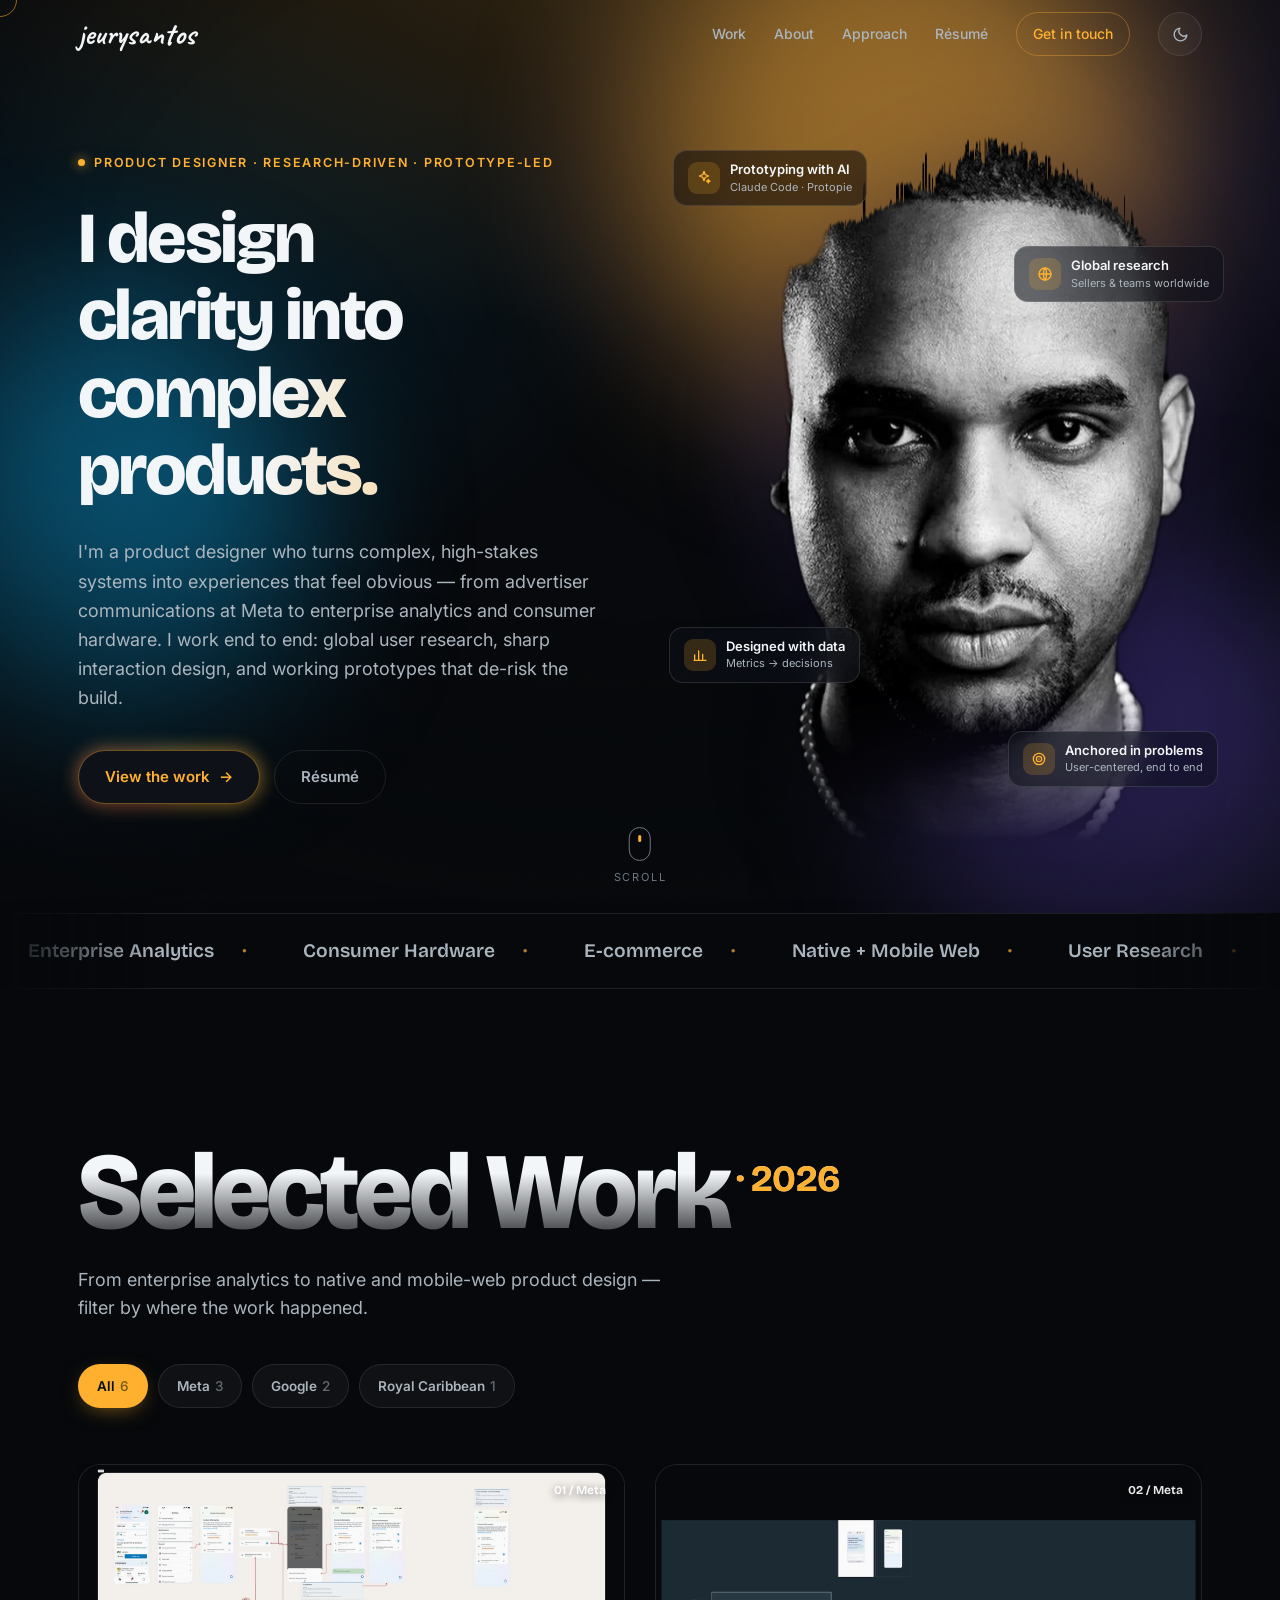
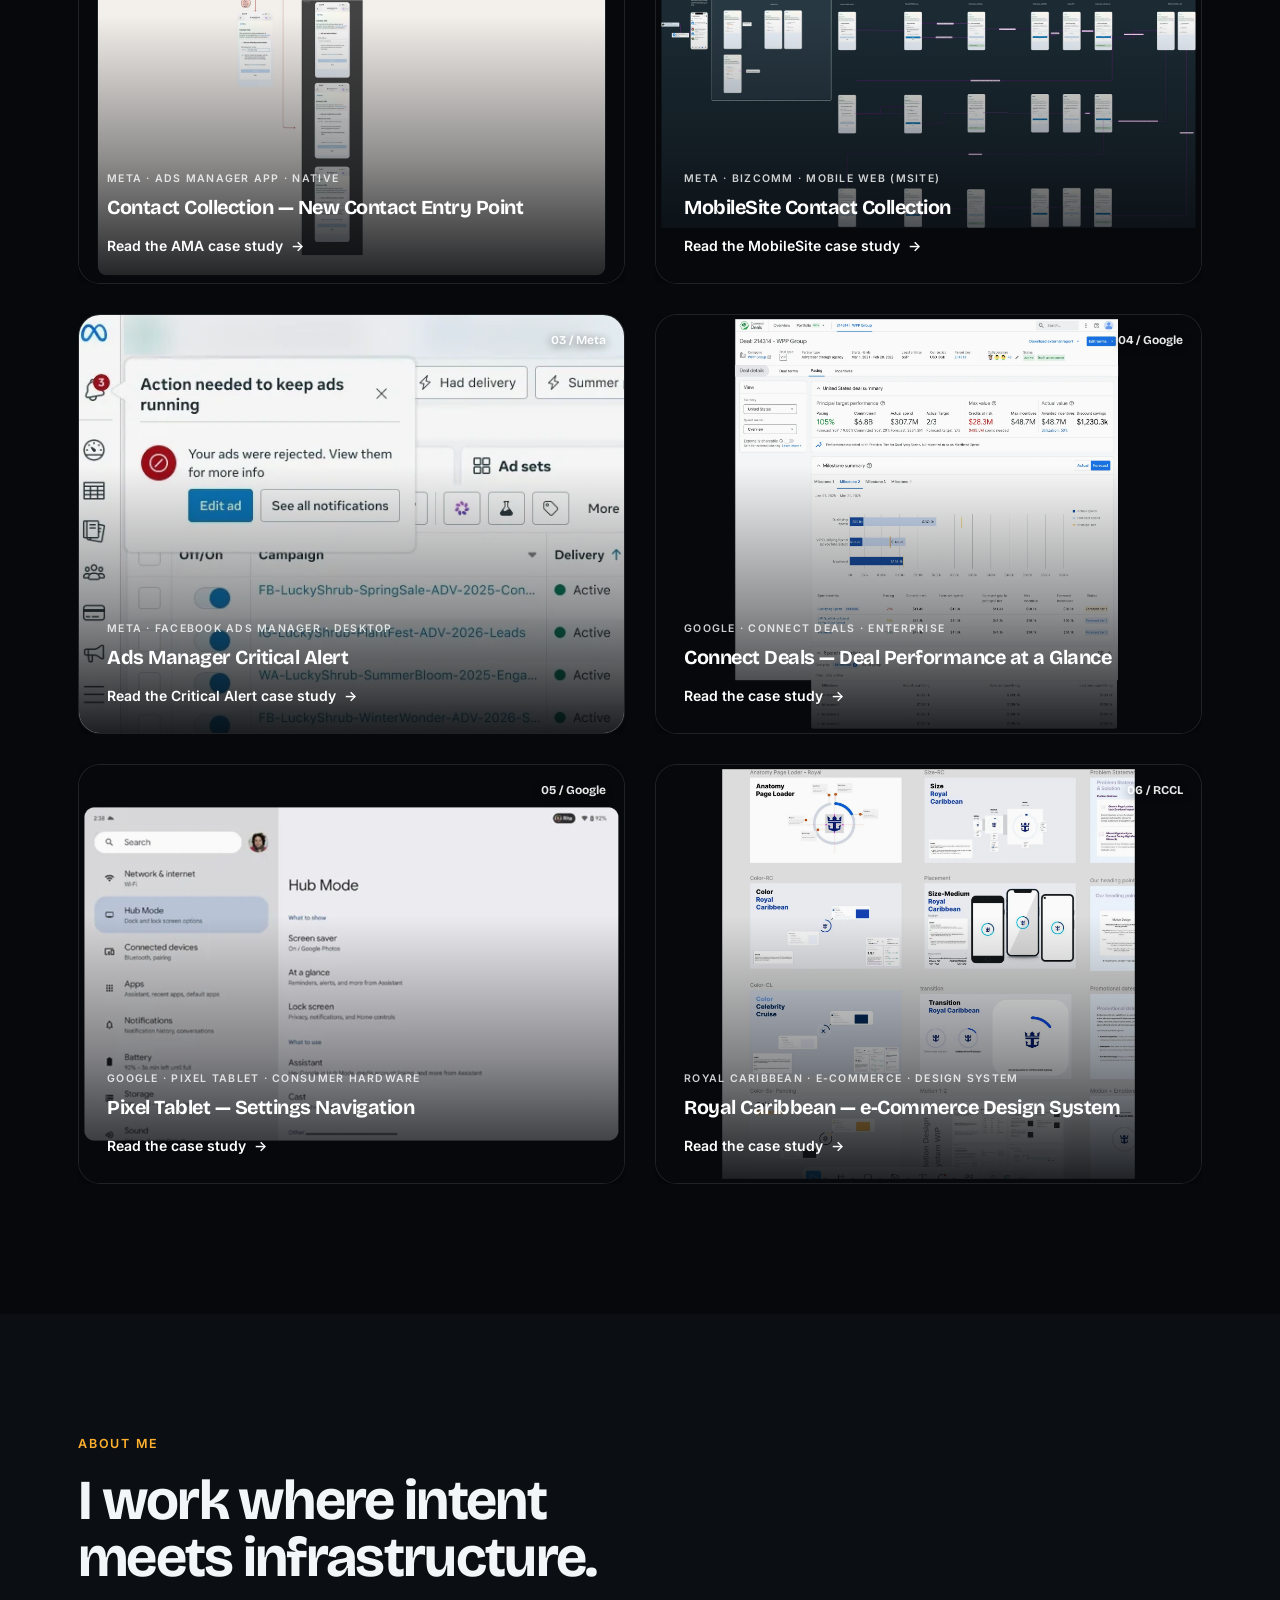
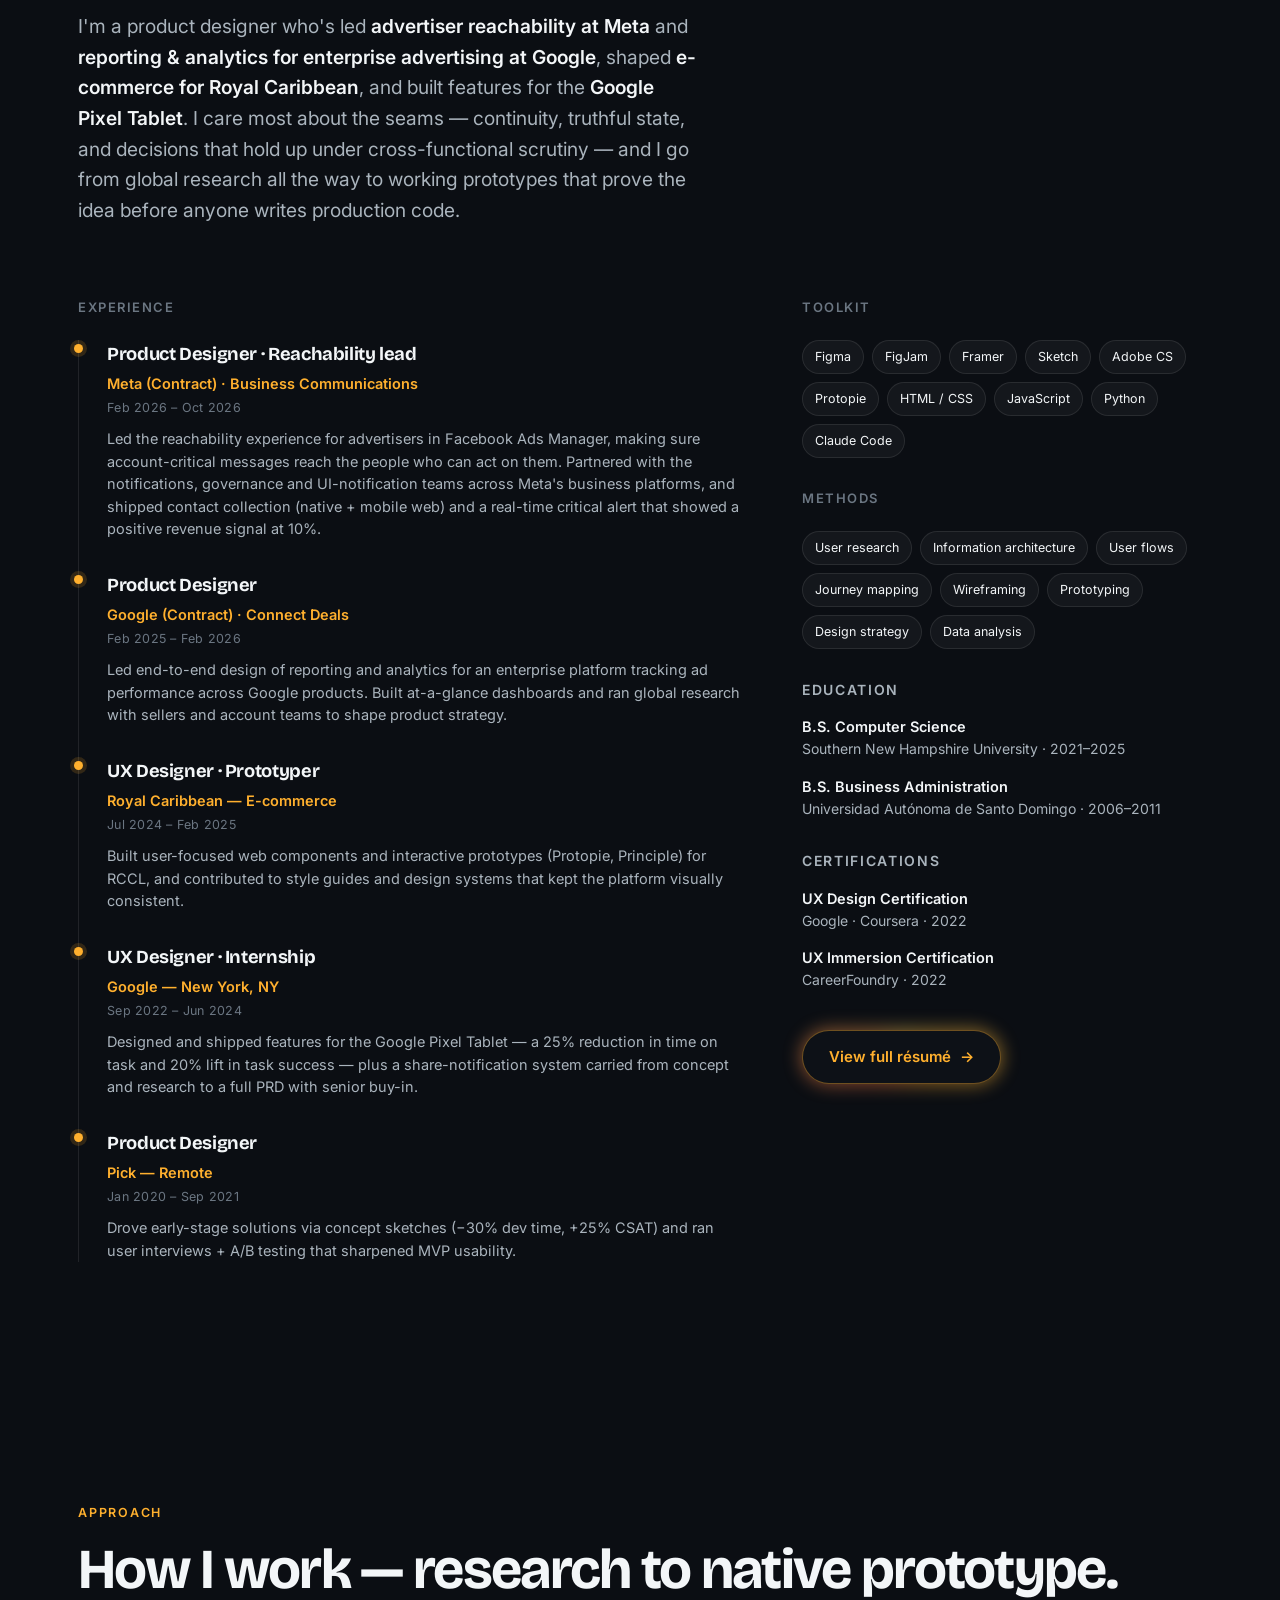
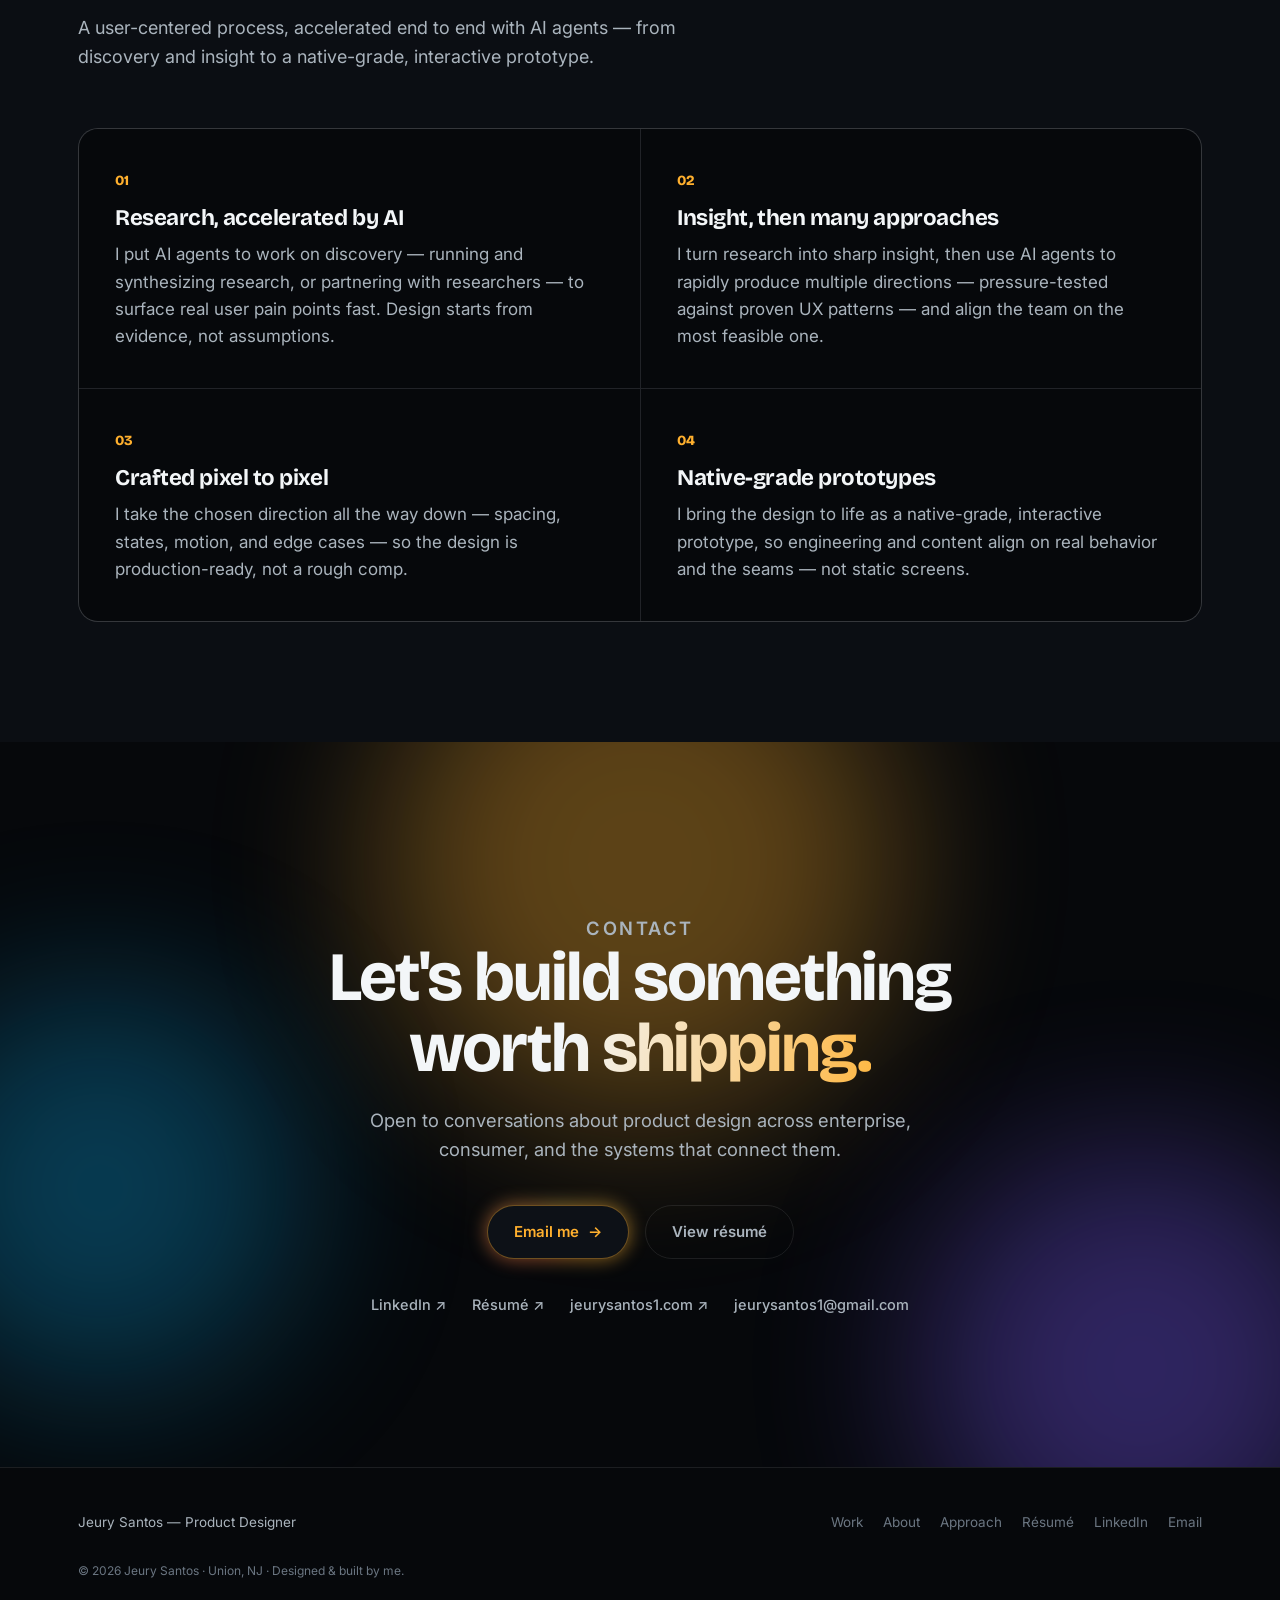
<file: index.html>
<!DOCTYPE html>
<html lang="en" data-theme="dark">
<head>
<meta charset="UTF-8"/>
<meta name="viewport" content="width=device-width, initial-scale=1.0"/>
<title>Jeury Santos — Product Designer</title>
<meta name="description" content="Jeury Santos — Product Designer. I design clarity into complex products: research-driven, prototype-led work across enterprise and consumer."/>
<script>(function(){try{var t=localStorage.getItem('theme')||'dark';document.documentElement.setAttribute('data-theme',t);}catch(e){document.documentElement.setAttribute('data-theme','dark');}})();</script>
<link rel="preconnect" href="https://fonts.googleapis.com">
<link rel="preconnect" href="https://fonts.gstatic.com" crossorigin>
<link href="https://fonts.googleapis.com/css2?family=Bricolage+Grotesque:opsz,wght@12..96,400..800&family=Caveat:wght@600;700&family=Inter:wght@400;500;600&display=swap" rel="stylesheet">
<link rel="stylesheet" href="agent/agent.css">
<script>document.documentElement.classList.add('js');</script>
<style>
  :root{
    /* fixed brand */
    --accent:#ffb02e; --accent-2:#ff7a45;
    --cs-ama:#0a9bd6; --cs-mobile:#7d5cff; --cs-alert:#2d88ff;
    --font-display:'Bricolage Grotesque',-apple-system,sans-serif;
    --font-body:'Inter',-apple-system,BlinkMacSystemFont,'Segoe UI',Roboto,Helvetica,Arial,sans-serif;
    --maxw:1180px;
    --ease-out-expo:cubic-bezier(0.16,1,0.3,1);
    --ease-out-quint:cubic-bezier(0.22,1,0.36,1);
    --ease-in-out-cine:cubic-bezier(0.83,0,0.17,1);
    --ease-spring:cubic-bezier(0.34,1.56,0.64,1);
    --ease-smooth:cubic-bezier(0.4,0,0.2,1);
    --d-base:480ms; --d-slow:900ms; --d-hero:1100ms;
  }
  /* THEME TOKENS */
  :root,[data-theme="dark"]{
    --bg-base:#06080b; --bg-alt:#0b0e13; --bg-elevated:#0d1117;
    --text:#f3f6f8; --text-soft:#aab4bd; --text-muted:#6b7682;
    --border:rgba(255,255,255,0.09); --card-bg:rgba(255,255,255,0.04);
    --shadow:0 30px 70px -28px rgba(0,0,0,.9);
    --accent-ui:#ffb02e; --nav-bg:rgba(8,10,13,.62);
    --blob-op:.5; --grain-op:.055;
  }
  [data-theme="light"]{
    --bg-base:#ffffff; --bg-alt:#f3f6f9; --bg-elevated:#ffffff;
    --text:#0f1419; --text-soft:#414b54; --text-muted:#6b7682;
    --border:rgba(15,20,25,0.10); --card-bg:rgba(15,20,25,0.015);
    --shadow:0 30px 70px -34px rgba(15,23,42,.26);
    --accent-ui:#a9610a; --nav-bg:rgba(255,255,255,.7);
    --blob-op:.3; --grain-op:.03;
  }
  *{box-sizing:border-box;}
  html{scroll-behavior:smooth;}
  body{margin:0;background:var(--bg-base);color:var(--text);font-family:var(--font-body);line-height:1.6;
    -webkit-font-smoothing:antialiased;text-rendering:optimizeLegibility;overflow-x:hidden;
    transition:background .5s var(--ease-smooth),color .5s var(--ease-smooth);}
  h1,h2,h3{font-family:var(--font-display);line-height:1.02;letter-spacing:-0.03em;margin:0;color:inherit;}
  a{color:inherit;text-decoration:none;}
  img{display:block;max-width:100%;}
  .wrap{max-width:var(--maxw);margin:0 auto;padding:0 28px;}

  .skip{position:absolute;left:-9999px;top:0;z-index:300;background:var(--accent);color:#04110d;padding:10px 16px;border-radius:0 0 10px 0;font-weight:600;}
  .skip:focus{left:0;}
  a:focus-visible,button:focus-visible{outline:2px solid var(--accent);outline-offset:3px;border-radius:8px;}

  body::after{content:"";position:fixed;inset:0;pointer-events:none;z-index:400;opacity:var(--grain-op);mix-blend-mode:overlay;
    background-image:url("data:image/svg+xml,%3Csvg xmlns='http://www.w3.org/2000/svg' width='120' height='120'%3E%3Cfilter id='n'%3E%3CfeTurbulence type='fractalNoise' baseFrequency='0.85' numOctaves='2'/%3E%3C/filter%3E%3Crect width='100%25' height='100%25' filter='url(%23n)'/%3E%3C/svg%3E");}

  .cursor{position:fixed;top:0;left:0;width:34px;height:34px;border:1px solid color-mix(in srgb,var(--accent) 60%,transparent);border-radius:50%;
    pointer-events:none;z-index:500;transform:translate(-50%,-50%);transition:width .25s,height .25s,background .25s,border-color .25s;mix-blend-mode:difference;}
  .cursor.big{width:64px;height:64px;background:color-mix(in srgb,var(--accent) 12%,transparent);border-color:transparent;}
  @media(hover:none),(pointer:coarse){.cursor{display:none;}}

  /* NAV */
  .nav{position:fixed;top:0;left:0;right:0;z-index:200;transition:background .4s var(--ease-smooth),backdrop-filter .4s,border-color .4s,transform .5s var(--ease-smooth),opacity .4s var(--ease-smooth);border-bottom:1px solid transparent;}
  .nav.hidden{transform:translateY(-100%);opacity:0;pointer-events:none;}
  .nav.scrolled{background:var(--nav-bg);backdrop-filter:blur(18px) saturate(160%);border-bottom-color:var(--border);}
  .nav .wrap{display:flex;align-items:center;justify-content:space-between;height:68px;}
  .brand{display:flex;align-items:center;gap:11px;}
  .brand-name{font-family:'Caveat',cursive;font-weight:700;font-size:30px;line-height:1;color:var(--text);transition:color .35s,filter .35s;}
  .brand:hover .brand-name{background:linear-gradient(100deg,#ffd05a,#ffb02e,#ff7a45);background-size:200% 100%;-webkit-background-clip:text;background-clip:text;-webkit-text-fill-color:transparent;color:transparent;filter:drop-shadow(0 0 14px color-mix(in srgb,var(--accent) 45%,transparent));animation:sheen 4s ease-in-out infinite alternate;}
  .navlinks{display:flex;align-items:center;gap:28px;}
  .navlinks a{font-size:14px;font-weight:500;color:var(--text-soft);transition:color .25s;display:inline-flex;align-items:center;min-height:44px;}
  .navlinks a:hover{color:var(--text);}
  .nav-cta{font-size:14px;font-weight:600;color:var(--accent-ui)!important;border:1px solid color-mix(in srgb,var(--accent) 35%,transparent);padding:8px 16px;border-radius:999px;transition:all .3s var(--ease-spring);display:inline-flex;align-items:center;min-height:44px;}
  .nav-cta:hover{background:color-mix(in srgb,var(--accent) 10%,transparent);box-shadow:0 0 24px rgba(255,176,46,.3);}
  .theme-toggle{width:44px;height:44px;border-radius:50%;border:1px solid var(--border);background:var(--card-bg);color:var(--text-soft);
    cursor:pointer;display:grid;place-items:center;transition:all .3s var(--ease-spring);}
  .theme-toggle:hover{color:var(--text);border-color:color-mix(in srgb,var(--accent) 40%,transparent);transform:rotate(18deg);}
  .theme-toggle .sun{display:none;}.theme-toggle .moon{display:block;}
  [data-theme="light"] .theme-toggle .sun{display:block;}[data-theme="light"] .theme-toggle .moon{display:none;}
  @media(max-width:860px){.navlinks a:not(.nav-cta){display:none;}}

  /* FLOATING GLASS DOCK */
  .dock{position:fixed;left:50%;bottom:24px;z-index:210;display:flex;align-items:center;gap:4px;padding:7px;border-radius:999px;
    background:var(--nav-bg);-webkit-backdrop-filter:blur(22px) saturate(180%);backdrop-filter:blur(22px) saturate(180%);
    border:1px solid var(--border);box-shadow:0 20px 50px -16px rgba(0,0,0,.6),inset 0 1px 0 rgba(255,255,255,.1);
    transform:translate(-50%,150%);opacity:0;pointer-events:none;
    transition:transform .55s var(--ease-spring),opacity .4s var(--ease-smooth);}
  .dock.show{transform:translate(-50%,0);opacity:1;pointer-events:auto;}
  .dock a,.dock button{position:relative;width:44px;height:44px;border-radius:50%;display:grid;place-items:center;color:var(--text-soft);
    background:transparent;border:none;cursor:pointer;transition:color .25s,background .25s,transform .25s var(--ease-spring);}
  .dock a:hover,.dock button:hover{color:var(--text);background:color-mix(in srgb,var(--accent) 16%,transparent);transform:translateY(-4px);}
  .dock a svg,.dock button svg{width:19px;height:19px;fill:none;stroke:currentColor;stroke-width:1.9;stroke-linecap:round;stroke-linejoin:round;}
  .dock a.active{color:var(--accent-ui);}
  .dock a.active::after{content:"";position:absolute;bottom:5px;left:50%;transform:translateX(-50%);width:4px;height:4px;border-radius:50%;background:var(--accent);box-shadow:0 0 8px var(--accent);}
  .dock-sep{width:1px;height:22px;background:var(--border);margin:0 3px;}
  .dock-theme .sun{display:none;}.dock-theme .moon{display:block;}
  [data-theme="light"] .dock-theme .sun{display:block;}[data-theme="light"] .dock-theme .moon{display:none;}
  /* dock tooltips */
  .dock a::before,.dock button::before{content:attr(data-label);position:absolute;bottom:calc(100% + 12px);left:50%;
    transform:translateX(-50%) translateY(5px);background:var(--bg-elevated);color:var(--text);font-size:11.5px;font-weight:600;
    padding:5px 10px;border-radius:8px;white-space:nowrap;opacity:0;pointer-events:none;border:1px solid var(--border);
    box-shadow:var(--shadow);transition:opacity .2s,transform .2s;}
  .dock a:hover::before,.dock button:hover::before{opacity:1;transform:translateX(-50%) translateY(0);}
  @media(max-width:560px){.dock{bottom:16px;gap:2px;padding:6px;}.dock a,.dock button{width:44px;height:44px;}}

  /* BUTTONS */
  .btn{position:relative;display:inline-flex;align-items:center;gap:9px;font-family:var(--font-body);font-weight:600;font-size:15px;padding:14px 26px;border-radius:999px;cursor:pointer;border:none;transition:transform .3s var(--ease-spring),box-shadow .3s,background .3s;}
  .btn-primary{background:var(--bg-elevated);color:var(--accent-ui);border:1px solid color-mix(in srgb,var(--accent) 40%,transparent);}
  .btn-primary::before{content:"";position:absolute;inset:-2px;border-radius:inherit;z-index:-1;background:conic-gradient(from 0deg,#ffd05a,#ffb02e,#ff7a45,#ffd05a);filter:blur(9px);opacity:.5;animation:spin 7s linear infinite;}
  .btn-primary:hover{background:linear-gradient(100deg,#ffd05a,#ffb02e,#ff7a45);color:#04110d;border-color:transparent;box-shadow:0 14px 50px -10px rgba(125,92,255,.5);}
  .btn-primary:hover::before{opacity:.95;filter:blur(5px);}
  @keyframes spin{to{transform:rotate(1turn);}}
  .btn-ghost{background:transparent;color:var(--text-soft);border:1px solid var(--border);}
  .btn-ghost:hover{color:var(--text);border-color:var(--text-muted);}
  .arrow{transition:transform .3s var(--ease-spring);}
  .btn:hover .arrow,.case-link:hover .arrow{transform:translateX(4px);}

  [data-reveal]{opacity:0;transform:translateY(38px);transition:opacity var(--d-base) var(--ease-out-quint),transform var(--d-base) var(--ease-out-quint);transition-delay:calc(var(--i,0) * 85ms);will-change:transform,opacity;}
  [data-reveal].in{opacity:1;transform:none;}
  [data-parallax]{will-change:transform;}

  /* HERO */
  .hero{position:relative;min-height:100vh;display:flex;align-items:center;overflow:hidden;
    background:radial-gradient(120% 90% at 50% -10%,rgba(255,176,46,.18) 0%,transparent 52%),radial-gradient(80% 70% at 82% 18%,rgba(125,92,255,.16) 0%,transparent 58%),radial-gradient(70% 60% at 10% 32%,rgba(10,155,214,.14) 0%,transparent 58%),var(--bg-base);}
  [data-theme="light"] .hero{background:radial-gradient(120% 90% at 50% -10%,rgba(255,176,46,.16) 0%,transparent 52%),radial-gradient(80% 70% at 82% 18%,rgba(125,92,255,.12) 0%,transparent 58%),radial-gradient(70% 60% at 10% 32%,rgba(10,155,214,.10) 0%,transparent 58%),var(--bg-base);}
  .hero::after{content:"";position:absolute;inset:0;pointer-events:none;background:radial-gradient(110% 100% at 50% 30%,transparent 38%,var(--bg-base) 100%);}
  .aurora{position:absolute;inset:0;z-index:0;pointer-events:none;}
  .blob{position:absolute;border-radius:50%;filter:blur(85px);opacity:var(--blob-op);will-change:transform;}
  .blob-1{width:520px;height:520px;background:var(--accent);top:-140px;left:50%;transform:translateX(-50%);animation:drift 19s ease-in-out infinite alternate;}
  .blob-2{width:440px;height:440px;background:var(--cs-mobile);bottom:-120px;right:-80px;animation:drift 23s -6s ease-in-out infinite alternate;}
  .blob-3{width:400px;height:400px;background:var(--cs-ama);top:34%;left:-100px;animation:drift 27s -12s ease-in-out infinite alternate;}
  @keyframes drift{to{transform:translate(46px,-34px) scale(1.1);}}
  .hero .wrap{position:relative;z-index:2;display:grid;grid-template-columns:1.05fr .95fr;gap:64px;align-items:center;padding-top:120px;padding-bottom:80px;width:100%;}
  .eyebrow{display:inline-flex;align-items:center;gap:9px;font-size:12.5px;font-weight:600;letter-spacing:.14em;text-transform:uppercase;color:var(--accent-ui);}
  .eyebrow::before{content:"";width:7px;height:7px;border-radius:50%;background:var(--accent);box-shadow:0 0 12px var(--accent);}
  .hero h1{font-size:clamp(2.4rem,5.6vw,4.7rem);font-weight:800;margin:26px 0 0;letter-spacing:-.035em;line-height:1.08;}
  .hero h1 .line{display:block;overflow:hidden;}
  .hero h1 .line>span{display:block;transform:translateY(110%);}
  .grad{background:linear-gradient(100deg,var(--text) 16%,var(--accent) 50%,var(--accent-2) 84%);background-size:220% 100%;-webkit-background-clip:text;background-clip:text;color:transparent;animation:sheen 9s ease-in-out infinite alternate;}
  @keyframes sheen{to{background-position:100% 0;}}
  .hero .lede{font-size:clamp(1.125rem,1.3vw,1.25rem);color:var(--text-soft);margin:28px 0 0;max-width:48ch;line-height:1.62;}
  .hero-cta{display:flex;flex-wrap:wrap;gap:14px;margin-top:38px;}
  .hero-visual{position:relative;}
  .portrait-wrap{position:relative;width:min(100%,440px);margin-left:auto;}
  /* soft aura halo behind the cutout */
  .portrait-wrap::before{content:"";position:absolute;left:50%;top:44%;transform:translate(-50%,-50%);width:115%;height:78%;z-index:0;border-radius:50%;
    background:radial-gradient(circle at 50% 50%,color-mix(in srgb,var(--accent) 55%,transparent),color-mix(in srgb,var(--cs-mobile) 38%,transparent) 46%,transparent 70%);
    filter:blur(50px);opacity:.5;animation:bob 9s ease-in-out infinite;}
  .portrait{position:relative;z-index:1;background:transparent;}
  .portrait img{width:100%;height:auto;display:block;filter:drop-shadow(0 26px 46px rgba(0,0,0,.45));}
  [data-theme="light"] .portrait img{filter:drop-shadow(0 26px 40px rgba(15,23,42,.28));}
  [data-theme="light"] .portrait-wrap::before{opacity:.38;}
  .vfloat{position:absolute;z-index:3;background:var(--card-bg);backdrop-filter:blur(16px) saturate(150%);border:1px solid var(--border);border-radius:14px;padding:11px 14px;display:flex;align-items:center;gap:10px;box-shadow:var(--shadow);max-width:224px;}
  [data-theme="dark"] .vfloat{background:rgba(13,17,23,.58);border-color:rgba(255,255,255,.12);}
  [data-theme="light"] .vfloat{background:rgba(255,255,255,.88);border-color:rgba(15,20,25,.12);box-shadow:0 18px 40px -18px rgba(15,23,42,.32);}
  .vfloat .ico{flex-shrink:0;width:32px;height:32px;border-radius:9px;display:grid;place-items:center;background:color-mix(in srgb,var(--accent) 18%,transparent);color:var(--accent-ui);}
  .vfloat .ico svg{width:16px;height:16px;fill:none;stroke:currentColor;stroke-width:2;stroke-linecap:round;stroke-linejoin:round;}
  .vfloat .t1{font-size:13px;font-weight:600;color:var(--text);line-height:1.2;}
  .vfloat .t2{font-size:11px;color:var(--text-soft);line-height:1.3;margin-top:2px;}
  .vf-1{left:-26px;top:30px;animation:bob 6s ease-in-out infinite;}
  .vf-2{right:-22px;top:126px;animation:bob 7.5s -1.5s ease-in-out infinite;}
  .vf-3{left:-30px;bottom:150px;animation:bob 7s -3s ease-in-out infinite;}
  .vf-4{right:-16px;bottom:46px;animation:bob 6.5s -2.2s ease-in-out infinite;}
  @media(max-width:920px){.vf-2,.vf-3{display:none;}.vf-1{left:-6px;top:10px;}.vf-4{right:-6px;bottom:8px;}}
  @keyframes bob{50%{transform:translateY(-12px);}}
  .scroll-hint{position:absolute;left:50%;bottom:26px;transform:translateX(-50%);z-index:3;display:flex;flex-direction:column;align-items:center;gap:8px;color:var(--text-muted);font-size:11px;letter-spacing:.16em;text-transform:uppercase;}
  .mouse{width:22px;height:34px;border:1.5px solid var(--text-muted);border-radius:12px;position:relative;}
  .mouse::after{content:"";position:absolute;left:50%;top:7px;width:3px;height:7px;border-radius:2px;background:var(--accent);transform:translateX(-50%);animation:wheel 1.8s ease-in-out infinite;}
  @keyframes wheel{0%{opacity:0;transform:translate(-50%,0);}30%{opacity:1;}100%{opacity:0;transform:translate(-50%,10px);}}
  @media(max-width:920px){.hero .wrap{grid-template-columns:1fr;gap:6px;padding-top:108px;}.hero-visual{margin-top:26px;}.portrait-wrap{margin:0 auto;width:min(100%,330px);}.scroll-hint{display:none;}}

  .is-loaded .hero h1 .line>span{animation:rise var(--d-slow) var(--ease-out-expo) forwards;}
  .is-loaded .hero h1 .line:nth-child(1)>span{animation-delay:.30s;}
  .is-loaded .hero h1 .line:nth-child(2)>span{animation-delay:.42s;}
  .is-loaded .hero h1 .line:nth-child(3)>span{animation-delay:.54s;}
  @keyframes rise{to{transform:translateY(0);}}
  .fade-up{opacity:0;transform:translateY(18px);}
  .is-loaded .fade-up{animation:fadeUp .7s var(--ease-out-quint) forwards;}
  .is-loaded .eyebrow.fade-up{animation-delay:.15s;}
  .is-loaded .lede.fade-up{animation-delay:.72s;}
  .is-loaded .hero-cta.fade-up{animation-delay:.86s;}
  @keyframes fadeUp{to{opacity:1;transform:none;}}

  /* MARQUEE */
  .marquee{position:relative;z-index:2;background:var(--bg-base);border-top:1px solid var(--border);border-bottom:1px solid var(--border);padding:22px 0;overflow:hidden;-webkit-mask-image:linear-gradient(90deg,transparent,#000 12%,#000 88%,transparent);mask-image:linear-gradient(90deg,transparent,#000 12%,#000 88%,transparent);}
  .mtrack{display:flex;width:max-content;animation:scrollX 30s linear infinite;}
  .marquee:hover .mtrack{animation-play-state:paused;}
  @keyframes scrollX{to{transform:translateX(-50%);}}
  .mitem{display:inline-flex;align-items:center;font-family:var(--font-display);font-weight:600;font-size:clamp(1rem,1.5vw,1.4rem);color:var(--text-soft);padding:0 28px;white-space:nowrap;}
  .mitem::after{content:"●";color:var(--accent);font-size:8px;margin-left:28px;opacity:.7;}

  section{position:relative;padding:120px 0;}
  @media(max-width:760px){section{padding:80px 0;}}
  .sec-eyebrow{font-size:12.5px;font-weight:600;letter-spacing:.14em;text-transform:uppercase;color:var(--accent-ui);margin:0 0 18px;}
  h2{font-size:clamp(2rem,4.4vw,3.6rem);font-weight:700;letter-spacing:-.03em;}

  /* ABOUT */
  .about{background:var(--bg-alt);}
  .about-head{max-width:62ch;}
  .about-lede{font-size:clamp(1.1rem,1.5vw,1.4rem);color:var(--text-soft);line-height:1.6;margin:24px 0 0;}
  .about-lede strong{color:var(--text);font-weight:600;}
  .stats{display:grid;grid-template-columns:repeat(4,1fr);gap:18px;margin:56px 0 0;}
  .stat{border:1px solid var(--border);border-radius:16px;padding:24px;background:var(--card-bg);}
  .snum{font-family:var(--font-display);font-weight:800;font-size:clamp(1.8rem,3vw,2.6rem);color:var(--text);letter-spacing:-.03em;display:block;}
  .snum em{color:var(--accent-ui);font-style:normal;}
  .slab{font-size:13px;color:var(--text-muted);margin-top:8px;display:block;line-height:1.45;}
  @media(max-width:760px){.stats{grid-template-columns:1fr 1fr;}}
  .about-cols{display:grid;grid-template-columns:1.25fr .75fr;gap:56px;margin-top:72px;}
  @media(max-width:860px){.about-cols{grid-template-columns:1fr;gap:44px;}}
  .colh{font-size:13px;font-weight:600;letter-spacing:.12em;text-transform:uppercase;color:var(--text-muted);margin:0 0 22px;font-family:var(--font-body);}
  .timeline{position:relative;}
  .tl-item{position:relative;padding:0 0 30px 28px;border-left:1px solid var(--border);}
  .tl-item:last-child{padding-bottom:0;}
  .tl-item::before{content:"";position:absolute;left:-5px;top:4px;width:9px;height:9px;border-radius:50%;background:var(--accent);box-shadow:0 0 0 4px color-mix(in srgb,var(--accent) 16%,transparent);}
  .tl-role{font-family:var(--font-display);font-weight:700;font-size:1.15rem;color:var(--text);letter-spacing:-.02em;}
  .tl-org{font-size:14.5px;color:var(--accent-ui);font-weight:600;margin-top:3px;}
  .tl-when{font-size:12.5px;color:var(--text-muted);margin-top:3px;letter-spacing:.02em;}
  .tl-item p{font-size:14.5px;color:var(--text-soft);margin:10px 0 0;line-height:1.55;}
  .capgroup{margin-bottom:30px;}
  .tags{display:flex;flex-wrap:wrap;gap:8px;}
  .tags span{font-size:12.5px;color:var(--text);background:var(--card-bg);border:1px solid var(--border);padding:6px 12px;border-radius:999px;}
  .edu p{margin:0 0 14px;font-size:14px;color:var(--text-soft);}
  .edu p strong{color:var(--text);font-weight:600;display:block;font-size:14.5px;}
  .about-cols .btn{margin-top:8px;}

  /* WORK */
  .work{background:var(--bg-base);padding:150px 0 130px;}
  .work .sticky-head{position:sticky;top:0;z-index:5;padding:30px 0 26px;background:linear-gradient(var(--bg-base),var(--bg-base) 70%,transparent);}
  .work-sub{color:var(--text-soft);font-size:1.125rem;margin:14px 0 0;max-width:52ch;}
  /* ---- POSTER BLEED cards ---- */
  .cases{display:grid;grid-template-columns:repeat(2,1fr);gap:30px;margin-top:56px;}
  .case-card{position:relative;display:flex;align-items:flex-end;min-height:420px;border-radius:22px;overflow:hidden;cursor:pointer;border:1px solid var(--border);background:#0a0c10;box-shadow:var(--shadow);transition:transform .55s var(--ease-out-quint),box-shadow .55s,border-color .55s;clip-path:inset(0 0 100% 0);opacity:0;}
  .case-card.in{clip-path:inset(0 0 0% 0);opacity:1;}
  .case-card .media{position:absolute;inset:0;z-index:0;overflow:hidden;}
  .case-card .media img{width:100%;height:100%;object-fit:cover;object-position:top center;transform:scale(1.04);filter:brightness(.97) saturate(1);transition:transform .7s var(--ease-out-expo),filter .55s var(--ease-out-quint);}
  /* rest: clean image up top, soft scrim only at the bottom for the title */
  .case-card .media::after{content:"";position:absolute;inset:0;z-index:1;background:linear-gradient(180deg,rgba(6,8,11,0) 36%,rgba(6,8,11,.42) 70%,rgba(6,8,11,.9) 100%);}
  /* hover: dark overlay so the content reads clearly */
  .case-card .media::before{content:"";position:absolute;inset:0;z-index:1;background:linear-gradient(180deg,rgba(6,8,11,.5),rgba(6,8,11,.9));opacity:0;transition:opacity .5s var(--ease-out-quint);}
  .case-card .body{position:relative;z-index:2;width:100%;padding:26px 28px 26px;display:flex;flex-direction:column;opacity:0;transform:translateY(18px);transition:opacity .6s var(--ease-out-quint) .25s,transform .6s var(--ease-out-quint) .25s;}
  .case-card.in .body{opacity:1;transform:none;}
  .case-tag{font-size:10.5px;font-weight:600;letter-spacing:.12em;text-transform:uppercase;color:#fff;opacity:.8;margin:0 0 9px;}
  .case-num{position:absolute;top:16px;right:18px;font-family:var(--font-display);font-weight:700;font-size:12px;color:#fff;opacity:.9;z-index:3;text-shadow:0 2px 10px rgba(0,0,0,.7);}
  .case-card h3{font-size:clamp(1.2rem,1.55vw,1.55rem);font-weight:700;color:#fff;letter-spacing:-.025em;line-height:1.1;}
  .case-desc{color:rgba(255,255,255,.8);font-size:.85rem;line-height:1.5;max-height:0;opacity:0;overflow:hidden;margin:0;transition:max-height .55s var(--ease-out-quint),opacity .4s var(--ease-out-quint),margin .4s;}
  .case-status{display:none;}
  .case-status .pdot{width:6px;height:6px;border-radius:50%;background:var(--cs);box-shadow:0 0 10px var(--cs);}
  .case-chips{display:none;}
  .case-teaser{display:none;}
  .case-link{display:inline-flex;align-items:center;gap:8px;margin-top:16px;font-weight:600;font-size:14px;color:#fff;align-self:flex-start;}
  .case-link .arrow{transition:transform .3s var(--ease-spring);}
  /* hover: scrim retreats, image brightens + zooms, description reveals, CTA arms */
  .case-card:hover{transform:translateY(-6px);border-color:color-mix(in srgb,var(--cs) 55%,transparent);box-shadow:0 0 0 1px color-mix(in srgb,var(--cs) 35%,transparent),0 26px 70px -22px color-mix(in srgb,var(--cs) 55%,transparent),var(--shadow);}
  .case-card:hover .media img{transform:scale(1.08);filter:brightness(.8) saturate(1.04);}
  .case-card:hover .media::before{opacity:1;}
  .case-card:hover .case-desc{max-height:9em;opacity:1;margin:10px 0 0;}
  .case-card:hover .case-link .arrow{transform:translateX(5px);}
  /* placeholder (no real page) = subtler, no false affordance */
  .case-card.no-link:hover{transform:none;box-shadow:var(--shadow);border-color:var(--border);}
  /* full-image (contained) card — shows the whole image, not a zoomed crop */
  .case-card .media-contain{background:#06080b;}
  /* desktop screenshot: keep the bell + card corner in frame */
  .case-card .media-alert img,.case-card:hover .media-alert img{object-position:left top;}
  .case-card .media-contain img,.case-card:hover .media-contain img{object-fit:contain;object-position:center;}
  .case-card .media-contain img{transform:scale(.98);filter:brightness(.98) saturate(1);}
  .case-card:hover .media-contain img{transform:scale(1);filter:brightness(.92) saturate(1.02);}
  @media(max-width:1080px){.cases{grid-template-columns:1fr;}.case-card{min-height:360px;}}
  @media(prefers-reduced-motion:reduce){.case-card .case-desc{max-height:9em;opacity:1;margin:10px 0 0;}}

  /* work title (big, blended) + filters */
  .work-head{margin-bottom:34px;}
  .work-title{font-family:var(--font-display);font-weight:800;letter-spacing:-.04em;line-height:.98;
    font-size:clamp(2.7rem,8.5vw,7rem);margin:0;
    background:linear-gradient(180deg,var(--text) 32%,color-mix(in srgb,var(--text) 10%,transparent) 100%);
    -webkit-background-clip:text;background-clip:text;color:transparent;}
  .wt-year{font-size:.34em;font-weight:700;vertical-align:super;-webkit-text-fill-color:var(--accent-ui);color:var(--accent-ui);letter-spacing:-.02em;}
  .work-sub{color:var(--text-soft);font-size:1.125rem;margin:20px 0 0;max-width:56ch;}
  .filters{display:flex;flex-wrap:wrap;gap:10px;margin:40px 0 0;}
  .chip-filter{font-family:var(--font-body);font-size:13.5px;font-weight:600;color:var(--text-soft);background:var(--card-bg);
    border:1px solid var(--border);padding:9px 18px;border-radius:999px;cursor:pointer;transition:all .28s var(--ease-spring);
    min-height:44px;display:inline-flex;align-items:center;}
  .chip-filter:hover{color:var(--text);border-color:var(--text-muted);}
  .chip-filter.active{color:#04110d;background:var(--accent);border-color:transparent;box-shadow:0 6px 22px -8px rgba(255,176,46,.6);}
  .chip-filter .n{opacity:.55;font-weight:500;margin-left:5px;}
  .case-card.hide{display:none;}
  .cases.filtered .case-card:not(.hide){animation:cardIn .5s var(--ease-out-quint);}
  @keyframes cardIn{from{opacity:0;transform:translateY(20px) scale(.985);}to{opacity:1;transform:none;}}
  .case-card.no-link{cursor:default;}
  /* placeholder media for work without a case-study page */
  .media-ph{position:relative;overflow:hidden;
    background:
      linear-gradient(color-mix(in srgb,var(--cs) 13%,transparent) 1px,transparent 1px) 0 0/42px 42px,
      linear-gradient(90deg,color-mix(in srgb,var(--cs) 13%,transparent) 1px,transparent 1px) 0 0/42px 42px,
      radial-gradient(120% 95% at 82% 4%,color-mix(in srgb,var(--cs) 50%,transparent),transparent 58%),
      linear-gradient(150deg,color-mix(in srgb,var(--cs) 30%,#0a0c10),#080a0d 74%);}
  .media-ph .mono{display:block;position:absolute;top:26px;left:28px;right:28px;z-index:1;font-family:var(--font-display);font-weight:800;
    font-size:clamp(2rem,3.2vw,2.9rem);line-height:.9;letter-spacing:-.03em;color:#fff;opacity:.2;}
  .media-ph .phtype{display:none;}
  .case-soon{display:inline-flex;align-items:center;gap:8px;margin-top:16px;font-weight:600;font-size:13.5px;color:rgba(255,255,255,.72);align-self:flex-start;}
  .case-soon::before{content:"";width:7px;height:7px;border-radius:50%;border:1px solid rgba(255,255,255,.5);}

  /* APPROACH */
  .approach{background:var(--bg-alt);}
  .principles{display:grid;grid-template-columns:repeat(2,1fr);gap:1px;margin-top:56px;border:1px solid var(--border);border-radius:20px;overflow:hidden;background:var(--border);}
  .principle{background:var(--bg-base);padding:38px 36px;transition:background .35s;}
  .principle:hover{background:var(--bg-alt);}
  .principle .pn{font-family:var(--font-display);font-weight:800;font-size:14px;color:var(--accent-ui);}
  .principle h3{font-size:1.4rem;font-weight:700;color:var(--text);margin:14px 0 12px;letter-spacing:-.02em;}
  .principle p{color:var(--text-soft);font-size:1.0625rem;margin:0;line-height:1.6;}
  @media(max-width:760px){.principles{grid-template-columns:1fr;}}

  /* CONTACT */
  .contact{position:relative;background:var(--bg-base);overflow:hidden;text-align:center;padding:150px 0;}
  .contact .aurora .blob{opacity:calc(var(--blob-op) * .7);}
  .contact .wrap{position:relative;z-index:2;}
  .contact h2{font-size:clamp(2.4rem,5.4vw,4.4rem);}
  .contact p{color:var(--text-soft);font-size:1.15rem;max-width:46ch;margin:22px auto 0;}
  .contact-cta{display:flex;justify-content:center;flex-wrap:wrap;gap:16px;margin-top:40px;}
  .contact-links{display:flex;justify-content:center;flex-wrap:wrap;gap:26px;margin-top:34px;}
  .contact-links a{font-size:14.5px;font-weight:500;color:var(--text-soft);background:linear-gradient(currentColor,currentColor) no-repeat 0 100%/0 1px;transition:background-size .4s var(--ease-out-quint),color .3s;}
  .contact-links a:hover{color:var(--text);background-size:100% 1px;}

  footer{background:var(--bg-base);color:var(--text-muted);border-top:1px solid var(--border);padding:44px 0;}
  footer .wrap{display:flex;align-items:center;justify-content:space-between;flex-wrap:wrap;gap:18px;font-size:13.5px;}
  footer .fl{color:var(--text-soft);}
  footer .fr{display:flex;flex-wrap:wrap;gap:20px;}
  footer .fr a:hover{color:var(--text);}
  footer .fbottom{margin-top:10px;width:100%;font-size:12px;color:var(--text-muted);}

  .enter-overlay{position:fixed;z-index:9999;border-radius:20px;pointer-events:none;transition:transform .8s var(--ease-in-out-cine),border-radius .8s var(--ease-in-out-cine),opacity .25s ease;transform-origin:center;}
  .enter-title{position:fixed;left:50%;top:50%;z-index:10000;color:#fff;pointer-events:none;font-family:var(--font-display);font-weight:800;font-size:clamp(1.6rem,5vw,3.4rem);letter-spacing:-.03em;opacity:0;transform:translate(-50%,-40%);transition:opacity .45s ease .28s,transform .6s var(--ease-out-expo) .28s;text-align:center;}

  @media(prefers-reduced-motion:reduce){
    *,*::before,*::after{animation-duration:.001ms!important;animation-iteration-count:1!important;transition-duration:.001ms!important;scroll-behavior:auto!important;}
    [data-reveal],.fade-up{opacity:1!important;transform:none!important;}
    .hero h1 .line>span{transform:none!important;}
    .case-card{clip-path:none!important;transform:none!important;opacity:1!important;}
    .case-card .media img{transform:none!important;}
    .case-card .body{opacity:1!important;transform:none!important;}
    .cursor{display:none!important;}
  }
</style>
</head>
<body id="top">
<a class="skip" href="#work">Skip to work</a>
<div class="cursor" aria-hidden="true"></div>

<nav class="nav" aria-label="Primary">
  <div class="wrap">
    <a class="brand" href="#top" aria-label="Jeury Santos — home">
      <span class="brand-name">jeurysantos</span>
    </a>
    <div class="navlinks">
      <a href="#work">Work</a>
      <a href="#about">About</a>
      <a href="#approach">Approach</a>
      <a href="resume.html">Résumé</a>
      <a class="nav-cta" href="#contact">Get in touch</a>
      <button class="theme-toggle" type="button" aria-label="Toggle light/dark theme" title="Toggle theme">
        <svg class="moon" width="17" height="17" viewBox="0 0 24 24" fill="none" stroke="currentColor" stroke-width="2" stroke-linecap="round" stroke-linejoin="round"><path d="M21 12.79A9 9 0 1 1 11.21 3 7 7 0 0 0 21 12.79z"/></svg>
        <svg class="sun" width="18" height="18" viewBox="0 0 24 24" fill="none" stroke="currentColor" stroke-width="2" stroke-linecap="round" stroke-linejoin="round"><circle cx="12" cy="12" r="4.5"/><path d="M12 1v3M12 20v3M4.2 4.2l2.1 2.1M17.7 17.7l2.1 2.1M1 12h3M20 12h3M4.2 19.8l2.1-2.1M17.7 6.3l2.1-2.1"/></svg>
      </button>
    </div>
  </div>
</nav>

<!-- FLOATING GLASS DOCK (appears on scroll) -->
<nav class="dock" aria-label="Quick navigation">
  <a href="#top" data-dock="top" data-label="Top" aria-label="Back to top"><svg viewBox="0 0 24 24"><path d="M3 11.5 12 4l9 7.5"/><path d="M5 10v10h14V10"/></svg></a>
  <a href="#work" data-dock="work" data-label="Work" aria-label="Work"><svg viewBox="0 0 24 24"><rect x="3" y="3" width="7" height="7" rx="1.5"/><rect x="14" y="3" width="7" height="7" rx="1.5"/><rect x="3" y="14" width="7" height="7" rx="1.5"/><rect x="14" y="14" width="7" height="7" rx="1.5"/></svg></a>
  <a href="#about" data-dock="about" data-label="About" aria-label="About"><svg viewBox="0 0 24 24"><circle cx="12" cy="8" r="4"/><path d="M4 21c0-4 4-6.5 8-6.5s8 2.5 8 6.5"/></svg></a>
  <a href="#approach" data-dock="approach" data-label="Approach" aria-label="Approach"><svg viewBox="0 0 24 24"><circle cx="12" cy="12" r="9"/><path d="m15.5 8.5-2.2 4.8-4.8 2.2 2.2-4.8z"/></svg></a>
  <a href="resume.html" data-label="Résumé" aria-label="Résumé"><svg viewBox="0 0 24 24"><path d="M14 3H7a2 2 0 0 0-2 2v14a2 2 0 0 0 2 2h10a2 2 0 0 0 2-2V8z"/><path d="M14 3v5h5"/><path d="M8.5 13h7M8.5 17h5"/></svg></a>
  <a href="#contact" data-dock="contact" data-label="Contact" aria-label="Contact"><svg viewBox="0 0 24 24"><rect x="3" y="5" width="18" height="14" rx="2"/><path d="m3.5 7 8.5 6 8.5-6"/></svg></a>
  <button id="dock-agent" type="button" data-label="Hi! I'm Jeury — well, his AI agent" aria-label="Chat with Jeury's AI agent"><svg viewBox="0 0 24 24"><path d="M12 3l1.8 4.9L18.7 9.7l-4.9 1.8L12 16.4l-1.8-4.9L5.3 9.7l4.9-1.8z"/><path d="M18.6 14.6l.6 1.8 1.8.6-1.8.6-.6 1.8-.6-1.8-1.8-.6 1.8-.6z"/></svg></button>
  <span class="dock-sep" aria-hidden="true"></span>
  <button class="dock-theme" type="button" data-label="Theme" aria-label="Toggle light/dark theme">
    <svg class="moon" viewBox="0 0 24 24"><path d="M21 12.79A9 9 0 1 1 11.21 3 7 7 0 0 0 21 12.79z"/></svg>
    <svg class="sun" viewBox="0 0 24 24"><circle cx="12" cy="12" r="4.5"/><path d="M12 1v3M12 20v3M4.2 4.2l2.1 2.1M17.7 17.7l2.1 2.1M1 12h3M20 12h3M4.2 19.8l2.1-2.1M17.7 6.3l2.1-2.1"/></svg>
  </button>
</nav>

<!-- HERO -->
<header class="hero">
  <div class="aurora" aria-hidden="true">
    <span class="blob blob-1" data-parallax="0.06"></span>
    <span class="blob blob-2" data-parallax="0.09"></span>
    <span class="blob blob-3" data-parallax="0.12"></span>
  </div>
  <div class="wrap">
    <div class="hero-copy">
      <span class="eyebrow fade-up">Product Designer · Research-driven · Prototype-led</span>
      <h1>
        <span class="line"><span>I design</span></span>
        <span class="line"><span>clarity into</span></span>
        <span class="line"><span class="grad">complex products.</span></span>
      </h1>
      <p class="lede fade-up">I'm a product designer who turns complex, high-stakes systems into experiences that feel obvious — from advertiser communications at Meta to enterprise analytics and consumer hardware. I work end to end: global user research, sharp interaction design, and working prototypes that de-risk the build.</p>
      <div class="hero-cta fade-up">
        <a class="btn btn-primary" href="#work" data-magnetic>View the work <span class="arrow">→</span></a>
        <a class="btn btn-ghost" href="resume.html">Résumé</a>
      </div>
    </div>
    <div class="hero-visual">
      <div class="portrait-wrap" data-parallax="0.03">
        <div class="portrait"><img src="portrait.webp" alt="Jeury Santos"/></div>
      </div>
      <div class="vfloat vf-1" aria-hidden="true"><span class="ico"><svg viewBox="0 0 24 24"><path d="M12 2l1.9 5.1L19 9l-5.1 1.9L12 16l-1.9-5.1L5 9l5.1-1.9z"/><path d="M18.5 14l.7 2 2 .7-2 .7-.7 2-.7-2-2-.7 2-.7z"/></svg></span><div><div class="t1">Prototyping with AI</div><div class="t2">Claude Code · Protopie</div></div></div>
      <div class="vfloat vf-2" aria-hidden="true"><span class="ico"><svg viewBox="0 0 24 24"><circle cx="12" cy="12" r="9"/><path d="M3 12h18"/><path d="M12 3c3 3 3 15 0 18M12 3c-3 3-3 15 0 18"/></svg></span><div><div class="t1">Global research</div><div class="t2">Sellers &amp; teams worldwide</div></div></div>
      <div class="vfloat vf-3" aria-hidden="true"><span class="ico"><svg viewBox="0 0 24 24"><path d="M4 20V12M10 20V6M16 20v-9M21 20H3"/></svg></span><div><div class="t1">Designed with data</div><div class="t2">Metrics → decisions</div></div></div>
      <div class="vfloat vf-4" aria-hidden="true"><span class="ico"><svg viewBox="0 0 24 24"><circle cx="12" cy="12" r="8.5"/><circle cx="12" cy="12" r="4"/><circle cx="12" cy="12" r="1" fill="currentColor" stroke="none"/></svg></span><div><div class="t1">Anchored in problems</div><div class="t2">User-centered, end to end</div></div></div>
    </div>
  </div>
  <div class="scroll-hint" aria-hidden="true"><span class="mouse"></span>Scroll</div>
</header>

<!-- MARQUEE -->
<div class="marquee" aria-hidden="true">
  <div class="mtrack">
    <span class="mitem">Enterprise Analytics</span><span class="mitem">Consumer Hardware</span><span class="mitem">E-commerce</span><span class="mitem">Native + Mobile Web</span><span class="mitem">User Research</span><span class="mitem">End-to-end Prototyping</span><span class="mitem">Design Systems</span>
    <span class="mitem">Enterprise Analytics</span><span class="mitem">Consumer Hardware</span><span class="mitem">E-commerce</span><span class="mitem">Native + Mobile Web</span><span class="mitem">User Research</span><span class="mitem">End-to-end Prototyping</span><span class="mitem">Design Systems</span>
  </div>
</div>

<!-- WORK -->
<section class="work" id="work">
  <div class="wrap">
    <div class="work-head" data-reveal>
      <h2 class="work-title">Selected Work<span class="wt-year"> · 2026</span></h2>
      <p class="work-sub">From enterprise analytics to native and mobile-web product design — filter by where the work happened.</p>
    </div>

    <div class="filters" data-reveal>
      <button class="chip-filter active" type="button" data-filter="all">All <span class="n">6</span></button>
      <button class="chip-filter" type="button" data-filter="meta">Meta <span class="n">3</span></button>
      <button class="chip-filter" type="button" data-filter="google">Google <span class="n">2</span></button>
      <button class="chip-filter" type="button" data-filter="royal">Royal Caribbean <span class="n">1</span></button>
    </div>

    <div class="cases">
      <!-- META 01 -->
      <article class="case-card" style="--cs:var(--cs-ama)" data-company="meta" data-href="case-study/index.html" data-title="AMA Contact Collection" data-reveal>
        <span class="case-num">01 / Meta</span>
        <div class="media media-contain"><img src="case-study/images/flow-overview.webp" alt="AMA contact collection flow overview"/></div>
        <div class="body">
          <p class="case-teaser">The native app is the durable host. The web view is a transient task.</p>
          <p class="case-tag">Meta · Ads Manager App · Native</p>
          <h3>Contact Collection — New Contact Entry Point</h3>
          <p class="case-desc">Advertisers weren't giving verified ways to reach them, so account-critical notifications quietly failed. I designed a native entry point that reuses an existing web verification stack — the native screen holds in place while an in-app browser slides up to add and verify, so the seam never feels broken.</p>
          <div class="case-chips"><span>Exploration → alignment</span><span>End-to-end prototype</span><span>FB / IG / iOS conventions</span></div>
          <span class="case-link">Read the AMA case study <span class="arrow">→</span></span>
        </div>
      </article>

      <!-- META 02 -->
      <article class="case-card" style="--cs:var(--cs-mobile)" data-company="meta" data-href="case-study/mobilesite-case-study/index.html" data-title="MobileSite Contact Collection" data-reveal>
        <span class="case-num">02 / Meta</span>
        <div class="media media-contain"><img src="case-study/mobilesite-case-study/images/flow-board.webp" alt="MobileSite contact collection flow board"/></div>
        <div class="body">
          <p class="case-teaser">Same story, other surface — the flow the native app hands off to.</p>
          <p class="case-tag">Meta · BizComm · Mobile Web (msite)</p>
          <h3>MobileSite Contact Collection</h3>
          <p class="case-desc">The mobile-web half of the reachability story: the add-and-verify flow the native entry point opens into. I took it from research through final design — flow canvas, before/after, and a full accessibility audit — to a build that's ready for engineering handoff.</p>
          <div class="case-chips"><span>Research → final design</span><span>Before / after</span><span>Accessibility audit</span></div>
          <span class="case-link">Read the MobileSite case study <span class="arrow">→</span></span>
        </div>
      </article>

      <!-- META 03 -->
      <article class="case-card" style="--cs:var(--cs-alert)" data-company="meta" data-href="case-study/live-notification/index.html" data-title="Ads Manager Critical Alert" data-reveal>
        <span class="case-num">03 / Meta</span>
        <div class="media media-alert"><img src="case-study/live-notification/assets/card-crop.webp" alt="Critical alert card arriving beside the Ads Manager notification bell"/></div>
        <div class="body">
          <p class="case-teaser">The message already existed. I moved the moment of delivery.</p>
          <p class="case-tag">Meta · Facebook Ads Manager · Desktop</p>
          <h3>Ads Manager Critical Alert</h3>
          <p class="case-desc">A rejected ad stops spending immediately, but the only signal was a passive chip painted at page load. I audited six surfaces, prototyped three placements, and designed a live, ad-level alert anchored to the bell — with a three-question rule that can refuse it. A 3-week test at 10% showed a positive revenue signal; it's now ramping to 30%.</p>
          <div class="case-chips"><span>Surface audit</span><span>Coded prototype</span><span>Governance rule</span></div>
          <span class="case-link">Read the Critical Alert case study <span class="arrow">→</span></span>
        </div>
      </article>

      <!-- GOOGLE 04 -->
      <article class="case-card" style="--cs:#4285f4" data-company="google" data-href="case-study/connect-deals/index.html" data-title="Connect Deals" data-reveal>
        <span class="case-num">04 / Google</span>
        <div class="media media-contain"><img src="case-study/connect-deals/images/final-design.webp" alt="Connect Deals reporting dashboard"/></div>
        <div class="body">
          <p class="case-teaser">At-a-glance dashboards that turn ad performance into decisions.</p>
          <p class="case-tag">Google · Connect Deals · Enterprise</p>
          <h3>Connect Deals — Deal Performance at a Glance</h3>
          <p class="case-desc">I redesigned Google's internal deal-reporting tab from a dense data table into an insight-driven dashboard — saving the sales org an estimated 12,000 hours a year. Research across 4 regions, a hybrid metrics view, and a client-safe share mode.</p>
          <div class="case-chips"><span>Dashboards</span><span>Data viz</span><span>Research</span></div>
          <span class="case-link">Read the case study <span class="arrow">→</span></span>
        </div>
      </article>

      <!-- GOOGLE 05 -->
      <article class="case-card" style="--cs:#34a853" data-company="google" data-href="case-study/pixel-tablet/index.html" data-title="Pixel Tablet" data-reveal>
        <span class="case-num">05 / Google</span>
        <div class="media media-contain"><img src="case-study/pixel-tablet/images/s13_1.webp" alt="Pixel Tablet settings redesign"/></div>
        <div class="body">
          <p class="case-teaser">Settings that surface, not bury.</p>
          <p class="case-tag">Google · Pixel Tablet · Consumer Hardware</p>
          <h3>Pixel Tablet — Settings Navigation</h3>
          <p class="case-desc">Flattened a 300+ page settings hierarchy into a discoverable, two-pane experience — a 25% reduction in time on task and a 20% lift in task success — plus a share-notification severity system taken from research to PRD.</p>
          <div class="case-chips"><span>Interaction design</span><span>UX research</span><span>PRD</span></div>
          <span class="case-link">Read the case study <span class="arrow">→</span></span>
        </div>
      </article>

      <!-- ROYAL CARIBBEAN 06 -->
      <article class="case-card" style="--cs:#1f86e0" data-company="royal" data-href="case-study/royal-caribbean/index.html" data-title="Royal Caribbean" data-reveal>
        <span class="case-num">06 / RCCL</span>
        <div class="media media-contain"><img src="case-study/royal-caribbean/images/s60_0.webp" alt="Royal Caribbean design system component canvas"/></div>
        <div class="body">
          <p class="case-teaser">A design system built to scale.</p>
          <p class="case-tag">Royal Caribbean · e-Commerce · Design System</p>
          <h3>Royal Caribbean — e-Commerce Design System</h3>
          <p class="case-desc">Evolved a legacy design system into a modern, scalable, multi-brand system — owning core components end to end in Figma and Storybook, with governance and accessibility baked into the workflow.</p>
          <div class="case-chips"><span>Design systems</span><span>Governance</span><span>Accessibility</span></div>
          <span class="case-link">Read the case study <span class="arrow">→</span></span>
        </div>
      </article>
    </div>
  </div>
</section>

<!-- ABOUT -->
<section class="about" id="about">
  <div class="wrap">
    <div class="about-head" data-reveal>
      <p class="sec-eyebrow">About me</p>
      <h2>I work where intent meets infrastructure.</h2>
      <p class="about-lede">I'm a product designer who's led <strong>advertiser reachability at Meta</strong> and <strong>reporting & analytics for enterprise advertising at Google</strong>, shaped <strong>e-commerce for Royal Caribbean</strong>, and built features for the <strong>Google Pixel Tablet</strong>. I care most about the seams — continuity, truthful state, and decisions that hold up under cross-functional scrutiny — and I go from global research all the way to working prototypes that prove the idea before anyone writes production code.</p>
    </div>

    <div class="about-cols">
      <div class="timeline" data-reveal>
        <p class="colh">Experience</p>
        <div class="tl-item">
          <div class="tl-role">Product Designer · Reachability lead</div>
          <div class="tl-org">Meta (Contract) · Business Communications</div>
          <div class="tl-when">Feb 2026 – Oct 2026</div>
          <p>Led the reachability experience for advertisers in Facebook Ads Manager, making sure account-critical messages reach the people who can act on them. Partnered with the notifications, governance and UI-notification teams across Meta's business platforms, and shipped contact collection (native + mobile web) and a real-time critical alert that showed a positive revenue signal at 10%.</p>
        </div>
        <div class="tl-item">
          <div class="tl-role">Product Designer</div>
          <div class="tl-org">Google (Contract) · Connect Deals</div>
          <div class="tl-when">Feb 2025 – Feb 2026</div>
          <p>Led end-to-end design of reporting and analytics for an enterprise platform tracking ad performance across Google products. Built at-a-glance dashboards and ran global research with sellers and account teams to shape product strategy.</p>
        </div>
        <div class="tl-item">
          <div class="tl-role">UX Designer · Prototyper</div>
          <div class="tl-org">Royal Caribbean — E-commerce</div>
          <div class="tl-when">Jul 2024 – Feb 2025</div>
          <p>Built user-focused web components and interactive prototypes (Protopie, Principle) for RCCL, and contributed to style guides and design systems that kept the platform visually consistent.</p>
        </div>
        <div class="tl-item">
          <div class="tl-role">UX Designer · Internship</div>
          <div class="tl-org">Google — New York, NY</div>
          <div class="tl-when">Sep 2022 – Jun 2024</div>
          <p>Designed and shipped features for the Google Pixel Tablet — a 25% reduction in time on task and 20% lift in task success — plus a share-notification system carried from concept and research to a full PRD with senior buy-in.</p>
        </div>
        <div class="tl-item">
          <div class="tl-role">Product Designer</div>
          <div class="tl-org">Pick — Remote</div>
          <div class="tl-when">Jan 2020 – Sep 2021</div>
          <p>Drove early-stage solutions via concept sketches (−30% dev time, +25% CSAT) and ran user interviews + A/B testing that sharpened MVP usability.</p>
        </div>
      </div>

      <div class="capabilities" data-reveal style="--i:1">
        <div class="capgroup">
          <p class="colh">Toolkit</p>
          <div class="tags"><span>Figma</span><span>FigJam</span><span>Framer</span><span>Sketch</span><span>Adobe CS</span><span>Protopie</span><span>HTML / CSS</span><span>JavaScript</span><span>Python</span><span>Claude Code</span></div>
        </div>
        <div class="capgroup">
          <p class="colh">Methods</p>
          <div class="tags"><span>User research</span><span>Information architecture</span><span>User flows</span><span>Journey mapping</span><span>Wireframing</span><span>Prototyping</span><span>Design strategy</span><span>Data analysis</span></div>
        </div>
        <div class="capgroup edu">
          <p class="colh">Education</p>
          <p><strong>B.S. Computer Science</strong>Southern New Hampshire University · 2021–2025</p>
          <p><strong>B.S. Business Administration</strong>Universidad Autónoma de Santo Domingo · 2006–2011</p>
        </div>
        <div class="capgroup edu">
          <p class="colh">Certifications</p>
          <p><strong>UX Design Certification</strong>Google · Coursera · 2022</p>
          <p><strong>UX Immersion Certification</strong>CareerFoundry · 2022</p>
        </div>
        <a class="btn btn-primary" href="resume.html" data-magnetic>View full résumé <span class="arrow">→</span></a>
      </div>
    </div>
  </div>
</section>

<!-- APPROACH -->
<section class="approach" id="approach">
  <div class="wrap">
    <div data-reveal>
      <p class="sec-eyebrow">Approach</p>
      <h2>How I work — research to native prototype.</h2>
      <p class="work-sub" style="margin-top:16px;">A user-centered process, accelerated end to end with AI agents — from discovery and insight to a native-grade, interactive prototype.</p>
    </div>
    <div class="principles">
      <div class="principle" data-reveal style="--i:0"><span class="pn">01</span><h3>Research, accelerated by AI</h3><p>I put AI agents to work on discovery — running and synthesizing research, or partnering with researchers — to surface real user pain points fast. Design starts from evidence, not assumptions.</p></div>
      <div class="principle" data-reveal style="--i:1"><span class="pn">02</span><h3>Insight, then many approaches</h3><p>I turn research into sharp insight, then use AI agents to rapidly produce multiple directions — pressure-tested against proven UX patterns — and align the team on the most feasible one.</p></div>
      <div class="principle" data-reveal style="--i:2"><span class="pn">03</span><h3>Crafted pixel to pixel</h3><p>I take the chosen direction all the way down — spacing, states, motion, and edge cases — so the design is production-ready, not a rough comp.</p></div>
      <div class="principle" data-reveal style="--i:3"><span class="pn">04</span><h3>Native-grade prototypes</h3><p>I bring the design to life as a native-grade, interactive prototype, so engineering and content align on real behavior and the seams — not static screens.</p></div>
    </div>
  </div>
</section>

<!-- CONTACT -->
<section class="contact" id="contact">
  <div class="aurora" aria-hidden="true"><span class="blob blob-1"></span><span class="blob blob-2"></span><span class="blob blob-3"></span></div>
  <div class="wrap">
    <p class="sec-eyebrow" data-reveal>Contact</p>
    <h2 data-reveal>Let's build something<br><span class="grad">worth shipping.</span></h2>
    <p data-reveal style="--i:1">Open to conversations about product design across enterprise, consumer, and the systems that connect them.</p>
    <div class="contact-cta" data-reveal style="--i:2">
      <a class="btn btn-primary" href="https://mail.google.com/mail/?view=cm&fs=1&to=jeurysantos1@gmail.com" target="_blank" rel="noopener" data-magnetic>Email me <span class="arrow">→</span></a>
      <a class="btn btn-ghost" href="resume.html">View résumé</a>
    </div>
    <div class="contact-links" data-reveal style="--i:3">
      <a href="https://www.linkedin.com/" target="_blank" rel="noopener">LinkedIn ↗</a>
      <a href="resume.html">Résumé ↗</a>
      <a href="https://www.jeurysantos1.com" target="_blank" rel="noopener">jeurysantos1.com ↗</a>
      <a href="https://mail.google.com/mail/?view=cm&fs=1&to=jeurysantos1@gmail.com" target="_blank" rel="noopener">jeurysantos1@gmail.com</a>
    </div>
  </div>
</section>

<footer>
  <div class="wrap">
    <span class="fl">Jeury Santos — Product Designer</span>
    <span class="fr">
      <a href="#work">Work</a>
      <a href="#about">About</a>
      <a href="#approach">Approach</a>
      <a href="resume.html">Résumé</a>
      <a href="https://www.linkedin.com/" target="_blank" rel="noopener">LinkedIn</a>
      <a href="https://mail.google.com/mail/?view=cm&fs=1&to=jeurysantos1@gmail.com" target="_blank" rel="noopener">Email</a>
    </span>
    <span class="fbottom">© 2026 Jeury Santos · Union, NJ · Designed &amp; built by me.</span>
  </div>
</footer>

<script>
(function(){
  "use strict";
  var REDUCE = matchMedia('(prefers-reduced-motion: reduce)').matches;

  /* theme toggle */
  var root = document.documentElement;
  document.querySelectorAll('.theme-toggle, .dock-theme').forEach(function(tbtn){
    tbtn.addEventListener('click', function(){
      var next = root.getAttribute('data-theme') === 'light' ? 'dark' : 'light';
      root.setAttribute('data-theme', next);
      try{ localStorage.setItem('theme', next); }catch(e){}
    });
  });

  function load(){ document.body.classList.add('is-loaded'); }
  if (document.fonts && document.fonts.ready) document.fonts.ready.then(load); else addEventListener('load', load);
  setTimeout(load, 1200);

  var io = new IntersectionObserver(function(entries){
    entries.forEach(function(e){ if(e.isIntersecting){ e.target.classList.add('in'); io.unobserve(e.target); } });
  }, { threshold:0.08, rootMargin:'0px 0px -4% 0px' });
  document.querySelectorAll('[data-reveal]').forEach(function(el){ io.observe(el); });
  /* safety net: never let content stay invisible if the observer misses it */
  function revealNear(){
    document.querySelectorAll('[data-reveal]:not(.in)').forEach(function(el){
      var r = el.getBoundingClientRect();
      if(r.top < innerHeight * 1.15 && r.bottom > 0){ el.classList.add('in'); io.unobserve(el); }
    });
  }
  addEventListener('scroll', revealNear, { passive:true });
  addEventListener('load', revealNear);
  setTimeout(revealNear, 1400);

  var nav = document.querySelector('.nav');
  var dock = document.querySelector('.dock');
  function onScrollNav(){
    nav.classList.toggle('scrolled', scrollY > 40);
    var deep = scrollY > innerHeight * 0.7;
    nav.classList.toggle('hidden', deep);
    if(dock) dock.classList.toggle('show', deep);
  }
  addEventListener('scroll', onScrollNav, { passive:true }); onScrollNav();

  /* dock scrollspy — highlight the section in view */
  var dockLinks = {};
  document.querySelectorAll('.dock a[data-dock]').forEach(function(a){ dockLinks[a.dataset.dock] = a; });
  if(Object.keys(dockLinks).length){
    var spy = new IntersectionObserver(function(entries){
      entries.forEach(function(e){
        if(e.isIntersecting){
          var id = e.target.id;
          Object.keys(dockLinks).forEach(function(k){ dockLinks[k].classList.toggle('active', k === id); });
        }
      });
    }, { rootMargin:'-45% 0px -45% 0px', threshold:0 });
    ['work','about','approach','contact'].forEach(function(id){ var el = document.getElementById(id); if(el) spy.observe(el); });
  }

  if(!REDUCE){
    var layers = [].slice.call(document.querySelectorAll('[data-parallax]'));
    var ticking = false;
    function update(){
      var vh = innerHeight, y = scrollY;
      layers.forEach(function(el){
        var sp = parseFloat(el.dataset.parallax);
        var rect = el.getBoundingClientRect();
        var offset = rect.top + y - vh/2;
        el.style.transform = 'translate3d(0,' + (-offset*sp) + 'px,0)';
      });
      ticking = false;
    }
    addEventListener('scroll', function(){ if(!ticking){ requestAnimationFrame(update); ticking=true; } }, { passive:true });
    update();

    document.querySelectorAll('[data-magnetic]').forEach(function(btn){
      btn.addEventListener('pointermove', function(e){
        var r = btn.getBoundingClientRect();
        var x = (e.clientX - r.left - r.width/2)*0.25;
        var y = (e.clientY - r.top - r.height/2)*0.35;
        btn.style.transform = 'translate(' + x + 'px,' + y + 'px)';
      });
      btn.addEventListener('pointerleave', function(){ btn.style.transform=''; });
    });

    document.querySelectorAll('.case-card[data-href]').forEach(function(card){
      card.addEventListener('pointermove', function(e){
        if(matchMedia('(pointer:coarse)').matches) return;
        var r = card.getBoundingClientRect();
        var px = (e.clientX - r.left)/r.width - .5;
        var py = (e.clientY - r.top)/r.height - .5;
        card.style.transform = 'perspective(1100px) rotateY(' + (px*4) + 'deg) rotateX(' + (-py*4) + 'deg) translateY(-6px)';
      });
      card.addEventListener('pointerleave', function(){ card.style.transform=''; });
    });

    var cur = document.querySelector('.cursor'), cx=0,cy=0,tx=0,ty=0;
    addEventListener('pointermove', function(e){ tx=e.clientX; ty=e.clientY; });
    (function loop(){ cx+=(tx-cx)*.2; cy+=(ty-cy)*.2; cur.style.transform='translate('+cx+'px,'+cy+'px) translate(-50%,-50%)'; requestAnimationFrame(loop); })();
    document.querySelectorAll('a,button,.case-card').forEach(function(el){
      el.addEventListener('pointerenter', function(){ cur.classList.add('big'); });
      el.addEventListener('pointerleave', function(){ cur.classList.remove('big'); });
    });
  }

  function enterCase(card){
    var href = card.dataset.href;
    if(REDUCE){ location.href = href; return; }
    var r = card.getBoundingClientRect();
    var cs = getComputedStyle(card).getPropertyValue('--cs').trim() || '#ffb02e';
    var ov = document.createElement('div');
    ov.className = 'enter-overlay';
    ov.style.left = r.left+'px'; ov.style.top = r.top+'px';
    ov.style.width = r.width+'px'; ov.style.height = r.height+'px';
    ov.style.background = 'linear-gradient(140deg,' + cs + ',#06080b)';
    document.body.appendChild(ov);
    var s = Math.max(innerWidth/r.width, innerHeight/r.height)*1.15;
    var txm = innerWidth/2 - (r.left + r.width/2);
    var tym = innerHeight/2 - (r.top + r.height/2);
    var title = document.createElement('div');
    title.className = 'enter-title';
    title.textContent = card.dataset.title;
    document.body.appendChild(title);
    requestAnimationFrame(function(){
      ov.style.transform = 'translate(' + txm + 'px,' + tym + 'px) scale(' + s + ')';
      ov.style.borderRadius = '0px';
      title.style.opacity = '1';
      title.style.transform = 'translate(-50%,-50%)';
    });
    var went=false, go=function(){ if(!went){went=true;location.href=href;} };
    ov.addEventListener('transitionend', function(e){ if(e.propertyName==='transform') go(); }, { once:true });
    setTimeout(go, 950);
  }
  document.querySelectorAll('.case-card[data-href]').forEach(function(card){
    card.addEventListener('click', function(){ enterCase(card); });
    card.setAttribute('role','link'); card.setAttribute('tabindex','0');
    card.addEventListener('keydown', function(e){ if(e.key==='Enter'||e.key===' '){ e.preventDefault(); enterCase(card); } });
  });

  /* work filters */
  var chips = document.querySelectorAll('.chip-filter');
  var casesWrap = document.querySelector('.cases');
  var allCards = document.querySelectorAll('.case-card');
  chips.forEach(function(chip){
    chip.addEventListener('click', function(){
      chips.forEach(function(c){ c.classList.remove('active'); });
      chip.classList.add('active');
      if(casesWrap) casesWrap.classList.add('filtered');
      var f = chip.dataset.filter;
      allCards.forEach(function(card){
        var match = (f === 'all') || (card.dataset.company === f);
        card.classList.toggle('hide', !match);
        if(match){ card.classList.add('in'); }
      });
    });
  });
})();
</script>
<script src="agent/agent.js"></script>
<script>JeuryAgent.init({ renderDock:false, triggerSelector:'#dock-agent', nudgeAfterMs:0 });</script>
</body>
</html>
</file>
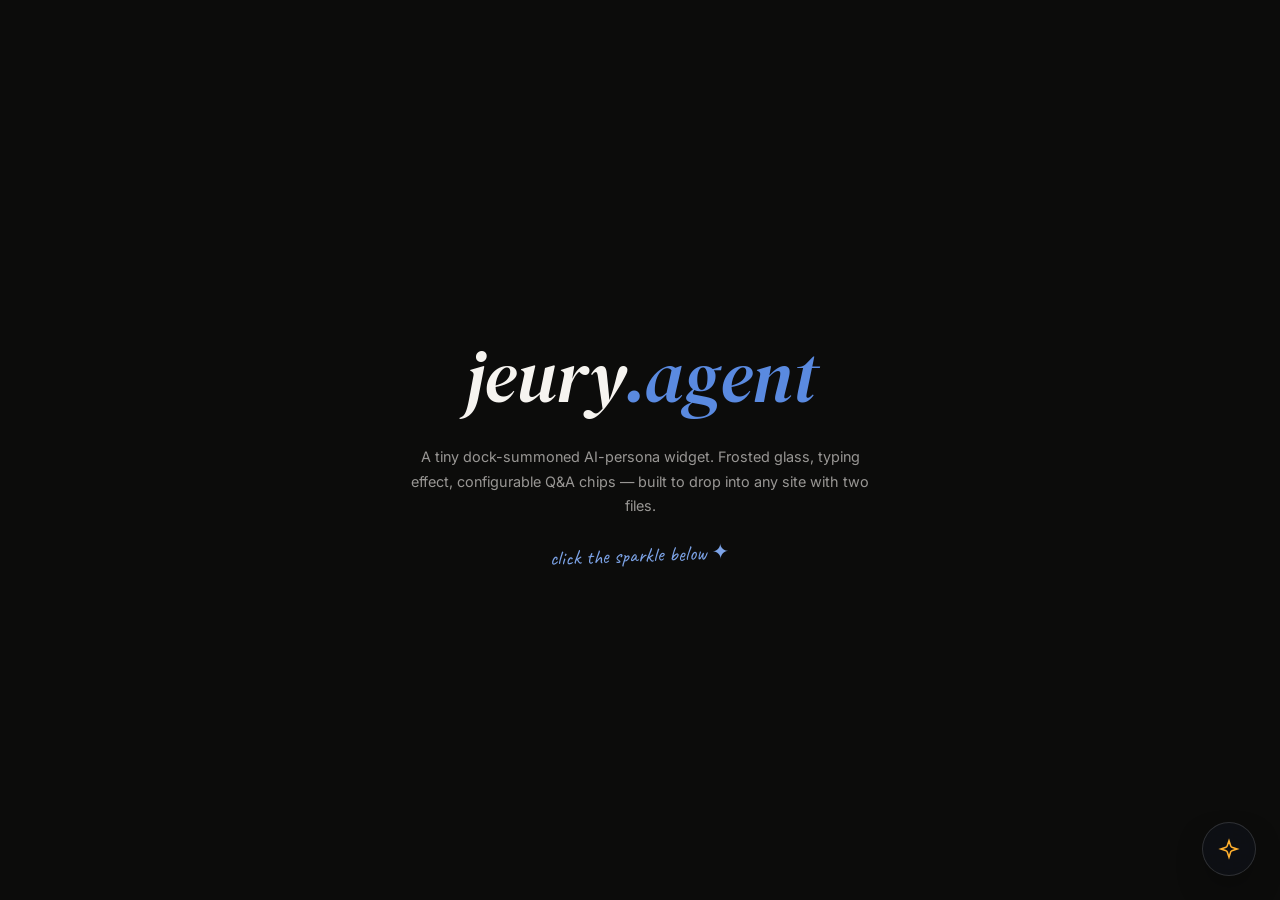
<file: agent/index.html>
<!DOCTYPE html>
<html lang="en">
<head>
<meta charset="UTF-8">
<meta name="viewport" content="width=device-width, initial-scale=1.0">
<title>jeury.agent — demo</title>

<!-- Fonts used by the widget -->
<link href="https://fonts.googleapis.com/css2?family=Caveat:wght@600&family=Inter:wght@300;400;500&family=DM+Serif+Display:ital@1&display=swap" rel="stylesheet">

<!-- The feature: one CSS file, one JS file -->
<link rel="stylesheet" href="agent.css">

<style>
  /* Demo page chrome only — not part of the feature */
  * { margin: 0; padding: 0; box-sizing: border-box; }
  body {
    min-height: 100vh;
    background: #0C0C0B;
    font-family: 'Inter', sans-serif;
    display: flex;
    flex-direction: column;
    align-items: center;
    justify-content: center;
    gap: 1.2rem;
    text-align: center;
    padding: 2rem;
  }
  h1 {
    font-family: 'DM Serif Display', serif;
    font-style: italic;
    font-size: clamp(2.4rem, 7vw, 4.5rem);
    color: #F6F4F0;
    font-weight: 400;
  }
  h1 .blue { color: #5A8AE0; }
  p {
    color: rgba(246, 244, 240, 0.6);
    font-size: 0.9rem;
    max-width: 460px;
    line-height: 1.7;
  }
  .hint {
    font-family: 'Caveat', cursive;
    font-size: 1.3rem;
    color: #7DA4E8;
    transform: rotate(-2deg);
  }
</style>
</head>
<body>

  <h1>jeury<span class="blue">.agent</span></h1>
  <p>A tiny dock-summoned AI-persona widget. Frosted glass, typing effect, configurable Q&amp;A chips — built to drop into any site with two files.</p>
  <p class="hint">click the sparkle below ✦</p>

  <script src="agent.js"></script>
  <script>
    // Default config is Jeury's persona — override anything you like:
    JeuryAgent.init({
      // name: 'your.agent',
      // tooltip: "Hi! I'm Your Name — well, the AI version ✦",
      // greeting: 'Custom first message...',
      // qa: [{ q: 'Chip label', a: 'Typed answer' }],
      // typingSpeedMs: 18,
      // nudgeAfterMs: 5000,
      // renderDock: true,
      // dockLinks: [],            // [] = sparkle only
      // triggerSelector: '#myBtn' // use with renderDock: false
    });
  </script>
</body>
</html>
</file>
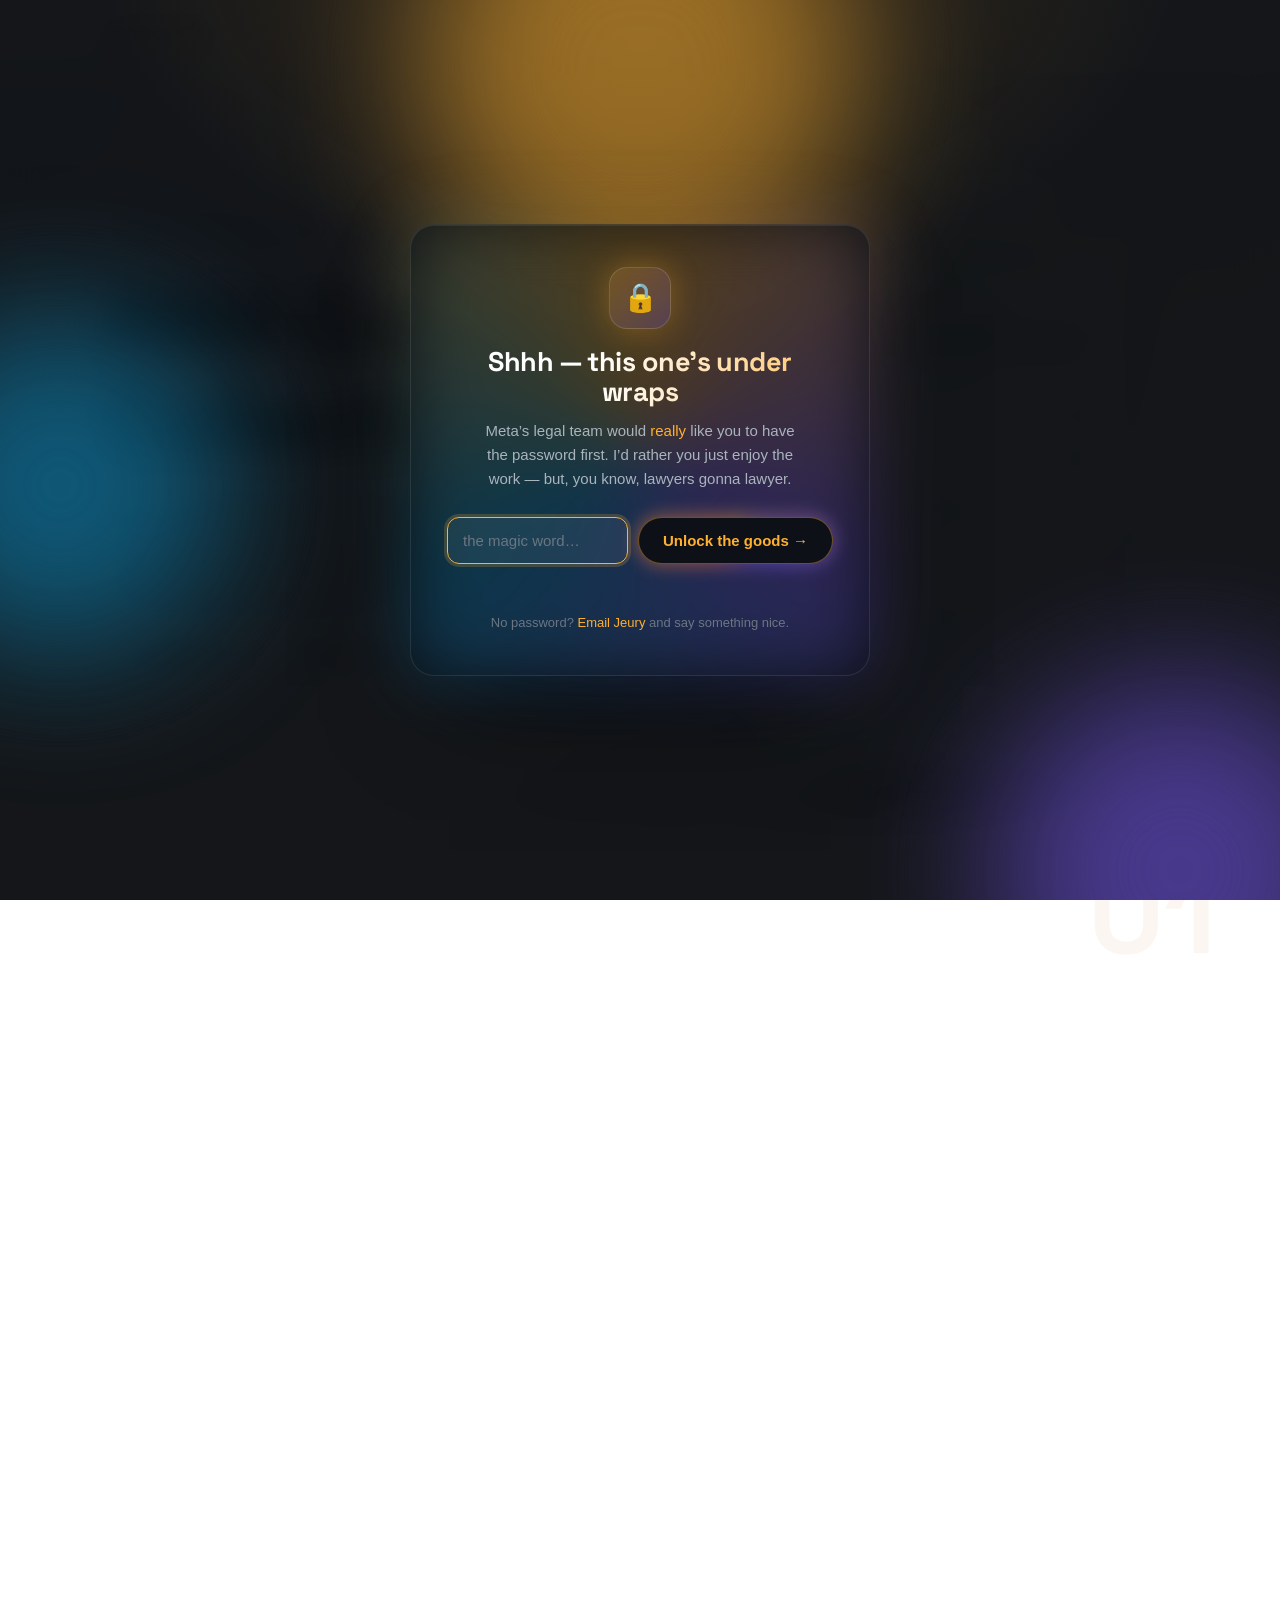
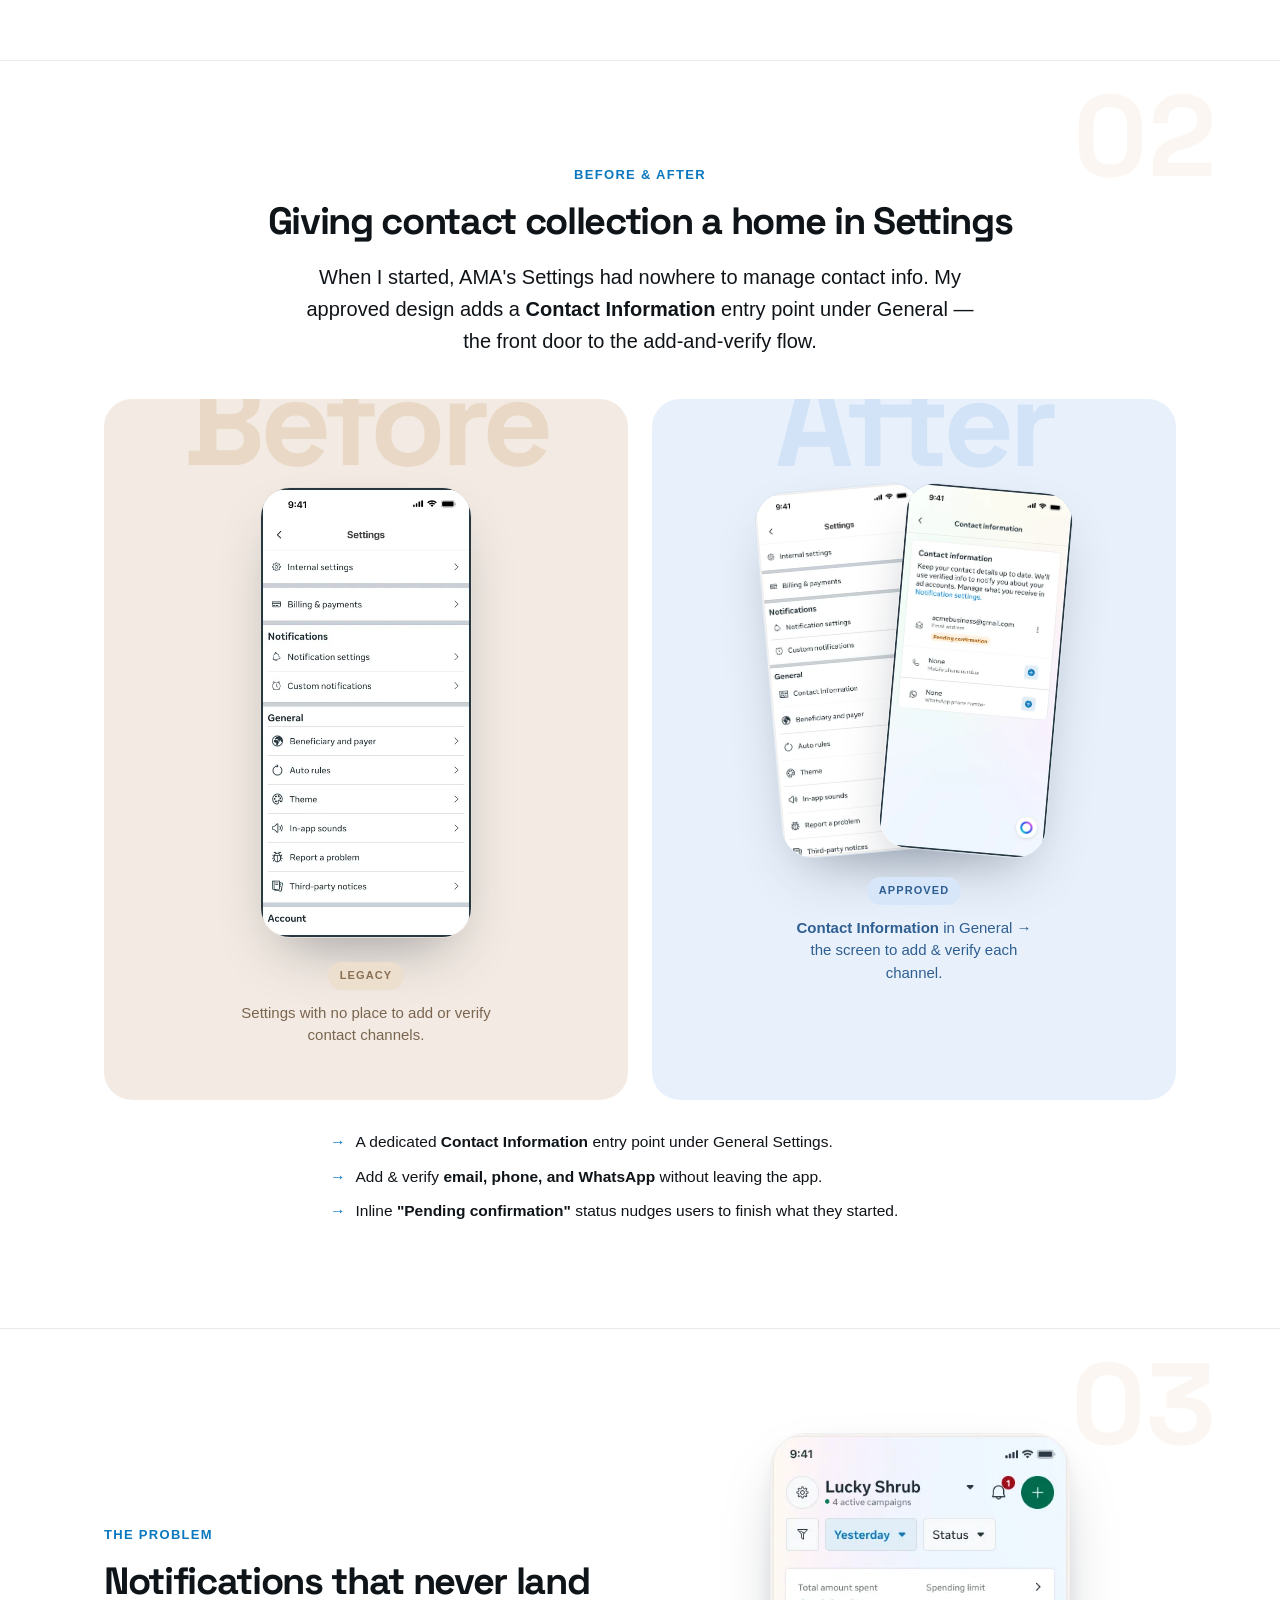
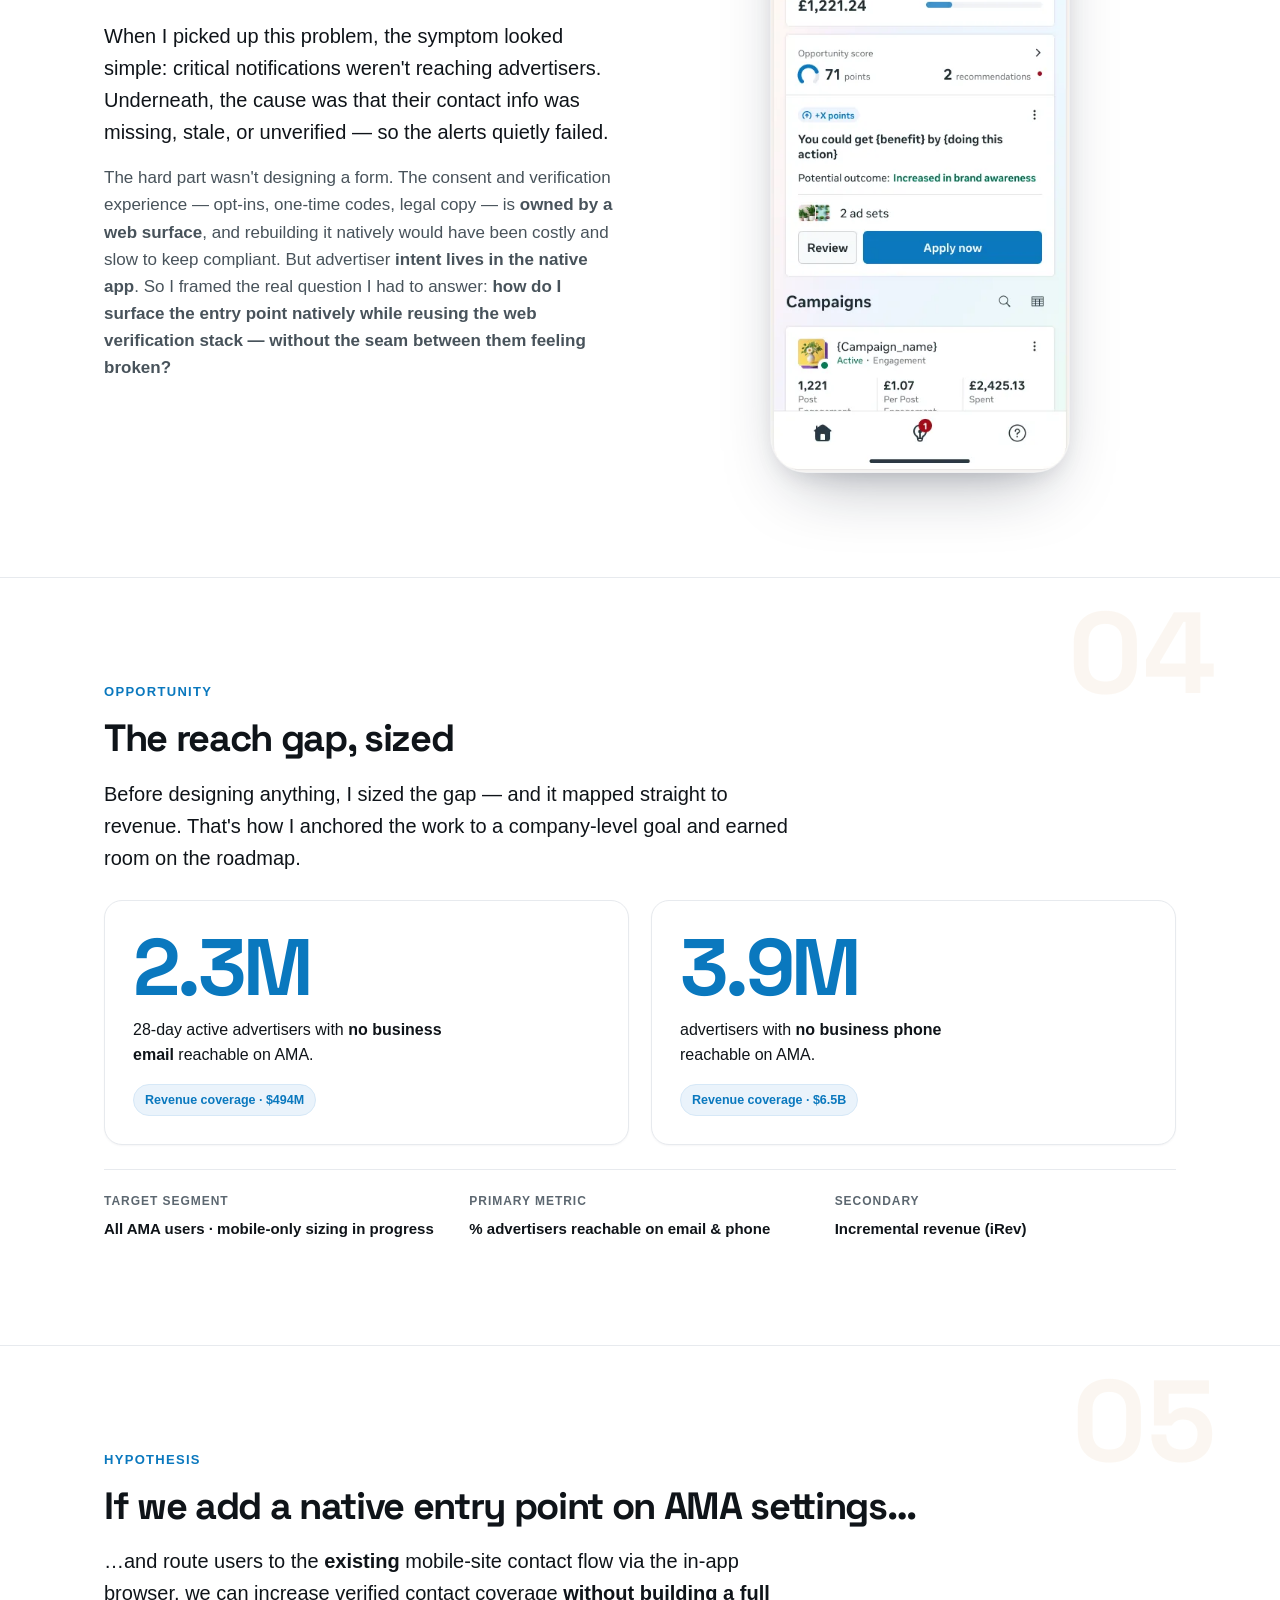
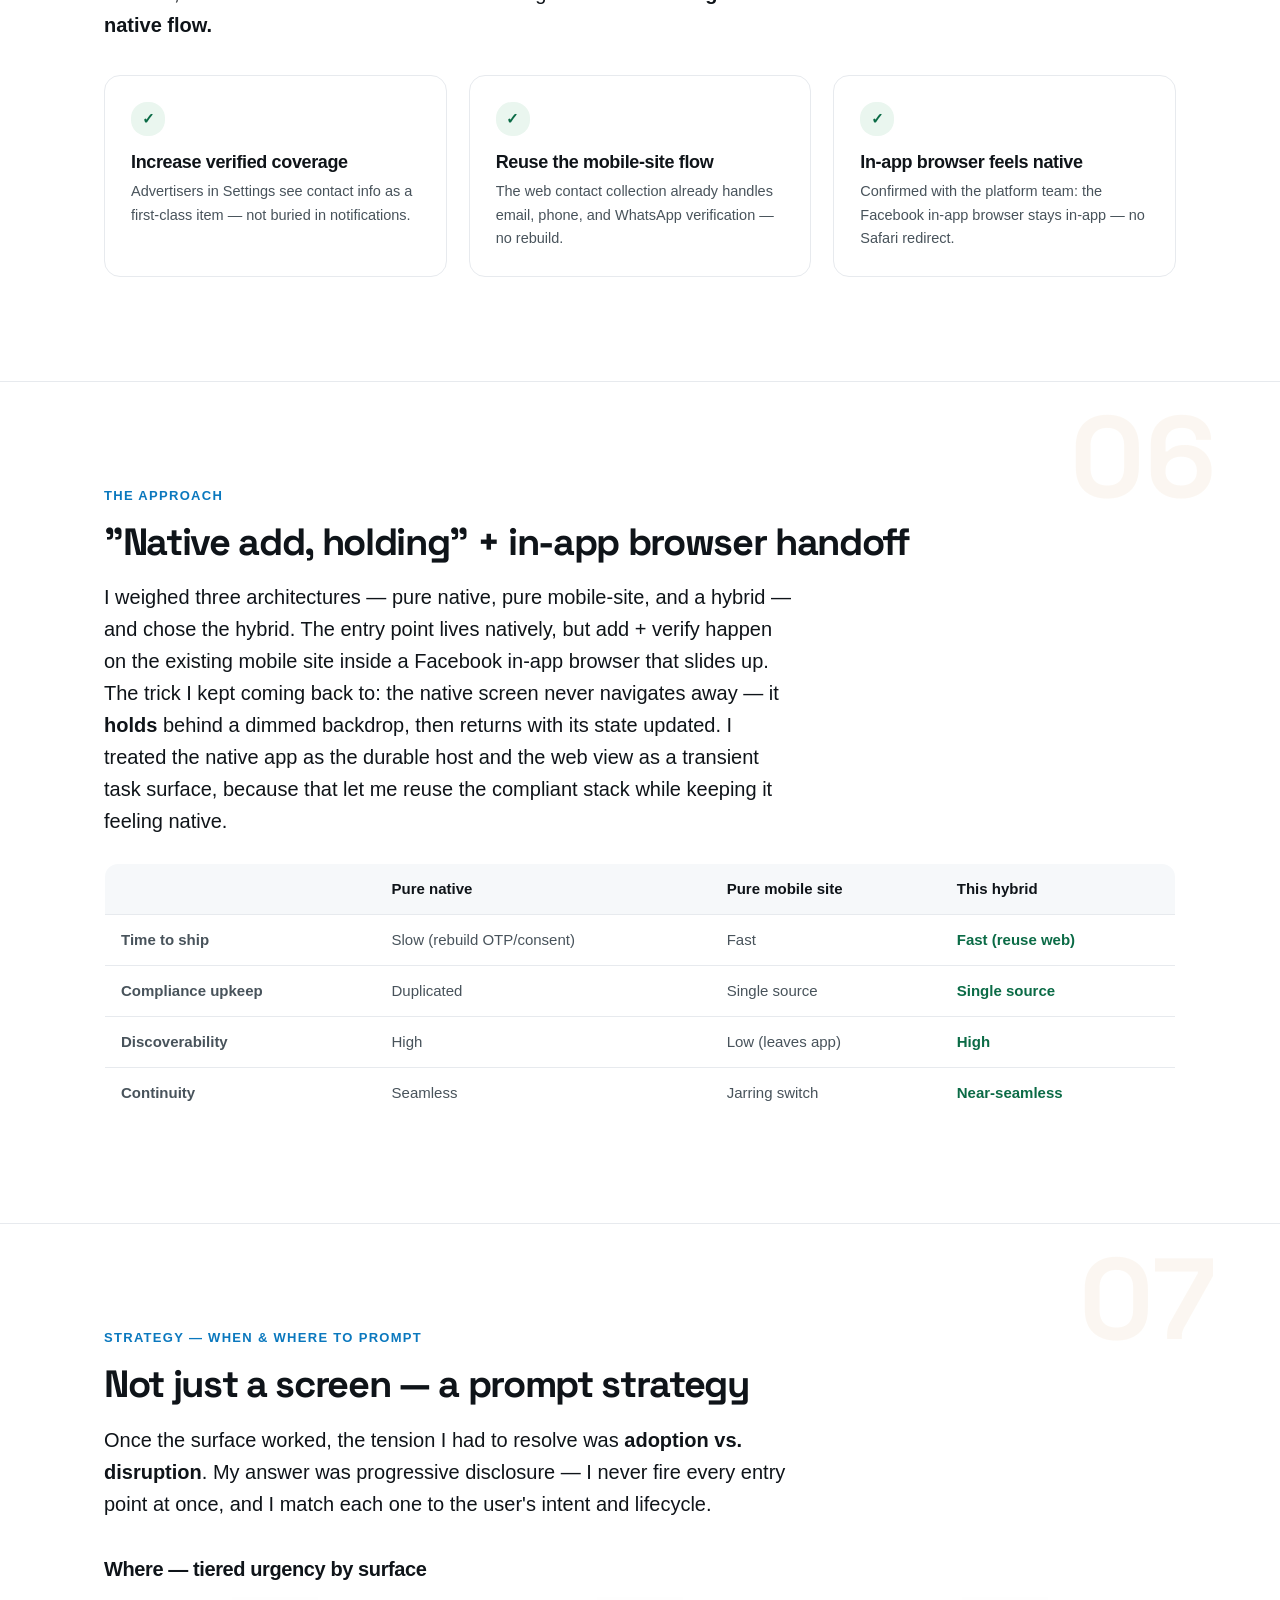
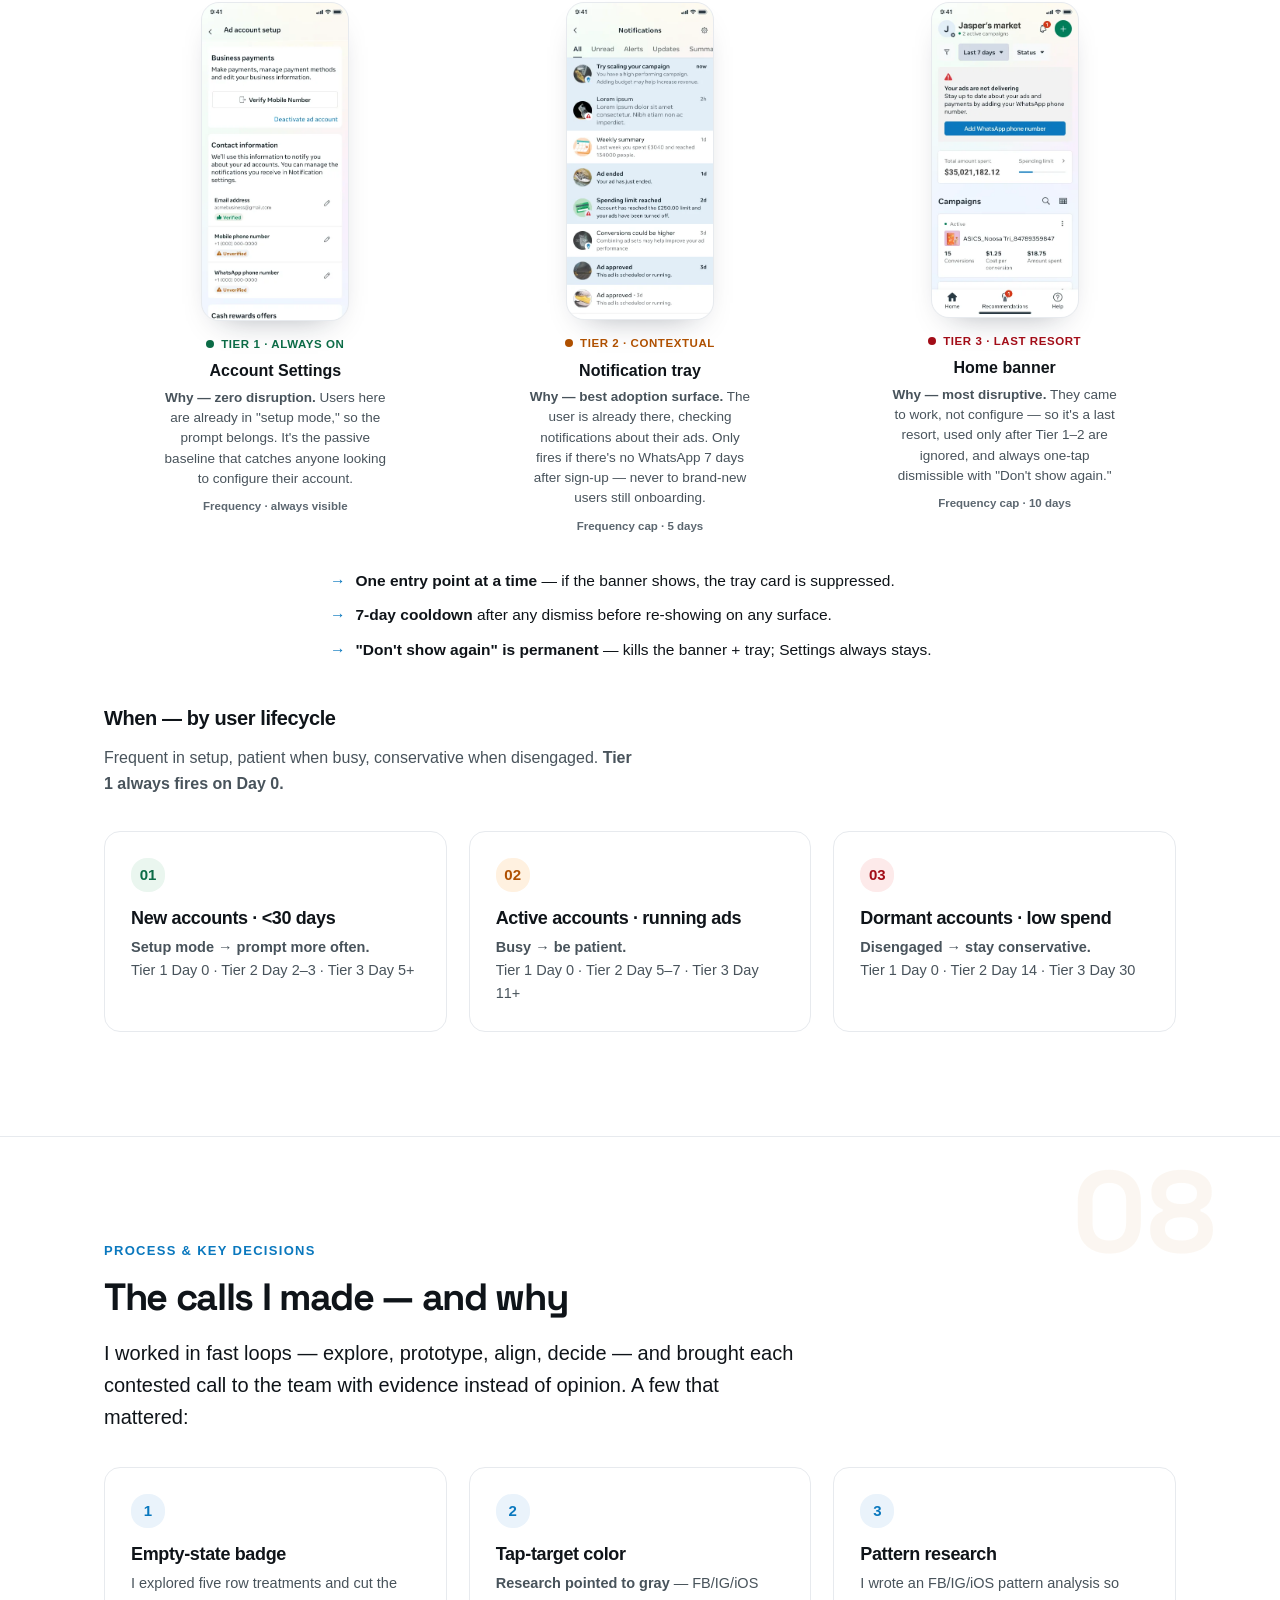
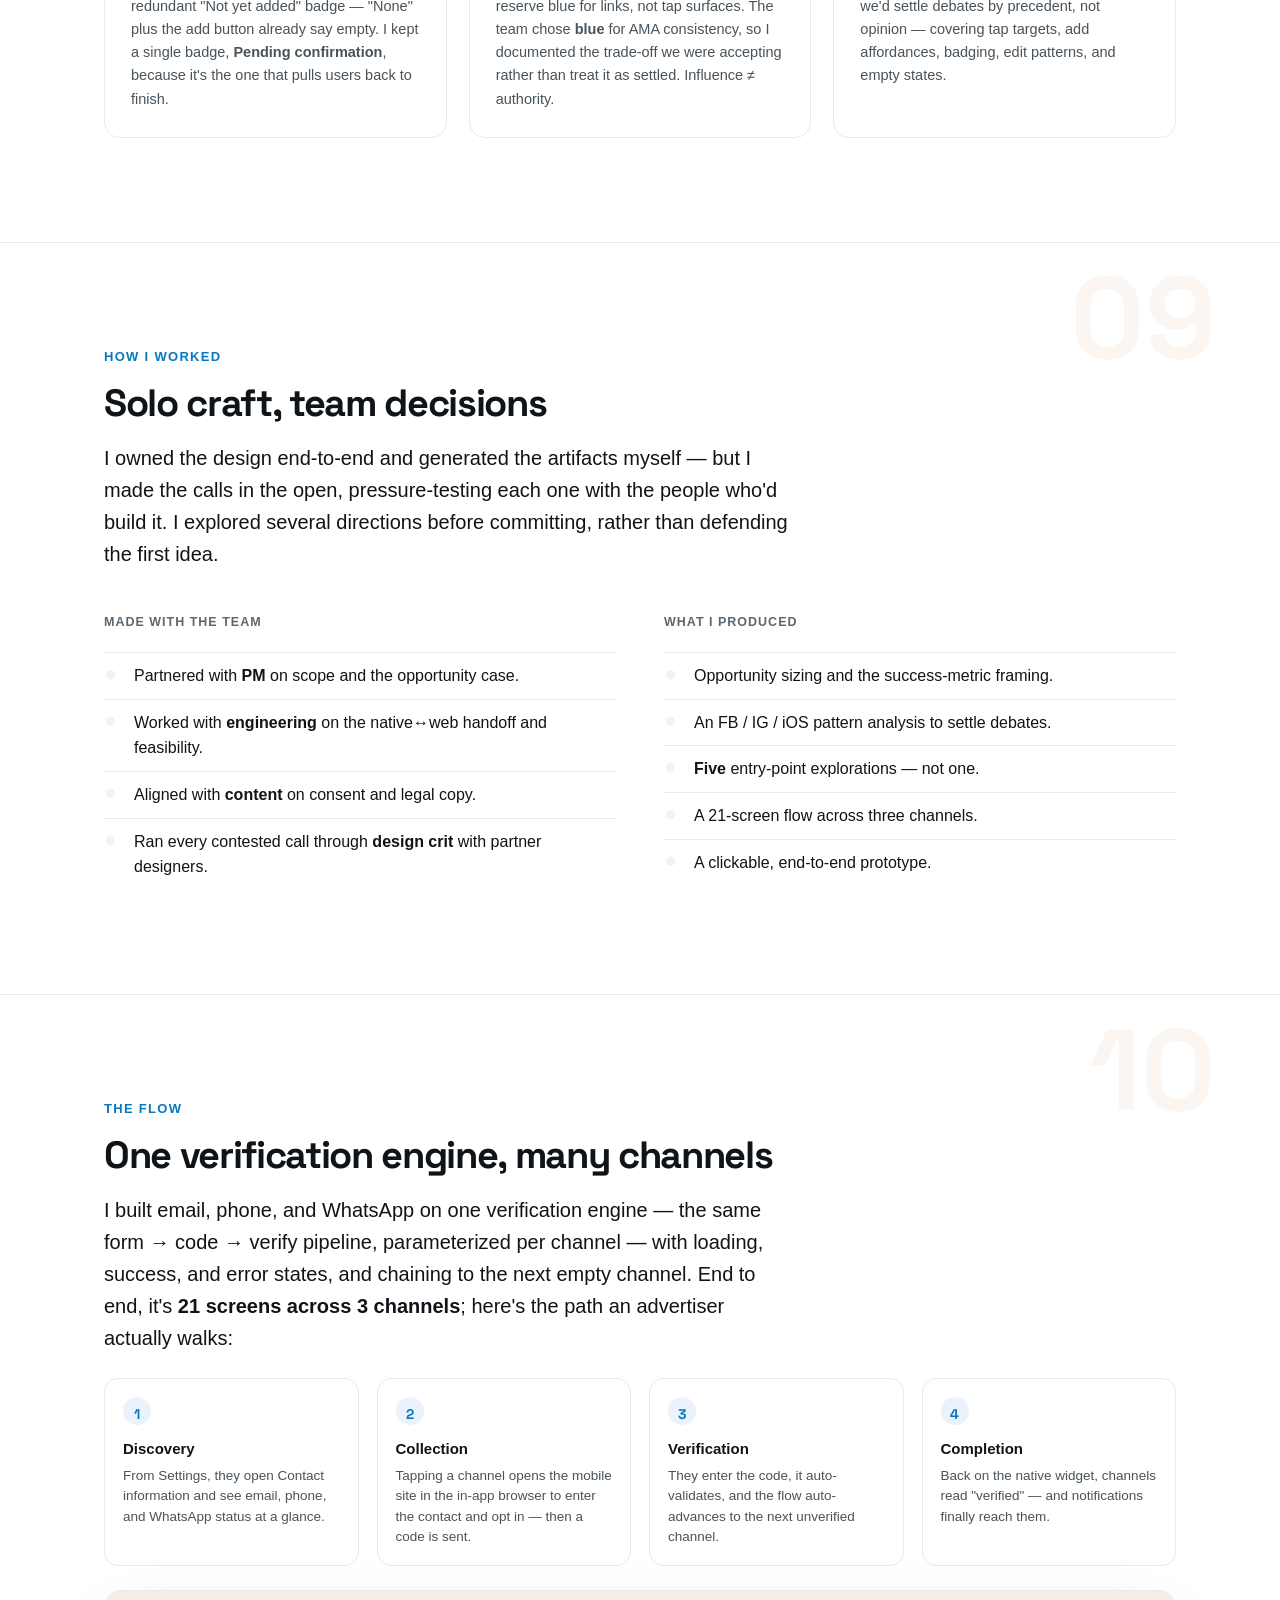
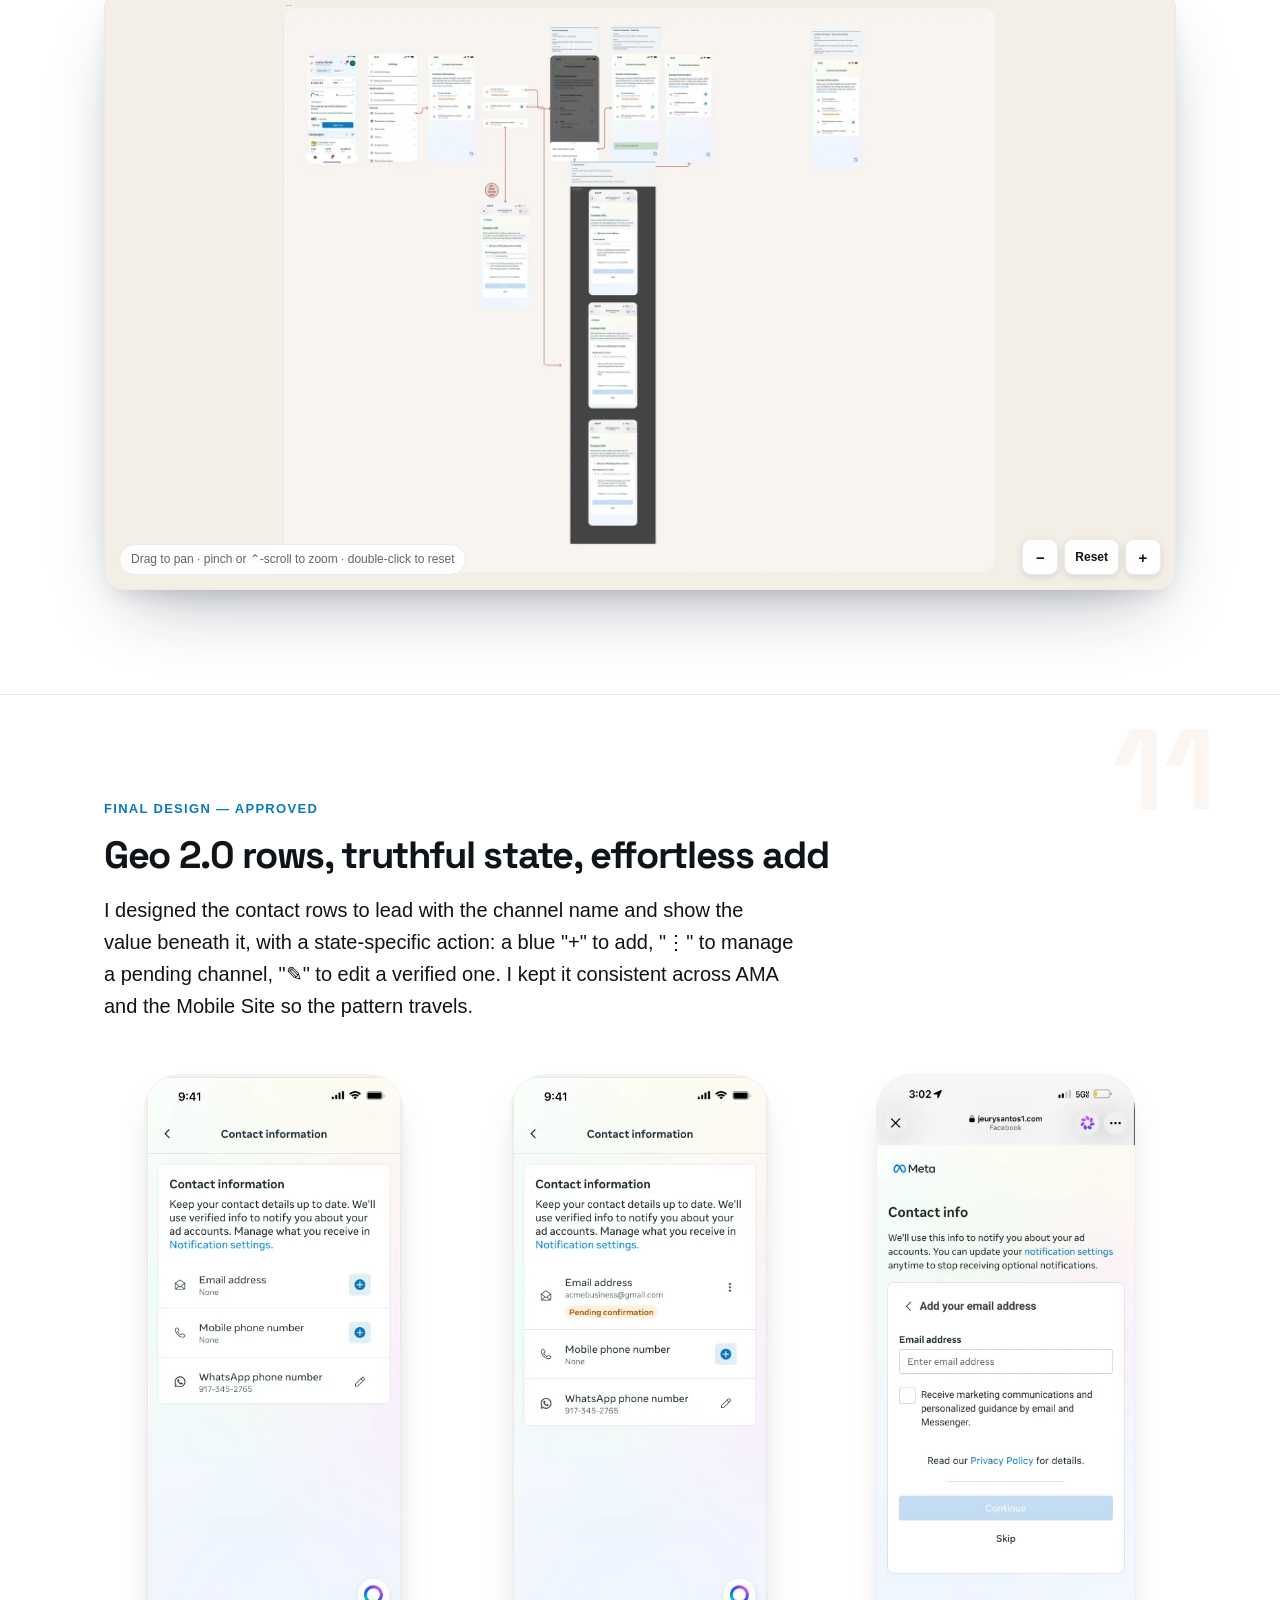
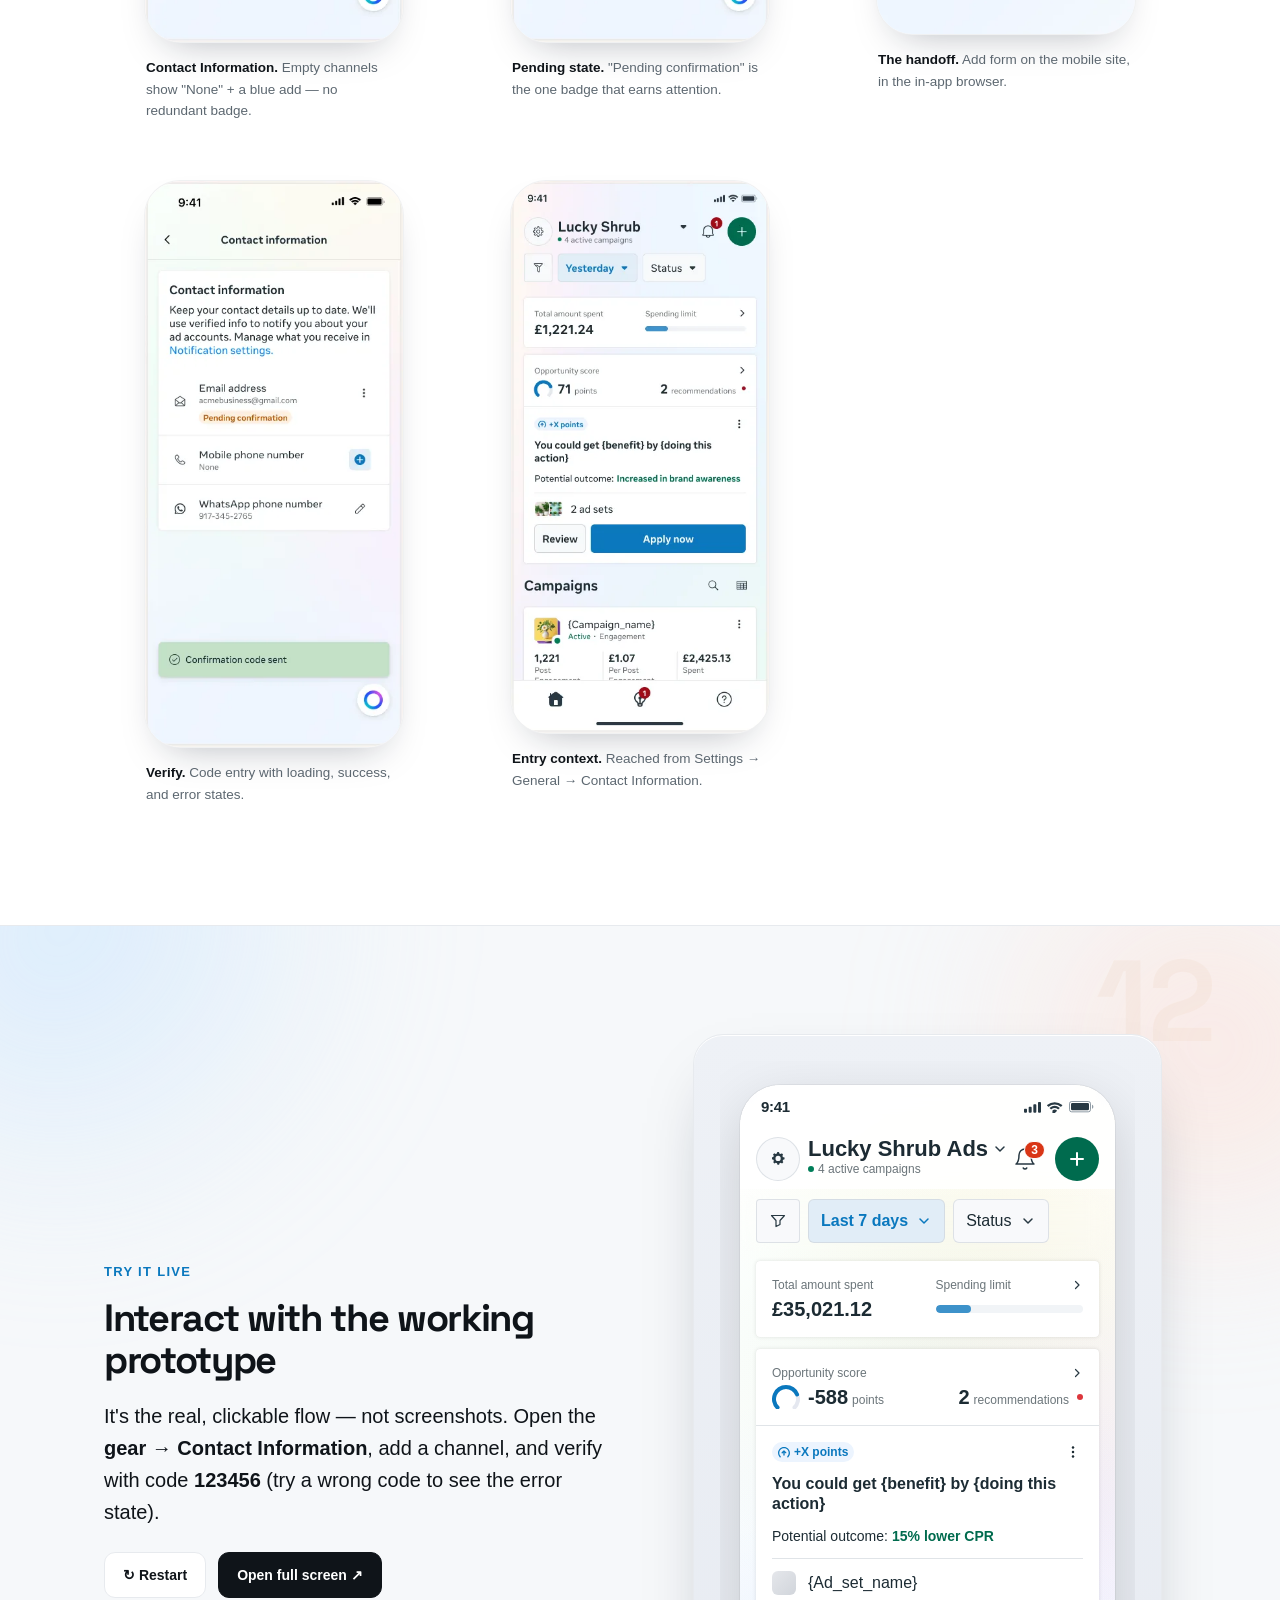
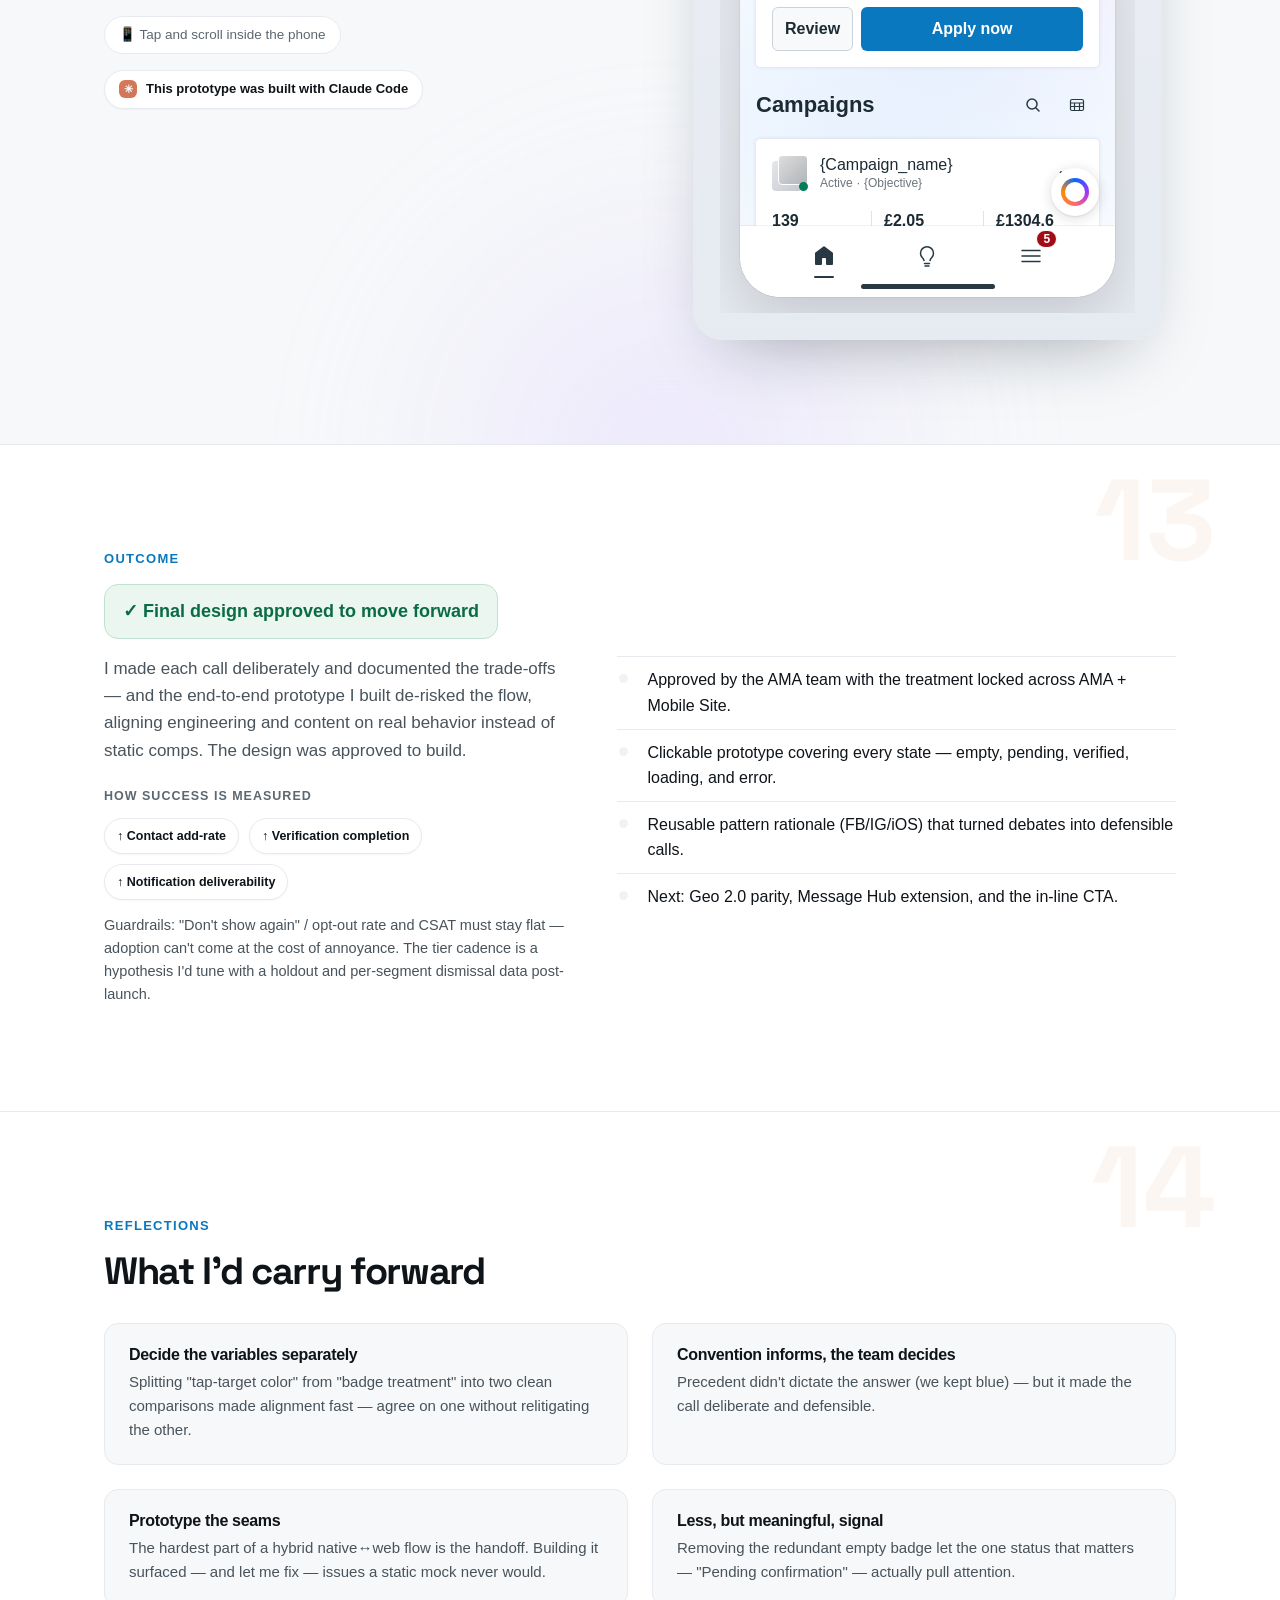
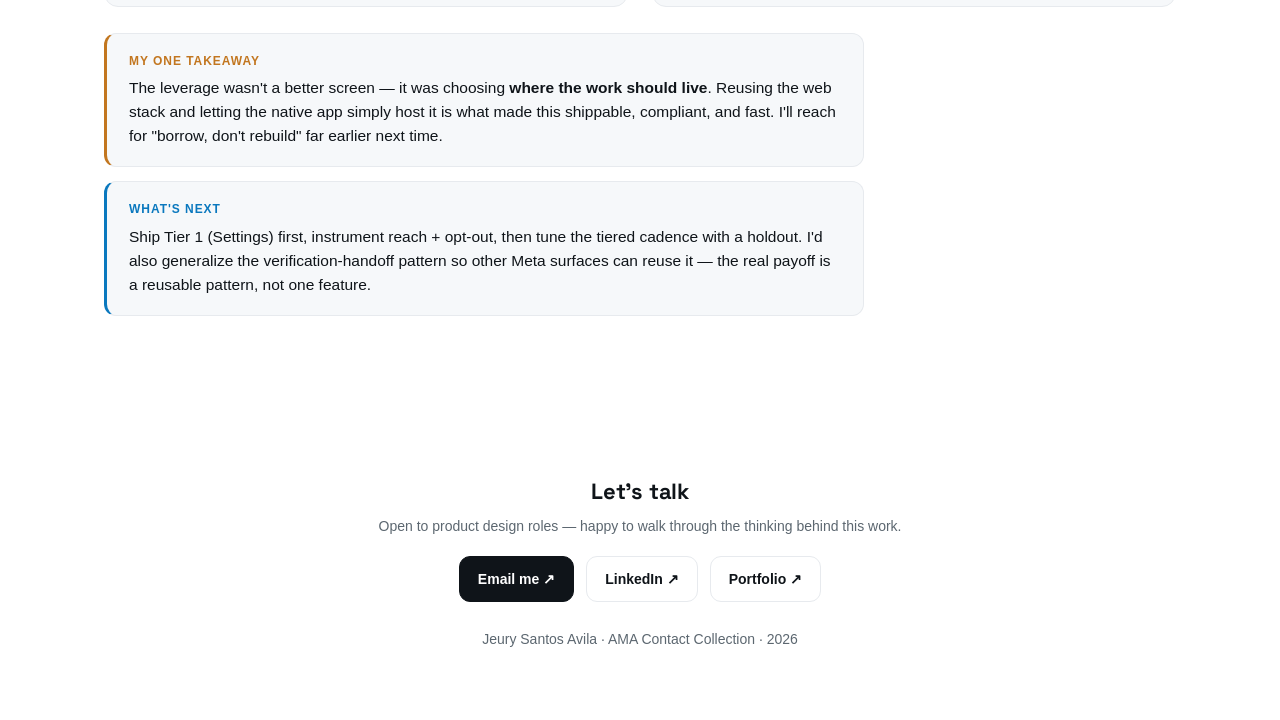
<file: case-study/index.html>
<!DOCTYPE html>
<html lang="en">
<head>
<meta charset="UTF-8"/>
<meta name="viewport" content="width=device-width, initial-scale=1.0"/>
<title>AMA Contact Collection — Case Study · Jeury Santos Avila</title>
<link rel="preconnect" href="https://fonts.googleapis.com">
<link rel="preconnect" href="https://fonts.gstatic.com" crossorigin>
<link href="https://fonts.googleapis.com/css2?family=Space+Grotesk:wght@500;600;700&family=Caveat:wght@600;700&display=swap" rel="stylesheet">
<script>document.documentElement.classList.add('js');</script>
<style>
  :root{
    --ink:#0f1419; --body:#48535b; --muted:#5c6770;
    --line:#e7eaee; --bg:#ffffff; --soft:#f6f8fa;
    --blue:#0a78be; --blue-2:#1877f2; --accent:#0a78be; --accent-2:#c2761f;
    --ok:#0b6b46; --warn:#af5000;
    --maxw:1120px;
    --r:20px;
    --shadow:0 30px 70px -28px rgba(15,23,42,.38), 0 10px 26px -12px rgba(15,23,42,.18);
    --font:-apple-system,BlinkMacSystemFont,"Segoe UI",Roboto,Helvetica,Arial,"Apple Color Emoji",sans-serif;
    --font-display:"Space Grotesk",-apple-system,BlinkMacSystemFont,"Segoe UI",Roboto,sans-serif;
  }
  *{box-sizing:border-box;}
  html{scroll-behavior:smooth;}
  body{margin:0;font-family:var(--font);color:var(--body);background:var(--bg);line-height:1.6;-webkit-font-smoothing:antialiased;}
  .wrap{max-width:var(--maxw);margin:0 auto;padding:0 24px;}
  h1,h2,h3{color:var(--ink);line-height:1.12;letter-spacing:-0.02em;margin:0;}
  h1,h2,.ba-word,footer .big{font-family:var(--font-display);letter-spacing:-0.035em;}
  a{color:var(--blue);text-decoration:none;}

  /* accessibility */
  .skip{position:absolute;left:-9999px;top:0;z-index:200;background:var(--ink);color:#fff;padding:10px 16px;border-radius:0 0 10px 0;font-weight:600;font-size:14px;}
  .skip:focus{left:0;}
  a:focus-visible,button:focus-visible,.sidenav a:focus-visible{outline:3px solid rgba(10,120,190,.5);outline-offset:3px;border-radius:6px;}

  /* editorial ghost section numbers */
  body{counter-reset:sec;}
  section{position:relative;}
  section > .wrap{position:relative;z-index:2;}
  section::before{counter-increment:sec;content:counter(sec,decimal-leading-zero);position:absolute;top:18px;right:5%;z-index:0;font-family:var(--font-display);font-weight:700;font-size:clamp(72px,9vw,150px);line-height:1;color:var(--accent-2);opacity:.06;pointer-events:none;}
  @media(max-width:760px){section::before{right:16px;font-size:64px;}}

  /* scroll/load reveal (only when JS is present) */
  .js section>.wrap, .js .hero .wrap{opacity:0;transform:translateY(28px);transition:opacity .8s ease, transform .85s cubic-bezier(.2,.85,.25,1);}
  .js section>.wrap.in, .js .hero .wrap.in{opacity:1;transform:none;}
  [data-parallax]{will-change:transform;}
  @media(prefers-reduced-motion:reduce){
    .js section>.wrap, .js .hero .wrap{opacity:1 !important;transform:none !important;transition:none;}
    [data-parallax]{transform:none !important;}
  }
  img{display:block;max-width:100%;}

  /* nav */
  nav{position:sticky;top:0;z-index:50;background:rgba(255,255,255,.82);backdrop-filter:saturate(180%) blur(12px);border-bottom:1px solid var(--line);}
  nav .wrap{display:flex;align-items:center;justify-content:space-between;height:60px;}
  .brand{font-family:'Caveat',cursive;font-weight:700;font-size:28px;line-height:1;color:var(--ink);text-decoration:none;transition:color .3s,filter .3s;}
  .brand:hover{background:linear-gradient(100deg,#ffb02e,#7d5cff,#ff7a45);-webkit-background-clip:text;background-clip:text;-webkit-text-fill-color:transparent;color:transparent;filter:drop-shadow(0 0 12px rgba(125,92,255,.4));}
  .navlinks{display:flex;gap:26px;font-size:14px;font-weight:500;}
  .navlinks a{color:var(--body);}
  .navlinks a:hover{color:var(--ink);}
  @media(max-width:720px){.navlinks{display:none;}}

  /* hero */
  .hero{position:relative;overflow:hidden;background:
    radial-gradient(1100px 500px at 78% -8%, rgba(24,119,242,.13), transparent 60%),
    radial-gradient(900px 480px at 0% 12%, rgba(120,80,255,.10), transparent 55%),
    linear-gradient(180deg,#fbfcfe 0%, #f4f7fb 100%);
    border-bottom:1px solid var(--line);}
  .hero .wrap{position:relative;z-index:1;display:grid;grid-template-columns:1.05fr .95fr;gap:56px;align-items:center;padding-top:104px;padding-bottom:112px;}
  .eyebrow{display:inline-flex;align-items:center;gap:8px;font-size:12.5px;font-weight:700;letter-spacing:.10em;text-transform:uppercase;color:var(--blue);background:#eaf3fb;border:1px solid #d6e8f7;padding:6px 12px;border-radius:999px;}
  .hero h1{font-size:clamp(48px,7vw,92px);font-weight:700;margin:20px 0 0;}
  .hero .lede{font-size:19px;color:var(--body);margin:18px 0 0;max-width:36ch;}
  .meta{display:flex;flex-wrap:wrap;gap:10px;margin-top:26px;}
  .chip{font-size:12.5px;font-weight:600;color:var(--ink);background:#fff;border:1px solid var(--line);padding:7px 12px;border-radius:999px;box-shadow:0 1px 2px rgba(15,23,42,.04);}
  .chip.ok{color:var(--ok);border-color:#bfe3d0;background:#eaf6ef;}

  /* hero phones */
  .stage{position:relative;height:560px;}
  .device{position:absolute;border-radius:36px;overflow:hidden;background:#fff;border:1px solid rgba(15,23,42,.06);box-shadow:var(--shadow);}
  .device img{width:100%;}
  .d-front{width:268px;right:18px;top:8px;transform:rotate(2.2deg);z-index:2;}
  .d-back{width:244px;left:8px;top:70px;transform:rotate(-4deg);z-index:1;opacity:.97;}
  @media(max-width:920px){
    .hero .wrap{grid-template-columns:1fr;gap:8px;padding-bottom:48px;}
    .hero h1{font-size:40px;}
    .stage{height:480px;margin-top:18px;}
    .d-front{right:auto;left:50%;transform:translateX(-30%) rotate(2deg);}
    .d-back{left:50%;transform:translateX(-78%) rotate(-5deg);}
  }

  /* sections */
  section{padding:104px 0;border-bottom:1px solid var(--line);}
  @media(max-width:760px){section{padding:64px 0;}}
  .kicker{font-size:13px;font-weight:700;letter-spacing:.10em;text-transform:uppercase;color:var(--blue);margin:0 0 14px;}
  h2{font-size:38px;font-weight:700;}
  .lead{font-size:20px;color:var(--ink);max-width:62ch;margin:18px 0 0;font-weight:500;}
  p.body{font-size:17px;max-width:64ch;margin:16px 0 0;}
  .two{display:grid;grid-template-columns:1fr 1fr;gap:48px;align-items:center;}
  @media(max-width:860px){.two{grid-template-columns:1fr;gap:28px;}}

  /* overview strip */
  .ovgrid{display:grid;grid-template-columns:repeat(4,1fr);gap:28px;}
  .ovgrid h4{font-size:12.5px;letter-spacing:.08em;text-transform:uppercase;color:var(--muted);margin:0 0 8px;font-weight:700;}
  .ovgrid p{margin:0;color:var(--ink);font-weight:600;font-size:15.5px;}
  @media(max-width:760px){.ovgrid{grid-template-columns:1fr 1fr;gap:22px;}}

  /* goal callout */
  .goal{background:var(--ink);color:#fff;border-radius:var(--r);padding:40px 40px;}
  .goal .kicker{color:#7fc0f0;}
  .goal p{font-size:24px;line-height:1.4;color:#fff;font-weight:600;margin:0;max-width:48ch;letter-spacing:-0.01em;}
  .goal em{color:#9bd0f5;font-style:normal;}

  /* table */
  table{width:100%;border-collapse:collapse;margin-top:26px;font-size:15px;background:#fff;border:1px solid var(--line);border-radius:14px;overflow:hidden;}
  th,td{padding:13px 16px;text-align:left;border-top:1px solid var(--line);}
  thead th{background:var(--soft);border-top:none;font-weight:700;color:var(--ink);}
  td.win{color:var(--ok);font-weight:700;}

  /* decision cards */
  .cards{display:grid;grid-template-columns:repeat(3,1fr);gap:22px;margin-top:34px;}
  .card{background:#fff;border:1px solid var(--line);border-radius:16px;padding:26px;transition:transform .25s ease, box-shadow .25s ease;}
  .card:hover{transform:translateY(-4px);box-shadow:var(--shadow);}
  .card .n{width:34px;height:34px;border-radius:16px;background:#eaf3fb;color:var(--blue);font-weight:800;display:flex;align-items:center;justify-content:center;font-size:15px;}
  .card h3{font-size:18px;margin:16px 0 8px;}
  .card p{margin:0;font-size:14.5px;}
  @media(max-width:860px){.cards{grid-template-columns:1fr;}}

  /* gallery */
  .gallery{display:grid;grid-template-columns:repeat(3,1fr);gap:26px;margin-top:36px;}
  .shot{}
  .shot .device{position:static;transform:none;box-shadow:0 18px 40px -22px rgba(15,23,42,.35);}
  .shot figcaption{margin:14px 2px 0;font-size:13.5px;color:var(--muted);}
  .shot b{color:var(--ink);font-weight:600;}
  @media(max-width:860px){.gallery{grid-template-columns:1fr 1fr;}}
  @media(max-width:560px){.gallery{grid-template-columns:1fr;}}

  .flowshot{margin-top:30px;border:1px solid var(--line);border-radius:18px;overflow:hidden;box-shadow:var(--shadow);background:var(--soft);}

  /* outcome */
  .out{display:grid;grid-template-columns:1fr 1.2fr;gap:48px;align-items:center;}
  .badge-ok{display:inline-flex;align-items:center;gap:10px;font-weight:800;color:var(--ok);background:#eaf6ef;border:1px solid #bfe3d0;padding:12px 18px;border-radius:14px;font-size:18px;}
  ul.clean{list-style:none;padding:0;margin:20px 0 0;}
  ul.clean li{position:relative;padding:10px 0 10px 30px;border-top:1px solid var(--line);font-size:16px;color:var(--ink);}
  ul.clean li:before{content:"";position:absolute;left:2px;top:17px;width:9px;height:9px;border-radius:9px;background:rgba(0,0,0,0.05);}
  @media(max-width:860px){.out{grid-template-columns:1fr;gap:24px;}}

  /* reflections */
  .refl{display:grid;grid-template-columns:1fr 1fr;gap:24px;margin-top:30px;}
  .refl div{background:var(--soft);border:1px solid var(--line);border-radius:14px;padding:22px 24px;}
  .refl h3{font-size:16px;margin:0 0 6px;}
  .refl p{margin:0;font-size:15px;}
  @media(max-width:760px){.refl{grid-template-columns:1fr;}}

  /* live prototype */
  .proto-actions{display:flex;gap:12px;justify-content:center;margin-top:24px;flex-wrap:wrap;}
  .btn{display:inline-flex;align-items:center;gap:6px;background:var(--ink);color:#fff;font-weight:600;font-size:14px;padding:11px 18px;border-radius:11px;border:1px solid var(--ink);transition:opacity .2s ease, transform .2s ease;}
  .btn.ghost{background:#fff;color:var(--ink);border-color:var(--line);}
  .btn:hover{opacity:.92;transform:translateY(-1px);}
  .proto-hint{display:inline-flex;align-items:center;gap:8px;margin-top:18px;font-size:13.5px;color:var(--muted);background:#fff;border:1px solid var(--line);padding:7px 14px;border-radius:999px;}
  .proto-hint b{color:var(--ink);}
  .proto-stage{display:flex;justify-content:center;margin-top:30px;}
  .proto-shell{background:linear-gradient(180deg,#eef1f6 0%, #e6eaf1 100%);border:1px solid var(--line);border-radius:30px;padding:26px;box-shadow:inset 0 1px 0 #fff, 0 30px 70px -34px rgba(15,23,42,.40);max-width:100%;}
  .proto-frame{width:415px;height:852px;border:0;background:transparent;max-width:100%;display:block;}
  @media(max-width:480px){.proto-shell{padding:12px;border-radius:22px;}.proto-frame{height:820px;}}

  /* animated aurora background */
  .aurora{position:absolute;inset:0;z-index:0;pointer-events:none;overflow:hidden;}
  .aurora span{position:absolute;border-radius:50%;filter:blur(72px);opacity:.55;will-change:transform;}
  .aurora .b1{width:560px;height:560px;background:radial-gradient(circle at 30% 30%,#bfe0ff,transparent 62%);top:-180px;left:-120px;animation:drift1 24s ease-in-out infinite;}
  .aurora .b2{width:520px;height:520px;background:radial-gradient(circle at 60% 40%,#ffd9cc,transparent 62%);top:-90px;right:-140px;animation:drift2 28s ease-in-out infinite;}
  .aurora .b3{width:620px;height:620px;background:radial-gradient(circle at 50% 60%,#e2d6ff,transparent 62%);bottom:-260px;left:28%;animation:drift3 32s ease-in-out infinite;}
  @keyframes drift1{0%,100%{transform:translate(0,0) scale(1);}50%{transform:translate(70px,46px) scale(1.12);}}
  @keyframes drift2{0%,100%{transform:translate(0,0) scale(1);}50%{transform:translate(-56px,54px) scale(1.08);}}
  @keyframes drift3{0%,100%{transform:translate(0,0) scale(1);}50%{transform:translate(44px,-56px) scale(1.15);}}
  @media(prefers-reduced-motion:reduce){.aurora span{animation:none;}}

  /* two-column live prototype */
  .try-grid{display:grid;grid-template-columns:1.02fr .98fr;gap:56px;align-items:center;text-align:left;position:relative;z-index:1;}
  .try-grid .lead{margin-left:0;margin-right:0;}
  .try-grid .proto-actions{justify-content:flex-start;}
  .try-grid .proto-stage{margin-top:4px;justify-content:center;}
  @media(max-width:920px){
    .try-grid{grid-template-columns:1fr;gap:30px;text-align:center;}
    .try-grid .lead{margin-left:auto;margin-right:auto;}
    .try-grid .proto-actions{justify-content:center;}
  }

  /* floating glass side nav (center-left) */
  .sidenav{position:fixed;left:18px;top:50%;transform:translateY(-50%);z-index:60;display:none;flex-direction:column;gap:2px;padding:10px 8px;border-radius:20px;
    background:rgba(255,255,255,.52);-webkit-backdrop-filter:blur(18px) saturate(180%);backdrop-filter:blur(18px) saturate(180%);
    border:1px solid rgba(255,255,255,.6);box-shadow:0 18px 46px -18px rgba(15,23,42,.34), inset 0 1px 0 rgba(255,255,255,.65);
    transition:box-shadow .4s ease, background .4s ease;animation:snIn .6s .15s ease both;}
  .sidenav:hover{box-shadow:0 28px 64px -20px rgba(15,23,42,.44), inset 0 1px 0 rgba(255,255,255,.75);background:rgba(255,255,255,.62);}
  .sidenav a{position:relative;display:flex;align-items:center;padding:9px 10px;border-radius:12px;color:var(--body);text-decoration:none;
    transition:background .28s ease, transform .28s cubic-bezier(.2,.8,.2,1);}
  .sidenav a .dot{width:7px;height:7px;border-radius:50%;background:#c1c9d2;flex-shrink:0;transition:all .28s cubic-bezier(.2,.8,.2,1);}
  .sidenav a .label{max-width:0;overflow:hidden;white-space:nowrap;opacity:0;font-size:13.5px;font-weight:600;line-height:1;
    transition:max-width .42s cubic-bezier(.2,.8,.2,1), opacity .26s ease, margin-left .42s cubic-bezier(.2,.8,.2,1);}
  .sidenav:hover a .label{max-width:180px;opacity:1;margin-left:12px;}
  .sidenav a:hover{background:rgba(10,120,190,.10);transform:translateX(3px);}
  .sidenav a:hover .dot,.sidenav a.active .dot{background:var(--blue);transform:scale(1.4);box-shadow:0 0 0 4px rgba(10,120,190,.16);}
  .sidenav a.active{color:var(--ink);}
  @keyframes snIn{from{opacity:0;left:0;}to{opacity:1;left:18px;}}
  @media(min-width:1180px){.sidenav{display:flex;} .topbar .navlinks{display:none;}}
  @media(prefers-reduced-motion:reduce){.sidenav{animation:none;}}

  /* before / after — expressive color blocks */
  .ba-two{display:grid;grid-template-columns:1fr 1fr;gap:24px;margin-top:42px;}
  .ba-block{position:relative;border-radius:28px;padding:0 28px 38px;overflow:hidden;display:flex;flex-direction:column;align-items:center;}
  .ba-block.before{background:#f3ebe3;}
  .ba-block.after{background:#e8f1fb;}
  .ba-word{position:absolute;top:26px;left:0;right:0;text-align:center;font-weight:800;letter-spacing:-0.045em;line-height:.85;font-size:clamp(64px,10vw,124px);pointer-events:none;user-select:none;z-index:0;}
  .ba-block.before .ba-word{color:#e8d8c5;}
  .ba-block.after .ba-word{color:#d3e3f7;}
  .ba-device{position:relative;z-index:1;width:212px;max-width:80%;margin-top:88px;border-radius:30px;overflow:hidden;box-shadow:0 26px 60px -24px rgba(15,23,42,.42);border:1px solid rgba(15,23,42,.05);transition:transform .55s cubic-bezier(.2,.8,.2,1);}
  .ba-device img{display:block;width:100%;}
  .ba-block.before:hover .ba-device{transform:translateY(-10px) rotate(-1.2deg);}
  /* after block shows a fanned pair: entry point + destination */
  .ba-duo{position:relative;z-index:1;margin-top:88px;display:flex;justify-content:center;}
  .ba-duo .ba-device{margin-top:0;width:168px;max-width:none;}
  .ba-duo .d2a{transform:rotate(-5deg);z-index:1;}
  .ba-duo .d2b{margin-left:-44px;transform:rotate(5deg);z-index:2;}
  .ba-block.after:hover .d2a{transform:rotate(-7deg) translateY(-10px);}
  .ba-block.after:hover .d2b{transform:rotate(7deg) translateY(-10px);}
  .ba-tagpill{position:relative;z-index:1;margin-top:24px;font-size:11px;font-weight:800;letter-spacing:.1em;text-transform:uppercase;padding:5px 12px;border-radius:999px;}
  .ba-block.before .ba-tagpill{color:#8a6f55;background:#ecdfce;}
  .ba-block.after .ba-tagpill{color:#2f5e91;background:#d7e7f9;}
  .ba-cap{position:relative;z-index:1;margin-top:12px;font-size:15px;line-height:1.5;text-align:center;max-width:30ch;}
  .ba-block.before .ba-cap{color:#7a6650;}
  .ba-block.after .ba-cap{color:#2f5e91;}
  .ba-changes{max-width:620px;margin:30px auto 0;display:grid;gap:10px;text-align:left;}
  .ba-changes div{display:flex;gap:10px;align-items:flex-start;font-size:15.5px;color:var(--ink);}
  .ba-changes .ar{color:var(--blue);font-weight:800;flex-shrink:0;}
  @media(max-width:860px){.ba-two{grid-template-columns:1fr;gap:18px;}}

  /* tier-by-surface (compact mockup + reason) */
  .tiers{display:grid;grid-template-columns:repeat(3,1fr);gap:22px;margin-top:22px;}
  .tier{display:flex;flex-direction:column;align-items:center;text-align:center;}
  .tphone{width:148px;border-radius:18px;overflow:hidden;background:#eef1f5;border:1px solid var(--line);box-shadow:0 14px 32px -20px rgba(15,23,42,.42);transition:transform .4s cubic-bezier(.2,.8,.2,1);}
  .tier:hover .tphone{transform:translateY(-6px);}
  .tphone img{display:block;width:100%;}
  .tlabel{display:inline-flex;align-items:center;gap:7px;margin-top:14px;font-size:11.5px;font-weight:800;letter-spacing:.05em;text-transform:uppercase;}
  .tdot{width:8px;height:8px;border-radius:50%;flex-shrink:0;}
  .tname{font-size:16px;font-weight:700;color:var(--ink);margin:5px 0 4px;}
  .twhy{font-size:13.5px;color:var(--body);margin:0 auto;line-height:1.5;max-width:30ch;}
  .tcap{margin-top:8px;font-size:11.5px;font-weight:700;color:var(--muted);}
  @media(max-width:760px){.tiers{grid-template-columns:1fr;gap:26px;}}

  /* journey steps */
  .steps{display:grid;grid-template-columns:repeat(4,1fr);gap:18px;margin-top:24px;}
  .step{border:1px solid var(--line);border-radius:14px;padding:18px;background:var(--bg);}
  .step .sn{width:28px;height:28px;border-radius:16px;background:#eaf3fb;color:var(--blue);font-weight:700;font-size:14px;display:flex;align-items:flex-end;justify-content:space-around;font-family:var(--font-display);flex-wrap:nowrap;}
  .step h4{font-size:15px;margin:12px 0 5px;color:var(--ink);font-weight:700;}
  .step p{margin:0;font-size:13.5px;color:var(--body);line-height:1.5;}
  @media(max-width:860px){.steps{grid-template-columns:1fr 1fr;}}
  @media(max-width:520px){.steps{grid-template-columns:1fr;}}

  /* interactive flow canvas */
  .canvas{position:relative;margin-top:24px;height:600px;border:1px solid var(--line);border-radius:18px;overflow:hidden;background:#f3efe7;cursor:grab;touch-action:none;box-shadow:var(--shadow);}
  .canvas.grabbing{cursor:grabbing;}
  .canvas-stage{position:absolute;top:0;left:0;transform-origin:0 0;will-change:transform;}
  .canvas-stage img{display:block;max-width:none;user-select:none;-webkit-user-drag:none;}
  .canvas-ctrl{position:absolute;right:14px;bottom:14px;display:flex;gap:6px;z-index:3;}
  .canvas-ctrl button{height:36px;min-width:36px;padding:0 10px;border-radius:9px;border:1px solid var(--line);background:rgba(255,255,255,.92);-webkit-backdrop-filter:blur(6px);backdrop-filter:blur(6px);font-size:15px;font-weight:700;color:var(--ink);cursor:pointer;display:flex;align-items:center;justify-content:center;box-shadow:0 2px 6px rgba(15,23,42,.12);}
  .canvas-ctrl button:hover{background:#fff;}
  .canvas-ctrl .reset{font-size:12px;}
  .canvas-hint{position:absolute;left:14px;bottom:14px;z-index:3;font-size:12px;color:var(--muted);background:rgba(255,255,255,.88);-webkit-backdrop-filter:blur(6px);backdrop-filter:blur(6px);padding:5px 11px;border-radius:999px;border:1px solid var(--line);}
  @media(max-width:760px){.canvas{height:440px;}}

  /* opportunity sizing */
  .stats{display:grid;grid-template-columns:1fr 1fr;gap:22px;margin-top:26px;}
  .stat{border:1px solid var(--line);border-radius:18px;padding:28px;background:var(--bg);box-shadow:0 1px 2px rgba(15,23,42,.04);transition:transform .35s ease, box-shadow .35s ease;}
  .stat:hover{transform:translateY(-4px);box-shadow:var(--shadow);}
  .stat .figure{font-family:var(--font-display);font-weight:700;font-size:clamp(52px,6.5vw,80px);line-height:.95;color:var(--blue);letter-spacing:-0.045em;}
  .stat p{margin:12px 0 0;font-size:16px;color:var(--ink);max-width:36ch;}
  .stat .rev{display:inline-block;margin-top:16px;font-size:12.5px;font-weight:700;color:var(--blue);background:#eaf3fb;border:1px solid #d6e8f7;padding:5px 11px;border-radius:999px;}
  .meta-row{display:grid;grid-template-columns:repeat(3,1fr);gap:24px;margin-top:24px;padding-top:22px;border-top:1px solid var(--line);}
  .meta-row h4{font-size:12px;letter-spacing:.08em;text-transform:uppercase;color:var(--muted);margin:0 0 6px;font-weight:700;}
  .meta-row p{margin:0;color:var(--ink);font-weight:600;font-size:15px;}
  @media(max-width:760px){.stats{grid-template-columns:1fr;}.meta-row{grid-template-columns:1fr;gap:18px;}}

  /* inline callout */
  .callout{margin-top:26px;border:1px solid var(--line);border-left:3px solid var(--accent-2);background:var(--soft);border-radius:12px;padding:18px 22px;font-size:15.5px;line-height:1.55;color:var(--ink);max-width:760px;}
  .callout .clabel{display:block;font-size:12px;letter-spacing:.08em;text-transform:uppercase;color:var(--accent-2);font-weight:800;margin-bottom:6px;}

  /* built-with note */
  .built{display:inline-flex;align-items:center;gap:9px;margin-top:16px;font-size:13px;font-weight:600;color:var(--ink);background:#fff;border:1px solid var(--line);padding:8px 14px;border-radius:999px;box-shadow:0 1px 2px rgba(15,23,42,.04);}
  .built .spark{width:18px;height:18px;border-radius:6px;background:linear-gradient(135deg,#d97757,#cc785c);display:inline-flex;align-items:center;justify-content:center;color:#fff;font-size:11px;}

  footer{padding:54px 0 70px;text-align:center;color:var(--muted);font-size:14px;}
  footer .big{font-size:22px;color:var(--ink);font-weight:800;letter-spacing:-0.01em;margin-bottom:6px;}
</style>
</head>
<body>
<script>window.GATE_CO="Meta";</script>
<script src="gate.js"></script>

<a href="#problem" class="skip">Skip to content</a>

<aside class="sidenav" aria-label="Section navigation">
  <a href="#beforeafter"><span class="dot"></span><span class="label">Before / after</span></a>
  <a href="#problem"><span class="dot"></span><span class="label">Problem</span></a>
  <a href="#opportunity"><span class="dot"></span><span class="label">Opportunity</span></a>
  <a href="#hypothesis"><span class="dot"></span><span class="label">Hypothesis</span></a>
  <a href="#approach"><span class="dot"></span><span class="label">Approach</span></a>
  <a href="#strategy"><span class="dot"></span><span class="label">Strategy</span></a>
  <a href="#decisions"><span class="dot"></span><span class="label">Decisions</span></a>
  <a href="#process"><span class="dot"></span><span class="label">How I worked</span></a>
  <a href="#design"><span class="dot"></span><span class="label">Final design</span></a>
  <a href="#try"><span class="dot"></span><span class="label">Try it</span></a>
  <a href="#outcome"><span class="dot"></span><span class="label">Outcome</span></a>
</aside>

<nav class="topbar"><div class="wrap">
  <a class="brand" href="../index.html" aria-label="Back to home">jeurysantos</a>
  <div class="navlinks">
    <a href="#beforeafter">Before/after</a>
    <a href="#problem">Problem</a>
    <a href="#approach">Approach</a>
    <a href="#strategy">Strategy</a>
    <a href="#decisions">Decisions</a>
    <a href="#design">Final design</a>
    <a href="#try">Try it</a>
    <a href="#outcome">Outcome</a>
  </div>
</div></nav>

<!-- HERO -->
<header class="hero">
  <div class="aurora" aria-hidden="true"><span class="b1"></span><span class="b2"></span><span class="b3"></span></div>
  <div class="wrap">
    <div>
      <span class="eyebrow">Meta · Ads Manager App · Product design case study</span>
      <h1>AMA Contact Collection</h1>
      <p class="lede">Millions of advertisers couldn't be reached for the alerts that matter most. Here's how I closed that gap on mobile — without rebuilding Meta's verification stack.</p>
      <div class="meta">
        <span class="chip">Product Designer · Lead</span>
        <span class="chip">AMA + Mobile Site</span>
        <span class="chip">2026</span>
        <span class="chip ok">✓ Design approved</span>
      </div>
    </div>
    <div class="stage" data-parallax="0.05">
      <figure class="device d-back"><img src="images/email-input.webp" alt="Mobile-site add form in the in-app browser"/></figure>
      <figure class="device d-front"><img src="images/contact-completed.webp" alt="Contact Information — final design"/></figure>
    </div>
  </div>
</header>

<!-- OVERVIEW -->
<section>
  <div class="wrap">
    <div class="ovgrid">
      <div><h4>Role</h4><p>Product Designer (Lead) — end-to-end IxD, visual, prototype</p></div>
      <div><h4>Platform</h4><p>AMA (Ads Manager App) + Mobile Site</p></div>
      <div><h4>Team</h4><p>PM · Eng · Content · 3 partner designers · 3 reviewers</p></div>
      <div><h4>Status</h4><p>Final design approved to build</p></div>
    </div>
    <div style="margin-top:34px;">
      <h4 style="font-size:12.5px;letter-spacing:.08em;text-transform:uppercase;color:var(--muted);margin:0 0 12px;font-weight:700;">What I drove</h4>
      <div style="display:flex;flex-wrap:wrap;gap:10px;">
        <span class="chip">Led cross-functional alignment</span>
        <span class="chip">Defined the tiered prompt strategy</span>
        <span class="chip">Prototyped the flow end-to-end</span>
        <span class="chip">Ran FB / IG / iOS pattern research</span>
        <span class="chip">Drove the final design decisions</span>
      </div>
    </div>
    <div class="goal" style="margin-top:40px;">
      <p class="kicker">In one line</p>
      <p>In 2026, Meta's Ads Manager App set out to make its advertisers <em>reachable</em> — to reliably deliver the billing, policy, and performance alerts they can't afford to miss. Millions had no verified email or phone on file. As lead product designer — partnering with PM, engineering, content, and fellow designers — I shaped how we'd close that gap on mobile. This is my part in that.</p>
    </div>
  </div>
</section>

<!-- BEFORE / AFTER -->
<section id="beforeafter">
  <div class="wrap" style="text-align:center;">
    <p class="kicker">Before &amp; after</p>
    <h2>Giving contact collection a home in Settings</h2>
    <p class="lead" style="margin:18px auto 0;">When I started, AMA's Settings had nowhere to manage contact info. My approved design adds a <b>Contact Information</b> entry point under General — the front door to the add-and-verify flow.</p>
    <div class="ba-two">
      <div class="ba-block before">
        <span class="ba-word" data-parallax="0.04">Before</span>
        <div class="ba-device"><img src="images/before.webp" alt="Legacy Settings without Contact Information"/></div>
        <span class="ba-tagpill">Legacy</span>
        <p class="ba-cap">Settings with no place to add or verify contact channels.</p>
      </div>
      <div class="ba-block after">
        <span class="ba-word" data-parallax="0.04">After</span>
        <div class="ba-duo">
          <div class="ba-device d2a"><img src="images/after.webp" alt="New Settings with Contact Information under General"/></div>
          <div class="ba-device d2b"><img src="images/after-3.webp" alt="Contact Information screen — add &amp; verify"/></div>
        </div>
        <span class="ba-tagpill">Approved</span>
        <p class="ba-cap"><b>Contact Information</b> in General → the screen to add &amp; verify each channel.</p>
      </div>
    </div>
    <div class="ba-changes">
      <div><span class="ar">→</span><span>A dedicated <b>Contact Information</b> entry point under General Settings.</span></div>
      <div><span class="ar">→</span><span>Add &amp; verify <b>email, phone, and WhatsApp</b> without leaving the app.</span></div>
      <div><span class="ar">→</span><span>Inline <b>"Pending confirmation"</b> status nudges users to finish what they started.</span></div>
    </div>
  </div>
</section>

<!-- PROBLEM -->
<section id="problem">
  <div class="wrap two">
    <div>
      <p class="kicker">The problem</p>
      <h2>Notifications that never land</h2>
      <p class="lead">When I picked up this problem, the symptom looked simple: critical notifications weren't reaching advertisers. Underneath, the cause was that their contact info was missing, stale, or unverified — so the alerts quietly failed.</p>
      <p class="body">The hard part wasn't designing a form. The consent and verification experience — opt-ins, one-time codes, legal copy — is <b>owned by a web surface</b>, and rebuilding it natively would have been costly and slow to keep compliant. But advertiser <b>intent lives in the native app</b>. So I framed the real question I had to answer: <b>how do I surface the entry point natively while reusing the web verification stack — without the seam between them feeling broken?</b></p>
    </div>
    <figure class="device" style="position:static;transform:none;max-width:300px;margin:0 auto;"><img src="images/home.webp" alt="AMA home"/></figure>
  </div>
</section>

<!-- OPPORTUNITY -->
<section id="opportunity">
  <div class="wrap">
    <p class="kicker">Opportunity</p>
    <h2>The reach gap, sized</h2>
    <p class="lead">Before designing anything, I sized the gap — and it mapped straight to revenue. That's how I anchored the work to a company-level goal and earned room on the roadmap.</p>
    <div class="stats">
      <div class="stat">
        <div class="figure">2.3M</div>
        <p>28-day active advertisers with <b>no business email</b> reachable on AMA.</p>
        <span class="rev">Revenue coverage · $494M</span>
      </div>
      <div class="stat">
        <div class="figure">3.9M</div>
        <p>advertisers with <b>no business phone</b> reachable on AMA.</p>
        <span class="rev">Revenue coverage · $6.5B</span>
      </div>
    </div>
    <div class="meta-row">
      <div><h4>Target segment</h4><p>All AMA users · mobile-only sizing in progress</p></div>
      <div><h4>Primary metric</h4><p>% advertisers reachable on email &amp; phone</p></div>
      <div><h4>Secondary</h4><p>Incremental revenue (iRev)</p></div>
    </div>
  </div>
</section>

<!-- HYPOTHESIS -->
<section id="hypothesis">
  <div class="wrap">
    <p class="kicker">Hypothesis</p>
    <h2>If we add a native entry point on AMA settings…</h2>
    <p class="lead">…and route users to the <b>existing</b> mobile-site contact flow via the in-app browser, we can increase verified contact coverage <b>without building a full native flow.</b></p>
    <div class="cards">
      <div class="card">
        <div class="n" style="background:#eaf6ef;color:#0b6b46;">✓</div>
        <h3>Increase verified coverage</h3>
        <p>Advertisers in Settings see contact info as a first-class item — not buried in notifications.</p>
      </div>
      <div class="card">
        <div class="n" style="background:#eaf6ef;color:#0b6b46;">✓</div>
        <h3>Reuse the mobile-site flow</h3>
        <p>The web contact collection already handles email, phone, and WhatsApp verification — no rebuild.</p>
      </div>
      <div class="card">
        <div class="n" style="background:#eaf6ef;color:#0b6b46;">✓</div>
        <h3>In-app browser feels native</h3>
        <p>Confirmed with the platform team: the Facebook in-app browser stays in-app — no Safari redirect.</p>
      </div>
    </div>
  </div>
</section>

<!-- APPROACH -->
<section id="approach">
  <div class="wrap">
    <p class="kicker">The approach</p>
    <h2>"Native add, holding" + in-app browser handoff</h2>
    <p class="lead">I weighed three architectures — pure native, pure mobile-site, and a hybrid — and chose the hybrid. The entry point lives natively, but add + verify happen on the existing mobile site inside a Facebook in-app browser that slides up. The trick I kept coming back to: the native screen never navigates away — it <b>holds</b> behind a dimmed backdrop, then returns with its state updated. I treated the native app as the durable host and the web view as a transient task surface, because that let me reuse the compliant stack while keeping it feeling native.</p>
    <table>
      <thead><tr><th>&nbsp;</th><th>Pure native</th><th>Pure mobile site</th><th>This hybrid</th></tr></thead>
      <tbody>
        <tr><td><b>Time to ship</b></td><td>Slow (rebuild OTP/consent)</td><td>Fast</td><td class="win">Fast (reuse web)</td></tr>
        <tr><td><b>Compliance upkeep</b></td><td>Duplicated</td><td>Single source</td><td class="win">Single source</td></tr>
        <tr><td><b>Discoverability</b></td><td>High</td><td>Low (leaves app)</td><td class="win">High</td></tr>
        <tr><td><b>Continuity</b></td><td>Seamless</td><td>Jarring switch</td><td class="win">Near-seamless</td></tr>
      </tbody>
    </table>
  </div>
</section>

<!-- STRATEGY -->
<section id="strategy">
  <div class="wrap">
    <p class="kicker">Strategy — when &amp; where to prompt</p>
    <h2>Not just a screen — a prompt strategy</h2>
    <p class="lead">Once the surface worked, the tension I had to resolve was <b>adoption vs. disruption</b>. My answer was progressive disclosure — I never fire every entry point at once, and I match each one to the user's intent and lifecycle.</p>

    <h3 style="font-size:20px;margin:38px 0 16px;color:var(--ink);">Where — tiered urgency by surface</h3>
    <div class="tiers">
      <div class="tier">
        <div class="tphone"><img src="images/tier1-settings.webp" alt="Tier 1 — Contact info in Account Settings"/></div>
        <span class="tlabel" style="color:#0b6b46;"><span class="tdot" style="background:#0b6b46;"></span>Tier 1 · Always on</span>
        <div class="tname">Account Settings</div>
        <p class="twhy"><b>Why — zero disruption.</b> Users here are already in "setup mode," so the prompt belongs. It's the passive baseline that catches anyone looking to configure their account.</p>
        <p class="tcap">Frequency · always visible</p>
      </div>
      <div class="tier">
        <div class="tphone"><img src="images/tier2-notif.webp" alt="Tier 2 — prompt in the notification tray"/></div>
        <span class="tlabel" style="color:#af5000;"><span class="tdot" style="background:#af5000;"></span>Tier 2 · Contextual</span>
        <div class="tname">Notification tray</div>
        <p class="twhy"><b>Why — best adoption surface.</b> The user is already there, checking notifications about their ads. Only fires if there's no WhatsApp 7 days after sign-up — never to brand-new users still onboarding.</p>
        <p class="tcap">Frequency cap · 5 days</p>
      </div>
      <div class="tier">
        <div class="tphone"><img src="images/tier3-banner.webp" alt="Tier 3 — dismissible home banner"/></div>
        <span class="tlabel" style="color:#a20c17;"><span class="tdot" style="background:#a20c17;"></span>Tier 3 · Last resort</span>
        <div class="tname">Home banner</div>
        <p class="twhy"><b>Why — most disruptive.</b> They came to work, not configure — so it's a last resort, used only after Tier 1–2 are ignored, and always one-tap dismissible with "Don't show again."</p>
        <p class="tcap">Frequency cap · 10 days</p>
      </div>
    </div>
    <div class="ba-changes" style="margin-top:22px;">
      <div><span class="ar">→</span><span><b>One entry point at a time</b> — if the banner shows, the tray card is suppressed.</span></div>
      <div><span class="ar">→</span><span><b>7-day cooldown</b> after any dismiss before re-showing on any surface.</span></div>
      <div><span class="ar">→</span><span><b>"Don't show again" is permanent</b> — kills the banner + tray; Settings always stays.</span></div>
    </div>

    <h3 style="font-size:20px;margin:44px 0 16px;color:var(--ink);">When — by user lifecycle</h3>
    <p style="color:var(--body);max-width:60ch;margin:0 0 18px;font-size:16px;">Frequent in setup, patient when busy, conservative when disengaged. <b>Tier 1 always fires on Day 0.</b></p>
    <div class="cards">
      <div class="card">
        <div class="n" style="background:#eaf6ef;color:#0b6b46;">01</div>
        <h3>New accounts · &lt;30 days</h3>
        <p><b>Setup mode → prompt more often.</b><br>Tier 1 Day 0 · Tier 2 Day 2–3 · Tier 3 Day 5+</p>
      </div>
      <div class="card">
        <div class="n" style="background:#fff1e0;color:#af5000;">02</div>
        <h3>Active accounts · running ads</h3>
        <p><b>Busy → be patient.</b><br>Tier 1 Day 0 · Tier 2 Day 5–7 · Tier 3 Day 11+</p>
      </div>
      <div class="card">
        <div class="n" style="background:#fdeaea;color:#a20c17;">03</div>
        <h3>Dormant accounts · low spend</h3>
        <p><b>Disengaged → stay conservative.</b><br>Tier 1 Day 0 · Tier 2 Day 14 · Tier 3 Day 30</p>
      </div>
    </div>
  </div>
</section>

<!-- DECISIONS -->
<section id="decisions">
  <div class="wrap">
    <p class="kicker">Process &amp; key decisions</p>
    <h2>The calls I made — and why</h2>
    <p class="lead">I worked in fast loops — explore, prototype, align, decide — and brought each contested call to the team with evidence instead of opinion. A few that mattered:</p>
    <div class="cards">
      <div class="card">
        <div class="n">1</div>
        <h3>Empty-state badge</h3>
        <p>I explored five row treatments and cut the redundant "Not yet added" badge — "None" plus the add button already say empty. I kept a single badge, <b>Pending confirmation</b>, because it's the one that pulls users back to finish.</p>
      </div>
      <div class="card">
        <div class="n">2</div>
        <h3>Tap-target color</h3>
        <p><b>Research pointed to gray</b> — FB/IG/iOS reserve blue for links, not tap surfaces. The team chose <b>blue</b> for AMA consistency, so I documented the trade-off we were accepting rather than treat it as settled. Influence ≠ authority.</p>
      </div>
      <div class="card">
        <div class="n">3</div>
        <h3>Pattern research</h3>
        <p>I wrote an FB/IG/iOS pattern analysis so we'd settle debates by precedent, not opinion — covering tap targets, add affordances, badging, edit patterns, and empty states.</p>
      </div>
    </div>
  </div>
</section>

<!-- HOW I WORKED -->
<section id="process">
  <div class="wrap">
    <p class="kicker">How I worked</p>
    <h2>Solo craft, team decisions</h2>
    <p class="lead">I owned the design end-to-end and generated the artifacts myself — but I made the calls in the open, pressure-testing each one with the people who'd build it. I explored several directions before committing, rather than defending the first idea.</p>
    <div class="two" style="align-items:start;box-sizing:border-box;padding-top:42px;">
      <div>
        <h4 style="font-size:12.5px;letter-spacing:.08em;text-transform:uppercase;color:var(--muted);margin:0 0 6px;font-weight:700;">Made with the team</h4>
        <ul class="clean">
          <li>Partnered with <b>PM</b> on scope and the opportunity case.</li>
          <li>Worked with <b>engineering</b> on the native↔web handoff and feasibility.</li>
          <li>Aligned with <b>content</b> on consent and legal copy.</li>
          <li>Ran every contested call through <b>design crit</b> with partner designers.</li>
        </ul>
      </div>
      <div>
        <h4 style="font-size:12.5px;letter-spacing:.08em;text-transform:uppercase;color:var(--muted);margin:0 0 6px;font-weight:700;">What I produced</h4>
        <ul class="clean">
          <li>Opportunity sizing and the success-metric framing.</li>
          <li>An FB / IG / iOS pattern analysis to settle debates.</li>
          <li><b>Five</b> entry-point explorations — not one.</li>
          <li>A 21-screen flow across three channels.</li>
          <li>A clickable, end-to-end prototype.</li>
        </ul>
      </div>
    </div>
  </div>
</section>

<!-- FLOW -->
<section>
  <div class="wrap">
    <p class="kicker">The flow</p>
    <h2>One verification engine, many channels</h2>
    <p class="lead">I built email, phone, and WhatsApp on one verification engine — the same form → code → verify pipeline, parameterized per channel — with loading, success, and error states, and chaining to the next empty channel. End to end, it's <b>21 screens across 3 channels</b>; here's the path an advertiser actually walks:</p>
    <div class="steps">
      <div class="step"><div class="sn">1</div><h4>Discovery</h4><p>From Settings, they open Contact information and see email, phone, and WhatsApp status at a glance.</p></div>
      <div class="step"><div class="sn">2</div><h4>Collection</h4><p>Tapping a channel opens the mobile site in the in-app browser to enter the contact and opt in — then a code is sent.</p></div>
      <div class="step"><div class="sn">3</div><h4>Verification</h4><p>They enter the code, it auto-validates, and the flow auto-advances to the next unverified channel.</p></div>
      <div class="step"><div class="sn">4</div><h4>Completion</h4><p>Back on the native widget, channels read "verified" — and notifications finally reach them.</p></div>
    </div>
    <div class="canvas" id="flowCanvas">
      <div class="canvas-stage" id="flowStage">
        <img src="images/flow-overview.webp" alt="End-to-end user flow board" draggable="false"/>
      </div>
      <span class="canvas-hint">Drag to pan · pinch or ⌃-scroll to zoom · double-click to reset</span>
      <div class="canvas-ctrl">
        <button type="button" aria-label="Zoom out" onclick="flowZoom(-1)">−</button>
        <button type="button" class="reset" onclick="flowReset()">Reset</button>
        <button type="button" aria-label="Zoom in" onclick="flowZoom(1)">+</button>
      </div>
    </div>
  </div>
</section>

<!-- FINAL DESIGN -->
<section id="design">
  <div class="wrap">
    <p class="kicker">Final design — approved</p>
    <h2>Geo 2.0 rows, truthful state, effortless add</h2>
    <p class="lead">I designed the contact rows to lead with the channel name and show the value beneath it, with a state-specific action: a blue "+" to add, "⋮" to manage a pending channel, "✎" to edit a verified one. I kept it consistent across AMA and the Mobile Site so the pattern travels.</p>
    <div class="gallery">
      <figure class="shot"><div class="device"><img src="images/contact-completed.webp" alt="Contact Information final"/></div><figcaption><b>Contact Information.</b> Empty channels show "None" + a blue add — no redundant badge.</figcaption></figure>
      <figure class="shot"><div class="device"><img src="images/contact-pending.webp" alt="Email pending state"/></div><figcaption><b>Pending state.</b> "Pending confirmation" is the one badge that earns attention.</figcaption></figure>
      <figure class="shot"><div class="device"><img src="images/email-input.webp" alt="Mobile site add form"/></div><figcaption><b>The handoff.</b> Add form on the mobile site, in the in-app browser.</figcaption></figure>
      <figure class="shot"><div class="device"><img src="images/code-sent.webp" alt="Confirmation code"/></div><figcaption><b>Verify.</b> Code entry with loading, success, and error states.</figcaption></figure>
      <figure class="shot"><div class="device"><img src="images/home.webp" alt="AMA home"/></div><figcaption><b>Entry context.</b> Reached from Settings → General → Contact Information.</figcaption></figure>
    </div>
  </div>
</section>

<!-- TRY IT LIVE -->
<section id="try" style="background:var(--soft);position:relative;overflow:hidden;">
  <div class="aurora" aria-hidden="true"><span class="b1"></span><span class="b2"></span><span class="b3"></span></div>
  <div class="wrap">
    <div class="try-grid">
      <div>
        <p class="kicker">Try it live</p>
        <h2>Interact with the working prototype</h2>
        <p class="lead">It's the real, clickable flow — not screenshots. Open the <b>gear → Contact Information</b>, add a channel, and verify with code <b>123456</b> (try a wrong code to see the error state).</p>
        <div class="proto-actions">
          <button class="btn ghost" type="button" onclick="restartProto()">↻ Restart</button>
          <a class="btn" href="prototype/index.html" target="_blank" rel="noopener">Open full screen ↗</a>
        </div>
        <div><span class="proto-hint">📱 Tap and scroll inside the phone</span></div>
        <div><span class="built"><span class="spark">✳</span> This prototype was built with Claude Code</span></div>
      </div>
      <div class="proto-stage">
        <div class="proto-shell">
          <iframe id="protoFrame" class="proto-frame" src="prototype/index.html" title="AMA Contact Collection — interactive prototype" loading="lazy"></iframe>
        </div>
      </div>
    </div>
  </div>
  <script>
    function restartProto(){ var f=document.getElementById('protoFrame'); f.src=f.src; }
  </script>
</section>

<!-- OUTCOME -->
<section id="outcome">
  <div class="wrap out">
    <div>
      <p class="kicker">Outcome</p>
      <span class="badge-ok">✓ Final design approved to move forward</span>
      <p class="body">I made each call deliberately and documented the trade-offs — and the end-to-end prototype I built de-risked the flow, aligning engineering and content on real behavior instead of static comps. The design was approved to build.</p>
      <h4 style="font-size:12.5px;letter-spacing:.08em;text-transform:uppercase;color:var(--muted);margin:22px 0 12px;font-weight:700;">How success is measured</h4>
      <div style="display:flex;flex-wrap:wrap;gap:10px;">
        <span class="chip">↑ Contact add-rate</span>
        <span class="chip">↑ Verification completion</span>
        <span class="chip">↑ Notification deliverability</span>
      </div>
      <p class="body" style="margin-top:14px;font-size:14.5px;">Guardrails: "Don't show again" / opt-out rate and CSAT must stay flat — adoption can't come at the cost of annoyance. The tier cadence is a hypothesis I'd tune with a holdout and per-segment dismissal data post-launch.</p>
    </div>
    <ul class="clean">
      <li>Approved by the AMA team with the treatment locked across AMA + Mobile Site.</li>
      <li>Clickable prototype covering every state — empty, pending, verified, loading, and error.</li>
      <li>Reusable pattern rationale (FB/IG/iOS) that turned debates into defensible calls.</li>
      <li>Next: Geo 2.0 parity, Message Hub extension, and the in-line CTA.</li>
    </ul>
  </div>
</section>

<!-- REFLECTIONS -->
<section style="border-bottom:none;">
  <div class="wrap">
    <p class="kicker">Reflections</p>
    <h2>What I'd carry forward</h2>
    <div class="refl">
      <div><h3>Decide the variables separately</h3><p>Splitting "tap-target color" from "badge treatment" into two clean comparisons made alignment fast — agree on one without relitigating the other.</p></div>
      <div><h3>Convention informs, the team decides</h3><p>Precedent didn't dictate the answer (we kept blue) — but it made the call deliberate and defensible.</p></div>
      <div><h3>Prototype the seams</h3><p>The hardest part of a hybrid native↔web flow is the handoff. Building it surfaced — and let me fix — issues a static mock never would.</p></div>
      <div><h3>Less, but meaningful, signal</h3><p>Removing the redundant empty badge let the one status that matters — "Pending confirmation" — actually pull attention.</p></div>
    </div>
    <div class="callout">
      <span class="clabel">My one takeaway</span>
      The leverage wasn't a better screen — it was choosing <b>where the work should live</b>. Reusing the web stack and letting the native app simply host it is what made this shippable, compliant, and fast. I'll reach for "borrow, don't rebuild" far earlier next time.
    </div>
    <div class="callout" style="border-left-color:var(--blue);margin-top:14px;">
      <span class="clabel" style="color:var(--blue);">What's next</span>
      Ship Tier 1 (Settings) first, instrument reach + opt-out, then tune the tiered cadence with a holdout. I'd also generalize the verification-handoff pattern so other Meta surfaces can reuse it — the real payoff is a reusable pattern, not one feature.
    </div>
  </div>
</section>

<footer>
  <div class="wrap">
    <div class="big">Let's talk</div>
    <div style="margin:6px 0 18px;">Open to product design roles — happy to walk through the thinking behind this work.</div>
    <div style="display:flex;gap:12px;justify-content:center;flex-wrap:wrap;">
      <a class="btn" href="https://mail.google.com/mail/?view=cm&fs=1&to=jeurysantos1@gmail.com" target="_blank" rel="noopener">Email me ↗</a>
      <a class="btn ghost" href="#" target="_blank" rel="noopener">LinkedIn ↗</a>
      <a class="btn ghost" href="#" target="_blank" rel="noopener">Portfolio ↗</a>
    </div>
    <div style="margin-top:26px;color:var(--muted);">Jeury Santos Avila · AMA Contact Collection · 2026</div>
  </div>
</footer>

<script>
  // Scroll-spy: highlight the floating glass rail item for the section in view.
  (function(){
    var links = [].slice.call(document.querySelectorAll('.sidenav a'));
    var map = {};
    links.forEach(function(a){ map[a.getAttribute('href').slice(1)] = a; });
    var obs = new IntersectionObserver(function(entries){
      entries.forEach(function(e){
        if(e.isIntersecting){
          links.forEach(function(l){ l.classList.remove('active'); });
          if(map[e.target.id]) map[e.target.id].classList.add('active');
        }
      });
    }, { rootMargin: "-45% 0px -50% 0px", threshold: 0 });
    ['problem','opportunity','hypothesis','approach','strategy','decisions','process','design','beforeafter','try','outcome'].forEach(function(id){
      var el = document.getElementById(id); if(el) obs.observe(el);
    });
  })();

  // Load + scroll reveal (content rises in as it enters the viewport).
  (function(){
    var reduce = matchMedia('(prefers-reduced-motion: reduce)').matches;
    var blocks = [].slice.call(document.querySelectorAll('section > .wrap'));
    var hero = document.querySelector('.hero .wrap');
    if(reduce){ blocks.forEach(function(b){ b.classList.add('in'); }); if(hero) hero.classList.add('in'); }
    else {
      var io = new IntersectionObserver(function(entries){
        entries.forEach(function(e){ if(e.isIntersecting){ e.target.classList.add('in'); io.unobserve(e.target); } });
      }, { rootMargin: '0px 0px -12% 0px', threshold: 0.05 });
      blocks.forEach(function(b){ io.observe(b); });
      if(hero) requestAnimationFrame(function(){ hero.classList.add('in'); });
    }
  })();

  // Subtle parallax (transform-only, rAF-throttled).
  (function(){
    if(matchMedia('(prefers-reduced-motion: reduce)').matches) return;
    var els = [].slice.call(document.querySelectorAll('[data-parallax]'));
    if(!els.length) return;
    var ticking = false;
    function update(){
      var vh = window.innerHeight;
      for(var i=0;i<els.length;i++){
        var el = els[i], r = el.getBoundingClientRect();
        var off = (r.top + r.height/2) - vh/2;
        var sp = parseFloat(el.getAttribute('data-parallax')) || 0.05;
        el.style.transform = 'translate3d(0,' + (-off*sp).toFixed(1) + 'px,0)';
      }
      ticking = false;
    }
    function onScroll(){ if(!ticking){ ticking = true; requestAnimationFrame(update); } }
    window.addEventListener('scroll', onScroll, { passive:true });
    window.addEventListener('resize', onScroll);
    update();
  })();

  // Interactive flow canvas — pan (drag / two-finger) + zoom (pinch / ⌃-scroll / buttons).
  (function(){
    var c = document.getElementById('flowCanvas'); if(!c) return;
    var stage = document.getElementById('flowStage');
    var img = stage.querySelector('img');
    var scale = 1, x = 0, y = 0, MIN = 0.15, MAX = 5;
    var dragging = false, sx = 0, sy = 0, ox = 0, oy = 0, moved = false;
    function apply(){ stage.style.transform = 'translate(' + x + 'px,' + y + 'px) scale(' + scale + ')'; }
    function fitView(){
      var cw = c.clientWidth, ch = c.clientHeight;
      var iw = img.naturalWidth || 5535, ih = img.naturalHeight || 4407;
      scale = Math.min(cw / iw, ch / ih) * 0.96;
      x = (cw - iw * scale) / 2;
      y = (ch - ih * scale) / 2;
      apply();
    }
    function zoomAt(factor, clientX, clientY){
      var ns = Math.max(MIN, Math.min(MAX, scale * factor));
      var r = c.getBoundingClientRect();
      var cx = clientX - r.left, cy = clientY - r.top;
      x = cx - (cx - x) * (ns / scale);
      y = cy - (cy - y) * (ns / scale);
      scale = ns; apply();
    }
    c.addEventListener('wheel', function(e){
      e.preventDefault();
      if(e.ctrlKey || e.metaKey){ zoomAt(Math.exp(-e.deltaY * 0.01), e.clientX, e.clientY); }
      else { x -= e.deltaX; y -= e.deltaY; apply(); }
    }, { passive:false });
    c.addEventListener('pointerdown', function(e){
      dragging = true; moved = false; c.classList.add('grabbing');
      try{ c.setPointerCapture(e.pointerId); }catch(_){}
      sx = e.clientX; sy = e.clientY; ox = x; oy = y;
    });
    c.addEventListener('pointermove', function(e){
      if(!dragging) return;
      x = ox + (e.clientX - sx); y = oy + (e.clientY - sy);
      if(Math.abs(e.clientX - sx) + Math.abs(e.clientY - sy) > 3) moved = true;
      apply();
    });
    window.addEventListener('pointerup', function(){ dragging = false; c.classList.remove('grabbing'); });
    c.addEventListener('dblclick', function(e){ e.preventDefault(); fitView(); });
    window.flowZoom = function(dir){ var r = c.getBoundingClientRect(); zoomAt(dir > 0 ? 1.3 : 1/1.3, r.left + r.width/2, r.top + r.height/2); };
    window.flowReset = function(){ fitView(); };
    if(img.complete && img.naturalWidth) fitView(); else img.addEventListener('load', fitView);
    window.addEventListener('resize', fitView);
  })();
</script>
</body>
</html>
</file>
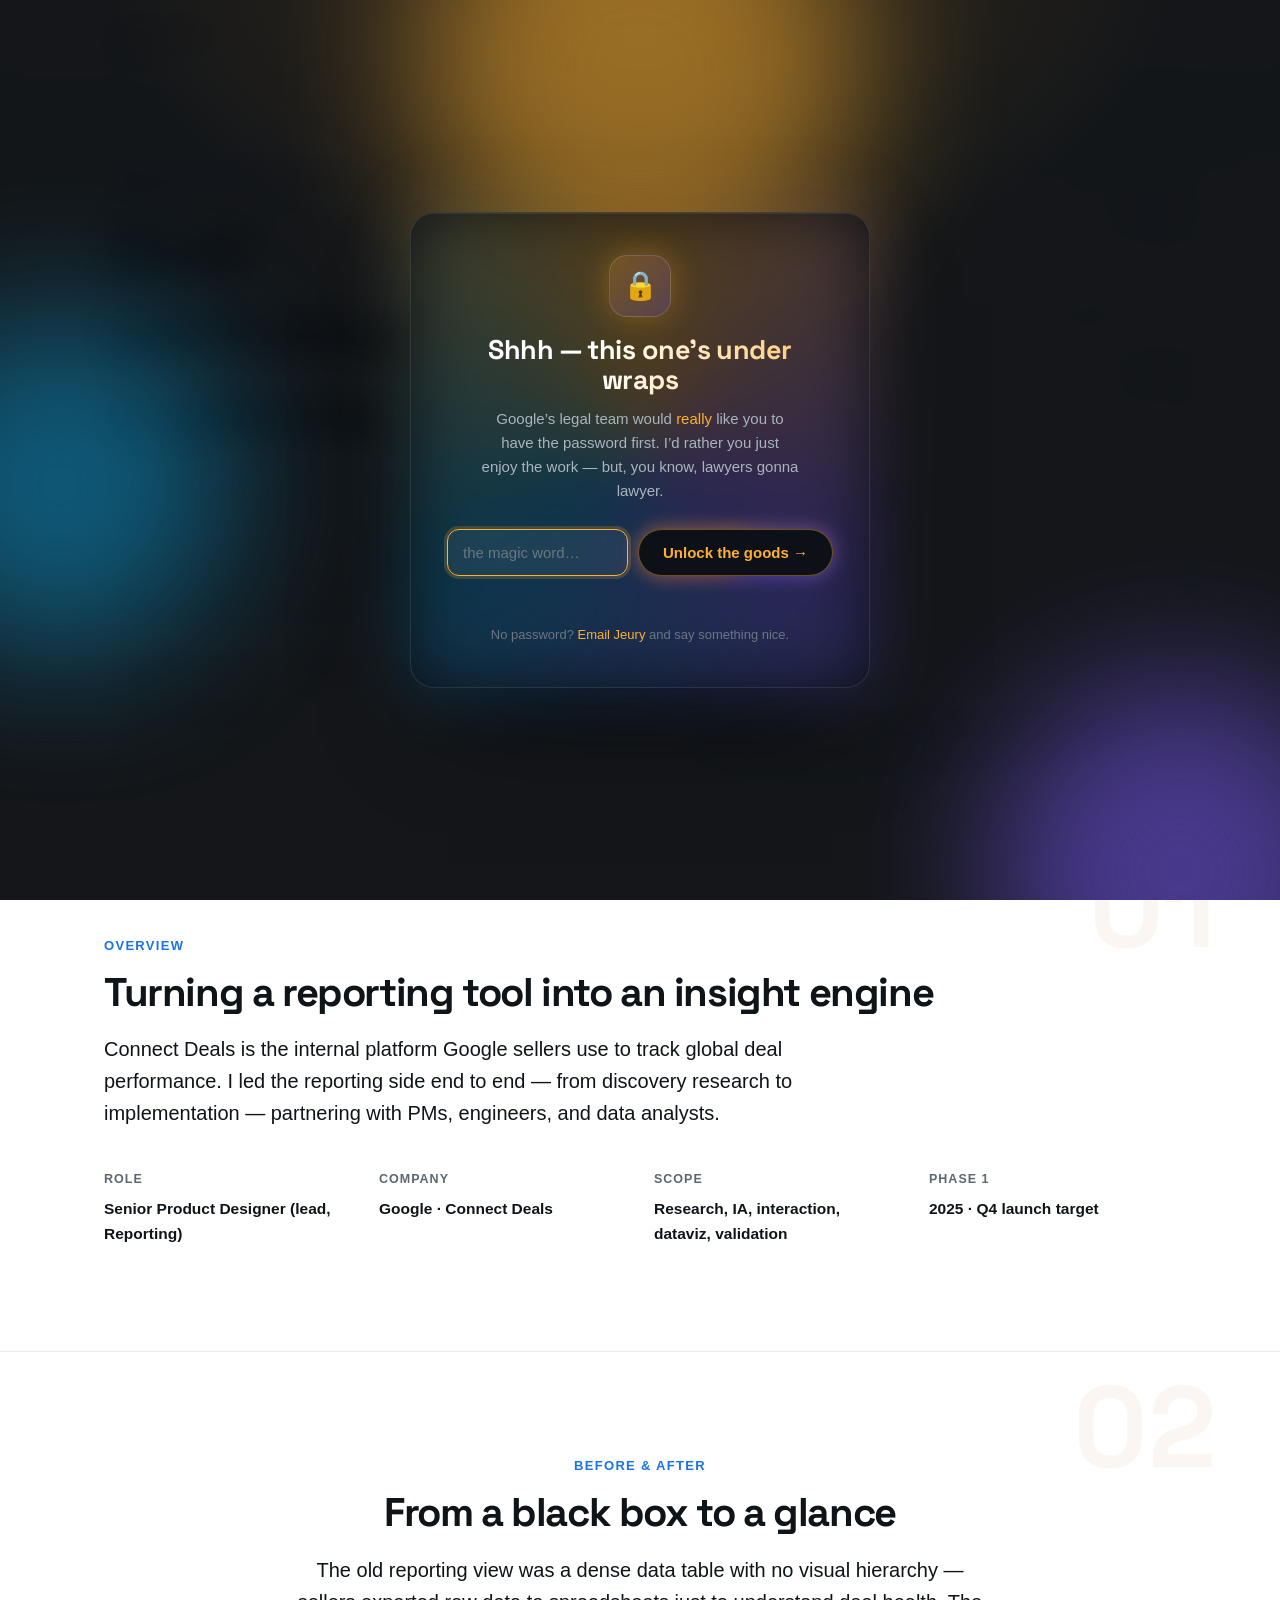
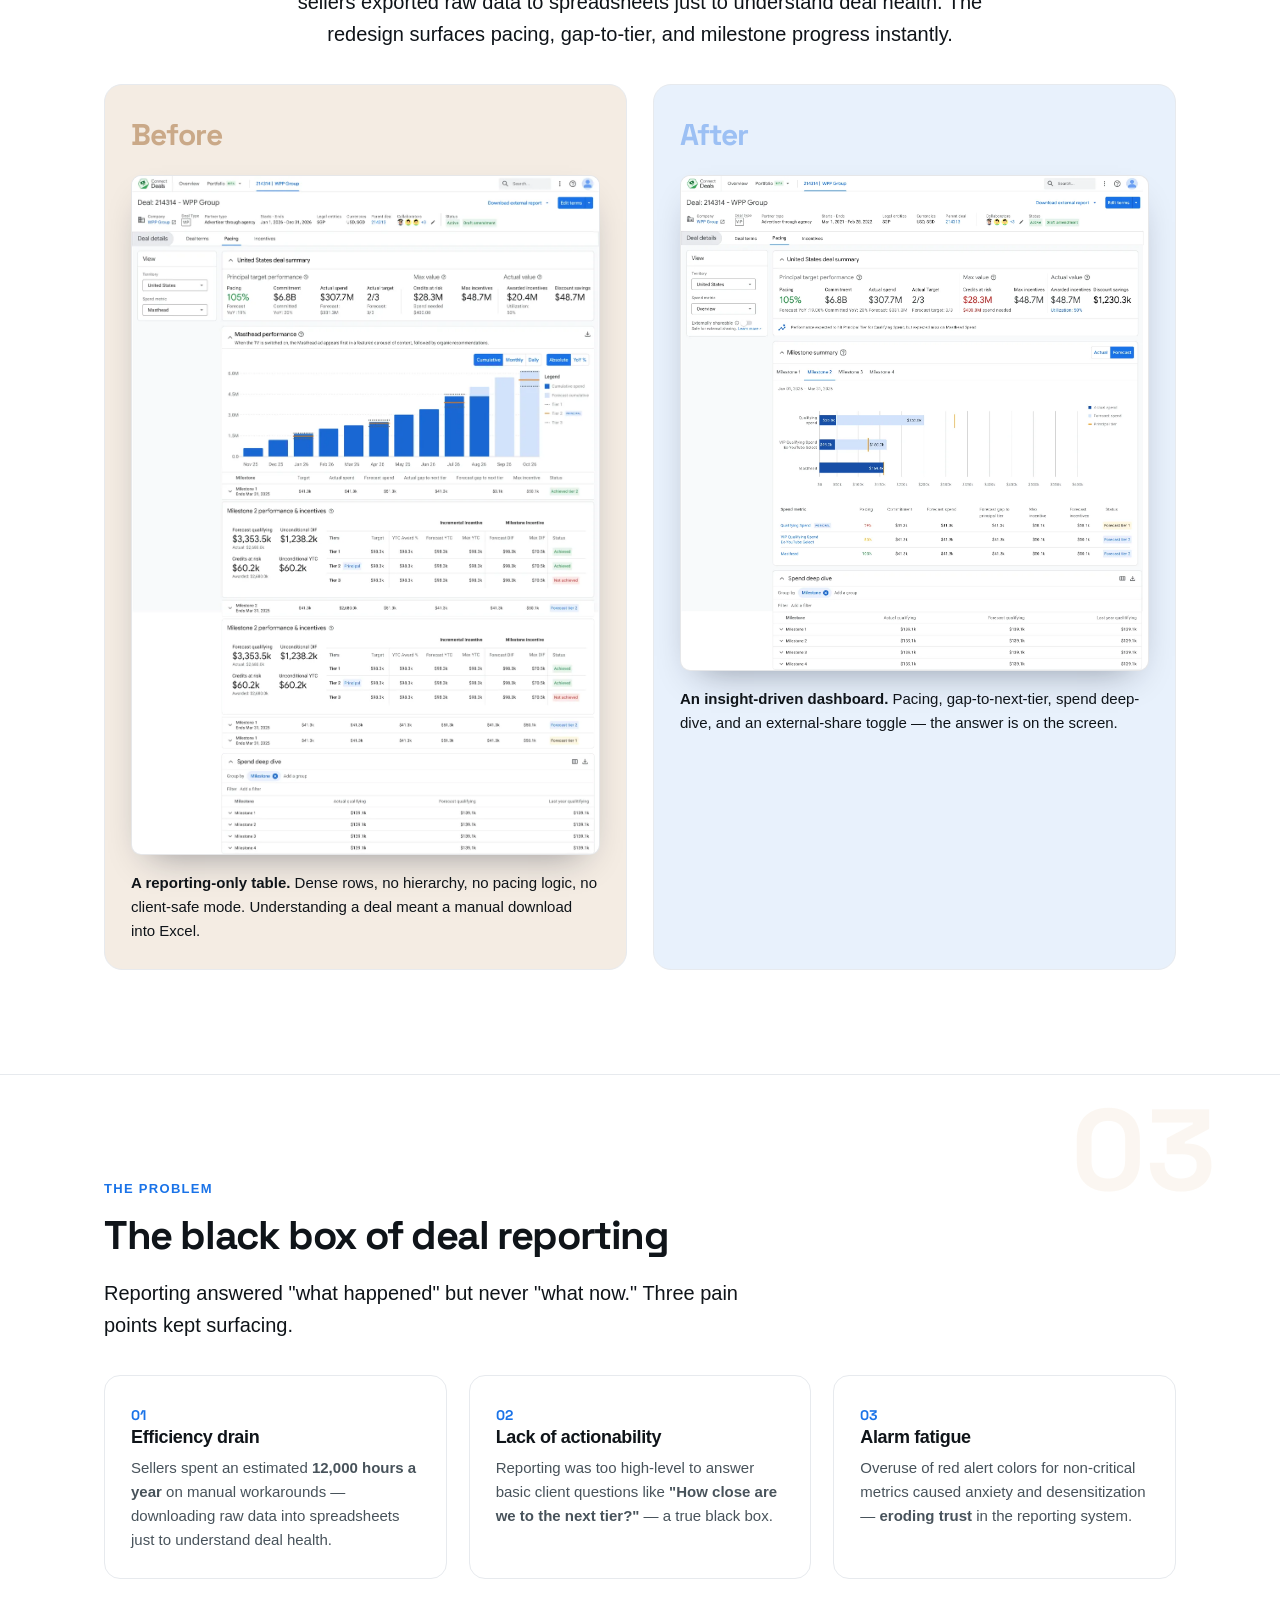
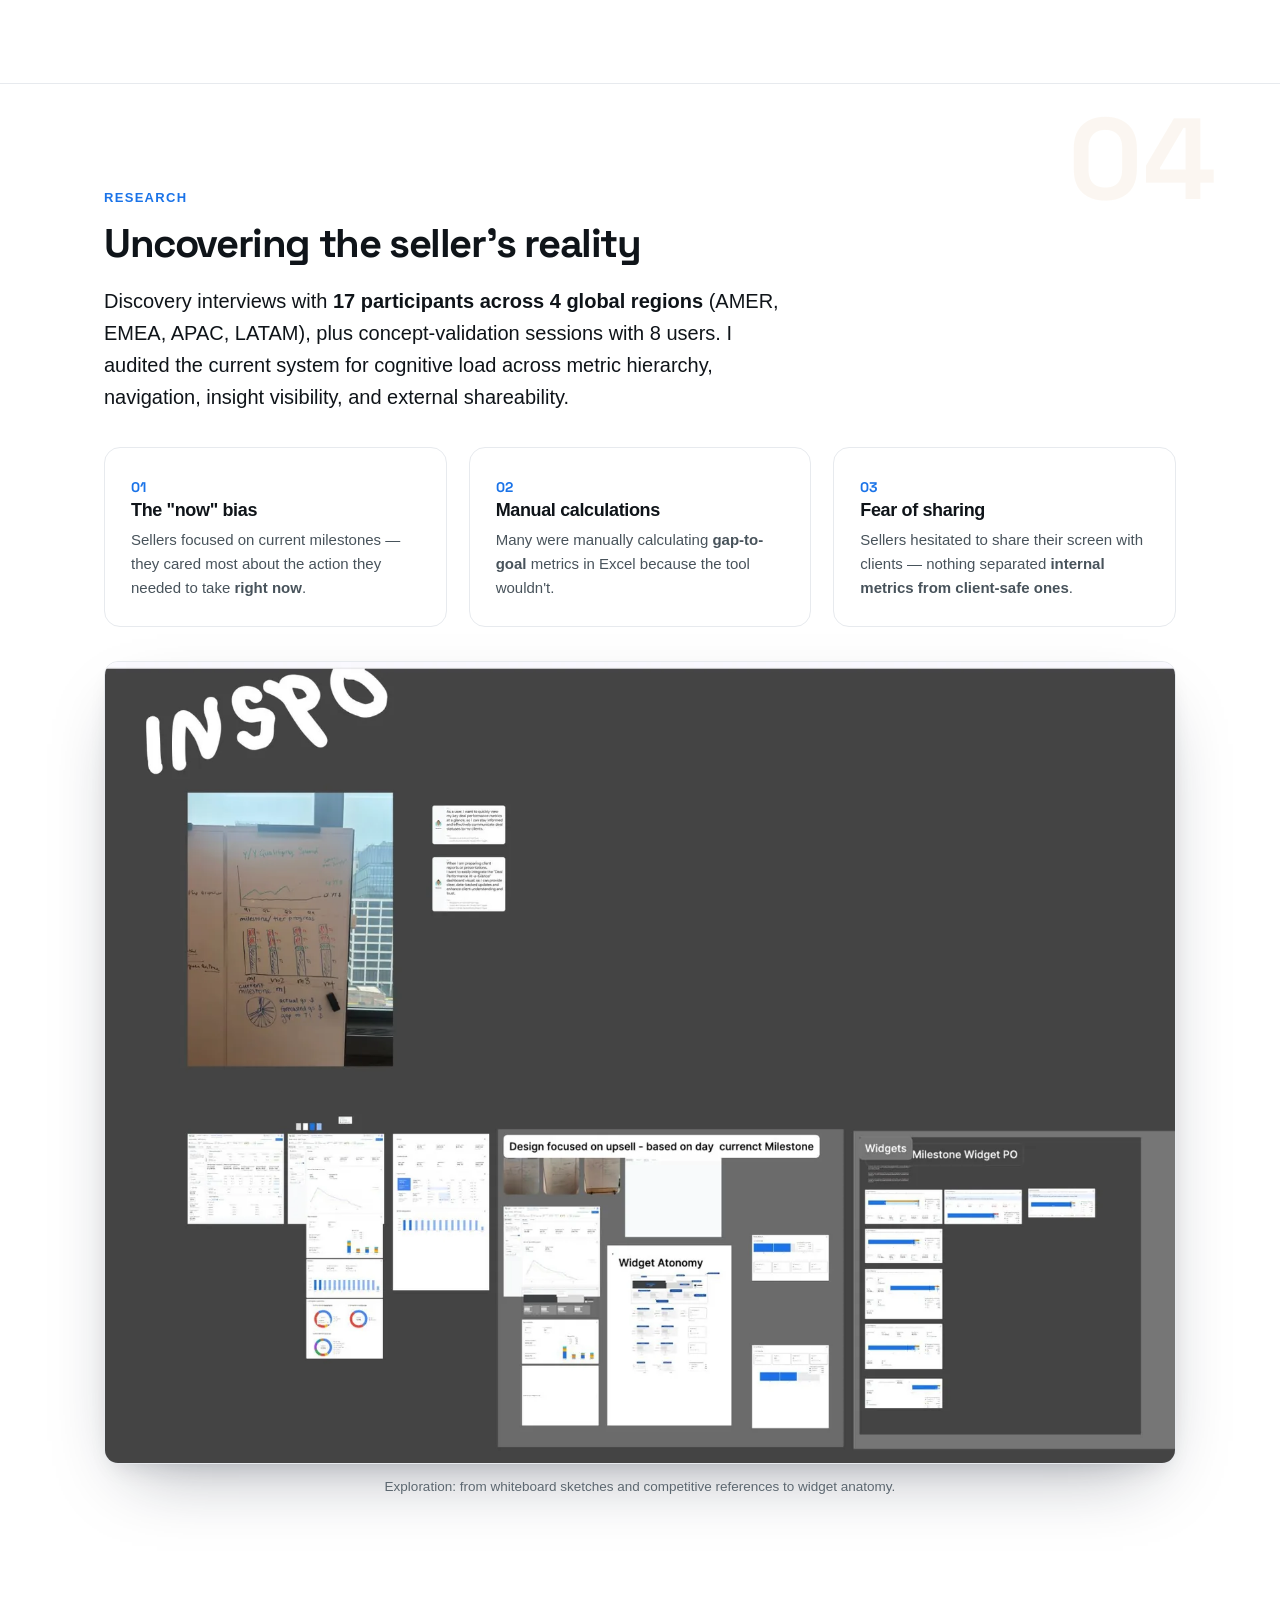
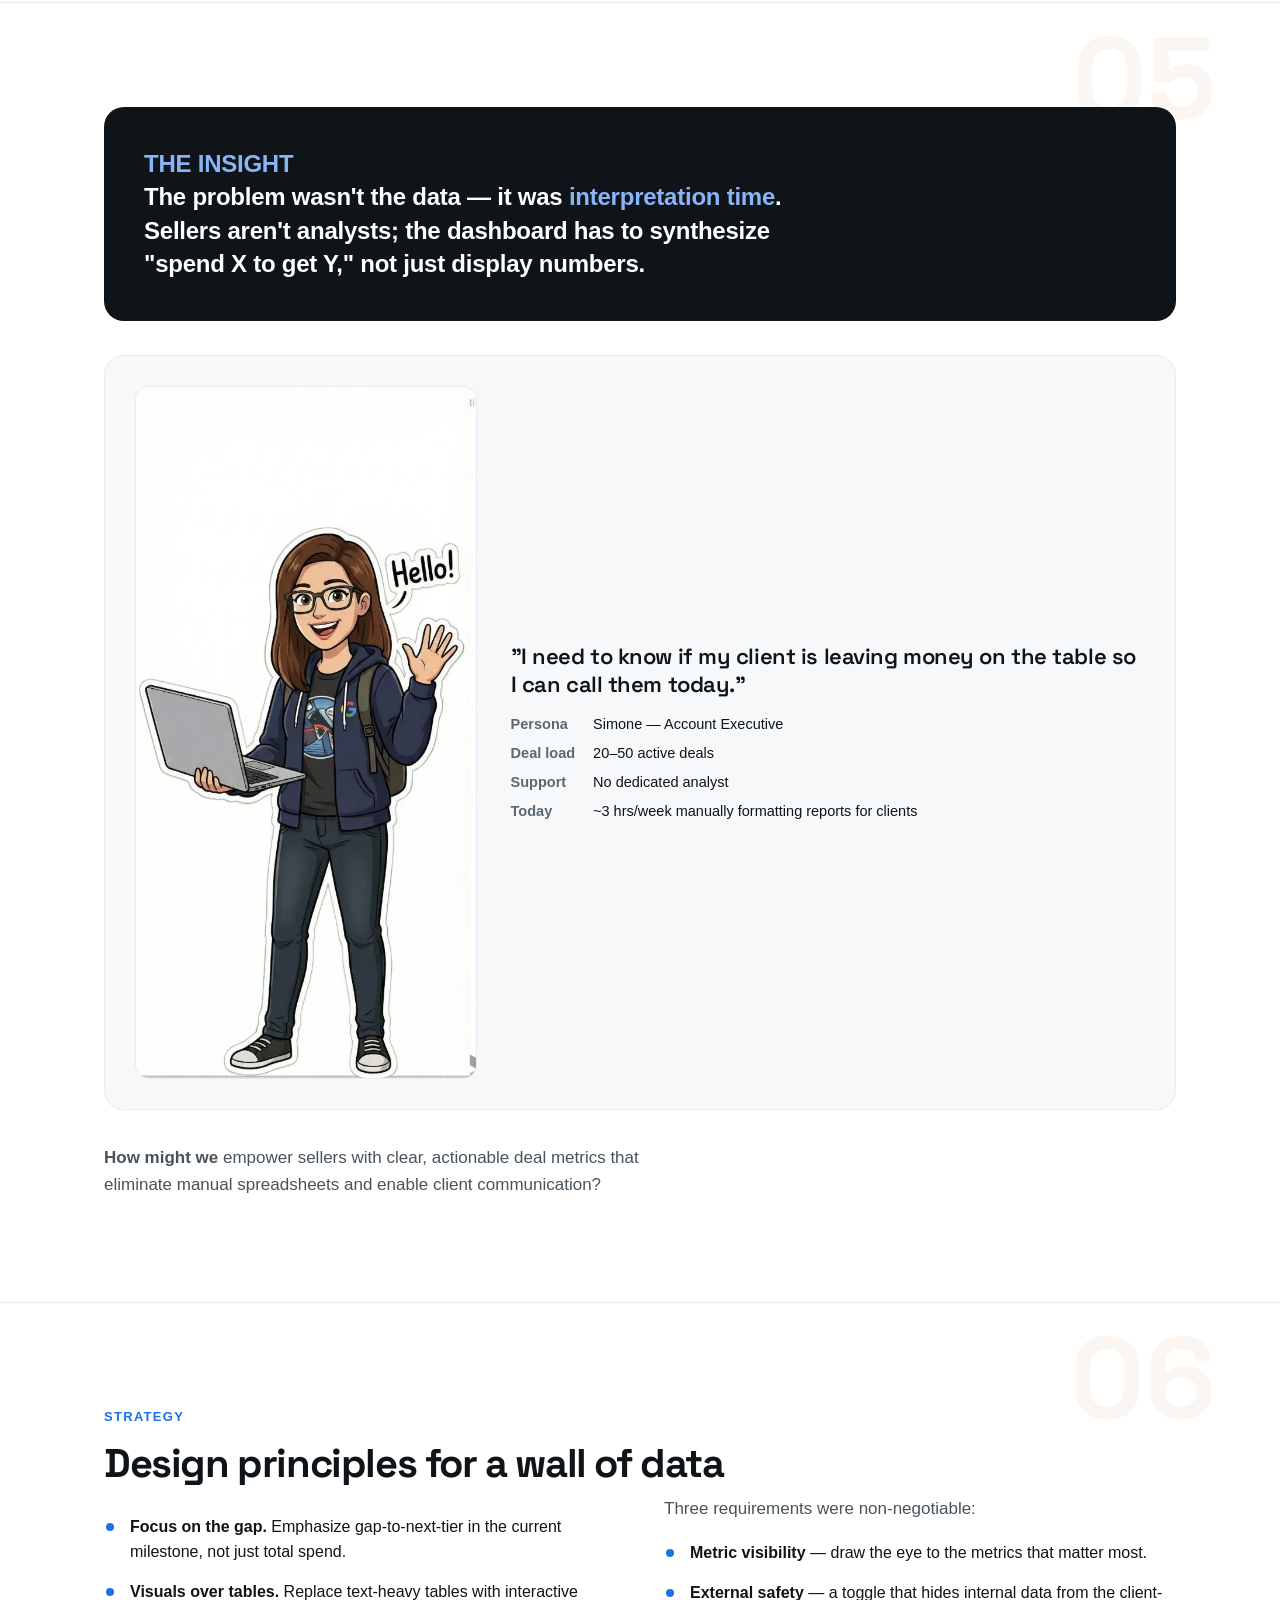
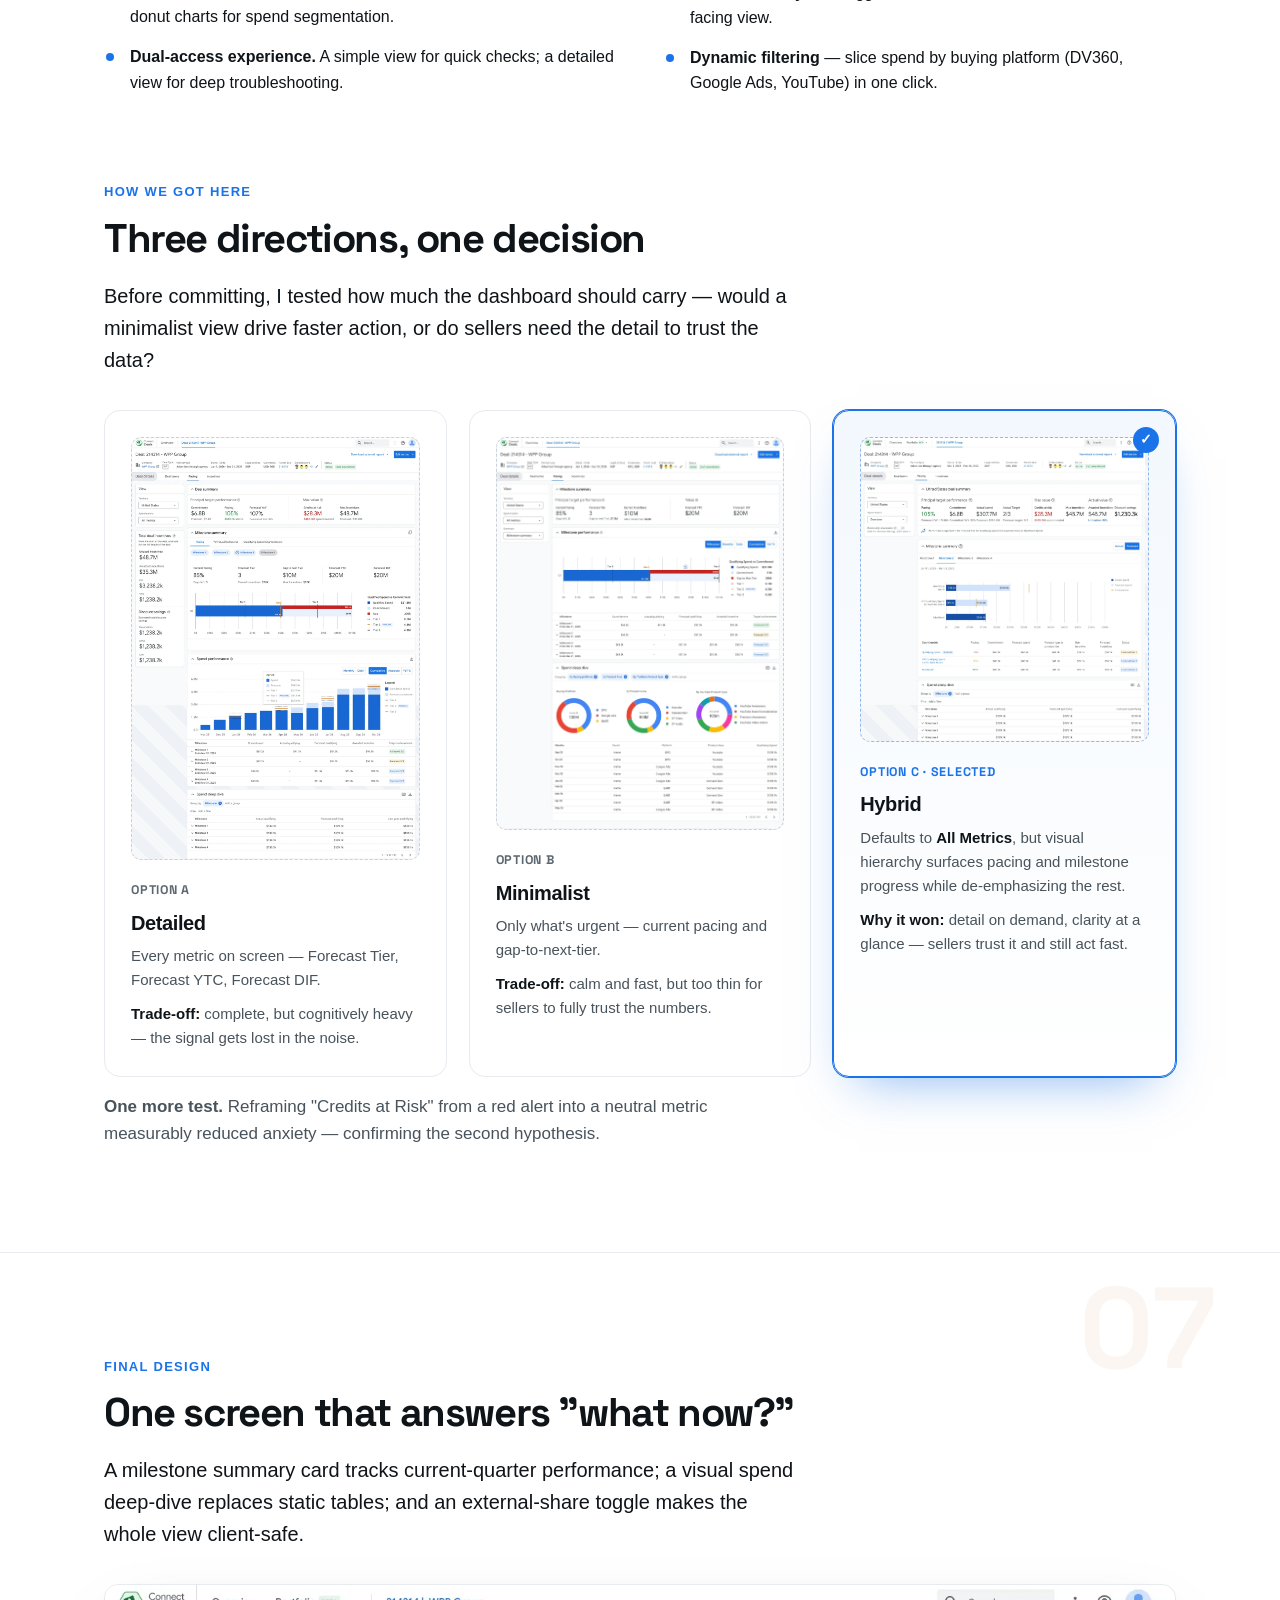
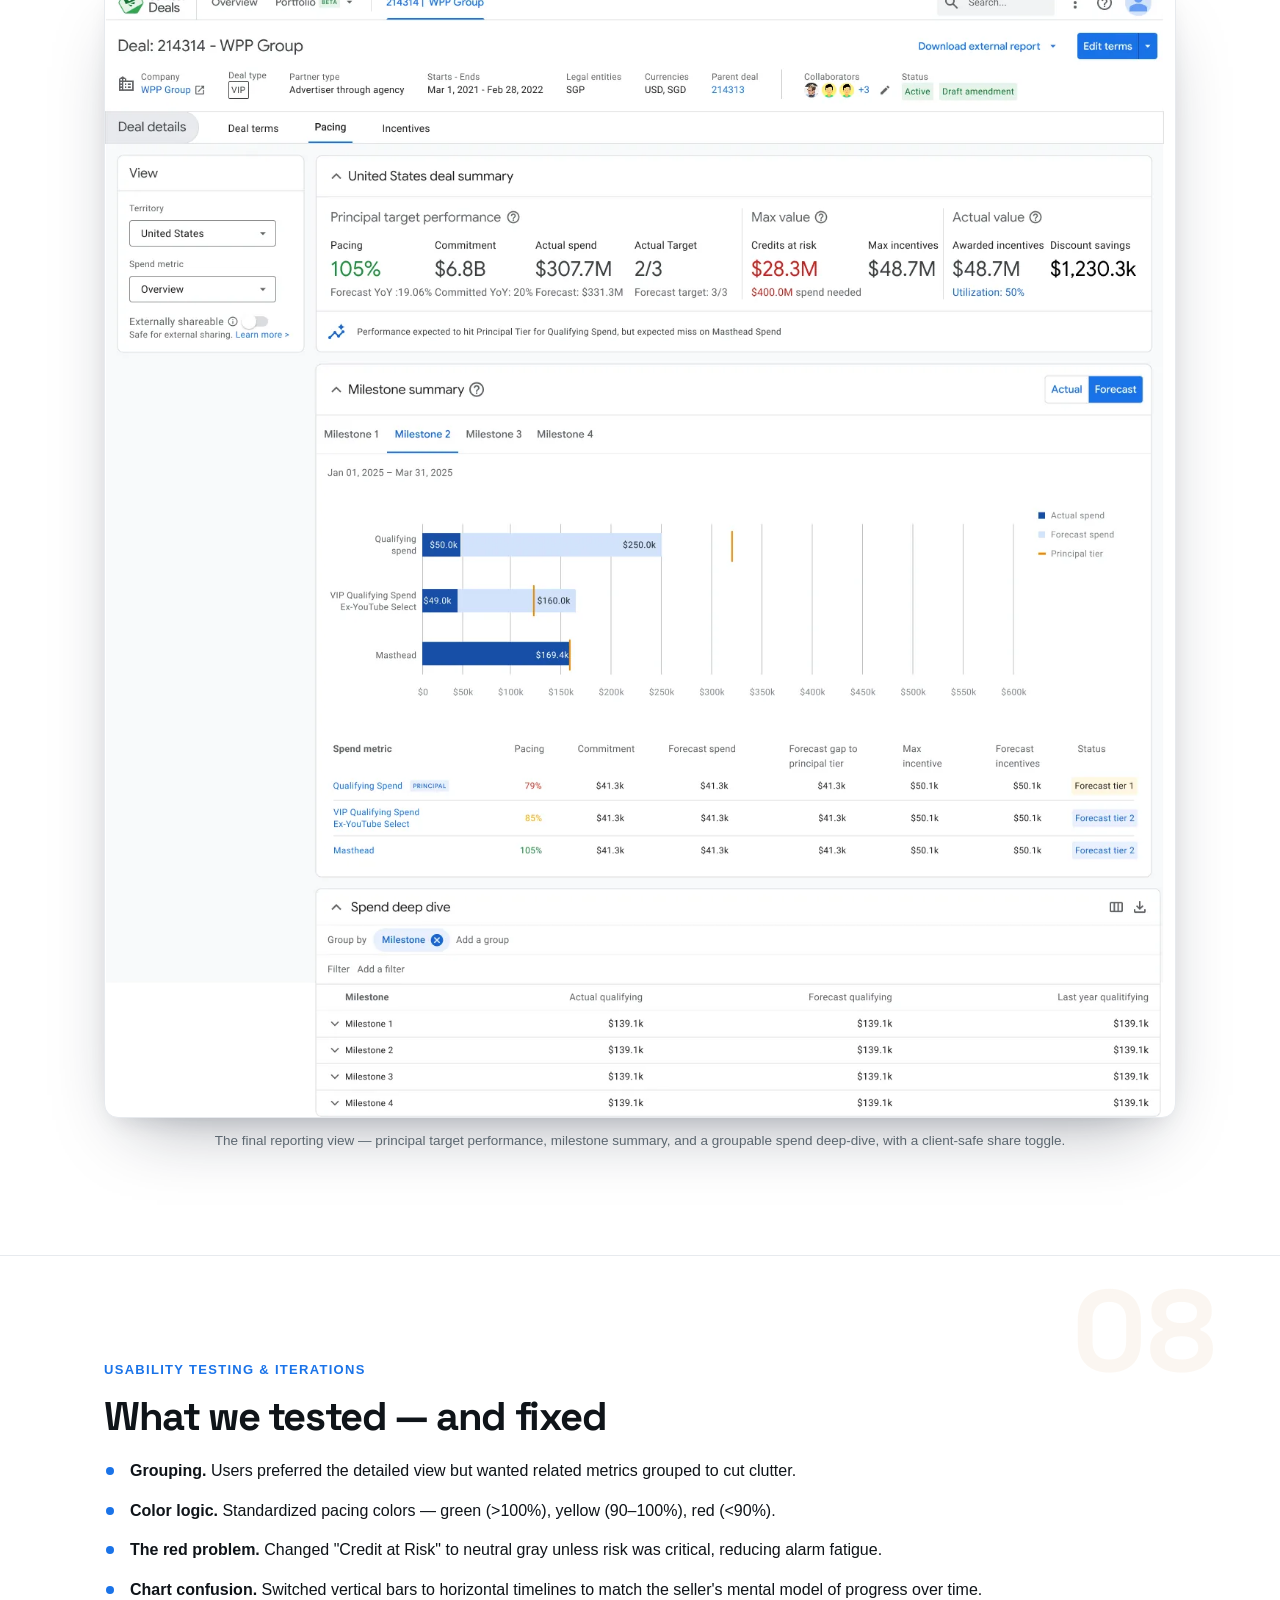
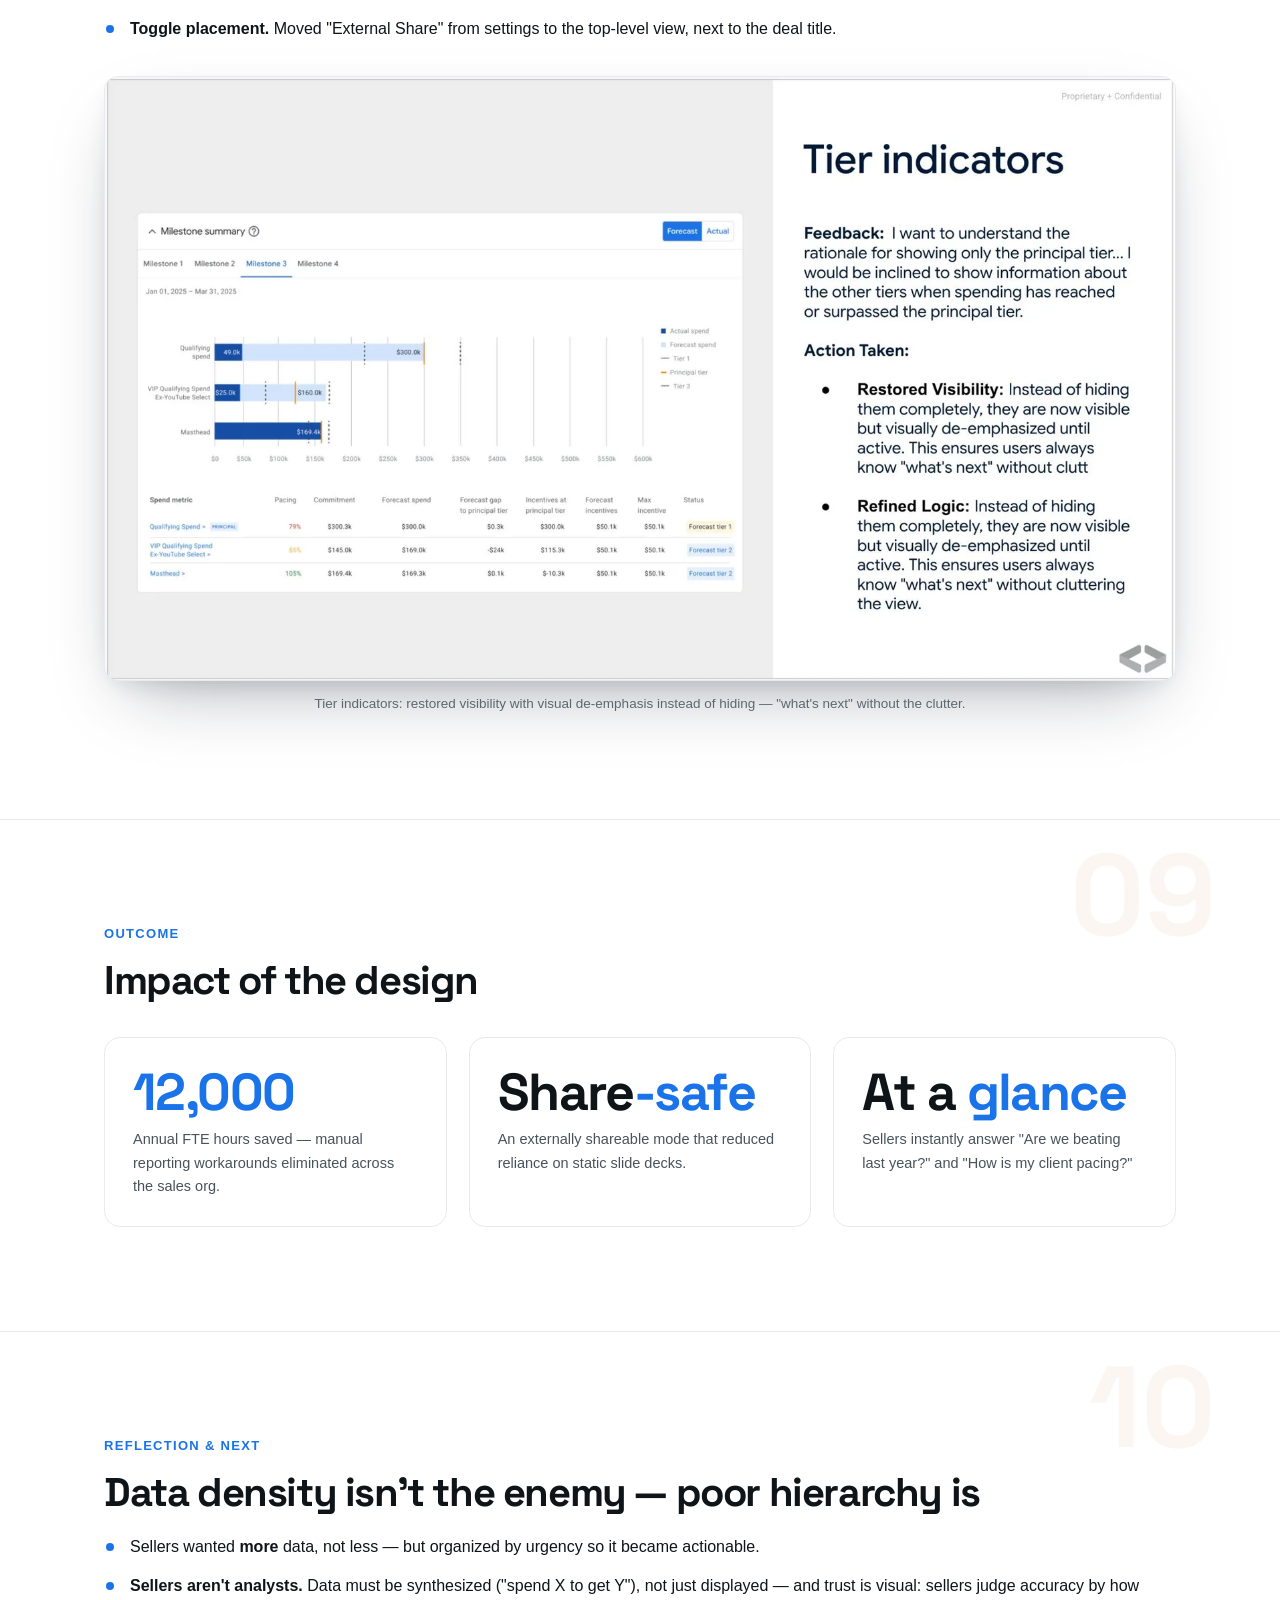
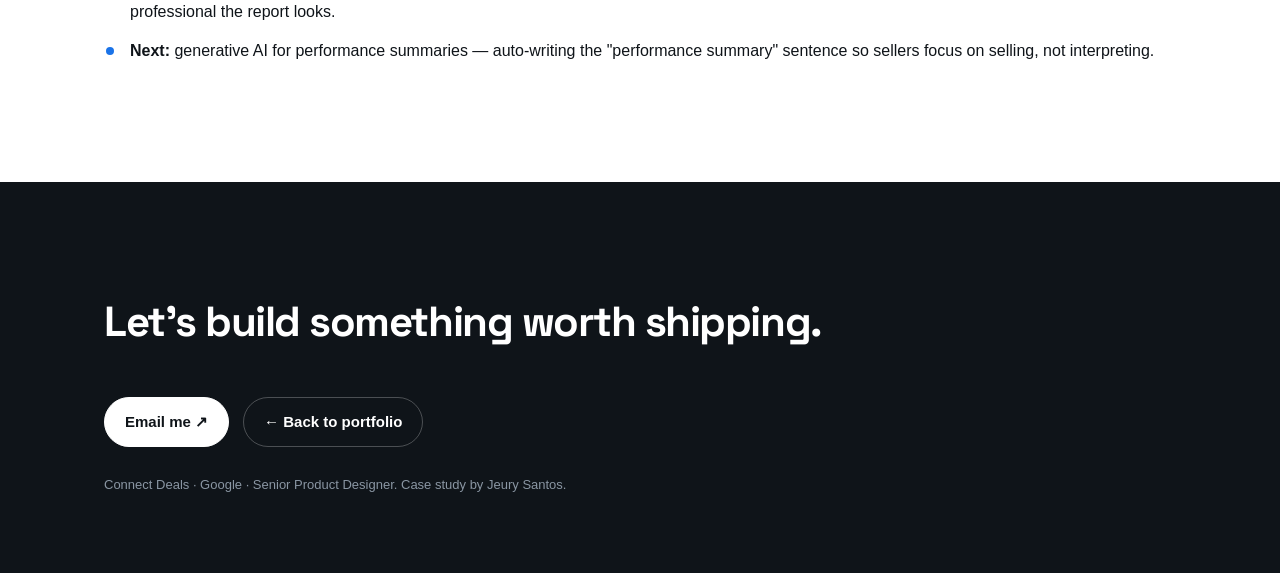
<file: case-study/connect-deals/index.html>
<!DOCTYPE html>
<html lang="en">
<head>
<meta charset="UTF-8"/>
<meta name="viewport" content="width=device-width, initial-scale=1.0"/>
<title>Connect Deals — Deal Performance at a Glance · Jeury Santos</title>
<meta name="description" content="Connect Deals — redesigning Google's internal deal-reporting tab into an insight-driven dashboard for sellers. A product design case study by Jeury Santos."/>
<link rel="preconnect" href="https://fonts.googleapis.com">
<link rel="preconnect" href="https://fonts.gstatic.com" crossorigin>
<link href="https://fonts.googleapis.com/css2?family=Space+Grotesk:wght@500;600;700&family=Caveat:wght@600;700&display=swap" rel="stylesheet">
<script>document.documentElement.classList.add('js');</script>
<style>
  :root{
    --ink:#0f1419; --body:#48535b; --muted:#5c6770;
    --line:#e7eaee; --bg:#ffffff; --soft:#f6f8fa;
    --blue:#1a73e8; --accent:#1a73e8; --accent-2:#c2761f;
    --ok:#137333; --warn:#b06000; --err:#c5221f; --yellow:#e8a400;
    --maxw:1120px; --r:20px;
    --shadow:0 30px 70px -28px rgba(15,23,42,.38), 0 10px 26px -12px rgba(15,23,42,.16);
    --font:-apple-system,BlinkMacSystemFont,"Segoe UI",Roboto,Helvetica,Arial,sans-serif;
    --font-display:"Space Grotesk",-apple-system,BlinkMacSystemFont,"Segoe UI",Roboto,sans-serif;
  }
  *{box-sizing:border-box;}
  html{scroll-behavior:smooth;}
  body{margin:0;font-family:var(--font);color:var(--body);background:var(--bg);line-height:1.6;-webkit-font-smoothing:antialiased;}
  .wrap{max-width:var(--maxw);margin:0 auto;padding:0 24px;}
  h1,h2,h3{color:var(--ink);line-height:1.12;letter-spacing:-0.02em;margin:0;}
  h1,h2,footer .big{font-family:var(--font-display);letter-spacing:-0.035em;}
  a{color:var(--blue);text-decoration:none;}
  img{display:block;max-width:100%;}

  .skip{position:absolute;left:-9999px;top:0;z-index:200;background:var(--ink);color:#fff;padding:10px 16px;border-radius:0 0 10px 0;font-weight:600;font-size:14px;}
  .skip:focus{left:0;}
  a:focus-visible,button:focus-visible,.sidenav a:focus-visible{outline:3px solid rgba(26,115,232,.5);outline-offset:3px;border-radius:6px;}

  body{counter-reset:sec;}
  section{position:relative;padding:104px 0;border-bottom:1px solid var(--line);}
  @media(max-width:760px){section{padding:64px 0;}}
  section>.wrap{position:relative;z-index:2;}
  section::before{counter-increment:sec;content:counter(sec,decimal-leading-zero);position:absolute;top:18px;right:5%;z-index:0;font-family:var(--font-display);font-weight:700;font-size:clamp(72px,9vw,150px);line-height:1;color:var(--accent-2);opacity:.06;pointer-events:none;}
  @media(max-width:760px){section::before{right:16px;font-size:64px;}}

  .js section>.wrap, .js .hero .wrap{opacity:0;transform:translateY(28px);transition:opacity .8s ease, transform .85s cubic-bezier(.2,.85,.25,1);}
  .js section>.wrap.in, .js .hero .wrap.in{opacity:1;transform:none;}
  [data-parallax]{will-change:transform;}
  @media(prefers-reduced-motion:reduce){.js section>.wrap,.js .hero .wrap{opacity:1!important;transform:none!important;transition:none;}[data-parallax]{transform:none!important;}}

  /* nav */
  nav.topbar{position:sticky;top:0;z-index:50;background:rgba(255,255,255,.82);backdrop-filter:saturate(180%) blur(12px);border-bottom:1px solid var(--line);}
  nav.topbar .wrap{display:flex;align-items:center;justify-content:space-between;height:60px;}
  .brand{font-family:'Caveat',cursive;font-weight:700;font-size:28px;line-height:1;color:var(--ink);text-decoration:none;transition:color .3s,filter .3s;}
  .brand:hover{background:linear-gradient(100deg,#ffb02e,#7d5cff,#ff7a45);-webkit-background-clip:text;background-clip:text;-webkit-text-fill-color:transparent;color:transparent;filter:drop-shadow(0 0 12px rgba(125,92,255,.4));}
  .navlinks{display:flex;gap:24px;font-size:14px;font-weight:500;}
  .navlinks a{color:var(--body);}.navlinks a:hover{color:var(--ink);}
  @media(max-width:720px){.navlinks{display:none;}}

  .sidenav{position:fixed;left:18px;top:50%;transform:translateY(-50%);z-index:60;display:none;flex-direction:column;gap:2px;padding:10px 8px;border-radius:20px;background:rgba(255,255,255,.55);-webkit-backdrop-filter:blur(18px) saturate(180%);backdrop-filter:blur(18px) saturate(180%);border:1px solid rgba(255,255,255,.6);box-shadow:0 18px 46px -18px rgba(15,23,42,.34);}
  .sidenav a{position:relative;display:flex;align-items:center;padding:9px 10px;border-radius:12px;color:var(--body);transition:background .28s ease,transform .28s cubic-bezier(.2,.8,.2,1);}
  .sidenav a .dot{width:7px;height:7px;border-radius:50%;background:#c1c9d2;flex-shrink:0;transition:all .28s cubic-bezier(.2,.8,.2,1);}
  .sidenav a .label{max-width:0;overflow:hidden;white-space:nowrap;opacity:0;font-size:13.5px;font-weight:600;transition:max-width .42s cubic-bezier(.2,.8,.2,1),opacity .26s ease,margin-left .42s cubic-bezier(.2,.8,.2,1);}
  .sidenav:hover a .label{max-width:180px;opacity:1;margin-left:12px;}
  .sidenav a:hover{background:rgba(26,115,232,.10);transform:translateX(3px);}
  .sidenav a:hover .dot,.sidenav a.active .dot{background:var(--blue);transform:scale(1.4);box-shadow:0 0 0 4px rgba(26,115,232,.16);}
  .sidenav a.active{color:var(--ink);}
  @media(min-width:1180px){.sidenav{display:flex;} .topbar .navlinks{display:none;}}

  /* hero */
  .hero{position:relative;overflow:hidden;background:radial-gradient(1100px 500px at 80% -8%,rgba(26,115,232,.13),transparent 60%),radial-gradient(900px 480px at 0% 12%,rgba(52,168,83,.10),transparent 55%),linear-gradient(180deg,#fbfcfe 0%,#f4f7fb 100%);border-bottom:1px solid var(--line);}
  .hero .wrap{position:relative;z-index:1;display:grid;grid-template-columns:1.02fr .98fr;gap:48px;align-items:center;padding-top:96px;padding-bottom:100px;}
  .eyebrow{display:inline-flex;align-items:center;gap:8px;font-size:12.5px;font-weight:700;letter-spacing:.10em;text-transform:uppercase;color:var(--blue);background:#eaf1fc;border:1px solid #d6e4fb;padding:6px 12px;border-radius:999px;}
  .hero h1{font-size:clamp(40px,6vw,72px);font-weight:700;margin:20px 0 0;}
  .hero .lede{font-size:19px;color:var(--body);margin:18px 0 0;max-width:42ch;}
  .meta{display:flex;flex-wrap:wrap;gap:10px;margin-top:26px;}
  .chip{font-size:12.5px;font-weight:600;color:var(--ink);background:#fff;border:1px solid var(--line);padding:7px 12px;border-radius:999px;box-shadow:0 1px 2px rgba(15,23,42,.04);}
  .chip.ok{color:var(--ok);border-color:#bfe3cf;background:#eaf6ef;}
  .hero-shot{border-radius:16px;overflow:hidden;border:1px solid var(--line);box-shadow:var(--shadow);background:#fff;transform:rotate(.6deg);}
  @media(max-width:920px){.hero .wrap{grid-template-columns:1fr;gap:30px;}.hero h1{font-size:38px;}}

  .kicker{font-size:13px;font-weight:700;letter-spacing:.10em;text-transform:uppercase;color:var(--blue);margin:0 0 14px;}
  h2{font-size:clamp(28px,4vw,40px);font-weight:700;}
  .lead{font-size:20px;color:var(--ink);max-width:62ch;margin:18px 0 0;font-weight:500;}
  p.body{font-size:17px;max-width:64ch;margin:16px 0 0;}
  .two{display:grid;grid-template-columns:1fr 1fr;gap:48px;align-items:center;}
  @media(max-width:860px){.two{grid-template-columns:1fr;gap:28px;}}

  figure{margin:34px 0 0;}
  figure img{border-radius:14px;border:1px solid var(--line);box-shadow:var(--shadow);background:#fff;width:100%;}
  figcaption{font-size:13.5px;color:var(--muted);margin-top:12px;text-align:center;}

  /* overview strip */
  .ovgrid{display:grid;grid-template-columns:repeat(4,1fr);gap:28px;}
  .ovgrid h4{font-size:12.5px;letter-spacing:.08em;text-transform:uppercase;color:var(--muted);margin:0 0 8px;font-weight:700;}
  .ovgrid p{margin:0;color:var(--ink);font-weight:600;font-size:15.5px;}
  @media(max-width:760px){.ovgrid{grid-template-columns:1fr 1fr;gap:22px;}}

  /* cards */
  .cards{display:grid;grid-template-columns:repeat(3,1fr);gap:22px;margin-top:34px;}
  .card{background:#fff;border:1px solid var(--line);border-radius:16px;padding:26px;transition:transform .25s ease,box-shadow .25s ease;}
  .card:hover{transform:translateY(-4px);box-shadow:var(--shadow);}
  .card h3{font-size:18px;margin:0 0 8px;}
  .card .n{font-family:var(--font-display);font-weight:700;font-size:14px;color:var(--blue);}
  .card p{margin:8px 0 0;font-size:15px;}
  @media(max-width:860px){.cards{grid-template-columns:1fr;}}
  /* exploration options */
  .opts{display:grid;grid-template-columns:repeat(3,1fr);gap:22px;margin-top:34px;align-items:stretch;}
  @media(max-width:860px){.opts{grid-template-columns:1fr;}}
  .opt{position:relative;background:#fff;border:1px solid var(--line);border-radius:16px;padding:26px;transition:transform .25s ease,box-shadow .25s ease;}
  .opt:hover{transform:translateY(-4px);box-shadow:var(--shadow);}
  .opt-tag{font-family:var(--font-display);font-weight:700;font-size:12.5px;letter-spacing:.06em;text-transform:uppercase;color:var(--muted);}
  .opt h3{font-size:20px;margin:10px 0 0;}
  .opt p{font-size:15px;margin:10px 0 0;color:var(--body);}
  .opt p b{color:var(--ink);}
  .opt-img{aspect-ratio:4/3;border-radius:10px;margin:0 0 16px;border:1px dashed #c9d2db;background:repeating-linear-gradient(45deg,#f6f8fa,#f6f8fa 12px,#eef1f5 12px,#eef1f5 24px);display:grid;place-items:center;color:var(--muted);font-size:12.5px;font-weight:600;letter-spacing:.04em;}
  .opt-img img{width:100%;height:100%;object-fit:cover;border-radius:10px;}
  .opt.sel .opt-img{border-color:color-mix(in srgb,var(--blue) 45%,transparent);}
  .opt.sel{border-color:var(--blue);box-shadow:0 0 0 1px var(--blue),0 24px 50px -24px rgba(26,115,232,.55);background:linear-gradient(180deg,#f3f8fe,#fff);}
  .opt.sel .opt-tag{color:var(--blue);}
  .opt.sel::after{content:"✓";position:absolute;top:16px;right:16px;width:26px;height:26px;border-radius:50%;background:var(--blue);color:#fff;display:grid;place-items:center;font-size:14px;font-weight:700;}

  /* goal callout */
  .goal{background:var(--ink);color:#fff;border-radius:var(--r);padding:40px;}
  .goal .kicker{color:#8ab4f8;}
  .goal p{font-size:24px;line-height:1.4;color:#fff;font-weight:600;margin:0;max-width:48ch;letter-spacing:-0.01em;}

  /* before / after */
  .ba-two{display:grid;grid-template-columns:1fr 1fr;gap:26px;margin-top:34px;}
  @media(max-width:860px){.ba-two{grid-template-columns:1fr;}}
  .ba-block{border-radius:18px;padding:26px;border:1px solid var(--line);}
  .ba-block.before{background:#f4ece3;}
  .ba-block.after{background:#e8f1fc;}
  .ba-word{font-family:var(--font-display);font-weight:700;font-size:30px;letter-spacing:-.03em;display:block;}
  .ba-block.before .ba-word{color:#caa988;}
  .ba-block.after .ba-word{color:#9cc0f4;}
  .ba-cap{margin:10px 0 0;font-size:15px;color:var(--ink);}
  .ba-block .ba-shot{margin:16px 0;border-radius:10px;overflow:hidden;border:1px solid rgba(15,23,42,.1);box-shadow:0 16px 36px -18px rgba(15,23,42,.45);background:#fff;}
  .ba-block .ba-shot img{width:100%;display:block;}
  .ba-table{margin:16px 0;background:#fff;border:1px solid #e6dccd;border-radius:10px;padding:16px;box-shadow:0 16px 36px -18px rgba(15,23,42,.3);}
  .ba-table span{display:block;height:9px;border-radius:3px;background:#ece2d2;margin:0 0 10px;}
  .ba-table span:nth-child(odd){background:#f3ebdd;}
  .ba-table span:last-child{margin-bottom:0;width:66%;}
  .ba-block.before .ba-cap b,.ba-block.after .ba-cap b{font-weight:700;}

  /* persona */
  .persona{display:grid;grid-template-columns:.7fr 1.3fr;gap:34px;align-items:center;background:var(--soft);border:1px solid var(--line);border-radius:var(--r);padding:30px;margin-top:34px;}
  .persona img{border-radius:14px;border:1px solid var(--line);width:100%;}
  .persona .qt{font-family:var(--font-display);font-size:22px;color:var(--ink);font-weight:600;letter-spacing:-.02em;margin:0 0 14px;line-height:1.3;}
  .persona dl{display:grid;grid-template-columns:auto 1fr;gap:6px 18px;margin:0;font-size:14.5px;}
  .persona dt{color:var(--muted);font-weight:600;}
  .persona dd{margin:0;color:var(--ink);}
  @media(max-width:760px){.persona{grid-template-columns:1fr;}}

  /* outcome stats */
  .stats{display:grid;grid-template-columns:repeat(3,1fr);gap:22px;margin-top:34px;}
  .stat{background:#fff;border:1px solid var(--line);border-radius:16px;padding:28px;}
  .stat .num{font-family:var(--font-display);font-weight:700;font-size:clamp(34px,5vw,52px);color:var(--ink);letter-spacing:-.03em;line-height:1;}
  .stat .num em{color:var(--blue);font-style:normal;}
  .stat .lab{margin-top:10px;font-size:14.5px;color:var(--body);}
  @media(max-width:760px){.stats{grid-template-columns:1fr;}}

  ul.clean{list-style:none;padding:0;margin:18px 0 0;}
  ul.clean li{position:relative;padding:0 0 0 26px;margin:0 0 14px;font-size:16px;color:var(--ink);}
  ul.clean li::before{content:"";position:absolute;left:2px;top:9px;width:8px;height:8px;border-radius:8px;background:var(--blue);}
  ul.clean li b{font-weight:700;}

  footer{background:var(--ink);color:#cdd6df;padding:64px 0;border:none;}
  footer .big{font-size:clamp(28px,4vw,42px);color:#fff;font-weight:700;}
  footer .frow{display:flex;flex-wrap:wrap;gap:14px;margin-top:24px;}
  .btn{display:inline-flex;align-items:center;gap:8px;font-weight:600;font-size:15px;padding:12px 20px;border-radius:999px;border:1px solid rgba(255,255,255,.25);color:#fff;}
  .btn.solid{background:#fff;color:var(--ink);border-color:#fff;}
  .btn:hover{border-color:#fff;}
  .foot-note{margin-top:28px;font-size:13px;color:#8a96a3;}
</style>
</head>
<body>
<script>window.GATE_CO="Google";</script>
<script src="../gate.js"></script>
<a href="#problem" class="skip">Skip to content</a>

<aside class="sidenav" aria-label="Section navigation">
  <a href="#beforeafter"><span class="dot"></span><span class="label">Before / after</span></a>
  <a href="#problem"><span class="dot"></span><span class="label">Problem</span></a>
  <a href="#research"><span class="dot"></span><span class="label">Research</span></a>
  <a href="#insight"><span class="dot"></span><span class="label">Insight</span></a>
  <a href="#strategy"><span class="dot"></span><span class="label">Strategy</span></a>
  <a href="#explore"><span class="dot"></span><span class="label">Exploration</span></a>
  <a href="#design"><span class="dot"></span><span class="label">Final design</span></a>
  <a href="#iterations"><span class="dot"></span><span class="label">Iterations</span></a>
  <a href="#outcome"><span class="dot"></span><span class="label">Outcome</span></a>
</aside>

<nav class="topbar"><div class="wrap">
  <a class="brand" href="../../index.html" aria-label="Back to home">jeurysantos</a>
  <div class="navlinks">
    <a href="#beforeafter">Before/after</a>
    <a href="#problem">Problem</a>
    <a href="#research">Research</a>
    <a href="#strategy">Strategy</a>
    <a href="#design">Final design</a>
    <a href="#outcome">Outcome</a>
  </div>
</div></nav>

<!-- HERO -->
<header class="hero">
  <div class="wrap">
    <div>
      <span class="eyebrow">Google · Senior Product Designer</span>
      <h1>Deal performance, at a glance.</h1>
      <p class="lede">I redesigned Connect Deals' reporting tab — Google's internal tool for tracking global deal performance — from a dense data table into an insight-driven dashboard that saves the sales org an estimated 12,000 hours a year.</p>
      <div class="meta">
        <span class="chip">Connect Deals · Reporting</span>
        <span class="chip">Research → implementation</span>
        <span class="chip ok">≈12,000 FTE hrs/yr saved</span>
      </div>
    </div>
    <div class="hero-shot" data-parallax="0.03">
      <img src="images/final-design.webp" alt="Connect Deals reporting dashboard — pacing, spend performance, and milestones at a glance" loading="lazy"/>
    </div>
  </div>
</header>

<!-- OVERVIEW -->
<section>
  <div class="wrap">
    <p class="kicker">Overview</p>
    <h2>Turning a reporting tool into an insight engine</h2>
    <p class="lead">Connect Deals is the internal platform Google sellers use to track global deal performance. I led the reporting side end to end — from discovery research to implementation — partnering with PMs, engineers, and data analysts.</p>
    <div class="ovgrid" style="margin-top:40px;">
      <div><h4>Role</h4><p>Senior Product Designer (lead, Reporting)</p></div>
      <div><h4>Company</h4><p>Google · Connect Deals</p></div>
      <div><h4>Scope</h4><p>Research, IA, interaction, dataviz, validation</p></div>
      <div><h4>Phase 1</h4><p>2025 · Q4 launch target</p></div>
    </div>
  </div>
</section>

<!-- BEFORE / AFTER -->
<section id="beforeafter">
  <div class="wrap" style="text-align:center;">
    <p class="kicker">Before &amp; after</p>
    <h2>From a black box to a glance</h2>
    <p class="lead" style="margin:18px auto 0;">The old reporting view was a dense data table with no visual hierarchy — sellers exported raw data to spreadsheets just to understand deal health. The redesign surfaces pacing, gap-to-tier, and milestone progress instantly.</p>
    <div class="ba-two" style="text-align:left;">
      <div class="ba-block before">
        <span class="ba-word">Before</span>
        <div class="ba-shot"><img src="images/final-detail.webp" alt="The dense earlier reporting view" loading="lazy"/></div>
        <p class="ba-cap"><b>A reporting-only table.</b> Dense rows, no hierarchy, no pacing logic, no client-safe mode. Understanding a deal meant a manual download into Excel.</p>
      </div>
      <div class="ba-block after">
        <span class="ba-word">After</span>
        <div class="ba-shot"><img src="images/final-design.webp" alt="The redesigned Connect Deals dashboard" loading="lazy"/></div>
        <p class="ba-cap"><b>An insight-driven dashboard.</b> Pacing, gap-to-next-tier, spend deep-dive, and an external-share toggle — the answer is on the screen.</p>
      </div>
    </div>
  </div>
</section>

<!-- PROBLEM -->
<section id="problem">
  <div class="wrap">
    <p class="kicker">The problem</p>
    <h2>The black box of deal reporting</h2>
    <p class="lead">Reporting answered "what happened" but never "what now." Three pain points kept surfacing.</p>
    <div class="cards">
      <div class="card"><span class="n">01</span><h3>Efficiency drain</h3><p>Sellers spent an estimated <b>12,000 hours a year</b> on manual workarounds — downloading raw data into spreadsheets just to understand deal health.</p></div>
      <div class="card"><span class="n">02</span><h3>Lack of actionability</h3><p>Reporting was too high-level to answer basic client questions like <b>"How close are we to the next tier?"</b> — a true black box.</p></div>
      <div class="card"><span class="n">03</span><h3>Alarm fatigue</h3><p>Overuse of red alert colors for non-critical metrics caused anxiety and desensitization — <b>eroding trust</b> in the reporting system.</p></div>
    </div>
  </div>
</section>

<!-- RESEARCH -->
<section id="research">
  <div class="wrap">
    <p class="kicker">Research</p>
    <h2>Uncovering the seller's reality</h2>
    <p class="lead">Discovery interviews with <b>17 participants across 4 global regions</b> (AMER, EMEA, APAC, LATAM), plus concept-validation sessions with 8 users. I audited the current system for cognitive load across metric hierarchy, navigation, insight visibility, and external shareability.</p>
    <div class="cards">
      <div class="card"><span class="n">01</span><h3>The "now" bias</h3><p>Sellers focused on current milestones — they cared most about the action they needed to take <b>right now</b>.</p></div>
      <div class="card"><span class="n">02</span><h3>Manual calculations</h3><p>Many were manually calculating <b>gap-to-goal</b> metrics in Excel because the tool wouldn't.</p></div>
      <div class="card"><span class="n">03</span><h3>Fear of sharing</h3><p>Sellers hesitated to share their screen with clients — nothing separated <b>internal metrics from client-safe ones</b>.</p></div>
    </div>
    <figure><img src="images/s35_0.webp" alt="Exploration board — sketches, references, and widget anatomy" loading="lazy"/><figcaption>Exploration: from whiteboard sketches and competitive references to widget anatomy.</figcaption></figure>
  </div>
</section>

<!-- INSIGHT + PERSONA -->
<section id="insight">
  <div class="wrap">
    <div class="goal">
      <p class="kicker">The insight</p>
      <p>The problem wasn't the data — it was <em style="color:#8ab4f8;font-style:normal;">interpretation time</em>. Sellers aren't analysts; the dashboard has to synthesize "spend X to get Y," not just display numbers.</p>
    </div>
    <div class="persona">
      <img src="images/s32_0.webp" alt="Persona — Simone, Account Executive" loading="lazy"/>
      <div>
        <p class="qt">"I need to know if my client is leaving money on the table so I can call them today."</p>
        <dl>
          <dt>Persona</dt><dd>Simone — Account Executive</dd>
          <dt>Deal load</dt><dd>20–50 active deals</dd>
          <dt>Support</dt><dd>No dedicated analyst</dd>
          <dt>Today</dt><dd>~3 hrs/week manually formatting reports for clients</dd>
        </dl>
      </div>
    </div>
    <p class="body" style="margin-top:34px;"><b>How might we</b> empower sellers with clear, actionable deal metrics that eliminate manual spreadsheets and enable client communication?</p>
  </div>
</section>

<!-- STRATEGY -->
<section id="strategy">
  <div class="wrap">
    <p class="kicker">Strategy</p>
    <h2>Design principles for a wall of data</h2>
    <div class="two" style="margin-top:8px;">
      <ul class="clean">
        <li><b>Focus on the gap.</b> Emphasize gap-to-next-tier in the current milestone, not just total spend.</li>
        <li><b>Visuals over tables.</b> Replace text-heavy tables with interactive donut charts for spend segmentation.</li>
        <li><b>Dual-access experience.</b> A simple view for quick checks; a detailed view for deep troubleshooting.</li>
      </ul>
      <div>
        <p class="body" style="margin-top:0;">Three requirements were non-negotiable:</p>
        <ul class="clean">
          <li><b>Metric visibility</b> — draw the eye to the metrics that matter most.</li>
          <li><b>External safety</b> — a toggle that hides internal data from the client-facing view.</li>
          <li><b>Dynamic filtering</b> — slice spend by buying platform (DV360, Google Ads, YouTube) in one click.</li>
        </ul>
      </div>
    </div>
    <div id="explore" style="margin-top:72px;">
      <p class="kicker">How we got here</p>
      <h2>Three directions, one decision</h2>
      <p class="lead">Before committing, I tested how much the dashboard should carry — would a minimalist view drive faster action, or do sellers need the detail to trust the data?</p>
      <div class="opts">
        <div class="opt">
          <div class="opt-img"><img src="images/option-a.webp" alt="Option A — the detailed view exploration"/></div>
          <span class="opt-tag">Option A</span>
          <h3>Detailed</h3>
          <p>Every metric on screen — Forecast Tier, Forecast YTC, Forecast DIF.</p>
          <p class="opt-note"><b>Trade-off:</b> complete, but cognitively heavy — the signal gets lost in the noise.</p>
        </div>
        <div class="opt">
          <div class="opt-img"><img src="images/option-b.webp" alt="Option B — the minimalist view exploration"/></div>
          <span class="opt-tag">Option B</span>
          <h3>Minimalist</h3>
          <p>Only what's urgent — current pacing and gap-to-next-tier.</p>
          <p class="opt-note"><b>Trade-off:</b> calm and fast, but too thin for sellers to fully trust the numbers.</p>
        </div>
        <div class="opt sel">
          <div class="opt-img"><img src="images/option-c.webp" alt="Option C — the selected hybrid view"/></div>
          <span class="opt-tag">Option C · Selected</span>
          <h3>Hybrid</h3>
          <p>Defaults to <b>All Metrics</b>, but visual hierarchy surfaces pacing and milestone progress while de-emphasizing the rest.</p>
          <p class="opt-note"><b>Why it won:</b> detail on demand, clarity at a glance — sellers trust it and still act fast.</p>
        </div>
      </div>
      <p class="body"><b>One more test.</b> Reframing "Credits at Risk" from a red alert into a neutral metric measurably reduced anxiety — confirming the second hypothesis.</p>
    </div>
  </div>
</section>

<!-- FINAL DESIGN -->
<section id="design">
  <div class="wrap">
    <p class="kicker">Final design</p>
    <h2>One screen that answers "what now?"</h2>
    <p class="lead">A milestone summary card tracks current-quarter performance; a visual spend deep-dive replaces static tables; and an external-share toggle makes the whole view client-safe.</p>
    <figure><img src="images/final-design.webp" alt="Final Connect Deals dashboard — deal summary, milestone performance, and spend deep-dive" loading="lazy"/><figcaption>The final reporting view — principal target performance, milestone summary, and a groupable spend deep-dive, with a client-safe share toggle.</figcaption></figure>
  </div>
</section>

<!-- ITERATIONS -->
<section id="iterations">
  <div class="wrap">
    <p class="kicker">Usability testing &amp; iterations</p>
    <h2>What we tested — and fixed</h2>
    <ul class="clean">
      <li><b>Grouping.</b> Users preferred the detailed view but wanted related metrics grouped to cut clutter.</li>
      <li><b>Color logic.</b> Standardized pacing colors — green (&gt;100%), yellow (90–100%), red (&lt;90%).</li>
      <li><b>The red problem.</b> Changed "Credit at Risk" to neutral gray unless risk was critical, reducing alarm fatigue.</li>
      <li><b>Chart confusion.</b> Switched vertical bars to horizontal timelines to match the seller's mental model of progress over time.</li>
      <li><b>Toggle placement.</b> Moved "External Share" from settings to the top-level view, next to the deal title.</li>
    </ul>
    <figure><img src="images/s44_0.webp" alt="Tier-indicator iteration — restoring visibility with de-emphasis instead of hiding" loading="lazy"/><figcaption>Tier indicators: restored visibility with visual de-emphasis instead of hiding — "what's next" without the clutter.</figcaption></figure>
  </div>
</section>

<!-- OUTCOME -->
<section id="outcome">
  <div class="wrap">
    <p class="kicker">Outcome</p>
    <h2>Impact of the design</h2>
    <div class="stats">
      <div class="stat"><div class="num"><em>12,000</em></div><div class="lab">Annual FTE hours saved — manual reporting workarounds eliminated across the sales org.</div></div>
      <div class="stat"><div class="num">Share<em>-safe</em></div><div class="lab">An externally shareable mode that reduced reliance on static slide decks.</div></div>
      <div class="stat"><div class="num">At a<em> glance</em></div><div class="lab">Sellers instantly answer "Are we beating last year?" and "How is my client pacing?"</div></div>
    </div>
  </div>
</section>

<!-- REFLECTION -->
<section style="border-bottom:none;">
  <div class="wrap">
    <p class="kicker">Reflection &amp; next</p>
    <h2>Data density isn't the enemy — poor hierarchy is</h2>
    <ul class="clean">
      <li>Sellers wanted <b>more</b> data, not less — but organized by urgency so it became actionable.</li>
      <li><b>Sellers aren't analysts.</b> Data must be synthesized ("spend X to get Y"), not just displayed — and trust is visual: sellers judge accuracy by how professional the report looks.</li>
      <li><b>Next:</b> generative AI for performance summaries — auto-writing the "performance summary" sentence so sellers focus on selling, not interpreting.</li>
    </ul>
  </div>
</section>

<footer>
  <div class="wrap">
    <p class="big">Let's build something worth shipping.</p>
    <div class="frow">
      <a class="btn solid" href="https://mail.google.com/mail/?view=cm&fs=1&to=jeurysantos1@gmail.com" target="_blank" rel="noopener">Email me ↗</a>
      <a class="btn" href="../../index.html">← Back to portfolio</a>
    </div>
    <p class="foot-note">Connect Deals · Google · Senior Product Designer. Case study by Jeury Santos.</p>
  </div>
</footer>

<script>
(function(){
  var REDUCE = matchMedia('(prefers-reduced-motion: reduce)').matches;
  var io = new IntersectionObserver(function(entries){
    entries.forEach(function(e){ if(e.isIntersecting){ e.target.classList.add('in'); io.unobserve(e.target); } });
  }, { threshold:0.12, rootMargin:'0px 0px -6% 0px' });
  document.querySelectorAll('section>.wrap, .hero .wrap').forEach(function(el){ io.observe(el); });
  setTimeout(function(){ document.querySelectorAll('section>.wrap:not(.in), .hero .wrap:not(.in)').forEach(function(el){ var r=el.getBoundingClientRect(); if(r.top<innerHeight*1.1) el.classList.add('in'); }); }, 1400);

  if(!REDUCE){
    var layers=[].slice.call(document.querySelectorAll('[data-parallax]'));
    var t=false;
    function up(){ var y=scrollY; layers.forEach(function(el){ var s=parseFloat(el.dataset.parallax); var r=el.getBoundingClientRect(); el.style.transform='translate3d(0,'+(-(r.top+y-innerHeight/2)*s)+'px,0)'; }); t=false; }
    addEventListener('scroll', function(){ if(!t){requestAnimationFrame(up);t=true;} }, {passive:true}); up();
  }

  var links={};
  document.querySelectorAll('.sidenav a').forEach(function(a){ links[a.getAttribute('href').slice(1)]=a; });
  var spy=new IntersectionObserver(function(entries){
    entries.forEach(function(e){ if(e.isIntersecting){ var id=e.target.id; Object.keys(links).forEach(function(k){ links[k].classList.toggle('active', k===id); }); } });
  }, { rootMargin:'-45% 0px -45% 0px' });
  ['beforeafter','problem','research','insight','strategy','explore','design','iterations','outcome'].forEach(function(id){ var el=document.getElementById(id); if(el) spy.observe(el); });
})();
</script>
</body>
</html>
</file>
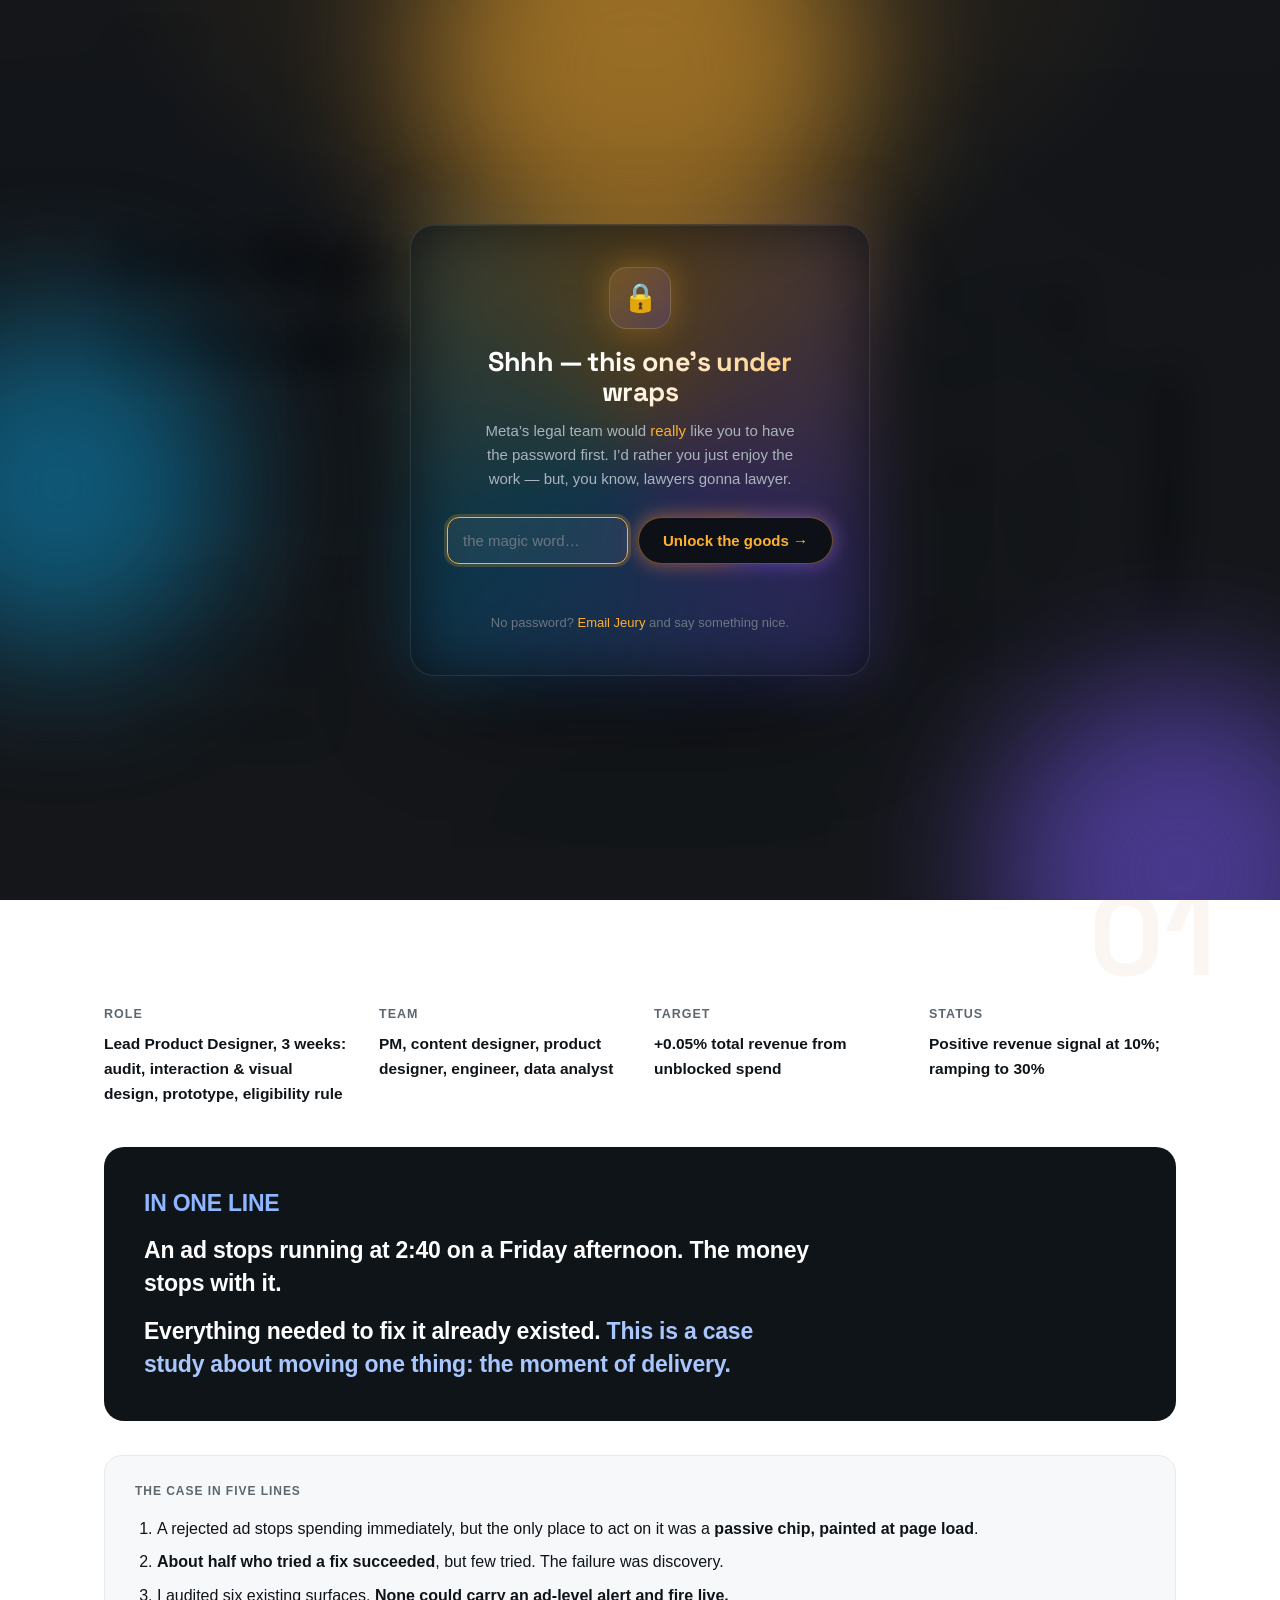
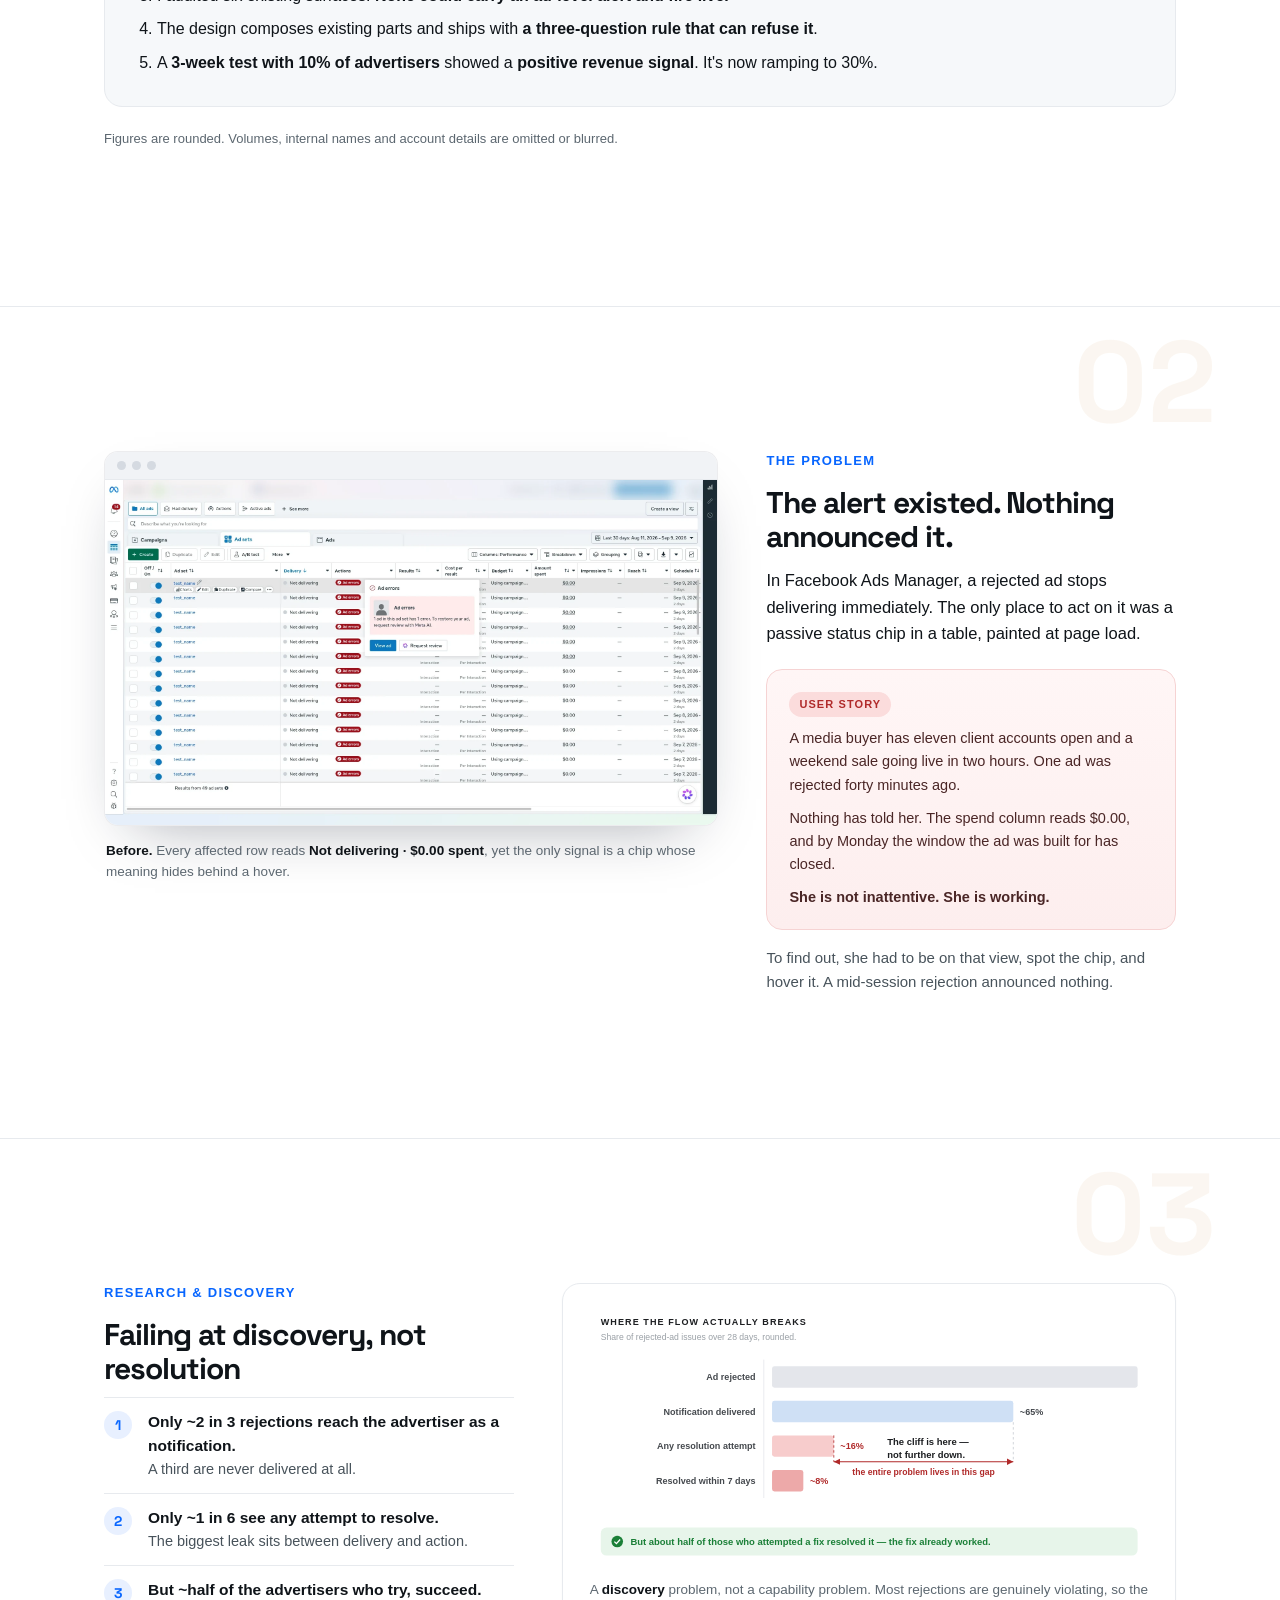
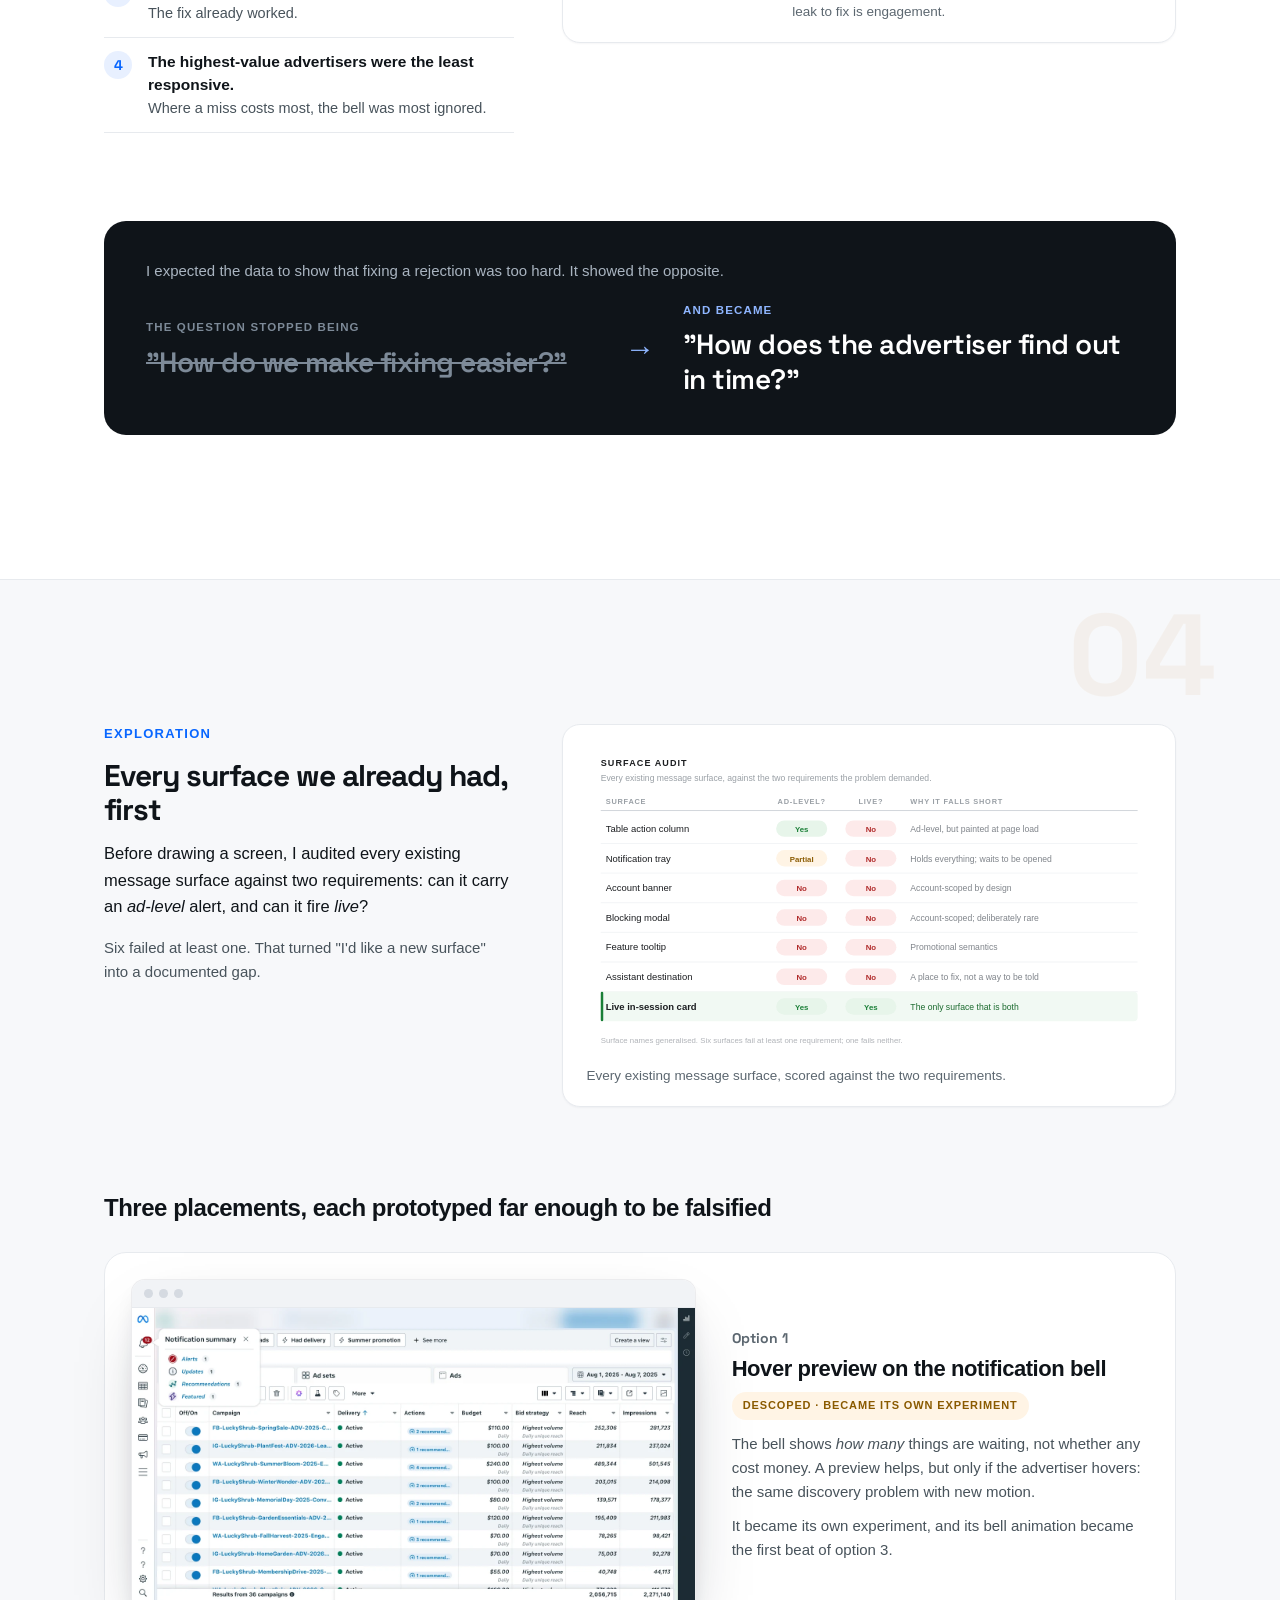
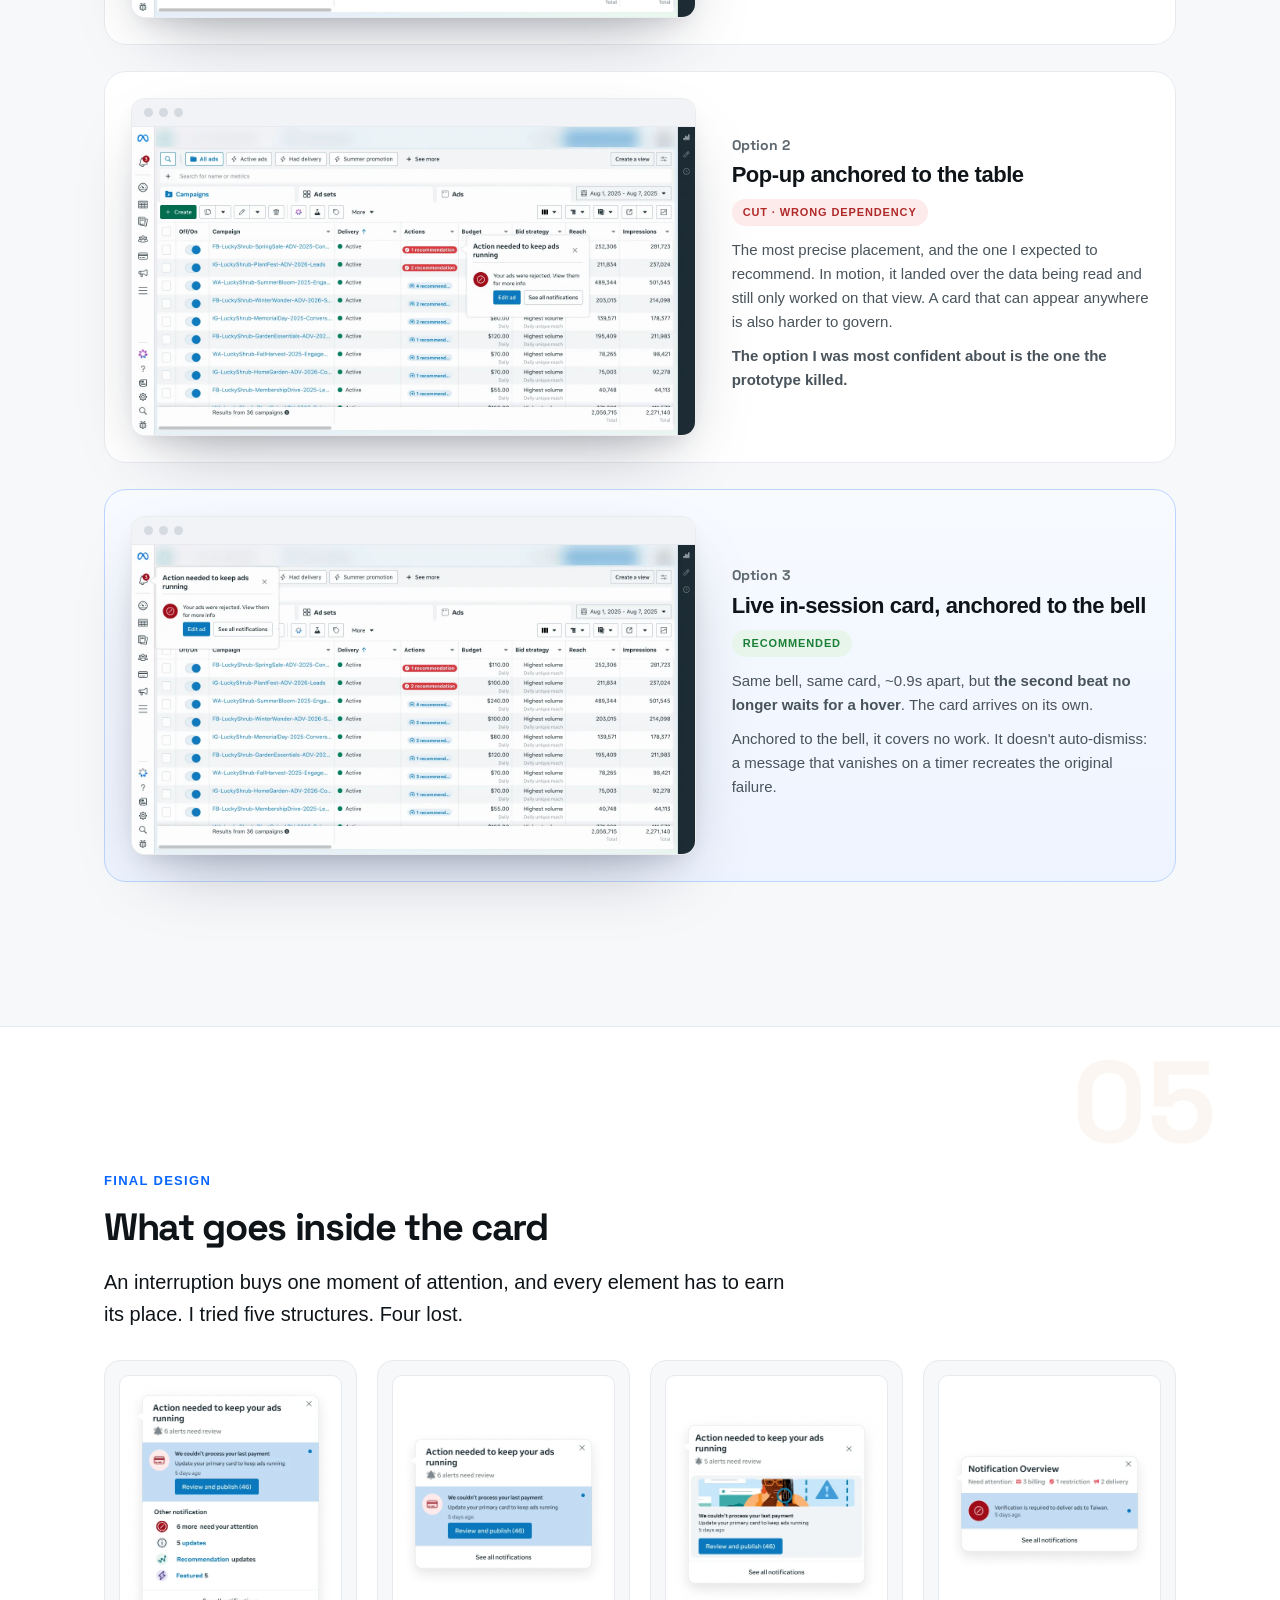
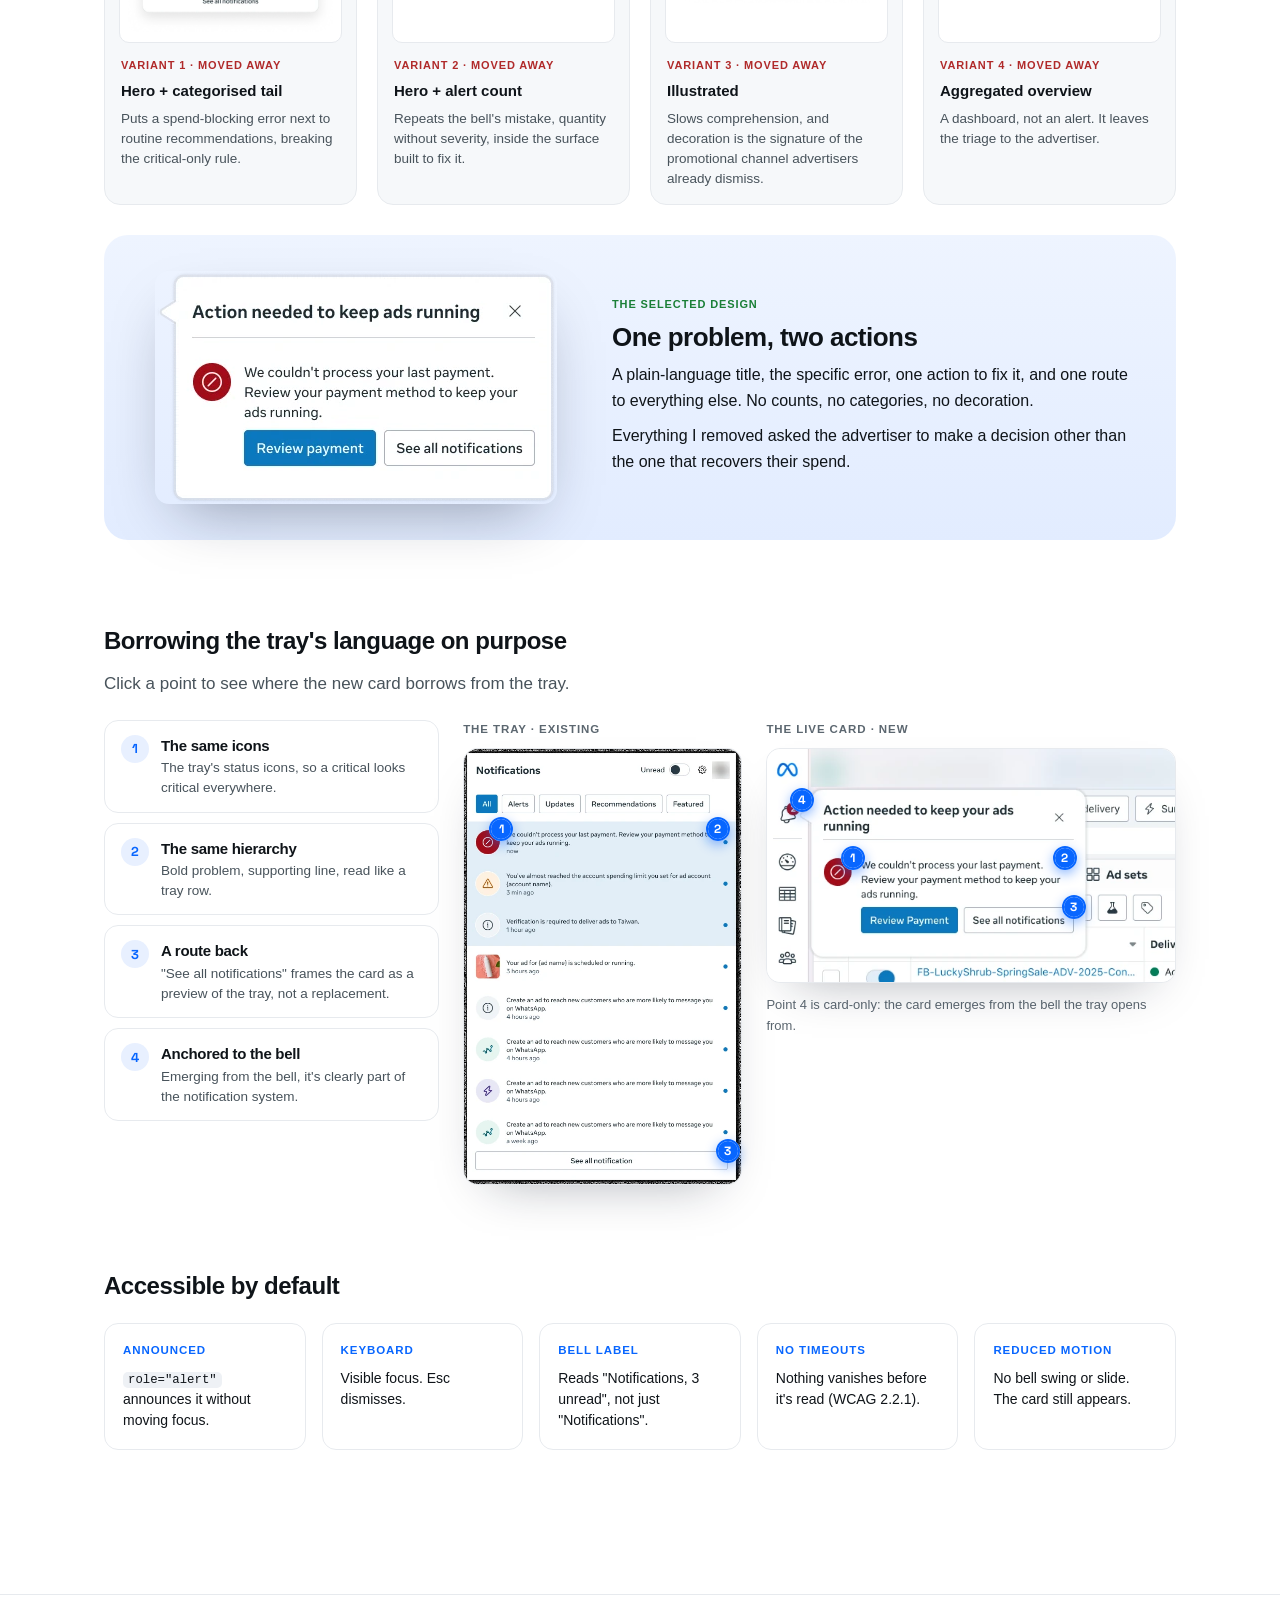
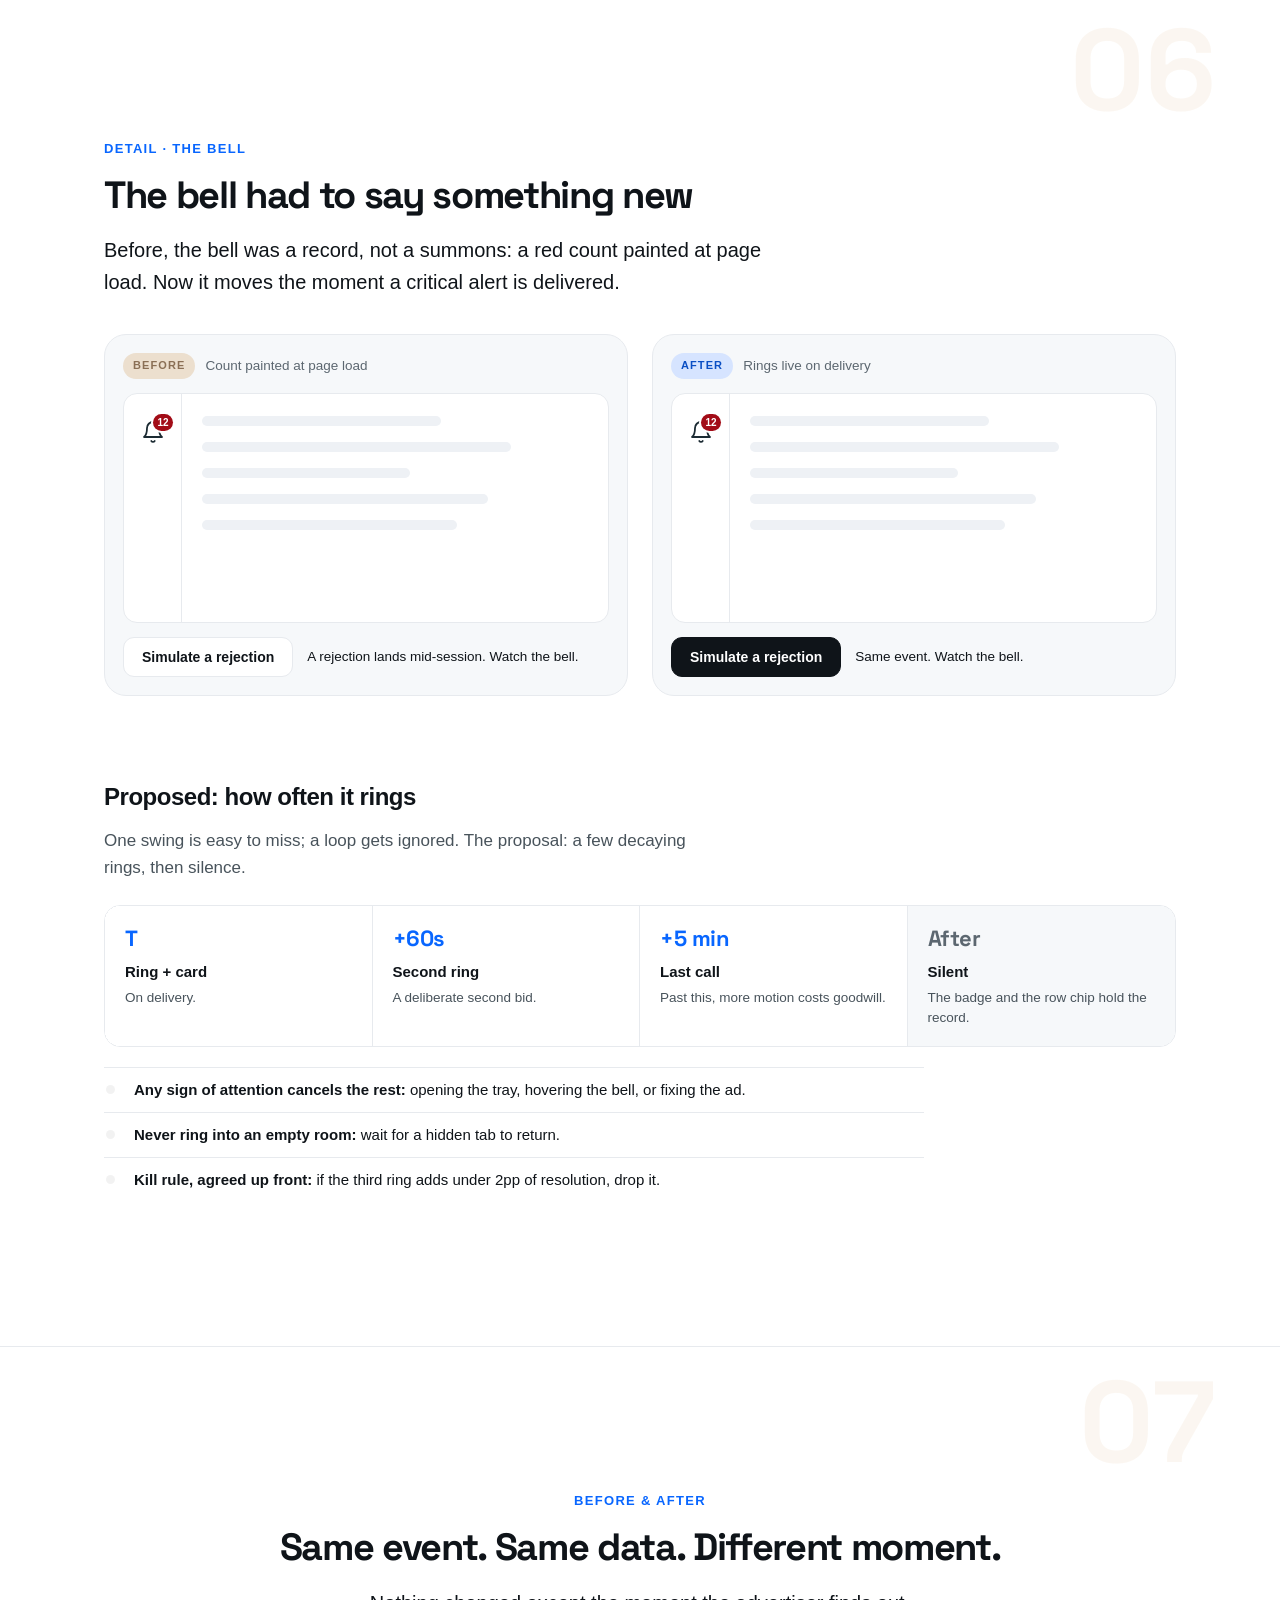
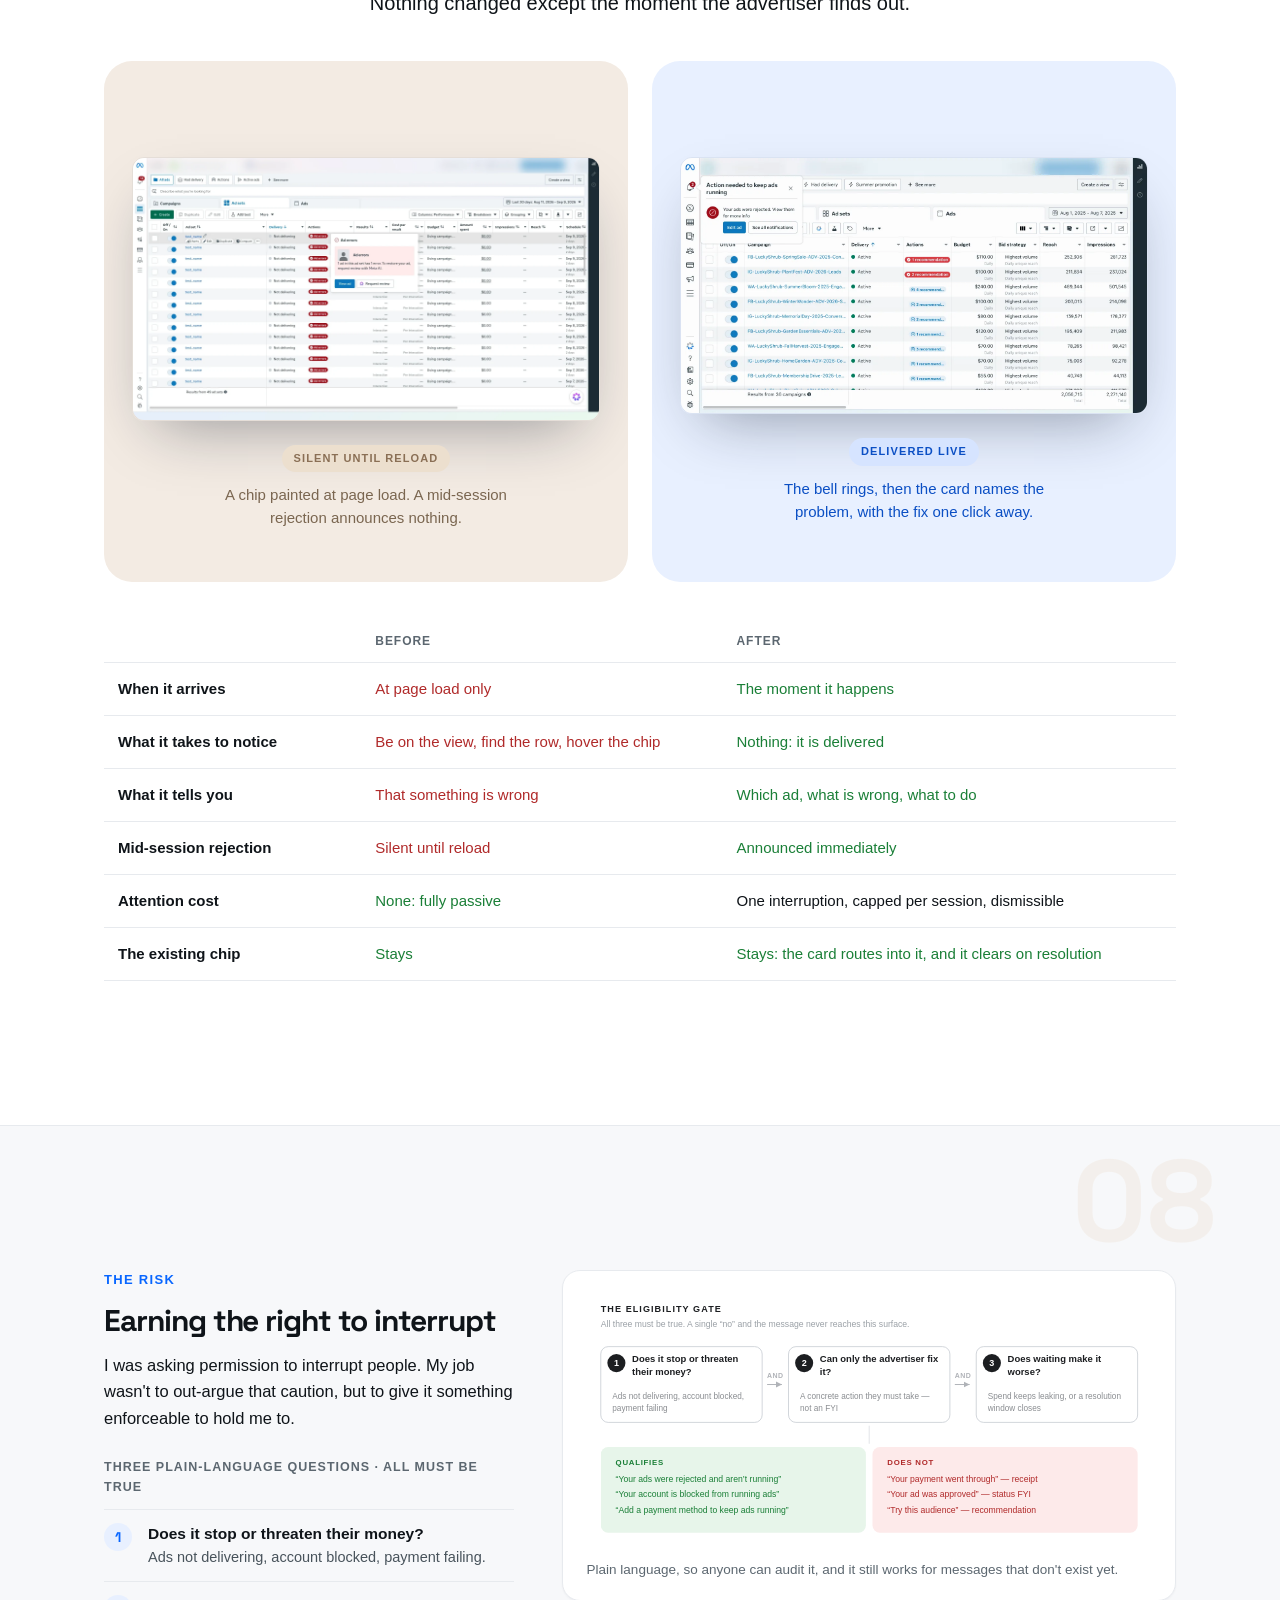
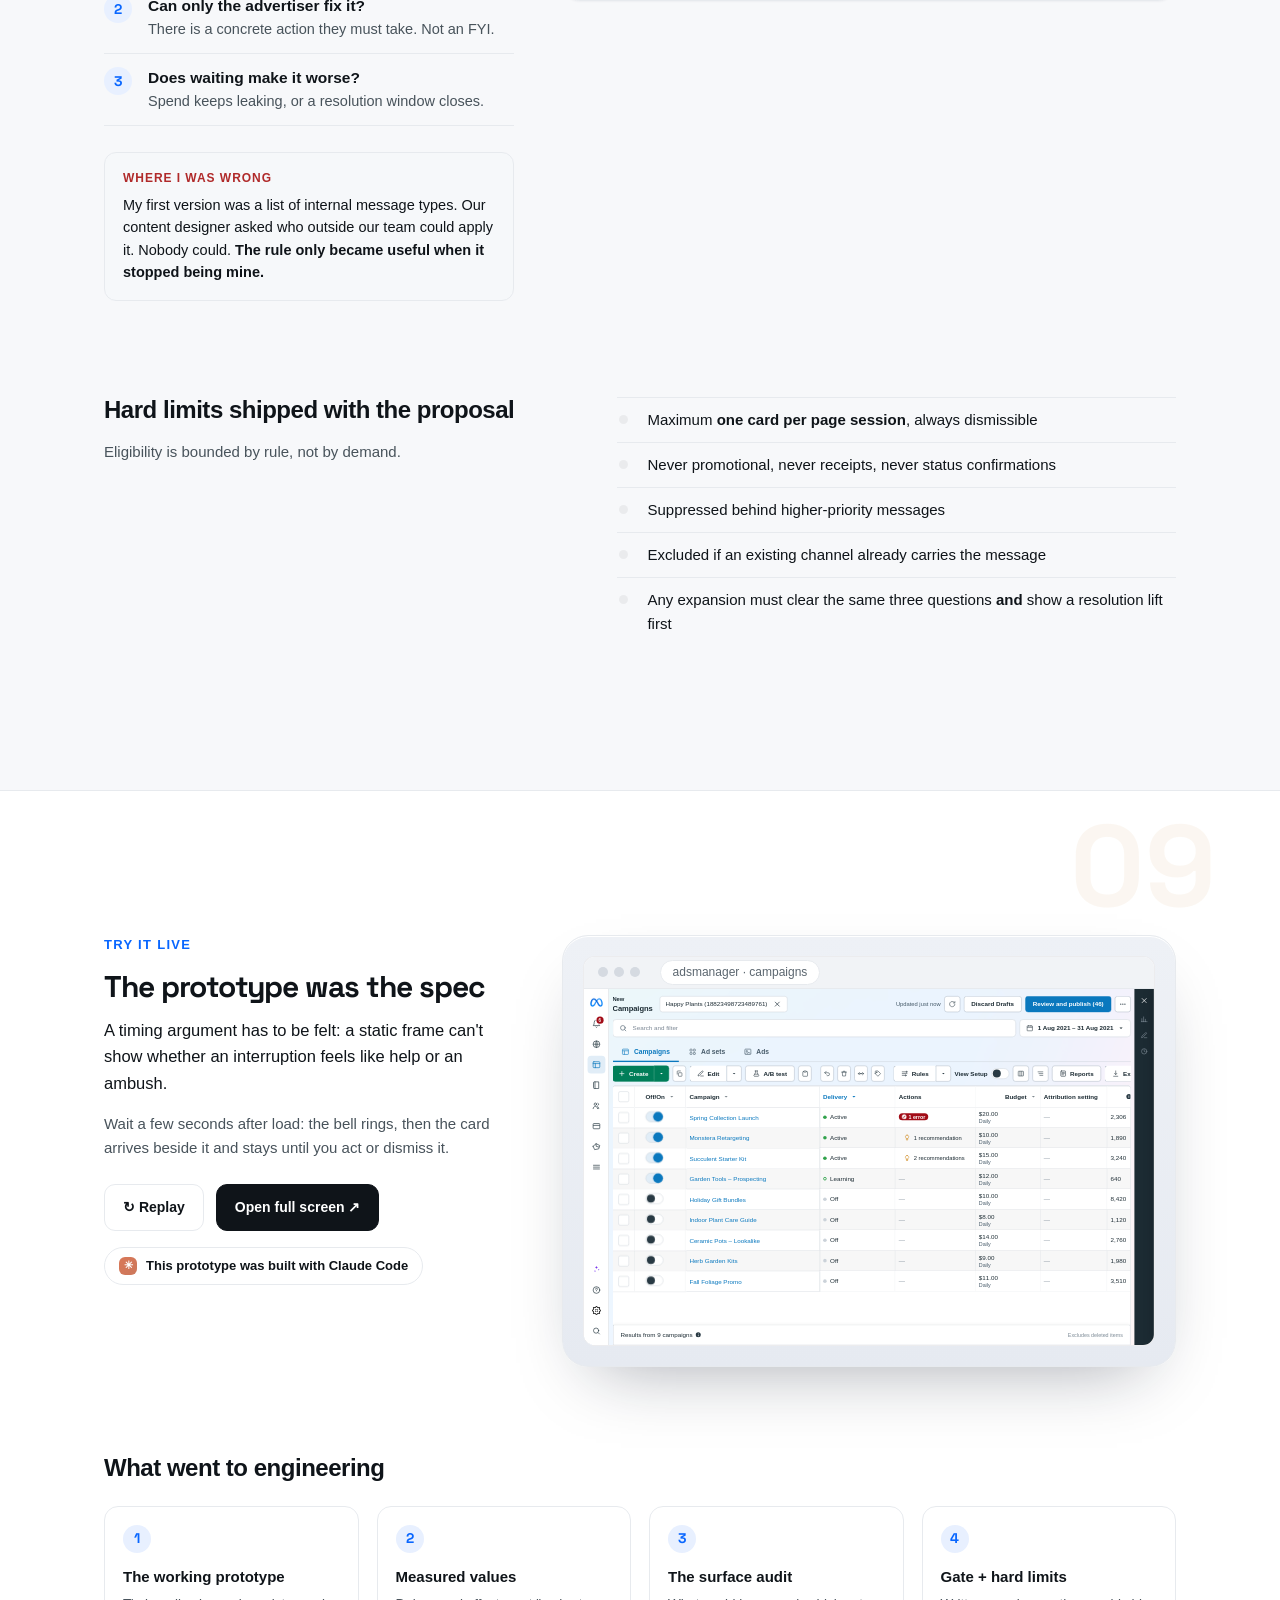
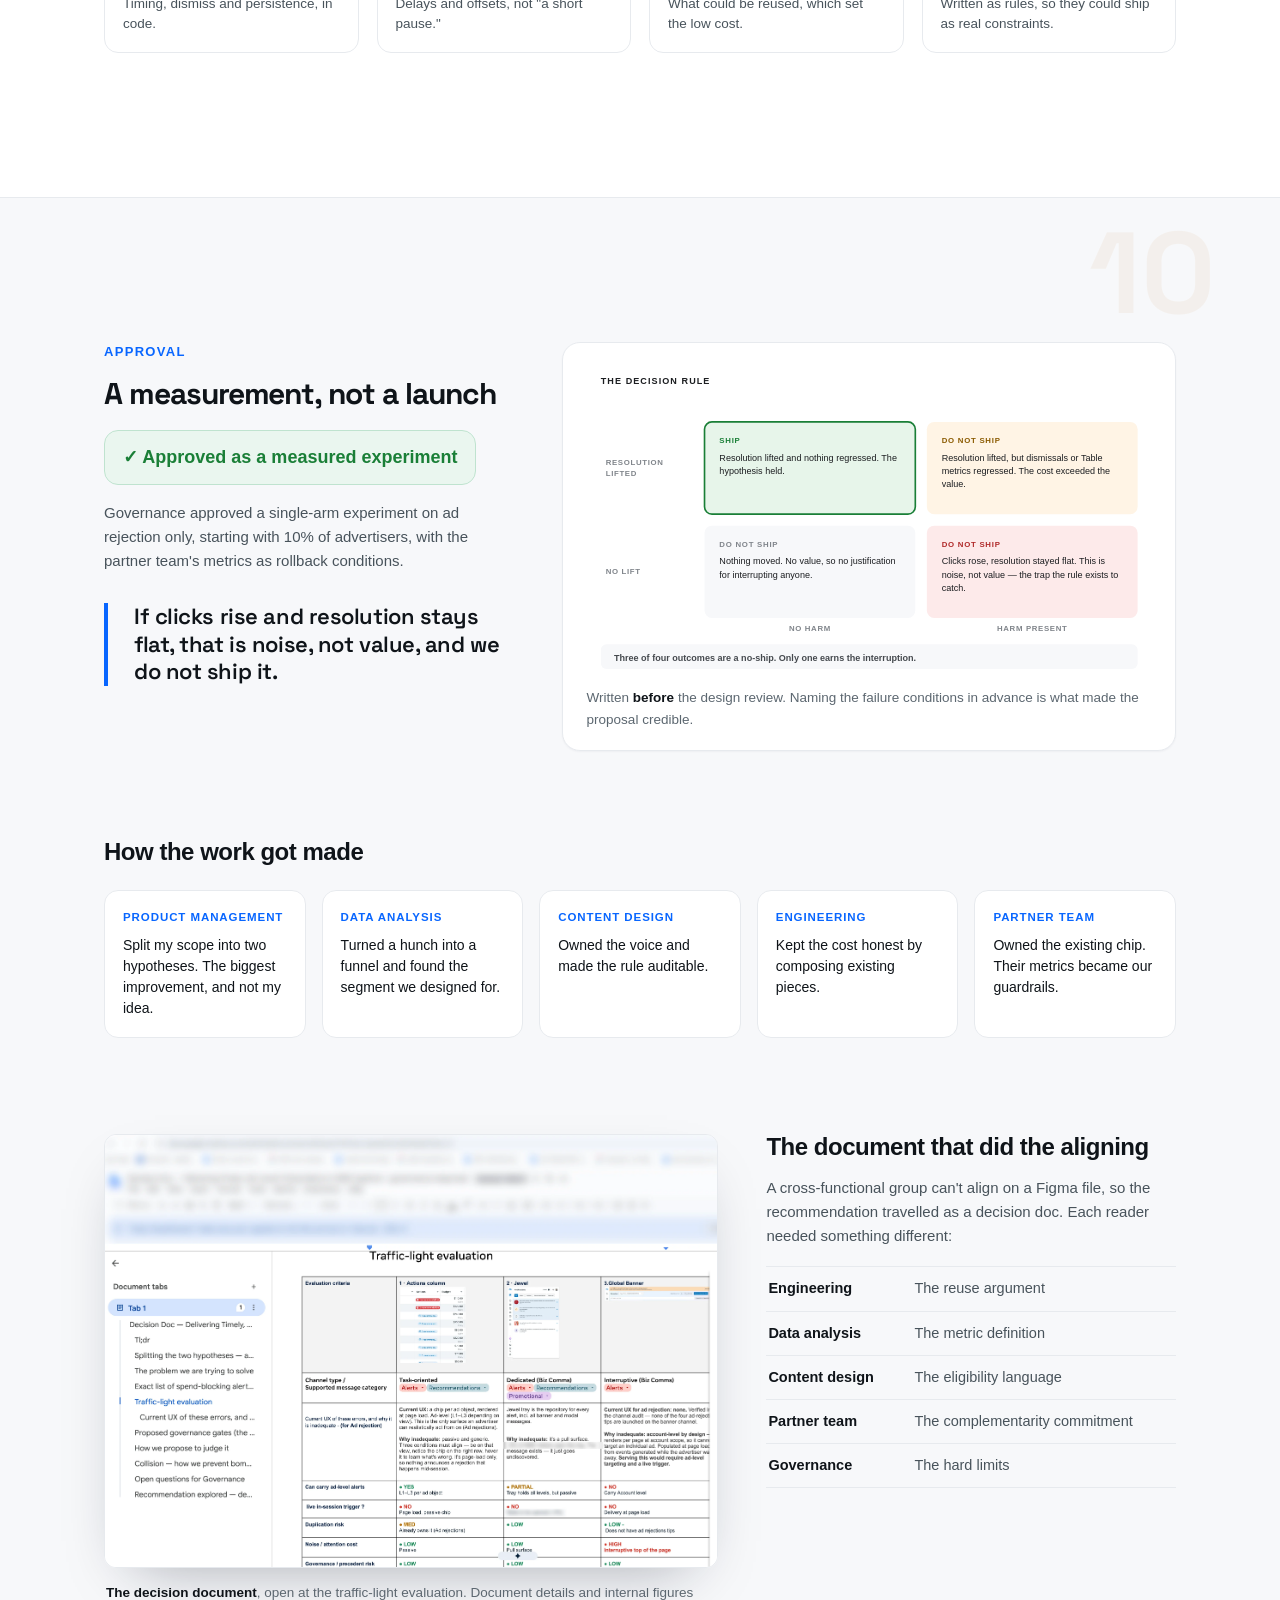
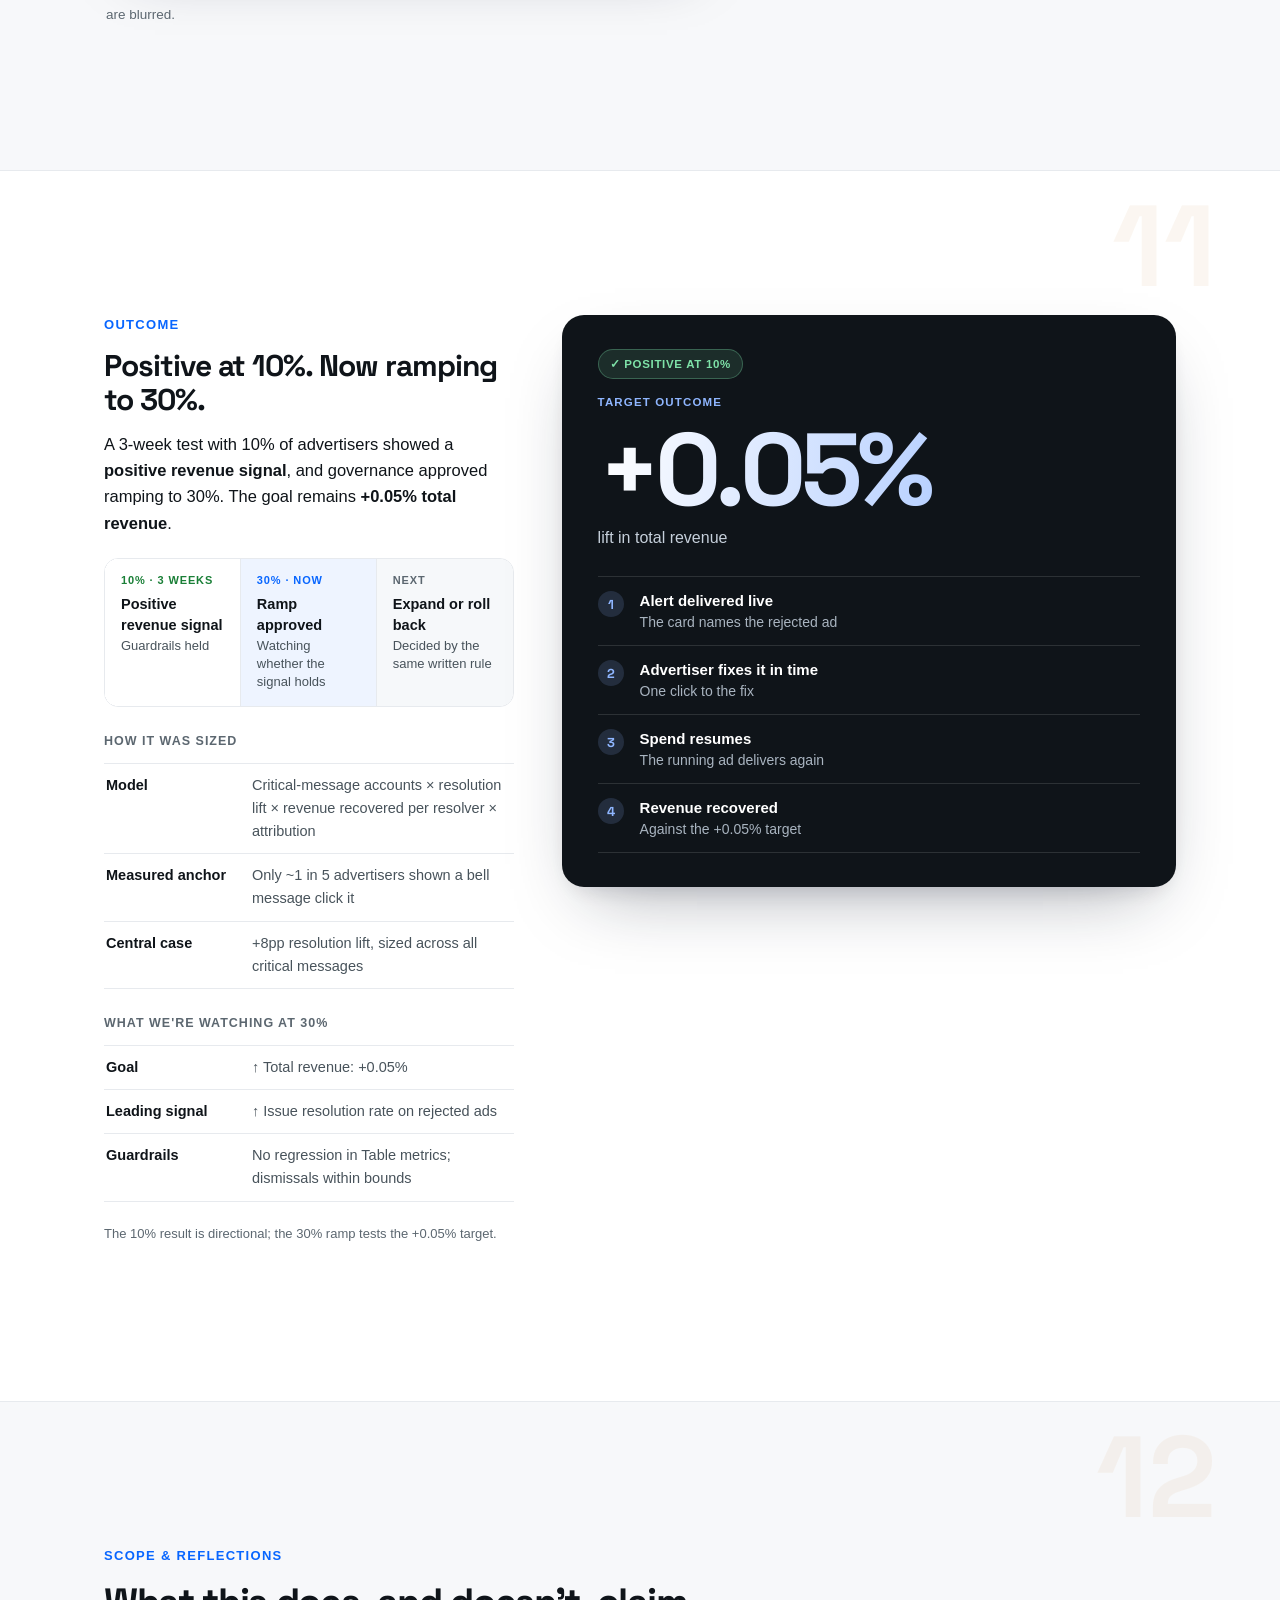
<file: case-study/live-notification/index.html>
<!DOCTYPE html>
<html lang="en">
<head>
<meta charset="UTF-8"/>
<meta name="viewport" content="width=device-width, initial-scale=1.0"/>
<title>Ads Manager Critical Alert — Case Study · Jeury Santos Avila</title>
<link rel="preconnect" href="https://fonts.googleapis.com">
<link rel="preconnect" href="https://fonts.gstatic.com" crossorigin>
<link href="https://fonts.googleapis.com/css2?family=Space+Grotesk:wght@500;600;700&family=Caveat:wght@600;700&display=swap" rel="stylesheet">
<script>document.documentElement.classList.add('js');</script>
<style>
  :root{
    --ink:#0f1419; --body:#48535b; --muted:#5c6770;
    --line:#e7eaee; --bg:#ffffff; --soft:#f6f8fa;
    --blue:#0866ff; --accent:#0866ff; --accent-2:#c2761f;
    --ok:#1a7f37; --warn:#8a5a00; --err:#b02a2a;
    --maxw:1120px; --shadow:0 30px 70px -28px rgba(15,23,42,.38), 0 10px 26px -12px rgba(15,23,42,.18);
    --font:-apple-system,BlinkMacSystemFont,"Segoe UI",Roboto,Helvetica,Arial,"Apple Color Emoji",sans-serif;
    --font-display:"Space Grotesk",-apple-system,BlinkMacSystemFont,"Segoe UI",Roboto,sans-serif;
  }
  *{box-sizing:border-box;}
  html{scroll-behavior:smooth;}
  body{margin:0;font-family:var(--font);color:var(--body);background:var(--bg);line-height:1.6;-webkit-font-smoothing:antialiased;}
  .wrap{max-width:var(--maxw);margin:0 auto;padding:0 24px;}
  h1,h2,h3{color:var(--ink);line-height:1.12;letter-spacing:-0.02em;margin:0;}
  h1,h2,.ba-word,footer .big{font-family:var(--font-display);letter-spacing:-0.035em;}
  a{color:var(--blue);text-decoration:none;}
  img{display:block;max-width:100%;}

  .skip{position:absolute;left:-9999px;top:0;z-index:200;background:var(--ink);color:#fff;padding:10px 16px;border-radius:0 0 10px 0;font-weight:600;font-size:14px;}
  .skip:focus{left:0;}
  a:focus-visible,button:focus-visible,summary:focus-visible,.sidenav a:focus-visible{outline:3px solid rgba(8,102,255,.45);outline-offset:3px;border-radius:6px;}

  body{counter-reset:sec;}
  section{position:relative;padding:144px 0;border-bottom:1px solid var(--line);}
  @media(max-width:760px){section{padding:88px 0;}}
  /* secondary (supporting) sections sit on a quiet grey so the primary story stays on white */
  section.alt{background:#f7f8fa;}
  section > .wrap{position:relative;z-index:2;}
  section::before{counter-increment:sec;content:counter(sec,decimal-leading-zero);position:absolute;top:18px;right:5%;z-index:0;font-family:var(--font-display);font-weight:700;font-size:clamp(72px,9vw,150px);line-height:1;color:var(--accent-2);opacity:.06;pointer-events:none;}
  @media(max-width:760px){section::before{right:16px;font-size:64px;}}

  .js section>.wrap, .js .hero .wrap{opacity:0;transform:translateY(28px);transition:opacity .8s ease, transform .85s cubic-bezier(.2,.85,.25,1);}
  .js section>.wrap.in, .js .hero .wrap.in{opacity:1;transform:none;}
  [data-parallax]{will-change:transform;}
  @media(prefers-reduced-motion:reduce){.js section>.wrap,.js .hero .wrap{opacity:1!important;transform:none!important;transition:none;}[data-parallax]{transform:none!important;}.aurora span{animation:none;}}

  /* nav */
  nav.topbar{position:sticky;top:0;z-index:50;background:rgba(255,255,255,.82);backdrop-filter:saturate(180%) blur(12px);border-bottom:1px solid var(--line);transition:transform .38s cubic-bezier(.2,.8,.2,1),box-shadow .3s ease;}
  /* hides while scrolling down, slides back in on any scroll up */
  nav.topbar.is-hidden{transform:translateY(-100%);}
  nav.topbar.is-scrolled{box-shadow:0 8px 24px -18px rgba(15,23,42,.35);}
  @media(prefers-reduced-motion:reduce){nav.topbar{transition:none;}}
  nav.topbar .wrap{display:flex;align-items:center;justify-content:space-between;height:60px;}
  .brand{font-family:'Caveat',cursive;font-weight:700;font-size:28px;line-height:1;color:var(--ink);text-decoration:none;transition:color .3s,filter .3s;}
  .brand:hover{background:linear-gradient(100deg,#ffb02e,#7d5cff,#ff7a45);-webkit-background-clip:text;background-clip:text;-webkit-text-fill-color:transparent;color:transparent;filter:drop-shadow(0 0 12px rgba(125,92,255,.4));}
  .navlinks{display:flex;gap:24px;font-size:14px;font-weight:500;}
  .navlinks a{color:var(--body);}.navlinks a:hover{color:var(--ink);}
  @media(max-width:720px){.navlinks{display:none;}}

  .sidenav{position:fixed;left:18px;top:50%;transform:translateY(-50%);z-index:60;display:none;flex-direction:column;gap:2px;padding:10px 8px;border-radius:20px;background:rgba(255,255,255,.52);-webkit-backdrop-filter:blur(18px) saturate(180%);backdrop-filter:blur(18px) saturate(180%);border:1px solid rgba(255,255,255,.6);box-shadow:0 18px 46px -18px rgba(15,23,42,.34), inset 0 1px 0 rgba(255,255,255,.65);animation:snIn .6s .15s ease both;}
  .sidenav:hover{background:rgba(255,255,255,.62);}
  .sidenav a{position:relative;display:flex;align-items:center;padding:9px 10px;border-radius:12px;color:var(--body);text-decoration:none;transition:background .28s ease, transform .28s cubic-bezier(.2,.8,.2,1);}
  .sidenav a .dot{width:7px;height:7px;border-radius:50%;background:#c1c9d2;flex-shrink:0;transition:all .28s cubic-bezier(.2,.8,.2,1);}
  .sidenav a .label{max-width:0;overflow:hidden;white-space:nowrap;opacity:0;font-size:13.5px;font-weight:600;transition:max-width .42s cubic-bezier(.2,.8,.2,1), opacity .26s ease, margin-left .42s cubic-bezier(.2,.8,.2,1);}
  .sidenav:hover a .label{max-width:180px;opacity:1;margin-left:12px;}
  .sidenav a:hover{background:rgba(8,102,255,.10);transform:translateX(3px);}
  .sidenav a:hover .dot,.sidenav a.active .dot{background:var(--blue);transform:scale(1.4);box-shadow:0 0 0 4px rgba(8,102,255,.16);}
  .sidenav a.active{color:var(--ink);}
  @keyframes snIn{from{opacity:0;left:0;}to{opacity:1;left:18px;}}
  @media(min-width:1180px){.sidenav{display:flex;} .topbar .navlinks{display:none;}}

  /* aurora */
  .aurora{position:absolute;inset:0;z-index:0;pointer-events:none;overflow:hidden;}
  .aurora span{position:absolute;border-radius:50%;filter:blur(72px);opacity:.55;will-change:transform;}
  .aurora .b1{width:560px;height:560px;background:radial-gradient(circle at 30% 30%,#bcd4ff,transparent 62%);top:-180px;left:-120px;animation:drift1 24s ease-in-out infinite;}
  .aurora .b2{width:520px;height:520px;background:radial-gradient(circle at 60% 40%,#ffd6d6,transparent 62%);top:-90px;right:-140px;animation:drift2 28s ease-in-out infinite;}
  .aurora .b3{width:620px;height:620px;background:radial-gradient(circle at 50% 60%,#dce8ff,transparent 62%);bottom:-260px;left:28%;animation:drift3 32s ease-in-out infinite;}
  @keyframes drift1{0%,100%{transform:translate(0,0) scale(1);}50%{transform:translate(70px,46px) scale(1.12);}}
  @keyframes drift2{0%,100%{transform:translate(0,0) scale(1);}50%{transform:translate(-56px,54px) scale(1.08);}}
  @keyframes drift3{0%,100%{transform:translate(0,0) scale(1);}50%{transform:translate(44px,-56px) scale(1.15);}}

  /* hero */
  .hero{position:relative;overflow:hidden;background:radial-gradient(1100px 500px at 78% -8%, rgba(8,102,255,.12), transparent 60%),radial-gradient(900px 480px at 0% 12%, rgba(8,102,255,.08), transparent 55%),linear-gradient(180deg,#fbfcfe 0%, #f4f7fb 100%);border-bottom:1px solid var(--line);}
  .hero .wrap{position:relative;z-index:1;display:grid;grid-template-columns:.92fr 1.08fr;gap:48px;align-items:center;padding-top:104px;padding-bottom:112px;}
  .eyebrow{display:inline-flex;align-items:center;gap:8px;font-size:10.5px;font-weight:700;letter-spacing:.10em;text-transform:uppercase;color:var(--blue);background:#e8f0ff;border:1px solid #cfe0ff;padding:6px 12px;border-radius:999px;}
  .hero h1{font-size:clamp(44px,6vw,80px);font-weight:700;margin:20px 0 0;}
  .hero .lede{font-size:19px;color:var(--body);margin:18px 0 0;max-width:40ch;}
  .meta{display:flex;flex-wrap:wrap;gap:10px;margin-top:26px;}
  .chip{font-size:12.5px;font-weight:600;color:var(--ink);background:#fff;border:1px solid var(--line);padding:7px 12px;border-radius:999px;box-shadow:0 1px 2px rgba(15,23,42,.04);}
  .chip.ok{color:var(--ok);border-color:#bfe3cf;background:#eaf6ef;}
  .chip.goal{color:var(--blue);border-color:#cfe0ff;background:#e8f0ff;}
  .stage{position:relative;height:460px;}
  .win{border-radius:14px;overflow:hidden;background:#fff;border:1px solid rgba(15,23,42,.08);box-shadow:var(--shadow);}
  .win .bar{height:28px;background:#f1f3f6;border-bottom:1px solid var(--line);display:flex;align-items:center;gap:6px;padding:0 12px;}
  .win .bar i{width:9px;height:9px;border-radius:50%;background:#d5dae1;display:block;}
  .win img{width:100%;}
  .stage .w-back{position:absolute;width:82%;left:0;top:40px;transform:rotate(-2.5deg);opacity:.96;}
  .stage .w-front{position:absolute;width:82%;right:0;top:110px;transform:rotate(1.5deg);z-index:2;}
  .stage .float-card{position:absolute;z-index:3;width:250px;left:6%;bottom:-4px;border-radius:12px;box-shadow:0 26px 60px -20px rgba(15,23,42,.45);transform:rotate(-1.5deg);}
  @media(max-width:920px){.hero .wrap{grid-template-columns:1fr;gap:8px;padding-bottom:56px;}.hero h1{font-size:40px;}.stage{height:400px;margin-top:22px;}}
  @media(max-width:560px){.stage{height:300px;}.stage .float-card{width:180px;}}

  .kicker{font-size:13px;font-weight:700;letter-spacing:.10em;text-transform:uppercase;color:var(--blue);margin:0 0 14px;}
  h2{font-size:38px;font-weight:700;}
  h3.sub{font-size:24px;font-weight:700;margin:88px 0 0;}
  .lead{font-size:20px;color:var(--ink);max-width:62ch;margin:18px 0 0;font-weight:500;}
  p.body{font-size:17px;max-width:64ch;margin:16px 0 0;}
  .two{display:grid;grid-template-columns:1fr 1fr;gap:48px;align-items:center;}
  @media(max-width:860px){.two{grid-template-columns:1fr;gap:28px;}}

  .ovgrid{display:grid;grid-template-columns:repeat(4,1fr);gap:28px;}
  .ovgrid h4{font-size:12.5px;letter-spacing:.08em;text-transform:uppercase;color:var(--muted);margin:0 0 8px;font-weight:700;}
  .ovgrid p{margin:0;color:var(--ink);font-weight:600;font-size:15.5px;}
  @media(max-width:760px){.ovgrid{grid-template-columns:1fr 1fr;gap:22px;}}
  .goal{background:var(--ink);color:#fff;border-radius:20px;padding:40px;}
  .goal .kicker{color:#8fb6ff;}
  .goal p{font-size:23px;line-height:1.45;color:#fff;font-weight:600;margin:0;max-width:52ch;letter-spacing:-0.01em;}
  .goal p + p{margin-top:14px;}
  .goal em{color:#a9c6ff;font-style:normal;}

  .tldr{margin-top:34px;border:1px solid var(--line);border-radius:18px;padding:26px 30px;background:var(--soft);}
  .tldr .clabel{display:block;font-size:12px;letter-spacing:.08em;text-transform:uppercase;color:var(--muted);font-weight:800;margin-bottom:10px;}
  .tldr ol{margin:0;padding-left:22px;color:var(--ink);font-size:16px;}
  .tldr li{padding:4px 0;}


  .cards{display:grid;grid-template-columns:repeat(3,1fr);gap:22px;margin-top:34px;}
  .cards.four{grid-template-columns:repeat(4,1fr);}
  .card{background:#fff;border:1px solid var(--line);border-radius:16px;padding:26px;transition:transform .25s ease, box-shadow .25s ease;}
  .card:hover{transform:translateY(-4px);box-shadow:var(--shadow);}
  .card .n{width:34px;height:34px;border-radius:16px;background:#e8f0ff;color:var(--blue);font-weight:800;display:flex;align-items:center;justify-content:center;font-size:15px;font-family:var(--font-display);}
  .card h3{font-size:18px;margin:16px 0 8px;}
  .card p{margin:0;font-size:14.5px;}
  @media(max-width:960px){.cards.four{grid-template-columns:1fr 1fr;}}
  @media(max-width:860px){.cards{grid-template-columns:1fr;}}
  @media(max-width:560px){.cards.four{grid-template-columns:1fr;}}

  .steps{display:grid;grid-template-columns:repeat(4,1fr);gap:18px;margin-top:24px;}
  .step{border:1px solid var(--line);border-radius:14px;padding:18px;background:var(--bg);}
  .step .sn{width:28px;height:28px;border-radius:16px;background:#e8f0ff;color:var(--blue);font-weight:700;font-size:14px;display:flex;align-items:center;justify-content:center;font-family:var(--font-display);}
  .step h4{font-size:15px;margin:12px 0 5px;color:var(--ink);font-weight:700;}
  .step p{margin:0;font-size:13.5px;color:var(--body);line-height:1.5;}
  @media(max-width:860px){.steps{grid-template-columns:1fr 1fr;}}@media(max-width:520px){.steps{grid-template-columns:1fr;}}

  /* figures & diagrams */
  .fig{margin:34px 0 0;}
  .fig .win{box-shadow:0 24px 60px -30px rgba(15,23,42,.4);}
  .fig figcaption,.dia .dcap{margin:14px 2px 0;font-size:13.5px;color:var(--muted);max-width:80ch;}
  .fig figcaption b,.dia .dcap b{color:var(--ink);font-weight:600;}
  .dia{margin:34px 0 0;border:1px solid var(--line);border-radius:18px;padding:18px;background:#fff;box-shadow:0 1px 2px rgba(15,23,42,.04);}
  .dia svg{display:block;width:100%;height:auto;}
  .dia .dcap{margin:10px 6px 2px;}
  .dia .dcap.center{text-align:center;margin-left:auto;margin-right:auto;}

  .scene{margin-top:30px;border-radius:20px;padding:30px 34px;background:linear-gradient(180deg,#fff6f6,#fdeeee);border:1px solid #f6d3d3;max-width:820px;}
  .scene .tag{display:inline-block;font-size:11px;font-weight:800;letter-spacing:.1em;text-transform:uppercase;color:var(--err);background:#fbdcdc;padding:4px 10px;border-radius:999px;}
  .scene p{margin:12px 0 0;font-size:17px;color:#4a2626;}

  /* split: mockup + content side by side (problem, exploration) */
  .split{display:grid;grid-template-columns:1.2fr .8fr;gap:48px;align-items:start;}
  .split--media-right{grid-template-columns:.8fr 1.2fr;}
  /* both columns are sticky: whichever is shorter stays pinned while the taller one scrolls past */
  .split-media{margin:0;position:sticky;top:96px;}
  .split-copy{position:sticky;top:96px;}
  .split-media > .dia:first-child,.split-media > .fig:first-child,.split-media > .proto-shell:first-child{margin-top:0;}
  .split-copy h2{font-size:30px;}
  .split-copy .lead{font-size:16.5px;margin-top:14px;}
  .split-copy .scene{margin-top:22px;padding:20px 22px;border-radius:16px;}
  .split-copy .scene p{font-size:14.5px;margin-top:10px;}
  .split-copy p.body{font-size:15px;}
  .split-copy .callout{font-size:14.5px;padding:16px 18px;}
  @media(max-width:920px){.split,.split--media-right{grid-template-columns:1fr;gap:32px;}.split-media,.split-copy{position:static;}}
  .callout{margin-top:26px;border:1px solid var(--line);background:var(--soft);border-radius:12px;padding:18px 22px;font-size:15.5px;line-height:1.55;color:var(--ink);max-width:760px;}
  .callout .clabel{display:block;font-size:12px;letter-spacing:.08em;text-transform:uppercase;color:var(--accent-2);font-weight:800;margin-bottom:6px;}
  .callout.wrong .clabel{color:var(--err);}

  .pull{margin:44px 0 0;padding:0 0 0 26px;border-left:4px solid var(--blue);max-width:46ch;}
  .pull p{margin:0;font-family:var(--font-display);font-size:clamp(24px,3vw,32px);line-height:1.25;font-weight:600;color:var(--ink);letter-spacing:-0.02em;}

  .note{margin-top:22px;font-size:13px;color:var(--muted);}

  /* placement options */
  .opts{display:flex;flex-direction:column;gap:26px;margin-top:30px;}
  .opt{display:grid;grid-template-columns:1.15fr .85fr;gap:36px;align-items:center;border:1px solid var(--line);border-radius:22px;padding:26px;background:#fff;transition:box-shadow .35s ease;}
  .opt:hover{box-shadow:var(--shadow);}
  .opt.win-opt{border-color:#bcd4ff;background:linear-gradient(180deg,#f7faff,#eef4ff);}
  .opt .onum{font-family:var(--font-display);font-weight:700;font-size:14px;color:var(--muted);}
  .opt h3{font-size:22px;margin:6px 0 10px;}
  .opt p{margin:0 0 10px;font-size:15px;}
  .verdict{display:inline-block;font-size:11px;font-weight:800;letter-spacing:.08em;text-transform:uppercase;padding:5px 11px;border-radius:999px;margin-bottom:12px;}
  .verdict.split{color:var(--warn);background:#fff4e5;}
  .verdict.cut{color:var(--err);background:#fdeaea;}
  .verdict.rec{color:var(--ok);background:#e7f5ea;}
  @media(max-width:860px){.opt{grid-template-columns:1fr;gap:22px;}}

  /* card-content variants */
  .variants{display:grid;grid-template-columns:repeat(4,1fr);gap:20px;margin-top:30px;align-items:stretch;}
  .variant{border:1px solid var(--line);border-radius:16px;padding:14px;background:var(--soft);display:flex;flex-direction:column;}
  /* same-size image frame (fits the tallest mockup) so titles and copy line up across cards */
  .variant img{width:100%;aspect-ratio:5/6;object-fit:contain;object-position:center;padding:8px;border-radius:10px;border:1px solid var(--line);background:#fff;}
  .variant .vn{font-size:11px;font-weight:800;letter-spacing:.08em;text-transform:uppercase;color:var(--err);margin:14px 2px 4px;}
  .variant h4{margin:0 2px 6px;font-size:15px;color:var(--ink);}
  .variant p{margin:0 2px;font-size:13.5px;line-height:1.5;}
  @media(max-width:960px){.variants{grid-template-columns:1fr 1fr;}}@media(max-width:520px){.variants{grid-template-columns:1fr;}}
  .pick{display:grid;grid-template-columns:.9fr 1.1fr;gap:40px;align-items:center;margin-top:30px;border-radius:24px;padding:36px;background:linear-gradient(180deg,#eef4ff,#e2ecff);}
  .pick img{border-radius:14px;box-shadow:0 26px 60px -24px rgba(15,23,42,.4);margin:0 auto;}
  .pick .vn{font-size:11px;font-weight:800;letter-spacing:.08em;text-transform:uppercase;color:var(--ok);}
  .pick h3{font-size:26px;margin:8px 0 10px;}
  .pick p{margin:0 0 10px;font-size:16px;color:var(--ink);}
  @media(max-width:860px){.pick{grid-template-columns:1fr;padding:24px;gap:24px;}}


  /* tray language: point cards linked to pulsing hotspots on both mockups */
  .lang{display:grid;grid-template-columns:.9fr .75fr 1.1fr;gap:24px;margin-top:22px;align-items:start;}
  .lang-list{display:flex;flex-direction:column;gap:10px;}
  .lang-item{display:flex;gap:12px;align-items:flex-start;text-align:left;width:100%;border:1px solid var(--line);border-radius:14px;padding:14px 16px;background:#fff;cursor:pointer;font:inherit;color:inherit;transition:border-color .2s ease,box-shadow .2s ease,transform .2s ease;}
  .lang-item:hover{transform:translateX(3px);}
  .lang-item .n{width:28px;height:28px;flex-shrink:0;border-radius:50%;background:#e8f0ff;color:var(--blue);font:700 13px var(--font-display);display:flex;align-items:center;justify-content:center;transition:background .2s ease,color .2s ease;}
  .lang-item h3{font-size:15px;margin:3px 0 4px;}
  .lang-item p{margin:0;font-size:13.5px;line-height:1.45;}
  .lang-item.on{border-color:var(--blue);box-shadow:0 0 0 3px rgba(8,102,255,.12);}
  .lang-item.on .n{background:var(--blue);color:#fff;}
  .lmock{margin:0;}
  .lmock .lab{display:block;font-size:11.5px;font-weight:800;letter-spacing:.08em;text-transform:uppercase;color:var(--muted);margin-bottom:10px;}
  .lmock .frame{position:relative;border:1px solid var(--line);border-radius:14px;overflow:visible;background:#fff;box-shadow:0 22px 50px -28px rgba(15,23,42,.38);}
  .lmock .frame img{width:100%;border-radius:14px;}
  .lmock figcaption{margin-top:12px;font-size:13px;color:var(--muted);}
  .hs{position:absolute;z-index:3;width:24px;height:24px;padding:0;transform:translate(-50%,-50%);border-radius:50%;border:2px solid #fff;background:var(--blue);color:#fff;font:700 12px var(--font-display);display:flex;align-items:center;justify-content:center;cursor:pointer;box-shadow:0 4px 12px rgba(8,102,255,.45);transition:opacity .2s ease,transform .2s ease;}
  .hs::before{content:"";position:absolute;inset:-2px;border-radius:50%;border:2px solid var(--blue);animation:hsPulse 1.8s ease-out infinite;}
  @keyframes hsPulse{0%{transform:scale(1);opacity:.7;}100%{transform:scale(2.3);opacity:0;}}
  .lang.has-on .hs{opacity:.3;}
  .lang.has-on .hs.on{opacity:1;transform:translate(-50%,-50%) scale(1.15);}
  .lang.has-on .hs:not(.on)::before{animation:none;opacity:0;}
  .hl{position:absolute;z-index:2;border:2px solid var(--blue);border-radius:8px;background:rgba(8,102,255,.08);opacity:0;transition:opacity .25s ease;pointer-events:none;}
  .hl.on{opacity:1;}
  @media(max-width:960px){.lang{grid-template-columns:1fr 1fr;}.lang-list{grid-column:1 / -1;display:grid;grid-template-columns:1fr 1fr;}}
  @media(max-width:600px){.lang,.lang-list{grid-template-columns:1fr;}}
  @media(prefers-reduced-motion:reduce){.hs::before{animation:none;opacity:0;}}
  /* the bell: live before/after demo */
  .bell-demos{display:grid;grid-template-columns:1fr 1fr;gap:24px;margin-top:36px;}
  .bdemo{border:1px solid var(--line);border-radius:22px;background:var(--soft);padding:18px;display:flex;flex-direction:column;gap:14px;}
  .bdemo-hd{display:flex;align-items:center;gap:10px;font-size:13.5px;color:var(--muted);}
  .bdemo-tag{font-size:11px;font-weight:800;letter-spacing:.1em;text-transform:uppercase;padding:4px 10px;border-radius:999px;}
  .bdemo-tag.before{color:#8a6f55;background:#ecdfce;}.bdemo-tag.after{color:#0b4fc4;background:#d6e4ff;}
  .bstage{position:relative;height:230px;display:flex;background:#fff;border:1px solid var(--line);border-radius:14px;overflow:hidden;}
  .brail{width:58px;flex-shrink:0;border-right:1px solid var(--line);display:flex;justify-content:center;padding-top:18px;}
  .bbell{position:relative;width:40px;height:40px;border:0;border-radius:10px;background:transparent;color:#1c2b33;display:flex;align-items:center;justify-content:center;cursor:default;}
  .bbell svg{width:24px;height:24px;transform-origin:50% 8%;}
  .bbell.ring svg{animation:bellring 1s cubic-bezier(.36,.07,.19,.97) both;}
  @keyframes bellring{0%{transform:rotate(0);}8%{transform:rotate(-14deg);}18%{transform:rotate(11deg);}28%{transform:rotate(-9deg);}38%{transform:rotate(7deg);}48%{transform:rotate(-5deg);}58%{transform:rotate(3deg);}68%{transform:rotate(-2deg);}80%,100%{transform:rotate(0);}}
  .bbadge{position:absolute;top:2px;right:0;min-width:17px;height:17px;padding:0 4px;border-radius:999px;background:#A20C17;color:#fff;font:700 10px/17px var(--font);text-align:center;box-shadow:0 0 0 2px #fff;font-variant-numeric:tabular-nums;}
  .bcanvas{flex:1;padding:22px 20px;display:flex;flex-direction:column;gap:16px;}
  .bcanvas i{display:block;height:10px;border-radius:6px;background:#eef1f5;}
  .bcard{position:absolute;left:66px;top:12px;width:236px;background:#fff;border:1px solid #dadde1;border-radius:12px;padding:12px 14px;box-shadow:0 14px 34px -14px rgba(15,23,42,.35);opacity:0;transform:translateX(-8px);pointer-events:none;transition:opacity .26s ease,transform .26s cubic-bezier(.2,.7,.3,1);}
  .bcard.show{opacity:1;transform:none;pointer-events:auto;}
  .bcard-caret{position:absolute;left:-7px;top:20px;width:12px;height:12px;background:#fff;border-left:1px solid #dadde1;border-bottom:1px solid #dadde1;transform:rotate(45deg);}
  .bcard-t{display:flex;justify-content:space-between;gap:8px;font-size:13px;font-weight:700;color:#1c2b33;line-height:1.3;}
  .bcard-x{border:0;background:none;font-size:18px;line-height:1;color:#65676b;cursor:pointer;padding:0 2px;}
  .bcard p{margin:6px 0 10px;font-size:12px;line-height:1.4;color:#1c2b33;}
  .bcard-btn{display:inline-block;font-size:12px;font-weight:600;color:#fff;background:#0a78be;border-radius:6px;padding:5px 10px;}
  .bdemo-ft{display:flex;align-items:center;gap:14px;flex-wrap:wrap;}
  .bcap{margin:0;font-size:13.5px;color:var(--ink);flex:1;min-width:180px;}
  @media(max-width:860px){.bell-demos{grid-template-columns:1fr;}}
  @media(prefers-reduced-motion:reduce){.bbell.ring svg{animation:none;}.bcard{transition:none;}}
  .cadence{display:grid;grid-template-columns:repeat(4,1fr);gap:0;margin-top:24px;border:1px solid var(--line);border-radius:16px;overflow:hidden;}
  .cad{padding:18px 20px;border-right:1px solid var(--line);background:#fff;}
  .cad:last-child{border-right:0;}
  .cad.quiet{background:var(--soft);}
  .cad-t{font:700 22px var(--font-display);color:var(--blue);letter-spacing:-0.02em;}
  .cad.quiet .cad-t{color:var(--muted);}
  .cad h4{margin:6px 0 4px;font-size:15px;color:var(--ink);}
  .cad p{margin:0;font-size:13.5px;line-height:1.5;}
  @media(max-width:760px){.cadence{grid-template-columns:1fr 1fr;}.cad:nth-child(2){border-right:0;}.cad:nth-child(-n+2){border-bottom:1px solid var(--line);}}
  /* before/after */
  .ba-two{display:grid;grid-template-columns:1fr 1fr;gap:24px;margin-top:42px;}
  .ba-block{position:relative;border-radius:28px;padding:0 28px 38px;overflow:hidden;display:flex;flex-direction:column;align-items:center;}
  .ba-block.before{background:#f3ebe3;}.ba-block.after{background:#e8f0ff;}
  .ba-word{position:absolute;top:26px;left:0;right:0;text-align:center;font-weight:800;letter-spacing:-0.045em;line-height:.85;font-size:clamp(64px,10vw,124px);pointer-events:none;user-select:none;z-index:0;}
  .ba-block.before .ba-word{color:#e8d8c5;}.ba-block.after .ba-word{color:#cfdfff;}
  .ba-device{position:relative;z-index:1;width:100%;margin-top:96px;border-radius:12px;overflow:hidden;box-shadow:0 26px 60px -24px rgba(15,23,42,.42);border:1px solid rgba(15,23,42,.06);transition:transform .55s cubic-bezier(.2,.8,.2,1);}
  .ba-device img{display:block;width:100%;}
  .ba-block.before:hover .ba-device{transform:translateY(-8px) rotate(-.6deg);}.ba-block.after:hover .ba-device{transform:translateY(-8px) rotate(.6deg);}
  .ba-tagpill{position:relative;z-index:1;margin-top:24px;font-size:11px;font-weight:800;letter-spacing:.1em;text-transform:uppercase;padding:5px 12px;border-radius:999px;}
  .ba-block.before .ba-tagpill{color:#8a6f55;background:#ecdfce;}.ba-block.after .ba-tagpill{color:#0b4fc4;background:#d6e4ff;}
  .ba-cap{position:relative;z-index:1;margin-top:12px;font-size:15px;line-height:1.5;text-align:center;max-width:36ch;}
  .ba-block.before .ba-cap{color:#7a6650;}.ba-block.after .ba-cap{color:#0b4fc4;}
  @media(max-width:860px){.ba-two{grid-template-columns:1fr;gap:18px;}}
  table.cmp{width:100%;border-collapse:collapse;margin-top:40px;font-size:15px;text-align:left;}
  table.cmp th{font-size:12px;letter-spacing:.08em;text-transform:uppercase;color:var(--muted);font-weight:700;padding:10px 14px;border-bottom:1px solid var(--line);}
  table.cmp td{padding:14px;border-bottom:1px solid var(--line);color:var(--ink);vertical-align:top;}
  table.cmp td:first-child{font-weight:600;width:24%;}
  table.cmp td.no{color:var(--err);}
  table.cmp td.yes{color:var(--ok);}
  @media(max-width:640px){table.cmp{font-size:13.5px;}table.cmp td,table.cmp th{padding:10px 8px;}}

  /* prototype */
  .proto-actions{display:flex;gap:12px;justify-content:flex-start;margin-top:24px;flex-wrap:wrap;}
  .btn{display:inline-flex;align-items:center;gap:6px;background:var(--ink);color:#fff;font-weight:600;font-size:14px;padding:11px 18px;border-radius:11px;border:1px solid var(--ink);cursor:pointer;font-family:inherit;transition:opacity .2s ease, transform .2s ease;}
  .btn.ghost{background:#fff;color:var(--ink);border-color:var(--line);}
  .btn:hover{opacity:.92;transform:translateY(-1px);}
  .proto-hint{display:inline-flex;align-items:center;gap:8px;margin-top:18px;font-size:13.5px;color:var(--muted);background:#fff;border:1px solid var(--line);padding:7px 14px;border-radius:999px;}
  .built{display:inline-flex;align-items:center;gap:9px;margin-top:16px;font-size:13px;font-weight:600;color:var(--ink);background:#fff;border:1px solid var(--line);padding:8px 14px;border-radius:999px;}
  .built .spark{width:18px;height:18px;border-radius:6px;background:linear-gradient(135deg,#d97757,#cc785c);display:inline-flex;align-items:center;justify-content:center;color:#fff;font-size:11px;}
  .proto-shell{margin-top:36px;background:linear-gradient(180deg,#eef1f6 0%, #e6eaf1 100%);border:1px solid var(--line);border-radius:26px;padding:20px;box-shadow:inset 0 1px 0 #fff, 0 30px 70px -34px rgba(15,23,42,.4);}
  .proto-win{border-radius:12px;overflow:hidden;background:#fff;border:1px solid rgba(15,23,42,.08);}
  .proto-win .bar{height:32px;background:#f1f3f6;border-bottom:1px solid var(--line);display:flex;align-items:center;gap:6px;padding:0 14px;}
  .proto-win .bar i{width:10px;height:10px;border-radius:50%;background:#d5dae1;display:block;}
  .proto-win .bar .url{margin-left:14px;font-size:12px;color:var(--muted);background:#fff;border:1px solid var(--line);border-radius:999px;padding:2px 12px;}
  .proto-viewport{position:relative;overflow:hidden;width:100%;}
  .proto-frame{position:absolute;top:0;left:0;width:1280px;height:800px;border:0;transform-origin:0 0;background:#fff;}

  .out{display:grid;grid-template-columns:1fr 1.2fr;gap:48px;align-items:start;}
  .badge-ok{display:inline-flex;align-items:center;gap:10px;font-weight:800;color:var(--ok);background:#eaf6ef;border:1px solid #bfe3cf;padding:12px 18px;border-radius:14px;font-size:18px;}
  ul.clean{list-style:none;padding:0;margin:20px 0 0;}
  ul.clean li{position:relative;padding:10px 0 10px 30px;border-top:1px solid var(--line);font-size:16px;color:var(--ink);}
  ul.clean li:before{content:"";position:absolute;left:2px;top:17px;width:9px;height:9px;border-radius:9px;background:rgba(0,0,0,0.05);}
  @media(max-width:860px){.out{grid-template-columns:1fr;gap:24px;}}

  /* research: reframe band */
  .reframe{margin-top:88px;background:var(--ink);border-radius:22px;padding:38px 42px;}
  .reframe-lead{margin:0;font-size:15px;color:#a9b4c0;}
  .reframe-q{display:grid;grid-template-columns:1fr auto 1fr;gap:28px;align-items:center;margin-top:18px;}
  .reframe .q-lab{display:block;font-size:11.5px;font-weight:800;letter-spacing:.1em;text-transform:uppercase;color:#7d8a98;margin-bottom:8px;}
  .reframe .q-to .q-lab{color:#8fb6ff;}
  .reframe .q-from p,.reframe .q-to p{margin:0;font-family:var(--font-display);font-size:clamp(20px,2.4vw,28px);line-height:1.25;font-weight:600;letter-spacing:-0.02em;}
  .reframe .q-from p{color:#7d8a98;text-decoration:line-through;text-decoration-thickness:2px;}
  .reframe .q-to p{color:#fff;}
  .reframe .q-arrow{font-size:30px;color:#8fb6ff;}
  @media(max-width:760px){.reframe{padding:28px 24px;}.reframe-q{grid-template-columns:1fr;gap:12px;}.reframe .q-arrow{transform:rotate(90deg);justify-self:start;}}
  /* outcome: experiment ramp */
  ol.ramp{list-style:none;padding:0;margin:22px 0 0;display:grid;grid-template-columns:repeat(3,1fr);border:1px solid var(--line);border-radius:14px;overflow:hidden;}
  ol.ramp li{padding:14px 16px;border-right:1px solid var(--line);background:#fff;font-size:13px;line-height:1.4;color:var(--body);}
  ol.ramp li:last-child{border-right:0;background:var(--soft);}
  ol.ramp .ramp-t{display:block;font-size:11px;font-weight:800;letter-spacing:.08em;text-transform:uppercase;color:var(--muted);margin-bottom:6px;}
  ol.ramp b{display:block;color:var(--ink);font-size:14.5px;margin-bottom:2px;}
  ol.ramp li.done .ramp-t{color:var(--ok);}
  ol.ramp li.now{background:#eef4ff;}
  ol.ramp li.now .ramp-t{color:var(--blue);}
  @media(max-width:560px){ol.ramp{grid-template-columns:1fr;}ol.ramp li{border-right:0;border-bottom:1px solid var(--line);}}
  .impact-pill{display:inline-block;margin-bottom:14px;font-size:11.5px;font-weight:800;letter-spacing:.06em;text-transform:uppercase;color:#7ee2a8;background:rgba(126,226,168,.12);border:1px solid rgba(126,226,168,.3);padding:5px 11px;border-radius:999px;}
  .impact-pill + .impact-lab{display:block;}
  /* outcome: target impact card */
  .impact{background:var(--ink);border-radius:22px;padding:34px 36px;color:#fff;box-shadow:var(--shadow);}
  .impact-lab{font-size:11.5px;font-weight:800;letter-spacing:.1em;text-transform:uppercase;color:#8fb6ff;}
  .impact-fig{font-family:var(--font-display);font-weight:700;font-size:clamp(64px,8vw,104px);line-height:.95;letter-spacing:-0.05em;margin-top:10px;background:linear-gradient(100deg,#ffffff,#8fb6ff);-webkit-background-clip:text;background-clip:text;-webkit-text-fill-color:transparent;color:transparent;}
  .impact-sub{margin:6px 0 0;font-size:16px;color:#c6d0db;}
  ol.impact-chain{list-style:none;counter-reset:ic;padding:0;margin:26px 0 0;border-top:1px solid rgba(255,255,255,.12);}
  ol.impact-chain li{position:relative;padding:13px 0 13px 42px;border-bottom:1px solid rgba(255,255,255,.12);font-size:14px;line-height:1.45;}
  ol.impact-chain li::before{counter-increment:ic;content:counter(ic);position:absolute;left:0;top:14px;width:26px;height:26px;border-radius:50%;background:rgba(143,182,255,.16);color:#8fb6ff;font:700 13px var(--font-display);display:flex;align-items:center;justify-content:center;}
  ol.impact-chain b{display:block;color:#fff;font-size:15px;}
  ol.impact-chain span{color:#a9b4c0;}
  /* risk: numbered eligibility questions */
  ul.clean.tight li{font-size:15px;}
  ol.qlist{list-style:none;counter-reset:q;padding:0;margin:12px 0 0;}
  ol.qlist li{position:relative;padding:12px 0 12px 44px;border-top:1px solid var(--line);font-size:14.5px;line-height:1.5;}
  ol.qlist li:last-child{border-bottom:1px solid var(--line);}
  ol.qlist li::before{counter-increment:q;content:counter(q);position:absolute;left:0;top:13px;width:28px;height:28px;border-radius:16px;background:#e8f0ff;color:var(--blue);font:700 14px var(--font-display);display:flex;align-items:center;justify-content:center;}
  ol.qlist b{display:block;color:var(--ink);font-size:15.5px;margin-bottom:2px;}
  /* tiles (credits, accessibility) + who-needed-what list */
  .tiles{display:grid;grid-template-columns:repeat(5,1fr);gap:16px;margin-top:24px;}
  .tile{border:1px solid var(--line);border-radius:14px;padding:18px;background:#fff;transition:transform .25s ease,box-shadow .25s ease;}
  .tile:hover{transform:translateY(-3px);box-shadow:var(--shadow);}
  .tile .role{font-size:11.5px;font-weight:800;letter-spacing:.08em;text-transform:uppercase;color:var(--blue);margin:0 0 8px;}
  .tile p{margin:0;font-size:14px;line-height:1.5;color:var(--ink);}
  @media(max-width:1000px){.tiles{grid-template-columns:repeat(3,1fr);}}
  @media(max-width:700px){.tiles{grid-template-columns:1fr 1fr;}}
  @media(max-width:480px){.tiles{grid-template-columns:1fr;}}
  ul.needs{list-style:none;padding:0;margin:18px 0 0;border-top:1px solid var(--line);}
  ul.needs li{display:grid;grid-template-columns:130px 1fr;gap:16px;padding:10px 2px;border-bottom:1px solid var(--line);font-size:14.5px;}
  ul.needs b{color:var(--ink);}
  .split-copy .pull{margin-top:30px;}
  .split-copy .pull p{font-size:22px;}
  /* decision-doc screenshot (has its own browser chrome, so no .win frame) */
  .doc-shot{width:100%;border:1px solid var(--line);border-radius:12px;box-shadow:0 24px 60px -30px rgba(15,23,42,.4);}
  code{font-family:ui-monospace,SFMono-Regular,Menlo,monospace;font-size:.88em;background:#eef1f5;padding:1px 5px;border-radius:5px;color:var(--ink);}
  /* reflections accordion */
  .acc{margin-top:30px;border-top:1px solid var(--line);}
  .acc-item{border-bottom:1px solid var(--line);}
  .acc-item summary{list-style:none;display:flex;align-items:center;gap:18px;padding:22px 4px;cursor:pointer;}
  .acc-item summary::-webkit-details-marker{display:none;}
  .acc-item summary:hover h3{color:var(--blue);}
  .acc-n{font-family:var(--font-display);font-weight:700;font-size:13px;color:var(--muted);min-width:22px;}
  .acc-item h3{flex:1;font-size:18px;margin:0;transition:color .2s ease;}
  .acc-icon{position:relative;width:28px;height:28px;flex-shrink:0;border-radius:50%;border:1px solid var(--line);background:#fff;transition:background .25s ease,border-color .25s ease;}
  .acc-icon::before,.acc-icon::after{content:"";position:absolute;left:50%;top:50%;width:11px;height:1.6px;background:var(--ink);border-radius:2px;transform:translate(-50%,-50%);transition:transform .3s cubic-bezier(.2,.8,.2,1),background .25s ease;}
  .acc-icon::after{transform:translate(-50%,-50%) rotate(90deg);}
  .acc-item[open] .acc-icon{background:var(--blue);border-color:var(--blue);}
  .acc-item[open] .acc-icon::before,.acc-item[open] .acc-icon::after{background:#fff;}
  .acc-item[open] .acc-icon::after{transform:translate(-50%,-50%) rotate(0deg);}
  .acc-item p{margin:0;padding:0 50px 24px 44px;font-size:15.5px;max-width:78ch;animation:accIn .35s ease;}
  @keyframes accIn{from{opacity:0;transform:translateY(-6px);}to{opacity:1;transform:none;}}
  @media(prefers-reduced-motion:reduce){.acc-item p{animation:none;}}
  @media(max-width:560px){.acc-item p{padding:0 4px 22px;}}
  .callout.full{max-width:none;}

  footer{padding:60px 0 80px;text-align:center;color:var(--muted);font-size:14px;}
  footer .big{font-size:24px;color:var(--ink);font-weight:800;margin-bottom:6px;}
</style>
</head>
<body>
<script>window.GATE_CO="Meta";</script>
<script src="../gate.js"></script>
<a href="#problem" class="skip">Skip to content</a>

<aside class="sidenav" aria-label="Section navigation">
  <a href="#problem"><span class="dot"></span><span class="label">Problem</span></a>
  <a href="#research"><span class="dot"></span><span class="label">Research</span></a>
  <a href="#exploration"><span class="dot"></span><span class="label">Exploration</span></a>
  <a href="#design"><span class="dot"></span><span class="label">Final design</span></a>
  <a href="#bell"><span class="dot"></span><span class="label">The bell</span></a>
  <a href="#beforeafter"><span class="dot"></span><span class="label">Before / after</span></a>
  <a href="#risk"><span class="dot"></span><span class="label">The risk</span></a>
  <a href="#try"><span class="dot"></span><span class="label">Try it</span></a>
  <a href="#approval"><span class="dot"></span><span class="label">Approval</span></a>
  <a href="#outcome"><span class="dot"></span><span class="label">Outcome</span></a>
</aside>

<nav class="topbar"><div class="wrap">
  <a class="brand" href="../../index.html" aria-label="Back to home">jeurysantos</a>
  <div class="navlinks">
    <a href="#problem">Problem</a>
    <a href="#exploration">Exploration</a>
    <a href="#design">Final design</a>
    <a href="#risk">The risk</a>
    <a href="#try">Try it</a>
    <a href="#outcome">Outcome</a>
  </div>
</div></nav>

<!-- HERO -->
<header class="hero">
  <div class="aurora" aria-hidden="true"><span class="b1"></span><span class="b2"></span><span class="b3"></span></div>
  <div class="wrap">
    <div>
      <span class="eyebrow">Facebook · Ads Manager · Product design case study</span>
      <h1>Ads Manager Critical Alert</h1>
      <p class="lede">A rejected ad stops spending immediately, and nothing told the advertiser in time. I designed a real-time alert that makes it impossible to miss, and the rule that keeps it from becoming noise.</p>
      <div class="meta">
        <span class="chip">Lead Product Designer</span>
        <span class="chip">3 weeks · 2026</span>
        <span class="chip">Desktop web</span>
        <span class="chip goal">Target: +0.05% total revenue</span>
        <span class="chip ok">✓ Positive at 10% · ramping to 30%</span>
      </div>
    </div>
    <div class="stage" data-parallax="0.05">
      <figure class="win w-back" style="margin:0;"><div class="bar"><i></i><i></i><i></i></div><img src="assets/problem-table.webp" alt="Ads Manager table with ad error chips"/></figure>
      <figure class="win w-front" style="margin:0;"><div class="bar"><i></i><i></i><i></i></div><img src="assets/after-still.webp" alt="Critical alert card anchored beside the notification bell"/></figure>
      <img class="float-card" src="assets/selected-card.webp" alt="The critical alert card"/>
    </div>
  </div>
</header>

<!-- OVERVIEW -->
<section>
  <div class="wrap">
    <div class="ovgrid">
      <div><h4>Role</h4><p>Lead Product Designer, 3 weeks: audit, interaction &amp; visual design, prototype, eligibility rule</p></div>
      <div><h4>Team</h4><p>PM, content designer, product designer, engineer, data analyst</p></div>
      <div><h4>Target</h4><p>+0.05% total revenue from unblocked spend</p></div>
      <div><h4>Status</h4><p>Positive revenue signal at 10%; ramping to 30%</p></div>
    </div>
    <div class="goal" style="margin-top:40px;">
      <p class="kicker">In one line</p>
      <p>An ad stops running at 2:40 on a Friday afternoon. The money stops with it.</p>
      <p>Everything needed to fix it already existed. <em>This is a case study about moving one thing: the moment of delivery.</em></p>
    </div>
    <div class="tldr">
      <span class="clabel">The case in five lines</span>
      <ol>
        <li>A rejected ad stops spending immediately, but the only place to act on it was a <b>passive chip, painted at page load</b>.</li>
        <li><b>About half who tried a fix succeeded</b>, but few tried. The failure was discovery.</li>
        <li>I audited six existing surfaces. <b>None could carry an ad-level alert and fire live.</b></li>
        <li>The design composes existing parts and ships with <b>a three-question rule that can refuse it</b>.</li>
        <li>A <b>3-week test with 10% of advertisers</b> showed a <b>positive revenue signal</b>. It's now ramping to 30%.</li>
      </ol>
    </div>
    <p class="note">Figures are rounded. Volumes, internal names and account details are omitted or blurred.</p>
  </div>
</section>

<!-- PROBLEM -->
<section id="problem">
  <div class="wrap split">
    <figure class="fig split-media">
      <div class="win"><div class="bar"><i></i><i></i><i></i></div><img src="assets/problem-table.webp" alt="Ads Manager table with ad error chips and hover card" loading="lazy"/></div>
      <figcaption><b>Before.</b> Every affected row reads <b>Not delivering · $0.00 spent</b>, yet the only signal is a chip whose meaning hides behind a hover.</figcaption>
    </figure>
    <div class="split-copy">
      <p class="kicker">The problem</p>
      <h2>The alert existed. Nothing announced it.</h2>
      <p class="lead">In Facebook Ads Manager, a rejected ad stops delivering immediately. The only place to act on it was a passive status chip in a table, painted at page load.</p>
      <div class="scene">
        <span class="tag">User story</span>
        <p>A media buyer has eleven client accounts open and a weekend sale going live in two hours. One ad was rejected forty minutes ago.</p>
        <p>Nothing has told her. The spend column reads $0.00, and by Monday the window the ad was built for has closed.</p>
        <p><b>She is not inattentive. She is working.</b></p>
      </div>
      <p class="body">To find out, she had to be on that view, spot the chip, and hover it. A mid-session rejection announced nothing.</p>
    </div>
  </div>
</section>

<!-- RESEARCH -->
<section id="research">
  <div class="wrap">
    <div class="split split--media-right">
      <div class="split-copy">
        <p class="kicker">Research &amp; discovery</p>
        <h2>Failing at discovery, not resolution</h2>
        <ol class="qlist">
          <li><b>Only ~2 in 3 rejections reach the advertiser as a notification.</b>A third are never delivered at all.</li>
          <li><b>Only ~1 in 6 see any attempt to resolve.</b>The biggest leak sits between delivery and action.</li>
          <li><b>But ~half of the advertisers who try, succeed.</b>The fix already worked.</li>
          <li><b>The highest-value advertisers were the least responsive.</b>Where a miss costs most, the bell was most ignored.</li>
        </ol>
      </div>
      <div class="split-media">
        <div class="dia"><svg role="img" aria-label="Where the flow actually breaks" viewBox="0 0 700 324" xmlns="http://www.w3.org/2000/svg" font-family="-apple-system,BlinkMacSystemFont,Segoe UI,sans-serif"><rect width="700" height="324" fill="#fff"/><text x="24" y="28" font-size="11" font-weight="700" letter-spacing="1.3" fill="#1c1e21">WHERE THE FLOW ACTUALLY BREAKS</text><text x="24" y="46" font-size="10.5" fill="#9aa0a6">Share of rejected-ad issues over 28 days, rounded.</text><line x1="222" y1="70" x2="222" y2="238" stroke="#e4e6eb" stroke-width="1"/><text x="212" y="95" font-size="11" font-weight="600" fill="#45494e" text-anchor="end">Ad rejected</text><text x="668" y="95" font-size="11" font-weight="700" fill="#45494e" text-anchor="end">100%</text><rect x="232" y="78" width="444" height="26" rx="3" fill="#e4e6eb"/><text x="212" y="137" font-size="11" font-weight="600" fill="#45494e" text-anchor="end">Notification delivered</text><text x="533" y="137" font-size="11" font-weight="700" fill="#45494e">~65%</text><rect x="232" y="120" width="293" height="26" rx="3" fill="#cfe0f5"/><text x="212" y="179" font-size="11" font-weight="600" fill="#45494e" text-anchor="end">Any resolution attempt</text><text x="315" y="179" font-size="11" font-weight="700" fill="#b02a2a">~16%</text><rect x="232" y="162" width="75" height="26" rx="3" fill="#f7cccc"/><text x="212" y="221" font-size="11" font-weight="600" fill="#45494e" text-anchor="end">Resolved within 7 days</text><text x="278" y="221" font-size="11" font-weight="700" fill="#b02a2a">~8%</text><rect x="232" y="204" width="38" height="26" rx="3" fill="#eda9a9"/><line x1="525" y1="146" x2="525" y2="194" stroke="#c9cdd3" stroke-width="1" stroke-dasharray="3 3"/><line x1="307" y1="162" x2="307" y2="194" stroke="#b02a2a" stroke-width="1" stroke-dasharray="3 3"/><path d="M307 194 L525 194" stroke="#b02a2a" stroke-width="1.3" marker-start="url(#l)" marker-end="url(#r)"/><defs><marker id="r" markerWidth="7" markerHeight="7" refX="6" refY="3.5" orient="auto"><path d="M0 0.5 L6 3.5 L0 6.5z" fill="#b02a2a"/></marker><marker id="l" markerWidth="7" markerHeight="7" refX="1" refY="3.5" orient="auto"><path d="M7 0.5 L1 3.5 L7 6.5z" fill="#b02a2a"/></marker></defs><text x="416" y="210" font-size="10.5" font-weight="700" fill="#b02a2a" text-anchor="middle">the entire problem lives in this gap</text><text x="372" y="174" font-size="11.5" font-weight="700" fill="#1c1e21">The cliff is here &mdash;</text><text x="372" y="189" font-size="11.5" font-weight="700" fill="#1c1e21">not further down.</text><rect x="24" y="274" width="652" height="34" rx="7" fill="#e7f5ea"/><circle cx="44" cy="291" r="7" fill="#1a7f37"/><path d="M40.5 291 l2.5 2.5 l4.5 -5" stroke="#fff" stroke-width="1.6" fill="none"/><text x="60" y="295" font-size="11.5" font-weight="650" fill="#1a7f37">But about half of those who attempted a fix resolved it &mdash; the fix already worked.</text></svg><div class="dcap center">A <b>discovery</b> problem, not a capability problem. Most rejections are genuinely violating, so the leak to fix is engagement.</div></div>
      </div>
    </div>

    <div class="reframe">
      <p class="reframe-lead">I expected the data to show that fixing a rejection was too hard. It showed the opposite.</p>
      <div class="reframe-q">
        <div class="q-from"><span class="q-lab">The question stopped being</span><p>"How do we make fixing easier?"</p></div>
        <span class="q-arrow" aria-hidden="true">→</span>
        <div class="q-to"><span class="q-lab">And became</span><p>"How does the advertiser find out in time?"</p></div>
      </div>
    </div>
  </div>
</section>

<!-- EXPLORATION -->
<section id="exploration" class="alt">
  <div class="wrap">
    <div class="split split--media-right">
      <div class="split-copy">
        <p class="kicker">Exploration</p>
        <h2>Every surface we already had, first</h2>
        <p class="lead">Before drawing a screen, I audited every existing message surface against two requirements: can it carry an <em>ad-level</em> alert, and can it fire <em>live</em>?</p>
        <p class="body">Six failed at least one. That turned "I'd like a new surface" into a documented gap.</p>
      </div>
      <div class="split-media">
        <div class="dia"><svg role="img" aria-label="Surface audit" viewBox="0 0 700 378" xmlns="http://www.w3.org/2000/svg" font-family="-apple-system,BlinkMacSystemFont,Segoe UI,sans-serif"><rect width="700" height="378" fill="#fff"/><text x="24" y="28" font-size="11" font-weight="700" letter-spacing="1.3" fill="#1c1e21">SURFACE AUDIT</text><text x="24" y="46" font-size="10.5" fill="#9aa0a6">Every existing message surface, against the two requirements the problem demanded.</text><text x="30" y="74" font-size="9" font-weight="700" letter-spacing=".9" fill="#9aa0a6">SURFACE</text><text x="268" y="74" font-size="9" font-weight="700" letter-spacing=".9" fill="#9aa0a6" text-anchor="middle">AD-LEVEL?</text><text x="352" y="74" font-size="9" font-weight="700" letter-spacing=".9" fill="#9aa0a6" text-anchor="middle">LIVE?</text><text x="400" y="74" font-size="9" font-weight="700" letter-spacing=".9" fill="#9aa0a6">WHY IT FALLS SHORT</text><line x1="24" y1="82" x2="676" y2="82" stroke="#c9cdd3" stroke-width="1"/><line x1="24" y1="122" x2="676" y2="122" stroke="#f0f2f5"/><text x="30" y="108" font-size="11.5" font-weight="500" fill="#1c1e21">Table action column</text><rect x="237" y="94" width="62" height="20" rx="10" fill="#e7f5ea"/><text x="268" y="108" font-size="9.5" font-weight="700" fill="#1a7f37" text-anchor="middle">Yes</text><rect x="321" y="94" width="62" height="20" rx="10" fill="#fdeaea"/><text x="352" y="108" font-size="9.5" font-weight="700" fill="#b02a2a" text-anchor="middle">No</text><text x="400" y="108" font-size="10.5" fill="#80858b">Ad-level, but painted at page load</text><line x1="24" y1="158" x2="676" y2="158" stroke="#f0f2f5"/><text x="30" y="144" font-size="11.5" font-weight="500" fill="#1c1e21">Notification tray</text><rect x="237" y="130" width="62" height="20" rx="10" fill="#fff4e5"/><text x="268" y="144" font-size="9.5" font-weight="700" fill="#8a5a00" text-anchor="middle">Partial</text><rect x="321" y="130" width="62" height="20" rx="10" fill="#fdeaea"/><text x="352" y="144" font-size="9.5" font-weight="700" fill="#b02a2a" text-anchor="middle">No</text><text x="400" y="144" font-size="10.5" fill="#80858b">Holds everything; waits to be opened</text><line x1="24" y1="194" x2="676" y2="194" stroke="#f0f2f5"/><text x="30" y="180" font-size="11.5" font-weight="500" fill="#1c1e21">Account banner</text><rect x="237" y="166" width="62" height="20" rx="10" fill="#fdeaea"/><text x="268" y="180" font-size="9.5" font-weight="700" fill="#b02a2a" text-anchor="middle">No</text><rect x="321" y="166" width="62" height="20" rx="10" fill="#fdeaea"/><text x="352" y="180" font-size="9.5" font-weight="700" fill="#b02a2a" text-anchor="middle">No</text><text x="400" y="180" font-size="10.5" fill="#80858b">Account-scoped by design</text><line x1="24" y1="230" x2="676" y2="230" stroke="#f0f2f5"/><text x="30" y="216" font-size="11.5" font-weight="500" fill="#1c1e21">Blocking modal</text><rect x="237" y="202" width="62" height="20" rx="10" fill="#fdeaea"/><text x="268" y="216" font-size="9.5" font-weight="700" fill="#b02a2a" text-anchor="middle">No</text><rect x="321" y="202" width="62" height="20" rx="10" fill="#fdeaea"/><text x="352" y="216" font-size="9.5" font-weight="700" fill="#b02a2a" text-anchor="middle">No</text><text x="400" y="216" font-size="10.5" fill="#80858b">Account-scoped; deliberately rare</text><line x1="24" y1="266" x2="676" y2="266" stroke="#f0f2f5"/><text x="30" y="252" font-size="11.5" font-weight="500" fill="#1c1e21">Feature tooltip</text><rect x="237" y="238" width="62" height="20" rx="10" fill="#fdeaea"/><text x="268" y="252" font-size="9.5" font-weight="700" fill="#b02a2a" text-anchor="middle">No</text><rect x="321" y="238" width="62" height="20" rx="10" fill="#fdeaea"/><text x="352" y="252" font-size="9.5" font-weight="700" fill="#b02a2a" text-anchor="middle">No</text><text x="400" y="252" font-size="10.5" fill="#80858b">Promotional semantics</text><line x1="24" y1="302" x2="676" y2="302" stroke="#f0f2f5"/><text x="30" y="288" font-size="11.5" font-weight="500" fill="#1c1e21">Assistant destination</text><rect x="237" y="274" width="62" height="20" rx="10" fill="#fdeaea"/><text x="268" y="288" font-size="9.5" font-weight="700" fill="#b02a2a" text-anchor="middle">No</text><rect x="321" y="274" width="62" height="20" rx="10" fill="#fdeaea"/><text x="352" y="288" font-size="9.5" font-weight="700" fill="#b02a2a" text-anchor="middle">No</text><text x="400" y="288" font-size="10.5" fill="#80858b">A place to fix, not a way to be told</text><rect x="24" y="302" width="652" height="36" rx="5" fill="#f1f9f3"/><rect x="24" y="302" width="3" height="36" rx="1.5" fill="#1a7f37"/><text x="30" y="324" font-size="11.5" font-weight="700" fill="#1c1e21">Live in-session card</text><rect x="237" y="310" width="62" height="20" rx="10" fill="#e7f5ea"/><text x="268" y="324" font-size="9.5" font-weight="700" fill="#1a7f37" text-anchor="middle">Yes</text><rect x="321" y="310" width="62" height="20" rx="10" fill="#e7f5ea"/><text x="352" y="324" font-size="9.5" font-weight="700" fill="#1a7f37" text-anchor="middle">Yes</text><text x="400" y="324" font-size="10.5" fill="#1c6b2f">The only surface that is both</text><text x="24" y="364" font-size="9.5" fill="#b0b3b8">Surface names generalised. Six surfaces fail at least one requirement; one fails neither.</text></svg><div class="dcap">Every existing message surface, scored against the two requirements.</div></div>
      </div>
    </div>

    <h3 class="sub">Three placements, each prototyped far enough to be falsified</h3>
    <div class="opts">
      <div class="opt">
        <div class="win"><div class="bar"><i></i><i></i><i></i></div><img src="assets/opt1-hover.webp" alt="Option 1: hovering the bell opens a notification summary of alerts, updates, recommendations and featured" loading="lazy"/></div>
        <div>
          <span class="onum">Option 1</span>
          <h3>Hover preview on the notification bell</h3>
          <span class="verdict split">Descoped · became its own experiment</span>
          <p>The bell shows <em>how many</em> things are waiting, not whether any cost money. A preview helps, but only if the advertiser hovers: the same discovery problem with new motion.</p>
          <p>It became its own experiment, and its bell animation became the first beat of option 3.</p>
        </div>
      </div>
      <div class="opt">
        <div class="win"><div class="bar"><i></i><i></i><i></i></div><img src="assets/opt2-table-popup.webp" alt="Table-anchored pop-up appearing over the table body" loading="lazy"/></div>
        <div>
          <span class="onum">Option 2</span>
          <h3>Pop-up anchored to the table</h3>
          <span class="verdict cut">Cut · wrong dependency</span>
          <p>The most precise placement, and the one I expected to recommend. In motion, it landed over the data being read and still only worked on that view. A card that can appear anywhere is also harder to govern.</p>
          <p><b>The option I was most confident about is the one the prototype killed.</b></p>
        </div>
      </div>
      <div class="opt win-opt">
        <div class="win"><div class="bar"><i></i><i></i><i></i></div><img src="assets/opt3-bell-card.webp" alt="Recommended: bell animates, then card arrives anchored beside the bell" loading="lazy"/></div>
        <div>
          <span class="onum">Option 3</span>
          <h3>Live in-session card, anchored to the bell</h3>
          <span class="verdict rec">Recommended</span>
          <p>Same bell, same card, ~0.9s apart, but <b>the second beat no longer waits for a hover</b>. The card arrives on its own.</p>
          <p>Anchored to the bell, it covers no work. It doesn't auto-dismiss: a message that vanishes on a timer recreates the original failure.</p>
        </div>
      </div>
    </div>
  </div>
</section>

<!-- FINAL DESIGN -->
<section id="design">
  <div class="wrap">
    <p class="kicker">Final design</p>
    <h2>What goes inside the card</h2>
    <p class="lead">An interruption buys one moment of attention, and every element has to earn its place. I tried five structures. Four lost.</p>
    <div class="variants">
      <div class="variant"><img src="assets/variant-1.webp" alt="Hero plus categorised tail" loading="lazy"/><div class="vn">Variant 1 · moved away</div><h4>Hero + categorised tail</h4><p>Puts a spend-blocking error next to routine recommendations, breaking the critical-only rule.</p></div>
      <div class="variant"><img src="assets/variant-2.webp" alt="Hero only, with an alert count" loading="lazy"/><div class="vn">Variant 2 · moved away</div><h4>Hero + alert count</h4><p>Repeats the bell's mistake, quantity without severity, inside the surface built to fix it.</p></div>
      <div class="variant"><img src="assets/variant-3.webp" alt="Illustrated variant" loading="lazy"/><div class="vn">Variant 3 · moved away</div><h4>Illustrated</h4><p>Slows comprehension, and decoration is the signature of the promotional channel advertisers already dismiss.</p></div>
      <div class="variant"><img src="assets/variant-4.webp" alt="Aggregated overview" loading="lazy"/><div class="vn">Variant 4 · moved away</div><h4>Aggregated overview</h4><p>A dashboard, not an alert. It leaves the triage to the advertiser.</p></div>
    </div>
    <div class="pick">
      <img src="assets/selected-card.webp" alt="Selected card: one problem, two actions" loading="lazy"/>
      <div>
        <span class="vn">The selected design</span>
        <h3>One problem, two actions</h3>
        <p>A plain-language title, the specific error, one action to fix it, and one route to everything else. No counts, no categories, no decoration.</p>
        <p>Everything I removed asked the advertiser to make a decision other than the one that recovers their spend.</p>
      </div>
    </div>

    <h3 class="sub">Borrowing the tray's language on purpose</h3>
    <p class="body">Click a point to see where the new card borrows from the tray.</p>
    <div class="lang" id="trayLang">
      <div class="lang-list">
        <button class="lang-item" type="button" data-k="1" aria-pressed="false"><span class="n">1</span><span><h3>The same icons</h3><p>The tray's status icons, so a critical looks critical everywhere.</p></span></button>
        <button class="lang-item" type="button" data-k="2" aria-pressed="false"><span class="n">2</span><span><h3>The same hierarchy</h3><p>Bold problem, supporting line, read like a tray row.</p></span></button>
        <button class="lang-item" type="button" data-k="3" aria-pressed="false"><span class="n">3</span><span><h3>A route back</h3><p>"See all notifications" frames the card as a preview of the tray, not a replacement.</p></span></button>
        <button class="lang-item" type="button" data-k="4" aria-pressed="false"><span class="n">4</span><span><h3>Anchored to the bell</h3><p>Emerging from the bell, it's clearly part of the notification system.</p></span></button>
      </div>
      <figure class="lmock">
        <span class="lab">The tray · existing</span>
        <div class="frame">
          <img src="assets/tray-open.webp" alt="The notification tray open, with the payment alert as the first row" loading="lazy"/>
            <span class="hl" data-k="1" style="left:3.7%;top:18.5%;width:9.7%;height:6.2%"></span>
            <button class="hs" type="button" data-k="1" style="left:13.4%;top:18.5%" aria-label="Point 1: The same icons">1</button>
            <span class="hl" data-k="2" style="left:14.9%;top:18.5%;width:76.5%;height:6.0%"></span>
            <button class="hs" type="button" data-k="2" style="left:91.4%;top:18.5%" aria-label="Point 2: The same hierarchy">2</button>
            <span class="hl" data-k="3" style="left:4.1%;top:92.6%;width:91%;height:4.0%"></span>
            <button class="hs" type="button" data-k="3" style="left:95.1%;top:92.6%" aria-label="Point 3: A route back">3</button>
        </div>
      </figure>
      <figure class="lmock">
        <span class="lab">The live card · new</span>
        <div class="frame">
          <img src="assets/card-live.webp" alt="The new card beside the bell, carrying the same payment alert" loading="lazy"/>
            <span class="hl" data-k="1" style="left:13.9%;top:46.9%;width:7.0%;height:12.5%"></span>
            <button class="hs" type="button" data-k="1" style="left:20.9%;top:46.9%" aria-label="Point 1: The same icons">1</button>
            <span class="hl" data-k="2" style="left:22.9%;top:46.9%;width:50%;height:18.0%"></span>
            <button class="hs" type="button" data-k="2" style="left:72.9%;top:46.9%" aria-label="Point 2: The same hierarchy">2</button>
            <span class="hl" data-k="3" style="left:48.2%;top:67.8%;width:27%;height:11.0%"></span>
            <button class="hs" type="button" data-k="3" style="left:75.2%;top:67.8%" aria-label="Point 3: A route back">3</button>
            <span class="hl" data-k="4" style="left:1.8%;top:21.9%;width:6.8%;height:12.5%"></span>
            <button class="hs" type="button" data-k="4" style="left:8.6%;top:21.9%" aria-label="Point 4: Anchored to the bell">4</button>
        </div>
        <figcaption>Point 4 is card-only: the card emerges from the bell the tray opens from.</figcaption>
      </figure>
    </div>


    <h3 class="sub">Accessible by default</h3>
    <div class="tiles">
      <div class="tile"><p class="role">Announced</p><p><code>role="alert"</code> announces it without moving focus.</p></div>
      <div class="tile"><p class="role">Keyboard</p><p>Visible focus. Esc dismisses.</p></div>
      <div class="tile"><p class="role">Bell label</p><p>Reads "Notifications, 3 unread", not just "Notifications".</p></div>
      <div class="tile"><p class="role">No timeouts</p><p>Nothing vanishes before it's read (WCAG 2.2.1).</p></div>
      <div class="tile"><p class="role">Reduced motion</p><p>No bell swing or slide. The card still appears.</p></div>
    </div>

  </div>
</section>

<!-- THE BELL -->
<section id="bell">
  <div class="wrap">
    <p class="kicker">Detail · the bell</p>
    <h2>The bell had to say something new</h2>
    <p class="lead">Before, the bell was a record, not a summons: a red count painted at page load. Now it moves the moment a critical alert is delivered.</p>

    <div class="bell-demos">
      <div class="bdemo" id="bdBefore">
        <div class="bdemo-hd"><span class="bdemo-tag before">Before</span><span>Count painted at page load</span></div>
        <div class="bstage">
          <div class="brail"><button class="bbell" type="button" tabindex="-1" aria-hidden="true"><svg viewBox="0 0 24 24" fill="none" stroke="currentColor" stroke-width="1.8" stroke-linecap="round" stroke-linejoin="round" aria-hidden="true"><path d="M18 8a6 6 0 1 0-12 0c0 7-3 9-3 9h18s-3-2-3-9"/><path d="M13.7 21a2 2 0 0 1-3.4 0"/></svg><span class="bbadge">12</span></button></div>
          <div class="bcanvas" aria-hidden="true"><i style="width:62%"></i><i style="width:80%"></i><i style="width:54%"></i><i style="width:74%"></i><i style="width:66%"></i></div>
        </div>
        <div class="bdemo-ft"><button class="btn ghost bsim" type="button" data-demo="before">Simulate a rejection</button><p class="bcap" aria-live="polite">A rejection lands mid-session. Watch the bell.</p></div>
      </div>
      <div class="bdemo" id="bdAfter">
        <div class="bdemo-hd"><span class="bdemo-tag after">After</span><span>Rings live on delivery</span></div>
        <div class="bstage">
          <div class="brail"><button class="bbell" type="button" tabindex="-1" aria-hidden="true"><svg viewBox="0 0 24 24" fill="none" stroke="currentColor" stroke-width="1.8" stroke-linecap="round" stroke-linejoin="round" aria-hidden="true"><path d="M18 8a6 6 0 1 0-12 0c0 7-3 9-3 9h18s-3-2-3-9"/><path d="M13.7 21a2 2 0 0 1-3.4 0"/></svg><span class="bbadge">12</span></button></div>
          <div class="bcanvas" aria-hidden="true"><i style="width:62%"></i><i style="width:80%"></i><i style="width:54%"></i><i style="width:74%"></i><i style="width:66%"></i></div>
          <div class="bcard" role="status">
            <span class="bcard-caret" aria-hidden="true"></span>
            <div class="bcard-t">Action needed to keep ads running<button class="bcard-x" type="button" aria-label="Dismiss">×</button></div>
            <p>Your ad isn't delivering. Update the creative.</p>
            <span class="bcard-btn">Edit ad</span>
          </div>
        </div>
        <div class="bdemo-ft"><button class="btn bsim" type="button" data-demo="after">Simulate a rejection</button><p class="bcap" aria-live="polite">Same event. Watch the bell.</p></div>
      </div>
    </div>


    <h3 class="sub">Proposed: how often it rings</h3>
    <p class="body">One swing is easy to miss; a loop gets ignored. The proposal: a few decaying rings, then silence.</p>
    <div class="cadence">
      <div class="cad"><span class="cad-t">T</span><h4>Ring + card</h4><p>On delivery.</p></div>
      <div class="cad"><span class="cad-t">+60s</span><h4>Second ring</h4><p>A deliberate second bid.</p></div>
      <div class="cad"><span class="cad-t">+5 min</span><h4>Last call</h4><p>Past this, more motion costs goodwill.</p></div>
      <div class="cad quiet"><span class="cad-t">After</span><h4>Silent</h4><p>The badge and the row chip hold the record.</p></div>
    </div>
    <ul class="clean tight" style="max-width:820px;">
      <li><b>Any sign of attention cancels the rest:</b> opening the tray, hovering the bell, or fixing the ad.</li>
      <li><b>Never ring into an empty room:</b> wait for a hidden tab to return.</li>
      <li><b>Kill rule, agreed up front:</b> if the third ring adds under 2pp of resolution, drop it.</li>
    </ul>
  </div>
</section>

<!-- BEFORE / AFTER -->
<section id="beforeafter">
  <div class="wrap" style="text-align:center;">
    <p class="kicker">Before &amp; after</p>
    <h2>Same event. Same data. Different moment.</h2>
    <p class="lead" style="margin:18px auto 0;">Nothing changed except the moment the advertiser finds out.</p>
    <div class="ba-two">
      <div class="ba-block before">
        <span class="ba-word" data-parallax="0.04">Before</span>
        <div class="ba-device"><img src="assets/problem-table.webp" alt="Before: passive error chips in the table" loading="lazy"/></div>
        <span class="ba-tagpill">Silent until reload</span>
        <p class="ba-cap">A chip painted at page load. A mid-session rejection announces nothing.</p>
      </div>
      <div class="ba-block after">
        <span class="ba-word" data-parallax="0.04">After</span>
        <div class="ba-device"><img src="assets/opt3-bell-card.webp" alt="After: the bell rings, then the card arrives beside it" loading="lazy"/></div>
        <span class="ba-tagpill">Delivered live</span>
        <p class="ba-cap">The bell rings, then the card names the problem, with the fix one click away.</p>
      </div>
    </div>
    <table class="cmp" style="text-align:left;">
      <thead><tr><th>&nbsp;</th><th>Before</th><th>After</th></tr></thead>
      <tbody>
        <tr><td>When it arrives</td><td class="no">At page load only</td><td class="yes">The moment it happens</td></tr>
        <tr><td>What it takes to notice</td><td class="no">Be on the view, find the row, hover the chip</td><td class="yes">Nothing: it is delivered</td></tr>
        <tr><td>What it tells you</td><td class="no">That something is wrong</td><td class="yes">Which ad, what is wrong, what to do</td></tr>
        <tr><td>Mid-session rejection</td><td class="no">Silent until reload</td><td class="yes">Announced immediately</td></tr>
        <tr><td>Attention cost</td><td class="yes">None: fully passive</td><td>One interruption, capped per session, dismissible</td></tr>
        <tr><td>The existing chip</td><td class="yes">Stays</td><td class="yes">Stays: the card routes into it, and it clears on resolution</td></tr>
      </tbody>
    </table>
  </div>
</section>

<!-- RISK -->
<section id="risk" class="alt">
  <div class="wrap">
    <div class="split split--media-right">
      <div class="split-copy">
        <p class="kicker">The risk</p>
        <h2>Earning the right to interrupt</h2>
        <p class="lead">I was asking permission to interrupt people. My job wasn't to out-argue that caution, but to give it something enforceable to hold me to.</p>
        <h4 style="font-size:12.5px;letter-spacing:.08em;text-transform:uppercase;color:var(--muted);margin:26px 0 0;font-weight:700;">Three plain-language questions · all must be true</h4>
        <ol class="qlist">
          <li><b>Does it stop or threaten their money?</b>Ads not delivering, account blocked, payment failing.</li>
          <li><b>Can only the advertiser fix it?</b>There is a concrete action they must take. Not an FYI.</li>
          <li><b>Does waiting make it worse?</b>Spend keeps leaking, or a resolution window closes.</li>
        </ol>
        <div class="callout wrong">
          <span class="clabel">Where I was wrong</span>
          My first version was a list of internal message types. Our content designer asked who outside our team could apply it. Nobody could. <b>The rule only became useful when it stopped being mine.</b>
        </div>
      </div>
      <div class="split-media">
        <div class="dia"><svg role="img" aria-label="The eligibility gate" viewBox="0 0 700 316" xmlns="http://www.w3.org/2000/svg" font-family="-apple-system,BlinkMacSystemFont,Segoe UI,sans-serif"><rect width="700" height="316" fill="#fff"/><text x="24" y="28" font-size="11" font-weight="700" letter-spacing="1.3" fill="#1c1e21">THE ELIGIBILITY GATE</text><text x="24" y="46" font-size="10.5" fill="#9aa0a6">All three must be true. A single &ldquo;no&rdquo; and the message never reaches this surface.</text><defs><marker id="gx" markerWidth="7" markerHeight="7" refX="6" refY="3.5" orient="auto"><path d="M0 .5 L6 3.5 L0 6.5z" fill="#b0b3b8"/></marker></defs><rect x="24" y="70" width="196" height="92" rx="9" fill="#fff" stroke="#c9cdd3"/><circle cx="43" cy="90" r="11" fill="#1c1e21"/><text x="43" y="94" font-size="11" font-weight="700" fill="#fff" text-anchor="middle">1</text><foreignObject x="62" y="78" width="146" height="42"><div xmlns="http://www.w3.org/1999/xhtml" style="font:700 11.5px -apple-system,BlinkMacSystemFont,Segoe UI,sans-serif;color:#1c1e21;line-height:1.3">Does it stop or threaten their money?</div></foreignObject><foreignObject x="38" y="124" width="168" height="32"><div xmlns="http://www.w3.org/1999/xhtml" style="font:400 10px -apple-system,BlinkMacSystemFont,Segoe UI,sans-serif;color:#8a8d91;line-height:1.35">Ads not delivering, account blocked, payment failing</div></foreignObject><line x1="226" y1="116" x2="244" y2="116" stroke="#b0b3b8" stroke-width="1.2" marker-end="url(#gx)"/><text x="236.0" y="108" font-size="8.5" font-weight="700" letter-spacing=".6" fill="#b0b3b8" text-anchor="middle">AND</text><rect x="252" y="70" width="196" height="92" rx="9" fill="#fff" stroke="#c9cdd3"/><circle cx="271" cy="90" r="11" fill="#1c1e21"/><text x="271" y="94" font-size="11" font-weight="700" fill="#fff" text-anchor="middle">2</text><foreignObject x="290" y="78" width="146" height="42"><div xmlns="http://www.w3.org/1999/xhtml" style="font:700 11.5px -apple-system,BlinkMacSystemFont,Segoe UI,sans-serif;color:#1c1e21;line-height:1.3">Can only the advertiser fix it?</div></foreignObject><foreignObject x="266" y="124" width="168" height="32"><div xmlns="http://www.w3.org/1999/xhtml" style="font:400 10px -apple-system,BlinkMacSystemFont,Segoe UI,sans-serif;color:#8a8d91;line-height:1.35">A concrete action they must take &mdash; not an FYI</div></foreignObject><line x1="454" y1="116" x2="472" y2="116" stroke="#b0b3b8" stroke-width="1.2" marker-end="url(#gx)"/><text x="464.0" y="108" font-size="8.5" font-weight="700" letter-spacing=".6" fill="#b0b3b8" text-anchor="middle">AND</text><rect x="480" y="70" width="196" height="92" rx="9" fill="#fff" stroke="#c9cdd3"/><circle cx="499" cy="90" r="11" fill="#1c1e21"/><text x="499" y="94" font-size="11" font-weight="700" fill="#fff" text-anchor="middle">3</text><foreignObject x="518" y="78" width="146" height="42"><div xmlns="http://www.w3.org/1999/xhtml" style="font:700 11.5px -apple-system,BlinkMacSystemFont,Segoe UI,sans-serif;color:#1c1e21;line-height:1.3">Does waiting make it worse?</div></foreignObject><foreignObject x="494" y="124" width="168" height="32"><div xmlns="http://www.w3.org/1999/xhtml" style="font:400 10px -apple-system,BlinkMacSystemFont,Segoe UI,sans-serif;color:#8a8d91;line-height:1.35">Spend keeps leaking, or a resolution window closes</div></foreignObject><rect x="24" y="192" width="322" height="104" rx="9" fill="#e7f5ea"/><text x="42" y="214" font-size="9.5" font-weight="700" letter-spacing=".9" fill="#1a7f37">QUALIFIES</text><text x="42" y="234" font-size="10.5" fill="#1a7f37">&ldquo;Your ads were rejected and aren&rsquo;t running&rdquo;</text><text x="42" y="253" font-size="10.5" fill="#1a7f37">&ldquo;Your account is blocked from running ads&rdquo;</text><text x="42" y="272" font-size="10.5" fill="#1a7f37">&ldquo;Add a payment method to keep ads running&rdquo;</text><rect x="354" y="192" width="322" height="104" rx="9" fill="#fdeaea"/><text x="372" y="214" font-size="9.5" font-weight="700" letter-spacing=".9" fill="#b02a2a">DOES NOT</text><text x="372" y="234" font-size="10.5" fill="#b02a2a">&ldquo;Your payment went through&rdquo; &mdash; receipt</text><text x="372" y="253" font-size="10.5" fill="#b02a2a">&ldquo;Your ad was approved&rdquo; &mdash; status FYI</text><text x="372" y="272" font-size="10.5" fill="#b02a2a">&ldquo;Try this audience&rdquo; &mdash; recommendation</text><line x1="350" y1="166" x2="350" y2="188" stroke="#dcdfe3"/></svg><div class="dcap">Plain language, so anyone can audit it, and it still works for messages that don't exist yet.</div></div>
      </div>
    </div>
    <div class="out" style="margin-top:96px;">
      <div>
        <h3 style="font-size:24px;">Hard limits shipped with the proposal</h3>
        <p class="body" style="font-size:15px;">Eligibility is bounded by rule, not by demand.</p>
      </div>
      <ul class="clean tight" style="margin-top:0;">
        <li>Maximum <b>one card per page session</b>, always dismissible</li>
        <li>Never promotional, never receipts, never status confirmations</li>
        <li>Suppressed behind higher-priority messages</li>
        <li>Excluded if an existing channel already carries the message</li>
        <li>Any expansion must clear the same three questions <b>and</b> show a resolution lift first</li>
      </ul>
    </div>
  </div>
</section>

<!-- TRY IT LIVE -->
<section id="try">
  <div class="wrap">
    <div class="split split--media-right">
      <div class="split-copy">
        <p class="kicker">Try it live</p>
        <h2>The prototype was the spec</h2>
        <p class="lead">A timing argument has to be felt: a static frame can't show whether an interruption feels like help or an ambush.</p>
        <p class="body">Wait a few seconds after load: the bell rings, then the card arrives beside it and stays until you act or dismiss it.</p>
        <div class="proto-actions">
          <button class="btn ghost" type="button" onclick="restartProto()">↻ Replay</button>
          <a class="btn" href="prototype/index.html" target="_blank" rel="noopener">Open full screen ↗</a>
        </div>
        <div><span class="built"><span class="spark">✳</span> This prototype was built with Claude Code</span></div>
      </div>
      <div class="split-media">
        <div class="proto-shell">
          <div class="proto-win">
            <div class="bar"><i></i><i></i><i></i><span class="url">adsmanager · campaigns</span></div>
            <div class="proto-viewport" id="protoViewport">
              <iframe id="protoFrame" class="proto-frame" src="prototype/index.html" title="Ads Manager Critical Alert — interactive prototype" loading="lazy"></iframe>
            </div>
          </div>
        </div>
      </div>
    </div>

    <h3 class="sub">What went to engineering</h3>
    <div class="steps">
      <div class="step"><div class="sn">1</div><h4>The working prototype</h4><p>Timing, dismiss and persistence, in code.</p></div>
      <div class="step"><div class="sn">2</div><h4>Measured values</h4><p>Delays and offsets, not "a short pause."</p></div>
      <div class="step"><div class="sn">3</div><h4>The surface audit</h4><p>What could be reused, which set the low cost.</p></div>
      <div class="step"><div class="sn">4</div><h4>Gate + hard limits</h4><p>Written as rules, so they could ship as real constraints.</p></div>
    </div>
  </div>
  <script>function restartProto(){var f=document.getElementById('protoFrame');f.src=f.src;}</script>
</section>

<!-- APPROVAL -->
<section id="approval" class="alt">
  <div class="wrap">
    <div class="split split--media-right">
      <div class="split-copy">
        <p class="kicker">Approval</p>
        <h2>A measurement, not a launch</h2>
        <span class="badge-ok" style="margin-top:20px;">✓ Approved as a measured experiment</span>
        <p class="body">Governance approved a single-arm experiment on ad rejection only, starting with 10% of advertisers, with the partner team's metrics as rollback conditions.</p>
        <div class="pull"><p>If clicks rise and resolution stays flat, that is noise, not value, and we do not ship it.</p></div>
      </div>
      <div class="split-media">
        <div class="dia"><svg role="img" aria-label="The decision rule" viewBox="0 0 700 384" xmlns="http://www.w3.org/2000/svg" font-family="-apple-system,BlinkMacSystemFont,Segoe UI,sans-serif"><rect width="700" height="384" fill="#fff"/><text x="24" y="28" font-size="11" font-weight="700" letter-spacing="1.3" fill="#1c1e21">THE DECISION RULE</text><rect x="150" y="74" width="256" height="112" rx="9" fill="#e7f5ea" stroke="#1a7f37" stroke-width="2"/><text x="168" y="100" font-size="9.5" font-weight="700" letter-spacing=".9" fill="#1a7f37">SHIP</text><foreignObject x="168" y="110" width="220" height="68"><div xmlns="http://www.w3.org/1999/xhtml" style="font:400 11px -apple-system,BlinkMacSystemFont,Segoe UI,sans-serif;color:#1c1e21;line-height:1.45">Resolution lifted and nothing regressed. The hypothesis held.</div></foreignObject><rect x="420" y="74" width="256" height="112" rx="9" fill="#fff4e5"/><text x="438" y="100" font-size="9.5" font-weight="700" letter-spacing=".9" fill="#8a5a00">DO NOT SHIP</text><foreignObject x="438" y="110" width="220" height="68"><div xmlns="http://www.w3.org/1999/xhtml" style="font:400 11px -apple-system,BlinkMacSystemFont,Segoe UI,sans-serif;color:#1c1e21;line-height:1.45">Resolution lifted, but dismissals or Table metrics regressed. The cost exceeded the value.</div></foreignObject><rect x="150" y="200" width="256" height="112" rx="9" fill="#f7f8fa"/><text x="168" y="226" font-size="9.5" font-weight="700" letter-spacing=".9" fill="#80858b">DO NOT SHIP</text><foreignObject x="168" y="236" width="220" height="68"><div xmlns="http://www.w3.org/1999/xhtml" style="font:400 11px -apple-system,BlinkMacSystemFont,Segoe UI,sans-serif;color:#1c1e21;line-height:1.45">Nothing moved. No value, so no justification for interrupting anyone.</div></foreignObject><rect x="420" y="200" width="256" height="112" rx="9" fill="#fdeaea"/><text x="438" y="226" font-size="9.5" font-weight="700" letter-spacing=".9" fill="#b02a2a">DO NOT SHIP</text><foreignObject x="438" y="236" width="220" height="68"><div xmlns="http://www.w3.org/1999/xhtml" style="font:400 11px -apple-system,BlinkMacSystemFont,Segoe UI,sans-serif;color:#1c1e21;line-height:1.45">Clicks rose, resolution stayed flat. This is noise, not value &mdash; the trap the rule exists to catch.</div></foreignObject><text x="30" y="126.0" font-size="9.5" font-weight="700" letter-spacing=".8" fill="#80858b">RESOLUTION</text><text x="30" y="140.0" font-size="9.5" font-weight="700" letter-spacing=".8" fill="#80858b">LIFTED</text><text x="30" y="259.0" font-size="9.5" font-weight="700" letter-spacing=".8" fill="#80858b">NO LIFT</text><text x="278.0" y="328" font-size="9.5" font-weight="700" letter-spacing=".8" fill="#80858b" text-anchor="middle">NO HARM</text><text x="548.0" y="328" font-size="9.5" font-weight="700" letter-spacing=".8" fill="#80858b" text-anchor="middle">HARM PRESENT</text><rect x="24" y="344" width="652" height="30" rx="7" fill="#f7f8fa"/><text x="40" y="364" font-size="11" font-weight="650" fill="#45494e">Three of four outcomes are a no-ship. Only one earns the interruption.</text></svg><div class="dcap">Written <b>before</b> the design review. Naming the failure conditions in advance is what made the proposal credible.</div></div>
      </div>
    </div>

    <h3 class="sub">How the work got made</h3>
    <div class="tiles">
      <div class="tile"><p class="role">Product management</p><p>Split my scope into two hypotheses. The biggest improvement, and not my idea.</p></div>
      <div class="tile"><p class="role">Data analysis</p><p>Turned a hunch into a funnel and found the segment we designed for.</p></div>
      <div class="tile"><p class="role">Content design</p><p>Owned the voice and made the rule auditable.</p></div>
      <div class="tile"><p class="role">Engineering</p><p>Kept the cost honest by composing existing pieces.</p></div>
      <div class="tile"><p class="role">Partner team</p><p>Owned the existing chip. Their metrics became our guardrails.</p></div>
    </div>

    <div class="split" style="margin-top:96px;">
      <figure class="fig split-media">
        <img class="doc-shot" src="assets/decision-doc.webp" alt="The decision document open at the traffic-light evaluation of every surface" loading="lazy"/>
        <figcaption><b>The decision document</b>, open at the traffic-light evaluation. Document details and internal figures are blurred.</figcaption>
      </figure>
      <div class="split-copy">
        <h3 style="font-size:24px;">The document that did the aligning</h3>
        <p class="body">A cross-functional group can't align on a Figma file, so the recommendation travelled as a decision doc. Each reader needed something different:</p>
        <ul class="needs">
          <li><b>Engineering</b><span>The reuse argument</span></li>
          <li><b>Data analysis</b><span>The metric definition</span></li>
          <li><b>Content design</b><span>The eligibility language</span></li>
          <li><b>Partner team</b><span>The complementarity commitment</span></li>
          <li><b>Governance</b><span>The hard limits</span></li>
        </ul>
      </div>
    </div>
  </div>
</section>

<!-- OUTCOME -->
<section id="outcome">
  <div class="wrap">
    <div class="split split--media-right">
      <div class="split-copy">
        <p class="kicker">Outcome</p>
        <h2>Positive at 10%. Now ramping to 30%.</h2>
        <p class="lead">A 3-week test with 10% of advertisers showed a <b>positive revenue signal</b>, and governance approved ramping to 30%. The goal remains <b>+0.05% total revenue</b>.</p>
        <ol class="ramp">
          <li class="done"><span class="ramp-t">10% · 3 weeks</span><b>Positive revenue signal</b><span>Guardrails held</span></li>
          <li class="now"><span class="ramp-t">30% · now</span><b>Ramp approved</b><span>Watching whether the signal holds</span></li>
          <li><span class="ramp-t">Next</span><b>Expand or roll back</b><span>Decided by the same written rule</span></li>
        </ol>
        <h4 style="font-size:12.5px;letter-spacing:.08em;text-transform:uppercase;color:var(--muted);margin:24px 0 12px;font-weight:700;">How it was sized</h4>
        <ul class="needs" style="margin-top:0;">
          <li><b>Model</b><span>Critical-message accounts × resolution lift × revenue recovered per resolver × attribution</span></li>
          <li><b>Measured anchor</b><span>Only ~1 in 5 advertisers shown a bell message click it</span></li>
          <li><b>Central case</b><span>+8pp resolution lift, sized across all critical messages</span></li>
        </ul>
        <h4 style="font-size:12.5px;letter-spacing:.08em;text-transform:uppercase;color:var(--muted);margin:24px 0 12px;font-weight:700;">What we're watching at 30%</h4>
        <ul class="needs" style="margin-top:0;">
          <li><b>Goal</b><span>↑ Total revenue: +0.05%</span></li>
          <li><b>Leading signal</b><span>↑ Issue resolution rate on rejected ads</span></li>
          <li><b>Guardrails</b><span>No regression in Table metrics; dismissals within bounds</span></li>
        </ul>
        <p class="note">The 10% result is directional; the 30% ramp tests the +0.05% target.</p>
      </div>
      <div class="split-media">
        <div class="impact">
          <span class="impact-pill">✓ Positive at 10%</span>
          <span class="impact-lab">Target outcome</span>
          <div class="impact-fig">+0.05%</div>
          <p class="impact-sub">lift in total revenue</p>
          <ol class="impact-chain">
            <li><b>Alert delivered live</b><span>The card names the rejected ad</span></li>
            <li><b>Advertiser fixes it in time</b><span>One click to the fix</span></li>
            <li><b>Spend resumes</b><span>The running ad delivers again</span></li>
            <li><b>Revenue recovered</b><span>Against the +0.05% target</span></li>
          </ol>
        </div>
      </div>
    </div>
  </div>
</section>

<!-- REFLECTIONS -->
<section class="alt" style="border-bottom:none;">
  <div class="wrap">
    <p class="kicker">Scope &amp; reflections</p>
    <h2>What this does, and doesn't, claim</h2>
    <p class="lead">The first signal is positive, but it's early: 10% of advertisers over 3 weeks. The 30% ramp is where it has to hold.</p>
    <div class="acc">
      <details class="acc-item" name="refl" open>
        <summary><span class="acc-n">01</span><h3>Define the boundary before designing the thing</h3><span class="acc-icon" aria-hidden="true"></span></summary>
        <p>The eligibility rule was harder and more valuable than the card. An interruptive pattern without an enforceable limit eventually becomes the noise it was built to cut through.</p>
      </details>
      <details class="acc-item" name="refl">
        <summary><span class="acc-n">02</span><h3>Write the kill condition first</h3><span class="acc-icon" aria-hidden="true"></span></summary>
        <p>Naming the result that would make me abandon my own recommendation is what earned it credibility.</p>
      </details>
      <details class="acc-item" name="refl">
        <summary><span class="acc-n">03</span><h3>Let the data redirect you</h3><span class="acc-icon" aria-hidden="true"></span></summary>
        <p>I came in assuming a usability problem in the fix flow. The data said discovery, and that the people who most needed help were the most trained to ignore us.</p>
      </details>
      <details class="acc-item" name="refl">
        <summary><span class="acc-n">04</span><h3>Put it in front of advertisers sooner</h3><span class="acc-icon" aria-hidden="true"></span></summary>
        <p>This case rests on behavioural data and prototype reviews inside the team. Next, I'd watch high-spend advertisers meet the card mid-task, to validate the ~0.9s timing with the people it interrupts.</p>
      </details>
    </div>
    <div class="callout full">
      <span class="clabel">What's next</span>
      If the signal holds at 30% and nothing regresses, the pattern extends to the next qualifying alert. If not, the same rule rolls it back.
    </div>
  </div>
</section>

<footer>
  <div class="wrap">
    <div class="big">Let's talk</div>
    <div style="margin:6px 0 18px;">Open to product design roles — happy to walk through the thinking behind this work.</div>
    <div style="display:flex;gap:12px;justify-content:center;flex-wrap:wrap;">
      <a class="btn" href="mailto:jeurysantos1@gmail.com">Email me ↗</a>
      <a class="btn ghost" href="#" target="_blank" rel="noopener">LinkedIn ↗</a>
      <a class="btn ghost" href="../../index.html">← Back to portfolio</a>
    </div>
    <div style="margin-top:26px;color:var(--muted);">Jeury Santos Avila · Ads Manager Critical Alert · 2026</div>
  </div>
</footer>

<script>
  // scroll-spy
  (function(){
    var links=[].slice.call(document.querySelectorAll('.sidenav a'));
    var map={};links.forEach(function(a){map[a.getAttribute('href').slice(1)]=a;});
    var obs=new IntersectionObserver(function(es){es.forEach(function(e){if(e.isIntersecting){links.forEach(function(l){l.classList.remove('active');});if(map[e.target.id])map[e.target.id].classList.add('active');}});},{rootMargin:"-45% 0px -50% 0px",threshold:0});
    ['problem','research','exploration','design','bell','beforeafter','risk','try','approval','outcome'].forEach(function(id){var el=document.getElementById(id);if(el)obs.observe(el);});
  })();

  // reveal
  (function(){
    var reduce=matchMedia('(prefers-reduced-motion: reduce)').matches;
    var blocks=[].slice.call(document.querySelectorAll('section > .wrap'));
    var hero=document.querySelector('.hero .wrap');
    if(reduce){blocks.forEach(function(b){b.classList.add('in');});if(hero)hero.classList.add('in');return;}
    var io=new IntersectionObserver(function(es){es.forEach(function(e){if(e.isIntersecting){e.target.classList.add('in');io.unobserve(e.target);}});},{rootMargin:'0px 0px -12% 0px',threshold:0.05});
    blocks.forEach(function(b){io.observe(b);});
    if(hero)requestAnimationFrame(function(){hero.classList.add('in');});
  })();

  // parallax
  (function(){
    if(matchMedia('(prefers-reduced-motion: reduce)').matches)return;
    var els=[].slice.call(document.querySelectorAll('[data-parallax]'));if(!els.length)return;
    var ticking=false;
    function update(){var vh=window.innerHeight;for(var i=0;i<els.length;i++){var el=els[i],r=el.getBoundingClientRect();var off=(r.top+r.height/2)-vh/2;var sp=parseFloat(el.getAttribute('data-parallax'))||0.05;el.style.transform='translate3d(0,'+(-off*sp).toFixed(1)+'px,0)';}ticking=false;}
    function onScroll(){if(!ticking){ticking=true;requestAnimationFrame(update);}}
    window.addEventListener('scroll',onScroll,{passive:true});window.addEventListener('resize',onScroll);update();
  })();

  // top nav — slide out on scroll down, slide in on scroll up
  (function(){
    var nav=document.querySelector('nav.topbar');if(!nav)return;
    var lastY=window.scrollY,ticking=false,DELTA=8,TOP=80;
    function upd(){
      var y=window.scrollY,dy=y-lastY;
      if(y<TOP){nav.classList.remove('is-hidden');}                                   // always visible near the top
      else if(Math.abs(dy)>DELTA){
        if(dy>0&&!nav.contains(document.activeElement))nav.classList.add('is-hidden');  // scrolling down (but not while tabbing through it)
        else if(dy<0)nav.classList.remove('is-hidden');                                // scrolling up
        lastY=y;
      }
      nav.classList.toggle('is-scrolled',y>=TOP);
      if(y<TOP)lastY=y;
      ticking=false;
    }
    window.addEventListener('scroll',function(){if(!ticking){ticking=true;requestAnimationFrame(upd);}},{passive:true});
    nav.addEventListener('focusin',function(){nav.classList.remove('is-hidden');});    // keyboard users always get it back
  })();

  // tray language — a point card and its hotspots light up together on both mockups
  (function(){
    var root=document.getElementById('trayLang');if(!root)return;
    var all=[].slice.call(root.querySelectorAll('[data-k]'));
    function activate(k){
      root.classList.add('has-on');
      all.forEach(function(el){var on=el.getAttribute('data-k')===k;el.classList.toggle('on',on);if(el.classList.contains('lang-item'))el.setAttribute('aria-pressed',on?'true':'false');});
    }
    root.addEventListener('click',function(e){var t=e.target.closest('.lang-item,.hs');if(t)activate(t.getAttribute('data-k'));});
  })();

  // the bell demo — before: the count changes silently; after: ring, then the card ~0.9s later
  (function(){
    var reduce=matchMedia('(prefers-reduced-motion: reduce)').matches;
    function setup(id,live){
      var root=document.getElementById(id);if(!root)return;
      var bell=root.querySelector('.bbell'),badge=root.querySelector('.bbadge'),btn=root.querySelector('.bsim'),cap=root.querySelector('.bcap'),card=root.querySelector('.bcard'),n=12,t=null;
      bell.addEventListener('animationend',function(){bell.classList.remove('ring');});
      if(card)card.querySelector('.bcard-x').addEventListener('click',function(){card.classList.remove('show');});
      btn.addEventListener('click',function(){
        n+=1;badge.textContent=n;btn.textContent='Simulate another';
        if(!live){cap.textContent='The count went from '+(n-1)+' to '+n+'. Nothing else moved. Did you notice?';return;}
        clearTimeout(t);card.classList.remove('show');
        if(!reduce){bell.classList.remove('ring');void bell.offsetWidth;bell.classList.add('ring');}
        cap.textContent='The bell rings, then the card names the rejected ad. It stays until dismissed.';
        t=setTimeout(function(){card.classList.add('show');},900);
      });
    }
    setup('bdBefore',false);setup('bdAfter',true);
  })();

  // desktop prototype — render at 1280×800 and scale to fit the frame
  (function(){
    var vp=document.getElementById('protoViewport'),f=document.getElementById('protoFrame');if(!vp||!f)return;
    var W=1280,H=800;
    function fit(){var s=vp.clientWidth/W;f.style.transform='scale('+s+')';vp.style.height=Math.round(H*s)+'px';}
    window.addEventListener('resize',fit);fit();
  })();
</script>
</body>
</html>
</file>
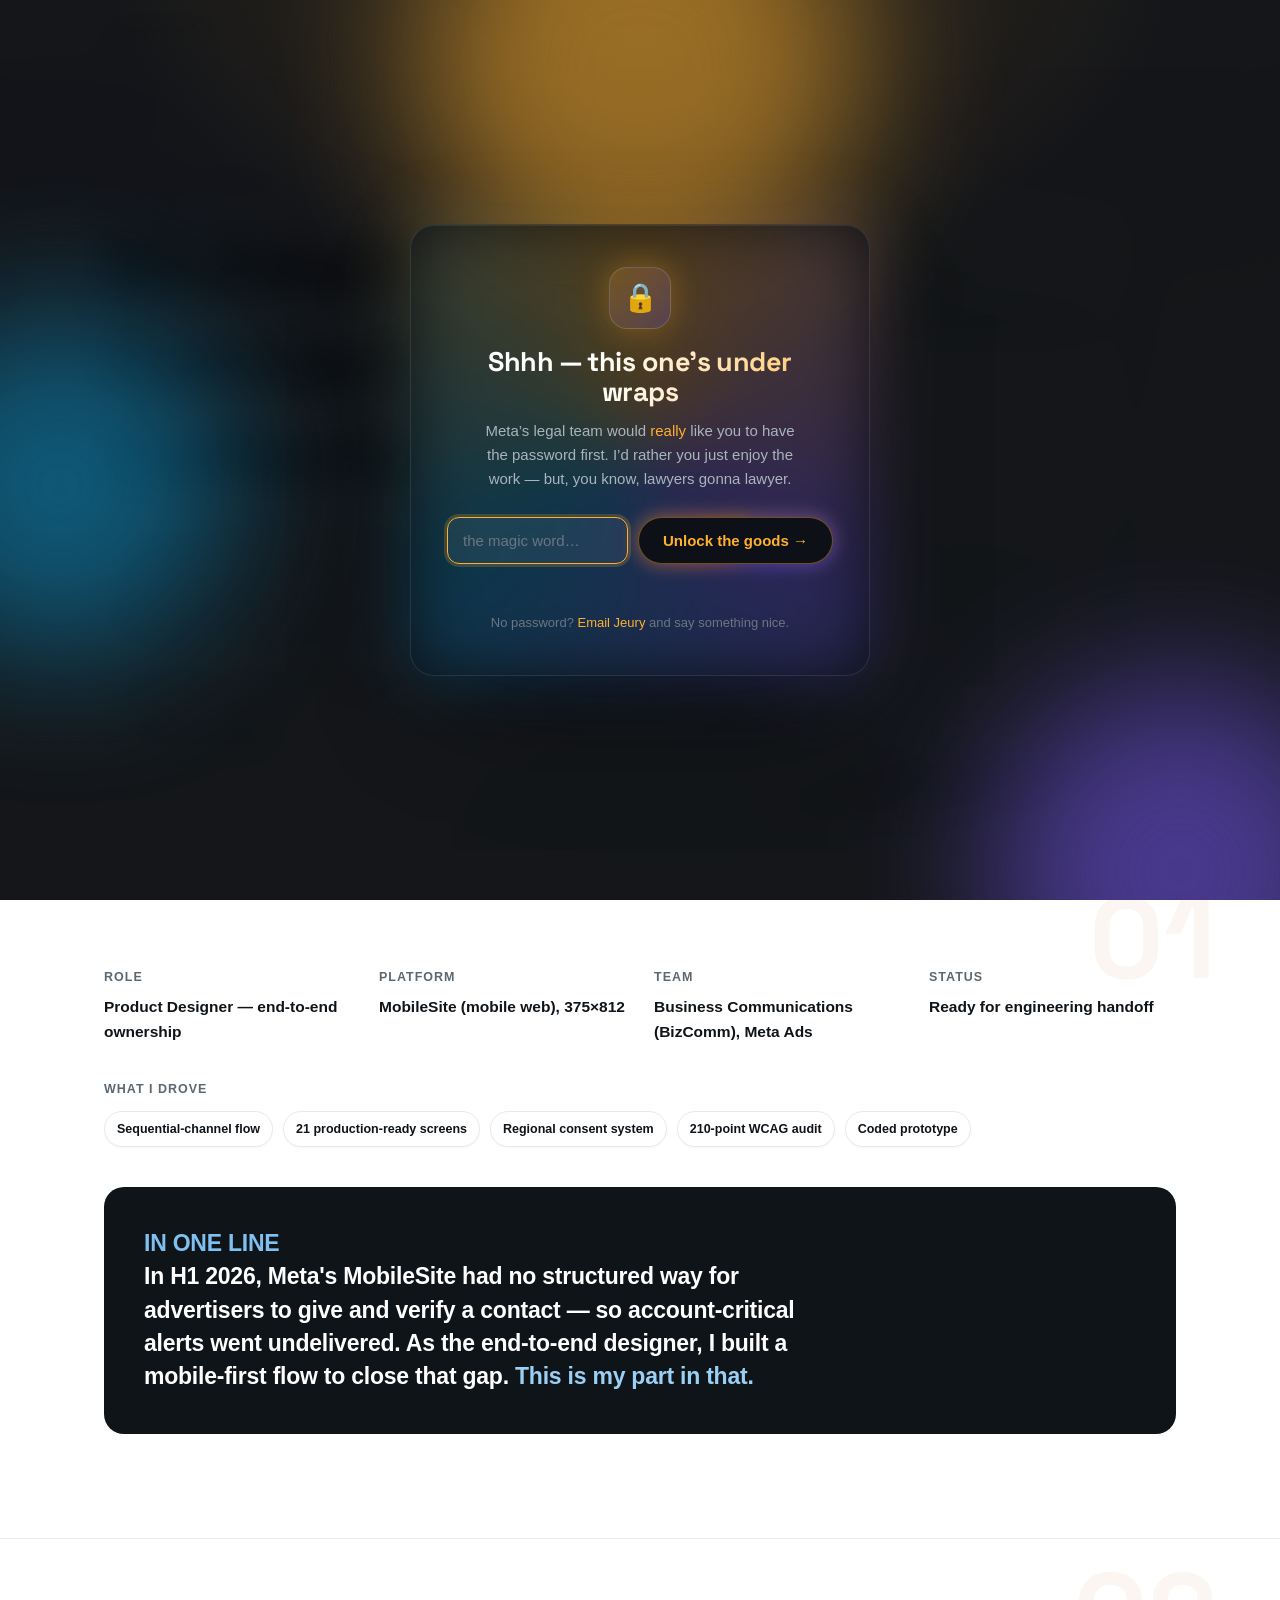
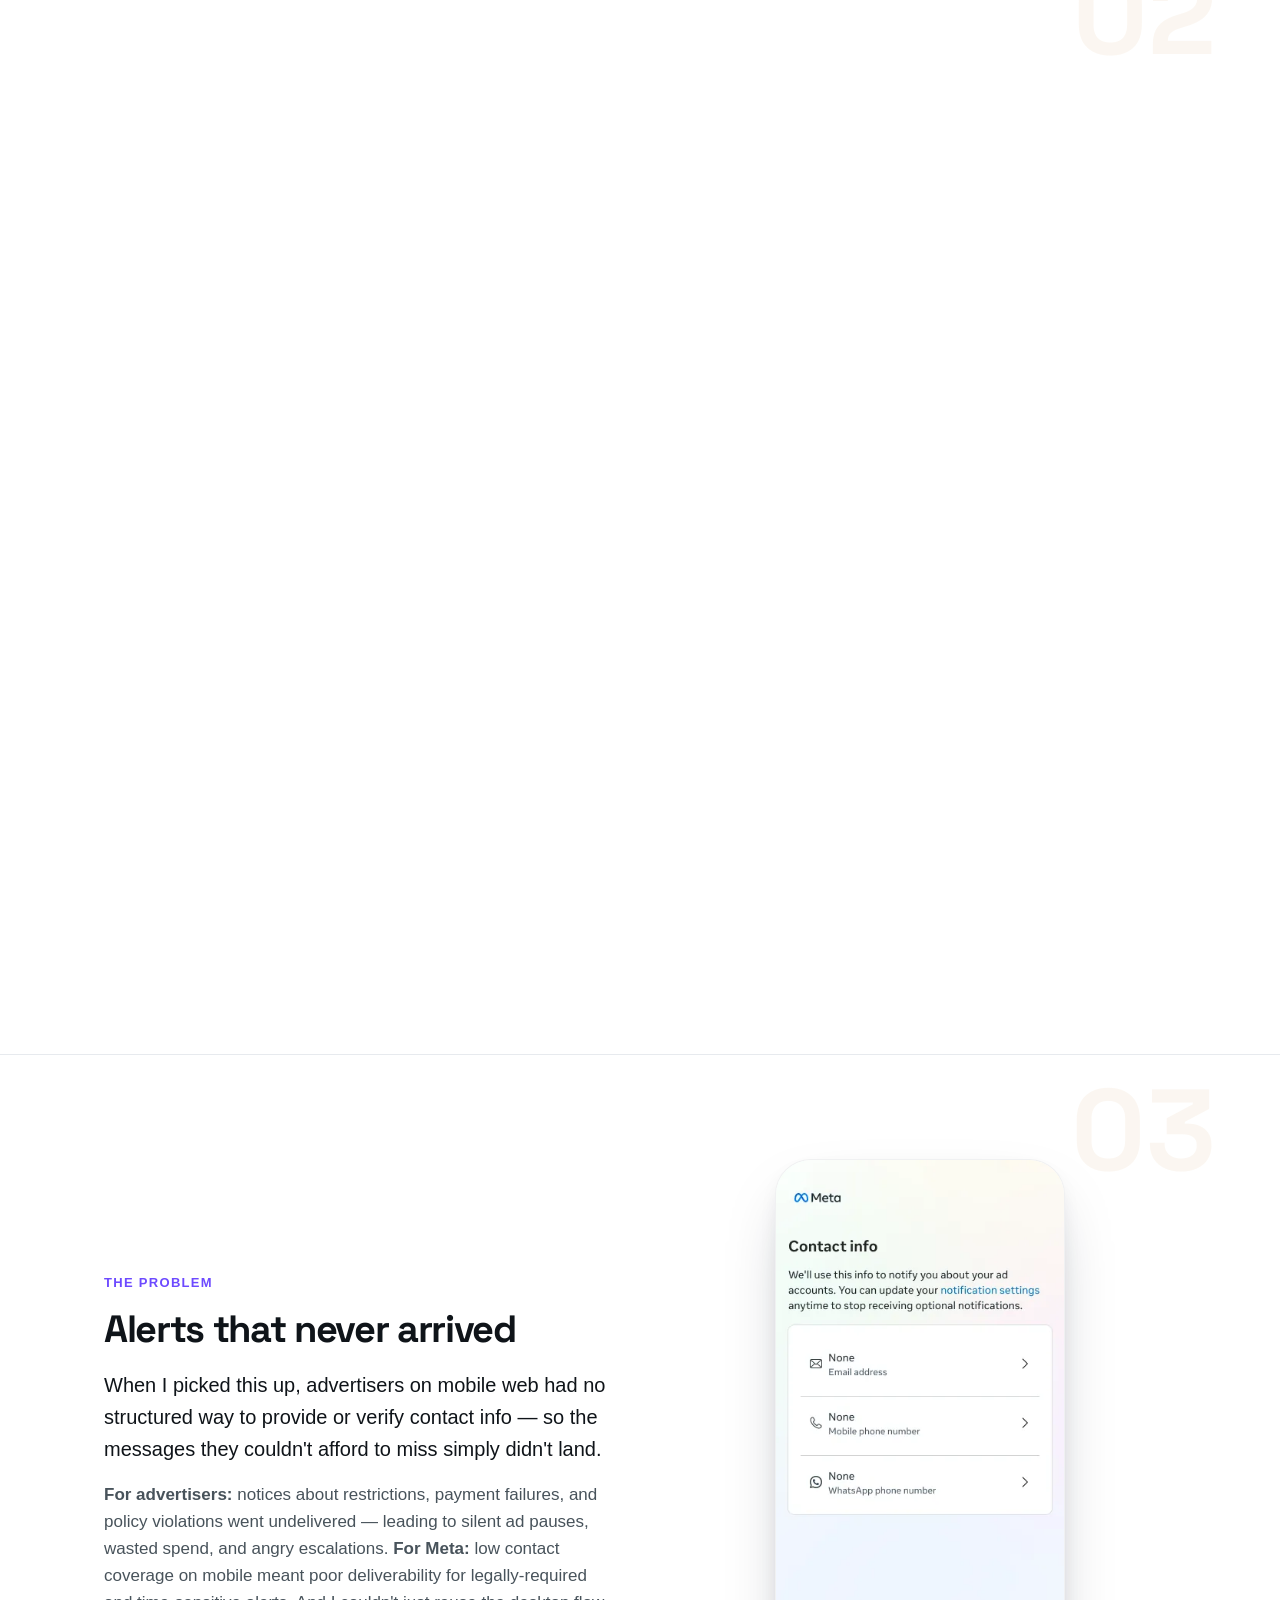
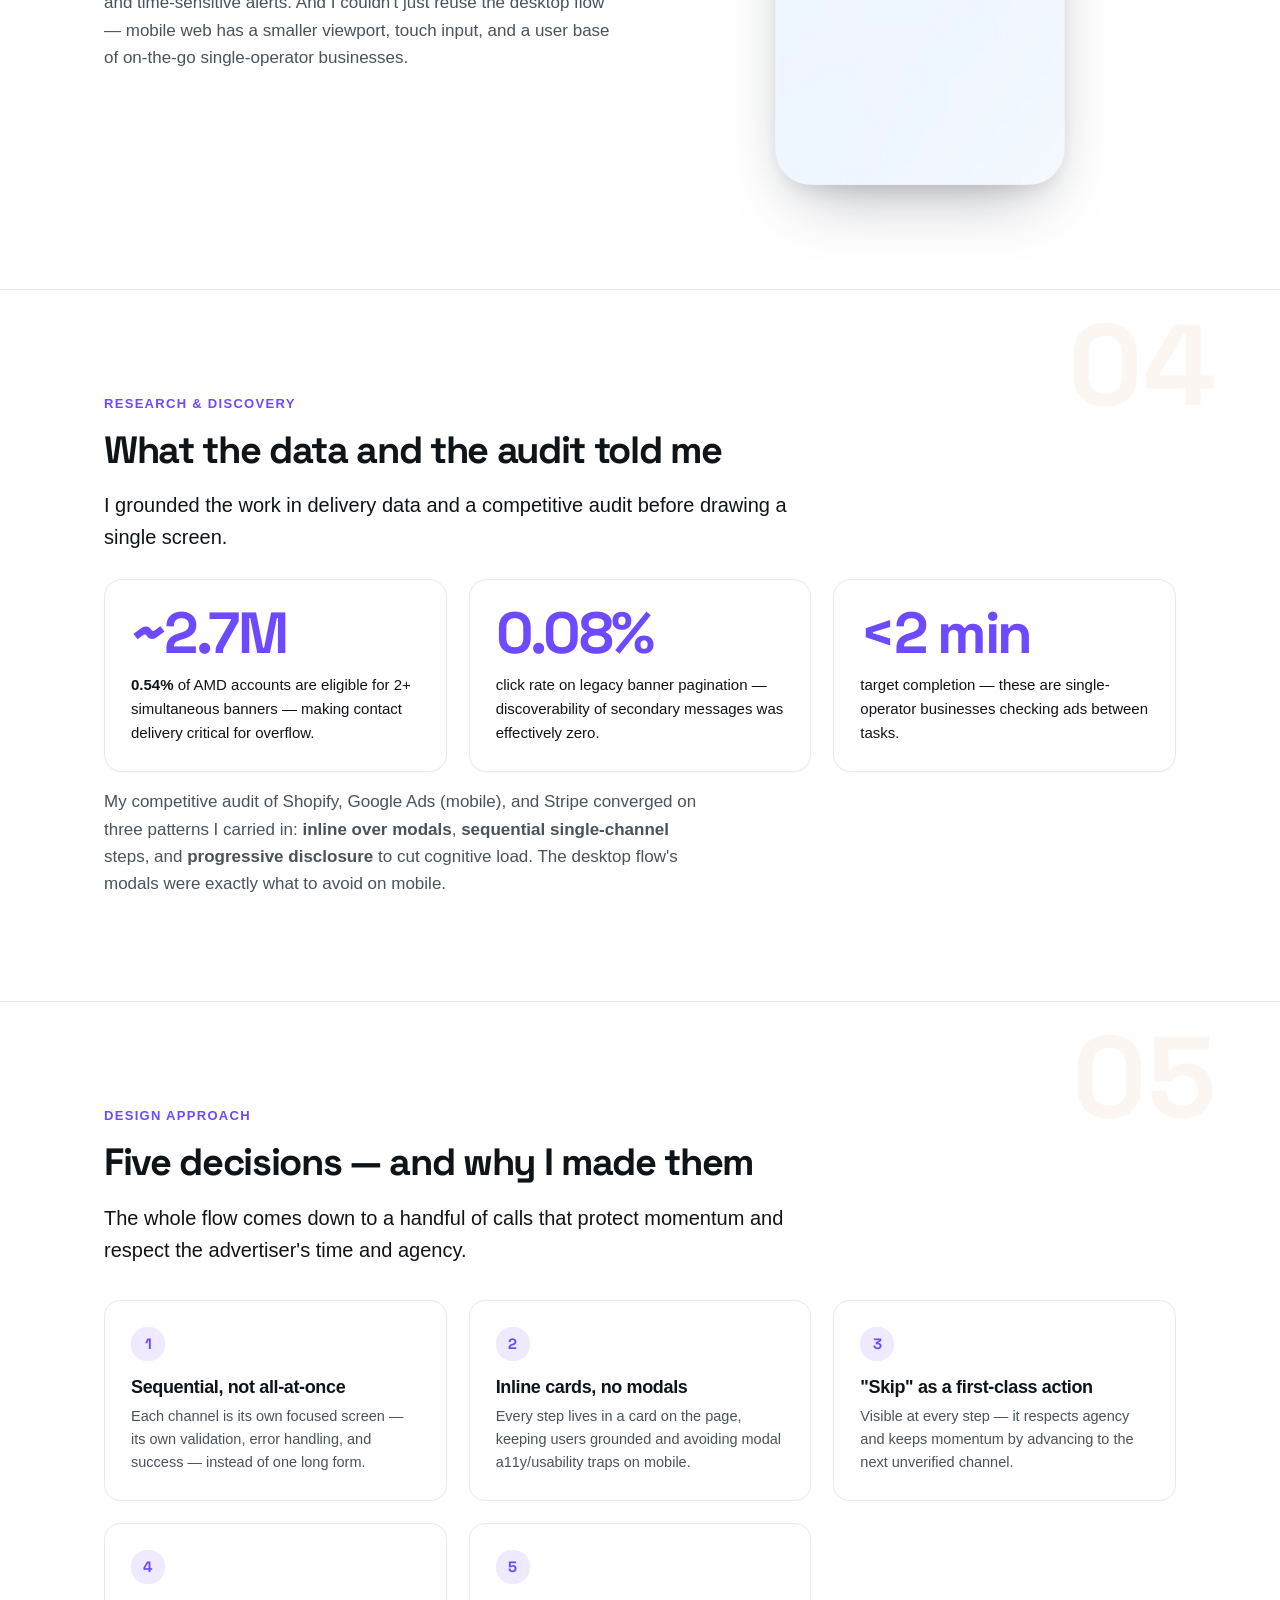
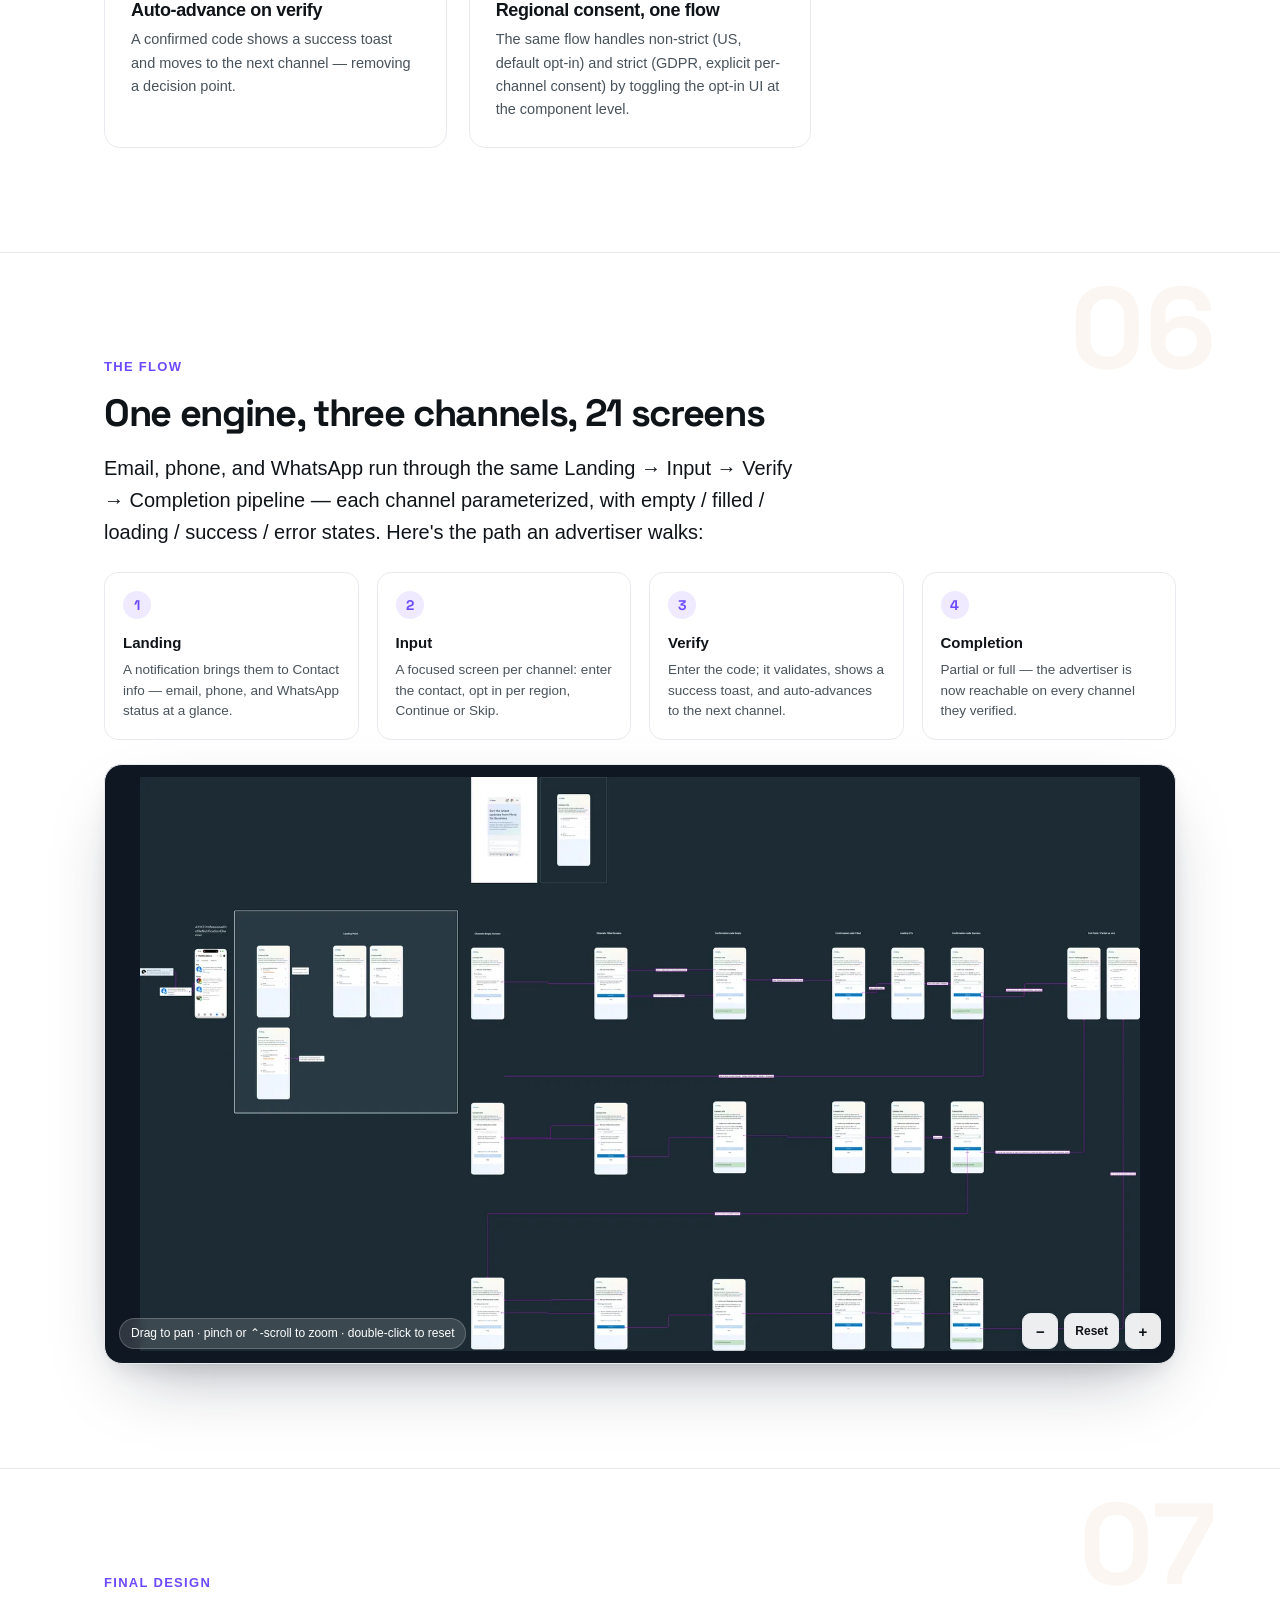
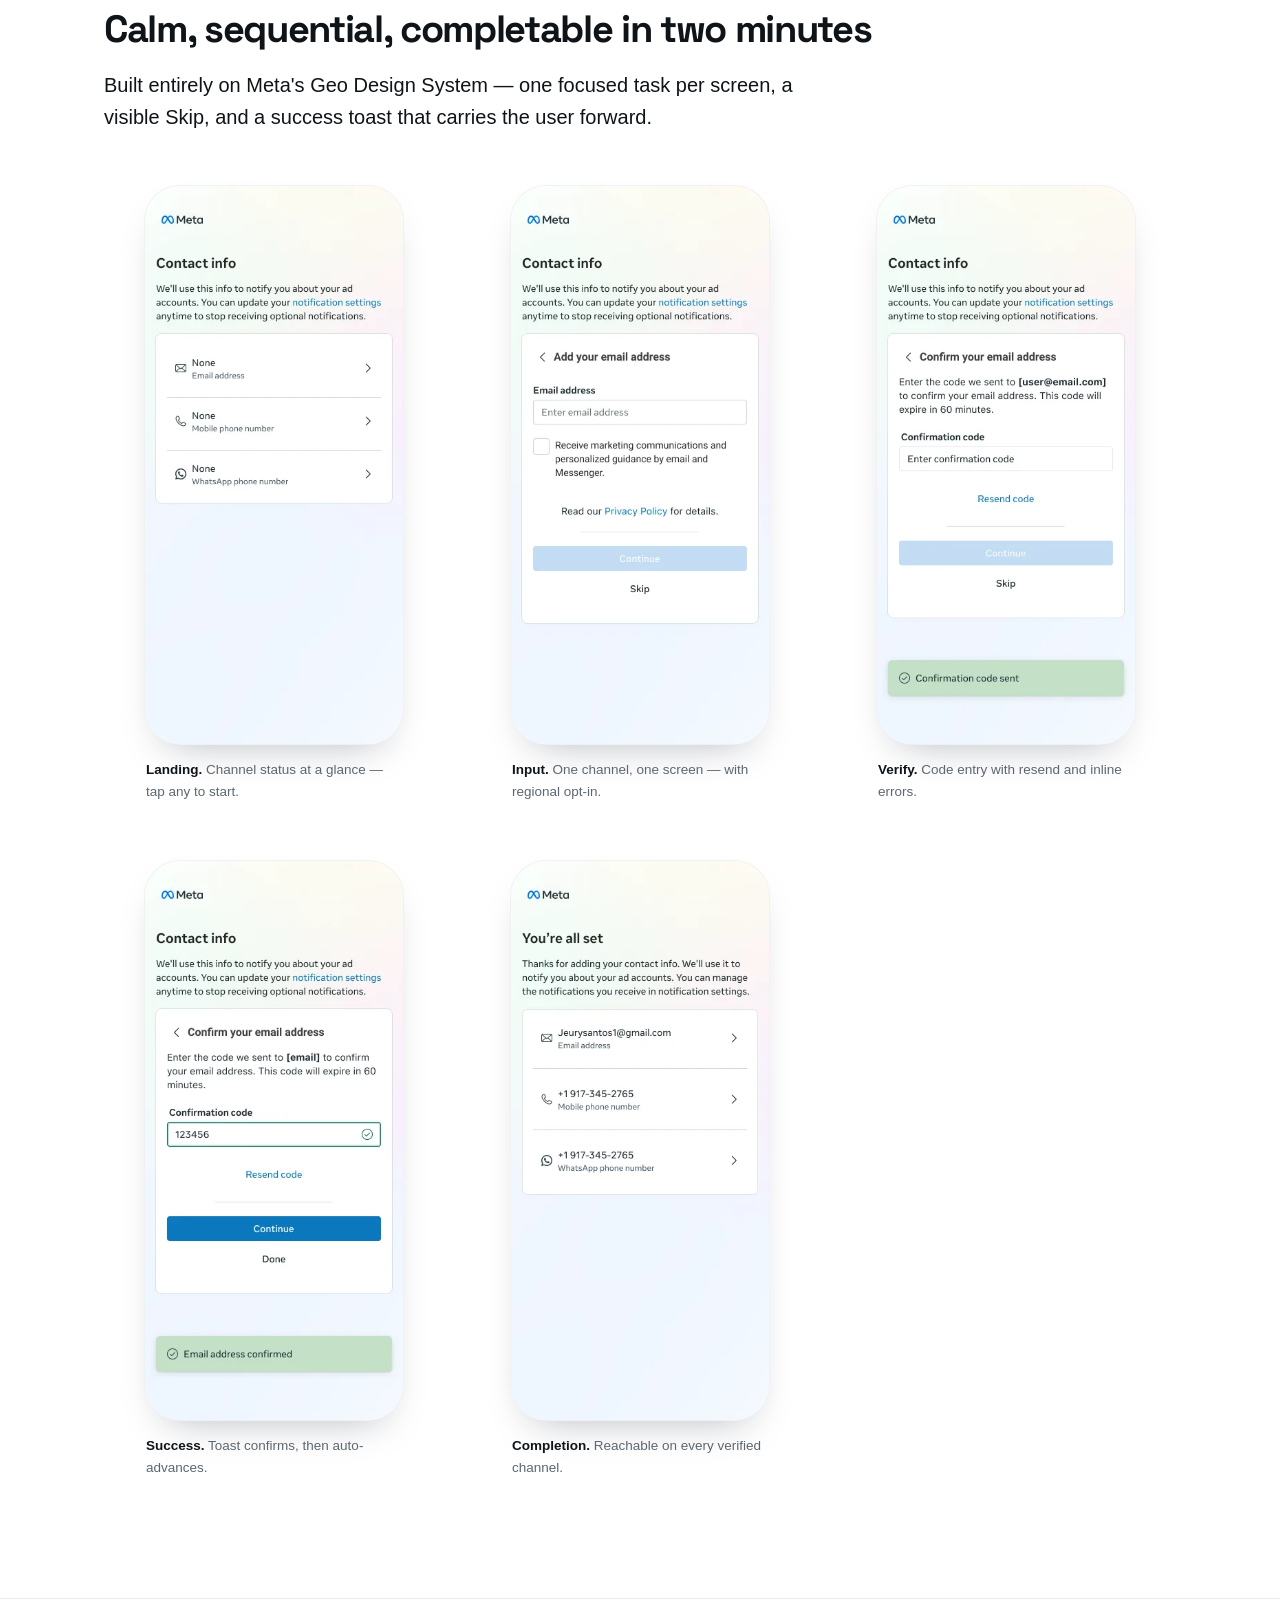
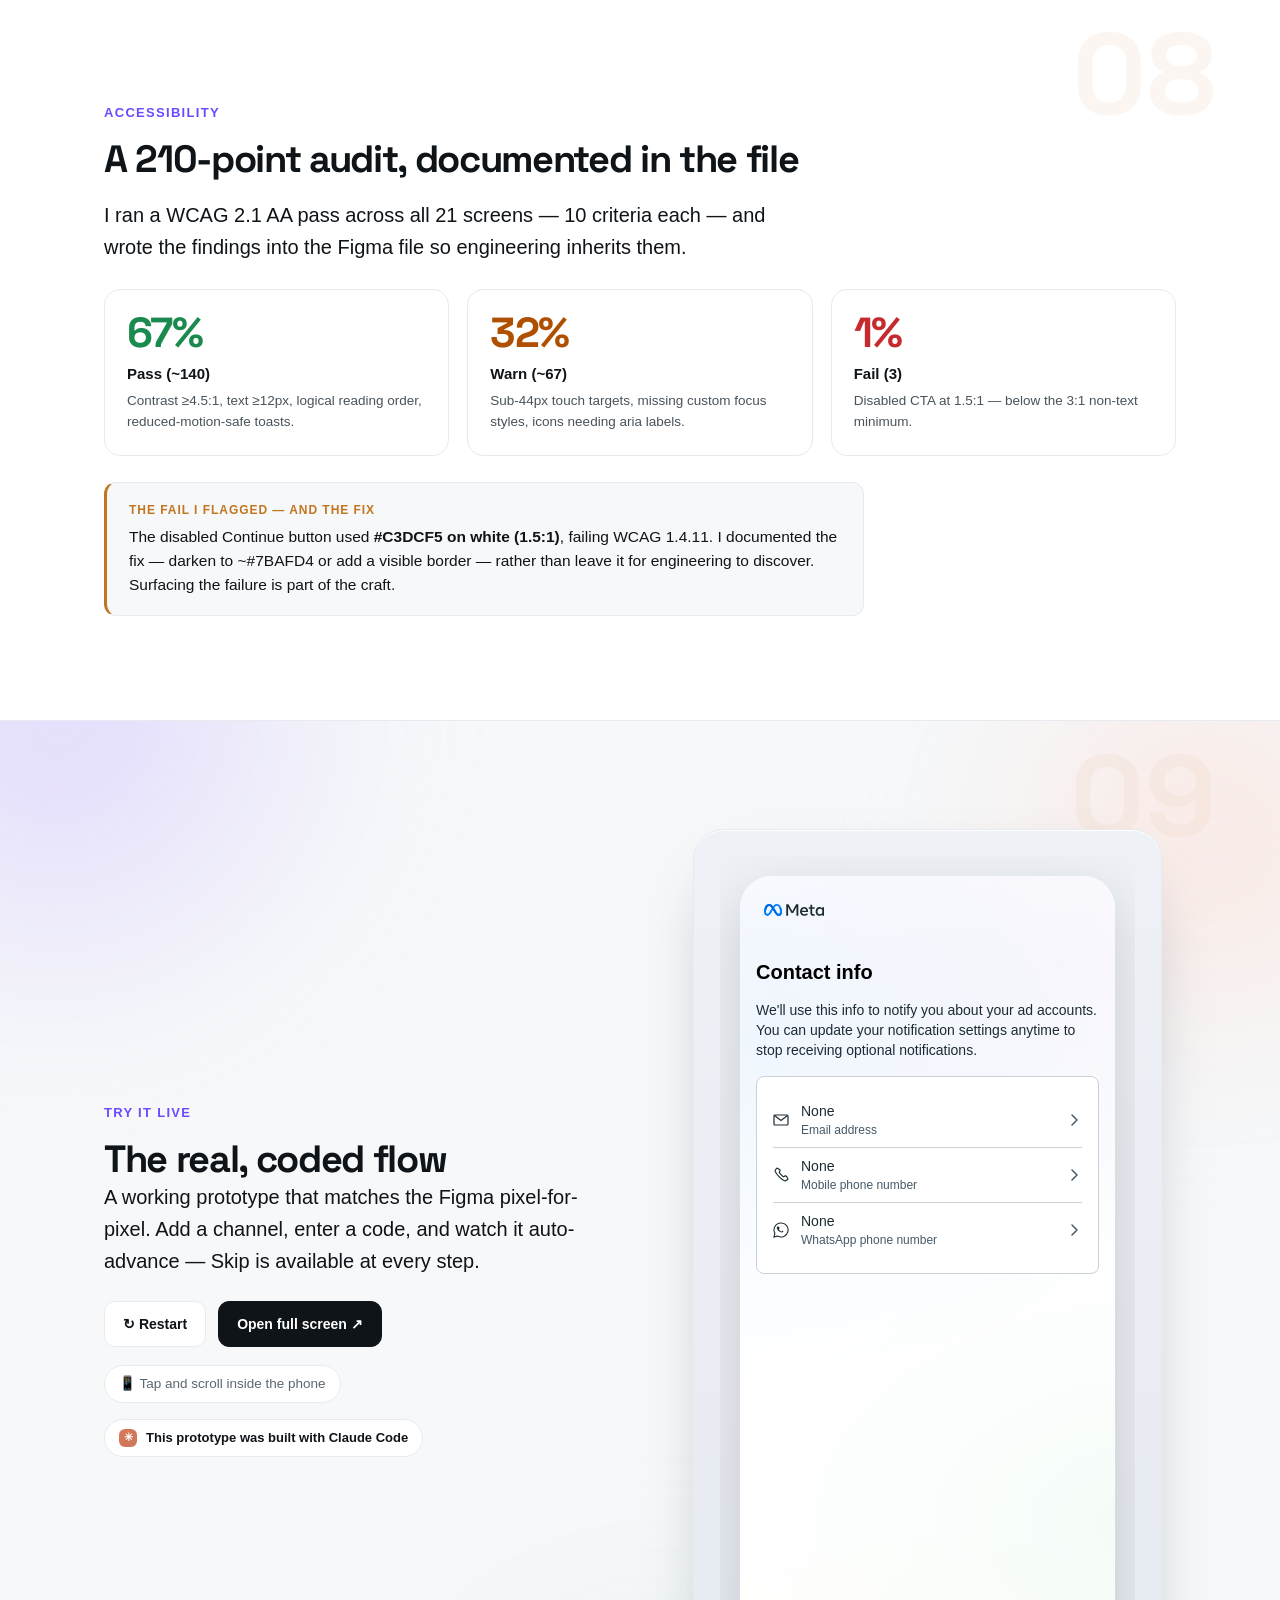
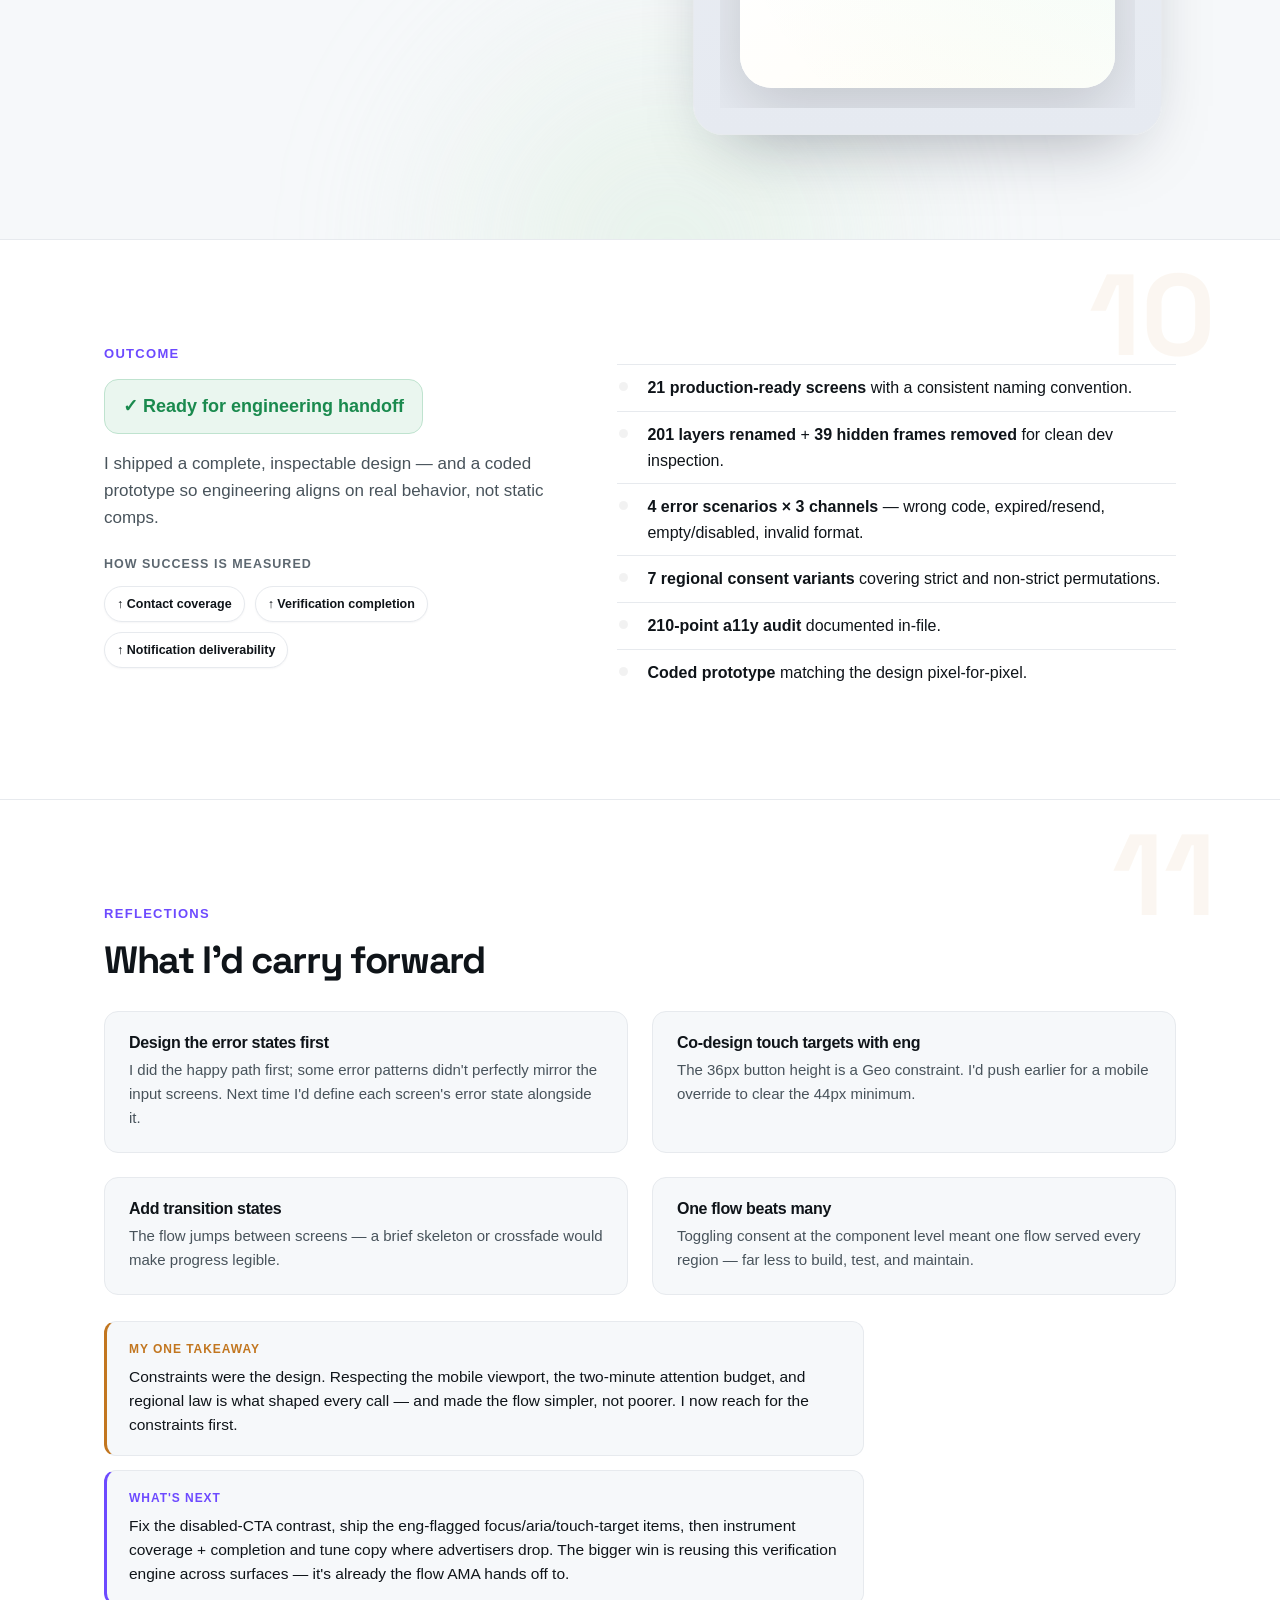
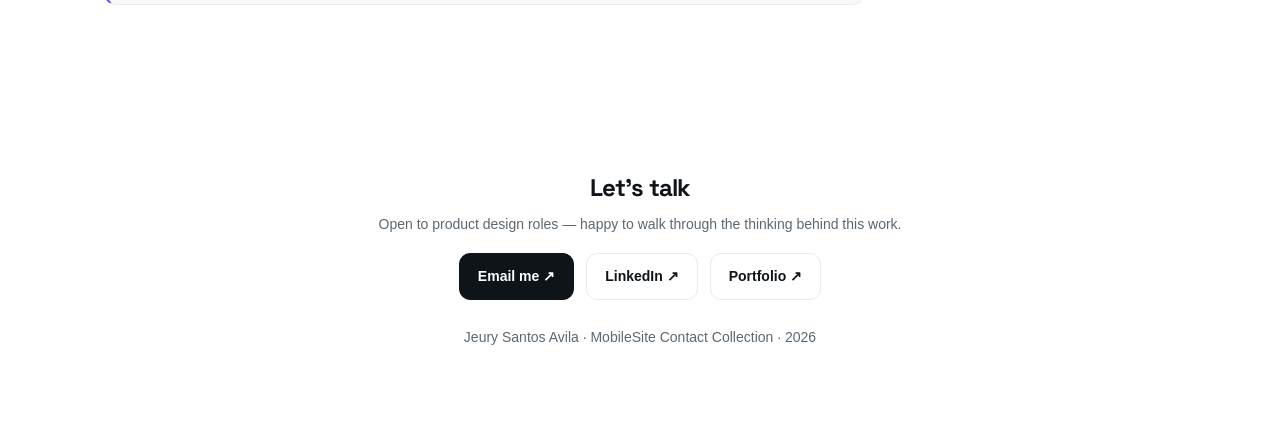
<file: case-study/mobilesite-case-study/index.html>
<!DOCTYPE html>
<html lang="en">
<head>
<meta charset="UTF-8"/>
<meta name="viewport" content="width=device-width, initial-scale=1.0"/>
<title>MobileSite Contact Collection — Case Study · Jeury Santos Avila</title>
<link rel="preconnect" href="https://fonts.googleapis.com">
<link rel="preconnect" href="https://fonts.gstatic.com" crossorigin>
<link href="https://fonts.googleapis.com/css2?family=Space+Grotesk:wght@500;600;700&family=Caveat:wght@600;700&display=swap" rel="stylesheet">
<script>document.documentElement.classList.add('js');</script>
<style>
  :root{
    --ink:#0f1419; --body:#48535b; --muted:#5c6770;
    --line:#e7eaee; --bg:#ffffff; --soft:#f6f8fa;
    --blue:#6d4aff; --accent:#6d4aff; --accent-2:#c2761f;
    --ok:#1a8a4e; --warn:#af5000; --err:#c52a2f;
    --maxw:1120px; --shadow:0 30px 70px -28px rgba(15,23,42,.38), 0 10px 26px -12px rgba(15,23,42,.18);
    --font:-apple-system,BlinkMacSystemFont,"Segoe UI",Roboto,Helvetica,Arial,"Apple Color Emoji",sans-serif;
    --font-display:"Space Grotesk",-apple-system,BlinkMacSystemFont,"Segoe UI",Roboto,sans-serif;
  }
  *{box-sizing:border-box;}
  html{scroll-behavior:smooth;}
  body{margin:0;font-family:var(--font);color:var(--body);background:var(--bg);line-height:1.6;-webkit-font-smoothing:antialiased;}
  .wrap{max-width:var(--maxw);margin:0 auto;padding:0 24px;}
  h1,h2,h3{color:var(--ink);line-height:1.12;letter-spacing:-0.02em;margin:0;}
  h1,h2,.ba-word,footer .big{font-family:var(--font-display);letter-spacing:-0.035em;}
  a{color:var(--blue);text-decoration:none;}
  img{display:block;max-width:100%;}

  .skip{position:absolute;left:-9999px;top:0;z-index:200;background:var(--ink);color:#fff;padding:10px 16px;border-radius:0 0 10px 0;font-weight:600;font-size:14px;}
  .skip:focus{left:0;}
  a:focus-visible,button:focus-visible,.sidenav a:focus-visible{outline:3px solid rgba(109,74,255,.5);outline-offset:3px;border-radius:6px;}

  body{counter-reset:sec;}
  section{position:relative;padding:104px 0;border-bottom:1px solid var(--line);}
  @media(max-width:760px){section{padding:64px 0;}}
  section > .wrap{position:relative;z-index:2;}
  section::before{counter-increment:sec;content:counter(sec,decimal-leading-zero);position:absolute;top:18px;right:5%;z-index:0;font-family:var(--font-display);font-weight:700;font-size:clamp(72px,9vw,150px);line-height:1;color:var(--accent-2);opacity:.06;pointer-events:none;}
  @media(max-width:760px){section::before{right:16px;font-size:64px;}}

  .js section>.wrap, .js .hero .wrap{opacity:0;transform:translateY(28px);transition:opacity .8s ease, transform .85s cubic-bezier(.2,.85,.25,1);}
  .js section>.wrap.in, .js .hero .wrap.in{opacity:1;transform:none;}
  [data-parallax]{will-change:transform;}
  @media(prefers-reduced-motion:reduce){.js section>.wrap,.js .hero .wrap{opacity:1!important;transform:none!important;transition:none;}[data-parallax]{transform:none!important;}.aurora span{animation:none;}}

  /* nav */
  nav.topbar{position:sticky;top:0;z-index:50;background:rgba(255,255,255,.82);backdrop-filter:saturate(180%) blur(12px);border-bottom:1px solid var(--line);}
  nav.topbar .wrap{display:flex;align-items:center;justify-content:space-between;height:60px;}
  .brand{font-family:'Caveat',cursive;font-weight:700;font-size:28px;line-height:1;color:var(--ink);text-decoration:none;transition:color .3s,filter .3s;}
  .brand:hover{background:linear-gradient(100deg,#ffb02e,#7d5cff,#ff7a45);-webkit-background-clip:text;background-clip:text;-webkit-text-fill-color:transparent;color:transparent;filter:drop-shadow(0 0 12px rgba(125,92,255,.4));}
  .navlinks{display:flex;gap:24px;font-size:14px;font-weight:500;}
  .navlinks a{color:var(--body);}.navlinks a:hover{color:var(--ink);}
  @media(max-width:720px){.navlinks{display:none;}}

  .sidenav{position:fixed;left:18px;top:50%;transform:translateY(-50%);z-index:60;display:none;flex-direction:column;gap:2px;padding:10px 8px;border-radius:20px;background:rgba(255,255,255,.52);-webkit-backdrop-filter:blur(18px) saturate(180%);backdrop-filter:blur(18px) saturate(180%);border:1px solid rgba(255,255,255,.6);box-shadow:0 18px 46px -18px rgba(15,23,42,.34), inset 0 1px 0 rgba(255,255,255,.65);animation:snIn .6s .15s ease both;}
  .sidenav:hover{background:rgba(255,255,255,.62);}
  .sidenav a{position:relative;display:flex;align-items:center;padding:9px 10px;border-radius:12px;color:var(--body);text-decoration:none;transition:background .28s ease, transform .28s cubic-bezier(.2,.8,.2,1);}
  .sidenav a .dot{width:7px;height:7px;border-radius:50%;background:#c1c9d2;flex-shrink:0;transition:all .28s cubic-bezier(.2,.8,.2,1);}
  .sidenav a .label{max-width:0;overflow:hidden;white-space:nowrap;opacity:0;font-size:13.5px;font-weight:600;transition:max-width .42s cubic-bezier(.2,.8,.2,1), opacity .26s ease, margin-left .42s cubic-bezier(.2,.8,.2,1);}
  .sidenav:hover a .label{max-width:180px;opacity:1;margin-left:12px;}
  .sidenav a:hover{background:rgba(109,74,255,.10);transform:translateX(3px);}
  .sidenav a:hover .dot,.sidenav a.active .dot{background:var(--blue);transform:scale(1.4);box-shadow:0 0 0 4px rgba(109,74,255,.16);}
  .sidenav a.active{color:var(--ink);}
  @keyframes snIn{from{opacity:0;left:0;}to{opacity:1;left:18px;}}
  @media(min-width:1180px){.sidenav{display:flex;} .topbar .navlinks{display:none;}}

  /* aurora */
  .aurora{position:absolute;inset:0;z-index:0;pointer-events:none;overflow:hidden;}
  .aurora span{position:absolute;border-radius:50%;filter:blur(72px);opacity:.55;will-change:transform;}
  .aurora .b1{width:560px;height:560px;background:radial-gradient(circle at 30% 30%,#cdbcff,transparent 62%);top:-180px;left:-120px;animation:drift1 24s ease-in-out infinite;}
  .aurora .b2{width:520px;height:520px;background:radial-gradient(circle at 60% 40%,#ffd9cc,transparent 62%);top:-90px;right:-140px;animation:drift2 28s ease-in-out infinite;}
  .aurora .b3{width:620px;height:620px;background:radial-gradient(circle at 50% 60%,#d6ecd9,transparent 62%);bottom:-260px;left:28%;animation:drift3 32s ease-in-out infinite;}
  @keyframes drift1{0%,100%{transform:translate(0,0) scale(1);}50%{transform:translate(70px,46px) scale(1.12);}}
  @keyframes drift2{0%,100%{transform:translate(0,0) scale(1);}50%{transform:translate(-56px,54px) scale(1.08);}}
  @keyframes drift3{0%,100%{transform:translate(0,0) scale(1);}50%{transform:translate(44px,-56px) scale(1.15);}}

  /* hero */
  .hero{position:relative;overflow:hidden;background:radial-gradient(1100px 500px at 78% -8%, rgba(109,74,255,.13), transparent 60%),radial-gradient(900px 480px at 0% 12%, rgba(120,80,255,.10), transparent 55%),linear-gradient(180deg,#fbfcfe 0%, #f4f7fb 100%);border-bottom:1px solid var(--line);}
  .hero .wrap{position:relative;z-index:1;display:grid;grid-template-columns:1.05fr .95fr;gap:56px;align-items:center;padding-top:104px;padding-bottom:112px;}
  .eyebrow{display:inline-flex;align-items:center;gap:8px;font-size:12.5px;font-weight:700;letter-spacing:.10em;text-transform:uppercase;color:var(--blue);background:#efeaff;border:1px solid #ddd3ff;padding:6px 12px;border-radius:999px;}
  .hero h1{font-size:clamp(46px,6.6vw,88px);font-weight:700;margin:20px 0 0;}
  .hero .lede{font-size:19px;color:var(--body);margin:18px 0 0;max-width:40ch;}
  .meta{display:flex;flex-wrap:wrap;gap:10px;margin-top:26px;}
  .chip{font-size:12.5px;font-weight:600;color:var(--ink);background:#fff;border:1px solid var(--line);padding:7px 12px;border-radius:999px;box-shadow:0 1px 2px rgba(15,23,42,.04);}
  .chip.ok{color:var(--ok);border-color:#bfe3cf;background:#eaf6ef;}
  .stage{position:relative;height:560px;}
  .device{position:absolute;border-radius:36px;overflow:hidden;background:#fff;border:1px solid rgba(15,23,42,.06);box-shadow:var(--shadow);}
  .device img{width:100%;}
  .d-front{width:262px;right:18px;top:8px;transform:rotate(2.2deg);z-index:2;}
  .d-back{width:240px;left:8px;top:70px;transform:rotate(-4deg);z-index:1;opacity:.97;}
  @media(max-width:920px){.hero .wrap{grid-template-columns:1fr;gap:8px;padding-bottom:56px;}.hero h1{font-size:40px;}.stage{height:480px;margin-top:18px;}.d-front{right:auto;left:50%;transform:translateX(-30%) rotate(2deg);}.d-back{left:50%;transform:translateX(-78%) rotate(-5deg);}}

  .kicker{font-size:13px;font-weight:700;letter-spacing:.10em;text-transform:uppercase;color:var(--blue);margin:0 0 14px;}
  h2{font-size:38px;font-weight:700;}
  .lead{font-size:20px;color:var(--ink);max-width:62ch;margin:18px 0 0;font-weight:500;}
  p.body{font-size:17px;max-width:64ch;margin:16px 0 0;}
  .two{display:grid;grid-template-columns:1fr 1fr;gap:48px;align-items:center;}
  @media(max-width:860px){.two{grid-template-columns:1fr;gap:28px;}}

  .ovgrid{display:grid;grid-template-columns:repeat(4,1fr);gap:28px;}
  .ovgrid h4{font-size:12.5px;letter-spacing:.08em;text-transform:uppercase;color:var(--muted);margin:0 0 8px;font-weight:700;}
  .ovgrid p{margin:0;color:var(--ink);font-weight:600;font-size:15.5px;}
  @media(max-width:760px){.ovgrid{grid-template-columns:1fr 1fr;gap:22px;}}
  .goal{background:var(--ink);color:#fff;border-radius:20px;padding:40px;}
  .goal .kicker{color:#7fc0f0;}
  .goal p{font-size:23px;line-height:1.45;color:#fff;font-weight:600;margin:0;max-width:52ch;letter-spacing:-0.01em;}
  .goal em{color:#9bd0f5;font-style:normal;}

  .stats{display:grid;grid-template-columns:repeat(3,1fr);gap:22px;margin-top:26px;}
  .stat{border:1px solid var(--line);border-radius:18px;padding:26px;background:var(--bg);box-shadow:0 1px 2px rgba(15,23,42,.04);transition:transform .35s ease, box-shadow .35s ease;}
  .stat:hover{transform:translateY(-4px);box-shadow:var(--shadow);}
  .stat .figure{font-family:var(--font-display);font-weight:700;font-size:clamp(40px,5vw,58px);line-height:.95;color:var(--blue);letter-spacing:-0.045em;}
  .stat p{margin:12px 0 0;font-size:15px;color:var(--ink);}
  @media(max-width:760px){.stats{grid-template-columns:1fr;}}

  .cards{display:grid;grid-template-columns:repeat(3,1fr);gap:22px;margin-top:34px;}
  .card{background:#fff;border:1px solid var(--line);border-radius:16px;padding:26px;transition:transform .25s ease, box-shadow .25s ease;}
  .card:hover{transform:translateY(-4px);box-shadow:var(--shadow);}
  .card .n{width:34px;height:34px;border-radius:16px;background:#efeaff;color:var(--blue);font-weight:800;display:flex;align-items:center;justify-content:center;font-size:15px;font-family:var(--font-display);}
  .card h3{font-size:18px;margin:16px 0 8px;}
  .card p{margin:0;font-size:14.5px;}
  @media(max-width:860px){.cards{grid-template-columns:1fr;}}

  .steps{display:grid;grid-template-columns:repeat(4,1fr);gap:18px;margin-top:24px;}
  .step{border:1px solid var(--line);border-radius:14px;padding:18px;background:var(--bg);}
  .step .sn{width:28px;height:28px;border-radius:16px;background:#efeaff;color:var(--blue);font-weight:700;font-size:14px;display:flex;align-items:center;justify-content:center;font-family:var(--font-display);}
  .step h4{font-size:15px;margin:12px 0 5px;color:var(--ink);font-weight:700;}
  .step p{margin:0;font-size:13.5px;color:var(--body);line-height:1.5;}
  @media(max-width:860px){.steps{grid-template-columns:1fr 1fr;}}@media(max-width:520px){.steps{grid-template-columns:1fr;}}

  .gallery{display:grid;grid-template-columns:repeat(3,1fr);gap:26px;margin-top:36px;}
  .shot .device{position:static;transform:none;box-shadow:0 18px 40px -22px rgba(15,23,42,.35);}
  .shot figcaption{margin:14px 2px 0;font-size:13.5px;color:var(--muted);}
  .shot b{color:var(--ink);font-weight:600;}
  @media(max-width:860px){.gallery{grid-template-columns:1fr 1fr;}}@media(max-width:560px){.gallery{grid-template-columns:1fr;}}

  /* flow canvas */
  .canvas{position:relative;margin-top:24px;height:600px;border:1px solid var(--line);border-radius:18px;overflow:hidden;background:#0f1722;cursor:grab;touch-action:none;box-shadow:var(--shadow);}
  .canvas.grabbing{cursor:grabbing;}
  .canvas-stage{position:absolute;top:0;left:0;transform-origin:0 0;will-change:transform;}
  .canvas-stage img{display:block;max-width:none;user-select:none;-webkit-user-drag:none;}
  .canvas-ctrl{position:absolute;right:14px;bottom:14px;display:flex;gap:6px;z-index:3;}
  .canvas-ctrl button{height:36px;min-width:36px;padding:0 10px;border-radius:9px;border:1px solid var(--line);background:rgba(255,255,255,.92);font-size:15px;font-weight:700;color:var(--ink);cursor:pointer;display:flex;align-items:center;justify-content:center;box-shadow:0 2px 6px rgba(15,23,42,.12);}
  .canvas-ctrl .reset{font-size:12px;}
  .canvas-hint{position:absolute;left:14px;bottom:14px;z-index:3;font-size:12px;color:#fff;background:rgba(255,255,255,.14);-webkit-backdrop-filter:blur(6px);backdrop-filter:blur(6px);padding:5px 11px;border-radius:999px;border:1px solid rgba(255,255,255,.2);}
  @media(max-width:760px){.canvas{height:440px;}}

  /* before/after */
  .ba-two{display:grid;grid-template-columns:1fr 1fr;gap:24px;margin-top:42px;}
  .ba-block{position:relative;border-radius:28px;padding:0 28px 38px;overflow:hidden;display:flex;flex-direction:column;align-items:center;}
  .ba-block.before{background:#f3ebe3;}.ba-block.after{background:#efeaff;}
  .ba-word{position:absolute;top:26px;left:0;right:0;text-align:center;font-weight:800;letter-spacing:-0.045em;line-height:.85;font-size:clamp(64px,10vw,124px);pointer-events:none;user-select:none;z-index:0;}
  .ba-block.before .ba-word{color:#e8d8c5;}.ba-block.after .ba-word{color:#dcd0fb;}
  .ba-device{position:relative;z-index:1;width:212px;max-width:80%;margin-top:88px;border-radius:30px;overflow:hidden;box-shadow:0 26px 60px -24px rgba(15,23,42,.42);border:1px solid rgba(15,23,42,.05);transition:transform .55s cubic-bezier(.2,.8,.2,1);}
  .ba-device img{display:block;width:100%;}
  .ba-block.before:hover .ba-device{transform:translateY(-10px) rotate(-1.2deg);}.ba-block.after:hover .ba-device{transform:translateY(-10px) rotate(1.2deg);}
  .ba-tagpill{position:relative;z-index:1;margin-top:24px;font-size:11px;font-weight:800;letter-spacing:.1em;text-transform:uppercase;padding:5px 12px;border-radius:999px;}
  .ba-block.before .ba-tagpill{color:#8a6f55;background:#ecdfce;}.ba-block.after .ba-tagpill{color:#5b3fb0;background:#e3dbff;}
  .ba-cap{position:relative;z-index:1;margin-top:12px;font-size:15px;line-height:1.5;text-align:center;max-width:30ch;}
  .ba-block.before .ba-cap{color:#7a6650;}.ba-block.after .ba-cap{color:#5b3fb0;}
  @media(max-width:860px){.ba-two{grid-template-columns:1fr;gap:18px;}}

  /* accessibility audit */
  .audit{display:grid;grid-template-columns:repeat(3,1fr);gap:18px;margin-top:26px;}
  .ameter{border:1px solid var(--line);border-radius:16px;padding:22px;}
  .ameter .pct{font-family:var(--font-display);font-weight:700;font-size:42px;line-height:1;letter-spacing:-0.04em;}
  .ameter.pass .pct{color:var(--ok);}.ameter.warn .pct{color:var(--warn);}.ameter.fail .pct{color:var(--err);}
  .ameter h4{margin:8px 0 4px;font-size:15px;color:var(--ink);}
  .ameter p{margin:0;font-size:13.5px;color:var(--body);}
  @media(max-width:680px){.audit{grid-template-columns:1fr;}}

  .callout{margin-top:26px;border:1px solid var(--line);border-left:3px solid var(--accent-2);background:var(--soft);border-radius:12px;padding:18px 22px;font-size:15.5px;line-height:1.55;color:var(--ink);max-width:760px;}
  .callout .clabel{display:block;font-size:12px;letter-spacing:.08em;text-transform:uppercase;color:var(--accent-2);font-weight:800;margin-bottom:6px;}

  .proto-actions{display:flex;gap:12px;justify-content:flex-start;margin-top:24px;flex-wrap:wrap;}
  .btn{display:inline-flex;align-items:center;gap:6px;background:var(--ink);color:#fff;font-weight:600;font-size:14px;padding:11px 18px;border-radius:11px;border:1px solid var(--ink);transition:opacity .2s ease, transform .2s ease;}
  .btn.ghost{background:#fff;color:var(--ink);border-color:var(--line);}
  .btn:hover{opacity:.92;transform:translateY(-1px);}
  .proto-hint{display:inline-flex;align-items:center;gap:8px;margin-top:18px;font-size:13.5px;color:var(--muted);background:#fff;border:1px solid var(--line);padding:7px 14px;border-radius:999px;}
  .built{display:inline-flex;align-items:center;gap:9px;margin-top:16px;font-size:13px;font-weight:600;color:var(--ink);background:#fff;border:1px solid var(--line);padding:8px 14px;border-radius:999px;}
  .built .spark{width:18px;height:18px;border-radius:6px;background:linear-gradient(135deg,#d97757,#cc785c);display:inline-flex;align-items:center;justify-content:center;color:#fff;font-size:11px;}
  .try-grid{display:grid;grid-template-columns:1.02fr .98fr;gap:56px;align-items:center;position:relative;z-index:1;}
  .try-grid .lead{margin:0;}
  @media(max-width:920px){.try-grid{grid-template-columns:1fr;gap:30px;text-align:center;}.try-grid .proto-actions{justify-content:center;}}
  .proto-stage{display:flex;justify-content:center;margin-top:4px;}
  .proto-shell{background:linear-gradient(180deg,#eef1f6 0%, #e6eaf1 100%);border:1px solid var(--line);border-radius:30px;padding:26px;box-shadow:inset 0 1px 0 #fff, 0 30px 70px -34px rgba(15,23,42,.4);max-width:100%;}
  .proto-frame{width:415px;height:852px;border:0;background:transparent;max-width:100%;display:block;}
  @media(max-width:480px){.proto-shell{padding:12px;border-radius:22px;}.proto-frame{height:820px;}}

  .out{display:grid;grid-template-columns:1fr 1.2fr;gap:48px;align-items:start;}
  .badge-ok{display:inline-flex;align-items:center;gap:10px;font-weight:800;color:var(--ok);background:#eaf6ef;border:1px solid #bfe3cf;padding:12px 18px;border-radius:14px;font-size:18px;}
  ul.clean{list-style:none;padding:0;margin:20px 0 0;}
  ul.clean li{position:relative;padding:10px 0 10px 30px;border-top:1px solid var(--line);font-size:16px;color:var(--ink);}
  ul.clean li:before{content:"";position:absolute;left:2px;top:17px;width:9px;height:9px;border-radius:9px;background:rgba(0,0,0,0.05);}
  @media(max-width:860px){.out{grid-template-columns:1fr;gap:24px;}}

  .refl{display:grid;grid-template-columns:1fr 1fr;gap:24px;margin-top:30px;}
  .refl div{background:var(--soft);border:1px solid var(--line);border-radius:14px;padding:22px 24px;}
  .refl h3{font-size:16px;margin:0 0 6px;}.refl p{margin:0;font-size:15px;}
  @media(max-width:760px){.refl{grid-template-columns:1fr;}}

  footer{padding:60px 0 80px;text-align:center;color:var(--muted);font-size:14px;}
  footer .big{font-size:24px;color:var(--ink);font-weight:800;margin-bottom:6px;}
</style>
</head>
<body>
<script>window.GATE_CO="Meta";</script>
<script src="../gate.js"></script>
<a href="#problem" class="skip">Skip to content</a>

<aside class="sidenav" aria-label="Section navigation">
  <a href="#beforeafter"><span class="dot"></span><span class="label">Before / after</span></a>
  <a href="#problem"><span class="dot"></span><span class="label">Problem</span></a>
  <a href="#research"><span class="dot"></span><span class="label">Research</span></a>
  <a href="#approach"><span class="dot"></span><span class="label">Approach</span></a>
  <a href="#flow"><span class="dot"></span><span class="label">Flow</span></a>
  <a href="#design"><span class="dot"></span><span class="label">Final design</span></a>
  <a href="#a11y"><span class="dot"></span><span class="label">Accessibility</span></a>
  <a href="#try"><span class="dot"></span><span class="label">Try it</span></a>
  <a href="#outcome"><span class="dot"></span><span class="label">Outcome</span></a>
</aside>

<nav class="topbar"><div class="wrap">
  <a class="brand" href="../../index.html" aria-label="Back to home">jeurysantos</a>
  <div class="navlinks">
    <a href="#problem">Problem</a>
    <a href="#approach">Approach</a>
    <a href="#flow">Flow</a>
    <a href="#design">Final design</a>
    <a href="#try">Try it</a>
    <a href="#outcome">Outcome</a>
  </div>
</div></nav>

<!-- HERO -->
<header class="hero">
  <div class="aurora" aria-hidden="true"><span class="b1"></span><span class="b2"></span><span class="b3"></span></div>
  <div class="wrap">
    <div>
      <span class="eyebrow">Meta Ads · BizComm · Product design case study</span>
      <h1>MobileSite Contact Collection</h1>
      <p class="lede">Small-business advertisers were missing the alerts that matter. I designed a mobile-web flow to collect and verify a contact — email, phone, or WhatsApp — in under two minutes.</p>
      <div class="meta">
        <span class="chip">Product Designer · end-to-end</span>
        <span class="chip">Mobile web</span>
        <span class="chip">H1 2026</span>
        <span class="chip ok">✓ Ready for eng handoff</span>
      </div>
    </div>
    <div class="stage" data-parallax="0.05">
      <figure class="device d-back"><img src="images/email-input.webp" alt="Email input screen"/></figure>
      <figure class="device d-front"><img src="images/landing-empty.webp" alt="Contact info landing"/></figure>
    </div>
  </div>
</header>

<!-- OVERVIEW -->
<section>
  <div class="wrap">
    <div class="ovgrid">
      <div><h4>Role</h4><p>Product Designer — end-to-end ownership</p></div>
      <div><h4>Platform</h4><p>MobileSite (mobile web), 375×812</p></div>
      <div><h4>Team</h4><p>Business Communications (BizComm), Meta Ads</p></div>
      <div><h4>Status</h4><p>Ready for engineering handoff</p></div>
    </div>
    <div style="margin-top:34px;">
      <h4 style="font-size:12.5px;letter-spacing:.08em;text-transform:uppercase;color:var(--muted);margin:0 0 12px;font-weight:700;">What I drove</h4>
      <div style="display:flex;flex-wrap:wrap;gap:10px;">
        <span class="chip">Sequential-channel flow</span>
        <span class="chip">21 production-ready screens</span>
        <span class="chip">Regional consent system</span>
        <span class="chip">210-point WCAG audit</span>
        <span class="chip">Coded prototype</span>
      </div>
    </div>
    <div class="goal" style="margin-top:40px;">
      <p class="kicker">In one line</p>
      <p>In H1 2026, Meta's MobileSite had no structured way for advertisers to give and verify a contact — so account-critical alerts went undelivered. As the end-to-end designer, I built a mobile-first flow to close that gap. <em>This is my part in that.</em></p>
    </div>
  </div>
</section>

<!-- BEFORE / AFTER -->
<section id="beforeafter">
  <div class="wrap" style="text-align:center;">
    <p class="kicker">Before &amp; after</p>
    <h2>From unreachable to verified</h2>
    <p class="lead" style="margin:18px auto 0;">The outcome the whole flow exists to produce — an advertiser who can actually be reached.</p>
    <div class="ba-two">
      <div class="ba-block before">
        <span class="ba-word" data-parallax="0.04">Before</span>
        <div class="ba-device"><img src="images/landing-empty.webp" alt="No contact channels"/></div>
        <span class="ba-tagpill">Unreachable</span>
        <p class="ba-cap">No verified contact — critical alerts silently fail to deliver.</p>
      </div>
      <div class="ba-block after">
        <span class="ba-word" data-parallax="0.04">After</span>
        <div class="ba-device"><img src="images/completion-full.webp" alt="All channels verified"/></div>
        <span class="ba-tagpill">Reachable</span>
        <p class="ba-cap">Channels verified — notifications now actually land.</p>
      </div>
    </div>
  </div>
</section>

<!-- PROBLEM -->
<section id="problem">
  <div class="wrap two">
    <div>
      <p class="kicker">The problem</p>
      <h2>Alerts that never arrived</h2>
      <p class="lead">When I picked this up, advertisers on mobile web had no structured way to provide or verify contact info — so the messages they couldn't afford to miss simply didn't land.</p>
      <p class="body"><b>For advertisers:</b> notices about restrictions, payment failures, and policy violations went undelivered — leading to silent ad pauses, wasted spend, and angry escalations. <b>For Meta:</b> low contact coverage on mobile meant poor deliverability for legally-required and time-sensitive alerts. And I couldn't just reuse the desktop flow — mobile web has a smaller viewport, touch input, and a user base of on-the-go single-operator businesses.</p>
    </div>
    <figure class="device" style="position:static;transform:none;max-width:290px;margin:0 auto;"><img src="images/landing-empty.webp" alt="Contact info with no channels added"/></figure>
  </div>
</section>

<!-- RESEARCH -->
<section id="research">
  <div class="wrap">
    <p class="kicker">Research &amp; discovery</p>
    <h2>What the data and the audit told me</h2>
    <p class="lead">I grounded the work in delivery data and a competitive audit before drawing a single screen.</p>
    <div class="stats">
      <div class="stat"><div class="figure">~2.7M</div><p><b>0.54%</b> of AMD accounts are eligible for 2+ simultaneous banners — making contact delivery critical for overflow.</p></div>
      <div class="stat"><div class="figure">0.08%</div><p>click rate on legacy banner pagination — discoverability of secondary messages was effectively zero.</p></div>
      <div class="stat"><div class="figure">&lt;2 min</div><p>target completion — these are single-operator businesses checking ads between tasks.</p></div>
    </div>
    <p class="body">My competitive audit of Shopify, Google Ads (mobile), and Stripe converged on three patterns I carried in: <b>inline over modals</b>, <b>sequential single-channel</b> steps, and <b>progressive disclosure</b> to cut cognitive load. The desktop flow's modals were exactly what to avoid on mobile.</p>
  </div>
</section>

<!-- APPROACH -->
<section id="approach">
  <div class="wrap">
    <p class="kicker">Design approach</p>
    <h2>Five decisions — and why I made them</h2>
    <p class="lead">The whole flow comes down to a handful of calls that protect momentum and respect the advertiser's time and agency.</p>
    <div class="cards">
      <div class="card"><div class="n">1</div><h3>Sequential, not all-at-once</h3><p>Each channel is its own focused screen — its own validation, error handling, and success — instead of one long form.</p></div>
      <div class="card"><div class="n">2</div><h3>Inline cards, no modals</h3><p>Every step lives in a card on the page, keeping users grounded and avoiding modal a11y/usability traps on mobile.</p></div>
      <div class="card"><div class="n">3</div><h3>"Skip" as a first-class action</h3><p>Visible at every step — it respects agency and keeps momentum by advancing to the next unverified channel.</p></div>
      <div class="card"><div class="n">4</div><h3>Auto-advance on verify</h3><p>A confirmed code shows a success toast and moves to the next channel — removing a decision point.</p></div>
      <div class="card"><div class="n">5</div><h3>Regional consent, one flow</h3><p>The same flow handles non-strict (US, default opt-in) and strict (GDPR, explicit per-channel consent) by toggling the opt-in UI at the component level.</p></div>
    </div>
  </div>
</section>

<!-- FLOW -->
<section id="flow">
  <div class="wrap">
    <p class="kicker">The flow</p>
    <h2>One engine, three channels, 21 screens</h2>
    <p class="lead">Email, phone, and WhatsApp run through the same Landing → Input → Verify → Completion pipeline — each channel parameterized, with empty / filled / loading / success / error states. Here's the path an advertiser walks:</p>
    <div class="steps">
      <div class="step"><div class="sn">1</div><h4>Landing</h4><p>A notification brings them to Contact info — email, phone, and WhatsApp status at a glance.</p></div>
      <div class="step"><div class="sn">2</div><h4>Input</h4><p>A focused screen per channel: enter the contact, opt in per region, Continue or Skip.</p></div>
      <div class="step"><div class="sn">3</div><h4>Verify</h4><p>Enter the code; it validates, shows a success toast, and auto-advances to the next channel.</p></div>
      <div class="step"><div class="sn">4</div><h4>Completion</h4><p>Partial or full — the advertiser is now reachable on every channel they verified.</p></div>
    </div>
    <div class="canvas" id="flowCanvas">
      <div class="canvas-stage" id="flowStage"><img src="images/flow-board.webp" alt="End-to-end MobileSite contact-collection flow board" draggable="false"/></div>
      <span class="canvas-hint">Drag to pan · pinch or ⌃-scroll to zoom · double-click to reset</span>
      <div class="canvas-ctrl">
        <button type="button" aria-label="Zoom out" onclick="flowZoom(-1)">−</button>
        <button type="button" class="reset" onclick="flowReset()">Reset</button>
        <button type="button" aria-label="Zoom in" onclick="flowZoom(1)">+</button>
      </div>
    </div>
  </div>
</section>

<!-- FINAL DESIGN -->
<section id="design">
  <div class="wrap">
    <p class="kicker">Final design</p>
    <h2>Calm, sequential, completable in two minutes</h2>
    <p class="lead">Built entirely on Meta's Geo Design System — one focused task per screen, a visible Skip, and a success toast that carries the user forward.</p>
    <div class="gallery">
      <figure class="shot"><div class="device"><img src="images/landing-empty.webp" alt="Landing"/></div><figcaption><b>Landing.</b> Channel status at a glance — tap any to start.</figcaption></figure>
      <figure class="shot"><div class="device"><img src="images/email-input.webp" alt="Email input"/></div><figcaption><b>Input.</b> One channel, one screen — with regional opt-in.</figcaption></figure>
      <figure class="shot"><div class="device"><img src="images/verify-empty.webp" alt="Verification code"/></div><figcaption><b>Verify.</b> Code entry with resend and inline errors.</figcaption></figure>
      <figure class="shot"><div class="device"><img src="images/verify-success.webp" alt="Verification success"/></div><figcaption><b>Success.</b> Toast confirms, then auto-advances.</figcaption></figure>
      <figure class="shot"><div class="device"><img src="images/completion-full.webp" alt="Completion"/></div><figcaption><b>Completion.</b> Reachable on every verified channel.</figcaption></figure>
    </div>
  </div>
</section>

<!-- ACCESSIBILITY -->
<section id="a11y">
  <div class="wrap">
    <p class="kicker">Accessibility</p>
    <h2>A 210-point audit, documented in the file</h2>
    <p class="lead">I ran a WCAG 2.1 AA pass across all 21 screens — 10 criteria each — and wrote the findings into the Figma file so engineering inherits them.</p>
    <div class="audit">
      <div class="ameter pass"><div class="pct">67%</div><h4>Pass (~140)</h4><p>Contrast ≥4.5:1, text ≥12px, logical reading order, reduced-motion-safe toasts.</p></div>
      <div class="ameter warn"><div class="pct">32%</div><h4>Warn (~67)</h4><p>Sub-44px touch targets, missing custom focus styles, icons needing aria labels.</p></div>
      <div class="ameter fail"><div class="pct">1%</div><h4>Fail (3)</h4><p>Disabled CTA at 1.5:1 — below the 3:1 non-text minimum.</p></div>
    </div>
    <div class="callout">
      <span class="clabel">The fail I flagged — and the fix</span>
      The disabled Continue button used <b>#C3DCF5 on white (1.5:1)</b>, failing WCAG 1.4.11. I documented the fix — darken to ~#7BAFD4 or add a visible border — rather than leave it for engineering to discover. Surfacing the failure is part of the craft.
    </div>
  </div>
</section>

<!-- TRY IT LIVE -->
<section id="try" style="background:var(--soft);overflow:hidden;">
  <div class="aurora" aria-hidden="true"><span class="b1"></span><span class="b2"></span><span class="b3"></span></div>
  <div class="wrap">
    <div class="try-grid">
      <div>
        <p class="kicker">Try it live</p>
        <h2>The real, coded flow</h2>
        <p class="lead">A working prototype that matches the Figma pixel-for-pixel. Add a channel, enter a code, and watch it auto-advance — Skip is available at every step.</p>
        <div class="proto-actions">
          <button class="btn ghost" type="button" onclick="restartProto()">↻ Restart</button>
          <a class="btn" href="prototype/index.html" target="_blank" rel="noopener">Open full screen ↗</a>
        </div>
        <div><span class="proto-hint">📱 Tap and scroll inside the phone</span></div>
        <div><span class="built"><span class="spark">✳</span> This prototype was built with Claude Code</span></div>
      </div>
      <div class="proto-stage">
        <div class="proto-shell">
          <iframe id="protoFrame" class="proto-frame" src="prototype/index.html" title="MobileSite Contact Collection — interactive prototype" loading="lazy"></iframe>
        </div>
      </div>
    </div>
  </div>
  <script>function restartProto(){var f=document.getElementById('protoFrame');f.src=f.src;}</script>
</section>

<!-- OUTCOME -->
<section id="outcome">
  <div class="wrap out">
    <div>
      <p class="kicker">Outcome</p>
      <span class="badge-ok">✓ Ready for engineering handoff</span>
      <p class="body">I shipped a complete, inspectable design — and a coded prototype so engineering aligns on real behavior, not static comps.</p>
      <h4 style="font-size:12.5px;letter-spacing:.08em;text-transform:uppercase;color:var(--muted);margin:22px 0 12px;font-weight:700;">How success is measured</h4>
      <div style="display:flex;flex-wrap:wrap;gap:10px;">
        <span class="chip">↑ Contact coverage</span>
        <span class="chip">↑ Verification completion</span>
        <span class="chip">↑ Notification deliverability</span>
      </div>
    </div>
    <ul class="clean">
      <li><b>21 production-ready screens</b> with a consistent naming convention.</li>
      <li><b>201 layers renamed</b> + <b>39 hidden frames removed</b> for clean dev inspection.</li>
      <li><b>4 error scenarios × 3 channels</b> — wrong code, expired/resend, empty/disabled, invalid format.</li>
      <li><b>7 regional consent variants</b> covering strict and non-strict permutations.</li>
      <li><b>210-point a11y audit</b> documented in-file.</li>
      <li><b>Coded prototype</b> matching the design pixel-for-pixel.</li>
    </ul>
  </div>
</section>

<!-- REFLECTIONS -->
<section style="border-bottom:none;">
  <div class="wrap">
    <p class="kicker">Reflections</p>
    <h2>What I'd carry forward</h2>
    <div class="refl">
      <div><h3>Design the error states first</h3><p>I did the happy path first; some error patterns didn't perfectly mirror the input screens. Next time I'd define each screen's error state alongside it.</p></div>
      <div><h3>Co-design touch targets with eng</h3><p>The 36px button height is a Geo constraint. I'd push earlier for a mobile override to clear the 44px minimum.</p></div>
      <div><h3>Add transition states</h3><p>The flow jumps between screens — a brief skeleton or crossfade would make progress legible.</p></div>
      <div><h3>One flow beats many</h3><p>Toggling consent at the component level meant one flow served every region — far less to build, test, and maintain.</p></div>
    </div>
    <div class="callout">
      <span class="clabel">My one takeaway</span>
      Constraints were the design. Respecting the mobile viewport, the two-minute attention budget, and regional law is what shaped every call — and made the flow simpler, not poorer. I now reach for the constraints first.
    </div>
    <div class="callout" style="border-left-color:var(--blue);margin-top:14px;">
      <span class="clabel" style="color:var(--blue);">What's next</span>
      Fix the disabled-CTA contrast, ship the eng-flagged focus/aria/touch-target items, then instrument coverage + completion and tune copy where advertisers drop. The bigger win is reusing this verification engine across surfaces — it's already the flow AMA hands off to.
    </div>
  </div>
</section>

<footer>
  <div class="wrap">
    <div class="big">Let's talk</div>
    <div style="margin:6px 0 18px;">Open to product design roles — happy to walk through the thinking behind this work.</div>
    <div style="display:flex;gap:12px;justify-content:center;flex-wrap:wrap;">
      <a class="btn" href="https://mail.google.com/mail/?view=cm&fs=1&to=jeurysantos1@gmail.com" target="_blank" rel="noopener">Email me ↗</a>
      <a class="btn ghost" href="#" target="_blank" rel="noopener">LinkedIn ↗</a>
      <a class="btn ghost" href="#" target="_blank" rel="noopener">Portfolio ↗</a>
    </div>
    <div style="margin-top:26px;color:var(--muted);">Jeury Santos Avila · MobileSite Contact Collection · 2026</div>
  </div>
</footer>

<script>
  // scroll-spy
  (function(){
    var links=[].slice.call(document.querySelectorAll('.sidenav a'));
    var map={};links.forEach(function(a){map[a.getAttribute('href').slice(1)]=a;});
    var obs=new IntersectionObserver(function(es){es.forEach(function(e){if(e.isIntersecting){links.forEach(function(l){l.classList.remove('active');});if(map[e.target.id])map[e.target.id].classList.add('active');}});},{rootMargin:"-45% 0px -50% 0px",threshold:0});
    ['problem','research','approach','flow','design','beforeafter','a11y','try','outcome'].forEach(function(id){var el=document.getElementById(id);if(el)obs.observe(el);});
  })();

  // reveal
  (function(){
    var reduce=matchMedia('(prefers-reduced-motion: reduce)').matches;
    var blocks=[].slice.call(document.querySelectorAll('section > .wrap'));
    var hero=document.querySelector('.hero .wrap');
    if(reduce){blocks.forEach(function(b){b.classList.add('in');});if(hero)hero.classList.add('in');return;}
    var io=new IntersectionObserver(function(es){es.forEach(function(e){if(e.isIntersecting){e.target.classList.add('in');io.unobserve(e.target);}});},{rootMargin:'0px 0px -12% 0px',threshold:0.05});
    blocks.forEach(function(b){io.observe(b);});
    if(hero)requestAnimationFrame(function(){hero.classList.add('in');});
  })();

  // parallax
  (function(){
    if(matchMedia('(prefers-reduced-motion: reduce)').matches)return;
    var els=[].slice.call(document.querySelectorAll('[data-parallax]'));if(!els.length)return;
    var ticking=false;
    function update(){var vh=window.innerHeight;for(var i=0;i<els.length;i++){var el=els[i],r=el.getBoundingClientRect();var off=(r.top+r.height/2)-vh/2;var sp=parseFloat(el.getAttribute('data-parallax'))||0.05;el.style.transform='translate3d(0,'+(-off*sp).toFixed(1)+'px,0)';}ticking=false;}
    function onScroll(){if(!ticking){ticking=true;requestAnimationFrame(update);}}
    window.addEventListener('scroll',onScroll,{passive:true});window.addEventListener('resize',onScroll);update();
  })();

  // flow canvas — pan + zoom
  (function(){
    var c=document.getElementById('flowCanvas');if(!c)return;
    var stage=document.getElementById('flowStage'),img=stage.querySelector('img');
    var scale=1,x=0,y=0,MIN=0.1,MAX=6,dragging=false,sx=0,sy=0,ox=0,oy=0;
    function apply(){stage.style.transform='translate('+x+'px,'+y+'px) scale('+scale+')';}
    function fitView(){var cw=c.clientWidth,ch=c.clientHeight,iw=img.naturalWidth||3800,ih=img.naturalHeight||2182;scale=Math.min(cw/iw,ch/ih)*0.96;x=(cw-iw*scale)/2;y=(ch-ih*scale)/2;apply();}
    function zoomAt(f,clientX,clientY){var ns=Math.max(MIN,Math.min(MAX,scale*f));var r=c.getBoundingClientRect();var cx=clientX-r.left,cy=clientY-r.top;x=cx-(cx-x)*(ns/scale);y=cy-(cy-y)*(ns/scale);scale=ns;apply();}
    c.addEventListener('wheel',function(e){e.preventDefault();if(e.ctrlKey||e.metaKey){zoomAt(Math.exp(-e.deltaY*0.01),e.clientX,e.clientY);}else{x-=e.deltaX;y-=e.deltaY;apply();}},{passive:false});
    c.addEventListener('pointerdown',function(e){dragging=true;c.classList.add('grabbing');try{c.setPointerCapture(e.pointerId);}catch(_){}sx=e.clientX;sy=e.clientY;ox=x;oy=y;});
    c.addEventListener('pointermove',function(e){if(!dragging)return;x=ox+(e.clientX-sx);y=oy+(e.clientY-sy);apply();});
    window.addEventListener('pointerup',function(){dragging=false;c.classList.remove('grabbing');});
    c.addEventListener('dblclick',function(e){e.preventDefault();fitView();});
    window.flowZoom=function(d){var r=c.getBoundingClientRect();zoomAt(d>0?1.3:1/1.3,r.left+r.width/2,r.top+r.height/2);};
    window.flowReset=function(){fitView();};
    if(img.complete&&img.naturalWidth)fitView();else img.addEventListener('load',fitView);
    window.addEventListener('resize',fitView);
  })();
</script>
</body>
</html>
</file>
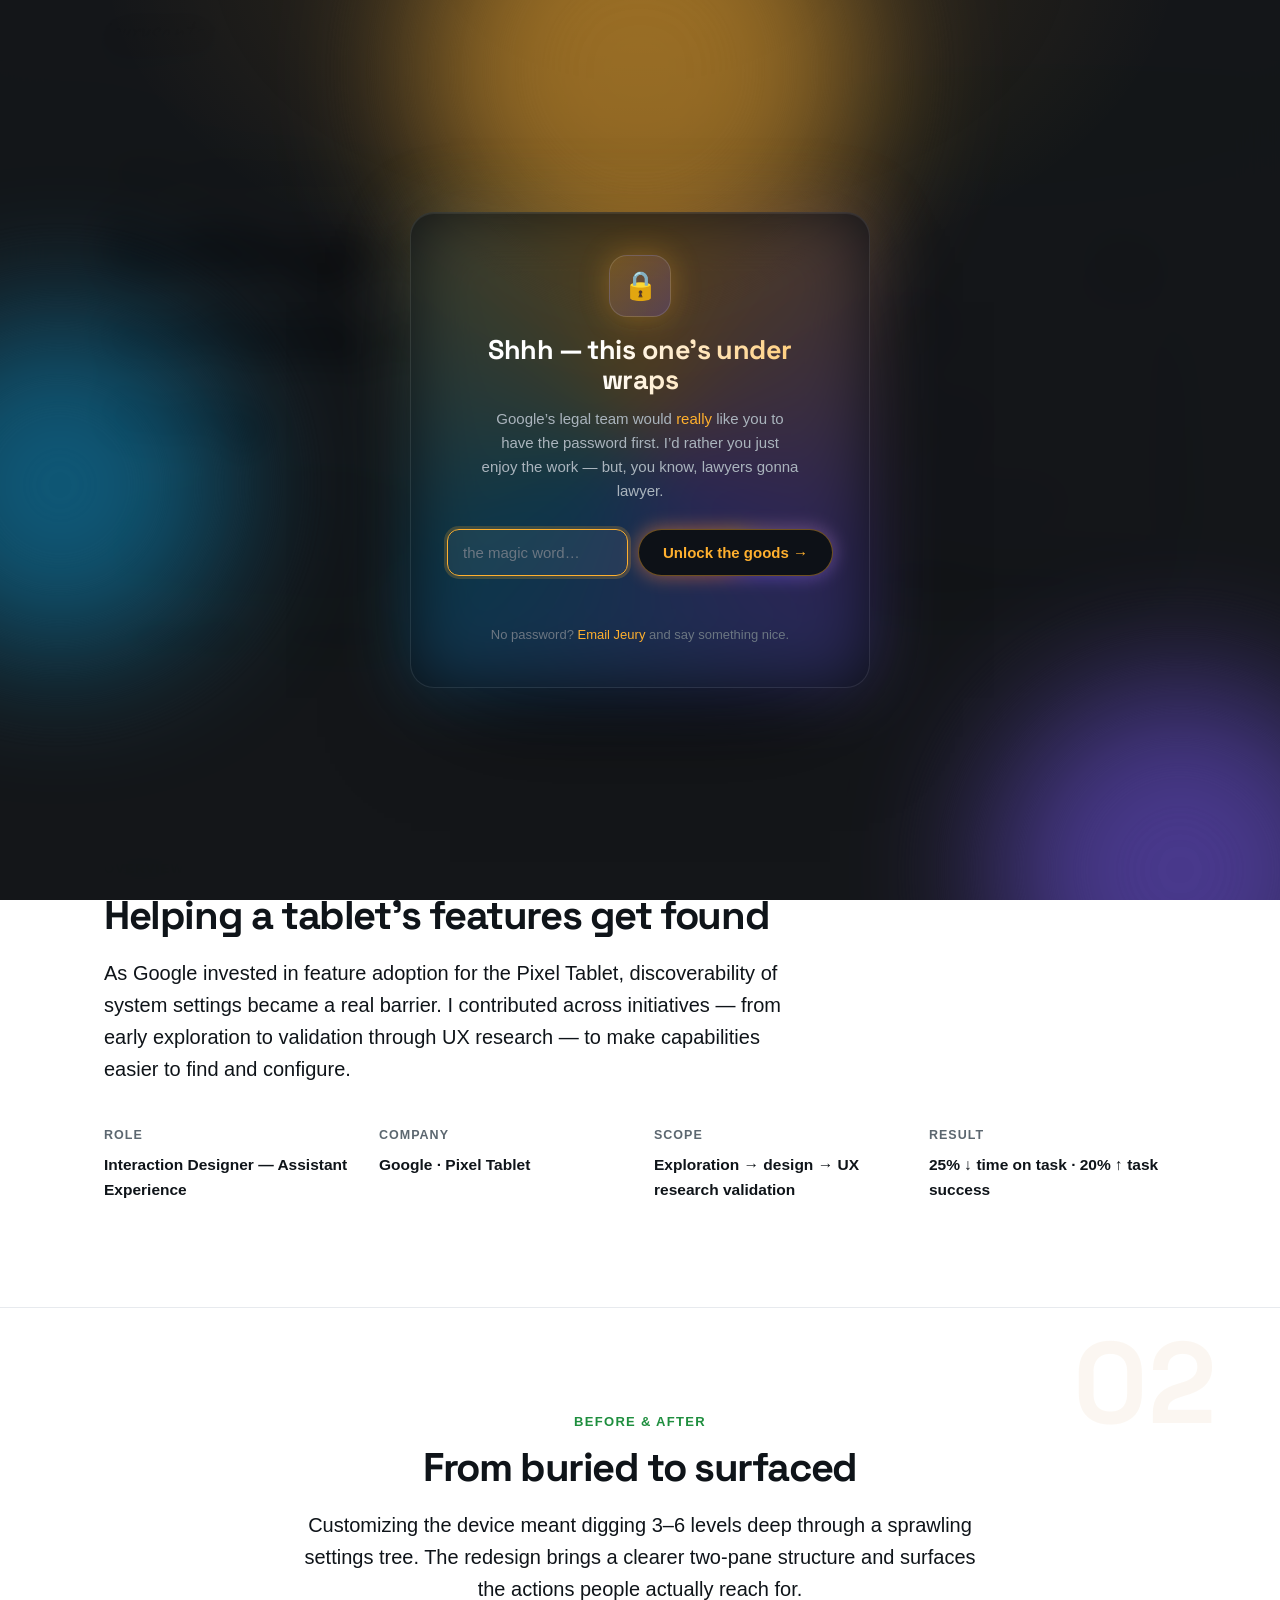
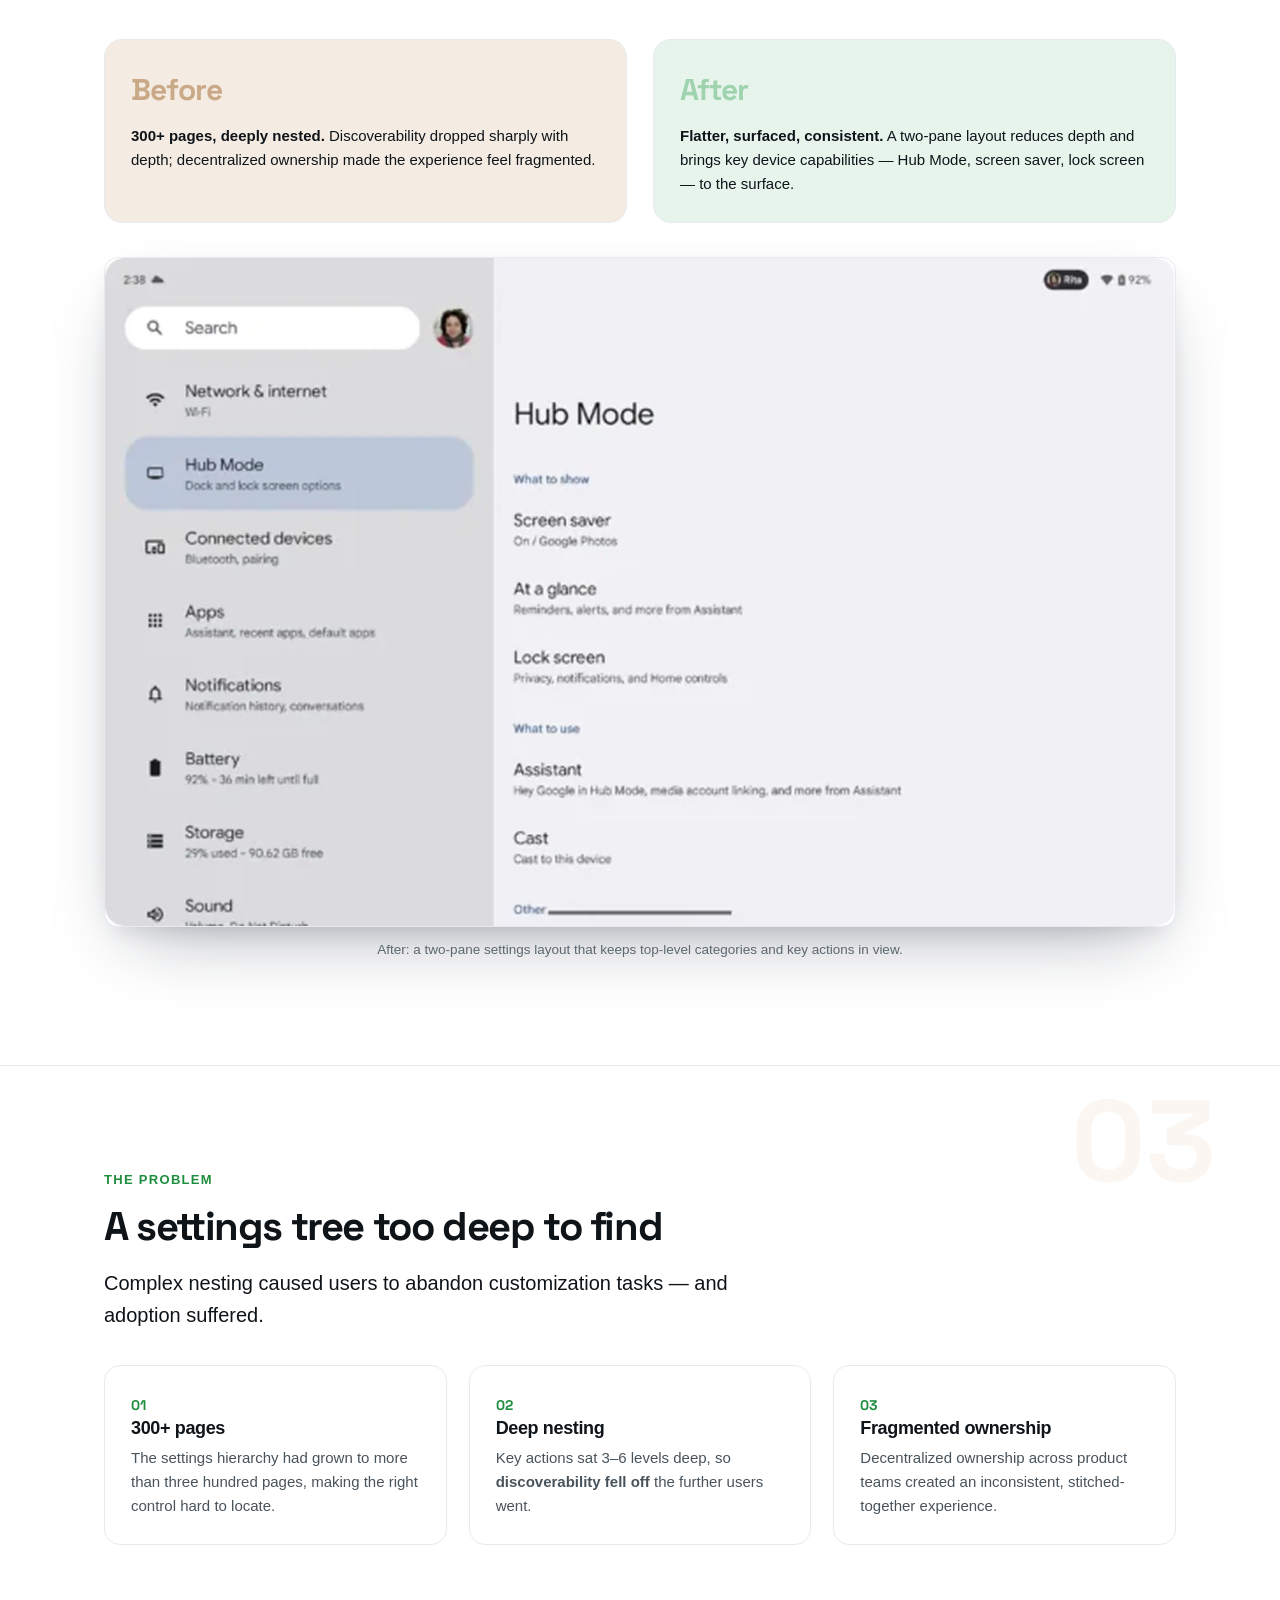
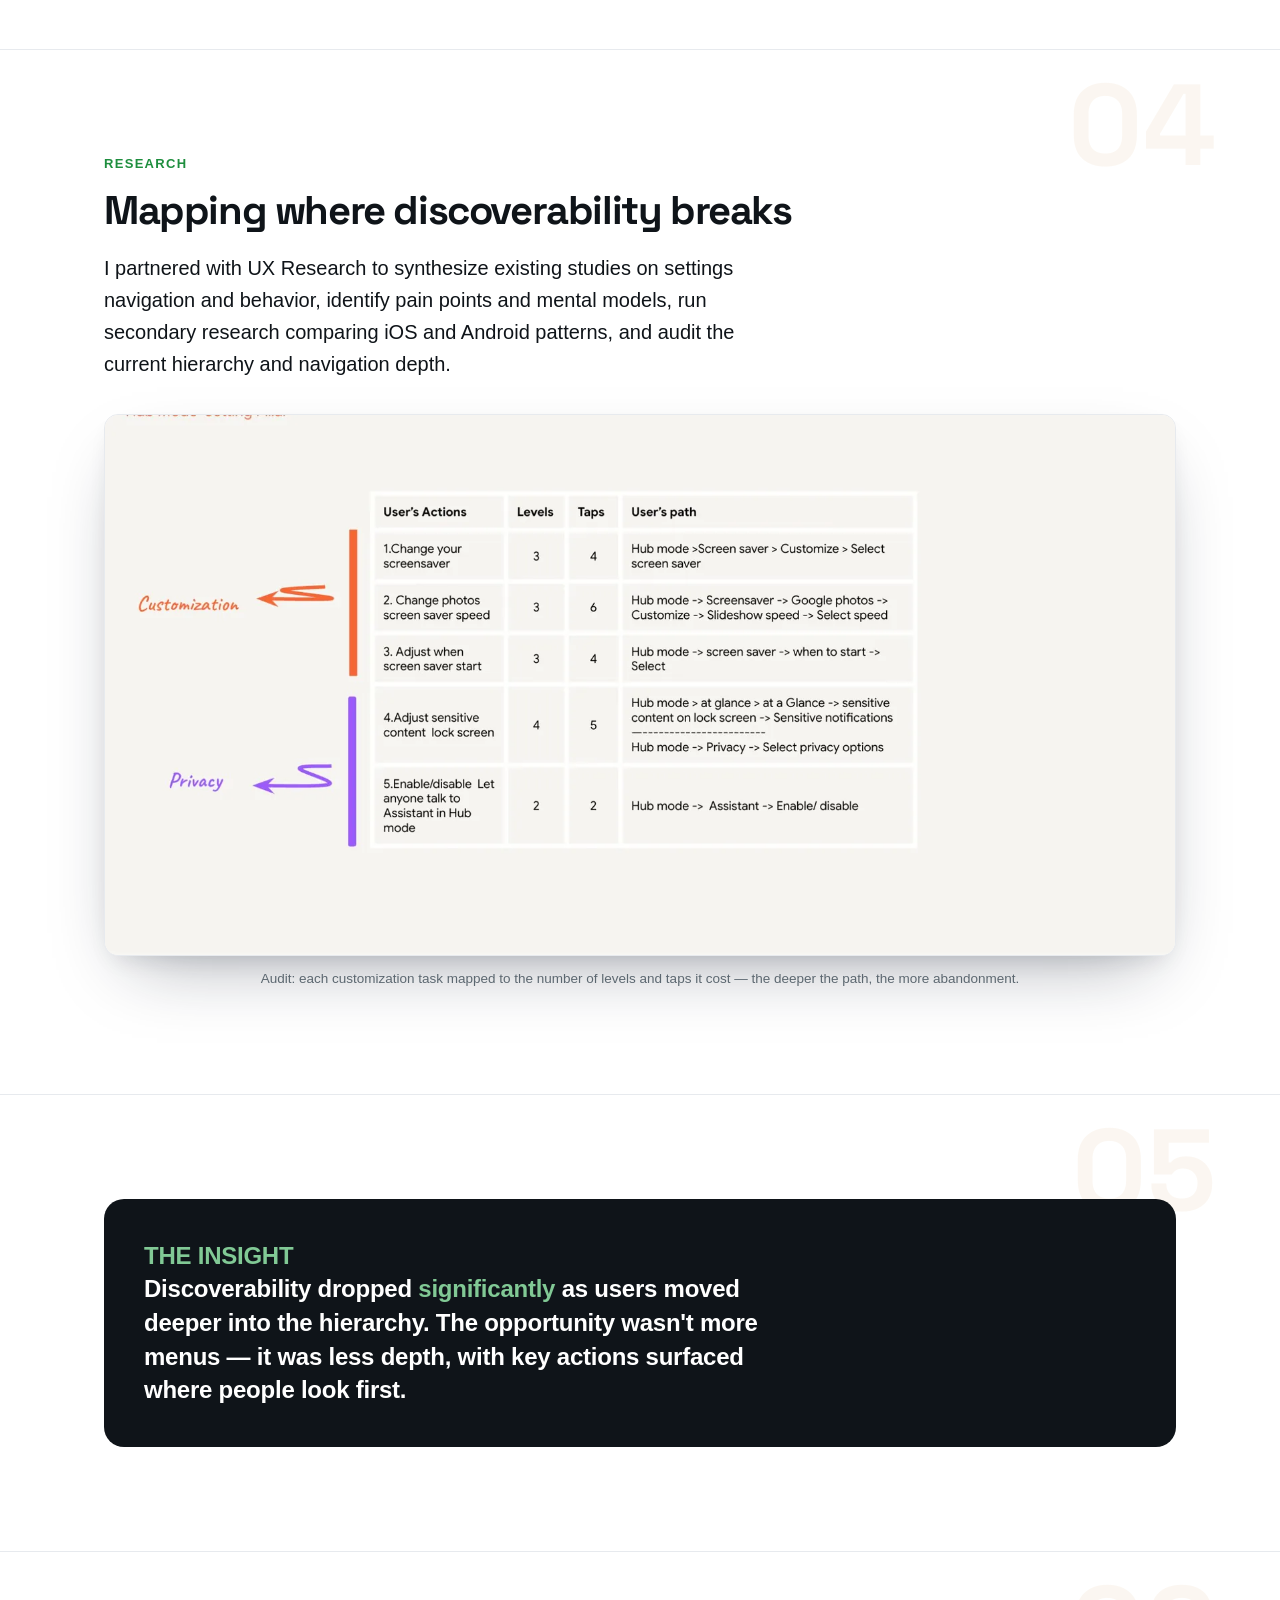
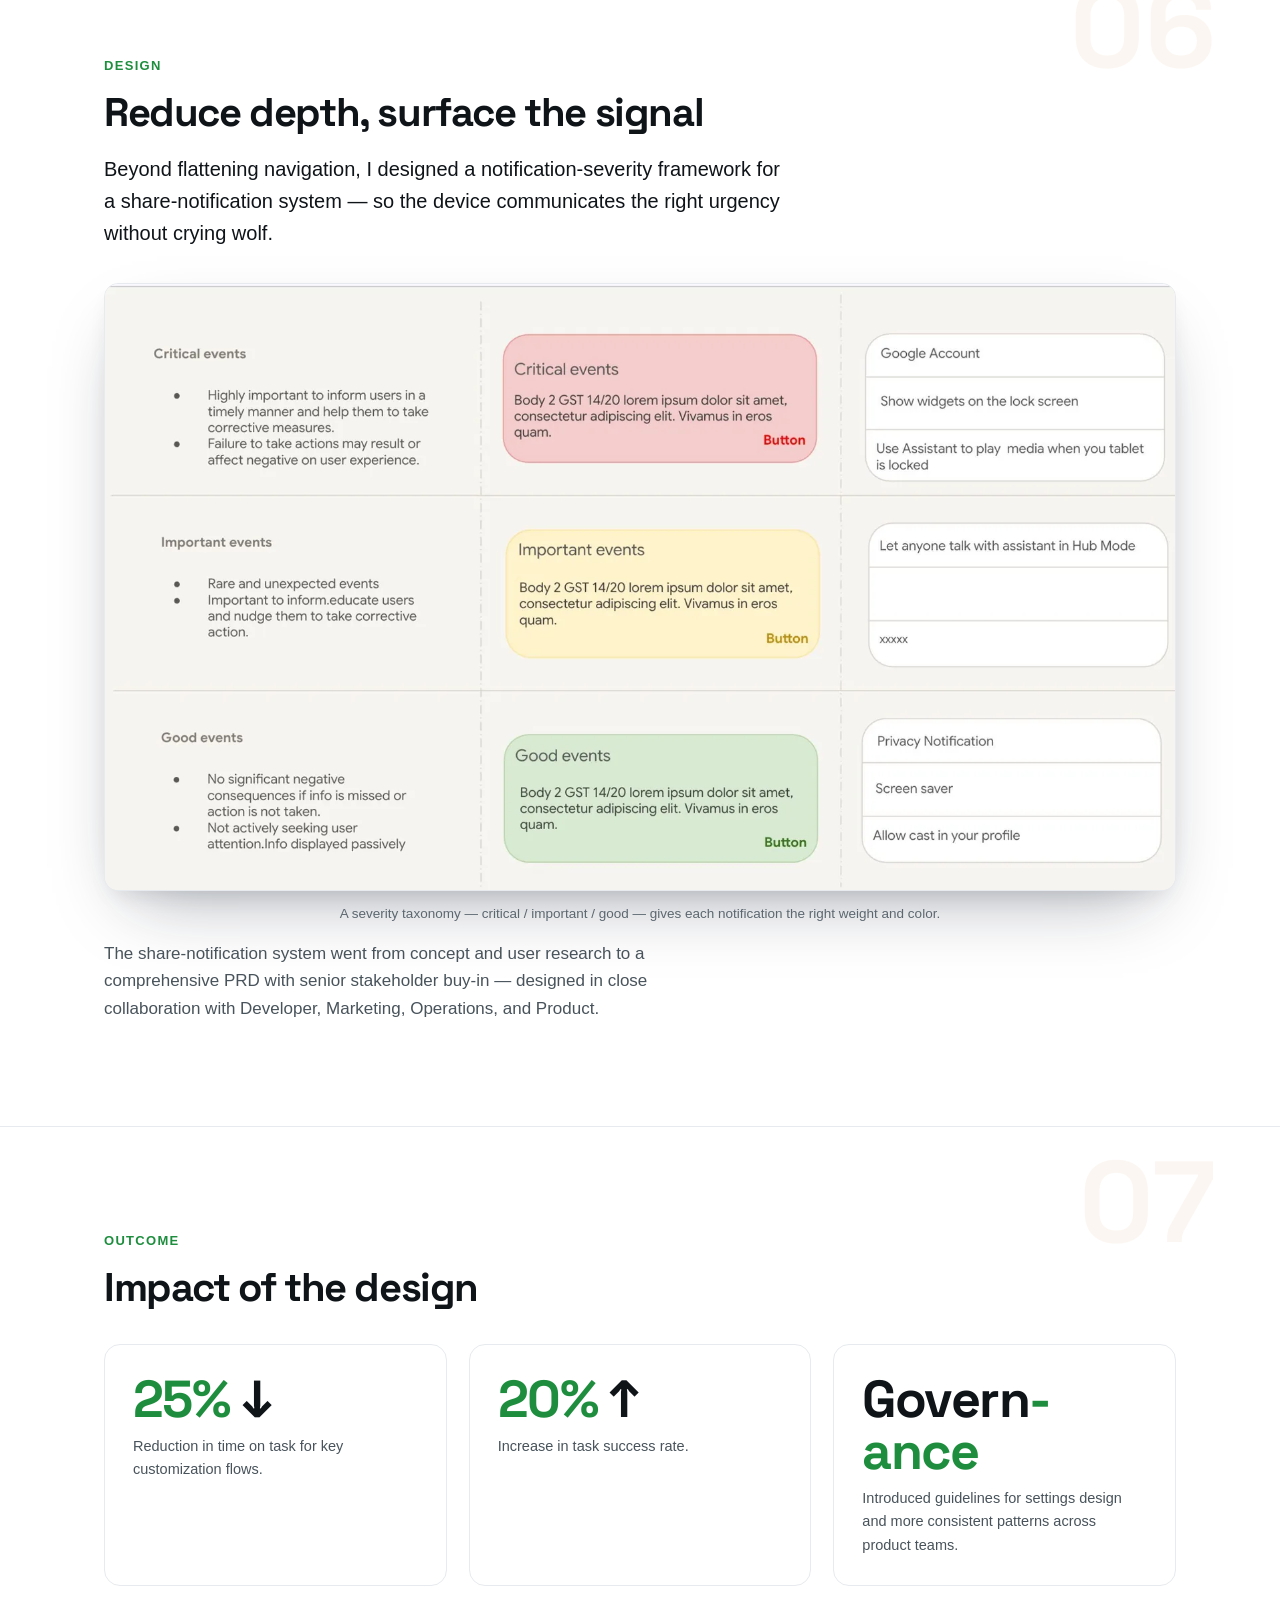
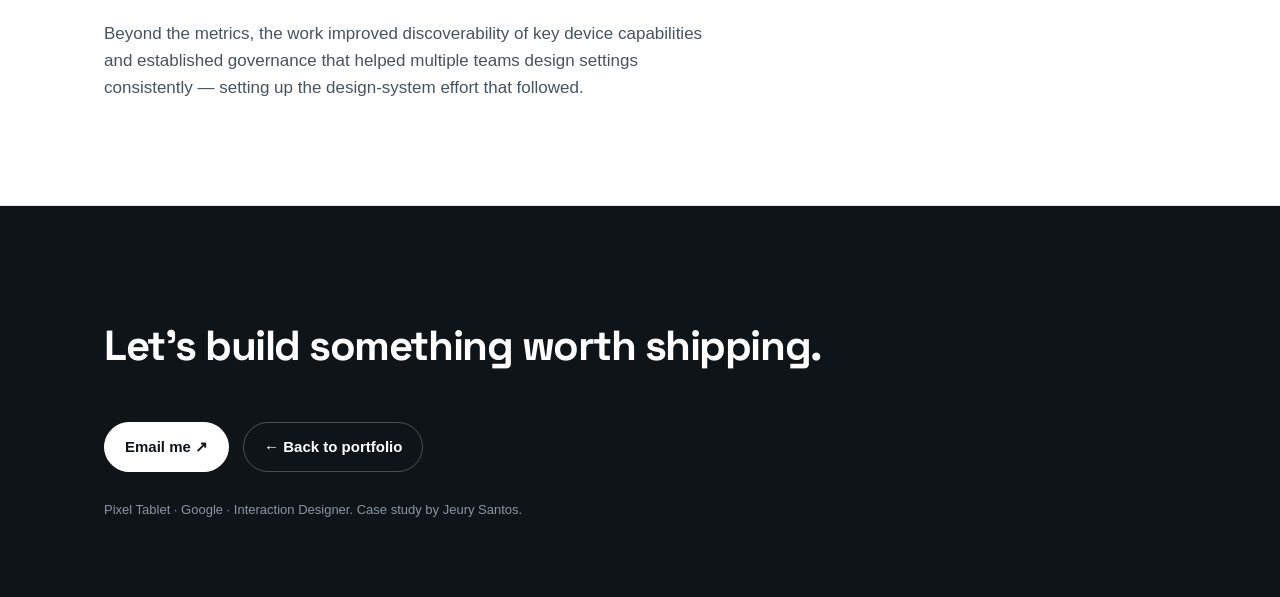
<file: case-study/pixel-tablet/index.html>
<!DOCTYPE html>
<html lang="en">
<head>
<meta charset="UTF-8"/>
<meta name="viewport" content="width=device-width, initial-scale=1.0"/>
<title>Pixel Tablet — Settings Navigation · Jeury Santos</title>
<meta name="description" content="Improving settings navigation on the Google Pixel Tablet — flattening a 300+ page hierarchy into a discoverable experience. A case study by Jeury Santos."/>
<link rel="preconnect" href="https://fonts.googleapis.com">
<link rel="preconnect" href="https://fonts.gstatic.com" crossorigin>
<link href="https://fonts.googleapis.com/css2?family=Space+Grotesk:wght@500;600;700&family=Caveat:wght@600;700&display=swap" rel="stylesheet">
<script>document.documentElement.classList.add('js');</script>
<style>
  :root{
    --ink:#0f1419; --body:#48535b; --muted:#5c6770;
    --line:#e7eaee; --bg:#ffffff; --soft:#f6f8fa;
    --blue:#1e8e3e; --accent:#1e8e3e; --accent-2:#c2761f;
    --ok:#137333; --maxw:1120px; --r:20px;
    --shadow:0 30px 70px -28px rgba(15,23,42,.38), 0 10px 26px -12px rgba(15,23,42,.16);
    --font:-apple-system,BlinkMacSystemFont,"Segoe UI",Roboto,Helvetica,Arial,sans-serif;
    --font-display:"Space Grotesk",-apple-system,BlinkMacSystemFont,"Segoe UI",Roboto,sans-serif;
  }
  *{box-sizing:border-box;}
  html{scroll-behavior:smooth;}
  body{margin:0;font-family:var(--font);color:var(--body);background:var(--bg);line-height:1.6;-webkit-font-smoothing:antialiased;}
  .wrap{max-width:var(--maxw);margin:0 auto;padding:0 24px;}
  h1,h2,h3{color:var(--ink);line-height:1.12;letter-spacing:-0.02em;margin:0;}
  h1,h2,footer .big{font-family:var(--font-display);letter-spacing:-0.035em;}
  a{color:var(--blue);text-decoration:none;}
  img{display:block;max-width:100%;}
  .skip{position:absolute;left:-9999px;top:0;z-index:200;background:var(--ink);color:#fff;padding:10px 16px;border-radius:0 0 10px 0;font-weight:600;font-size:14px;}
  .skip:focus{left:0;}
  a:focus-visible,button:focus-visible,.sidenav a:focus-visible{outline:3px solid rgba(30,142,62,.5);outline-offset:3px;border-radius:6px;}
  body{counter-reset:sec;}
  section{position:relative;padding:104px 0;border-bottom:1px solid var(--line);}
  @media(max-width:760px){section{padding:64px 0;}}
  section>.wrap{position:relative;z-index:2;}
  section::before{counter-increment:sec;content:counter(sec,decimal-leading-zero);position:absolute;top:18px;right:5%;z-index:0;font-family:var(--font-display);font-weight:700;font-size:clamp(72px,9vw,150px);line-height:1;color:var(--accent-2);opacity:.06;pointer-events:none;}
  @media(max-width:760px){section::before{right:16px;font-size:64px;}}
  .js section>.wrap, .js .hero .wrap{opacity:0;transform:translateY(28px);transition:opacity .8s ease, transform .85s cubic-bezier(.2,.85,.25,1);}
  .js section>.wrap.in, .js .hero .wrap.in{opacity:1;transform:none;}
  [data-parallax]{will-change:transform;}
  @media(prefers-reduced-motion:reduce){.js section>.wrap,.js .hero .wrap{opacity:1!important;transform:none!important;transition:none;}[data-parallax]{transform:none!important;}}
  nav.topbar{position:sticky;top:0;z-index:50;background:rgba(255,255,255,.82);backdrop-filter:saturate(180%) blur(12px);border-bottom:1px solid var(--line);}
  nav.topbar .wrap{display:flex;align-items:center;justify-content:space-between;height:60px;}
  .brand{font-family:'Caveat',cursive;font-weight:700;font-size:28px;line-height:1;color:var(--ink);text-decoration:none;transition:color .3s,filter .3s;}
  .brand:hover{background:linear-gradient(100deg,#ffb02e,#7d5cff,#ff7a45);-webkit-background-clip:text;background-clip:text;-webkit-text-fill-color:transparent;color:transparent;filter:drop-shadow(0 0 12px rgba(125,92,255,.4));}
  .navlinks{display:flex;gap:24px;font-size:14px;font-weight:500;}
  .navlinks a{color:var(--body);}.navlinks a:hover{color:var(--ink);}
  @media(max-width:720px){.navlinks{display:none;}}
  .sidenav{position:fixed;left:18px;top:50%;transform:translateY(-50%);z-index:60;display:none;flex-direction:column;gap:2px;padding:10px 8px;border-radius:20px;background:rgba(255,255,255,.55);-webkit-backdrop-filter:blur(18px) saturate(180%);backdrop-filter:blur(18px) saturate(180%);border:1px solid rgba(255,255,255,.6);box-shadow:0 18px 46px -18px rgba(15,23,42,.34);}
  .sidenav a{position:relative;display:flex;align-items:center;padding:9px 10px;border-radius:12px;color:var(--body);transition:background .28s ease,transform .28s cubic-bezier(.2,.8,.2,1);}
  .sidenav a .dot{width:7px;height:7px;border-radius:50%;background:#c1c9d2;flex-shrink:0;transition:all .28s cubic-bezier(.2,.8,.2,1);}
  .sidenav a .label{max-width:0;overflow:hidden;white-space:nowrap;opacity:0;font-size:13.5px;font-weight:600;transition:max-width .42s cubic-bezier(.2,.8,.2,1),opacity .26s ease,margin-left .42s cubic-bezier(.2,.8,.2,1);}
  .sidenav:hover a .label{max-width:180px;opacity:1;margin-left:12px;}
  .sidenav a:hover{background:rgba(30,142,62,.10);transform:translateX(3px);}
  .sidenav a:hover .dot,.sidenav a.active .dot{background:var(--blue);transform:scale(1.4);box-shadow:0 0 0 4px rgba(30,142,62,.16);}
  .sidenav a.active{color:var(--ink);}
  @media(min-width:1180px){.sidenav{display:flex;} .topbar .navlinks{display:none;}}
  .hero{position:relative;overflow:hidden;background:radial-gradient(1100px 500px at 80% -8%,rgba(30,142,62,.13),transparent 60%),radial-gradient(900px 480px at 0% 12%,rgba(26,115,232,.08),transparent 55%),linear-gradient(180deg,#fbfdfb 0%,#f3f8f4 100%);border-bottom:1px solid var(--line);}
  .hero .wrap{position:relative;z-index:1;display:grid;grid-template-columns:1.02fr .98fr;gap:48px;align-items:center;padding-top:96px;padding-bottom:100px;}
  .eyebrow{display:inline-flex;align-items:center;gap:8px;font-size:12.5px;font-weight:700;letter-spacing:.10em;text-transform:uppercase;color:var(--blue);background:#e7f4ec;border:1px solid #cfe9d8;padding:6px 12px;border-radius:999px;}
  .hero h1{font-size:clamp(40px,6vw,72px);font-weight:700;margin:20px 0 0;}
  .hero .lede{font-size:19px;color:var(--body);margin:18px 0 0;max-width:42ch;}
  .meta{display:flex;flex-wrap:wrap;gap:10px;margin-top:26px;}
  .chip{font-size:12.5px;font-weight:600;color:var(--ink);background:#fff;border:1px solid var(--line);padding:7px 12px;border-radius:999px;box-shadow:0 1px 2px rgba(15,23,42,.04);}
  .chip.ok{color:var(--ok);border-color:#bfe3cf;background:#eaf6ef;}
  .hero-shot{border-radius:16px;overflow:hidden;border:1px solid var(--line);box-shadow:var(--shadow);background:#fff;transform:rotate(.6deg);}
  @media(max-width:920px){.hero .wrap{grid-template-columns:1fr;gap:30px;}.hero h1{font-size:38px;}}
  .kicker{font-size:13px;font-weight:700;letter-spacing:.10em;text-transform:uppercase;color:var(--blue);margin:0 0 14px;}
  h2{font-size:clamp(28px,4vw,40px);font-weight:700;}
  .lead{font-size:20px;color:var(--ink);max-width:62ch;margin:18px 0 0;font-weight:500;}
  p.body{font-size:17px;max-width:64ch;margin:16px 0 0;}
  .two{display:grid;grid-template-columns:1fr 1fr;gap:48px;align-items:center;}
  @media(max-width:860px){.two{grid-template-columns:1fr;gap:28px;}}
  figure{margin:34px 0 0;}
  figure img{border-radius:14px;border:1px solid var(--line);box-shadow:var(--shadow);background:#fff;width:100%;}
  figcaption{font-size:13.5px;color:var(--muted);margin-top:12px;text-align:center;}
  .ovgrid{display:grid;grid-template-columns:repeat(4,1fr);gap:28px;}
  .ovgrid h4{font-size:12.5px;letter-spacing:.08em;text-transform:uppercase;color:var(--muted);margin:0 0 8px;font-weight:700;}
  .ovgrid p{margin:0;color:var(--ink);font-weight:600;font-size:15.5px;}
  @media(max-width:760px){.ovgrid{grid-template-columns:1fr 1fr;gap:22px;}}
  .cards{display:grid;grid-template-columns:repeat(3,1fr);gap:22px;margin-top:34px;}
  .card{background:#fff;border:1px solid var(--line);border-radius:16px;padding:26px;transition:transform .25s ease,box-shadow .25s ease;}
  .card:hover{transform:translateY(-4px);box-shadow:var(--shadow);}
  .card h3{font-size:18px;margin:0 0 8px;}
  .card .n{font-family:var(--font-display);font-weight:700;font-size:14px;color:var(--blue);}
  .card p{margin:8px 0 0;font-size:15px;}
  @media(max-width:860px){.cards{grid-template-columns:1fr;}}
  .goal{background:var(--ink);color:#fff;border-radius:var(--r);padding:40px;}
  .goal .kicker{color:#81c995;}
  .goal p{font-size:24px;line-height:1.4;color:#fff;font-weight:600;margin:0;max-width:48ch;letter-spacing:-0.01em;}
  .ba-two{display:grid;grid-template-columns:1fr 1fr;gap:26px;margin-top:34px;}
  @media(max-width:860px){.ba-two{grid-template-columns:1fr;}}
  .ba-block{border-radius:18px;padding:26px;border:1px solid var(--line);}
  .ba-block.before{background:#f4ece3;}
  .ba-block.after{background:#e7f4ec;}
  .ba-word{font-family:var(--font-display);font-weight:700;font-size:30px;letter-spacing:-.03em;display:block;}
  .ba-block.before .ba-word{color:#caa988;}
  .ba-block.after .ba-word{color:#9ed3ae;}
  .ba-cap{margin:10px 0 0;font-size:15px;color:var(--ink);}
  .stats{display:grid;grid-template-columns:repeat(3,1fr);gap:22px;margin-top:34px;}
  .stat{background:#fff;border:1px solid var(--line);border-radius:16px;padding:28px;}
  .stat .num{font-family:var(--font-display);font-weight:700;font-size:clamp(34px,5vw,52px);color:var(--ink);letter-spacing:-.03em;line-height:1;}
  .stat .num em{color:var(--blue);font-style:normal;}
  .stat .lab{margin-top:10px;font-size:14.5px;color:var(--body);}
  @media(max-width:760px){.stats{grid-template-columns:1fr;}}
  ul.clean{list-style:none;padding:0;margin:18px 0 0;}
  ul.clean li{position:relative;padding:0 0 0 26px;margin:0 0 14px;font-size:16px;color:var(--ink);}
  ul.clean li::before{content:"";position:absolute;left:2px;top:9px;width:8px;height:8px;border-radius:8px;background:var(--blue);}
  footer{background:var(--ink);color:#cdd6df;padding:64px 0;border:none;}
  footer .big{font-size:clamp(28px,4vw,42px);color:#fff;font-weight:700;}
  footer .frow{display:flex;flex-wrap:wrap;gap:14px;margin-top:24px;}
  .btn{display:inline-flex;align-items:center;gap:8px;font-weight:600;font-size:15px;padding:12px 20px;border-radius:999px;border:1px solid rgba(255,255,255,.25);color:#fff;}
  .btn.solid{background:#fff;color:var(--ink);border-color:#fff;}
  .foot-note{margin-top:28px;font-size:13px;color:#8a96a3;}
</style>
</head>
<body>
<script>window.GATE_CO="Google";</script>
<script src="../gate.js"></script>
<a href="#problem" class="skip">Skip to content</a>
<aside class="sidenav" aria-label="Section navigation">
  <a href="#beforeafter"><span class="dot"></span><span class="label">Before / after</span></a>
  <a href="#problem"><span class="dot"></span><span class="label">Problem</span></a>
  <a href="#research"><span class="dot"></span><span class="label">Research</span></a>
  <a href="#insight"><span class="dot"></span><span class="label">Insight</span></a>
  <a href="#design"><span class="dot"></span><span class="label">Design</span></a>
  <a href="#outcome"><span class="dot"></span><span class="label">Outcome</span></a>
</aside>
<nav class="topbar"><div class="wrap">
  <a class="brand" href="../../index.html" aria-label="Back to home">jeurysantos</a>
  <div class="navlinks">
    <a href="#beforeafter">Before/after</a>
    <a href="#problem">Problem</a>
    <a href="#research">Research</a>
    <a href="#design">Design</a>
    <a href="#outcome">Outcome</a>
  </div>
</div></nav>

<header class="hero">
  <div class="wrap">
    <div>
      <span class="eyebrow">Google · Interaction Designer · Assistant Experience</span>
      <h1>Settings that surface, not bury.</h1>
      <p class="lede">On the Google Pixel Tablet team, I improved how people discover and configure system capabilities — flattening a settings hierarchy of 300+ pages into a far more discoverable experience.</p>
      <div class="meta">
        <span class="chip">Pixel Tablet · Settings</span>
        <span class="chip ok">25% ↓ time on task</span>
        <span class="chip ok">20% ↑ task success</span>
      </div>
    </div>
    <div class="hero-shot" data-parallax="0.03">
      <img src="images/s13_1.webp" alt="Redesigned Pixel Tablet settings — a two-pane layout that surfaces key actions" loading="lazy"/>
    </div>
  </div>
</header>

<section>
  <div class="wrap">
    <p class="kicker">Overview</p>
    <h2>Helping a tablet's features get found</h2>
    <p class="lead">As Google invested in feature adoption for the Pixel Tablet, discoverability of system settings became a real barrier. I contributed across initiatives — from early exploration to validation through UX research — to make capabilities easier to find and configure.</p>
    <div class="ovgrid" style="margin-top:40px;">
      <div><h4>Role</h4><p>Interaction Designer — Assistant Experience</p></div>
      <div><h4>Company</h4><p>Google · Pixel Tablet</p></div>
      <div><h4>Scope</h4><p>Exploration → design → UX research validation</p></div>
      <div><h4>Result</h4><p>25% ↓ time on task · 20% ↑ task success</p></div>
    </div>
  </div>
</section>

<section id="beforeafter">
  <div class="wrap" style="text-align:center;">
    <p class="kicker">Before &amp; after</p>
    <h2>From buried to surfaced</h2>
    <p class="lead" style="margin:18px auto 0;">Customizing the device meant digging 3–6 levels deep through a sprawling settings tree. The redesign brings a clearer two-pane structure and surfaces the actions people actually reach for.</p>
    <div class="ba-two" style="text-align:left;">
      <div class="ba-block before">
        <span class="ba-word">Before</span>
        <p class="ba-cap"><b>300+ pages, deeply nested.</b> Discoverability dropped sharply with depth; decentralized ownership made the experience feel fragmented.</p>
      </div>
      <div class="ba-block after">
        <span class="ba-word">After</span>
        <p class="ba-cap"><b>Flatter, surfaced, consistent.</b> A two-pane layout reduces depth and brings key device capabilities — Hub Mode, screen saver, lock screen — to the surface.</p>
      </div>
    </div>
    <figure><img src="images/s13_1.webp" alt="Redesigned Pixel Tablet Hub Mode settings" loading="lazy"/><figcaption>After: a two-pane settings layout that keeps top-level categories and key actions in view.</figcaption></figure>
  </div>
</section>

<section id="problem">
  <div class="wrap">
    <p class="kicker">The problem</p>
    <h2>A settings tree too deep to find</h2>
    <p class="lead">Complex nesting caused users to abandon customization tasks — and adoption suffered.</p>
    <div class="cards">
      <div class="card"><span class="n">01</span><h3>300+ pages</h3><p>The settings hierarchy had grown to more than three hundred pages, making the right control hard to locate.</p></div>
      <div class="card"><span class="n">02</span><h3>Deep nesting</h3><p>Key actions sat 3–6 levels deep, so <b>discoverability fell off</b> the further users went.</p></div>
      <div class="card"><span class="n">03</span><h3>Fragmented ownership</h3><p>Decentralized ownership across product teams created an inconsistent, stitched-together experience.</p></div>
    </div>
  </div>
</section>

<section id="research">
  <div class="wrap">
    <p class="kicker">Research</p>
    <h2>Mapping where discoverability breaks</h2>
    <p class="lead">I partnered with UX Research to synthesize existing studies on settings navigation and behavior, identify pain points and mental models, run secondary research comparing iOS and Android patterns, and audit the current hierarchy and navigation depth.</p>
    <figure><img src="images/s11_0.webp" alt="Navigation-depth audit — actions mapped to levels and taps" loading="lazy"/><figcaption>Audit: each customization task mapped to the number of levels and taps it cost — the deeper the path, the more abandonment.</figcaption></figure>
  </div>
</section>

<section id="insight">
  <div class="wrap">
    <div class="goal">
      <p class="kicker">The insight</p>
      <p>Discoverability dropped <em style="color:#81c995;font-style:normal;">significantly</em> as users moved deeper into the hierarchy. The opportunity wasn't more menus — it was less depth, with key actions surfaced where people look first.</p>
    </div>
  </div>
</section>

<section id="design">
  <div class="wrap">
    <p class="kicker">Design</p>
    <h2>Reduce depth, surface the signal</h2>
    <p class="lead">Beyond flattening navigation, I designed a notification-severity framework for a share-notification system — so the device communicates the right urgency without crying wolf.</p>
    <figure><img src="images/s16_0.webp" alt="Notification severity framework — critical, important, and good events" loading="lazy"/><figcaption>A severity taxonomy — critical / important / good — gives each notification the right weight and color.</figcaption></figure>
    <p class="body">The share-notification system went from concept and user research to a comprehensive PRD with senior stakeholder buy-in — designed in close collaboration with Developer, Marketing, Operations, and Product.</p>
  </div>
</section>

<section id="outcome">
  <div class="wrap">
    <p class="kicker">Outcome</p>
    <h2>Impact of the design</h2>
    <div class="stats">
      <div class="stat"><div class="num"><em>25%</em> ↓</div><div class="lab">Reduction in time on task for key customization flows.</div></div>
      <div class="stat"><div class="num"><em>20%</em> ↑</div><div class="lab">Increase in task success rate.</div></div>
      <div class="stat"><div class="num">Govern<em>-ance</em></div><div class="lab">Introduced guidelines for settings design and more consistent patterns across product teams.</div></div>
    </div>
    <p class="body" style="margin-top:34px;">Beyond the metrics, the work improved discoverability of key device capabilities and established governance that helped multiple teams design settings consistently — setting up the design-system effort that followed.</p>
  </div>
</section>

<footer>
  <div class="wrap">
    <p class="big">Let's build something worth shipping.</p>
    <div class="frow">
      <a class="btn solid" href="https://mail.google.com/mail/?view=cm&fs=1&to=jeurysantos1@gmail.com" target="_blank" rel="noopener">Email me ↗</a>
      <a class="btn" href="../../index.html">← Back to portfolio</a>
    </div>
    <p class="foot-note">Pixel Tablet · Google · Interaction Designer. Case study by Jeury Santos.</p>
  </div>
</footer>

<script>
(function(){
  var REDUCE = matchMedia('(prefers-reduced-motion: reduce)').matches;
  var io = new IntersectionObserver(function(entries){
    entries.forEach(function(e){ if(e.isIntersecting){ e.target.classList.add('in'); io.unobserve(e.target); } });
  }, { threshold:0.12, rootMargin:'0px 0px -6% 0px' });
  document.querySelectorAll('section>.wrap, .hero .wrap').forEach(function(el){ io.observe(el); });
  setTimeout(function(){ document.querySelectorAll('section>.wrap:not(.in), .hero .wrap:not(.in)').forEach(function(el){ var r=el.getBoundingClientRect(); if(r.top<innerHeight*1.1) el.classList.add('in'); }); }, 1400);
  if(!REDUCE){
    var layers=[].slice.call(document.querySelectorAll('[data-parallax]'));var t=false;
    function up(){var y=scrollY;layers.forEach(function(el){var s=parseFloat(el.dataset.parallax);var r=el.getBoundingClientRect();el.style.transform='translate3d(0,'+(-(r.top+y-innerHeight/2)*s)+'px,0)';});t=false;}
    addEventListener('scroll',function(){if(!t){requestAnimationFrame(up);t=true;}},{passive:true});up();
  }
  var links={};document.querySelectorAll('.sidenav a').forEach(function(a){links[a.getAttribute('href').slice(1)]=a;});
  var spy=new IntersectionObserver(function(entries){entries.forEach(function(e){if(e.isIntersecting){var id=e.target.id;Object.keys(links).forEach(function(k){links[k].classList.toggle('active',k===id);});}});},{rootMargin:'-45% 0px -45% 0px'});
  ['beforeafter','problem','research','insight','design','outcome'].forEach(function(id){var el=document.getElementById(id);if(el)spy.observe(el);});
})();
</script>
</body>
</html>
</file>
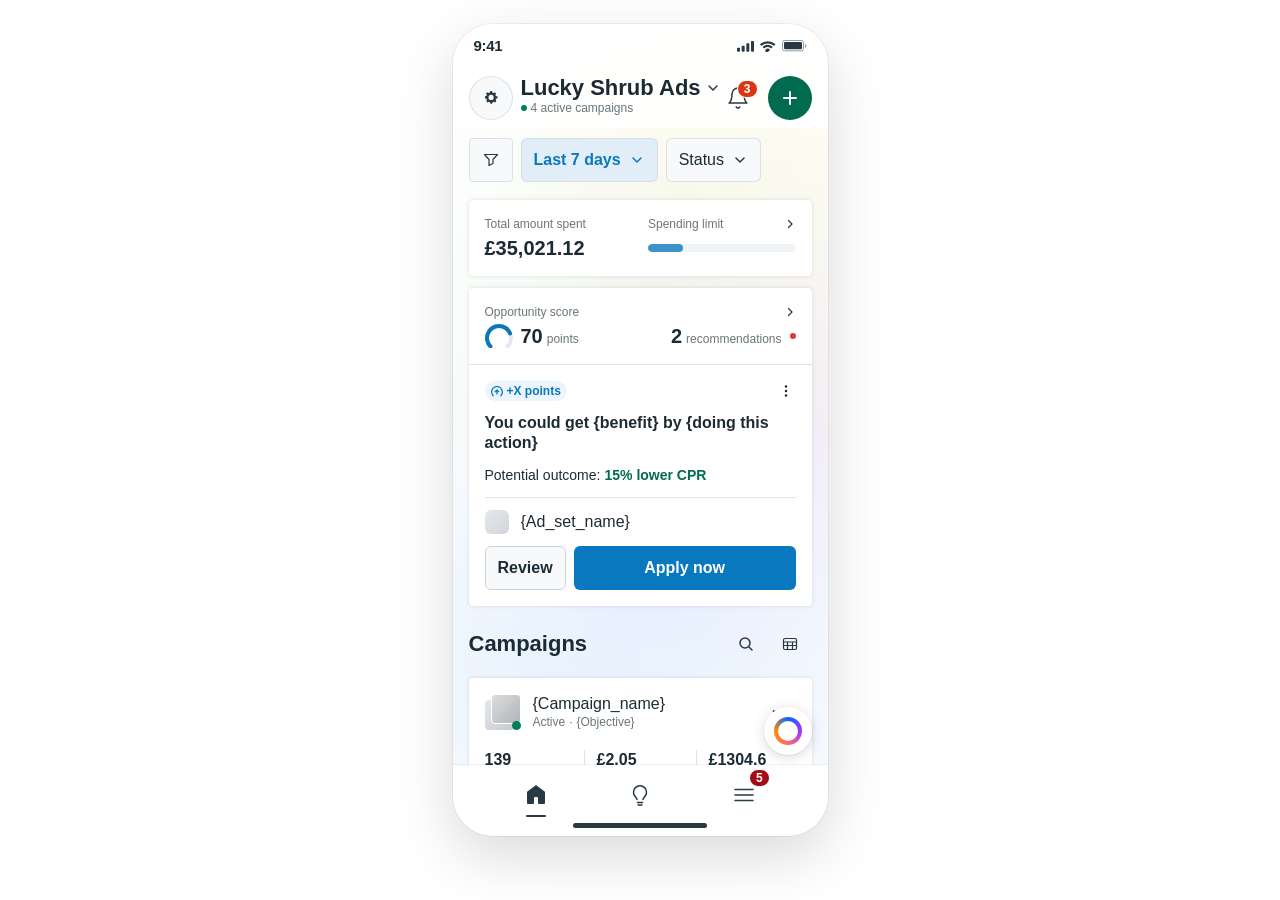
<file: case-study/prototype/index.html>
<!DOCTYPE html>
<html lang="en">
<head>
<meta charset="UTF-8"/>
<meta name="viewport" content="width=device-width, initial-scale=1.0, maximum-scale=1.0, user-scalable=no"/>
<title>AMA Home Screen</title>
<style>
:root {
  --bg-content: #ffffff;
  --bg-wash: #f1f4f7;
  --wash-bg: #f8f9fb;
  --nav-bg: #e1edf7;
  --text-heading: #1c2b33;
  --text-placeholder: #1c2b33a6;
  --text-blue: #0a78be;
  --text-success: #006b4e;
  --border-divider: #cbd2d999;
  --border-solid: #cbd2d9;
  --icon-default: #283943;
  --success: #007e59;
  --creation: #006b4e;
  --primary-blue: #0a78be;
  --blue-muted: #e1edf7;
  --blue-bg: #ecf4fe;
  --error: #dc373c;
  --error-dark: #a20c17;
  --error-bg: #d93616;
  --dataviz-blue: #3d92ca;
  --elevation-1: 0px 0px 1px 0px rgba(0,0,0,0.1), 0px 0px 4px 0px rgba(0,0,0,0.1);
  --elevation-3: 0px 1px 2px 0px rgba(0,0,0,0.1), 0px 2px 12px 2px rgba(0,0,0,0.1);
}
*, *::before, *::after { margin:0; padding:0; box-sizing:border-box; }
body {
  font-family: -apple-system, BlinkMacSystemFont, "Segoe UI", Roboto, sans-serif;
  -webkit-font-smoothing: antialiased;
  background: transparent;
  display: flex;
  justify-content: center;
  align-items: flex-start;
  min-height: 100vh;
  padding: 24px;
}
button { border:none; cursor:pointer; font:inherit; background:transparent; -webkit-tap-highlight-color: transparent; }
a { text-decoration: none; color: inherit; }

/* ── Phone Frame ── */
.phone {
  width: 375px;
  height: 812px;
  border-radius: 40px;
  overflow: hidden;
  position: relative;
  background:
    radial-gradient(ellipse 600px 400px at 50% 70%, rgba(24,119,242,0.07) 0%, transparent 70%),
    radial-gradient(ellipse 500px 350px at 50% 35%, rgba(37,211,102,0.06) 0%, transparent 70%),
    radial-gradient(ellipse 400px 280px at 70% 15%, rgba(245,206,51,0.07) 0%, transparent 70%),
    radial-gradient(ellipse 500px 360px at 80% 40%, rgba(255,108,92,0.06) 0%, transparent 70%),
    radial-gradient(ellipse 550px 380px at 35% 85%, rgba(24,119,242,0.06) 0%, transparent 70%),
    radial-gradient(ellipse 440px 320px at 85% 52%, rgba(160,51,255,0.05) 0%, transparent 70%),
    #fff;
  box-shadow: 0 20px 60px rgba(0,0,0,0.15), 0 0 0 1px rgba(0,0,0,0.05);
  flex-shrink: 0;
}

/* ── Background Gradient (XMDS from Figma GeoPageBackground) ── */

/* ── Status Bar ── */
.status-bar {
  height: 44px;
  display: flex;
  align-items: center;
  justify-content: space-between;
  padding: 0 21px 0 21px;
  position: relative;
  z-index: 15;
}
.status-time {
  color: var(--text-heading);
  font-size: 15px;
  font-weight: 600;
  line-height: 20px;
  letter-spacing: -0.3px;
}
.status-icons { display:flex; align-items:center; gap:6px; }

/* ── Header ── */
.header {
  position: sticky;
  top: 0;
  z-index: 20;
  background: rgba(255,255,255,0.85);
  backdrop-filter: blur(12px);
  -webkit-backdrop-filter: blur(12px);
}
.header-content {
  display: flex;
  align-items: center;
  gap: 8px;
  padding: 8px 16px;
}
.settings-btn {
  border: 1px solid var(--border-divider);
  background: var(--wash-bg);
  border-radius: 100px;
  width: 44px; height: 44px;
  display: flex;
  justify-content: center;
  align-items: center;
  flex-shrink: 0;
  transition: all 0.15s ease;
}
.settings-btn:hover { background: #eef1f4; }
.settings-btn:active { background: #e2e6ea; transform: scale(0.95); }

.header-text-section {
  flex: 1;
  min-width: 0;
  display: flex;
  align-items: center;
}
.name-status { flex:1; min-width:0; display:flex; flex-direction:column; }
.account-dropdown {
  display: flex;
  align-items: center;
  gap: 4px;
  cursor: pointer;
  width: fit-content;
}
.account-dropdown:hover .account-name { color: var(--text-blue); }
.account-dropdown:hover .dropdown-arrow { transform: translateY(1px); }
.account-name {
  color: var(--text-heading);
  font-size: 22px;
  font-weight: 700;
  line-height: 24px;
  white-space: nowrap;
  transition: color 0.15s;
}
.dropdown-arrow { transition: transform 0.2s; }
.dropdown-arrow.open { transform: rotate(180deg) !important; }
.account-status-row {
  display: flex;
  align-items: center;
  gap: 4px;
  padding-bottom: 4px;
}
.dot { border-radius:999px; width:6px; height:6px; flex-shrink:0; }
.dot-active { border:2px solid var(--success); background:var(--success); }
.dot-error { background:var(--error); }
.eyebrow-text {
  color: var(--text-placeholder);
  font-size: 12px;
  font-weight: 400;
  line-height: 16px;
}

.bell-tab {
  position: relative;
  padding: 8px 10px;
  display: flex;
  flex-direction: column;
  align-items: center;
  justify-content: center;
  cursor: pointer;
  transition: opacity 0.15s;
  border-radius: 8px;
}
.bell-tab:hover { background: rgba(0,0,0,0.03); }
.bell-tab:active { opacity: 0.7; }
.badge {
  position: absolute;
  top: 2px; right: 2px;
  padding: 0 6px;
  border-radius: 999px;
  background: var(--error-bg);
  border: 1px solid #fff;
  height: 18px;
  display: flex;
  align-items: center;
  justify-content: center;
  min-width: 18px;
}
.badge-text {
  color: #fff;
  font-size: 12px;
  font-weight: 700;
  line-height: 16px;
}
.create-btn {
  background: var(--creation);
  border-radius: 100px;
  width: 44px; height: 44px;
  display: flex;
  justify-content: center;
  align-items: center;
  flex-shrink: 0;
  transition: all 0.15s ease;
}
.create-btn:hover { background: #005a40; }
.create-btn:active { background: #004a34; transform: scale(0.93); }

/* ── Filters ── */
.filters {
  display: flex;
  align-items: center;
  gap: 8px;
  padding: 4px 0 8px 16px;
  background: rgba(255,255,255,0);
  backdrop-filter: blur(12px);
  -webkit-backdrop-filter: blur(12px);
  position: sticky;
  top: 110px;
  z-index: 15;
}
.filter-icon-btn {
  border: 1px solid var(--border-divider);
  background: var(--wash-bg);
  border-radius: 4px;
  min-width: 44px; height: 44px;
  display: flex;
  justify-content: center;
  align-items: center;
  flex-shrink: 0;
  transition: all 0.15s ease;
}
.filter-icon-btn:hover { background: #eef1f4; }
.filter-icon-btn:active { background: #e2e6ea; transform: scale(0.95); }
.filter-scroll {
  flex: 1;
  display: flex;
  align-items: center;
  gap: 8px;
  overflow-x: auto;
  overflow-y: hidden;
  padding-right: 16px;
  -ms-overflow-style: none;
  scrollbar-width: none;
}
.filter-scroll::-webkit-scrollbar { display:none; }
.filter-chip {
  border: 1px solid var(--border-divider);
  border-radius: 6px;
  min-width: 44px; height: 44px;
  display: flex;
  align-items: center;
  gap: 8px;
  padding: 8px 12px;
  white-space: nowrap;
  flex-shrink: 0;
  transition: all 0.15s ease;
  cursor: pointer;
}
.filter-active { background: var(--blue-muted); }
.filter-active:hover { background: #d4e4f2; }
.filter-active:active { background: #c5d8ea; }
.filter-default { background: var(--wash-bg); }
.filter-default:hover { background: #eef1f4; }
.filter-default:active { background: #e2e6ea; }
.filter-text-active {
  color: var(--text-blue);
  font-size: 16px;
  font-weight: 700;
  line-height: 20px;
}
.filter-text-default {
  color: var(--text-heading);
  font-size: 16px;
  font-weight: 400;
  line-height: 20px;
}

/* ── Main Scroll Area ── */
.main-scroll {
  flex: 1;
  overflow-y: auto;
  overflow-x: hidden;
  -webkit-overflow-scrolling: touch;
  -ms-overflow-style: none;
  scrollbar-width: none;
}
.main-scroll::-webkit-scrollbar { display: none; }
.main-content {
  padding: 16px;
  display: flex;
  flex-direction: column;
  gap: 12px;
  padding-bottom: 24px;
}

/* ── Cards ── */
.card {
  background: #fff;
  border-radius: 4px;
  box-shadow: var(--elevation-1);
  width: 100%;
  transition: transform 0.15s ease, box-shadow 0.15s ease;
}
.card-interactive:active {
  transform: scale(0.985);
}

/* ── Account Overview ── */
.overview-card {
  padding: 16px;
  display: flex;
  flex-direction: column;
  gap: 4px;
  cursor: pointer;
}
.eyebrow { display:flex; align-items:center; gap:16px; }
.eyebrow-chevron {
  flex: 1;
  display: flex;
  justify-content: space-between;
  align-items: center;
}
.value-row { display:flex; align-items:center; gap:16px; }
.heading-lg {
  color: var(--text-heading);
  font-size: 20px;
  font-weight: 700;
  line-height: 24px;
  flex: 1;
}
.progress-bar {
  background: var(--bg-wash);
  border-radius: 100px;
  flex: 1;
  height: 8px;
  overflow: hidden;
}
.progress-fill {
  background: var(--dataviz-blue);
  border-radius: 100px;
  width: 0;
  height: 8px;
  transition: width 1s cubic-bezier(0.25, 0.46, 0.45, 0.94);
}
.progress-fill.animated { width: 35px; }

/* ── OpScore ── */
.opscore-card {
  display: flex;
  flex-direction: column;
  overflow: hidden;
}
.opscore-top {
  padding: 16px;
  display: flex;
  flex-direction: column;
  gap: 4px;
  cursor: pointer;
}
.opscore-top:hover { background: #fafbfc; }
.pts-recos { display:flex; justify-content:space-between; align-items:center; }
.icon-reco { display:flex; align-items:center; gap:8px; }
.reco-group { display:flex; align-items:baseline; gap:4px; }
.reco-indicator { display:flex; align-items:center; gap:8px; }
.divider { width:100%; height:1px; background:var(--border-divider); }

/* OpScore gauge animation */
.opscore-gauge { transition: stroke-dashoffset 1.2s cubic-bezier(0.25, 0.46, 0.45, 0.94) 0.3s; }

/* ── Recommendation Card ── */
.reco-card {
  padding: 16px;
  display: flex;
  flex-direction: column;
  gap: 12px;
}
.pills-row { display:flex; justify-content:space-between; align-items:center; }
.pill {
  border-radius: 999px;
  background: var(--blue-bg);
  padding: 2px 6px;
  display: flex;
  align-items: center;
  gap: 4px;
}
.pill-text {
  color: var(--text-blue);
  font-size: 12px;
  font-weight: 700;
  line-height: 16px;
}
.more-btn {
  border-radius: 6px;
  width: 44px; height: 44px;
  display: flex;
  justify-content: center;
  align-items: center;
  transition: background 0.15s;
  margin: -12px -12px -12px 0;
}
.more-btn:hover { background: var(--bg-wash); }
.more-btn:active { background: #e5e8eb; }
.reco-title {
  color: var(--text-heading);
  font-size: 16px;
  font-weight: 700;
  line-height: 20px;
}
.data-insight { display:flex; flex-wrap:wrap; align-items:center; gap:0 4px; }
.body-text { color:var(--text-heading); font-size:14px; font-weight:400; line-height:20px; }
.success-text { color:var(--text-success); font-size:14px; font-weight:700; line-height:20px; }
.ad-object { display:flex; align-items:center; gap:12px; }
.ad-thumb {
  width:24px; height:24px;
  border-radius:6px;
  background: linear-gradient(135deg, #e5e7eb 0%, #d1d5db 100%);
  flex-shrink:0;
  overflow: hidden;
}
.ad-name {
  color:var(--text-heading);
  font-size:16px;
  font-weight:400;
  line-height:20px;
  overflow:hidden;
  text-overflow:ellipsis;
  white-space:nowrap;
  flex:1;
}
.cta-row { display:flex; gap:8px; }
.btn-secondary {
  border: 1px solid var(--border-solid);
  background: var(--wash-bg);
  border-radius: 6px;
  padding: 8px 12px;
  min-width: 44px; height: 44px;
  display: flex;
  justify-content: center;
  align-items: center;
  transition: all 0.15s ease;
}
.btn-secondary:hover { background:#eef1f4; }
.btn-secondary:active { background:#e2e6ea; transform: scale(0.96); }
.btn-primary {
  background: var(--primary-blue);
  border-radius: 6px;
  padding: 8px 12px;
  min-width: 44px; height: 44px;
  display: flex;
  justify-content: center;
  align-items: center;
  flex: 1;
  transition: all 0.15s ease;
}
.btn-primary:hover { background:#0968a6; }
.btn-primary:active { background:#075a91; transform: scale(0.97); }
.btn-label { font-size:16px; font-weight:700; line-height:20px; white-space:nowrap; }
.btn-label-dark { color:var(--text-heading); }
.btn-label-light { color:#fff; }

/* ── Campaigns ── */
.campaigns-header {
  display:flex;
  align-items:center;
  gap:8px;
  padding-top: 4px;
}
.section-title {
  color:var(--text-heading);
  font-size:22px;
  font-weight:700;
  line-height:24px;
  flex:1;
}
.icon-buttons { display:flex; }
.icon-btn {
  border-radius: 100px;
  width: 44px; height: 44px;
  display: flex;
  justify-content: center;
  align-items: center;
  transition: all 0.15s ease;
}
.icon-btn:hover { background:var(--bg-wash); }
.icon-btn:active { background:#e5e8eb; transform: scale(0.92); }

/* ── Campaign Card ── */
.campaign-card {
  padding: 16px;
  display: flex;
  flex-direction: column;
  gap: 12px;
  cursor: pointer;
}
.campaign-top { display:flex; gap:12px; align-items:flex-start; }
.campaign-info { flex:1; display:flex; gap:12px; min-width:0; }
.campaign-thumb { width:36px; height:36px; position:relative; flex-shrink:0; }
.thumb-img {
  width:30px; height:30px;
  border-radius:4px;
  position:absolute;
}
.thumb-bottom { bottom:0; left:0; background: linear-gradient(135deg, #e5e7eb, #c5c9ce); }
.thumb-top { top:0; right:0; background: linear-gradient(135deg, #ddd, #b0b4b9); border: 1px solid #fff; }
.thumb-status {
  position:absolute; bottom:0; right:0;
  width:9px; height:9px;
  border-radius:999px;
  border:3px solid var(--success);
  background:var(--success);
}
.campaign-text { flex:1; min-width:0; display:flex; flex-direction:column; }
.campaign-name {
  color:var(--text-heading);
  font-size:16px;
  font-weight:400;
  line-height:20px;
  overflow:hidden;
  text-overflow:ellipsis;
  white-space:nowrap;
}
.status-line { display:flex; align-items:center; gap:4px; }
.metrics { display:flex; gap:12px; }
.metric { flex:1; display:flex; flex-direction:column; }
.metric-value {
  color:var(--text-heading);
  font-size:16px;
  font-weight:700;
  line-height:20px;
}
.metric-label {
  color: var(--text-placeholder);
  font-size: 12px;
  font-weight: 400;
  line-height: 16px;
}
.metric-divider { width:1px; background:var(--border-divider); align-self:stretch; }

/* ── FAB ── */
.fab {
  position:absolute;
  bottom:81px; right:16px;
  width:48px; height:48px;
  border-radius:999px;
  background:#fff;
  display:flex;
  justify-content:center;
  align-items:center;
  padding:6px;
  box-shadow: var(--elevation-3);
  z-index:25;
  cursor:pointer;
  transition: all 0.2s ease;
}
.fab:hover {
  box-shadow: 0 4px 16px 2px rgba(0,0,0,0.15), 0 1px 4px 0 rgba(0,0,0,0.10);
  transform: scale(1.08);
}
.fab:active { transform: scale(0.94); }
.meta-ring {
  width: 28px; height: 28px;
  border-radius: 50%;
  background: conic-gradient(from 0deg, #0866FF, #A033FF, #FF6B6B, #FF8C00, #0866FF);
  display: flex;
  align-items: center;
  justify-content: center;
  animation: ring-spin 8s linear infinite;
}
@keyframes ring-spin {
  from { background: conic-gradient(from 0deg, #0866FF, #A033FF, #FF6B6B, #FF8C00, #0866FF); }
  to { background: conic-gradient(from 360deg, #0866FF, #A033FF, #FF6B6B, #FF8C00, #0866FF); }
}
.meta-ring-inner {
  width: 20px; height: 20px;
  border-radius: 50%;
  background: #fff;
}

/* ── Bottom Nav ── */
.bottom-nav {
  background: rgba(255,255,255,0.95);
  backdrop-filter: blur(12px);
  -webkit-backdrop-filter: blur(12px);
  box-shadow: 0 -1px 0 rgba(0,0,0,0.05);
  position: relative;
  z-index: 20;
}
.tab-contents {
  display:flex;
  justify-content: space-around;
  align-items:flex-end;
  height:52px;
  padding:2px 32px 0;
}
.nav-tab {
  display:flex;
  flex-direction:column;
  align-items:center;
  gap:2px;
  padding:8px 16px 2px;
  width:56px; height:50px;
  justify-content:center;
  cursor:pointer;
  position:relative;
  transition: all 0.15s;
  border-radius: 8px;
}
.nav-tab:hover { background: rgba(0,0,0,0.03); }
.nav-tab:active { transform: scale(0.9); }
.nav-tab.active::after {
  content: '';
  position: absolute;
  bottom: 0;
  left: 50%;
  transform: translateX(-50%);
  width: 20px;
  height: 2px;
  background: var(--icon-default);
  border-radius: 1px;
}
.nav-badge {
  position: absolute;
  top: 2px; right: 2px;
  padding: 0 6px;
  border-radius: 999px;
  background: var(--error-dark);
  border: 1px solid #fff;
  height: 18px;
  display: flex;
  align-items: center;
  justify-content: center;
  min-width: 18px;
}
.home-indicator {
  display:flex;
  justify-content:center;
  align-items:center;
  height:19px;
  padding:6px 0 8px;
}
.home-indicator-bar {
  width:134px; height:5px;
  border-radius:100px;
  background:var(--icon-default);
}

/* ── Account Switcher Overlay ── */
.overlay {
  position: absolute;
  inset: 0;
  background: rgba(0,0,0,0.4);
  z-index: 30;
  opacity: 0;
  pointer-events: none;
  transition: opacity 0.3s ease;
}
.overlay.visible {
  opacity: 1;
  pointer-events: auto;
}
.account-switcher {
  position: absolute;
  top: 110px;
  left: 0;
  right: 0;
  bottom: 0;
  background: #fff;
  border-radius: 12px 12px 0 0;
  transform: translateY(100%);
  transition: transform 0.35s cubic-bezier(0.32, 0.72, 0, 1);
  z-index: 31;
  display: flex;
  flex-direction: column;
  overflow: hidden;
}
.account-switcher.visible {
  transform: translateY(0);
}
.switcher-handle {
  width: 36px;
  height: 4px;
  background: #cbd2d9;
  border-radius: 2px;
  margin: 8px auto 4px;
  flex-shrink: 0;
}
.switcher-search {
  margin: 8px 16px;
  padding: 10px 12px;
  border: 1px solid var(--border-divider);
  border-radius: 8px;
  background: var(--wash-bg);
  font-size: 16px;
  color: var(--text-heading);
  outline: none;
  width: calc(100% - 32px);
  transition: border-color 0.2s;
}
.switcher-search:focus { border-color: var(--primary-blue); }
.switcher-search::placeholder { color: var(--text-placeholder); }
.switcher-header {
  display: flex;
  align-items: center;
  padding: 10px 16px;
}
.switcher-title {
  font-size: 14px;
  font-weight: 700;
  color: var(--text-heading);
  line-height: 24px;
  flex: 1;
}
.switcher-list {
  flex: 1;
  overflow-y: auto;
  -webkit-overflow-scrolling: touch;
}
.account-item {
  display: flex;
  align-items: center;
  padding: 12px 16px;
  gap: 12px;
  cursor: pointer;
  transition: background 0.15s;
  border-bottom: 1px solid var(--border-divider);
}
.account-item:hover { background: #fafbfc; }
.account-item:active { background: var(--bg-wash); }
.radio-outer {
  width: 24px; height: 24px;
  border-radius: 50%;
  border: 2px solid var(--border-solid);
  display: flex;
  align-items: center;
  justify-content: center;
  flex-shrink: 0;
  transition: border-color 0.2s;
}
.radio-outer.selected { border-color: var(--primary-blue); }
.radio-inner {
  width: 12px; height: 12px;
  border-radius: 50%;
  background: transparent;
  transition: background 0.2s;
}
.radio-outer.selected .radio-inner { background: var(--primary-blue); }
.account-item-text { flex:1; min-width:0; }
.account-item-name {
  font-size: 14px;
  font-weight: 700;
  color: var(--text-heading);
  line-height: 20px;
  white-space: nowrap;
  overflow: hidden;
  text-overflow: ellipsis;
}
.account-item-id {
  font-size: 12px;
  color: var(--text-placeholder);
  line-height: 16px;
}
.account-item-status {
  font-size: 12px;
  line-height: 16px;
  display: flex;
  align-items: center;
  gap: 4px;
}
.account-item-status .dot { width:5px; height:5px; }

/* ── Toast ── */
.toast {
  position: absolute;
  bottom: 90px;
  left: 50%;
  transform: translateX(-50%) translateY(100px);
  background: var(--text-heading);
  color: #fff;
  padding: 10px 20px;
  border-radius: 8px;
  font-size: 14px;
  font-weight: 500;
  white-space: nowrap;
  z-index: 50;
  opacity: 0;
  transition: all 0.3s cubic-bezier(0.32, 0.72, 0, 1);
  pointer-events: none;
}
.toast.visible {
  opacity: 1;
  transform: translateX(-50%) translateY(0);
}

/* ── Animations ── */
@keyframes fadeInUp {
  from { opacity: 0; transform: translateY(16px); }
  to { opacity: 1; transform: translateY(0); }
}
.animate-in {
  animation: fadeInUp 0.4s cubic-bezier(0.25, 0.46, 0.45, 0.94) both;
}
.delay-1 { animation-delay: 0.05s; }
.delay-2 { animation-delay: 0.1s; }
.delay-3 { animation-delay: 0.15s; }
.delay-4 { animation-delay: 0.2s; }
.delay-5 { animation-delay: 0.25s; }
.delay-6 { animation-delay: 0.3s; }

/* ── Ripple ── */
.ripple {
  position: relative;
  overflow: hidden;
}
.ripple::after {
  content: '';
  position: absolute;
  inset: 0;
  background: radial-gradient(circle at var(--ripple-x, 50%) var(--ripple-y, 50%), rgba(0,0,0,0.08) 0%, transparent 60%);
  opacity: 0;
  transition: opacity 0.3s;
}
.ripple:active::after { opacity: 1; }

/* Layout wrapper */
.phone-layout {
  display: flex;
  flex-direction: column;
  height: 100%;
  position: relative;
}
.tab-view {
  display: flex;
  flex-direction: column;
  flex: 1;
  overflow: hidden;
  min-height: 0;
}
.tab-view.hidden { display: none; }

/* ── iOS WebView Transition System ── */

/* Backdrop dim behind webview */
.webview-backdrop {
  position: absolute;
  inset: 0;
  background: rgba(0,0,0,0.5);
  z-index: 55;
  opacity: 0;
  pointer-events: none;
  transition: opacity 0.4s ease;
}
.webview-backdrop.active {
  opacity: 1;
  pointer-events: auto;
}

/* Loading overlay */
.webview-overlay {
  position: absolute;
  inset: 0;
  background: rgba(255,255,255,0.95);
  z-index: 60;
  display: flex;
  flex-direction: column;
  align-items: center;
  justify-content: center;
  gap: 12px;
  opacity: 0;
  pointer-events: none;
  transition: opacity 0.25s ease;
}
.webview-overlay.active {
  opacity: 1;
  pointer-events: auto;
}
.webview-loader {
  width: 24px; height: 24px;
  border: 2.5px solid #e5e8eb;
  border-top-color: #8e8e93;
  border-radius: 50%;
  animation: spin 0.8s linear infinite;
}
@keyframes spin {
  to { transform: rotate(360deg); }
}

/* ── Bottom selection sheet (channel options) ── */
.sheet-overlay {
  position: absolute;
  inset: 0;
  z-index: 70;
  background: rgba(0,0,0,0.6);
  display: flex;
  align-items: flex-end;
  opacity: 0;
  pointer-events: none;
  transition: opacity 0.3s ease;
}
.sheet-overlay.visible { opacity: 1; pointer-events: auto; }
.sheet {
  width: 100%;
  background: #fff;
  border-radius: 16px 16px 0 0;
  box-shadow: 0px 0px 1px rgba(0,0,0,0.1), 0px 0px 4px rgba(0,0,0,0.1);
  transform: translateY(100%);
  transition: transform 0.35s cubic-bezier(0.32,0.72,0,1);
  padding-bottom: 8px;
}
.sheet-overlay.visible .sheet { transform: translateY(0); }
.sheet-item {
  width: 100%;
  text-align: left;
  background: none;
  border: none;
  font-family: inherit;
  font-size: 16px;
  color: #1c2b33;
  line-height: 20px;
  padding: 16px 12px;
  border-radius: 6px;
  cursor: pointer;
}
.sheet-item:active { background: #f8f9fb; }
.webview-loader-text {
  font-size: 12px;
  color: #8e8e93;
  letter-spacing: 0.3px;
}

/* Native content scale-down when webview opens */
.native-scale-down {
  animation: nativeScaleDown 0.4s cubic-bezier(0.32, 0.72, 0, 1) both;
}
@keyframes nativeScaleDown {
  from { transform: scale(1); opacity: 1; border-radius: 0; }
  to { transform: scale(0.92); opacity: 0.6; border-radius: 12px; }
}
.native-scale-up {
  animation: nativeScaleUp 0.35s cubic-bezier(0.32, 0.72, 0, 1) both;
}
@keyframes nativeScaleUp {
  from { transform: scale(0.92); opacity: 0.6; border-radius: 12px; }
  to { transform: scale(1); opacity: 1; border-radius: 0; }
}

/* iOS-style slide up for webview */
.tab-view.slide-up,
#inAppBrowser.slide-up {
  animation: iosSlideUp 0.45s cubic-bezier(0.2, 0.9, 0.3, 1) both;
}
@keyframes iosSlideUp {
  0% { transform: translateY(100%); }
  100% { transform: translateY(0); }
}

/* iOS-style slide down dismiss */
.tab-view.slide-down-out,
#inAppBrowser.slide-down-out {
  animation: iosSlideDown 0.35s cubic-bezier(0.4, 0, 0.7, 0.2) both;
}
@keyframes iosSlideDown {
  0% { transform: translateY(0); opacity: 1; }
  100% { transform: translateY(100%); opacity: 0.5; }
}
.settings-badge {
  background: #a20c17;
  color: #fff;
  font-size: 12px;
  font-weight: 700;
  line-height: 16px;
  padding: 0 6px;
  border-radius: 999px;
  height: 18px;
  display: inline-flex;
  align-items: center;
  justify-content: center;
  border: 1px solid #fff;
  flex-shrink: 0;
  min-width: 18px;
}

/* ── Facebook In-App Browser Chrome ── */
#inAppBrowser {
  position: absolute !important;
  inset: 0;
  z-index: 40;
  background: #fff;
}
#inAppBrowser.hidden {
  display: none !important;
}
.iab-view {
  display: flex;
  flex-direction: column;
  height: 100%;
  background: #fff;
}

/* Top bar */
.iab-top-bar {
  background: #fff;
  border-bottom: 0.5px solid rgba(0,0,0,0.12);
  z-index: 5;
}
.iab-header {
  display: flex;
  align-items: center;
  gap: 4px;
  padding: 0 8px;
  height: 44px;
}
.iab-close {
  width: 32px; height: 32px;
  border-radius: 50%;
  background: #e4e6eb;
  display: flex;
  align-items: center;
  justify-content: center;
  flex-shrink: 0;
  transition: background 0.15s;
}
.iab-close:hover { background: #d8dadf; }
.iab-close:active { background: #ccd0d5; }

.iab-action-btn {
  width: 32px; height: 32px;
  border-radius: 50%;
  background: #e4e6eb;
  display: flex;
  align-items: center;
  justify-content: center;
  flex-shrink: 0;
  transition: background 0.15s;
  color: #1c1e21;
}
.iab-action-btn:hover { background: #d8dadf; }
.iab-action-btn:active { background: #ccd0d5; }

/* Progress bar */
.iab-progress-track {
  width: 100%;
  height: 2px;
  background: transparent;
  position: relative;
  overflow: hidden;
}
.iab-progress-bar {
  position: absolute;
  top: 0; left: 0;
  height: 2px;
  width: 0%;
  background: #1877f2;
  border-radius: 0 1px 1px 0;
  transition: width 0.3s ease;
}
.iab-progress-bar.loading {
  width: 70%;
  transition: width 2s cubic-bezier(0.1, 0.7, 0.3, 1);
}
.iab-progress-bar.done {
  width: 100%;
  transition: width 0.2s ease;
}
.iab-progress-bar.hidden {
  opacity: 0;
  transition: opacity 0.3s ease 0.3s;
}

/* Content area */
.iab-content {
  flex: 1;
  overflow-y: auto;
  -webkit-overflow-scrolling: touch;
  /* XMDS GeoPageBackground — white + Loaded 8% gradient wash (Figma 230:17916) */
  background:
    radial-gradient(ellipse 600px 400px at 50% 70%, rgba(24,119,242,0.07) 0%, transparent 70%),
    radial-gradient(ellipse 500px 350px at 50% 35%, rgba(37,211,102,0.06) 0%, transparent 70%),
    radial-gradient(ellipse 400px 280px at 70% 15%, rgba(245,206,51,0.07) 0%, transparent 70%),
    radial-gradient(ellipse 500px 360px at 80% 40%, rgba(255,108,92,0.06) 0%, transparent 70%),
    radial-gradient(ellipse 550px 380px at 35% 85%, rgba(24,119,242,0.06) 0%, transparent 70%),
    radial-gradient(ellipse 440px 320px at 85% 52%, rgba(160,51,255,0.05) 0%, transparent 70%),
    #fff;
}

/* Bottom toolbar */
.iab-bottom-bar {
  background: #fff;
  border-top: 0.5px solid rgba(0,0,0,0.12);
  display: flex;
  align-items: center;
  justify-content: space-around;
  height: 44px;
  padding: 0 16px;
}
.iab-nav-btn {
  width: 40px; height: 40px;
  border-radius: 50%;
  display: flex;
  align-items: center;
  justify-content: center;
  transition: background 0.15s;
  color: #1c1e21;
}
.iab-nav-btn:hover { background: rgba(0,0,0,0.05); }
.iab-nav-btn:active { background: rgba(0,0,0,0.1); }
.iab-nav-btn.disabled {
  opacity: 0.3;
  pointer-events: none;
}
.iab-home-indicator {
  display: flex;
  justify-content: center;
  padding: 6px 0 8px;
  background: #fff;
}
.iab-home-indicator-bar {
  width: 134px; height: 5px;
  border-radius: 100px;
  background: #1c1e21;
}
</style>
</head>
<body>

<div class="phone" id="phone">
  <div class="phone-layout">
    <!-- Gradient is applied via CSS on .phone -->
    <!-- ═══ Home View ═══ -->
    <div id="homeView" class="tab-view">
    <!-- Header -->
    <div class="header">
      <div class="status-bar">
        <span class="status-time">9:41</span>
        <div class="status-icons">
          <svg width="17" height="11" viewBox="0 0 17 11" fill="none"><path d="M2 6.67c.55 0 1 .45 1 1v2a1 1 0 01-1 1H1a1 1 0 01-1-1v-2c0-.55.45-1 1-1h1zm4.67-2c.55 0 1 .45 1 1v4a1 1 0 01-1 1h-1a1 1 0 01-1-1v-4c0-.55.45-1 1-1h1zm4.66-2.34c.55 0 1 .45 1 1v6.34a1 1 0 01-1 1h-1a1 1 0 01-1-1V3.33c0-.55.45-1 1-1h1zM16 0c.55 0 1 .45 1 1v8.67a1 1 0 01-1 1h-1a1 1 0 01-1-1V1c0-.55.45-1 1-1h1z" fill="#283943"/></svg>
          <svg width="16" height="11" viewBox="0 0 16 11" fill="none"><path fill-rule="evenodd" clip-rule="evenodd" d="M5.45 8.43a3.78 3.78 0 014.44 0c.06.06.1.14.1.23a.33.33 0 01-.1.23l-2 2.02a.33.33 0 01-.45 0l-2-.02a.33.33 0 01-.1-.23c0-.09.04-.17.11-.23zM2.77 5.73a7.83 7.83 0 019.79 0c.06.06.1.14.1.23a.33.33 0 01-.1.23l-1.16 1.17a.33.33 0 01-.45 0 5.17 5.17 0 00-6.61 0 .33.33 0 01-.46 0L2.77 6.19a.33.33 0 01-.1-.23c0-.09.04-.17.1-.23zM.1 3.04a11.83 11.83 0 0115.14 0c.06.06.1.14.1.23a.33.33 0 01-.1.23l-1.16 1.17a.33.33 0 01-.45 0A9.17 9.17 0 001.69 4.67a.33.33 0 01-.44 0L.09 3.5A.33.33 0 010 3.27c0-.09.04-.17.1-.23z" fill="#283943"/></svg>
          <svg width="25" height="12" viewBox="0 0 25 12" fill="none"><rect x="0.5" y="0.5" width="21" height="10.333" rx="2.167" stroke="#465A69" stroke-opacity="0.6"/><path d="M23 3.667v4c.805-.339 1.328-1.127 1.328-2s-.524-1.661-1.328-2z" fill="#465A69" fill-opacity="0.6"/><rect x="2" y="2" width="18" height="7.333" rx="1.333" fill="#283943"/></svg>
        </div>
      </div>
      <div class="header-content">
        <button class="settings-btn" aria-label="Settings" onclick="showHomeSettings()">
          <svg width="16" height="16" viewBox="0 0 16 16" fill="none"><path d="M13.95 6.34l-1.03-.18a5.02 5.02 0 00-.54-1.3l.6-.85a.5.5 0 00-.07-.63l-.8-.8a.5.5 0 00-.63-.07l-.85.6a5.02 5.02 0 00-1.3-.54l-.18-1.03A.5.5 0 008.66 1H7.53a.5.5 0 00-.49.41l-.18 1.03a5.02 5.02 0 00-1.3.54l-.85-.6a.5.5 0 00-.63.07l-.8.8a.5.5 0 00-.07.63l.6.85c-.23.4-.41.84-.54 1.3l-1.03.18A.5.5 0 002 6.83v1.13a.5.5 0 00.41.49l1.03.18c.13.46.31.9.54 1.3l-.6.85a.5.5 0 00.07.63l.8.8a.5.5 0 00.63.07l.85-.6c.4.23.84.41 1.3.54l.18 1.03a.5.5 0 00.49.41h1.13a.5.5 0 00.49-.41l.18-1.03c.46-.13.9-.31 1.3-.54l.85.6a.5.5 0 00.63-.07l.8-.8a.5.5 0 00.07-.63l-.6-.85c.23-.4.41-.84.54-1.3l1.03-.18a.5.5 0 00.41-.49V6.83a.5.5 0 00-.41-.49zM8.1 10a2.6 2.6 0 110-5.2 2.6 2.6 0 010 5.2z" fill="#283943"/></svg>
        </button>
        <div class="header-text-section">
          <div class="name-status">
            <div class="account-dropdown" id="accountDropdown" onclick="toggleSwitcher()">
              <span class="account-name" id="currentAccountName">Lucky Shrub Ads</span>
              <svg class="dropdown-arrow" id="dropdownArrow" width="16" height="16" viewBox="0 0 16 16" fill="none"><path d="M4 6l4 4 4-4" stroke="#283943" stroke-width="1.5" stroke-linecap="round" stroke-linejoin="round"/></svg>
            </div>
            <div class="account-status-row">
              <div class="dot dot-active"></div>
              <span class="eyebrow-text" id="currentCampaignCount">4 active campaigns</span>
            </div>
          </div>
          <div class="bell-tab" onclick="showToast('Notifications')">
            <svg width="24" height="24" viewBox="0 0 24 24" fill="none"><path d="M18 8A6 6 0 106 8c0 7-3 9-3 9h18s-3-2-3-9zM13.73 21a2 2 0 01-3.46 0" stroke="#283943" stroke-width="1.5" stroke-linecap="round" stroke-linejoin="round"/></svg>
            <div class="badge"><span class="badge-text">3</span></div>
          </div>
        </div>
        <button class="create-btn" aria-label="Create" onclick="showToast('Create new campaign')">
          <svg width="20" height="20" viewBox="0 0 20 20" fill="none"><path d="M10 4v12M4 10h12" stroke="#fff" stroke-width="2" stroke-linecap="round"/></svg>
        </button>
      </div>
    </div>

    <!-- Filters -->
    <div class="filters">
      <button class="filter-icon-btn" aria-label="Filter" onclick="showToast('All filters')">
        <svg width="16" height="16" viewBox="0 0 16 16" fill="none"><path d="M1.5 2.5h13l-4.5 5v4l-4 2v-6l-4.5-5z" stroke="#283943" stroke-width="1.2" stroke-linecap="round" stroke-linejoin="round"/></svg>
      </button>
      <div class="filter-scroll">
        <button class="filter-chip filter-active" id="filter-date" onclick="toggleFilter(this, 'date')">
          <span class="filter-text-active">Last 7 days</span>
          <svg width="16" height="16" viewBox="0 0 16 16" fill="none"><path d="M4 6l4 4 4-4" stroke="#0a78be" stroke-width="1.5" stroke-linecap="round" stroke-linejoin="round"/></svg>
        </button>
        <button class="filter-chip filter-default" id="filter-status" onclick="toggleFilter(this, 'status')">
          <span class="filter-text-default">Status</span>
          <svg width="16" height="16" viewBox="0 0 16 16" fill="none"><path d="M4 6l4 4 4-4" stroke="#283943" stroke-width="1.5" stroke-linecap="round" stroke-linejoin="round"/></svg>
        </button>
      </div>
    </div>

    <!-- Main scrollable content -->
    <div class="main-scroll" id="mainScroll">
      <div class="main-content">
        <!-- Account Overview -->
        <div class="card card-interactive overview-card ripple animate-in delay-1" onclick="showToast('Account overview')">
          <div class="eyebrow">
            <span class="eyebrow-text" style="flex:1">Total amount spent</span>
            <div class="eyebrow-chevron">
              <span class="eyebrow-text">Spending limit</span>
              <svg width="12" height="12" viewBox="0 0 12 12" fill="none"><path d="M4.5 2.5l3.5 3.5-3.5 3.5" stroke="#283943" stroke-width="1.2" stroke-linecap="round" stroke-linejoin="round"/></svg>
            </div>
          </div>
          <div class="value-row">
            <span class="heading-lg">£35,021.12</span>
            <div class="progress-bar"><div class="progress-fill" id="progressFill"></div></div>
          </div>
        </div>

        <!-- OpScore Card -->
        <div class="card opscore-card animate-in delay-2">
          <div class="opscore-top" onclick="showToast('Opportunity score details')">
            <div class="eyebrow">
              <span class="eyebrow-text" style="flex:1">Opportunity score</span>
              <svg width="12" height="12" viewBox="0 0 12 12" fill="none"><path d="M4.5 2.5l3.5 3.5-3.5 3.5" stroke="#283943" stroke-width="1.2" stroke-linecap="round" stroke-linejoin="round"/></svg>
            </div>
            <div class="pts-recos">
              <div class="icon-reco">
                <svg width="28" height="24" viewBox="0 0 28 24" fill="none">
                  <path d="M22.49 22.49C24.16 20.81 25.31 18.67 25.77 16.34C26.23 14.01 25.99 11.6 25.09 9.41C24.18 7.22 22.64 5.34 20.67 4.02C18.69 2.7 16.37 2 14 2C11.63 2 9.31 2.7 7.33 4.02C5.36 5.34 3.82 7.22 2.91 9.41C2.01 11.6 1.77 14.01 2.23 16.34C2.69 18.67 3.84 20.81 5.51 22.49" stroke="#E5E8F0" stroke-width="4" stroke-linecap="round"/>
                  <path class="opscore-gauge" d="M25.09 9.41C24.18 7.22 22.64 5.34 20.67 4.02C18.69 2.71 16.37 2 14 2C11.63 2 9.31 2.71 7.33 4.02C5.36 5.34 3.82 7.22 2.91 9.41C2.01 11.6 1.77 14.01 2.23 16.34C2.69 18.67 3.84 20.81 5.51 22.49" stroke="#0A78BE" stroke-width="4" stroke-linecap="round" stroke-dasharray="60" stroke-dashoffset="60" id="gaugeArc"/>
                </svg>
                <div class="reco-group">
                  <span class="heading-lg" id="scoreValue">0</span>
                  <span class="eyebrow-text">points</span>
                </div>
              </div>
              <div class="reco-indicator">
                <div class="reco-group">
                  <span class="heading-lg">2</span>
                  <span class="eyebrow-text">recommendations</span>
                </div>
                <div class="dot dot-error"></div>
              </div>
            </div>
          </div>
          <div class="divider"></div>
          <!-- Recommendation -->
          <div class="reco-card">
            <div class="pills-row">
              <div class="pill">
                <svg width="12" height="11" viewBox="0 0 12 11" fill="none"><path d="M6 0C9.3.003 11.99 2.69 11.99 6c0 1.57-.6 3.05-1.7 4.18a.66.66 0 01-.93.01c-.26-.25-.26-.67-.01-.93A4.68 4.68 0 0010.68 6c0-2.58-2.1-4.68-4.68-4.68S1.32 3.42 1.31 6c0 1.22.47 2.38 1.33 3.26.26.26.25.68-.01.93-.26.26-.68.25-.93-.01A5.98 5.98 0 010 6C0 2.69 2.69.003 6 0zm.13 3.31l.06.02.06.02.07.04.05.02h-.01l1.82 1.82c.26.26.26.67 0 .93-.26.26-.67.26-.93 0L6.66 5.55v2.5c0 .36-.3.66-.66.66a.66.66 0 01-.66-.66v-2.5l-.69.69a.66.66 0 01-.93 0 .66.66 0 010-.93l1.82-1.82.1-.08.05-.02.08-.04.07-.04.06-.02.06-.02c.09-.02.17-.02.26 0z" fill="#0A78BE"/></svg>
                <span class="pill-text">+X points</span>
              </div>
              <button class="more-btn" aria-label="More" onclick="event.stopPropagation(); showToast('More options')">
                <svg width="16" height="16" viewBox="0 0 16 16" fill="none"><circle cx="8" cy="3.5" r="1.25" fill="#1C2B33"/><circle cx="8" cy="8" r="1.25" fill="#1C2B33"/><circle cx="8" cy="12.5" r="1.25" fill="#1C2B33"/></svg>
              </button>
            </div>
            <span class="reco-title">You could get {benefit} by {doing this action}</span>
            <div class="data-insight">
              <span class="body-text">Potential outcome: </span>
              <span class="success-text">15% lower CPR</span>
            </div>
            <div class="divider"></div>
            <div class="ad-object">
              <div class="ad-thumb"></div>
              <span class="ad-name">{Ad_set_name}</span>
            </div>
            <div class="cta-row">
              <button class="btn-secondary" onclick="openInAppBrowser('Review Recommendation', 'adsmanager.facebook.com')"><span class="btn-label btn-label-dark">Review</span></button>
              <button class="btn-primary" onclick="openInAppBrowser('Ads Manager - Apply Recommendation', 'business.facebook.com')"><span class="btn-label btn-label-light">Apply now</span></button>
            </div>
          </div>
        </div>

        <!-- Campaigns Header -->
        <div class="campaigns-header animate-in delay-3">
          <span class="section-title">Campaigns</span>
          <div class="icon-buttons">
            <button class="icon-btn" aria-label="Search" onclick="showToast('Search campaigns')">
              <svg width="16" height="16" viewBox="0 0 16 16" fill="none"><path d="M7 12A5 5 0 107 2a5 5 0 000 10zM14 14l-3.5-3.5" stroke="#283943" stroke-width="1.5" stroke-linecap="round" stroke-linejoin="round"/></svg>
            </button>
            <button class="icon-btn" aria-label="Table view" onclick="showToast('Table view')">
              <svg width="16" height="16" viewBox="0 0 16 16" fill="none"><rect x="1.5" y="2.5" width="13" height="11" rx="1.5" stroke="#283943" stroke-width="1.2"/><path d="M1.5 6h13M1.5 9.5h13M5.5 6v7.5M10.5 6v7.5" stroke="#283943" stroke-width="1.2"/></svg>
            </button>
          </div>
        </div>

        <!-- Campaign Cards -->
        <div class="card card-interactive campaign-card ripple animate-in delay-4" onclick="showToast('Campaign details')">
          <div class="campaign-top">
            <div class="campaign-info">
              <div class="campaign-thumb">
                <div class="thumb-img thumb-bottom"></div>
                <div class="thumb-img thumb-top"></div>
                <div class="thumb-status"></div>
              </div>
              <div class="campaign-text">
                <span class="campaign-name">{Campaign_name}</span>
                <div class="status-line">
                  <span class="eyebrow-text">Active</span>
                  <span class="eyebrow-text">·</span>
                  <span class="eyebrow-text">{Objective}</span>
                </div>
              </div>
            </div>
            <button class="more-btn" aria-label="More" onclick="event.stopPropagation(); showToast('Campaign options')" style="margin:0">
              <svg width="16" height="16" viewBox="0 0 16 16" fill="none"><circle cx="8" cy="3.5" r="1.25" fill="#1C2B33"/><circle cx="8" cy="8" r="1.25" fill="#1C2B33"/><circle cx="8" cy="12.5" r="1.25" fill="#1C2B33"/></svg>
            </button>
          </div>
          <div class="metrics">
            <div class="metric"><span class="metric-value">139</span><span class="metric-label">{Results}</span></div>
            <div class="metric-divider"></div>
            <div class="metric"><span class="metric-value">£2.05</span><span class="metric-label">{Cost per result}</span></div>
            <div class="metric-divider"></div>
            <div class="metric"><span class="metric-value">£1304.6</span><span class="metric-label">Spent</span></div>
          </div>
        </div>

        <div class="card card-interactive campaign-card ripple animate-in delay-5" onclick="showToast('Campaign details')">
          <div class="campaign-top">
            <div class="campaign-info">
              <div class="campaign-thumb">
                <div class="thumb-img thumb-bottom"></div>
                <div class="thumb-img thumb-top"></div>
                <div class="thumb-status"></div>
              </div>
              <div class="campaign-text">
                <span class="campaign-name">{Campaign_name}</span>
                <div class="status-line">
                  <span class="eyebrow-text">Active</span>
                  <span class="eyebrow-text">·</span>
                  <span class="eyebrow-text">{Objective}</span>
                </div>
              </div>
            </div>
            <button class="more-btn" aria-label="More" onclick="event.stopPropagation(); showToast('Campaign options')" style="margin:0">
              <svg width="16" height="16" viewBox="0 0 16 16" fill="none"><circle cx="8" cy="3.5" r="1.25" fill="#1C2B33"/><circle cx="8" cy="8" r="1.25" fill="#1C2B33"/><circle cx="8" cy="12.5" r="1.25" fill="#1C2B33"/></svg>
            </button>
          </div>
          <div class="metrics">
            <div class="metric"><span class="metric-value">139</span><span class="metric-label">{Results}</span></div>
            <div class="metric-divider"></div>
            <div class="metric"><span class="metric-value">£2.05</span><span class="metric-label">{Cost per result}</span></div>
            <div class="metric-divider"></div>
            <div class="metric"><span class="metric-value">£1304.6</span><span class="metric-label">Spent</span></div>
          </div>
        </div>

        <div class="card card-interactive campaign-card ripple animate-in delay-6" onclick="showToast('Campaign details')">
          <div class="campaign-top">
            <div class="campaign-info">
              <div class="campaign-thumb">
                <div class="thumb-img thumb-bottom"></div>
                <div class="thumb-img thumb-top"></div>
                <div class="thumb-status"></div>
              </div>
              <div class="campaign-text">
                <span class="campaign-name">{Campaign_name}</span>
                <div class="status-line">
                  <span class="eyebrow-text">Active</span>
                  <span class="eyebrow-text">·</span>
                  <span class="eyebrow-text">{Objective}</span>
                </div>
              </div>
            </div>
            <button class="more-btn" aria-label="More" onclick="event.stopPropagation(); showToast('Campaign options')" style="margin:0">
              <svg width="16" height="16" viewBox="0 0 16 16" fill="none"><circle cx="8" cy="3.5" r="1.25" fill="#1C2B33"/><circle cx="8" cy="8" r="1.25" fill="#1C2B33"/><circle cx="8" cy="12.5" r="1.25" fill="#1C2B33"/></svg>
            </button>
          </div>
          <div class="metrics">
            <div class="metric"><span class="metric-value">139</span><span class="metric-label">{Results}</span></div>
            <div class="metric-divider"></div>
            <div class="metric"><span class="metric-value">£2.05</span><span class="metric-label">{Cost per result}</span></div>
            <div class="metric-divider"></div>
            <div class="metric"><span class="metric-value">£1304.6</span><span class="metric-label">Spent</span></div>
          </div>
        </div>
      </div>
    </div>

    </div><!-- /homeView -->

    <!-- ═══ Settings Page (gear from Home — Figma 342:7668) ═══ -->
    <div id="homeSettingsView" class="tab-view hidden">
      <!-- Status Bar -->
      <div class="status-bar">
        <span class="status-time">9:41</span>
        <div class="status-icons">
          <svg width="17" height="11" viewBox="0 0 17 11" fill="none"><path d="M2 6.67c.55 0 1 .45 1 1v2a1 1 0 01-1 1H1a1 1 0 01-1-1v-2c0-.55.45-1 1-1h1zm4.67-2c.55 0 1 .45 1 1v4a1 1 0 01-1 1h-1a1 1 0 01-1-1v-4c0-.55.45-1 1-1h1zm4.66-2.34c.55 0 1 .45 1 1v6.34a1 1 0 01-1 1h-1a1 1 0 01-1-1V3.33c0-.55.45-1 1-1h1zM16 0c.55 0 1 .45 1 1v8.67a1 1 0 01-1 1h-1a1 1 0 01-1-1V1c0-.55.45-1 1-1h1z" fill="#283943"/></svg>
          <svg width="16" height="11" viewBox="0 0 16 11" fill="none"><path fill-rule="evenodd" clip-rule="evenodd" d="M5.45 8.43a3.78 3.78 0 014.44 0c.06.06.1.14.1.23a.33.33 0 01-.1.23l-2 2.02a.33.33 0 01-.45 0l-2-.02a.33.33 0 01-.1-.23c0-.09.04-.17.11-.23zM2.77 5.73a7.83 7.83 0 019.79 0c.06.06.1.14.1.23a.33.33 0 01-.1.23l-1.16 1.17a.33.33 0 01-.45 0 5.17 5.17 0 00-6.61 0 .33.33 0 01-.46 0L2.77 6.19a.33.33 0 01-.1-.23c0-.09.04-.17.1-.23zM.1 3.04a11.83 11.83 0 0115.14 0c.06.06.1.14.1.23a.33.33 0 01-.1.23l-1.16 1.17a.33.33 0 01-.45 0A9.17 9.17 0 001.69 4.67a.33.33 0 01-.44 0L.09 3.5A.33.33 0 010 3.27c0-.09.04-.17.1-.23z" fill="#283943"/></svg>
          <svg width="25" height="12" viewBox="0 0 25 12" fill="none"><rect x="0.5" y="0.5" width="21" height="10.333" rx="2.167" stroke="#465A69" stroke-opacity="0.6"/><path d="M23 3.667v4c.805-.339 1.328-1.127 1.328-2s-.524-1.661-1.328-2z" fill="#465A69" fill-opacity="0.6"/><rect x="2" y="2" width="18" height="7.333" rx="1.333" fill="#283943"/></svg>
        </div>
      </div>
      <!-- Header: back + centered title -->
      <div style="display:flex;align-items:center;padding:8px 8px;height:60px;">
        <button style="width:44px;height:44px;display:flex;align-items:center;justify-content:center;border:none;background:none;cursor:pointer;" onclick="goBackToHomeFromSettings()" aria-label="Back">
          <svg width="16" height="16" viewBox="0 0 16 16" fill="none"><path d="M10 3L5 8l5 5" stroke="#1c2b33" stroke-width="1.5" stroke-linecap="round" stroke-linejoin="round"/></svg>
        </button>
        <span style="flex:1;text-align:center;font-size:16px;font-weight:700;color:#1c2b33;line-height:20px;">Settings</span>
        <div style="width:44px;height:44px;"></div>
      </div>
      <div style="height:1px;background:rgba(0,0,0,0.08);"></div>
      <!-- Content -->
      <div class="main-scroll" style="padding:16px;display:flex;flex-direction:column;gap:16px;">
        <!-- Internal settings -->
        <div class="card" style="padding:8px;cursor:pointer;" onclick="showToast('Internal settings')">
          <div style="display:flex;align-items:center;gap:12px;padding:12px 8px;">
            <svg width="16" height="16" viewBox="0 0 16 16" fill="none" style="flex-shrink:0;"><path d="M6.86 2.07a1.2 1.2 0 012.28 0l.26.78a1.2 1.2 0 001.52.72l.78-.27a1.2 1.2 0 011.61 1.14l-.02.82a1.2 1.2 0 001.07 1.22l.81.1a1.2 1.2 0 01.8 1.97l-.56.6a1.2 1.2 0 000 1.63l.56.6a1.2 1.2 0 01-.8 1.97l-.81.1a1.2 1.2 0 00-1.07 1.22l.02.82a1.2 1.2 0 01-1.6 1.14l-.79-.27a1.2 1.2 0 00-1.52.72l-.26.78a1.2 1.2 0 01-2.28 0l-.26-.78a1.2 1.2 0 00-1.52-.72l-.78.27a1.2 1.2 0 01-1.61-1.14l.02-.82a1.2 1.2 0 00-1.07-1.22l-.81-.1a1.2 1.2 0 01-.8-1.97l.56-.6a1.2 1.2 0 000-1.63l-.56-.6a1.2 1.2 0 01.8-1.97l.81-.1A1.2 1.2 0 002.71 5.3l-.02-.82a1.2 1.2 0 011.6-1.14l.79.27a1.2 1.2 0 001.52-.72l.26-.78z" stroke="#283943" stroke-width="1.1"/><circle cx="8" cy="8" r="2.25" stroke="#283943" stroke-width="1.1"/></svg>
            <span style="flex:1;font-size:16px;color:#1c2b33;line-height:20px;min-width:0;">Internal settings</span>
            <svg width="16" height="16" viewBox="0 0 16 16" fill="none" style="flex-shrink:0;"><path d="M6 3l5 5-5 5" stroke="#283943" stroke-width="1.3" stroke-linecap="round" stroke-linejoin="round"/></svg>
          </div>
        </div>
        <!-- Billing & payments -->
        <div class="card" style="padding:8px;cursor:pointer;" onclick="showToast('Billing & payments')">
          <div style="display:flex;align-items:center;gap:12px;padding:12px 8px;">
            <svg width="16" height="16" viewBox="0 0 16 16" fill="none" style="flex-shrink:0;"><rect x="1.5" y="3" width="13" height="10" rx="1.5" stroke="#283943" stroke-width="1.2"/><line x1="1.5" y1="6.5" x2="14.5" y2="6.5" stroke="#283943" stroke-width="1.2"/><line x1="4" y1="9.5" x2="7" y2="9.5" stroke="#283943" stroke-width="1.2" stroke-linecap="round"/></svg>
            <span style="flex:1;font-size:16px;color:#1c2b33;line-height:20px;min-width:0;">Billing &amp; payments</span>
            <svg width="16" height="16" viewBox="0 0 16 16" fill="none" style="flex-shrink:0;"><path d="M6 3l5 5-5 5" stroke="#283943" stroke-width="1.3" stroke-linecap="round" stroke-linejoin="round"/></svg>
          </div>
        </div>
        <!-- Notifications group -->
        <div class="card" style="padding:8px;display:flex;flex-direction:column;gap:2px;">
          <div style="padding:4px 8px 4px;"><span style="font-size:18px;font-weight:700;color:#1c2b33;line-height:24px;">Notifications</span></div>
          <div style="display:flex;align-items:center;gap:12px;padding:12px 8px;cursor:pointer;" onclick="showToast('Notification settings')">
            <svg width="16" height="16" viewBox="0 0 16 16" fill="none" style="flex-shrink:0;"><path d="M12 5.33a4 4 0 00-8 0c0 2.17-.53 3.6-.97 4.42a.89.89 0 00.84 1.25h8.26a.89.89 0 00.84-1.25c-.44-.82-.97-2.25-.97-4.42z" stroke="#283943" stroke-width="1.2" stroke-linecap="round" stroke-linejoin="round"/><path d="M9.15 13a1.33 1.33 0 01-2.3 0" stroke="#283943" stroke-width="1.2" stroke-linecap="round"/></svg>
            <span style="flex:1;font-size:16px;color:#1c2b33;line-height:20px;min-width:0;">Notification settings</span>
            <svg width="16" height="16" viewBox="0 0 16 16" fill="none" style="flex-shrink:0;"><path d="M6 3l5 5-5 5" stroke="#283943" stroke-width="1.3" stroke-linecap="round" stroke-linejoin="round"/></svg>
          </div>
          <div style="height:1px;background:rgba(203,210,217,0.6);"></div>
          <div style="display:flex;align-items:center;gap:12px;padding:12px 8px;cursor:pointer;" onclick="showToast('Custom notifications')">
            <svg width="16" height="16" viewBox="0 0 16 16" fill="none" style="flex-shrink:0;"><circle cx="8" cy="8" r="6.5" stroke="#283943" stroke-width="1.2"/><path d="M8 4.5V8l2.5 1.5" stroke="#283943" stroke-width="1.2" stroke-linecap="round" stroke-linejoin="round"/></svg>
            <span style="flex:1;font-size:16px;color:#1c2b33;line-height:20px;min-width:0;">Custom notifications</span>
            <svg width="16" height="16" viewBox="0 0 16 16" fill="none" style="flex-shrink:0;"><path d="M6 3l5 5-5 5" stroke="#283943" stroke-width="1.3" stroke-linecap="round" stroke-linejoin="round"/></svg>
          </div>
        </div>
        <!-- General group -->
        <div class="card" style="padding:8px;display:flex;flex-direction:column;gap:2px;">
          <div style="padding:4px 8px 4px;"><span style="font-size:18px;font-weight:700;color:#1c2b33;line-height:24px;">General</span></div>
          <!-- Contact Information -->
          <div style="display:flex;align-items:center;gap:12px;padding:12px 8px;cursor:pointer;" onclick="openContactFromHomeSettings()">
            <svg width="16" height="16" viewBox="0 0 16 16" fill="none" style="flex-shrink:0;"><rect x="1.5" y="3" width="13" height="10" rx="1.5" stroke="#283943" stroke-width="1.2"/><circle cx="5.5" cy="7" r="1.5" stroke="#283943" stroke-width="1.2"/><path d="M3.4 11c0-1.1 1-1.7 2.1-1.7s2.1.6 2.1 1.7" stroke="#283943" stroke-width="1.2" stroke-linecap="round"/><line x1="9.5" y1="6.5" x2="12.5" y2="6.5" stroke="#283943" stroke-width="1.2" stroke-linecap="round"/><line x1="9.5" y1="9.5" x2="12.5" y2="9.5" stroke="#283943" stroke-width="1.2" stroke-linecap="round"/></svg>
            <span style="flex:1;font-size:16px;color:#1c2b33;line-height:20px;min-width:0;">Contact Information</span>
            <svg width="16" height="16" viewBox="0 0 16 16" fill="none" style="flex-shrink:0;"><path d="M6 3l5 5-5 5" stroke="#283943" stroke-width="1.3" stroke-linecap="round" stroke-linejoin="round"/></svg>
          </div>
          <div style="height:1px;background:rgba(203,210,217,0.6);"></div>
          <!-- Beneficiary and payer -->
          <div style="display:flex;align-items:center;gap:12px;padding:12px 8px;cursor:pointer;" onclick="showToast('Beneficiary and payer')">
            <svg width="16" height="16" viewBox="0 0 16 16" fill="none" style="flex-shrink:0;"><circle cx="8" cy="8" r="6.5" stroke="#283943" stroke-width="1.2"/><path d="M8 1.5c1.8 1.6 2.8 4 2.8 6.5S9.8 12.9 8 14.5C6.2 12.9 5.2 10.5 5.2 8S6.2 3.1 8 1.5z" stroke="#283943" stroke-width="1.2"/><line x1="1.7" y1="8" x2="14.3" y2="8" stroke="#283943" stroke-width="1.2"/></svg>
            <span style="flex:1;font-size:16px;color:#1c2b33;line-height:20px;min-width:0;">Beneficiary and payer</span>
            <svg width="16" height="16" viewBox="0 0 16 16" fill="none" style="flex-shrink:0;"><path d="M6 3l5 5-5 5" stroke="#283943" stroke-width="1.3" stroke-linecap="round" stroke-linejoin="round"/></svg>
          </div>
          <div style="height:1px;background:rgba(203,210,217,0.6);"></div>
          <!-- Auto rules -->
          <div style="display:flex;align-items:center;gap:12px;padding:12px 8px;cursor:pointer;" onclick="showToast('Auto rules')">
            <svg width="16" height="16" viewBox="0 0 16 16" fill="none" style="flex-shrink:0;"><path d="M13 8a5 5 0 11-1.5-3.55" stroke="#283943" stroke-width="1.2" stroke-linecap="round"/><path d="M13 2.5V5h-2.5" stroke="#283943" stroke-width="1.2" stroke-linecap="round" stroke-linejoin="round"/></svg>
            <span style="flex:1;font-size:16px;color:#1c2b33;line-height:20px;min-width:0;">Auto rules</span>
            <svg width="16" height="16" viewBox="0 0 16 16" fill="none" style="flex-shrink:0;"><path d="M6 3l5 5-5 5" stroke="#283943" stroke-width="1.3" stroke-linecap="round" stroke-linejoin="round"/></svg>
          </div>
          <div style="height:1px;background:rgba(203,210,217,0.6);"></div>
          <!-- Theme -->
          <div style="display:flex;align-items:center;gap:12px;padding:12px 8px;cursor:pointer;" onclick="showToast('Theme')">
            <svg width="16" height="16" viewBox="0 0 16 16" fill="none" style="flex-shrink:0;"><path d="M8 1.5a6.5 6.5 0 000 13c.83 0 1.3-.67 1.3-1.4 0-.4-.16-.74-.4-1-.24-.27-.4-.6-.4-1 0-.74.6-1.33 1.34-1.33H11a3.5 3.5 0 003.5-3.5C14.5 4.13 11.6 1.5 8 1.5z" stroke="#283943" stroke-width="1.2" stroke-linejoin="round"/><circle cx="5" cy="7" r="0.9" fill="#283943"/><circle cx="8" cy="5" r="0.9" fill="#283943"/><circle cx="11" cy="7" r="0.9" fill="#283943"/></svg>
            <span style="flex:1;font-size:16px;color:#1c2b33;line-height:20px;min-width:0;">Theme</span>
            <svg width="16" height="16" viewBox="0 0 16 16" fill="none" style="flex-shrink:0;"><path d="M6 3l5 5-5 5" stroke="#283943" stroke-width="1.3" stroke-linecap="round" stroke-linejoin="round"/></svg>
          </div>
          <div style="height:1px;background:rgba(203,210,217,0.6);"></div>
          <!-- In-app sounds -->
          <div style="display:flex;align-items:center;gap:12px;padding:12px 8px;cursor:pointer;" onclick="showToast('In-app sounds')">
            <svg width="16" height="16" viewBox="0 0 16 16" fill="none" style="flex-shrink:0;"><path d="M8 3L4.5 6H2v4h2.5L8 13V3z" stroke="#283943" stroke-width="1.2" stroke-linejoin="round"/><path d="M10.5 6a2.5 2.5 0 010 4M12.5 4.5a4.8 4.8 0 010 7" stroke="#283943" stroke-width="1.2" stroke-linecap="round"/></svg>
            <span style="flex:1;font-size:16px;color:#1c2b33;line-height:20px;min-width:0;">In-app sounds</span>
            <svg width="16" height="16" viewBox="0 0 16 16" fill="none" style="flex-shrink:0;"><path d="M6 3l5 5-5 5" stroke="#283943" stroke-width="1.3" stroke-linecap="round" stroke-linejoin="round"/></svg>
          </div>
          <div style="height:1px;background:rgba(203,210,217,0.6);"></div>
          <!-- Report a problem -->
          <div style="display:flex;align-items:center;gap:12px;padding:12px 8px;cursor:pointer;" onclick="showToast('Report a problem')">
            <svg width="16" height="16" viewBox="0 0 16 16" fill="none" style="flex-shrink:0;"><rect x="5" y="5.5" width="6" height="7" rx="3" stroke="#283943" stroke-width="1.2"/><path d="M6 4.6a2 2 0 014 0M2.5 7H5M11 7h2.5M2.5 11H5M11 11h2.5M8 5.6v6.6" stroke="#283943" stroke-width="1.2" stroke-linecap="round"/></svg>
            <span style="flex:1;font-size:16px;color:#1c2b33;line-height:20px;min-width:0;">Report a problem</span>
            <svg width="16" height="16" viewBox="0 0 16 16" fill="none" style="flex-shrink:0;"><path d="M6 3l5 5-5 5" stroke="#283943" stroke-width="1.3" stroke-linecap="round" stroke-linejoin="round"/></svg>
          </div>
          <div style="height:1px;background:rgba(203,210,217,0.6);"></div>
          <!-- Third-party notices -->
          <div style="display:flex;align-items:center;gap:12px;padding:12px 8px;cursor:pointer;" onclick="showToast('Third-party notices')">
            <svg width="16" height="16" viewBox="0 0 16 16" fill="none" style="flex-shrink:0;"><path d="M4 2h5l3 3v9H4V2z" stroke="#283943" stroke-width="1.2" stroke-linejoin="round"/><path d="M9 2v3h3M6 8.5h4M6 11h4" stroke="#283943" stroke-width="1.2" stroke-linecap="round"/></svg>
            <span style="flex:1;font-size:16px;color:#1c2b33;line-height:20px;min-width:0;">Third-party notices</span>
            <svg width="16" height="16" viewBox="0 0 16 16" fill="none" style="flex-shrink:0;"><path d="M6 3l5 5-5 5" stroke="#283943" stroke-width="1.3" stroke-linecap="round" stroke-linejoin="round"/></svg>
          </div>
        </div>
      </div>
    </div>

    <!-- ═══ Settings View (More Tab) ═══ -->
    <div id="settingsView" class="tab-view hidden">
      <!-- Status Bar -->
      <div class="status-bar">
        <span class="status-time">9:41</span>
        <div class="status-icons">
          <svg width="17" height="11" viewBox="0 0 17 11" fill="none"><path d="M2 6.67c.55 0 1 .45 1 1v2a1 1 0 01-1 1H1a1 1 0 01-1-1v-2c0-.55.45-1 1-1h1zm4.67-2c.55 0 1 .45 1 1v4a1 1 0 01-1 1h-1a1 1 0 01-1-1v-4c0-.55.45-1 1-1h1zm4.66-2.34c.55 0 1 .45 1 1v6.34a1 1 0 01-1 1h-1a1 1 0 01-1-1V3.33c0-.55.45-1 1-1h1zM16 0c.55 0 1 .45 1 1v8.67a1 1 0 01-1 1h-1a1 1 0 01-1-1V1c0-.55.45-1 1-1h1z" fill="#283943"/></svg>
          <svg width="16" height="11" viewBox="0 0 16 11" fill="none"><path fill-rule="evenodd" clip-rule="evenodd" d="M5.45 8.43a3.78 3.78 0 014.44 0c.06.06.1.14.1.23a.33.33 0 01-.1.23l-2 2.02a.33.33 0 01-.45 0l-2-.02a.33.33 0 01-.1-.23c0-.09.04-.17.11-.23zM2.77 5.73a7.83 7.83 0 019.79 0c.06.06.1.14.1.23a.33.33 0 01-.1.23l-1.16 1.17a.33.33 0 01-.45 0 5.17 5.17 0 00-6.61 0 .33.33 0 01-.46 0L2.77 6.19a.33.33 0 01-.1-.23c0-.09.04-.17.1-.23zM.1 3.04a11.83 11.83 0 0115.14 0c.06.06.1.14.1.23a.33.33 0 01-.1.23l-1.16 1.17a.33.33 0 01-.45 0A9.17 9.17 0 001.69 4.67a.33.33 0 01-.44 0L.09 3.5A.33.33 0 010 3.27c0-.09.04-.17.1-.23z" fill="#283943"/></svg>
          <svg width="25" height="12" viewBox="0 0 25 12" fill="none"><rect x="0.5" y="0.5" width="21" height="10.333" rx="2.167" stroke="#465A69" stroke-opacity="0.6"/><path d="M23 3.667v4c.805-.339 1.328-1.127 1.328-2s-.524-1.661-1.328-2z" fill="#465A69" fill-opacity="0.6"/><rect x="2" y="2" width="18" height="7.333" rx="1.333" fill="#283943"/></svg>
        </div>
      </div>
      <!-- Page Header: Settings -->
      <div style="padding:8px 16px 8px 16px;height:52px;display:flex;align-items:center;">
        <h1 style="font-size:22px;font-weight:700;color:#1c2b33;line-height:24px;margin:0;">Settings</h1>
      </div>
      <!-- Settings Content -->
      <div class="main-scroll" style="padding:16px 16px 24px;display:flex;flex-direction:column;gap:16px;">
        <!-- Account selector card -->
        <div class="card" style="padding:8px;cursor:pointer;" onclick="showToast('Switch account')">
          <div style="display:flex;align-items:center;gap:12px;padding:4px 8px 4px 4px;">
            <div style="width:32px;height:32px;border-radius:100px;background:#f8f9fb;border:1px solid rgba(203,210,217,0.6);display:flex;align-items:center;justify-content:center;flex-shrink:0;">
              <img src="[data-uri]" width="16" height="16" style="flex-shrink:0;" alt=""/>
            </div>
            <div style="flex:1;min-width:0;overflow:hidden;">
              <p style="font-size:16px;line-height:20px;color:#1c2b33;white-space:nowrap;overflow:hidden;text-overflow:ellipsis;margin:0;"><b style="font-weight:700;">Lucky Shrub Ads</b> <span style="color:rgba(28,43,51,0.6)">(527459721...</span></p>
            </div>
            <svg width="16" height="16" viewBox="0 0 16 16" fill="#080809" style="flex-shrink:0;"><path d="M4 6l4 4 4-4H4z"/></svg>
          </div>
        </div>

        <!-- Billing card -->
        <div class="card" style="padding:8px;cursor:pointer;" onclick="showToast('Billing & payments')">
          <div style="display:flex;align-items:center;gap:12px;padding:8px;">
            <svg width="16" height="16" viewBox="0 0 16 16" fill="none"><rect x="1.5" y="3" width="13" height="10" rx="1.5" stroke="#283943" stroke-width="1.2"/><line x1="1.5" y1="6.5" x2="14.5" y2="6.5" stroke="#283943" stroke-width="1.2"/><line x1="4" y1="9.5" x2="7" y2="9.5" stroke="#283943" stroke-width="1.2" stroke-linecap="round"/></svg>
            <span style="flex:1;font-size:16px;color:#1c2b33;line-height:20px;">Billing & payments</span>
            <svg width="16" height="16" viewBox="0 0 16 16" fill="none"><path d="M6 3l5 5-5 5" stroke="#283943" stroke-width="1.3" stroke-linecap="round" stroke-linejoin="round"/></svg>
          </div>
        </div>

        <!-- Main settings group card — auto-layout: flex-col, gap:4px, p:8px -->
        <div class="card" style="padding:8px;display:flex;flex-direction:column;gap:4px;">
          <!-- Row 1: Notification settings -->
          <div style="display:flex;align-items:center;gap:12px;padding:12px 8px;cursor:pointer;" onclick="showToast('Notification settings')">
            <svg width="16" height="16" viewBox="0 0 16 16" fill="none" style="flex-shrink:0;">
              <path d="M12 5.33a4 4 0 00-8 0c0 2.17-.53 3.6-.97 4.42a.89.89 0 00.84 1.25h8.26a.89.89 0 00.84-1.25c-.44-.82-.97-2.25-.97-4.42z" stroke="#283943" stroke-width="1.2" stroke-linecap="round" stroke-linejoin="round"/>
              <path d="M9.15 13a1.33 1.33 0 01-2.3 0" stroke="#283943" stroke-width="1.2" stroke-linecap="round"/>
            </svg>
            <span style="flex:1;font-size:16px;color:#1c2b33;line-height:20px;min-width:0;">Notification settings</span>
            <svg width="16" height="16" viewBox="0 0 16 16" fill="none" style="flex-shrink:0;"><path d="M6 3l5 5-5 5" stroke="#283943" stroke-width="1.3" stroke-linecap="round" stroke-linejoin="round"/></svg>
          </div>
          <!-- Divider -->
          <div style="height:1px;background:rgba(203,210,217,0.6);width:100%;"></div>
          <!-- Row 2: Advertising settings -->
          <div style="display:flex;align-items:center;gap:12px;padding:12px 8px;cursor:pointer;" onclick="showToast('Advertising settings')">
            <div style="width:16px;height:16px;flex-shrink:0;background:#283943;-webkit-mask-image:url('[data-uri]');mask-image:url('[data-uri]');-webkit-mask-size:16px 16px;mask-size:16px 16px;-webkit-mask-repeat:no-repeat;mask-repeat:no-repeat;"></div>
            <div style="flex:1;display:flex;align-items:center;gap:12px;min-width:0;">
              <span style="flex:1;font-size:16px;color:#1c2b33;line-height:20px;min-width:0;">Advertising settings</span>
              <span id="badge-advertising" class="settings-badge">2</span>
            </div>
            <svg width="16" height="16" viewBox="0 0 16 16" fill="none" style="flex-shrink:0;"><path d="M6 3l5 5-5 5" stroke="#283943" stroke-width="1.3" stroke-linecap="round" stroke-linejoin="round"/></svg>
          </div>
          <!-- Divider -->
          <div style="height:1px;background:rgba(203,210,217,0.6);width:100%;"></div>
          <!-- Row 3: General settings -->
          <div style="display:flex;align-items:center;gap:12px;padding:12px 8px;cursor:pointer;" onclick="showToast('General settings')">
            <svg width="16" height="16" viewBox="0 0 16 16" fill="none" style="flex-shrink:0;">
              <path d="M6.86 2.07a1.2 1.2 0 012.28 0l.26.78a1.2 1.2 0 001.52.72l.78-.27a1.2 1.2 0 011.61 1.14l-.02.82a1.2 1.2 0 001.07 1.22l.81.1a1.2 1.2 0 01.8 1.97l-.56.6a1.2 1.2 0 000 1.63l.56.6a1.2 1.2 0 01-.8 1.97l-.81.1a1.2 1.2 0 00-1.07 1.22l.02.82a1.2 1.2 0 01-1.6 1.14l-.79-.27a1.2 1.2 0 00-1.52.72l-.26.78a1.2 1.2 0 01-2.28 0l-.26-.78a1.2 1.2 0 00-1.52-.72l-.78.27a1.2 1.2 0 01-1.61-1.14l.02-.82a1.2 1.2 0 00-1.07-1.22l-.81-.1a1.2 1.2 0 01-.8-1.97l.56-.6a1.2 1.2 0 000-1.63l-.56-.6a1.2 1.2 0 01.8-1.97l.81-.1A1.2 1.2 0 002.71 5.3l-.02-.82a1.2 1.2 0 011.6-1.14l.79.27a1.2 1.2 0 001.52-.72l.26-.78z" stroke="#283943" stroke-width="1.1"/>
              <circle cx="8" cy="8" r="2.25" stroke="#283943" stroke-width="1.1"/>
            </svg>
            <span style="flex:1;font-size:16px;color:#1c2b33;line-height:20px;min-width:0;">General settings</span>
            <svg width="16" height="16" viewBox="0 0 16 16" fill="none" style="flex-shrink:0;"><path d="M6 3l5 5-5 5" stroke="#283943" stroke-width="1.3" stroke-linecap="round" stroke-linejoin="round"/></svg>
          </div>
          <!-- Divider -->
          <div style="height:1px;background:rgba(203,210,217,0.6);width:100%;"></div>
          <!-- Row 4: Internal tools -->
          <div style="display:flex;align-items:center;gap:12px;padding:12px 8px;cursor:pointer;" onclick="showToast('Internal tools')">
            <img src="[data-uri]" width="16" height="16" style="flex-shrink:0;" alt=""/>
            <div style="flex:1;display:flex;align-items:center;gap:12px;min-width:0;">
              <span style="font-size:16px;color:#1c2b33;line-height:20px;">Internal tools</span>
              <span style="background:#f1f4f7;color:#1c2b33;font-size:12px;font-weight:700;line-height:16px;padding:2px 6px;border-radius:999px;flex-shrink:0;">Meta only</span>
            </div>
            <svg width="16" height="16" viewBox="0 0 16 16" fill="none" style="flex-shrink:0;"><path d="M6 3l5 5-5 5" stroke="#283943" stroke-width="1.3" stroke-linecap="round" stroke-linejoin="round"/></svg>
          </div>
          <!-- Divider -->
          <div style="height:1px;background:rgba(203,210,217,0.6);width:100%;"></div>
          <!-- Row 5: Contact information -->
          <div style="display:flex;align-items:center;gap:12px;padding:12px 8px;cursor:pointer;" onclick="showAdAccountSetup()">
            <svg width="16" height="16" viewBox="0 0 16 16" fill="none" style="flex-shrink:0;">
              <rect x="1.5" y="3" width="13" height="10" rx="1.5" stroke="#283943" stroke-width="1.2"/>
              <circle cx="5.5" cy="7" r="1.5" stroke="#283943" stroke-width="1.2"/>
              <path d="M3.4 11c0-1.1 1-1.7 2.1-1.7s2.1.6 2.1 1.7" stroke="#283943" stroke-width="1.2" stroke-linecap="round"/>
              <line x1="9.5" y1="6.5" x2="12.5" y2="6.5" stroke="#283943" stroke-width="1.2" stroke-linecap="round"/>
              <line x1="9.5" y1="9.5" x2="12.5" y2="9.5" stroke="#283943" stroke-width="1.2" stroke-linecap="round"/>
            </svg>
            <span style="flex:1;font-size:16px;color:#1c2b33;line-height:20px;min-width:0;">Contact information</span>
            <svg width="16" height="16" viewBox="0 0 16 16" fill="none" style="flex-shrink:0;"><path d="M6 3l5 5-5 5" stroke="#283943" stroke-width="1.3" stroke-linecap="round" stroke-linejoin="round"/></svg>
          </div>
        </div>

        <!-- Support chats card -->
        <div class="card" style="padding:8px;cursor:pointer;" onclick="showToast('Support chats')">
          <div style="display:flex;align-items:center;gap:12px;padding:8px;">
            <img src="[data-uri]" width="16" height="16" style="flex-shrink:0;" alt=""/>
            <span style="flex:1;font-size:16px;color:#1c2b33;line-height:20px;">Support chats</span>
            <span id="badge-support" class="settings-badge">1</span>
            <svg width="16" height="16" viewBox="0 0 16 16" fill="none"><path d="M6 3l5 5-5 5" stroke="#283943" stroke-width="1.3" stroke-linecap="round" stroke-linejoin="round"/></svg>
          </div>
        </div>

      </div>
    </div>

    <!-- ═══ Ad Account Setup View ═══ -->
    <div id="adAccountView" class="tab-view hidden">
      <!-- Status Bar -->
      <div class="status-bar">
        <span class="status-time">9:41</span>
        <div class="status-icons">
          <svg width="17" height="11" viewBox="0 0 17 11" fill="none"><path d="M2 6.67c.55 0 1 .45 1 1v2a1 1 0 01-1 1H1a1 1 0 01-1-1v-2c0-.55.45-1 1-1h1zm4.67-2c.55 0 1 .45 1 1v4a1 1 0 01-1 1h-1a1 1 0 01-1-1v-4c0-.55.45-1 1-1h1zm4.66-2.34c.55 0 1 .45 1 1v6.34a1 1 0 01-1 1h-1a1 1 0 01-1-1V3.33c0-.55.45-1 1-1h1zM16 0c.55 0 1 .45 1 1v8.67a1 1 0 01-1 1h-1a1 1 0 01-1-1V1c0-.55.45-1 1-1h1z" fill="#283943"/></svg>
          <svg width="16" height="11" viewBox="0 0 16 11" fill="none"><path fill-rule="evenodd" clip-rule="evenodd" d="M5.45 8.43a3.78 3.78 0 014.44 0c.06.06.1.14.1.23a.33.33 0 01-.1.23l-2 2.02a.33.33 0 01-.45 0l-2-.02a.33.33 0 01-.1-.23c0-.09.04-.17.11-.23zM2.77 5.73a7.83 7.83 0 019.79 0c.06.06.1.14.1.23a.33.33 0 01-.1.23l-1.16 1.17a.33.33 0 01-.45 0 5.17 5.17 0 00-6.61 0 .33.33 0 01-.46 0L2.77 6.19a.33.33 0 01-.1-.23c0-.09.04-.17.1-.23zM.1 3.04a11.83 11.83 0 0115.14 0c.06.06.1.14.1.23a.33.33 0 01-.1.23l-1.16 1.17a.33.33 0 01-.45 0A9.17 9.17 0 001.69 4.67a.33.33 0 01-.44 0L.09 3.5A.33.33 0 010 3.27c0-.09.04-.17.1-.23z" fill="#283943"/></svg>
          <svg width="25" height="12" viewBox="0 0 25 12" fill="none"><rect x="0.5" y="0.5" width="21" height="10.333" rx="2.167" stroke="#465A69" stroke-opacity="0.6"/><path d="M23 3.667v4c.805-.339 1.328-1.127 1.328-2s-.524-1.661-1.328-2z" fill="#465A69" fill-opacity="0.6"/><rect x="2" y="2" width="18" height="7.333" rx="1.333" fill="#283943"/></svg>
        </div>
      </div>
      <!-- Page Header: back + title -->
      <div style="display:flex;align-items:center;padding:8px 8px;height:60px;">
        <button style="width:44px;height:44px;display:flex;align-items:center;justify-content:center;border:none;background:none;cursor:pointer;" onclick="goBackToSettings()">
          <img src="[data-uri]" width="16" height="16" alt="Back"/>
        </button>
        <span style="flex:1;text-align:center;font-size:16px;font-weight:700;color:#1c2b33;line-height:20px;">Contact information</span>
        <div style="width:44px;height:44px;"></div>
      </div>
      <!-- Divider line under header -->
      <div style="height:1px;background:rgba(0,0,0,0.08);"></div>
      <!-- Content -->
      <div class="main-scroll" style="padding:16px;display:flex;flex-direction:column;gap:16px;">
        <!-- Contact information card -->
        <div class="card" style="display:flex;flex-direction:column;gap:4px;">
          <!-- Title + description -->
          <div style="padding:16px;display:flex;flex-direction:column;gap:8px;">
            <span style="font-size:18px;font-weight:700;color:#1c2b33;line-height:24px;">Contact information</span>
            <p style="font-size:16px;color:#1c2b33;line-height:20px;margin:0;">Keep your contact details up to date. We'll use verified info to notify you about your ad accounts. Manage what you receive in <a href="#" style="color:#0a78be;text-decoration:none;" onclick="event.preventDefault();showToast('Notification settings')">Notification settings</a>.</p>
          </div>
          <!-- Email row (label on top, value below — Geo 2.0) -->
          <div style="display:flex;align-items:center;gap:12px;padding:12px 16px;cursor:pointer;" onclick="showEmailEdit()">
            <div style="width:32px;height:32px;display:flex;align-items:center;justify-content:center;flex-shrink:0;">
              <svg width="16" height="16" viewBox="0 0 16 16" fill="none"><rect x="1.5" y="3.5" width="13" height="9" rx="1" stroke="#283943" stroke-width="1.2"/><path d="M2 4l6 4.5L14 4" stroke="#283943" stroke-width="1.2" stroke-linecap="round" stroke-linejoin="round"/></svg>
            </div>
            <div style="flex:1;min-width:0;display:flex;flex-direction:column;gap:2px;">
              <span style="font-size:15px;font-weight:600;color:#1c2b33;line-height:20px;">Email address</span>
              <span id="adAccountEmail" style="font-size:13px;color:rgba(28,43,51,0.65);line-height:18px;">acmebusiness@gmail.com</span>
              <span id="verificationPill" style="margin-top:2px;background:#fff1e0;color:#af5000;font-size:12px;font-weight:700;line-height:16px;padding:2px 6px;border-radius:999px;align-self:flex-start;">Pending confirmation</span>
            </div>
            <button id="emailActionBtn" aria-label="Email options" style="width:44px;height:44px;background:none;border:none;display:flex;align-items:center;justify-content:center;cursor:pointer;flex-shrink:0;" onclick="event.stopPropagation();openChannelMenu('email')">
              <svg width="16" height="16" viewBox="0 0 16 16" fill="none"><circle cx="8" cy="3" r="1.25" fill="#283943"/><circle cx="8" cy="8" r="1.25" fill="#283943"/><circle cx="8" cy="13" r="1.25" fill="#283943"/></svg>
            </button>
          </div>
          <!-- Divider -->
          <div style="height:1px;background:rgba(203,210,217,0.6);"></div>
          <!-- Phone row (empty — no badge, blue add) -->
          <div style="display:flex;align-items:center;gap:12px;padding:12px 16px;cursor:pointer;" onclick="showPhoneEdit()">
            <div style="width:32px;height:32px;display:flex;align-items:center;justify-content:center;flex-shrink:0;">
              <svg width="16" height="16" viewBox="0 0 16 16" fill="none"><path d="M14.5 11.2v1.8a1.2 1.2 0 01-1.3 1.2A11.88 11.88 0 011.8 2.8 1.2 1.2 0 013 1.5h1.8a1.2 1.2 0 011.2 1c.13.75.36 1.48.68 2.17a1.2 1.2 0 01-.27 1.26L5.36 6.98a9.6 9.6 0 003.66 3.66l1.05-1.05a1.2 1.2 0 011.26-.27c.69.32 1.42.55 2.17.68a1.2 1.2 0 011 1.2z" stroke="#283943" stroke-width="1.2" stroke-linecap="round" stroke-linejoin="round"/></svg>
            </div>
            <div style="flex:1;min-width:0;display:flex;flex-direction:column;gap:2px;">
              <span id="adAccountPhoneLabel" style="font-size:15px;font-weight:600;color:#1c2b33;line-height:20px;">Mobile phone number</span>
              <span id="adAccountPhone" style="font-size:13px;color:rgba(28,43,51,0.65);line-height:18px;">None</span>
              <span id="phonePill" style="display:none;margin-top:2px;background:#fff1e0;color:#af5000;font-size:12px;font-weight:700;line-height:16px;padding:2px 6px;border-radius:999px;align-self:flex-start;">Pending confirmation</span>
            </div>
            <button id="phoneActionBtn" aria-label="Add mobile phone number" style="width:44px;height:44px;background:#e1edf7;border:none;border-radius:8px;display:flex;align-items:center;justify-content:center;cursor:pointer;flex-shrink:0;">
              <svg width="16" height="16" viewBox="0 0 16 16" fill="none"><circle cx="8" cy="8" r="7" fill="#0a78be"/><path d="M8 5v6M5 8h6" stroke="#fff" stroke-width="1.5" stroke-linecap="round"/></svg>
            </button>
          </div>
          <!-- Divider -->
          <div style="height:1px;background:rgba(203,210,217,0.6);"></div>
          <!-- WhatsApp row (empty — no badge, blue add) -->
          <div style="display:flex;align-items:center;gap:12px;padding:12px 16px;cursor:pointer;" onclick="showWhatsAppEdit()">
            <div style="width:32px;height:32px;display:flex;align-items:center;justify-content:center;flex-shrink:0;">
              <svg width="16" height="16" viewBox="0 0 16 16" fill="none"><path d="M13.6 2.33A7.46 7.46 0 008.02.5C4.04.5.8 3.73.8 7.7a7.14 7.14 0 001.06 3.76L.75 15.5l4.17-1.09a7.48 7.48 0 003.1.67c3.98 0 7.23-3.23 7.23-7.2a7.16 7.16 0 00-1.64-4.55z" stroke="#283943" stroke-width="1.1" stroke-linecap="round" stroke-linejoin="round"/><path d="M5.8 4.7c-.14-.32-.3-.33-.43-.34h-.37a.71.71 0 00-.52.25c-.18.19-.68.66-.68 1.62s.7 1.88.8 2.01c.1.13 1.35 2.16 3.34 2.94.47.18.83.29 1.12.37.47.15.9.13 1.23.08.38-.06 1.16-.47 1.32-.93.17-.46.17-.85.12-.93-.05-.08-.18-.13-.38-.23s-1.16-.58-1.34-.64c-.18-.07-.31-.1-.44.1-.13.19-.5.64-.62.77-.11.13-.23.15-.42.05s-.83-.3-1.58-.97c-.58-.52-.98-1.16-1.09-1.35-.12-.2-.01-.3.09-.4.09-.08.19-.22.29-.33.1-.11.13-.19.2-.31.06-.13.03-.24-.02-.34-.05-.1-.44-1.06-.6-1.45z" fill="#283943"/></svg>
            </div>
            <div style="flex:1;min-width:0;display:flex;flex-direction:column;gap:2px;">
              <span style="font-size:15px;font-weight:600;color:#1c2b33;line-height:20px;">WhatsApp phone number</span>
              <span id="adAccountWhatsApp" style="font-size:13px;color:rgba(28,43,51,0.65);line-height:18px;">None</span>
              <span id="whatsappPill" style="display:none;margin-top:2px;background:#fff1e0;color:#af5000;font-size:12px;font-weight:700;line-height:16px;padding:2px 6px;border-radius:999px;align-self:flex-start;">Pending confirmation</span>
            </div>
            <button id="whatsappActionBtn" aria-label="Add WhatsApp number" style="width:44px;height:44px;background:#e1edf7;border:none;border-radius:8px;display:flex;align-items:center;justify-content:center;cursor:pointer;flex-shrink:0;">
              <svg width="16" height="16" viewBox="0 0 16 16" fill="none"><circle cx="8" cy="8" r="7" fill="#0a78be"/><path d="M8 5v6M5 8h6" stroke="#fff" stroke-width="1.5" stroke-linecap="round"/></svg>
            </button>
          </div>
        </div>
      </div>
    </div>

    <!-- ═══ Email Edit View ═══ -->
    <div id="emailEditView" class="tab-view hidden" style="background:transparent;">
      <!-- Mobile web content area -->
      <div class="main-scroll" style="background:transparent;">
        <!-- Top bar with Meta logo (.GeoSidebarTopMenu) — from Figma -->
        <div style="padding:16px;display:flex;align-items:center;">
          <div style="height:36px;padding:0 8px;display:flex;align-items:center;">
            <svg width="60" height="12" viewBox="0 0 60 12" fill="none" style="display:block;">
              <!-- Infinity symbol (scaled to fit left 37% of 60px = ~22px) -->
              <g transform="translate(0,0) scale(0.67)">
                <path d="M12.9199 0C11.443 0 10.4238 0.54048 9.0234 2.3922C7.6968 0.64332 6.61824 0 5.1564 0C2.22876 0 0 3.57216 0 7.84896C0 10.4216 1.45284 11.88 3.41292 11.88C5.30196 11.88 6.4452 10.296 7.42632 8.54544L8.58588 6.54624C8.69915 6.35098 8.81327 6.15622 8.92824 5.96196C9.05723 6.17806 9.18531 6.3947 9.31248 6.61188L10.472 8.58636C11.9606 11.1264 12.9751 11.88 14.694 11.88C16.6678 11.88 18.008 10.2332 18.008 7.89C18.008 3.38376 15.7078 0 12.9199 0ZM6.93288 5.57952L5.75688 7.52952C4.60548 9.44664 4.1202 9.87264 3.39648 9.87264C2.63172 9.87264 2.03136 9.23364 2.03136 7.767C2.03136 4.8258 3.4788 2.07288 5.1564 2.07288C6.02916 2.07288 6.67776 2.50608 7.80384 4.1712C7.50761 4.63696 7.21727 5.10644 6.93288 5.57952ZM14.6498 9.87264C13.8521 9.87264 13.3258 9.36468 12.2484 7.54584L11.0888 5.57952C10.754 5.01108 10.4406 4.49472 10.1432 4.02612C11.3108 2.31732 12.0142 1.86804 12.9035 1.86804C14.5976 1.86804 16.048 4.38324 16.048 7.767C16.048 9.13536 15.4805 9.87264 14.6498 9.87264Z" fill="#0866FF"/>
              </g>
              <!-- "Meta" wordmark (scaled and shifted right) -->
              <g transform="translate(14,0.5) scale(0.29)">
                <path d="M0 0H2.24448L6.06084 6.87756L9.8772 0H12.0728V11.301H10.2412V2.6394L6.89556 8.63664H5.17728L1.83168 2.63928V11.3009H0V0ZM18.0928 11.5032C17.2448 11.5032 16.4984 11.3154 15.8562 10.9423C15.214 10.5679 14.713 10.0502 14.3528 9.38808C13.9942 8.72604 13.8149 7.96788 13.8149 7.11132C13.8149 6.24564 13.99 5.47836 14.3411 4.81092C14.6918 4.1436 15.1798 3.62196 15.8035 3.24492C16.4273 2.86932 17.1446 2.68008 17.9543 2.68008C18.7601 2.68008 19.4524 2.87052 20.0326 3.24888C20.6142 3.62856 21.0612 4.16064 21.3738 4.8438C21.6876 5.52696 21.8446 6.32832 21.8446 7.24932V7.74984H15.6294C15.7428 8.43828 16.0224 8.9808 16.4681 9.37632C16.9139 9.77172 17.4769 9.96876 18.1574 9.96876C18.7033 9.96876 19.1728 9.88872 19.5671 9.72708C19.9614 9.56544 20.332 9.32112 20.6774 8.99268L21.6493 10.179C20.6827 11.0618 19.4972 11.5032 18.0928 11.5032ZM19.4299 4.79916C19.0462 4.40892 18.5437 4.21452 17.9227 4.21452C17.3173 4.21452 16.811 4.41288 16.4035 4.81092C15.9947 5.20908 15.7375 5.745 15.6294 6.41772H20.0854C20.0312 5.72928 19.8124 5.18928 19.4299 4.79916ZM24.1206 4.37484H22.4353V2.8824H24.1206V0.41244H25.8864V2.8824H28.4473V4.37484H25.8864V8.16108C25.8864 8.79036 25.9945 9.23964 26.2108 9.50904C26.4271 9.77832 26.7964 9.91224 27.3211 9.91224C27.5533 9.91224 27.7498 9.90312 27.912 9.88464C28.091 9.86295 28.2695 9.83714 28.4473 9.80724V11.2852C28.2469 11.3443 28.0214 11.3929 27.7709 11.4298C27.519 11.4678 27.2566 11.4862 26.9809 11.4862C25.0741 11.4862 24.1206 10.4483 24.1206 8.37132V4.37484ZM37.739 11.301H36.0062V10.1226C35.6977 10.564 35.306 10.9042 34.8313 11.1433C34.3552 11.3825 33.8159 11.5033 33.2106 11.5033C32.4655 11.5033 31.8048 11.3128 31.2299 10.9331C30.6535 10.5547 30.2012 10.0319 29.8729 9.3684C29.5432 8.7036 29.3784 7.94292 29.3784 7.08768C29.3784 6.22728 29.5458 5.46528 29.8808 4.80312C30.2158 4.14096 30.6786 3.62196 31.2694 3.24492C31.8616 2.86932 32.5406 2.68008 33.3082 2.68008C33.8857 2.68008 34.404 2.79168 34.8629 3.015C35.3156 3.23334 35.7081 3.55898 36.0062 3.9636V2.8824H37.739V11.301ZM35.9732 5.8278C35.7847 5.3496 35.4853 4.97124 35.0779 4.69404C34.6704 4.41684 34.1983 4.27884 33.6642 4.27884C32.9072 4.27884 32.3059 4.53108 31.8576 5.03688C31.4092 5.54268 31.185 6.22728 31.185 7.08768C31.185 7.95348 31.4012 8.64048 31.8325 9.1464C32.265 9.6522 32.8506 9.90444 33.5917 9.90444C34.1363 9.90444 34.6229 9.76524 35.0502 9.4854C35.4761 9.20556 35.7847 8.8284 35.9732 8.35416V5.8278Z" fill="#0866FF"/>
              </g>
            </svg>
          </div>
        </div>
        <!-- Page title -->
        <div style="padding:0 16px 16px;">
          <h2 style="font-size:20px;font-weight:700;color:rgba(0,0,0,0.85);line-height:24px;margin:0 0 16px;">Contact information</h2>
          <p style="font-size:14px;color:#1c2b33;line-height:20px;margin:0;">Keep your contact details up to date. We'll use verified info to notify you about your ad accounts. Manage what you receive in <a href="#" style="color:#0a78be;text-decoration:none;" onclick="event.preventDefault()">Notification settings</a>.</p>
        </div>
        <!-- Form card -->
        <div style="margin:0 16px 24px;border:1px solid rgba(203,210,217,0.6);border-radius:8px;background:#fff;padding:16px;">
          <div style="display:flex;flex-direction:column;gap:20px;padding-bottom:16px;">
            <!-- Channel header -->
            <div style="display:flex;align-items:center;gap:8px;">
              <span style="font-size:16px;font-weight:700;color:rgba(0,0,0,0.75);line-height:20px;">Add your email address</span>
            </div>
            <!-- Email input -->
            <div style="display:flex;flex-direction:column;gap:4px;">
              <label style="font-size:14px;font-weight:700;color:#1c2b33;line-height:20px;">Email address</label>
              <input id="emailInput" type="email" value="acmebusiness@gmail.com" style="width:100%;padding:8px 12px;border:1px solid #0a78be;border-radius:4px;font-size:14px;color:#1c2b33;line-height:20px;outline:none;box-shadow:none;font-family:inherit;" oninput="updateContinueBtn()" onfocus="this.style.borderColor='#0a78be'" onblur="this.style.borderColor='#cbd2d9'"/>
            </div>
            <!-- Checkbox -->
            <div style="display:flex;gap:8px;align-items:flex-start;padding-right:16px;cursor:pointer;" onclick="toggleCheckbox()">
              <div id="customCheckbox" style="width:24px;height:24px;flex-shrink:0;position:relative;">
                <div style="width:24px;height:24px;background:#fff;border:1px solid #cbd2d9;border-radius:4px;position:relative;">
                  <svg id="checkIcon" width="16" height="16" viewBox="0 0 16 16" fill="none" style="position:absolute;top:3px;left:3px;">
                    <path d="M3 8.5l3.5 3.5L13 4.5" stroke="#0a78be" stroke-width="2" stroke-linecap="round" stroke-linejoin="round"/>
                  </svg>
                </div>
                <div id="checkFocusRing" style="position:absolute;top:-1px;left:-1px;width:24px;height:24px;border:3px solid #0a78be;border-radius:4px;opacity:0.2;pointer-events:none;"></div>
              </div>
              <span style="font-size:14px;color:rgba(0,0,0,0.85);line-height:20px;">Receive marketing communications and personalized guidance by email and Messenger.</span>
            </div>
            <!-- Privacy link -->
            <div style="text-align:center;padding-top:8px;">
              <span style="font-size:14px;color:#1c2b33;line-height:20px;">Read our <a href="#" style="color:#0a78be;text-decoration:none;" onclick="event.preventDefault()">Privacy Policy</a> for details.</span>
            </div>
            <!-- Divider -->
            <div style="width:50%;margin:0 auto;height:1px;background:rgba(203,210,217,0.6);"></div>
            <!-- CTA Buttons -->
            <div style="display:flex;flex-direction:column;gap:8px;align-items:center;">
              <button id="continueBtn" onclick="submitEmail()" style="width:100%;height:36px;background:#0a78be;color:#fff;border:none;border-radius:4px;font-size:14px;font-weight:500;cursor:pointer;line-height:20px;transition:opacity 0.2s;">Continue</button>
              <button onclick="goBackToAdAccount()" style="width:100%;height:36px;background:transparent;color:#1c2b33;border:none;border-radius:4px;font-size:14px;font-weight:500;cursor:pointer;line-height:20px;">Skip</button>
            </div>
          </div>
        </div>
      </div>
      <!-- iOS Safari Bottom Browser Bar -->
      <div style="background:#f8f9fb;border-top:1px solid rgba(203,210,217,0.4);padding:8px 16px;display:flex;flex-direction:column;gap:6px;flex-shrink:0;">
        <!-- URL bar -->
        <div style="background:#e8eaed;border-radius:10px;padding:7px 12px;display:flex;align-items:center;justify-content:center;gap:4px;">
          <svg width="10" height="10" viewBox="0 0 16 16" fill="none"><path d="M8 1.5A4 4 0 004 5.5V7H3a1 1 0 00-1 1v6a1 1 0 001 1h10a1 1 0 001-1V8a1 1 0 00-1-1h-1V5.5A4 4 0 008 1.5zm-2 4A2 2 0 0112 5.5V7H6V5.5z" fill="#8e8e93"/></svg>
          <span style="font-size:13px;color:#1c2b33;font-weight:500;">business.facebook.com</span>
        </div>
        <!-- Safari toolbar icons -->
        <div style="display:flex;align-items:center;justify-content:space-between;padding:4px 12px;">
          <!-- Back -->
          <button onclick="goBackToAdAccount()" style="border:none;background:none;cursor:pointer;padding:6px;">
            <svg width="18" height="18" viewBox="0 0 18 18" fill="none"><path d="M11 3L5 9l6 6" stroke="#0a78be" stroke-width="2" stroke-linecap="round" stroke-linejoin="round"/></svg>
          </button>
          <!-- Forward (disabled) -->
          <div style="padding:6px;opacity:0.3;">
            <svg width="18" height="18" viewBox="0 0 18 18" fill="none"><path d="M7 3l6 6-6 6" stroke="#0a78be" stroke-width="2" stroke-linecap="round" stroke-linejoin="round"/></svg>
          </div>
          <!-- Share -->
          <div style="padding:6px;">
            <svg width="18" height="18" viewBox="0 0 18 18" fill="none"><path d="M9 2v9M5 6l4-4 4 4" stroke="#0a78be" stroke-width="1.5" stroke-linecap="round" stroke-linejoin="round"/><path d="M3 11v4a1 1 0 001 1h10a1 1 0 001-1v-4" stroke="#0a78be" stroke-width="1.5" stroke-linecap="round" stroke-linejoin="round"/></svg>
          </div>
          <!-- Bookmarks -->
          <div style="padding:6px;">
            <svg width="18" height="18" viewBox="0 0 18 18" fill="none"><path d="M4 2h10v14l-5-3.5L4 16V2z" stroke="#0a78be" stroke-width="1.5" stroke-linecap="round" stroke-linejoin="round"/></svg>
          </div>
          <!-- Tabs -->
          <div style="padding:6px;">
            <svg width="18" height="18" viewBox="0 0 18 18" fill="none"><rect x="3" y="5" width="10" height="10" rx="1.5" stroke="#0a78be" stroke-width="1.5"/><path d="M6 5V4a1.5 1.5 0 011.5-1.5h7A1.5 1.5 0 0116 4v7a1.5 1.5 0 01-1.5 1.5H13" stroke="#0a78be" stroke-width="1.5" stroke-linecap="round"/></svg>
          </div>
        </div>
        <!-- Home indicator -->
        <div style="display:flex;justify-content:center;padding:2px 0 4px;">
          <div style="width:134px;height:5px;background:#283943;border-radius:100px;"></div>
        </div>
      </div>
    </div>

    <!-- ═══ Email Confirmation Code View ═══ -->
    <div id="emailConfirmView" class="tab-view hidden" style="background:transparent;">
      <!-- Mobile web content -->
      <div class="main-scroll" style="background:transparent;">
        <!-- Meta logo -->
        <div style="padding:16px;display:flex;align-items:center;">
          <div style="height:36px;padding:0 8px;display:flex;align-items:center;">
            <svg width="60" height="12" viewBox="0 0 60 12" fill="none" style="display:block;">
              <g transform="translate(0,0) scale(0.67)">
                <path d="M12.9199 0C11.443 0 10.4238 0.54048 9.0234 2.3922C7.6968 0.64332 6.61824 0 5.1564 0C2.22876 0 0 3.57216 0 7.84896C0 10.4216 1.45284 11.88 3.41292 11.88C5.30196 11.88 6.4452 10.296 7.42632 8.54544L8.58588 6.54624C8.69915 6.35098 8.81327 6.15622 8.92824 5.96196C9.05723 6.17806 9.18531 6.3947 9.31248 6.61188L10.472 8.58636C11.9606 11.1264 12.9751 11.88 14.694 11.88C16.6678 11.88 18.008 10.2332 18.008 7.89C18.008 3.38376 15.7078 0 12.9199 0ZM6.93288 5.57952L5.75688 7.52952C4.60548 9.44664 4.1202 9.87264 3.39648 9.87264C2.63172 9.87264 2.03136 9.23364 2.03136 7.767C2.03136 4.8258 3.4788 2.07288 5.1564 2.07288C6.02916 2.07288 6.67776 2.50608 7.80384 4.1712C7.50761 4.63696 7.21727 5.10644 6.93288 5.57952ZM14.6498 9.87264C13.8521 9.87264 13.3258 9.36468 12.2484 7.54584L11.0888 5.57952C10.754 5.01108 10.4406 4.49472 10.1432 4.02612C11.3108 2.31732 12.0142 1.86804 12.9035 1.86804C14.5976 1.86804 16.048 4.38324 16.048 7.767C16.048 9.13536 15.4805 9.87264 14.6498 9.87264Z" fill="#0866FF"/>
              </g>
              <g transform="translate(14,0.5) scale(0.29)">
                <path d="M0 0H2.24448L6.06084 6.87756L9.8772 0H12.0728V11.301H10.2412V2.6394L6.89556 8.63664H5.17728L1.83168 2.63928V11.3009H0V0ZM18.0928 11.5032C17.2448 11.5032 16.4984 11.3154 15.8562 10.9423C15.214 10.5679 14.713 10.0502 14.3528 9.38808C13.9942 8.72604 13.8149 7.96788 13.8149 7.11132C13.8149 6.24564 13.99 5.47836 14.3411 4.81092C14.6918 4.1436 15.1798 3.62196 15.8035 3.24492C16.4273 2.86932 17.1446 2.68008 17.9543 2.68008C18.7601 2.68008 19.4524 2.87052 20.0326 3.24888C20.6142 3.62856 21.0612 4.16064 21.3738 4.8438C21.6876 5.52696 21.8446 6.32832 21.8446 7.24932V7.74984H15.6294C15.7428 8.43828 16.0224 8.9808 16.4681 9.37632C16.9139 9.77172 17.4769 9.96876 18.1574 9.96876C18.7033 9.96876 19.1728 9.88872 19.5671 9.72708C19.9614 9.56544 20.332 9.32112 20.6774 8.99268L21.6493 10.179C20.6827 11.0618 19.4972 11.5032 18.0928 11.5032ZM19.4299 4.79916C19.0462 4.40892 18.5437 4.21452 17.9227 4.21452C17.3173 4.21452 16.811 4.41288 16.4035 4.81092C15.9947 5.20908 15.7375 5.745 15.6294 6.41772H20.0854C20.0312 5.72928 19.8124 5.18928 19.4299 4.79916ZM24.1206 4.37484H22.4353V2.8824H24.1206V0.41244H25.8864V2.8824H28.4473V4.37484H25.8864V8.16108C25.8864 8.79036 25.9945 9.23964 26.2108 9.50904C26.4271 9.77832 26.7964 9.91224 27.3211 9.91224C27.5533 9.91224 27.7498 9.90312 27.912 9.88464C28.091 9.86295 28.2695 9.83714 28.4473 9.80724V11.2852C28.2469 11.3443 28.0214 11.3929 27.7709 11.4298C27.519 11.4678 27.2566 11.4862 26.9809 11.4862C25.0741 11.4862 24.1206 10.4483 24.1206 8.37132V4.37484ZM37.739 11.301H36.0062V10.1226C35.6977 10.564 35.306 10.9042 34.8313 11.1433C34.3552 11.3825 33.8159 11.5033 33.2106 11.5033C32.4655 11.5033 31.8048 11.3128 31.2299 10.9331C30.6535 10.5547 30.2012 10.0319 29.8729 9.3684C29.5432 8.7036 29.3784 7.94292 29.3784 7.08768C29.3784 6.22728 29.5458 5.46528 29.8808 4.80312C30.2158 4.14096 30.6786 3.62196 31.2694 3.24492C31.8616 2.86932 32.5406 2.68008 33.3082 2.68008C33.8857 2.68008 34.404 2.79168 34.8629 3.015C35.3156 3.23334 35.7081 3.55898 36.0062 3.9636V2.8824H37.739V11.301ZM35.9732 5.8278C35.7847 5.3496 35.4853 4.97124 35.0779 4.69404C34.6704 4.41684 34.1983 4.27884 33.6642 4.27884C32.9072 4.27884 32.3059 4.53108 31.8576 5.03688C31.4092 5.54268 31.185 6.22728 31.185 7.08768C31.185 7.95348 31.4012 8.64048 31.8325 9.1464C32.265 9.6522 32.8506 9.90444 33.5917 9.90444C34.1363 9.90444 34.6229 9.76524 35.0502 9.4854C35.4761 9.20556 35.7847 8.8284 35.9732 8.35416V5.8278Z" fill="#0866FF"/>
              </g>
            </svg>
          </div>
        </div>
        <!-- Page title -->
        <div style="padding:0 16px 16px;">
          <h2 style="font-size:20px;font-weight:700;color:rgba(0,0,0,0.85);line-height:24px;margin:0 0 16px;">Contact information</h2>
          <p style="font-size:14px;color:#1c2b33;line-height:20px;margin:0;">Keep your contact details up to date. We'll use verified info to notify you about your ad accounts. Manage what you receive in <a href="#" style="color:#0a78be;text-decoration:none;" onclick="event.preventDefault()">Notification settings</a>.</p>
        </div>
        <!-- Confirmation form card -->
        <div style="margin:0 16px 24px;border:1px solid rgba(203,210,217,0.6);border-radius:8px;background:#fff;padding:16px;">
          <div style="display:flex;flex-direction:column;gap:20px;padding-bottom:16px;">
            <!-- Header with back -->
            <div style="display:flex;align-items:center;gap:8px;">
              <button onclick="goBackToEmailEdit()" style="border:none;background:none;cursor:pointer;padding:0;display:flex;">
                <img src="[data-uri]" width="16" height="16" alt="Back"/>
              </button>
              <span style="font-size:16px;font-weight:700;color:rgba(0,0,0,0.75);line-height:20px;">Confirm your email address</span>
            </div>
            <!-- Description -->
            <p id="confirmDesc" style="font-size:14px;color:#1c2b33;line-height:20px;margin:0;">Enter the code we sent to <b id="confirmEmail">acmebusiness@gmail.com</b> to confirm your email address. This code will expire in 60 minutes.</p>
            <!-- Code input -->
            <div style="display:flex;flex-direction:column;gap:4px;">
              <label style="font-size:14px;font-weight:700;color:#1c2b33;line-height:20px;">Confirmation code</label>
              <div id="codeInputWrap" style="position:relative;">
                <input id="codeInput" type="text" inputmode="numeric" placeholder="" maxlength="6" style="width:100%;padding:8px 12px;border:1px solid #0a78be;border-radius:4px;font-size:14px;color:#1c2b33;line-height:20px;outline:none;font-family:inherit;letter-spacing:2px;transition:border-color 0.2s;" oninput="updateConfirmBtn();clearCodeError()"/>
              </div>
              <span id="codeError" style="display:none;font-size:12px;color:#d93616;line-height:16px;margin-top:4px;">The code you entered is incorrect. Please try again.</span>
            </div>
            <!-- Resend code link -->
            <div style="text-align:center;">
              <a href="#" style="color:#0a78be;text-decoration:none;font-size:14px;font-weight:500;" onclick="event.preventDefault();showToast('Code resent!')">Resend code</a>
            </div>
            <!-- Divider -->
            <div style="width:50%;margin:0 auto;height:1px;background:rgba(203,210,217,0.6);"></div>
            <!-- CTA Buttons -->
            <div style="display:flex;flex-direction:column;gap:8px;align-items:center;">
              <button id="confirmBtn" onclick="confirmCode()" style="width:100%;height:36px;background:#0a78be;color:#fff;border:none;border-radius:4px;font-size:14px;font-weight:500;cursor:pointer;line-height:20px;opacity:0.4;pointer-events:none;transition:opacity 0.2s;">Continue</button>
              <button id="emailSkipBtn" onclick="skipConfirmation()" style="width:100%;height:36px;background:transparent;color:#1c2b33;border:none;border-radius:4px;font-size:14px;font-weight:500;cursor:pointer;line-height:20px;">Skip</button>
            </div>
          </div>
        </div>
      </div>
      <!-- iOS Safari Bottom Browser Bar -->
      <div style="background:#f8f9fb;border-top:1px solid rgba(203,210,217,0.4);padding:8px 16px;display:flex;flex-direction:column;gap:6px;flex-shrink:0;">
        <div style="background:#e8eaed;border-radius:10px;padding:7px 12px;display:flex;align-items:center;justify-content:center;gap:4px;">
          <svg width="10" height="10" viewBox="0 0 16 16" fill="none"><path d="M8 1.5A4 4 0 004 5.5V7H3a1 1 0 00-1 1v6a1 1 0 001 1h10a1 1 0 001-1V8a1 1 0 00-1-1h-1V5.5A4 4 0 008 1.5zm-2 4A2 2 0 0112 5.5V7H6V5.5z" fill="#8e8e93"/></svg>
          <span style="font-size:13px;color:#1c2b33;font-weight:500;">business.facebook.com</span>
        </div>
        <div style="display:flex;align-items:center;justify-content:space-between;padding:4px 12px;">
          <button onclick="goBackToEmailEdit()" style="border:none;background:none;cursor:pointer;padding:6px;"><svg width="18" height="18" viewBox="0 0 18 18" fill="none"><path d="M11 3L5 9l6 6" stroke="#0a78be" stroke-width="2" stroke-linecap="round" stroke-linejoin="round"/></svg></button>
          <div style="padding:6px;opacity:0.3;"><svg width="18" height="18" viewBox="0 0 18 18" fill="none"><path d="M7 3l6 6-6 6" stroke="#0a78be" stroke-width="2" stroke-linecap="round" stroke-linejoin="round"/></svg></div>
          <div style="padding:6px;"><svg width="18" height="18" viewBox="0 0 18 18" fill="none"><path d="M9 2v9M5 6l4-4 4 4" stroke="#0a78be" stroke-width="1.5" stroke-linecap="round" stroke-linejoin="round"/><path d="M3 11v4a1 1 0 001 1h10a1 1 0 001-1v-4" stroke="#0a78be" stroke-width="1.5" stroke-linecap="round" stroke-linejoin="round"/></svg></div>
          <div style="padding:6px;"><svg width="18" height="18" viewBox="0 0 18 18" fill="none"><path d="M4 2h10v14l-5-3.5L4 16V2z" stroke="#0a78be" stroke-width="1.5" stroke-linecap="round" stroke-linejoin="round"/></svg></div>
          <div style="padding:6px;"><svg width="18" height="18" viewBox="0 0 18 18" fill="none"><rect x="3" y="5" width="10" height="10" rx="1.5" stroke="#0a78be" stroke-width="1.5"/><path d="M6 5V4a1.5 1.5 0 011.5-1.5h7A1.5 1.5 0 0116 4v7a1.5 1.5 0 01-1.5 1.5H13" stroke="#0a78be" stroke-width="1.5" stroke-linecap="round"/></svg></div>
        </div>
        <div style="display:flex;justify-content:center;padding:2px 0 4px;"><div style="width:134px;height:5px;background:#283943;border-radius:100px;"></div></div>
      </div>
    </div>

    <!-- ═══ Phone Edit View ═══ -->
    <div id="phoneEditView" class="tab-view hidden" style="background:transparent;">
      <div class="main-scroll" style="background:transparent;">
        <!-- Meta logo -->
        <div style="padding:16px;display:flex;align-items:center;">
          <div style="height:36px;padding:0 8px;display:flex;align-items:center;">
            <svg width="60" height="12" viewBox="0 0 60 12" fill="none" style="display:block;">
              <g transform="translate(0,0) scale(0.67)"><path d="M12.9199 0C11.443 0 10.4238 0.54048 9.0234 2.3922C7.6968 0.64332 6.61824 0 5.1564 0C2.22876 0 0 3.57216 0 7.84896C0 10.4216 1.45284 11.88 3.41292 11.88C5.30196 11.88 6.4452 10.296 7.42632 8.54544L8.58588 6.54624C8.69915 6.35098 8.81327 6.15622 8.92824 5.96196C9.05723 6.17806 9.18531 6.3947 9.31248 6.61188L10.472 8.58636C11.9606 11.1264 12.9751 11.88 14.694 11.88C16.6678 11.88 18.008 10.2332 18.008 7.89C18.008 3.38376 15.7078 0 12.9199 0ZM6.93288 5.57952L5.75688 7.52952C4.60548 9.44664 4.1202 9.87264 3.39648 9.87264C2.63172 9.87264 2.03136 9.23364 2.03136 7.767C2.03136 4.8258 3.4788 2.07288 5.1564 2.07288C6.02916 2.07288 6.67776 2.50608 7.80384 4.1712C7.50761 4.63696 7.21727 5.10644 6.93288 5.57952ZM14.6498 9.87264C13.8521 9.87264 13.3258 9.36468 12.2484 7.54584L11.0888 5.57952C10.754 5.01108 10.4406 4.49472 10.1432 4.02612C11.3108 2.31732 12.0142 1.86804 12.9035 1.86804C14.5976 1.86804 16.048 4.38324 16.048 7.767C16.048 9.13536 15.4805 9.87264 14.6498 9.87264Z" fill="#0866FF"/></g>
              <g transform="translate(14,0.5) scale(0.29)"><path d="M0 0H2.24448L6.06084 6.87756L9.8772 0H12.0728V11.301H10.2412V2.6394L6.89556 8.63664H5.17728L1.83168 2.63928V11.3009H0V0ZM18.0928 11.5032C17.2448 11.5032 16.4984 11.3154 15.8562 10.9423C15.214 10.5679 14.713 10.0502 14.3528 9.38808C13.9942 8.72604 13.8149 7.96788 13.8149 7.11132C13.8149 6.24564 13.99 5.47836 14.3411 4.81092C14.6918 4.1436 15.1798 3.62196 15.8035 3.24492C16.4273 2.86932 17.1446 2.68008 17.9543 2.68008C18.7601 2.68008 19.4524 2.87052 20.0326 3.24888C20.6142 3.62856 21.0612 4.16064 21.3738 4.8438C21.6876 5.52696 21.8446 6.32832 21.8446 7.24932V7.74984H15.6294C15.7428 8.43828 16.0224 8.9808 16.4681 9.37632C16.9139 9.77172 17.4769 9.96876 18.1574 9.96876C18.7033 9.96876 19.1728 9.88872 19.5671 9.72708C19.9614 9.56544 20.332 9.32112 20.6774 8.99268L21.6493 10.179C20.6827 11.0618 19.4972 11.5032 18.0928 11.5032ZM19.4299 4.79916C19.0462 4.40892 18.5437 4.21452 17.9227 4.21452C17.3173 4.21452 16.811 4.41288 16.4035 4.81092C15.9947 5.20908 15.7375 5.745 15.6294 6.41772H20.0854C20.0312 5.72928 19.8124 5.18928 19.4299 4.79916ZM24.1206 4.37484H22.4353V2.8824H24.1206V0.41244H25.8864V2.8824H28.4473V4.37484H25.8864V8.16108C25.8864 8.79036 25.9945 9.23964 26.2108 9.50904C26.4271 9.77832 26.7964 9.91224 27.3211 9.91224C27.5533 9.91224 27.7498 9.90312 27.912 9.88464C28.091 9.86295 28.2695 9.83714 28.4473 9.80724V11.2852C28.2469 11.3443 28.0214 11.3929 27.7709 11.4298C27.519 11.4678 27.2566 11.4862 26.9809 11.4862C25.0741 11.4862 24.1206 10.4483 24.1206 8.37132V4.37484ZM37.739 11.301H36.0062V10.1226C35.6977 10.564 35.306 10.9042 34.8313 11.1433C34.3552 11.3825 33.8159 11.5033 33.2106 11.5033C32.4655 11.5033 31.8048 11.3128 31.2299 10.9331C30.6535 10.5547 30.2012 10.0319 29.8729 9.3684C29.5432 8.7036 29.3784 7.94292 29.3784 7.08768C29.3784 6.22728 29.5458 5.46528 29.8808 4.80312C30.2158 4.14096 30.6786 3.62196 31.2694 3.24492C31.8616 2.86932 32.5406 2.68008 33.3082 2.68008C33.8857 2.68008 34.404 2.79168 34.8629 3.015C35.3156 3.23334 35.7081 3.55898 36.0062 3.9636V2.8824H37.739V11.301ZM35.9732 5.8278C35.7847 5.3496 35.4853 4.97124 35.0779 4.69404C34.6704 4.41684 34.1983 4.27884 33.6642 4.27884C32.9072 4.27884 32.3059 4.53108 31.8576 5.03688C31.4092 5.54268 31.185 6.22728 31.185 7.08768C31.185 7.95348 31.4012 8.64048 31.8325 9.1464C32.265 9.6522 32.8506 9.90444 33.5917 9.90444C34.1363 9.90444 34.6229 9.76524 35.0502 9.4854C35.4761 9.20556 35.7847 8.8284 35.9732 8.35416V5.8278Z" fill="#0866FF"/></g>
            </svg>
          </div>
        </div>
        <!-- Page title -->
        <div style="padding:0 16px 16px;">
          <h2 style="font-size:20px;font-weight:700;color:rgba(0,0,0,0.85);line-height:24px;margin:0 0 16px;">Contact information</h2>
          <p style="font-size:14px;color:#1c2b33;line-height:20px;margin:0;">Keep your contact details up to date. We'll use verified info to notify you about your ad accounts. Manage what you receive in <a href="#" style="color:#0a78be;text-decoration:none;" onclick="event.preventDefault()">Notification settings</a>.</p>
        </div>
        <!-- Phone form card -->
        <div style="margin:0 16px 24px;border:1px solid rgba(203,210,217,0.6);border-radius:8px;background:#fff;padding:16px;">
          <div style="display:flex;flex-direction:column;gap:20px;padding-bottom:16px;">
            <!-- Title -->
            <span style="font-size:16px;font-weight:700;color:rgba(0,0,0,0.75);line-height:20px;">Add your mobile phone number</span>
            <!-- Phone input -->
            <div style="display:flex;flex-direction:column;gap:4px;">
              <label style="font-size:14px;font-weight:700;color:#1c2b33;line-height:20px;">Mobile phone number</label>
              <div style="display:flex;gap:8px;">
                <div style="display:flex;align-items:center;gap:4px;padding:8px 10px;border:1px solid #cbd2d9;border-radius:4px;background:#fff;cursor:pointer;flex-shrink:0;">
                  <span style="font-size:14px;color:#1c2b33;">+1</span>
                  <svg width="10" height="10" viewBox="0 0 16 16" fill="#283943"><path d="M4 6l4 4 4-4H4z"/></svg>
                </div>
                <input id="phoneInput" type="tel" placeholder="Enter mobile phone number" style="flex:1;min-width:0;padding:8px 12px;border:1px solid #cbd2d9;border-radius:4px;font-size:14px;color:#1c2b33;line-height:20px;outline:none;font-family:inherit;" oninput="updatePhoneContinueBtn()" onfocus="this.style.borderColor='#0a78be'" onblur="this.style.borderColor='#cbd2d9'"/>
              </div>
            </div>
            <!-- Checkbox 1: calls -->
            <div style="display:flex;gap:8px;align-items:flex-start;cursor:pointer;" onclick="this.querySelector('input').checked=!this.querySelector('input').checked">
              <input type="checkbox" style="width:24px;height:24px;accent-color:#0a78be;flex-shrink:0;margin:0;cursor:pointer;border:1px solid #cbd2d9;border-radius:4px;"/>
              <span style="font-size:14px;color:rgba(0,0,0,0.85);line-height:20px;">Receive calls about personalized advertising guidance by phone.</span>
            </div>
            <!-- Checkbox 2: SMS -->
            <div style="display:flex;gap:8px;align-items:flex-start;cursor:pointer;" onclick="this.querySelector('input').checked=!this.querySelector('input').checked">
              <input type="checkbox" style="width:24px;height:24px;accent-color:#0a78be;flex-shrink:0;margin:0;cursor:pointer;border:1px solid #cbd2d9;border-radius:4px;"/>
              <span style="font-size:14px;color:rgba(0,0,0,0.85);line-height:20px;">Receive marketing communications by SMS.</span>
            </div>
            <!-- Privacy link -->
            <div style="text-align:center;padding-top:8px;">
              <span style="font-size:14px;color:#1c2b33;line-height:20px;">Read our <a href="#" style="color:#0a78be;text-decoration:none;" onclick="event.preventDefault()">Privacy Policy</a> for details.</span>
            </div>
            <!-- Divider -->
            <div style="width:50%;margin:0 auto;height:1px;background:rgba(203,210,217,0.6);"></div>
            <!-- CTA Buttons -->
            <div style="display:flex;flex-direction:column;gap:8px;align-items:center;">
              <button id="phoneContinueBtn" onclick="submitPhone()" style="width:100%;height:36px;background:#0a78be;color:#fff;border:none;border-radius:4px;font-size:14px;font-weight:500;cursor:pointer;line-height:20px;opacity:0.4;pointer-events:none;transition:opacity 0.2s;">Continue</button>
              <button onclick="goBackFromPhone()" style="width:100%;height:36px;background:transparent;color:#1c2b33;border:none;border-radius:4px;font-size:14px;font-weight:500;cursor:pointer;line-height:20px;">Skip</button>
            </div>
          </div>
        </div>
      </div>
      <!-- iOS Safari Bottom Browser Bar -->
      <div style="background:#f8f9fb;border-top:1px solid rgba(203,210,217,0.4);padding:8px 16px;display:flex;flex-direction:column;gap:6px;flex-shrink:0;">
        <div style="background:#e8eaed;border-radius:10px;padding:7px 12px;display:flex;align-items:center;justify-content:center;gap:4px;">
          <svg width="10" height="10" viewBox="0 0 16 16" fill="none"><path d="M8 1.5A4 4 0 004 5.5V7H3a1 1 0 00-1 1v6a1 1 0 001 1h10a1 1 0 001-1V8a1 1 0 00-1-1h-1V5.5A4 4 0 008 1.5zm-2 4A2 2 0 0112 5.5V7H6V5.5z" fill="#8e8e93"/></svg>
          <span style="font-size:13px;color:#1c2b33;font-weight:500;">business.facebook.com</span>
        </div>
        <div style="display:flex;align-items:center;justify-content:space-between;padding:4px 12px;">
          <button onclick="goBackFromPhone()" style="border:none;background:none;cursor:pointer;padding:6px;"><svg width="18" height="18" viewBox="0 0 18 18" fill="none"><path d="M11 3L5 9l6 6" stroke="#0a78be" stroke-width="2" stroke-linecap="round" stroke-linejoin="round"/></svg></button>
          <div style="padding:6px;opacity:0.3;"><svg width="18" height="18" viewBox="0 0 18 18" fill="none"><path d="M7 3l6 6-6 6" stroke="#0a78be" stroke-width="2" stroke-linecap="round" stroke-linejoin="round"/></svg></div>
          <div style="padding:6px;"><svg width="18" height="18" viewBox="0 0 18 18" fill="none"><path d="M9 2v9M5 6l4-4 4 4" stroke="#0a78be" stroke-width="1.5" stroke-linecap="round" stroke-linejoin="round"/><path d="M3 11v4a1 1 0 001 1h10a1 1 0 001-1v-4" stroke="#0a78be" stroke-width="1.5" stroke-linecap="round" stroke-linejoin="round"/></svg></div>
          <div style="padding:6px;"><svg width="18" height="18" viewBox="0 0 18 18" fill="none"><path d="M4 2h10v14l-5-3.5L4 16V2z" stroke="#0a78be" stroke-width="1.5" stroke-linecap="round" stroke-linejoin="round"/></svg></div>
          <div style="padding:6px;"><svg width="18" height="18" viewBox="0 0 18 18" fill="none"><rect x="3" y="5" width="10" height="10" rx="1.5" stroke="#0a78be" stroke-width="1.5"/><path d="M6 5V4a1.5 1.5 0 011.5-1.5h7A1.5 1.5 0 0116 4v7a1.5 1.5 0 01-1.5 1.5H13" stroke="#0a78be" stroke-width="1.5" stroke-linecap="round"/></svg></div>
        </div>
        <div style="display:flex;justify-content:center;padding:2px 0 4px;"><div style="width:134px;height:5px;background:#283943;border-radius:100px;"></div></div>
      </div>
    </div>

    <!-- ═══ WhatsApp Edit View ═══ -->
    <div id="whatsappEditView" class="tab-view hidden" style="background:transparent;">
      <div class="main-scroll" style="background:transparent;">
        <!-- Meta logo -->
        <div style="padding:16px;display:flex;align-items:center;">
          <div style="height:36px;padding:0 8px;display:flex;align-items:center;">
            <svg width="60" height="12" viewBox="0 0 60 12" fill="none" style="display:block;">
              <g transform="translate(0,0) scale(0.67)"><path d="M12.9199 0C11.443 0 10.4238 0.54048 9.0234 2.3922C7.6968 0.64332 6.61824 0 5.1564 0C2.22876 0 0 3.57216 0 7.84896C0 10.4216 1.45284 11.88 3.41292 11.88C5.30196 11.88 6.4452 10.296 7.42632 8.54544L8.58588 6.54624C8.69915 6.35098 8.81327 6.15622 8.92824 5.96196C9.05723 6.17806 9.18531 6.3947 9.31248 6.61188L10.472 8.58636C11.9606 11.1264 12.9751 11.88 14.694 11.88C16.6678 11.88 18.008 10.2332 18.008 7.89C18.008 3.38376 15.7078 0 12.9199 0ZM6.93288 5.57952L5.75688 7.52952C4.60548 9.44664 4.1202 9.87264 3.39648 9.87264C2.63172 9.87264 2.03136 9.23364 2.03136 7.767C2.03136 4.8258 3.4788 2.07288 5.1564 2.07288C6.02916 2.07288 6.67776 2.50608 7.80384 4.1712C7.50761 4.63696 7.21727 5.10644 6.93288 5.57952ZM14.6498 9.87264C13.8521 9.87264 13.3258 9.36468 12.2484 7.54584L11.0888 5.57952C10.754 5.01108 10.4406 4.49472 10.1432 4.02612C11.3108 2.31732 12.0142 1.86804 12.9035 1.86804C14.5976 1.86804 16.048 4.38324 16.048 7.767C16.048 9.13536 15.4805 9.87264 14.6498 9.87264Z" fill="#0866FF"/></g>
              <g transform="translate(14,0.5) scale(0.29)"><path d="M0 0H2.24448L6.06084 6.87756L9.8772 0H12.0728V11.301H10.2412V2.6394L6.89556 8.63664H5.17728L1.83168 2.63928V11.3009H0V0ZM18.0928 11.5032C17.2448 11.5032 16.4984 11.3154 15.8562 10.9423C15.214 10.5679 14.713 10.0502 14.3528 9.38808C13.9942 8.72604 13.8149 7.96788 13.8149 7.11132C13.8149 6.24564 13.99 5.47836 14.3411 4.81092C14.6918 4.1436 15.1798 3.62196 15.8035 3.24492C16.4273 2.86932 17.1446 2.68008 17.9543 2.68008C18.7601 2.68008 19.4524 2.87052 20.0326 3.24888C20.6142 3.62856 21.0612 4.16064 21.3738 4.8438C21.6876 5.52696 21.8446 6.32832 21.8446 7.24932V7.74984H15.6294C15.7428 8.43828 16.0224 8.9808 16.4681 9.37632C16.9139 9.77172 17.4769 9.96876 18.1574 9.96876C18.7033 9.96876 19.1728 9.88872 19.5671 9.72708C19.9614 9.56544 20.332 9.32112 20.6774 8.99268L21.6493 10.179C20.6827 11.0618 19.4972 11.5032 18.0928 11.5032ZM19.4299 4.79916C19.0462 4.40892 18.5437 4.21452 17.9227 4.21452C17.3173 4.21452 16.811 4.41288 16.4035 4.81092C15.9947 5.20908 15.7375 5.745 15.6294 6.41772H20.0854C20.0312 5.72928 19.8124 5.18928 19.4299 4.79916ZM24.1206 4.37484H22.4353V2.8824H24.1206V0.41244H25.8864V2.8824H28.4473V4.37484H25.8864V8.16108C25.8864 8.79036 25.9945 9.23964 26.2108 9.50904C26.4271 9.77832 26.7964 9.91224 27.3211 9.91224C27.5533 9.91224 27.7498 9.90312 27.912 9.88464C28.091 9.86295 28.2695 9.83714 28.4473 9.80724V11.2852C28.2469 11.3443 28.0214 11.3929 27.7709 11.4298C27.519 11.4678 27.2566 11.4862 26.9809 11.4862C25.0741 11.4862 24.1206 10.4483 24.1206 8.37132V4.37484ZM37.739 11.301H36.0062V10.1226C35.6977 10.564 35.306 10.9042 34.8313 11.1433C34.3552 11.3825 33.8159 11.5033 33.2106 11.5033C32.4655 11.5033 31.8048 11.3128 31.2299 10.9331C30.6535 10.5547 30.2012 10.0319 29.8729 9.3684C29.5432 8.7036 29.3784 7.94292 29.3784 7.08768C29.3784 6.22728 29.5458 5.46528 29.8808 4.80312C30.2158 4.14096 30.6786 3.62196 31.2694 3.24492C31.8616 2.86932 32.5406 2.68008 33.3082 2.68008C33.8857 2.68008 34.404 2.79168 34.8629 3.015C35.3156 3.23334 35.7081 3.55898 36.0062 3.9636V2.8824H37.739V11.301ZM35.9732 5.8278C35.7847 5.3496 35.4853 4.97124 35.0779 4.69404C34.6704 4.41684 34.1983 4.27884 33.6642 4.27884C32.9072 4.27884 32.3059 4.53108 31.8576 5.03688C31.4092 5.54268 31.185 6.22728 31.185 7.08768C31.185 7.95348 31.4012 8.64048 31.8325 9.1464C32.265 9.6522 32.8506 9.90444 33.5917 9.90444C34.1363 9.90444 34.6229 9.76524 35.0502 9.4854C35.4761 9.20556 35.7847 8.8284 35.9732 8.35416V5.8278Z" fill="#0866FF"/></g>
            </svg>
          </div>
        </div>
        <!-- Page title -->
        <div style="padding:0 16px 16px;">
          <h2 style="font-size:20px;font-weight:700;color:rgba(0,0,0,0.85);line-height:24px;margin:0 0 16px;">Contact information</h2>
          <p style="font-size:14px;color:#1c2b33;line-height:20px;margin:0;">Keep your contact details up to date. We'll use verified info to notify you about your ad accounts. Manage what you receive in <a href="#" style="color:#0a78be;text-decoration:none;" onclick="event.preventDefault()">Notification settings</a>.</p>
        </div>
        <!-- WhatsApp form card -->
        <div style="margin:0 16px 24px;border:1px solid rgba(203,210,217,0.6);border-radius:8px;background:#fff;padding:16px;">
          <div style="display:flex;flex-direction:column;gap:20px;padding-bottom:16px;">
            <span style="font-size:16px;font-weight:700;color:rgba(0,0,0,0.75);line-height:20px;">Add your WhatsApp phone number</span>
            <!-- WhatsApp input -->
            <div style="display:flex;flex-direction:column;gap:4px;">
              <label style="font-size:14px;font-weight:700;color:#1c2b33;line-height:20px;">WhatsApp phone number</label>
              <div style="display:flex;gap:8px;">
                <div style="display:flex;align-items:center;gap:4px;padding:8px 10px;border:1px solid #cbd2d9;border-radius:4px;background:#fff;cursor:pointer;flex-shrink:0;">
                  <span style="font-size:14px;color:#1c2b33;">+1</span>
                  <svg width="10" height="10" viewBox="0 0 16 16" fill="#283943"><path d="M4 6l4 4 4-4H4z"/></svg>
                </div>
                <input id="whatsappInput" type="tel" placeholder="Enter WhatsApp phone number" style="flex:1;min-width:0;padding:8px 12px;border:1px solid #cbd2d9;border-radius:4px;font-size:14px;color:#1c2b33;line-height:20px;outline:none;font-family:inherit;" oninput="updateWhatsAppContinueBtn()" onfocus="this.style.borderColor='#0a78be'" onblur="this.style.borderColor='#cbd2d9'"/>
              </div>
            </div>
            <!-- Checkbox: WhatsApp marketing -->
            <div style="display:flex;gap:8px;align-items:flex-start;cursor:pointer;" onclick="this.querySelector('input').checked=!this.querySelector('input').checked">
              <input type="checkbox" style="width:24px;height:24px;accent-color:#0a78be;flex-shrink:0;margin:0;cursor:pointer;"/>
              <span style="font-size:14px;color:rgba(0,0,0,0.85);line-height:20px;">Receive marketing communications by WhatsApp.</span>
            </div>
            <!-- Privacy link -->
            <div style="text-align:center;padding-top:8px;">
              <span style="font-size:14px;color:#1c2b33;line-height:20px;">Read our <a href="#" style="color:#0a78be;text-decoration:none;" onclick="event.preventDefault()">Privacy Policy</a> for details.</span>
            </div>
            <!-- Divider -->
            <div style="width:50%;margin:0 auto;height:1px;background:rgba(203,210,217,0.6);"></div>
            <!-- CTA Buttons -->
            <div style="display:flex;flex-direction:column;gap:8px;align-items:center;">
              <button id="whatsappContinueBtn" onclick="submitWhatsApp()" style="width:100%;height:36px;background:#0a78be;color:#fff;border:none;border-radius:4px;font-size:14px;font-weight:500;cursor:pointer;line-height:20px;opacity:0.4;pointer-events:none;transition:opacity 0.2s;">Continue</button>
              <button onclick="goBackFromWhatsApp()" style="width:100%;height:36px;background:transparent;color:#1c2b33;border:none;border-radius:4px;font-size:14px;font-weight:500;cursor:pointer;line-height:20px;">Skip</button>
            </div>
          </div>
        </div>
      </div>
      <!-- iOS Safari Bottom Browser Bar -->
      <div style="background:#f8f9fb;border-top:1px solid rgba(203,210,217,0.4);padding:8px 16px;display:flex;flex-direction:column;gap:6px;flex-shrink:0;">
        <div style="background:#e8eaed;border-radius:10px;padding:7px 12px;display:flex;align-items:center;justify-content:center;gap:4px;">
          <svg width="10" height="10" viewBox="0 0 16 16" fill="none"><path d="M8 1.5A4 4 0 004 5.5V7H3a1 1 0 00-1 1v6a1 1 0 001 1h10a1 1 0 001-1V8a1 1 0 00-1-1h-1V5.5A4 4 0 008 1.5zm-2 4A2 2 0 0112 5.5V7H6V5.5z" fill="#8e8e93"/></svg>
          <span style="font-size:13px;color:#1c2b33;font-weight:500;">business.facebook.com</span>
        </div>
        <div style="display:flex;align-items:center;justify-content:space-between;padding:4px 12px;">
          <button onclick="goBackFromWhatsApp()" style="border:none;background:none;cursor:pointer;padding:6px;"><svg width="18" height="18" viewBox="0 0 18 18" fill="none"><path d="M11 3L5 9l6 6" stroke="#0a78be" stroke-width="2" stroke-linecap="round" stroke-linejoin="round"/></svg></button>
          <div style="padding:6px;opacity:0.3;"><svg width="18" height="18" viewBox="0 0 18 18" fill="none"><path d="M7 3l6 6-6 6" stroke="#0a78be" stroke-width="2" stroke-linecap="round" stroke-linejoin="round"/></svg></div>
          <div style="padding:6px;"><svg width="18" height="18" viewBox="0 0 18 18" fill="none"><path d="M9 2v9M5 6l4-4 4 4" stroke="#0a78be" stroke-width="1.5" stroke-linecap="round" stroke-linejoin="round"/><path d="M3 11v4a1 1 0 001 1h10a1 1 0 001-1v-4" stroke="#0a78be" stroke-width="1.5" stroke-linecap="round" stroke-linejoin="round"/></svg></div>
          <div style="padding:6px;"><svg width="18" height="18" viewBox="0 0 18 18" fill="none"><path d="M4 2h10v14l-5-3.5L4 16V2z" stroke="#0a78be" stroke-width="1.5" stroke-linecap="round" stroke-linejoin="round"/></svg></div>
          <div style="padding:6px;"><svg width="18" height="18" viewBox="0 0 18 18" fill="none"><rect x="3" y="5" width="10" height="10" rx="1.5" stroke="#0a78be" stroke-width="1.5"/><path d="M6 5V4a1.5 1.5 0 011.5-1.5h7A1.5 1.5 0 0116 4v7a1.5 1.5 0 01-1.5 1.5H13" stroke="#0a78be" stroke-width="1.5" stroke-linecap="round"/></svg></div>
        </div>
        <div style="display:flex;justify-content:center;padding:2px 0 4px;"><div style="width:134px;height:5px;background:#283943;border-radius:100px;"></div></div>
      </div>
    </div>

    <!-- ═══ Phone/WhatsApp Confirmation Code View ═══ -->
    <div id="contactConfirmView" class="tab-view hidden" style="background:transparent;">
      <div class="main-scroll" style="background:transparent;">
        <!-- Meta logo -->
        <div style="padding:16px;display:flex;align-items:center;">
          <div style="height:36px;padding:0 8px;display:flex;align-items:center;">
            <svg width="60" height="12" viewBox="0 0 60 12" fill="none" style="display:block;">
              <g transform="translate(0,0) scale(0.67)"><path d="M12.9199 0C11.443 0 10.4238 0.54048 9.0234 2.3922C7.6968 0.64332 6.61824 0 5.1564 0C2.22876 0 0 3.57216 0 7.84896C0 10.4216 1.45284 11.88 3.41292 11.88C5.30196 11.88 6.4452 10.296 7.42632 8.54544L8.58588 6.54624C8.69915 6.35098 8.81327 6.15622 8.92824 5.96196C9.05723 6.17806 9.18531 6.3947 9.31248 6.61188L10.472 8.58636C11.9606 11.1264 12.9751 11.88 14.694 11.88C16.6678 11.88 18.008 10.2332 18.008 7.89C18.008 3.38376 15.7078 0 12.9199 0ZM6.93288 5.57952L5.75688 7.52952C4.60548 9.44664 4.1202 9.87264 3.39648 9.87264C2.63172 9.87264 2.03136 9.23364 2.03136 7.767C2.03136 4.8258 3.4788 2.07288 5.1564 2.07288C6.02916 2.07288 6.67776 2.50608 7.80384 4.1712C7.50761 4.63696 7.21727 5.10644 6.93288 5.57952ZM14.6498 9.87264C13.8521 9.87264 13.3258 9.36468 12.2484 7.54584L11.0888 5.57952C10.754 5.01108 10.4406 4.49472 10.1432 4.02612C11.3108 2.31732 12.0142 1.86804 12.9035 1.86804C14.5976 1.86804 16.048 4.38324 16.048 7.767C16.048 9.13536 15.4805 9.87264 14.6498 9.87264Z" fill="#0866FF"/></g>
              <g transform="translate(14,0.5) scale(0.29)"><path d="M0 0H2.24448L6.06084 6.87756L9.8772 0H12.0728V11.301H10.2412V2.6394L6.89556 8.63664H5.17728L1.83168 2.63928V11.3009H0V0ZM18.0928 11.5032C17.2448 11.5032 16.4984 11.3154 15.8562 10.9423C15.214 10.5679 14.713 10.0502 14.3528 9.38808C13.9942 8.72604 13.8149 7.96788 13.8149 7.11132C13.8149 6.24564 13.99 5.47836 14.3411 4.81092C14.6918 4.1436 15.1798 3.62196 15.8035 3.24492C16.4273 2.86932 17.1446 2.68008 17.9543 2.68008C18.7601 2.68008 19.4524 2.87052 20.0326 3.24888C20.6142 3.62856 21.0612 4.16064 21.3738 4.8438C21.6876 5.52696 21.8446 6.32832 21.8446 7.24932V7.74984H15.6294C15.7428 8.43828 16.0224 8.9808 16.4681 9.37632C16.9139 9.77172 17.4769 9.96876 18.1574 9.96876C18.7033 9.96876 19.1728 9.88872 19.5671 9.72708C19.9614 9.56544 20.332 9.32112 20.6774 8.99268L21.6493 10.179C20.6827 11.0618 19.4972 11.5032 18.0928 11.5032ZM19.4299 4.79916C19.0462 4.40892 18.5437 4.21452 17.9227 4.21452C17.3173 4.21452 16.811 4.41288 16.4035 4.81092C15.9947 5.20908 15.7375 5.745 15.6294 6.41772H20.0854C20.0312 5.72928 19.8124 5.18928 19.4299 4.79916ZM24.1206 4.37484H22.4353V2.8824H24.1206V0.41244H25.8864V2.8824H28.4473V4.37484H25.8864V8.16108C25.8864 8.79036 25.9945 9.23964 26.2108 9.50904C26.4271 9.77832 26.7964 9.91224 27.3211 9.91224C27.5533 9.91224 27.7498 9.90312 27.912 9.88464C28.091 9.86295 28.2695 9.83714 28.4473 9.80724V11.2852C28.2469 11.3443 28.0214 11.3929 27.7709 11.4298C27.519 11.4678 27.2566 11.4862 26.9809 11.4862C25.0741 11.4862 24.1206 10.4483 24.1206 8.37132V4.37484ZM37.739 11.301H36.0062V10.1226C35.6977 10.564 35.306 10.9042 34.8313 11.1433C34.3552 11.3825 33.8159 11.5033 33.2106 11.5033C32.4655 11.5033 31.8048 11.3128 31.2299 10.9331C30.6535 10.5547 30.2012 10.0319 29.8729 9.3684C29.5432 8.7036 29.3784 7.94292 29.3784 7.08768C29.3784 6.22728 29.5458 5.46528 29.8808 4.80312C30.2158 4.14096 30.6786 3.62196 31.2694 3.24492C31.8616 2.86932 32.5406 2.68008 33.3082 2.68008C33.8857 2.68008 34.404 2.79168 34.8629 3.015C35.3156 3.23334 35.7081 3.55898 36.0062 3.9636V2.8824H37.739V11.301ZM35.9732 5.8278C35.7847 5.3496 35.4853 4.97124 35.0779 4.69404C34.6704 4.41684 34.1983 4.27884 33.6642 4.27884C32.9072 4.27884 32.3059 4.53108 31.8576 5.03688C31.4092 5.54268 31.185 6.22728 31.185 7.08768C31.185 7.95348 31.4012 8.64048 31.8325 9.1464C32.265 9.6522 32.8506 9.90444 33.5917 9.90444C34.1363 9.90444 34.6229 9.76524 35.0502 9.4854C35.4761 9.20556 35.7847 8.8284 35.9732 8.35416V5.8278Z" fill="#0866FF"/></g>
            </svg>
          </div>
        </div>
        <div style="padding:0 16px 16px;">
          <h2 style="font-size:20px;font-weight:700;color:rgba(0,0,0,0.85);line-height:24px;margin:0 0 16px;">Contact information</h2>
          <p style="font-size:14px;color:#1c2b33;line-height:20px;margin:0;">Keep your contact details up to date. We'll use verified info to notify you about your ad accounts. Manage what you receive in <a href="#" style="color:#0a78be;text-decoration:none;" onclick="event.preventDefault()">Notification settings</a>.</p>
        </div>
        <!-- Confirmation card -->
        <div style="margin:0 16px 24px;border:1px solid rgba(203,210,217,0.6);border-radius:8px;background:#fff;padding:16px;">
          <div style="display:flex;flex-direction:column;gap:20px;padding-bottom:16px;">
            <div style="display:flex;align-items:center;gap:8px;">
              <button onclick="goBackFromContactConfirm()" style="border:none;background:none;cursor:pointer;padding:0;display:flex;">
                <img src="[data-uri]" width="16" height="16" alt="Back"/>
              </button>
              <span id="contactConfirmTitle" style="font-size:16px;font-weight:700;color:rgba(0,0,0,0.75);line-height:20px;">Confirm your phone number</span>
            </div>
            <p id="contactConfirmDesc" style="font-size:14px;color:#1c2b33;line-height:20px;margin:0;"></p>
            <div style="display:flex;flex-direction:column;gap:4px;">
              <label style="font-size:14px;font-weight:700;color:#1c2b33;line-height:20px;">Confirmation code</label>
              <div id="contactCodeInputWrap" style="position:relative;">
                <input id="contactCodeInput" type="text" inputmode="numeric" maxlength="6" style="width:100%;padding:8px 12px;border:1px solid #0a78be;border-radius:4px;font-size:14px;color:#1c2b33;line-height:20px;outline:none;font-family:inherit;letter-spacing:2px;transition:border-color 0.2s;" oninput="updateContactConfirmBtn();clearContactCodeError()"/>
              </div>
              <span id="contactCodeError" style="display:none;font-size:12px;color:#d93616;line-height:16px;margin-top:4px;">The code you entered is incorrect. Please try again.</span>
            </div>
            <div style="text-align:center;">
              <a href="#" style="color:#0a78be;text-decoration:none;font-size:14px;font-weight:500;" onclick="event.preventDefault();showSuccessBanner('Code resent!')">Resend code</a>
            </div>
            <div style="width:50%;margin:0 auto;height:1px;background:rgba(203,210,217,0.6);"></div>
            <div style="display:flex;flex-direction:column;gap:8px;align-items:center;">
              <button id="contactConfirmBtn" onclick="confirmContactCode()" style="width:100%;height:36px;background:#0a78be;color:#fff;border:none;border-radius:4px;font-size:14px;font-weight:500;cursor:pointer;line-height:20px;opacity:0.4;pointer-events:none;transition:opacity 0.2s;">Continue</button>
              <button id="contactSkipBtn" onclick="skipContactConfirm()" style="width:100%;height:36px;background:transparent;color:#1c2b33;border:none;border-radius:4px;font-size:14px;font-weight:500;cursor:pointer;line-height:20px;">Skip</button>
            </div>
          </div>
        </div>
      </div>
      <!-- iOS Safari Bottom Browser Bar -->
      <div style="background:#f8f9fb;border-top:1px solid rgba(203,210,217,0.4);padding:8px 16px;display:flex;flex-direction:column;gap:6px;flex-shrink:0;">
        <div style="background:#e8eaed;border-radius:10px;padding:7px 12px;display:flex;align-items:center;justify-content:center;gap:4px;">
          <svg width="10" height="10" viewBox="0 0 16 16" fill="none"><path d="M8 1.5A4 4 0 004 5.5V7H3a1 1 0 00-1 1v6a1 1 0 001 1h10a1 1 0 001-1V8a1 1 0 00-1-1h-1V5.5A4 4 0 008 1.5zm-2 4A2 2 0 0112 5.5V7H6V5.5z" fill="#8e8e93"/></svg>
          <span style="font-size:13px;color:#1c2b33;font-weight:500;">business.facebook.com</span>
        </div>
        <div style="display:flex;align-items:center;justify-content:space-between;padding:4px 12px;">
          <button onclick="goBackFromContactConfirm()" style="border:none;background:none;cursor:pointer;padding:6px;"><svg width="18" height="18" viewBox="0 0 18 18" fill="none"><path d="M11 3L5 9l6 6" stroke="#0a78be" stroke-width="2" stroke-linecap="round" stroke-linejoin="round"/></svg></button>
          <div style="padding:6px;opacity:0.3;"><svg width="18" height="18" viewBox="0 0 18 18" fill="none"><path d="M7 3l6 6-6 6" stroke="#0a78be" stroke-width="2" stroke-linecap="round" stroke-linejoin="round"/></svg></div>
          <div style="padding:6px;"><svg width="18" height="18" viewBox="0 0 18 18" fill="none"><path d="M9 2v9M5 6l4-4 4 4" stroke="#0a78be" stroke-width="1.5" stroke-linecap="round" stroke-linejoin="round"/><path d="M3 11v4a1 1 0 001 1h10a1 1 0 001-1v-4" stroke="#0a78be" stroke-width="1.5" stroke-linecap="round" stroke-linejoin="round"/></svg></div>
          <div style="padding:6px;"><svg width="18" height="18" viewBox="0 0 18 18" fill="none"><path d="M4 2h10v14l-5-3.5L4 16V2z" stroke="#0a78be" stroke-width="1.5" stroke-linecap="round" stroke-linejoin="round"/></svg></div>
          <div style="padding:6px;"><svg width="18" height="18" viewBox="0 0 18 18" fill="none"><rect x="3" y="5" width="10" height="10" rx="1.5" stroke="#0a78be" stroke-width="1.5"/><path d="M6 5V4a1.5 1.5 0 011.5-1.5h7A1.5 1.5 0 0116 4v7a1.5 1.5 0 01-1.5 1.5H13" stroke="#0a78be" stroke-width="1.5" stroke-linecap="round"/></svg></div>
        </div>
        <div style="display:flex;justify-content:center;padding:2px 0 4px;"><div style="width:134px;height:5px;background:#283943;border-radius:100px;"></div></div>
      </div>
    </div>

    <!-- ═══ Channel Complete View ═══ -->
    <div id="channelCompleteView" class="tab-view hidden" style="background:transparent;">
      <div class="main-scroll" style="background:transparent;">
        <!-- Meta logo -->
        <div style="padding:16px;display:flex;align-items:center;">
          <div style="height:36px;padding:0 8px;display:flex;align-items:center;">
            <svg width="60" height="12" viewBox="0 0 60 12" fill="none" style="display:block;">
              <g transform="translate(0,0) scale(0.67)"><path d="M12.9199 0C11.443 0 10.4238 0.54048 9.0234 2.3922C7.6968 0.64332 6.61824 0 5.1564 0C2.22876 0 0 3.57216 0 7.84896C0 10.4216 1.45284 11.88 3.41292 11.88C5.30196 11.88 6.4452 10.296 7.42632 8.54544L8.58588 6.54624C8.69915 6.35098 8.81327 6.15622 8.92824 5.96196C9.05723 6.17806 9.18531 6.3947 9.31248 6.61188L10.472 8.58636C11.9606 11.1264 12.9751 11.88 14.694 11.88C16.6678 11.88 18.008 10.2332 18.008 7.89C18.008 3.38376 15.7078 0 12.9199 0ZM6.93288 5.57952L5.75688 7.52952C4.60548 9.44664 4.1202 9.87264 3.39648 9.87264C2.63172 9.87264 2.03136 9.23364 2.03136 7.767C2.03136 4.8258 3.4788 2.07288 5.1564 2.07288C6.02916 2.07288 6.67776 2.50608 7.80384 4.1712C7.50761 4.63696 7.21727 5.10644 6.93288 5.57952ZM14.6498 9.87264C13.8521 9.87264 13.3258 9.36468 12.2484 7.54584L11.0888 5.57952C10.754 5.01108 10.4406 4.49472 10.1432 4.02612C11.3108 2.31732 12.0142 1.86804 12.9035 1.86804C14.5976 1.86804 16.048 4.38324 16.048 7.767C16.048 9.13536 15.4805 9.87264 14.6498 9.87264Z" fill="#0866FF"/></g>
              <g transform="translate(14,0.5) scale(0.29)"><path d="M0 0H2.24448L6.06084 6.87756L9.8772 0H12.0728V11.301H10.2412V2.6394L6.89556 8.63664H5.17728L1.83168 2.63928V11.3009H0V0ZM18.0928 11.5032C17.2448 11.5032 16.4984 11.3154 15.8562 10.9423C15.214 10.5679 14.713 10.0502 14.3528 9.38808C13.9942 8.72604 13.8149 7.96788 13.8149 7.11132C13.8149 6.24564 13.99 5.47836 14.3411 4.81092C14.6918 4.1436 15.1798 3.62196 15.8035 3.24492C16.4273 2.86932 17.1446 2.68008 17.9543 2.68008C18.7601 2.68008 19.4524 2.87052 20.0326 3.24888C20.6142 3.62856 21.0612 4.16064 21.3738 4.8438C21.6876 5.52696 21.8446 6.32832 21.8446 7.24932V7.74984H15.6294C15.7428 8.43828 16.0224 8.9808 16.4681 9.37632C16.9139 9.77172 17.4769 9.96876 18.1574 9.96876C18.7033 9.96876 19.1728 9.88872 19.5671 9.72708C19.9614 9.56544 20.332 9.32112 20.6774 8.99268L21.6493 10.179C20.6827 11.0618 19.4972 11.5032 18.0928 11.5032ZM19.4299 4.79916C19.0462 4.40892 18.5437 4.21452 17.9227 4.21452C17.3173 4.21452 16.811 4.41288 16.4035 4.81092C15.9947 5.20908 15.7375 5.745 15.6294 6.41772H20.0854C20.0312 5.72928 19.8124 5.18928 19.4299 4.79916ZM24.1206 4.37484H22.4353V2.8824H24.1206V0.41244H25.8864V2.8824H28.4473V4.37484H25.8864V8.16108C25.8864 8.79036 25.9945 9.23964 26.2108 9.50904C26.4271 9.77832 26.7964 9.91224 27.3211 9.91224C27.5533 9.91224 27.7498 9.90312 27.912 9.88464C28.091 9.86295 28.2695 9.83714 28.4473 9.80724V11.2852C28.2469 11.3443 28.0214 11.3929 27.7709 11.4298C27.519 11.4678 27.2566 11.4862 26.9809 11.4862C25.0741 11.4862 24.1206 10.4483 24.1206 8.37132V4.37484ZM37.739 11.301H36.0062V10.1226C35.6977 10.564 35.306 10.9042 34.8313 11.1433C34.3552 11.3825 33.8159 11.5033 33.2106 11.5033C32.4655 11.5033 31.8048 11.3128 31.2299 10.9331C30.6535 10.5547 30.2012 10.0319 29.8729 9.3684C29.5432 8.7036 29.3784 7.94292 29.3784 7.08768C29.3784 6.22728 29.5458 5.46528 29.8808 4.80312C30.2158 4.14096 30.6786 3.62196 31.2694 3.24492C31.8616 2.86932 32.5406 2.68008 33.3082 2.68008C33.8857 2.68008 34.404 2.79168 34.8629 3.015C35.3156 3.23334 35.7081 3.55898 36.0062 3.9636V2.8824H37.739V11.301ZM35.9732 5.8278C35.7847 5.3496 35.4853 4.97124 35.0779 4.69404C34.6704 4.41684 34.1983 4.27884 33.6642 4.27884C32.9072 4.27884 32.3059 4.53108 31.8576 5.03688C31.4092 5.54268 31.185 6.22728 31.185 7.08768C31.185 7.95348 31.4012 8.64048 31.8325 9.1464C32.265 9.6522 32.8506 9.90444 33.5917 9.90444C34.1363 9.90444 34.6229 9.76524 35.0502 9.4854C35.4761 9.20556 35.7847 8.8284 35.9732 8.35416V5.8278Z" fill="#0866FF"/></g>
            </svg>
          </div>
        </div>
        <!-- Success content -->
        <div style="padding:32px 16px;display:flex;flex-direction:column;align-items:center;gap:16px;">
          <!-- Green checkmark circle -->
          <div style="width:64px;height:64px;border-radius:50%;background:#d4edda;display:flex;align-items:center;justify-content:center;">
            <svg width="32" height="32" viewBox="0 0 32 32" fill="none"><path d="M9 17l5 5 9-9" stroke="#2d6a3f" stroke-width="3" stroke-linecap="round" stroke-linejoin="round"/></svg>
          </div>
          <h2 id="channelCompleteTitle" style="font-size:20px;font-weight:700;color:#1c2b33;line-height:24px;margin:0;text-align:center;"></h2>
          <p id="channelCompleteDesc" style="font-size:14px;color:rgba(28,43,51,0.65);line-height:20px;margin:0;text-align:center;"></p>
        </div>
        <!-- CTA card -->
        <div style="margin:0 16px 24px;border:1px solid rgba(203,210,217,0.6);border-radius:8px;background:#fff;padding:16px;">
          <div style="display:flex;flex-direction:column;gap:8px;">
            <button id="channelContinueBtn" onclick="continueToNextChannel()" style="width:100%;height:36px;background:#0a78be;color:#fff;border:none;border-radius:4px;font-size:14px;font-weight:500;cursor:pointer;line-height:20px;">Continue</button>
            <button onclick="doneReturnToNative()" style="width:100%;height:36px;background:transparent;color:#1c2b33;border:none;border-radius:4px;font-size:14px;font-weight:500;cursor:pointer;line-height:20px;">Done</button>
          </div>
        </div>
      </div>
      <!-- iOS Safari Bottom Browser Bar -->
      <div style="background:#f8f9fb;border-top:1px solid rgba(203,210,217,0.4);padding:8px 16px;display:flex;flex-direction:column;gap:6px;flex-shrink:0;">
        <div style="background:#e8eaed;border-radius:10px;padding:7px 12px;display:flex;align-items:center;justify-content:center;gap:4px;">
          <svg width="10" height="10" viewBox="0 0 16 16" fill="none"><path d="M8 1.5A4 4 0 004 5.5V7H3a1 1 0 00-1 1v6a1 1 0 001 1h10a1 1 0 001-1V8a1 1 0 00-1-1h-1V5.5A4 4 0 008 1.5zm-2 4A2 2 0 0112 5.5V7H6V5.5z" fill="#8e8e93"/></svg>
          <span style="font-size:13px;color:#1c2b33;font-weight:500;">business.facebook.com</span>
        </div>
        <div style="display:flex;align-items:center;justify-content:space-between;padding:4px 12px;">
          <div style="padding:6px;opacity:0.3;"><svg width="18" height="18" viewBox="0 0 18 18" fill="none"><path d="M11 3L5 9l6 6" stroke="#0a78be" stroke-width="2" stroke-linecap="round" stroke-linejoin="round"/></svg></div>
          <div style="padding:6px;opacity:0.3;"><svg width="18" height="18" viewBox="0 0 18 18" fill="none"><path d="M7 3l6 6-6 6" stroke="#0a78be" stroke-width="2" stroke-linecap="round" stroke-linejoin="round"/></svg></div>
          <div style="padding:6px;"><svg width="18" height="18" viewBox="0 0 18 18" fill="none"><path d="M9 2v9M5 6l4-4 4 4" stroke="#0a78be" stroke-width="1.5" stroke-linecap="round" stroke-linejoin="round"/><path d="M3 11v4a1 1 0 001 1h10a1 1 0 001-1v-4" stroke="#0a78be" stroke-width="1.5" stroke-linecap="round" stroke-linejoin="round"/></svg></div>
          <div style="padding:6px;"><svg width="18" height="18" viewBox="0 0 18 18" fill="none"><path d="M4 2h10v14l-5-3.5L4 16V2z" stroke="#0a78be" stroke-width="1.5" stroke-linecap="round" stroke-linejoin="round"/></svg></div>
          <div style="padding:6px;"><svg width="18" height="18" viewBox="0 0 18 18" fill="none"><rect x="3" y="5" width="10" height="10" rx="1.5" stroke="#0a78be" stroke-width="1.5"/><path d="M6 5V4a1.5 1.5 0 011.5-1.5h7A1.5 1.5 0 0116 4v7a1.5 1.5 0 01-1.5 1.5H13" stroke="#0a78be" stroke-width="1.5" stroke-linecap="round"/></svg></div>
        </div>
        <div style="display:flex;justify-content:center;padding:2px 0 4px;"><div style="width:134px;height:5px;background:#283943;border-radius:100px;"></div></div>
      </div>
    </div>

    <!-- FAB -->
    <div class="fab" id="fab" onclick="showToast('Meta AI assistant')">
      <div class="meta-ring">
        <div class="meta-ring-inner"></div>
      </div>
    </div>

    <!-- Bottom Nav -->
    <div class="bottom-nav">
      <div class="tab-contents">
        <!-- Tab 1: nucleus-house (filled, 24dp) -->
        <div class="nav-tab active" onclick="switchTab(0)">
          <svg width="24" height="24" viewBox="0 0 24 24" fill="none">
            <path d="M12.6 2.4a1 1 0 00-1.2 0l-8 6A1 1 0 003 9.2V20a1 1 0 001 1h5a1 1 0 001-1v-5a1 1 0 011-1h2a1 1 0 011 1v5a1 1 0 001 1h5a1 1 0 001-1V9.2a1 1 0 00-.4-.8l-8-6z" fill="#283943"/>
          </svg>
        </div>
        <!-- Tab 2: nucleus-bulb (outline, 24dp) -->
        <div class="nav-tab" onclick="switchTab(1)">
          <svg width="24" height="24" viewBox="0 0 24 24" fill="none">
            <path d="M15 16.5c.38-1.44 1.06-2.18 1.83-2.95A6.25 6.25 0 0018.5 9.25 6.5 6.5 0 005.5 9.25a6.25 6.25 0 001.67 4.3c.77.77 1.45 1.51 1.83 2.95" stroke="#283943" stroke-width="1.5" stroke-linecap="round" stroke-linejoin="round"/>
            <line x1="9.5" y1="19.5" x2="14.5" y2="19.5" stroke="#283943" stroke-width="1.5" stroke-linecap="round"/>
            <line x1="10" y1="22" x2="14" y2="22" stroke="#283943" stroke-width="1.5" stroke-linecap="round"/>
          </svg>
        </div>
        <!-- Tab 3: nucleus-more (outline, 24dp) + badge -->
        <div class="nav-tab" onclick="switchTab(2)">
          <svg width="24" height="24" viewBox="0 0 24 24" fill="none">
            <line x1="3" y1="6.5" x2="21" y2="6.5" stroke="#283943" stroke-width="1.5" stroke-linecap="round"/>
            <line x1="3" y1="12" x2="21" y2="12" stroke="#283943" stroke-width="1.5" stroke-linecap="round"/>
            <line x1="3" y1="17.5" x2="21" y2="17.5" stroke="#283943" stroke-width="1.5" stroke-linecap="round"/>
          </svg>
          <div class="nav-badge" id="more-tab-badge"><span class="badge-text" id="more-tab-badge-text">5</span></div>
        </div>
      </div>
      <div class="home-indicator"><div class="home-indicator-bar"></div></div>
    </div>
  </div>

  <!-- Account Switcher Overlay -->
  <div class="overlay" id="overlay" onclick="toggleSwitcher()"></div>
  <div class="account-switcher" id="accountSwitcher">
    <div class="switcher-handle"></div>
    <input class="switcher-search" type="text" placeholder="Search accounts..." oninput="filterAccounts(this.value)"/>
    <div class="switcher-header">
      <span class="switcher-title">All accounts</span>
      <button class="icon-btn" style="width:32px;height:32px" onclick="showToast('Sort accounts')">
        <svg width="16" height="16" viewBox="0 0 16 16" fill="none"><path d="M4 6h8M2 3h12M6 9h4M7 12h2" stroke="#283943" stroke-width="1.3" stroke-linecap="round"/></svg>
      </button>
    </div>
    <div class="switcher-list" id="switcherList"></div>
  </div>

  <!-- ═══ Facebook In-App Browser ═══ -->
  <div id="inAppBrowser" class="tab-view hidden" style="z-index:40;">
    <div class="iab-view">
      <!-- Status Bar -->
      <div class="status-bar" style="background:#fff;">
        <span class="status-time">9:41</span>
        <div class="status-icons">
          <svg width="17" height="11" viewBox="0 0 17 11" fill="none"><path d="M2 6.67c.55 0 1 .45 1 1v2a1 1 0 01-1 1H1a1 1 0 01-1-1v-2c0-.55.45-1 1-1h1zm4.67-2c.55 0 1 .45 1 1v4a1 1 0 01-1 1h-1a1 1 0 01-1-1v-4c0-.55.45-1 1-1h1zm4.66-2.34c.55 0 1 .45 1 1v6.34a1 1 0 01-1 1h-1a1 1 0 01-1-1V3.33c0-.55.45-1 1-1h1zM16 0c.55 0 1 .45 1 1v8.67a1 1 0 01-1 1h-1a1 1 0 01-1-1V1c0-.55.45-1 1-1h1z" fill="#283943"/></svg>
          <svg width="16" height="11" viewBox="0 0 16 11" fill="none"><path fill-rule="evenodd" clip-rule="evenodd" d="M5.45 8.43a3.78 3.78 0 014.44 0c.06.06.1.14.1.23a.33.33 0 01-.1.23l-2 2.02a.33.33 0 01-.45 0l-2-.02a.33.33 0 01-.1-.23c0-.09.04-.17.11-.23zM2.77 5.73a7.83 7.83 0 019.79 0c.06.06.1.14.1.23a.33.33 0 01-.1.23l-1.16 1.17a.33.33 0 01-.45 0 5.17 5.17 0 00-6.61 0 .33.33 0 01-.46 0L2.77 6.19a.33.33 0 01-.1-.23c0-.09.04-.17.1-.23zM.1 3.04a11.83 11.83 0 0115.14 0c.06.06.1.14.1.23a.33.33 0 01-.1.23l-1.16 1.17a.33.33 0 01-.45 0A9.17 9.17 0 001.69 4.67a.33.33 0 01-.44 0L.09 3.5A.33.33 0 010 3.27c0-.09.04-.17.1-.23z" fill="#283943"/></svg>
          <svg width="25" height="12" viewBox="0 0 25 12" fill="none"><rect x="0.5" y="0.5" width="21" height="10.333" rx="2.167" stroke="#465A69" stroke-opacity="0.6"/><path d="M23 3.667v4c.805-.339 1.328-1.127 1.328-2s-.524-1.661-1.328-2z" fill="#465A69" fill-opacity="0.6"/><rect x="2" y="2" width="18" height="7.333" rx="1.333" fill="#283943"/></svg>
        </div>
      </div>
      <!-- In-App Browser Top Bar — matches Figma 175:17312 -->
      <div class="iab-top-bar">
        <div class="iab-header">
          <!-- Close (X) — circle button -->
          <button class="iab-close" onclick="closeInAppBrowser()" aria-label="Close" style="background:#e4e6eb;">
            <svg width="16" height="16" viewBox="0 0 16 16" fill="none"><path d="M12 4L4 12M4 4l8 8" stroke="#1c1e21" stroke-width="2" stroke-linecap="round"/></svg>
          </button>
          <!-- Domain + Facebook label (centered) -->
          <div style="flex:1;display:flex;flex-direction:column;align-items:center;justify-content:center;gap:0;min-width:0;">
            <div style="display:flex;align-items:center;gap:4px;">
              <svg width="10" height="12" viewBox="0 0 10 12" fill="none"><rect x="1" y="5" width="8" height="6" rx="1.5" stroke="#1c1e21" stroke-width="1.3"/><path d="M3 5V3.5a2 2 0 014 0V5" stroke="#1c1e21" stroke-width="1.3" stroke-linecap="round"/></svg>
              <span id="iabDomain" style="font-size:14px;font-weight:500;color:#1c1e21;line-height:18px;">jeurysantos1.com</span>
            </div>
            <span style="font-size:12px;color:#65676b;line-height:16px;">Facebook</span>
          </div>
          <!-- App icon (Figma-style colored dots) -->
          <button class="iab-action-btn" onclick="showToast('Open in app')" aria-label="Open in app" style="background:#e4e6eb;">
            <svg width="18" height="18" viewBox="0 0 18 18" fill="none">
              <circle cx="6" cy="6" r="2.5" fill="#6C63FF"/>
              <circle cx="12" cy="6" r="2.5" fill="#1877F2"/>
              <circle cx="6" cy="12" r="2.5" fill="#FF6B6B"/>
              <circle cx="12" cy="12" r="2.5" fill="#F5CE33"/>
            </svg>
          </button>
          <!-- More (...) — circle button -->
          <button class="iab-action-btn" onclick="showToast('Browser menu')" aria-label="More" style="background:#e4e6eb;">
            <svg width="18" height="18" viewBox="0 0 18 18" fill="none"><circle cx="4" cy="9" r="1.5" fill="#1c1e21"/><circle cx="9" cy="9" r="1.5" fill="#1c1e21"/><circle cx="14" cy="9" r="1.5" fill="#1c1e21"/></svg>
          </button>
        </div>
        <!-- Progress bar -->
        <div class="iab-progress-track">
          <div class="iab-progress-bar" id="iabProgressBar"></div>
        </div>
      </div>
      <!-- Content area -->
      <div class="iab-content" id="iabContent">
        <!-- Loading state -->
        <div id="iabLoadingState" style="padding:48px 16px;display:flex;flex-direction:column;align-items:center;gap:16px;">
          <div style="width:36px;height:36px;border:3px solid #e4e6eb;border-top-color:#1877f2;border-radius:50%;animation:spin 0.8s linear infinite;"></div>
          <span style="font-size:14px;color:#65676b;text-align:center;line-height:20px;" id="iabPageTitle">Loading page...</span>
        </div>
        <!-- Loaded content — Msite contact collection (matches Figma 169:16295) -->
        <div id="iabLoadedContent" style="display:none;">
          <!-- Meta logo -->
          <div style="padding:20px 16px 8px;">
            <svg width="60" height="12" viewBox="0 0 90 18" fill="none"><path d="M19.4 0C17.2 0 15.6.8 13.5 3.6C11.6 1 9.8 0 7.7 0C3.3 0 0 5.4 0 11.8C0 15.6 2.2 17.8 5.1 17.8C8 17.8 9.7 15.4 11.1 12.8L12.9 9.8C13.1 9.5 13.2 9.2 13.4 9C13.6 9.3 13.8 9.6 14 9.9L15.7 12.9C17.9 16.7 19.5 17.8 22 17.8C25 17.8 27 15.3 27 11.8C27 5.1 23.6 0 19.4 0ZM10.4 8.4L8.6 11.3C6.9 14.2 6.2 14.8 5.1 14.8C4 14.8 3 13.8 3 11.7C3 7.2 5.2 3.1 7.7 3.1C9 3.1 10 3.8 11.7 6.3C11.3 6.9 10.8 7.7 10.4 8.4ZM22 14.8C20.8 14.8 20 14 18.4 11.3L16.6 8.4C16.1 7.5 15.7 6.7 15.2 6C17 3.5 18 2.8 19.4 2.8C21.9 2.8 24 6.6 24 11.7C24 13.7 23.2 14.8 22 14.8Z" fill="#0866FF"/><path d="M33 0H35.4L40.4 10.3L45.4 0H47.7V17H45.3V4L41 13H39.4L35 4V17H33V0ZM53.5 17.3C52.2 17.3 51 17 50 16.4C49 15.8 48.2 14.9 47.6 13.9C47 12.9 46.7 11.7 46.7 10.4C46.7 9.1 47 7.9 47.5 7C48 6.1 48.8 5.3 49.7 4.7C50.7 4.2 51.8 3.9 53 3.9C54.2 3.9 55.2 4.2 56.1 4.7C57 5.3 57.7 6.1 58.2 7.1C58.7 8.1 59 9.3 59 10.6V11.4H50C50.2 12.4 50.6 13.2 51.3 13.8C52 14.4 52.8 14.7 53.8 14.7C54.6 14.7 55.3 14.6 55.9 14.3C56.5 14 57 13.7 57.5 13.2L59 14.9C57.5 16.5 55.7 17.3 53.5 17.3ZM55.5 6.9C54.9 6.3 54.1 6 53.2 6C52.3 6 51.5 6.3 50.9 6.9C50.3 7.5 49.9 8.3 49.8 9.3H56.4C56.3 8.3 55.9 7.5 55.5 6.9ZM62.7 6.3H60.2V4.1H62.7V0.4H65.4V4.1H68.8V6.3H65.4V11.9C65.4 12.8 65.6 13.5 65.9 13.9C66.2 14.3 66.8 14.5 67.5 14.5C67.8 14.5 68.1 14.5 68.3 14.5C68.6 14.4 68.8 14.4 69 14.3V16.5C68.7 16.6 68.4 16.7 68 16.7C67.6 16.8 67.2 16.8 66.8 16.8C64.2 16.8 62.7 15.3 62.7 12.2V6.3ZM80.7 17H78.1V15.2C77.6 15.9 77 16.4 76.3 16.7C75.6 17.1 74.8 17.3 73.9 17.3C72.7 17.3 71.7 17 70.8 16.4C69.9 15.8 69.2 15 68.7 14C68.2 13 67.9 11.9 67.9 10.6C67.9 9.3 68.2 8.2 68.7 7.2C69.2 6.2 69.9 5.4 70.8 4.8C71.7 4.2 72.7 3.9 73.9 3.9C74.8 3.9 75.5 4.1 76.2 4.4C76.8 4.7 77.4 5.2 77.9 5.8V4.1H80.5V17ZM77.8 8.5C77.5 7.8 77 7.2 76.4 6.8C75.8 6.4 75.1 6.2 74.3 6.2C73.2 6.2 72.3 6.6 71.6 7.4C70.9 8.2 70.6 9.2 70.6 10.5C70.6 11.8 70.9 12.8 71.6 13.6C72.2 14.3 73.1 14.7 74.2 14.7C75 14.7 75.8 14.5 76.4 14.1C77 13.7 77.5 13.1 77.8 12.4V8.5Z" fill="#0866FF"/></svg>
          </div>
          <!-- Contact info heading -->
          <div style="padding:8px 16px 16px;">
            <h2 style="font-size:20px;font-weight:700;color:rgba(0,0,0,0.85);line-height:24px;margin:0 0 12px;">Contact info</h2>
            <p style="font-size:14px;color:#1c2b33;line-height:20px;margin:0;">We'll use this info to notify you about your ad accounts. You can update your <span style="color:#0a78be;">notification settings</span> anytime to stop receiving optional notifications.</p>
          </div>
          <!-- Mobile phone input form (Figma: Mobile_Input - Empty) -->
          <div id="iabPhoneForm" style="display:none;margin:0 16px 16px;border:1px solid rgba(203,210,217,0.6);border-radius:8px;background:#fff;padding:16px;">
            <div style="display:flex;flex-direction:column;gap:20px;">
              <!-- Title -->
              <span id="iabFormTitle" style="font-size:16px;font-weight:700;color:rgba(0,0,0,0.75);line-height:20px;">Add your mobile phone number</span>
              <!-- Phone input -->
              <div style="display:flex;flex-direction:column;gap:4px;">
                <label id="iabFormLabel" style="font-size:14px;font-weight:700;color:#1c2b33;line-height:20px;">Mobile phone number</label>
                <div style="display:flex;gap:8px;">
                  <div style="display:flex;align-items:center;gap:4px;padding:8px 10px;border:1px solid #cbd2d9;border-radius:4px;background:#fff;cursor:pointer;flex-shrink:0;" onclick="showToast('Select country code')">
                    <span style="font-size:14px;color:#1c2b33;">+1</span>
                    <svg width="10" height="10" viewBox="0 0 16 16" fill="#283943"><path d="M4 6l4 4 4-4H4z"/></svg>
                  </div>
                  <div style="position:relative;flex:1;min-width:0;">
                    <input id="iabPhoneInput" type="tel" placeholder="Enter mobile phone number" style="width:100%;box-sizing:border-box;padding:8px 34px 8px 12px;border:1px solid #cbd2d9;border-radius:4px;font-size:14px;color:#1c2b33;line-height:20px;outline:none;font-family:inherit;" oninput="updateIabPhoneBtn()" onfocus="if(!this.dataset.err)this.style.borderColor='#0a78be'" onblur="if(!this.dataset.err)this.style.borderColor='#cbd2d9'"/>
                    <span id="iabPhoneErrIcon" style="display:none;position:absolute;right:10px;top:50%;transform:translateY(-50%);line-height:0;">
                      <svg width="16" height="16" viewBox="0 0 16 16" fill="none"><circle cx="8" cy="8" r="6.5" stroke="#a20c17" stroke-width="1.3"/><line x1="3.7" y1="3.7" x2="12.3" y2="12.3" stroke="#a20c17" stroke-width="1.3" stroke-linecap="round"/></svg>
                    </span>
                  </div>
                </div>
                <p id="iabPhoneError" style="display:none;font-size:12px;color:#a20c17;line-height:16px;margin:0;">Enter a mobile phone number to continue.</p>
              </div>
              <!-- Consent checkbox 1 -->
              <div id="iabConsent1Row" style="display:flex;gap:8px;align-items:flex-start;cursor:pointer;" onclick="this.querySelector('input').checked=!this.querySelector('input').checked">
                <input type="checkbox" class="iab-consent" style="width:24px;height:24px;accent-color:#0a78be;flex-shrink:0;margin:0;cursor:pointer;border:1px solid #cbd2d9;border-radius:4px;"/>
                <span id="iabConsent1Label" style="font-size:14px;color:rgba(0,0,0,0.85);line-height:20px;">Receive calls about personalized advertising guidance by phone.</span>
              </div>
              <!-- Consent checkbox 2 (hidden for channels with a single consent) -->
              <div id="iabConsent2Row" style="display:flex;gap:8px;align-items:flex-start;cursor:pointer;" onclick="this.querySelector('input').checked=!this.querySelector('input').checked">
                <input type="checkbox" class="iab-consent" style="width:24px;height:24px;accent-color:#0a78be;flex-shrink:0;margin:0;cursor:pointer;border:1px solid #cbd2d9;border-radius:4px;"/>
                <span id="iabConsent2Label" style="font-size:14px;color:rgba(0,0,0,0.85);line-height:20px;">Receive marketing communications by SMS.</span>
              </div>
              <!-- Divider -->
              <div style="width:50%;margin:0 auto;height:1px;background:rgba(203,210,217,0.6);"></div>
              <!-- Privacy link -->
              <div style="text-align:center;">
                <span style="font-size:14px;color:#1c2b33;line-height:20px;">Read our <a href="#" style="color:#0a78be;text-decoration:none;" onclick="event.preventDefault()">Privacy Policy</a> for details.</span>
              </div>
              <!-- CTA Buttons -->
              <div style="display:flex;flex-direction:column;gap:8px;align-items:center;">
                <button id="iabPhoneContinueBtn" onclick="submitIabPhone()" style="width:100%;height:40px;background:#0a78be;color:#fff;border:none;border-radius:6px;font-size:16px;font-weight:600;cursor:pointer;line-height:20px;transition:background 0.2s;">Continue</button>
                <button onclick="skipChannel()" style="width:100%;height:40px;background:transparent;color:#1c2b33;border:none;border-radius:6px;font-size:16px;font-weight:500;cursor:pointer;line-height:20px;">Skip</button>
              </div>
            </div>
          </div>
          <!-- Email input form (Figma email variant) -->
          <div id="iabEmailForm" style="display:none;margin:0 16px 16px;border:1px solid rgba(203,210,217,0.6);border-radius:8px;background:#fff;padding:16px;">
            <div style="display:flex;flex-direction:column;gap:20px;">
              <span style="font-size:16px;font-weight:700;color:rgba(0,0,0,0.75);line-height:20px;">Add your email address</span>
              <div style="display:flex;flex-direction:column;gap:4px;">
                <label style="font-size:14px;font-weight:700;color:#1c2b33;line-height:20px;">Email address</label>
                <div style="position:relative;">
                  <input id="iabEmailInput" type="email" value="jeurysantos1@gmail.com" placeholder="Enter email address" style="width:100%;box-sizing:border-box;padding:8px 34px 8px 12px;border:1px solid #cbd2d9;border-radius:4px;font-size:14px;color:#1c2b33;line-height:20px;outline:none;font-family:inherit;" oninput="updateIabEmailBtn()" onfocus="if(!this.dataset.err)this.style.borderColor='#0a78be'" onblur="if(!this.dataset.err)this.style.borderColor='#cbd2d9'"/>
                  <span id="iabEmailErrIcon" style="display:none;position:absolute;right:10px;top:50%;transform:translateY(-50%);line-height:0;">
                    <svg width="16" height="16" viewBox="0 0 16 16" fill="none"><circle cx="8" cy="8" r="6.5" stroke="#a20c17" stroke-width="1.3"/><line x1="3.7" y1="3.7" x2="12.3" y2="12.3" stroke="#a20c17" stroke-width="1.3" stroke-linecap="round"/></svg>
                  </span>
                </div>
                <p id="iabEmailError" style="display:none;font-size:12px;color:#a20c17;line-height:16px;margin:0;">Enter an email address to continue.</p>
              </div>
              <!-- Consent -->
              <div style="display:flex;gap:8px;align-items:flex-start;cursor:pointer;" onclick="this.querySelector('input').checked=!this.querySelector('input').checked">
                <input type="checkbox" class="iab-email-consent" style="width:24px;height:24px;accent-color:#0a78be;flex-shrink:0;margin:0;cursor:pointer;border:1px solid #cbd2d9;border-radius:4px;"/>
                <div style="display:flex;flex-direction:column;gap:2px;">
                  <span style="font-size:14px;color:rgba(0,0,0,0.85);line-height:20px;">Receive marketing communications and personalized guidance by email and Messenger.</span>
                </div>
              </div>
              <!-- Privacy -->
              <div style="text-align:center;">
                <span style="font-size:14px;color:#1c2b33;line-height:20px;">Read our <a href="#" style="color:#0a78be;text-decoration:none;" onclick="event.preventDefault()">Privacy Policy</a> for details.</span>
              </div>
              <div style="width:50%;margin:0 auto;height:1px;background:rgba(203,210,217,0.6);"></div>
              <div style="display:flex;flex-direction:column;gap:8px;align-items:center;">
                <button id="iabEmailContinueBtn" onclick="submitIabEmail()" style="width:100%;height:40px;background:#0a78be;color:#fff;border:none;border-radius:6px;font-size:16px;font-weight:600;cursor:pointer;line-height:20px;transition:background 0.2s;">Continue</button>
                <button onclick="skipChannel()" style="width:100%;height:40px;background:transparent;color:#1c2b33;border:none;border-radius:6px;font-size:16px;font-weight:500;cursor:pointer;line-height:20px;">Skip</button>
              </div>
            </div>
          </div>
          <!-- Confirmation code step (revealed after Continue) -->
          <div id="iabConfirmCard" style="display:none;">
            <div style="margin:0 16px 16px;border:1px solid rgba(203,210,217,0.6);border-radius:8px;background:#fff;padding:20px;">
              <!-- Channel header: back + title -->
              <div style="display:flex;align-items:center;gap:8px;margin-bottom:8px;">
                <button onclick="iabConfirmBack()" aria-label="Back" style="width:24px;height:24px;display:flex;align-items:center;justify-content:center;border:none;background:none;cursor:pointer;padding:0;flex-shrink:0;">
                  <svg width="16" height="16" viewBox="0 0 16 16" fill="none"><path d="M10 3L5 8l5 5" stroke="#1c2b33" stroke-width="1.5" stroke-linecap="round" stroke-linejoin="round"/></svg>
                </button>
                <span id="iabConfirmTitle" style="font-size:16px;font-weight:700;color:rgba(0,0,0,0.75);line-height:20px;">Confirm your mobile phone number</span>
              </div>
              <p id="iabConfirmDesc" style="font-size:14px;color:#1c2b33;line-height:20px;margin:0 0 20px;">Enter the code we sent by SMS to <b>[+# phone number]</b>. This code will expire in 60 minutes.</p>
              <label style="font-size:14px;font-weight:700;color:#1c2b33;line-height:20px;display:block;margin-bottom:8px;">Confirmation code</label>
              <div style="position:relative;margin-bottom:8px;">
                <input id="iabConfirmInput" type="text" placeholder="Enter confirmation code" style="width:100%;box-sizing:border-box;padding:10px 40px 10px 12px;border:1px solid #cbd2d9;border-radius:4px;font-size:14px;color:#1c2b33;line-height:20px;outline:none;font-family:inherit;" oninput="document.getElementById('iabConfirmCheck').style.display='none';document.getElementById('iabConfirmErrIcon').style.display='none';document.getElementById('iabConfirmError').style.display='none';delete this.dataset.verified;delete this.dataset.error;this.style.borderColor='#0a78be';this.style.background='#fff';updateIabConfirmBtn();" onfocus="if(!this.dataset.verified&&!this.dataset.error)this.style.borderColor='#0a78be'" onblur="if(!this.dataset.verified&&!this.dataset.error)this.style.borderColor='#cbd2d9'" />
                <span id="iabConfirmCheck" style="display:none;position:absolute;right:12px;top:50%;transform:translateY(-50%);line-height:0;">
                  <svg width="16" height="16" viewBox="0 0 16 16" fill="none"><circle cx="8" cy="8" r="6.5" stroke="#006b4e" stroke-width="1.3"/><path d="M5.3 8.2l1.8 1.8 3.6-3.8" stroke="#006b4e" stroke-width="1.3" stroke-linecap="round" stroke-linejoin="round"/></svg>
                </span>
                <span id="iabConfirmErrIcon" style="display:none;position:absolute;right:12px;top:50%;transform:translateY(-50%);line-height:0;">
                  <svg width="16" height="16" viewBox="0 0 16 16" fill="none"><circle cx="8" cy="8" r="6.5" stroke="#a20c17" stroke-width="1.3"/><line x1="3.7" y1="3.7" x2="12.3" y2="12.3" stroke="#a20c17" stroke-width="1.3" stroke-linecap="round"/></svg>
                </span>
              </div>
              <p id="iabConfirmError" style="display:none;font-size:12px;color:#a20c17;line-height:16px;margin:0 0 12px;">This code isn’t correct. Check the code we sent to your mobile phone number and try entering it again.</p>
              <div style="text-align:center;margin-bottom:16px;">
                <button onclick="showSuccessBanner('Confirmation code sent')" style="background:none;border:none;color:#0a78be;font-size:14px;font-weight:500;cursor:pointer;">Resend code</button>
              </div>
              <div style="height:1px;background:rgba(203,210,217,0.4);margin-bottom:16px;"></div>
              <button id="iabConfirmContinueBtn" style="width:100%;padding:12px;background:#c3dcf5;color:rgba(255,255,255,0.9);border:none;border-radius:6px;font-size:16px;font-weight:600;cursor:default;pointer-events:none;margin-bottom:8px;transition:background 0.2s;" onclick="verifyIabCode()">Continue</button>
              <button style="width:100%;padding:12px;background:transparent;color:#1c2b33;border:none;border-radius:6px;font-size:16px;font-weight:500;cursor:pointer;" onclick="closeInAppBrowser()">Done</button>
            </div>
          </div>
        </div>
      </div>
      <!-- Bottom toolbar -->
      <div class="iab-bottom-bar">
        <!-- Back -->
        <button class="iab-nav-btn disabled" id="iabBack" aria-label="Back">
          <svg width="20" height="20" viewBox="0 0 20 20" fill="none"><path d="M12.5 4L6.5 10l6 6" stroke="currentColor" stroke-width="1.8" stroke-linecap="round" stroke-linejoin="round"/></svg>
        </button>
        <!-- Forward -->
        <button class="iab-nav-btn disabled" id="iabForward" aria-label="Forward">
          <svg width="20" height="20" viewBox="0 0 20 20" fill="none"><path d="M7.5 4L13.5 10l-6 6" stroke="currentColor" stroke-width="1.8" stroke-linecap="round" stroke-linejoin="round"/></svg>
        </button>
        <!-- Share -->
        <button class="iab-nav-btn" onclick="showToast('Share link')" aria-label="Share">
          <svg width="20" height="20" viewBox="0 0 20 20" fill="none"><path d="M3 10v6a2 2 0 002 2h10a2 2 0 002-2v-6M13 5l-3-3-3 3M10 2v10" stroke="currentColor" stroke-width="1.5" stroke-linecap="round" stroke-linejoin="round"/></svg>
        </button>
        <!-- Open in browser -->
        <button class="iab-nav-btn" onclick="showToast('Open in Safari')" aria-label="Open in browser">
          <svg width="20" height="20" viewBox="0 0 20 20" fill="none"><circle cx="10" cy="10" r="8" stroke="currentColor" stroke-width="1.5"/><path d="M7.5 12.5l1.5-4.5 4.5-1.5-1.5 4.5-4.5 1.5z" stroke="currentColor" stroke-width="1.3" stroke-linejoin="round"/></svg>
        </button>
      </div>
      <!-- Home indicator -->
      <div class="iab-home-indicator">
        <div class="iab-home-indicator-bar"></div>
      </div>
    </div>
  </div>

  <!-- iOS WebView Backdrop -->
  <div id="webviewBackdrop" class="webview-backdrop"></div>
  <!-- Web View Loading Overlay -->
  <div id="webviewOverlay" class="webview-overlay">
    <div class="webview-loader"></div>
    <span class="webview-loader-text">Loading...</span>
  </div>

  <!-- Channel options bottom sheet (Figma 161:5950) -->
  <div id="channelMenu" class="sheet-overlay" onclick="if(event.target===this)closeChannelMenu()">
    <div class="sheet">
      <div style="display:flex;justify-content:center;padding-top:8px;">
        <div style="width:32px;height:4px;border-radius:4px;background:#cbd2d9;"></div>
      </div>
      <div style="display:flex;flex-direction:column;gap:2px;padding:16px 8px;">
        <button class="sheet-item" onclick="menuGetCode()">Get confirmation code</button>
        <button id="channelMenuRemove" class="sheet-item" onclick="menuRemoveChannel()">Remove mobile number</button>
      </div>
    </div>
  </div>

  <!-- Success Banner -->
  <div id="successBanner" style="position:absolute;bottom:90px;left:16px;right:16px;background:#d4edda;border:1px solid #b7dfbe;border-radius:8px;padding:12px 16px;display:flex;align-items:center;gap:8px;z-index:50;opacity:0;transform:translateY(40px);transition:all 0.3s cubic-bezier(0.32,0.72,0,1);pointer-events:none;">
    <svg width="20" height="20" viewBox="0 0 20 20" fill="none" style="flex-shrink:0;"><circle cx="10" cy="10" r="9" stroke="#2d6a3f" stroke-width="1.5"/><path d="M6.5 10.5l2 2 5-5" stroke="#2d6a3f" stroke-width="1.5" stroke-linecap="round" stroke-linejoin="round"/></svg>
    <span id="successBannerText" style="font-size:14px;color:#1c2b33;line-height:20px;font-weight:500;">Confirmation code sent</span>
  </div>

  <!-- Toast -->
  <div class="toast" id="toast"></div>
</div>

<script>
// ── Data ──
const accounts = [
  { name: 'Lucky Shrub Ads', id: 'act_1234567890', campaigns: 4, status: 'active' },
  { name: 'Garden Tools Pro', id: 'act_2345678901', campaigns: 7, status: 'active' },
  { name: 'Outdoor Living Co', id: 'act_3456789012', campaigns: 2, status: 'active' },
  { name: 'Plant Paradise', id: 'act_4567890123', campaigns: 0, status: 'inactive' },
  { name: 'Green Thumb Supply', id: 'act_5678901234', campaigns: 12, status: 'active' },
  { name: 'Seasonal Flowers Ltd', id: 'act_6789012345', campaigns: 3, status: 'review' },
  { name: 'Nature\'s Best Garden', id: 'act_7890123456', campaigns: 1, status: 'active' },
  { name: 'Eco Lawn Care', id: 'act_8901234567', campaigns: 5, status: 'active' },
];

let selectedAccount = 0;
let switcherOpen = false;
let toastTimer = null;

// ── Init ──
function init() {
  renderAccountList();
  // Animate progress bar
  requestAnimationFrame(() => {
    requestAnimationFrame(() => {
      document.getElementById('progressFill').classList.add('animated');
      // Animate gauge
      document.getElementById('gaugeArc').setAttribute('stroke-dashoffset', '17');
      // Animate score counter
      animateCounter('scoreValue', 0, 71, 1200);
    });
  });
}

// ── Animate counter ──
function animateCounter(id, start, end, duration) {
  const el = document.getElementById(id);
  const startTime = performance.now();
  function update(now) {
    const elapsed = now - startTime;
    const progress = Math.min(elapsed / duration, 1);
    const eased = 1 - Math.pow(1 - progress, 3);
    el.textContent = Math.round(start + (end - start) * eased);
    if (progress < 1) requestAnimationFrame(update);
  }
  setTimeout(() => requestAnimationFrame(update), 400);
}

// ── Account Switcher ──
function toggleSwitcher() {
  switcherOpen = !switcherOpen;
  document.getElementById('overlay').classList.toggle('visible', switcherOpen);
  document.getElementById('accountSwitcher').classList.toggle('visible', switcherOpen);
  document.getElementById('dropdownArrow').classList.toggle('open', switcherOpen);
}

function renderAccountList(filter = '') {
  const list = document.getElementById('switcherList');
  const filtered = accounts.filter(a =>
    a.name.toLowerCase().includes(filter.toLowerCase()) ||
    a.id.includes(filter)
  );
  list.innerHTML = filtered.map((a, i) => {
    const origIdx = accounts.indexOf(a);
    const statusColor = a.status === 'active' ? 'var(--success)' :
                        a.status === 'review' ? '#f5a623' : '#465a6966';
    const statusText = a.status === 'active' ? 'Active' :
                       a.status === 'review' ? 'In review' : 'Inactive';
    return `
      <div class="account-item" onclick="selectAccount(${origIdx})">
        <div class="radio-outer ${origIdx === selectedAccount ? 'selected' : ''}">
          <div class="radio-inner"></div>
        </div>
        <div class="account-item-text">
          <div class="account-item-name">${a.name}</div>
          <div class="account-item-id">${a.id}</div>
          <div class="account-item-status">
            <div class="dot" style="background:${statusColor};border:2px solid ${statusColor}"></div>
            <span style="color:var(--text-placeholder);font-size:12px">${statusText} · ${a.campaigns} campaign${a.campaigns !== 1 ? 's' : ''}</span>
          </div>
        </div>
      </div>
    `;
  }).join('');
}

function filterAccounts(q) { renderAccountList(q); }

function selectAccount(idx) {
  selectedAccount = idx;
  const a = accounts[idx];
  document.getElementById('currentAccountName').textContent = a.name;
  document.getElementById('currentCampaignCount').textContent =
    `${a.campaigns} active campaign${a.campaigns !== 1 ? 's' : ''}`;
  renderAccountList();
  setTimeout(() => toggleSwitcher(), 200);
  showToast(`Switched to ${a.name}`);
}

// ── Filters ──
function toggleFilter(el, type) {
  const isActive = el.classList.contains('filter-active');
  if (isActive) {
    el.classList.remove('filter-active');
    el.classList.add('filter-default');
    el.querySelector('span').className = 'filter-text-default';
    el.querySelector('svg path').setAttribute('stroke', '#283943');
  } else {
    el.classList.remove('filter-default');
    el.classList.add('filter-active');
    el.querySelector('span').className = 'filter-text-active';
    el.querySelector('svg path').setAttribute('stroke', '#0a78be');
  }
  showToast(isActive ? `${type} filter cleared` : `${type} filter applied`);
}

// ── Tab Navigation ──
function switchTab(idx) {
  const tabs = document.querySelectorAll('.nav-tab');
  tabs.forEach((t, i) => t.classList.toggle('active', i === idx));

  const homeView = document.getElementById('homeView');
  const settingsView = document.getElementById('settingsView');
  const adAccountView = document.getElementById('adAccountView');
  const homeIcon = tabs[0].querySelector('svg path');

  const emailEditView = document.getElementById('emailEditView');
  const emailConfirmView = document.getElementById('emailConfirmView');

  // Reset: hide all views, show bottom nav
  homeView.classList.add('hidden');
  settingsView.classList.add('hidden');
  adAccountView.classList.add('hidden');
  emailEditView.classList.add('hidden');
  emailConfirmView.classList.add('hidden');
  document.getElementById('phoneEditView').classList.add('hidden');
  document.getElementById('whatsappEditView').classList.add('hidden');
  document.getElementById('contactConfirmView').classList.add('hidden');
  document.getElementById('channelCompleteView').classList.add('hidden');
  document.querySelector('.bottom-nav').style.display = '';
  document.getElementById('fab').style.display = 'flex';

  if (idx === 0) {
    homeView.classList.remove('hidden');
    homeIcon.setAttribute('fill', '#283943');
    homeIcon.removeAttribute('stroke');
  } else {
    homeIcon.setAttribute('fill', 'none');
    homeIcon.setAttribute('stroke', '#283943');
    homeIcon.setAttribute('stroke-width', '1.5');
  }

  if (idx === 1) {
    showToast('Insights');
    homeView.classList.remove('hidden');
  }

  if (idx === 2) {
    settingsView.classList.remove('hidden');
  }
}

// ── Apply Recommendation ──
function applyRecommendation() {
  const btn = event.currentTarget;
  const label = btn.querySelector('.btn-label');
  const origText = label.textContent;
  btn.style.background = '#05864a';
  label.textContent = 'Applied ✓';
  setTimeout(() => {
    btn.style.background = '';
    label.textContent = origText;
  }, 2000);
  showToast('Recommendation applied!');
}

// ── Success Banner ──
let bannerTimer = null;
function showSuccessBanner(msg) {
  const banner = document.getElementById('successBanner');
  document.getElementById('successBannerText').textContent = msg;
  banner.style.opacity = '1';
  banner.style.transform = 'translateY(0)';
  banner.style.pointerEvents = 'auto';
  clearTimeout(bannerTimer);
  bannerTimer = setTimeout(() => {
    banner.style.opacity = '0';
    banner.style.transform = 'translateY(40px)';
    banner.style.pointerEvents = 'none';
  }, 3000);
}

// ── Toast ──
function showToast(msg) {
  const toast = document.getElementById('toast');
  toast.textContent = msg;
  toast.classList.add('visible');
  clearTimeout(toastTimer);
  toastTimer = setTimeout(() => toast.classList.remove('visible'), 1800);
}

// ── Ad Account Setup Navigation ──
// Tracks where the Contact information detail was opened from, so Back returns there.
var settingsOrigin = 'more';

function showAdAccountSetup() {
  settingsOrigin = 'more';
  document.getElementById('settingsView').classList.add('hidden');
  document.getElementById('adAccountView').classList.remove('hidden');
  document.querySelector('.bottom-nav').style.display = 'none';
  document.getElementById('fab').style.display = 'flex';
}

function goBackToSettings() {
  document.getElementById('adAccountView').classList.add('hidden');
  document.getElementById('emailEditView').classList.add('hidden');
  if (settingsOrigin === 'home') {
    document.getElementById('homeSettingsView').classList.remove('hidden');
    document.querySelector('.bottom-nav').style.display = 'none';
    document.getElementById('fab').style.display = 'none';
  } else {
    document.getElementById('settingsView').classList.remove('hidden');
    document.querySelector('.bottom-nav').style.display = '';
  }
}

// ── Settings page (gear from Home) ──
function showHomeSettings() {
  document.getElementById('homeView').classList.add('hidden');
  document.getElementById('homeSettingsView').classList.remove('hidden');
  document.querySelector('.bottom-nav').style.display = 'none';
  document.getElementById('fab').style.display = 'none';
}

function goBackToHomeFromSettings() {
  document.getElementById('homeSettingsView').classList.add('hidden');
  document.getElementById('homeView').classList.remove('hidden');
  document.querySelector('.bottom-nav').style.display = '';
  document.getElementById('fab').style.display = 'flex';
}

function openContactFromHomeSettings() {
  settingsOrigin = 'home';
  document.getElementById('homeSettingsView').classList.add('hidden');
  document.getElementById('adAccountView').classList.remove('hidden');
  document.querySelector('.bottom-nav').style.display = 'none';
  document.getElementById('fab').style.display = 'flex';
}

// ── Email Edit Navigation ──
function openWebView(viewId, focusId) {
  var nativeView = document.getElementById('adAccountView');
  var webView = document.getElementById(viewId);
  var overlay = document.getElementById('webviewOverlay');
  var backdrop = document.getElementById('webviewBackdrop');

  document.getElementById('fab').style.display = 'none';

  // Step 1: Scale down native content
  nativeView.classList.add('native-scale-down');
  backdrop.classList.add('active');

  // Step 2: Show loading overlay
  setTimeout(function() {
    overlay.classList.add('active');
  }, 200);

  // Step 3: Hide native, show webview with slide up
  setTimeout(function() {
    overlay.classList.remove('active');
    nativeView.classList.add('hidden');
    nativeView.classList.remove('native-scale-down');
    webView.classList.remove('hidden');
    webView.classList.add('slide-up');
    backdrop.classList.remove('active');

    setTimeout(function() {
      webView.classList.remove('slide-up');
      if (focusId) document.getElementById(focusId).focus();
    }, 450);
  }, 800);
}

function closeWebView(viewId) {
  var webView = document.getElementById(viewId);
  var nativeView = document.getElementById('adAccountView');
  var backdrop = document.getElementById('webviewBackdrop');

  // Step 1: Slide webview down
  webView.classList.add('slide-down-out');
  backdrop.classList.add('active');

  setTimeout(function() {
    webView.classList.remove('slide-down-out');
    webView.classList.add('hidden');
    backdrop.classList.remove('active');

    // Step 2: Show native with scale up
    nativeView.classList.remove('hidden');
    nativeView.classList.add('native-scale-up');
    document.getElementById('fab').style.display = 'flex';
    document.querySelector('.bottom-nav').style.display = 'none';

    setTimeout(function() {
      nativeView.classList.remove('native-scale-up');
    }, 350);
  }, 350);
}

function showEmailEdit() {
  openChannelForm('email');
}

function goBackToAdAccount() {
  closeWebView('emailEditView');
}

let checkboxChecked = true;
function toggleCheckbox() {
  checkboxChecked = !checkboxChecked;
  document.getElementById('checkIcon').style.display = checkboxChecked ? 'block' : 'none';
  document.getElementById('checkFocusRing').style.display = checkboxChecked ? 'block' : 'none';
}

function updateContinueBtn() {
  const val = document.getElementById('emailInput').value.trim();
  const btn = document.getElementById('continueBtn');
  if (!val) {
    btn.style.opacity = '0.4';
    btn.style.pointerEvents = 'none';
    btn.style.cursor = 'default';
  } else {
    btn.style.opacity = '1';
    btn.style.pointerEvents = 'auto';
    btn.style.cursor = 'pointer';
  }
}

function submitEmail() {
  const email = document.getElementById('emailInput').value.trim();
  if (!email || !email.includes('@')) {
    showToast('Please enter a valid email');
    return;
  }
  // Show confirmation code screen
  document.getElementById('confirmEmail').textContent = email;
  document.getElementById('emailEditView').classList.add('hidden');
  document.getElementById('emailConfirmView').classList.remove('hidden');
  document.getElementById('fab').style.display = 'none';
  document.querySelector('.bottom-nav').style.display = 'none';
  document.getElementById('codeInput').value = '';
  updateConfirmBtn();
  showSuccessBanner('Confirmation code sent');
  setTimeout(() => document.getElementById('codeInput').focus(), 300);
}

function clearCodeError() {
  document.getElementById('codeInput').style.borderColor = '#0a78be';
  document.getElementById('codeError').style.display = 'none';
}

function updateConfirmBtn() {
  const val = document.getElementById('codeInput').value.trim();
  const btn = document.getElementById('confirmBtn');
  if (!val) {
    btn.style.opacity = '0.4';
    btn.style.pointerEvents = 'none';
  } else {
    btn.style.opacity = '1';
    btn.style.pointerEvents = 'auto';
  }
}

function goBackToEmailEdit() {
  document.getElementById('emailConfirmView').classList.add('hidden');
  document.getElementById('emailEditView').classList.remove('hidden');
}

function confirmCode() {
  const code = document.getElementById('codeInput').value.trim();
  if (!code) return;
  const input = document.getElementById('codeInput');
  const errorMsg = document.getElementById('codeError');
  const btn = document.getElementById('confirmBtn');
  if (code !== '123456') {
    input.style.borderColor = '#d93616';
    errorMsg.style.display = 'block';
    return;
  }
  input.style.borderColor = '#0a78be';
  errorMsg.style.display = 'none';

  // Loading state (Figma: #c3dcf5 bg, rgba(255,255,255,0.9) text)
  btn.textContent = 'Loading...';
  btn.style.background = '#c3dcf5';
  btn.style.color = 'rgba(255,255,255,0.9)';
  btn.style.pointerEvents = 'none';

  setTimeout(function() {
    const verifiedEmail = document.getElementById('confirmEmail').textContent;
    document.getElementById('adAccountEmail').textContent = verifiedEmail;
    var pill = document.getElementById('verificationPill');
    pill.textContent = 'Verified';
    pill.style.color = '#007e59';
    pill.style.background = '#ebf2e6';
    pill.style.display = '';
    if (!emailVerified) { emailVerified = true; decreaseAdSetupBadge(); }

    // Success state: green border + checkmark inside input
    input.style.borderColor = '#007e59';
    input.disabled = true;
    input.style.paddingRight = '40px';
    var wrap = document.getElementById('codeInputWrap');
    var checkIcon = document.getElementById('codeSuccessIcon');
    if (!checkIcon) {
      checkIcon = document.createElement('div');
      checkIcon.id = 'codeSuccessIcon';
      checkIcon.style.cssText = 'position:absolute;right:10px;top:0;bottom:0;display:flex;align-items:center;pointer-events:none;';
      checkIcon.innerHTML = '<svg width="20" height="20" viewBox="0 0 20 20" fill="none"><circle cx="10" cy="10" r="9" stroke="#007e59" stroke-width="1.5"/><path d="M6 10.5l2.5 2.5 5-5" stroke="#007e59" stroke-width="1.5" stroke-linecap="round" stroke-linejoin="round"/></svg>';
      wrap.appendChild(checkIcon);
    }

    showSuccessBanner('Email verified!');

    // Update Skip → Done
    var skipBtn = document.getElementById('emailSkipBtn');
    skipBtn.textContent = 'Done';
    skipBtn.onclick = function() { doneReturnToNative(); };

    // Show Continue/Done CTAs
    var next = getNextChannel();
    if (next) {
      var nextLabels = { email: 'Continue to email', phone: 'Continue to phone', whatsapp: 'Continue to WhatsApp' };
      btn.textContent = nextLabels[next];
      btn.style.background = '#0a78be';
      btn.style.color = '#fff';
      btn.style.pointerEvents = 'auto';
      btn.onclick = function() {
        document.getElementById('emailConfirmView').classList.add('hidden');
        continueToNextChannel();
      };
    } else {
      btn.textContent = 'Done';
      btn.style.background = '#0a78be';
      btn.style.color = '#fff';
      btn.style.pointerEvents = 'auto';
      btn.onclick = function() { doneReturnToNative(); };
    }
  }, 1500);
}

// ── In-App Browser channel flow (phone / WhatsApp) ──
// Per-channel copy + the Contact-info row elements each one drives.
function smsConfirmDesc(v) { return 'Enter the code we sent by SMS to <b>' + v + '</b>. This code will expire in 60 minutes.'; }
function emailConfirmDesc(v) { return 'Enter the code we sent to <b>' + v + '</b> to confirm your email address. This code will expire in 60 minutes.'; }

var IAB_CHANNELS = {
  phone: {
    title: 'Add your mobile phone number',
    label: 'Mobile phone number',
    placeholder: 'Enter mobile phone number',
    confirmTitle: 'Confirm your mobile phone number',
    confirmDesc: smsConfirmDesc,
    verifiedToast: 'Mobile phone number verified',
    valueId: 'adAccountPhone', pillId: 'phonePill', btnId: 'phoneActionBtn',
    optionsToast: 'Phone options',
    consent1: 'Receive calls about personalized advertising guidance by phone.',
    consent2: 'Receive marketing communications by SMS.'
  },
  whatsapp: {
    title: 'Add your WhatsApp phone number',
    label: 'WhatsApp phone number',
    placeholder: 'Enter WhatsApp phone number',
    confirmTitle: 'Confirm your WhatsApp number',
    confirmDesc: smsConfirmDesc,
    verifiedToast: 'WhatsApp number verified',
    valueId: 'adAccountWhatsApp', pillId: 'whatsappPill', btnId: 'whatsappActionBtn',
    optionsToast: 'WhatsApp options',
    consent1: 'Receive marketing messages, and calls and messages about personalized advertising guidance, on WhatsApp.'
  },
  email: {
    title: 'Add your email address',
    label: 'Email address',
    placeholder: 'Enter email address',
    confirmTitle: 'Confirm your email address',
    confirmDesc: emailConfirmDesc,
    verifiedToast: 'Email verified',
    valueId: 'adAccountEmail', pillId: 'verificationPill', btnId: 'emailActionBtn',
    optionsToast: 'Email options'
  }
};
// Values entered but not yet verified, per channel. Email starts pending.
var pendingNumbers = { phone: null, whatsapp: null, email: 'acmebusiness@gmail.com' };
var currentChannel = 'phone';

// Set the confirm screen's title + description for a channel and its value.
function setConfirmCopy(channel, value) {
  var c = IAB_CHANNELS[channel];
  document.getElementById('iabConfirmTitle').textContent = c.confirmTitle;
  document.getElementById('iabConfirmDesc').innerHTML = c.confirmDesc(value);
}

function showPhoneEdit() { openChannelForm('phone'); }

// Open a channel in the in-app browser. If a number is already awaiting
// confirmation for it, jump straight to the code screen.
function openChannelForm(channel) {
  currentChannel = channel;
  var c = IAB_CHANNELS[channel];
  if (channel !== 'email') applyChannelFormCopy(channel);
  var mode;
  if (pendingNumbers[channel]) mode = 'phoneConfirm';
  else if (channel === 'email') mode = 'emailForm';
  else mode = 'phoneForm';
  openInAppBrowser('Contact info — ' + c.label, 'jeurysantos1.com', mode);
}

// Apply a channel's copy to the input form and reset its consent checkboxes —
// consent is per-user input, so it always starts unchecked on landing.
function applyChannelFormCopy(channel) {
  var c = IAB_CHANNELS[channel];
  document.getElementById('iabFormTitle').textContent = c.title;
  document.getElementById('iabFormLabel').textContent = c.label;
  document.getElementById('iabPhoneInput').placeholder = c.placeholder;
  if (c.consent1) document.getElementById('iabConsent1Label').textContent = c.consent1;
  // Second consent row only shows when the channel defines a second consent.
  if (c.consent2) {
    document.getElementById('iabConsent2Label').textContent = c.consent2;
    document.getElementById('iabConsent2Row').style.display = 'flex';
  } else {
    document.getElementById('iabConsent2Row').style.display = 'none';
  }
  resetIabConsent();
}

function resetIabConsent() {
  var boxes = document.querySelectorAll('.iab-consent');
  for (var i = 0; i < boxes.length; i++) boxes[i].checked = false;
}

// Form CTA stays clickable; typing clears any empty-field error.
function updateIabPhoneBtn() {
  clearFieldError('iabPhoneInput', 'iabPhoneErrIcon', 'iabPhoneError');
}

// Empty-field error on a form input (red fill + border + slash icon + message).
function showFieldError(inputId, iconId, msgId) {
  var inp = document.getElementById(inputId);
  inp.dataset.err = '1';
  inp.style.borderColor = '#c52a2f';
  inp.style.background = '#ffebeb';
  document.getElementById(iconId).style.display = 'block';
  document.getElementById(msgId).style.display = 'block';
}

function clearFieldError(inputId, iconId, msgId) {
  var inp = document.getElementById(inputId);
  delete inp.dataset.err;
  inp.style.borderColor = '#cbd2d9';
  inp.style.background = '#fff';
  document.getElementById(iconId).style.display = 'none';
  document.getElementById(msgId).style.display = 'none';
}

// ── In-App Browser email form ──
// Form CTA stays clickable; typing clears any empty-field error.
function updateIabEmailBtn() {
  clearFieldError('iabEmailInput', 'iabEmailErrIcon', 'iabEmailError');
}

function submitIabEmail() {
  var val = document.getElementById('iabEmailInput').value.trim();
  var err = document.getElementById('iabEmailError');
  if (!val) {
    err.textContent = 'Enter an email address to continue.';
    showFieldError('iabEmailInput', 'iabEmailErrIcon', 'iabEmailError');
    return;
  }
  if (!/^[^\s@]+@[^\s@]+\.[^\s@]+$/.test(val)) {
    err.textContent = 'Enter a valid email address.';
    showFieldError('iabEmailInput', 'iabEmailErrIcon', 'iabEmailError');
    return;
  }
  clearFieldError('iabEmailInput', 'iabEmailErrIcon', 'iabEmailError');
  // Advance to the confirmation code step for the entered email.
  setConfirmCopy('email', val);
  resetIabConfirmInput();
  document.getElementById('iabEmailForm').style.display = 'none';
  document.getElementById('iabConfirmCard').style.display = 'block';
  showSuccessBanner('Confirmation code sent');
  setChannelPending('email', val);
}

function submitIabPhone() {
  var val = document.getElementById('iabPhoneInput').value.trim();
  var noun = (currentChannel === 'whatsapp') ? 'WhatsApp phone number' : 'mobile phone number';
  var err = document.getElementById('iabPhoneError');
  if (!val) {
    err.textContent = 'Enter a ' + noun + ' to continue.';
    showFieldError('iabPhoneInput', 'iabPhoneErrIcon', 'iabPhoneError');
    return;
  }
  if (val.replace(/\D/g, '').length < 7) {
    err.textContent = 'Enter a valid ' + noun + '.';
    showFieldError('iabPhoneInput', 'iabPhoneErrIcon', 'iabPhoneError');
    return;
  }
  clearFieldError('iabPhoneInput', 'iabPhoneErrIcon', 'iabPhoneError');
  var display = '+1 ' + val;
  // Advance to the confirmation code step within the same in-app browser
  setConfirmCopy(currentChannel, display);
  resetIabConfirmInput();
  document.getElementById('iabPhoneForm').style.display = 'none';
  document.getElementById('iabConfirmCard').style.display = 'block';
  // Slide-in notification that auto-dismisses (slides back down)
  showSuccessBanner('Confirmation code sent');
  // Persist the entered number as "pending confirmation" right away, so it
  // survives the user exiting before verifying the code (mirrors the email row).
  setChannelPending(currentChannel, display);
}

// Flip a Contact info row into the "pending confirmation" state: show the
// number, swap the grey pill for the orange pending pill, and replace the
// "+" add button with the 3-dots options button — matching the email row.
function setChannelPending(channel, display) {
  pendingNumbers[channel] = display;
  var c = IAB_CHANNELS[channel];
  document.getElementById(c.valueId).textContent = display;
  var pill = document.getElementById(c.pillId);
  pill.style.display = '';
  pill.textContent = 'Pending confirmation';
  pill.style.background = '#fff1e0';
  pill.style.color = '#af5000';
  pill.style.fontWeight = '700';
  var btn = document.getElementById(c.btnId);
  btn.setAttribute('aria-label', c.optionsToast);
  btn.style.background = 'none';
  btn.innerHTML = '<svg width="16" height="16" viewBox="0 0 16 16" fill="none"><circle cx="8" cy="3" r="1.25" fill="#283943"/><circle cx="8" cy="8" r="1.25" fill="#283943"/><circle cx="8" cy="13" r="1.25" fill="#283943"/></svg>';
  btn.onclick = function(e) { e.stopPropagation(); openChannelMenu(channel); };
}

// Clear the confirmation code input back to its default (non-verified) state.
function resetIabConfirmInput() {
  var ci = document.getElementById('iabConfirmInput');
  ci.value = '';
  delete ci.dataset.verified;
  delete ci.dataset.error;
  ci.style.borderColor = '#cbd2d9';
  ci.style.background = '#fff';
  document.getElementById('iabConfirmCheck').style.display = 'none';
  document.getElementById('iabConfirmErrIcon').style.display = 'none';
  document.getElementById('iabConfirmError').style.display = 'none';
  updateIabConfirmBtn();
}

// Enable the confirm-screen Continue button only once a code is entered.
function updateIabConfirmBtn() {
  var val = document.getElementById('iabConfirmInput').value.trim();
  var btn = document.getElementById('iabConfirmContinueBtn');
  if (!val) {
    btn.style.background = '#c3dcf5';
    btn.style.color = 'rgba(255,255,255,0.9)';
    btn.style.pointerEvents = 'none';
    btn.style.cursor = 'default';
  } else {
    btn.style.background = '#0a78be';
    btn.style.color = '#fff';
    btn.style.pointerEvents = 'auto';
    btn.style.cursor = 'pointer';
  }
}

// Confirm-screen Continue: the first press verifies the code (green success
// state + checkmark + toast); once verified, the next press advances the user
// to the next empty channel.
function verifyIabCode() {
  var input = document.getElementById('iabConfirmInput');
  if (input.dataset.verified) {
    goToNextEmptyChannel();
    return;
  }
  var code = input.value.trim();
  if (!code) return;

  // CTA loading state while the code is "checked" (Figma 169:16375).
  var btn = document.getElementById('iabConfirmContinueBtn');
  btn.textContent = 'Loading...';
  btn.style.background = '#c3dcf5';
  btn.style.color = 'rgba(255,255,255,0.9)';
  btn.style.pointerEvents = 'none';
  btn.style.cursor = 'default';

  setTimeout(function() {
    if (code === '123456') {
      // Success state: green border + checkmark, mark verified, surface toast.
      delete input.dataset.error;
      input.dataset.verified = '1';
      input.style.borderColor = '#006b4e';
      input.style.background = '#fff';
      document.getElementById('iabConfirmCheck').style.display = 'block';
      document.getElementById('iabConfirmErrIcon').style.display = 'none';
      document.getElementById('iabConfirmError').style.display = 'none';
      setChannelVerified(currentChannel);
      showSuccessBanner(IAB_CHANNELS[currentChannel].verifiedToast);
    } else {
      // Error state: red fill + border + slash icon + message. Stays editable to retry.
      var where = { phone: 'mobile phone number', whatsapp: 'WhatsApp number', email: 'email address' }[currentChannel] || 'contact';
      input.dataset.error = '1';
      input.style.borderColor = '#c52a2f';
      input.style.background = '#ffebeb';
      document.getElementById('iabConfirmCheck').style.display = 'none';
      document.getElementById('iabConfirmErrIcon').style.display = 'block';
      var errEl = document.getElementById('iabConfirmError');
      errEl.textContent = 'This code isn’t correct. Check the code we sent to your ' + where + ' and try entering it again.';
      errEl.style.display = 'block';
    }
    // Keep the CTA active on success; on error disable it so the user must
    // enter a different (correct) code before they can continue.
    btn.textContent = 'Continue';
    if (code === '123456') {
      btn.style.background = '#0a78be';
      btn.style.color = '#fff';
      btn.style.pointerEvents = 'auto';
      btn.style.cursor = 'pointer';
    } else {
      btn.style.background = '#c3dcf5';
      btn.style.color = 'rgba(255,255,255,0.9)';
      btn.style.pointerEvents = 'none';
      btn.style.cursor = 'default';
    }
  }, 1200);
}

// Mark a Contact info row verified: no badge — just show the value + label.
function setChannelVerified(channel) {
  pendingNumbers[channel] = null;
  var c = IAB_CHANNELS[channel];
  document.getElementById(c.pillId).style.display = 'none';
  // Verified row: no badge; action becomes a bare "edit" pencil.
  var btn = document.getElementById(c.btnId);
  var editLabels = { email: 'Edit email address', phone: 'Edit mobile phone number', whatsapp: 'Edit WhatsApp number' };
  btn.setAttribute('aria-label', editLabels[channel] || 'Edit');
  btn.style.background = 'none';
  btn.innerHTML = '<svg width="16" height="16" viewBox="0 0 16 16" fill="none"><path d="M11.2 2.3a1.1 1.1 0 011.5 0l1 1a1.1 1.1 0 010 1.5l-7 7-3 .8.8-3 6.7-7.3z" stroke="#283943" stroke-width="1.2" stroke-linejoin="round"/></svg>';
  btn.onclick = function(e) { e.stopPropagation(); openChannelForm(channel); };
  if (channel === 'phone') phoneVerified = true;
  if (channel === 'whatsapp') whatsappVerified = true;
  if (channel === 'email') emailVerified = true;
}

// First channel that still has no value ("None"); null when all are filled.
function getNextEmptyChannel() {
  var order = ['phone', 'whatsapp'];
  for (var i = 0; i < order.length; i++) {
    var val = document.getElementById(IAB_CHANNELS[order[i]].valueId).textContent.trim();
    if (val === 'None' || val === '') return order[i];
  }
  return null;
}

// After verifying, swap the in-app browser to the next empty channel's form
// (in place, no reload), or close the browser when every channel is done.
function goToNextEmptyChannel() {
  var next = getNextEmptyChannel();
  if (!next) { closeInAppBrowser(); return; }
  showChannelInPlace(next);
}

// Skip the current channel and jump forward to the next empty channel; if
// there's none after it, close the browser.
function skipChannel() {
  var order = ['email', 'phone', 'whatsapp'];
  var idx = order.indexOf(currentChannel);
  for (var i = idx + 1; i < order.length; i++) {
    var ch = order[i];
    var val = document.getElementById(IAB_CHANNELS[ch].valueId).textContent.trim();
    if (val === 'None' || val === '') { showChannelInPlace(ch); return; }
  }
  closeInAppBrowser();
}

// Swap the in-app browser to a channel's correct screen in place (no reload):
// confirm code if it's pending, the email form for email, else the number form.
function showChannelInPlace(channel) {
  currentChannel = channel;
  document.getElementById('iabContent').scrollTop = 0;
  var phoneForm = document.getElementById('iabPhoneForm');
  var emailForm = document.getElementById('iabEmailForm');
  var confirmCard = document.getElementById('iabConfirmCard');
  if (pendingNumbers[channel]) {
    phoneForm.style.display = 'none';
    emailForm.style.display = 'none';
    setConfirmCopy(channel, pendingNumbers[channel]);
    resetIabConfirmInput();
    confirmCard.style.display = 'block';
  } else if (channel === 'email') {
    phoneForm.style.display = 'none';
    confirmCard.style.display = 'none';
    document.getElementById('iabEmailInput').value = 'jeurysantos1@gmail.com';
    var ecbs = document.querySelectorAll('.iab-email-consent');
    for (var i = 0; i < ecbs.length; i++) ecbs[i].checked = false;
    updateIabEmailBtn();
    emailForm.style.display = 'block';
  } else {
    emailForm.style.display = 'none';
    confirmCard.style.display = 'none';
    applyChannelFormCopy(channel);
    var inp = document.getElementById('iabPhoneInput');
    inp.value = '';
    updateIabPhoneBtn();
    phoneForm.style.display = 'block';
  }
}

// Back chevron on the confirm screen -> return to the input form (or, for
// email which has no number form here, just close the browser).
function iabConfirmBack() {
  if (currentChannel === 'email') { closeInAppBrowser(); return; }
  var pend = pendingNumbers[currentChannel];
  if (pend) {
    document.getElementById('iabPhoneInput').value = pend.replace(/^\+1\s*/, '');
    updateIabPhoneBtn();
  }
  document.getElementById('iabConfirmCard').style.display = 'none';
  document.getElementById('iabPhoneForm').style.display = 'block';
}

// ── Channel options bottom sheet (3-dots on a pending row) ──
var MENU_CHANNELS = {
  email:    { removeLabel: 'Remove email',            removedToast: 'Email removed',          valueId: 'adAccountEmail',    pillId: 'verificationPill', btnId: 'emailActionBtn',    editFn: 'showEmailEdit' },
  phone:    { removeLabel: 'Remove mobile number',    removedToast: 'Mobile number removed',  valueId: 'adAccountPhone',    pillId: 'phonePill',        btnId: 'phoneActionBtn',    editFn: 'showPhoneEdit' },
  whatsapp: { removeLabel: 'Remove WhatsApp number',  removedToast: 'WhatsApp number removed', valueId: 'adAccountWhatsApp', pillId: 'whatsappPill',     btnId: 'whatsappActionBtn', editFn: 'showWhatsAppEdit' }
};
var menuChannel = null;

function openChannelMenu(channel) {
  menuChannel = channel;
  document.getElementById('channelMenuRemove').textContent = MENU_CHANNELS[channel].removeLabel;
  document.getElementById('channelMenu').classList.add('visible');
}

function closeChannelMenu() {
  document.getElementById('channelMenu').classList.remove('visible');
}

// "Get confirmation code" -> resend, surface the toast on the contact widget.
function menuGetCode() {
  closeChannelMenu();
  showSuccessBanner('Confirmation code sent');
}

// "Remove ... number" -> reset the row back to its empty state.
function menuRemoveChannel() {
  var channel = menuChannel;
  closeChannelMenu();
  removeChannel(channel);
  showToast(MENU_CHANNELS[channel].removedToast);
}

// Reset a Contact info row to empty: "None" (no badge) and the blue add CTA — the
// "+" add button (row tap reopens the editor).
function removeChannel(channel) {
  var c = MENU_CHANNELS[channel];
  if (pendingNumbers && channel in pendingNumbers) pendingNumbers[channel] = null;
  if (channel === 'phone') phoneVerified = false;
  if (channel === 'whatsapp') whatsappVerified = false;
  if (channel === 'email') emailVerified = false;
  document.getElementById(c.valueId).textContent = 'None';
  // Empty row: no badge (final treatment) — just "None" + the add CTA.
  document.getElementById(c.pillId).style.display = 'none';
  var btn = document.getElementById(c.btnId);
  var addLabels = { email: 'Add email address', phone: 'Add mobile phone number', whatsapp: 'Add WhatsApp number' };
  btn.setAttribute('aria-label', addLabels[channel] || 'Add');
  btn.style.background = '#e1edf7';
  btn.innerHTML = '<svg width="16" height="16" viewBox="0 0 16 16" fill="none"><circle cx="8" cy="8" r="7" fill="#0a78be"/><path d="M8 5v6M5 8h6" stroke="#fff" stroke-width="1.5" stroke-linecap="round"/></svg>';
  btn.onclick = null;
}

function goBackFromPhone() {
  closeWebView('phoneEditView');
}

function updatePhoneContinueBtn() {
  const val = document.getElementById('phoneInput').value.trim();
  const btn = document.getElementById('phoneContinueBtn');
  if (!val) {
    btn.style.opacity = '0.4';
    btn.style.pointerEvents = 'none';
  } else {
    btn.style.opacity = '1';
    btn.style.pointerEvents = 'auto';
  }
}

function submitPhone() {
  const phone = document.getElementById('phoneInput').value.trim();
  if (!phone) return;
  pendingContact = { type: 'phone', value: '+1 ' + phone };
  document.getElementById('contactConfirmTitle').textContent = 'Confirm your phone number';
  document.getElementById('contactConfirmDesc').innerHTML = 'Enter the code we sent to <b>+1 ' + phone + '</b> via SMS to confirm your phone number. This code will expire in 60 minutes.';
  document.getElementById('phoneEditView').classList.add('hidden');
  document.getElementById('contactConfirmView').classList.remove('hidden');
  resetContactCodeInput();
  showSuccessBanner('Confirmation code sent');
  setTimeout(() => document.getElementById('contactCodeInput').focus(), 300);
}

// ── Contact Verification Tracking ──
let emailVerified = false;
let phoneVerified = false;
let whatsappVerified = false;

function decreaseAdSetupBadge() {
  badgeCounts.adsetup = Math.max(0, badgeCounts.adsetup - 1);
  updateBadge('adsetup', badgeCounts.adsetup);
}

// ── Channel Complete + Flow Chaining ──
function getNextChannel() {
  if (!emailVerified) return 'email';
  if (!phoneVerified) return 'phone';
  if (!whatsappVerified) return 'whatsapp';
  return null;
}

function showChannelComplete(channel, value) {
  const titles = { email: 'Email verified!', phone: 'Phone number verified!', whatsapp: 'WhatsApp number verified!' };
  const descs = {
    email: 'Your email address <b>' + value + '</b> has been verified successfully.',
    phone: 'Your phone number <b>' + value + '</b> has been verified successfully.',
    whatsapp: 'Your WhatsApp number <b>' + value + '</b> has been verified successfully.'
  };
  document.getElementById('channelCompleteTitle').textContent = titles[channel];
  document.getElementById('channelCompleteDesc').innerHTML = descs[channel];

  const next = getNextChannel();
  const continueBtn = document.getElementById('channelContinueBtn');
  if (next) {
    const nextLabels = { email: 'Continue to email', phone: 'Continue to phone', whatsapp: 'Continue to WhatsApp' };
    continueBtn.textContent = nextLabels[next];
    continueBtn.style.display = 'block';
  } else {
    continueBtn.style.display = 'none';
  }

  document.getElementById('channelCompleteView').classList.remove('hidden');
}

function continueToNextChannel() {
  document.getElementById('channelCompleteView').classList.add('hidden');
  const next = getNextChannel();
  if (next === 'email') {
    document.getElementById('emailEditView').classList.remove('hidden');
    setTimeout(() => document.getElementById('emailInput').focus(), 300);
  } else if (next === 'phone') {
    document.getElementById('phoneEditView').classList.remove('hidden');
    document.getElementById('phoneInput').value = '';
    updatePhoneContinueBtn();
    setTimeout(() => document.getElementById('phoneInput').focus(), 300);
  } else if (next === 'whatsapp') {
    document.getElementById('whatsappEditView').classList.remove('hidden');
    document.getElementById('whatsappInput').value = '';
    updateWhatsAppContinueBtn();
    setTimeout(() => document.getElementById('whatsappInput').focus(), 300);
  } else {
    doneReturnToNative();
  }
}

function doneReturnToNative() {
  var webViews = ['channelCompleteView','emailEditView','phoneEditView','whatsappEditView','contactConfirmView','emailConfirmView'];
  var activeId = webViews.find(function(id) { return !document.getElementById(id).classList.contains('hidden'); });

  // Hide all web views except the active one (we'll animate that)
  webViews.forEach(function(id) {
    if (id !== activeId) document.getElementById(id).classList.add('hidden');
  });

  if (activeId) {
    var backdrop = document.getElementById('webviewBackdrop');
    var activeView = document.getElementById(activeId);
    backdrop.classList.add('active');
    activeView.classList.add('slide-down-out');

    setTimeout(function() {
      activeView.classList.remove('slide-down-out');
      activeView.classList.add('hidden');
      backdrop.classList.remove('active');

      document.getElementById('adAccountView').classList.remove('hidden');
      document.getElementById('adAccountView').classList.add('native-scale-up');
      document.getElementById('fab').style.display = 'flex';
      document.querySelector('.bottom-nav').style.display = 'none';

      setTimeout(function() {
        document.getElementById('adAccountView').classList.remove('native-scale-up');
        if (emailVerified && phoneVerified && whatsappVerified) {
          showSuccessBanner('All contacts verified!');
        } else {
          showSuccessBanner('Contact info updated!');
        }
      }, 350);
    }, 350);
  } else {
    document.getElementById('adAccountView').classList.remove('hidden');
    document.getElementById('fab').style.display = 'flex';
    document.querySelector('.bottom-nav').style.display = 'none';
  }
}

// ── Shared Contact Confirmation (Phone/WhatsApp) ──
let pendingContact = null;

function updateContactConfirmBtn() {
  const val = document.getElementById('contactCodeInput').value.trim();
  const btn = document.getElementById('contactConfirmBtn');
  btn.style.opacity = val ? '1' : '0.4';
  btn.style.pointerEvents = val ? 'auto' : 'none';
}

function resetContactCodeInput() {
  var input = document.getElementById('contactCodeInput');
  input.value = '';
  input.disabled = false;
  input.style.borderColor = '#0a78be';
  input.style.paddingRight = '12px';
  document.getElementById('contactCodeError').style.display = 'none';
  var oldIcon = document.getElementById('contactCodeSuccessIcon');
  if (oldIcon) oldIcon.remove();
  var btn = document.getElementById('contactConfirmBtn');
  btn.textContent = 'Continue';
  btn.style.background = '#0a78be';
  btn.style.color = '#fff';
  btn.style.opacity = '0.4';
  btn.style.pointerEvents = 'none';
  btn.onclick = function() { confirmContactCode(); };
  var skipBtn = document.getElementById('contactSkipBtn');
  skipBtn.textContent = 'Skip';
  skipBtn.onclick = function() { skipContactConfirm(); };
}

function clearContactCodeError() {
  document.getElementById('contactCodeInput').style.borderColor = '#0a78be';
  document.getElementById('contactCodeError').style.display = 'none';
}

function confirmContactCode() {
  const code = document.getElementById('contactCodeInput').value.trim();
  if (!code) return;
  const input = document.getElementById('contactCodeInput');
  const errorMsg = document.getElementById('contactCodeError');
  const btn = document.getElementById('contactConfirmBtn');
  if (code !== '123456') {
    input.style.borderColor = '#d93616';
    errorMsg.style.display = 'block';
    return;
  }
  input.style.borderColor = '#0a78be';
  errorMsg.style.display = 'none';

  // Loading state (Figma: #c3dcf5 bg, rgba(255,255,255,0.9) text)
  btn.textContent = 'Loading...';
  btn.style.background = '#c3dcf5';
  btn.style.color = 'rgba(255,255,255,0.9)';
  btn.style.pointerEvents = 'none';

  setTimeout(function() {
    var pencilIcon = '<svg width="16" height="16" viewBox="0 0 16 16" fill="none"><circle cx="3" cy="8" r="1.25" fill="#283943"/><circle cx="8" cy="8" r="1.25" fill="#283943"/><circle cx="13" cy="8" r="1.25" fill="#283943"/></svg>';
    var channelName = '';
    if (pendingContact) {
      if (pendingContact.type === 'phone') {
        document.getElementById('adAccountPhone').textContent = pendingContact.value;
        document.getElementById('phoneActionBtn').innerHTML = pencilIcon;
        var pp = document.getElementById('phonePill');
        pp.textContent = 'Verified';
        pp.style.background = '#ebf2e6';
        pp.style.color = '#007e59';
        pp.style.fontWeight = '700';
        if (!phoneVerified) { phoneVerified = true; decreaseAdSetupBadge(); }
        channelName = 'Phone number';
      } else if (pendingContact.type === 'whatsapp') {
        document.getElementById('adAccountWhatsApp').textContent = pendingContact.value;
        document.getElementById('whatsappActionBtn').innerHTML = pencilIcon;
        var wp = document.getElementById('whatsappPill');
        wp.textContent = 'Verified';
        wp.style.background = '#ebf2e6';
        wp.style.color = '#007e59';
        wp.style.fontWeight = '700';
        if (!whatsappVerified) { whatsappVerified = true; decreaseAdSetupBadge(); }
        channelName = 'WhatsApp number';
      }

      // Success state: green border + checkmark inside input
      input.style.borderColor = '#007e59';
      input.disabled = true;
      input.style.paddingRight = '40px';
      var wrap = document.getElementById('contactCodeInputWrap');
      var checkIcon = document.getElementById('contactCodeSuccessIcon');
      if (!checkIcon) {
        checkIcon = document.createElement('div');
        checkIcon.id = 'contactCodeSuccessIcon';
        checkIcon.style.cssText = 'position:absolute;right:10px;top:0;bottom:0;display:flex;align-items:center;pointer-events:none;';
        checkIcon.innerHTML = '<svg width="20" height="20" viewBox="0 0 20 20" fill="none"><circle cx="10" cy="10" r="9" stroke="#007e59" stroke-width="1.5"/><path d="M6 10.5l2.5 2.5 5-5" stroke="#007e59" stroke-width="1.5" stroke-linecap="round" stroke-linejoin="round"/></svg>';
        wrap.appendChild(checkIcon);
      }

      showSuccessBanner(channelName + ' verified!');

      // Update Skip → Done
      var contactSkipBtn = document.getElementById('contactSkipBtn');
      contactSkipBtn.textContent = 'Done';
      contactSkipBtn.onclick = function() { pendingContact = null; doneReturnToNative(); };

      // Show Continue/Done CTAs
      var next = getNextChannel();
      if (next) {
        var nextLabels = { email: 'Continue to email', phone: 'Continue to phone', whatsapp: 'Continue to WhatsApp' };
        btn.textContent = nextLabels[next];
        btn.style.background = '#0a78be';
        btn.style.color = '#fff';
        btn.style.pointerEvents = 'auto';
        btn.onclick = function() {
          document.getElementById('contactConfirmView').classList.add('hidden');
          pendingContact = null;
          continueToNextChannel();
        };
      } else {
        btn.textContent = 'Done';
        btn.style.background = '#0a78be';
        btn.style.color = '#fff';
        btn.style.pointerEvents = 'auto';
        btn.onclick = function() {
          pendingContact = null;
          doneReturnToNative();
        };
      }
    }
  }, 1500);
}

function goBackFromContactConfirm() {
  document.getElementById('contactConfirmView').classList.add('hidden');
  if (pendingContact && pendingContact.type === 'phone') {
    document.getElementById('phoneEditView').classList.remove('hidden');
  } else if (pendingContact && pendingContact.type === 'whatsapp') {
    document.getElementById('whatsappEditView').classList.remove('hidden');
  }
}

function skipContactConfirm() {
  document.getElementById('contactConfirmView').classList.add('hidden');
  document.getElementById('adAccountView').classList.remove('hidden');
  document.getElementById('fab').style.display = 'flex';
  document.querySelector('.bottom-nav').style.display = 'none';
  pendingContact = null;
}

// ── WhatsApp Edit Navigation ──
function showWhatsAppEdit() {
  openChannelForm('whatsapp');
}

function goBackFromWhatsApp() {
  closeWebView('whatsappEditView');
}

function updateWhatsAppContinueBtn() {
  const val = document.getElementById('whatsappInput').value.trim();
  const btn = document.getElementById('whatsappContinueBtn');
  btn.style.opacity = val ? '1' : '0.4';
  btn.style.pointerEvents = val ? 'auto' : 'none';
}

function submitWhatsApp() {
  const number = document.getElementById('whatsappInput').value.trim();
  if (!number) return;
  pendingContact = { type: 'whatsapp', value: '+1 ' + number };
  document.getElementById('contactConfirmTitle').textContent = 'Confirm your WhatsApp number';
  document.getElementById('contactConfirmDesc').innerHTML = 'Enter the code we sent to <b>+1 ' + number + '</b> via WhatsApp to confirm your number. This code will expire in 60 minutes.';
  document.getElementById('whatsappEditView').classList.add('hidden');
  document.getElementById('contactConfirmView').classList.remove('hidden');
  resetContactCodeInput();
  showSuccessBanner('Confirmation code sent');
  setTimeout(() => document.getElementById('contactCodeInput').focus(), 300);
}

function skipConfirmation() {
  document.getElementById('emailConfirmView').classList.add('hidden');
  document.getElementById('adAccountView').classList.remove('hidden');
  document.getElementById('fab').style.display = 'flex';
}

// ── Badge System ──
const badgeCounts = {
  advertising: 2,
  support: 1,
  adsetup: 2,
};

function updateBadge(key, count) {
  badgeCounts[key] = Math.max(0, count);
  const el = document.getElementById('badge-' + key);
  if (el) {
    el.textContent = badgeCounts[key];
    el.style.display = badgeCounts[key] > 0 ? 'inline-flex' : 'none';
  }
  updateMoreTabBadge();
}

function updateMoreTabBadge() {
  const total = Object.values(badgeCounts).reduce((a, b) => a + b, 0);
  const badge = document.getElementById('more-tab-badge');
  const text = document.getElementById('more-tab-badge-text');
  if (badge && text) {
    text.textContent = total;
    badge.style.display = total > 0 ? 'flex' : 'none';
  }
}

function initBadges() {
  Object.keys(badgeCounts).forEach(key => {
    const el = document.getElementById('badge-' + key);
    if (el) {
      el.textContent = badgeCounts[key];
      el.style.display = badgeCounts[key] > 0 ? 'inline-flex' : 'none';
    }
  });
  updateMoreTabBadge();
}

// ── Facebook In-App Browser ──
function openInAppBrowser(url, domain, mode) {
  var iab = document.getElementById('inAppBrowser');
  var homeView = document.getElementById('homeView');
  var backdrop = document.getElementById('webviewBackdrop');
  var progressBar = document.getElementById('iabProgressBar');
  var domainEl = document.getElementById('iabDomain');
  var titleEl = document.getElementById('iabPageTitle');
  var loadingState = document.getElementById('iabLoadingState');
  var loadedContent = document.getElementById('iabLoadedContent');

  // Choose which card the browser should land on: phone/email entry form, or
  // the confirmation card (default for everything else).
  var phoneForm = document.getElementById('iabPhoneForm');
  var emailForm = document.getElementById('iabEmailForm');
  var confirmCard = document.getElementById('iabConfirmCard');
  phoneForm.style.display = (mode === 'phoneForm') ? 'block' : 'none';
  emailForm.style.display = (mode === 'emailForm') ? 'block' : 'none';
  confirmCard.style.display = (mode === 'phoneForm' || mode === 'emailForm') ? 'none' : 'block';
  if (mode === 'phoneForm') {
    document.getElementById('iabPhoneInput').value = '';
    updateIabPhoneBtn();
  } else if (mode === 'emailForm') {
    document.getElementById('iabEmailInput').value = 'jeurysantos1@gmail.com';
    var ecbs = document.querySelectorAll('.iab-email-consent');
    for (var ei = 0; ei < ecbs.length; ei++) ecbs[ei].checked = false;
    updateIabEmailBtn();
  } else if (mode === 'phoneConfirm' && pendingNumbers[currentChannel]) {
    // Returning to verify a pending value — show its code screen, fresh.
    setConfirmCopy(currentChannel, pendingNumbers[currentChannel]);
    resetIabConfirmInput();
  }

  // Set domain and reset states
  domainEl.textContent = domain || 'jeurysantos1.com';
  titleEl.textContent = 'Loading...';
  loadingState.style.display = 'flex';
  loadedContent.style.display = 'none';

  // Reset progress bar
  progressBar.className = 'iab-progress-bar';
  progressBar.style.width = '0%';

  // Step 1: Scale down native content + show backdrop
  homeView.classList.add('native-scale-down');
  backdrop.classList.add('active');

  // Step 2: Slide in-app browser up
  setTimeout(function() {
    iab.classList.remove('hidden');
    iab.classList.add('slide-up');

    // Browser now covers the screen — drop the dim backdrop so it doesn't
    // sit on top of the in-app browser and block interaction.
    backdrop.classList.remove('active');

    // Start progress bar
    setTimeout(function() {
      progressBar.classList.add('loading');
    }, 50);

    // Step 3: Simulate page load complete
    setTimeout(function() {
      progressBar.classList.remove('loading');
      progressBar.classList.add('done');

      // Show loaded content, hide spinner
      loadingState.style.display = 'none';
      loadedContent.style.display = 'block';

      document.getElementById('iabBack').classList.remove('disabled');

      // Fade out progress bar
      setTimeout(function() {
        progressBar.classList.add('hidden');
      }, 500);
    }, 1800);

    // Clean up slide animation
    setTimeout(function() {
      iab.classList.remove('slide-up');
    }, 450);
  }, 200);
}

function closeInAppBrowser() {
  var iab = document.getElementById('inAppBrowser');
  var homeView = document.getElementById('homeView');
  var backdrop = document.getElementById('webviewBackdrop');
  var progressBar = document.getElementById('iabProgressBar');

  iab.classList.add('slide-down-out');
  backdrop.classList.remove('active');

  homeView.classList.remove('native-scale-down');
  homeView.classList.add('native-scale-up');

  setTimeout(function() {
    iab.classList.remove('slide-down-out');
    iab.classList.add('hidden');
    homeView.classList.remove('native-scale-up');
    // Reset
    progressBar.className = 'iab-progress-bar';
    progressBar.style.width = '0%';
    document.getElementById('iabBack').classList.add('disabled');
    document.getElementById('iabForward').classList.add('disabled');
  }, 350);
}

function iabReload() {
  var progressBar = document.getElementById('iabProgressBar');
  progressBar.className = 'iab-progress-bar';
  progressBar.style.width = '0%';
  setTimeout(function() { progressBar.classList.add('loading'); }, 50);
  setTimeout(function() {
    progressBar.classList.remove('loading');
    progressBar.classList.add('done');
    setTimeout(function() { progressBar.classList.add('hidden'); }, 500);
  }, 1500);
}

// ── Init on load ──
window.addEventListener('DOMContentLoaded', () => { init(); initBadges(); });
</script>

</body>
</html>
</file>
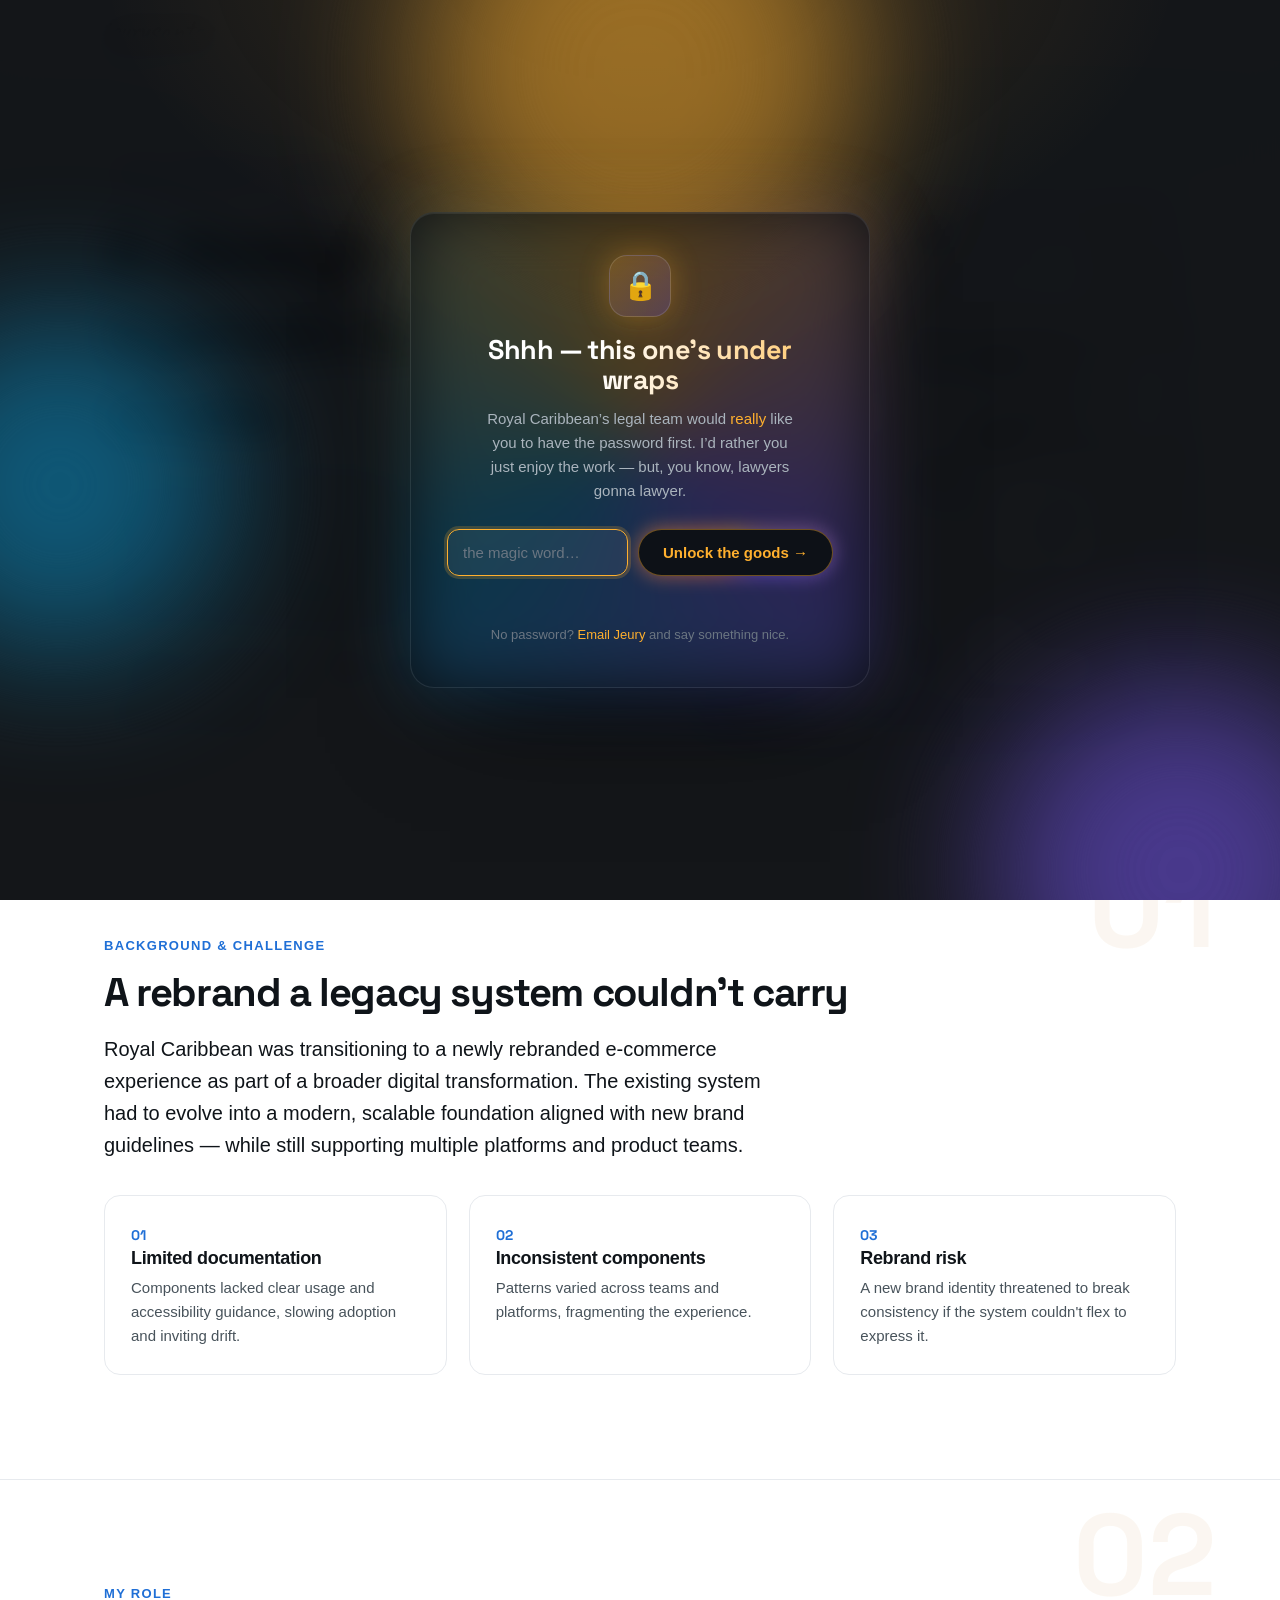
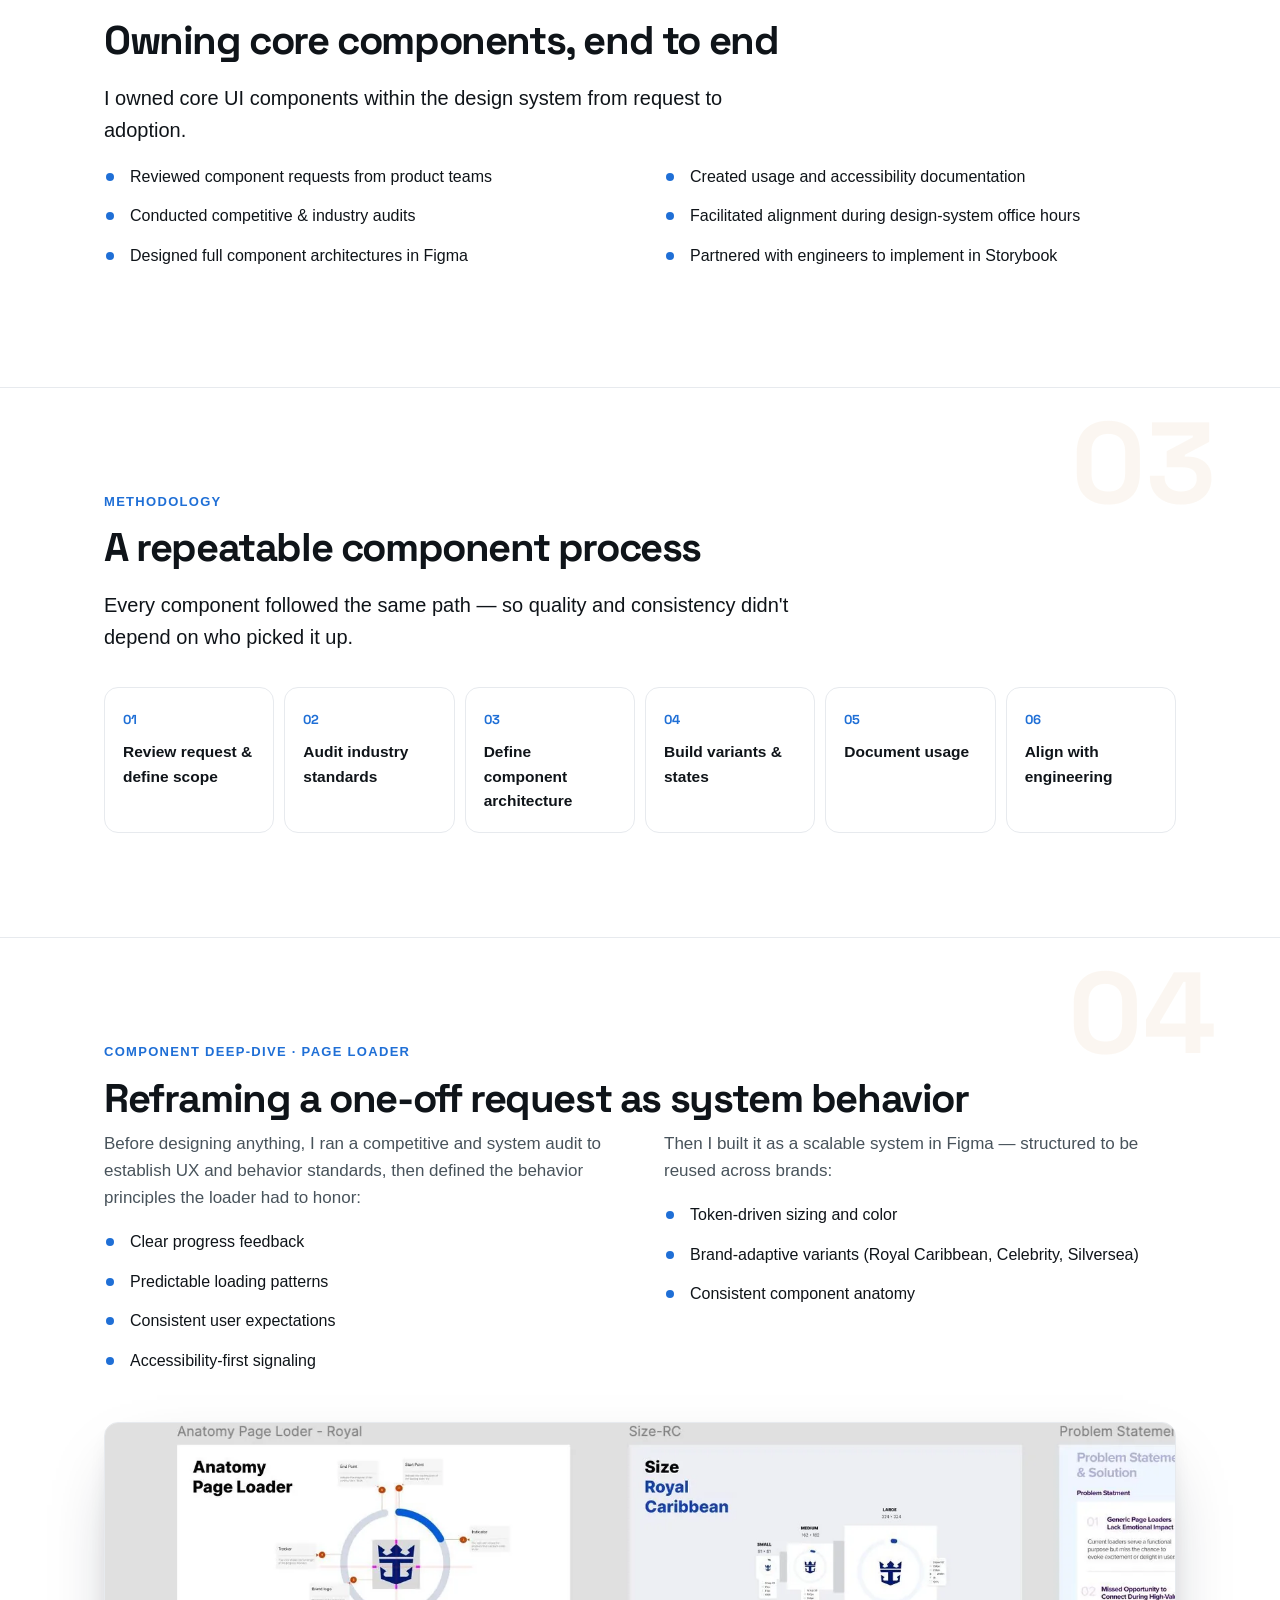
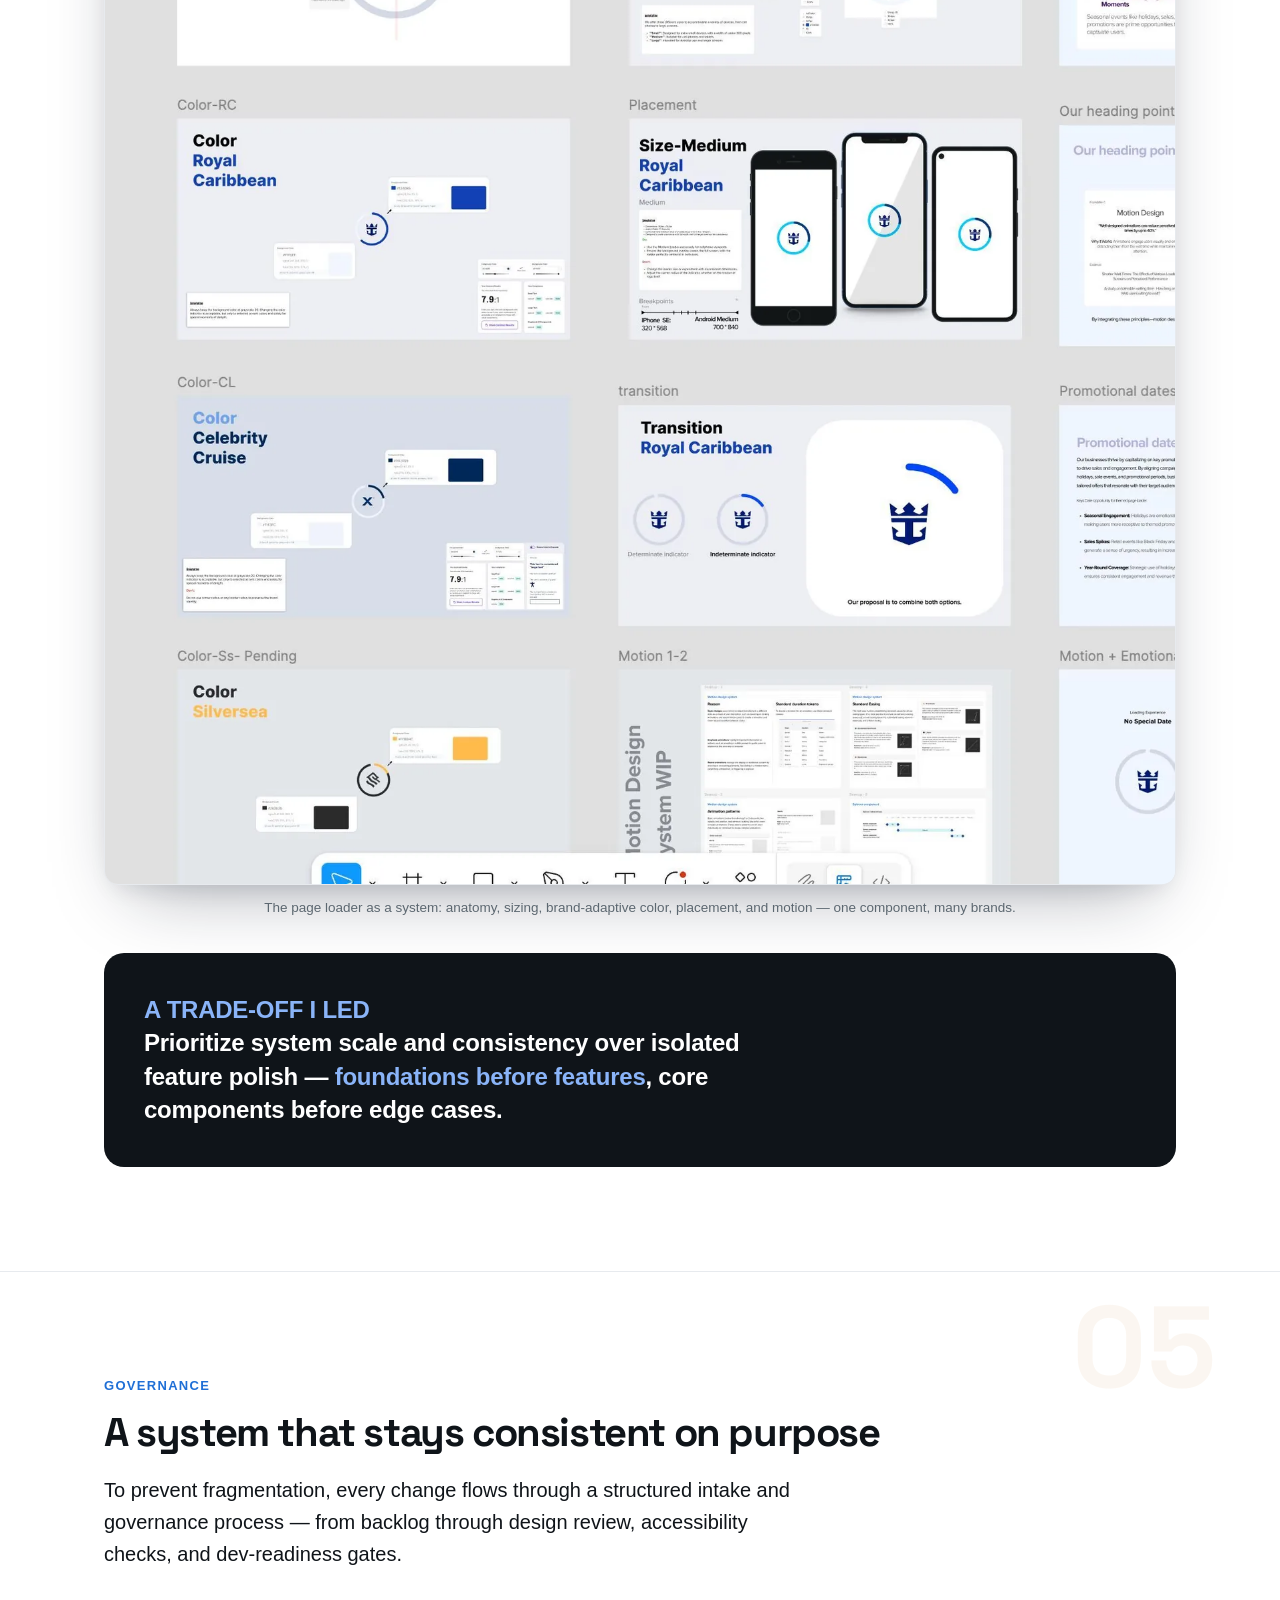
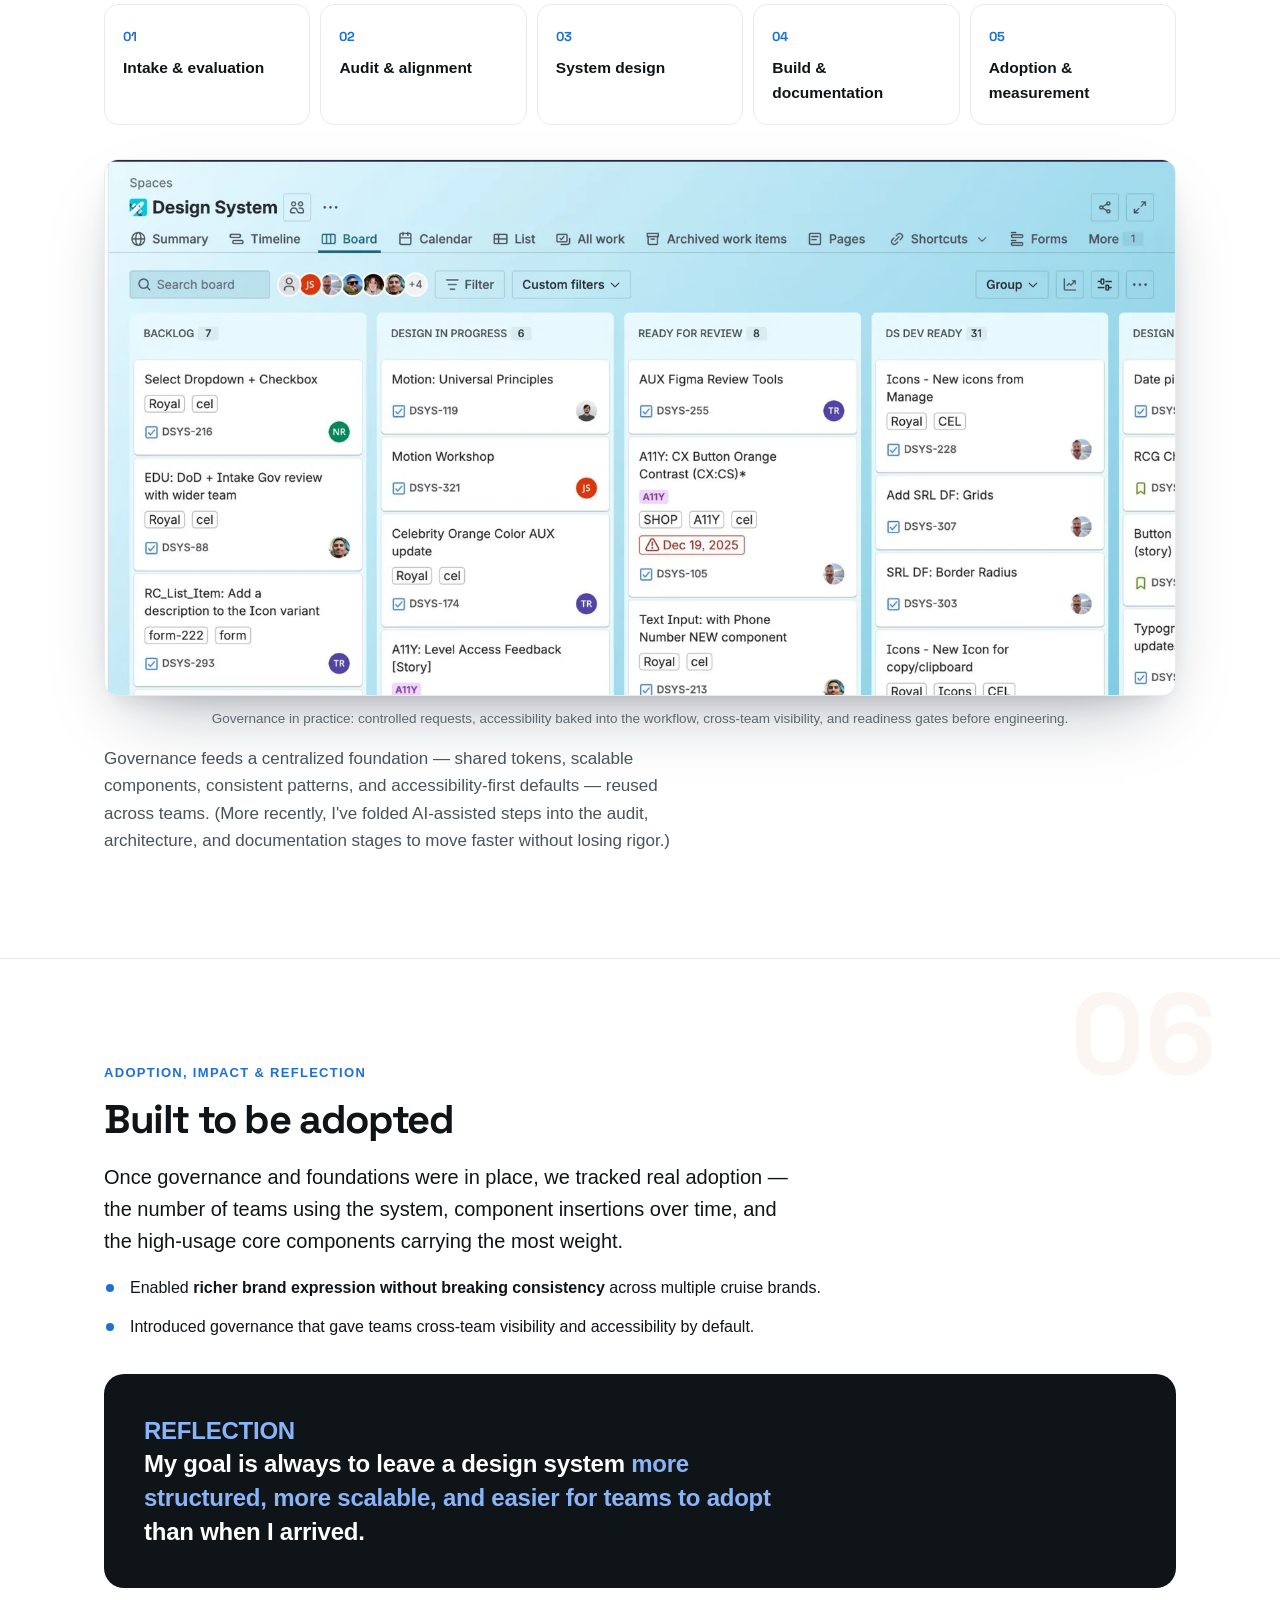
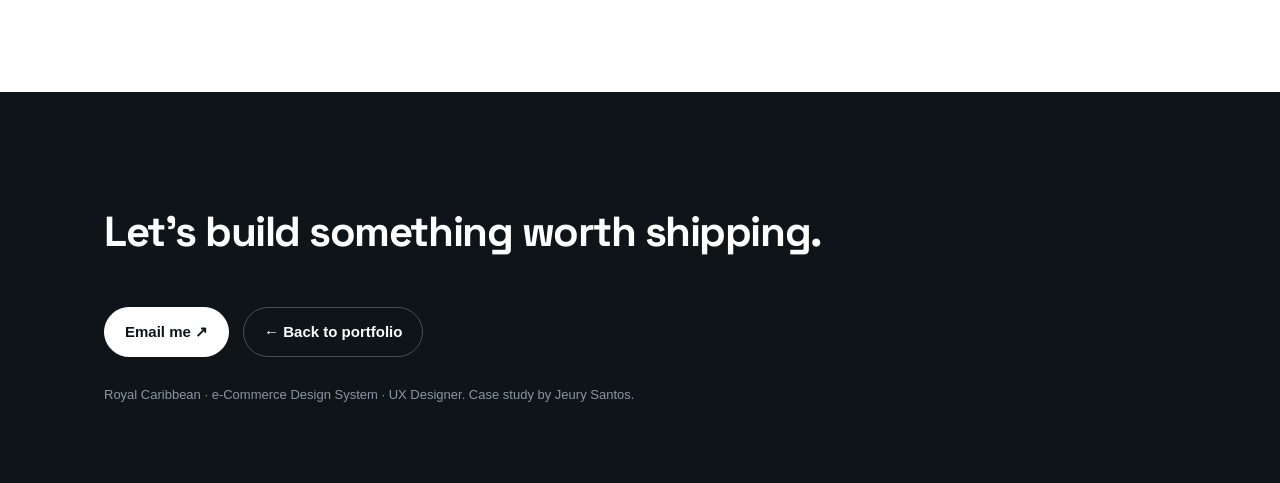
<file: case-study/royal-caribbean/index.html>
<!DOCTYPE html>
<html lang="en">
<head>
<meta charset="UTF-8"/>
<meta name="viewport" content="width=device-width, initial-scale=1.0"/>
<title>Royal Caribbean — e-Commerce Design System · Jeury Santos</title>
<meta name="description" content="Evolving Royal Caribbean's legacy design system into a modern, scalable, multi-brand system with governance and accessibility baked in. A case study by Jeury Santos."/>
<link rel="preconnect" href="https://fonts.googleapis.com">
<link rel="preconnect" href="https://fonts.gstatic.com" crossorigin>
<link href="https://fonts.googleapis.com/css2?family=Space+Grotesk:wght@500;600;700&family=Caveat:wght@600;700&display=swap" rel="stylesheet">
<script>document.documentElement.classList.add('js');</script>
<style>
  :root{
    --ink:#0f1419; --body:#48535b; --muted:#5c6770;
    --line:#e7eaee; --bg:#ffffff; --soft:#f6f8fa;
    --blue:#1f6fd6; --accent:#1f6fd6; --accent-2:#c2761f;
    --ok:#137333; --maxw:1120px; --r:20px;
    --shadow:0 30px 70px -28px rgba(15,23,42,.38), 0 10px 26px -12px rgba(15,23,42,.16);
    --font:-apple-system,BlinkMacSystemFont,"Segoe UI",Roboto,Helvetica,Arial,sans-serif;
    --font-display:"Space Grotesk",-apple-system,BlinkMacSystemFont,"Segoe UI",Roboto,sans-serif;
  }
  *{box-sizing:border-box;}
  html{scroll-behavior:smooth;}
  body{margin:0;font-family:var(--font);color:var(--body);background:var(--bg);line-height:1.6;-webkit-font-smoothing:antialiased;}
  .wrap{max-width:var(--maxw);margin:0 auto;padding:0 24px;}
  h1,h2,h3{color:var(--ink);line-height:1.12;letter-spacing:-0.02em;margin:0;}
  h1,h2,footer .big{font-family:var(--font-display);letter-spacing:-0.035em;}
  a{color:var(--blue);text-decoration:none;}
  img{display:block;max-width:100%;}
  .skip{position:absolute;left:-9999px;top:0;z-index:200;background:var(--ink);color:#fff;padding:10px 16px;border-radius:0 0 10px 0;font-weight:600;font-size:14px;}
  .skip:focus{left:0;}
  a:focus-visible,button:focus-visible,.sidenav a:focus-visible{outline:3px solid rgba(31,111,214,.5);outline-offset:3px;border-radius:6px;}
  body{counter-reset:sec;}
  section{position:relative;padding:104px 0;border-bottom:1px solid var(--line);}
  @media(max-width:760px){section{padding:64px 0;}}
  section>.wrap{position:relative;z-index:2;}
  section::before{counter-increment:sec;content:counter(sec,decimal-leading-zero);position:absolute;top:18px;right:5%;z-index:0;font-family:var(--font-display);font-weight:700;font-size:clamp(72px,9vw,150px);line-height:1;color:var(--accent-2);opacity:.06;pointer-events:none;}
  @media(max-width:760px){section::before{right:16px;font-size:64px;}}
  .js section>.wrap, .js .hero .wrap{opacity:0;transform:translateY(28px);transition:opacity .8s ease, transform .85s cubic-bezier(.2,.85,.25,1);}
  .js section>.wrap.in, .js .hero .wrap.in{opacity:1;transform:none;}
  [data-parallax]{will-change:transform;}
  @media(prefers-reduced-motion:reduce){.js section>.wrap,.js .hero .wrap{opacity:1!important;transform:none!important;transition:none;}[data-parallax]{transform:none!important;}}
  nav.topbar{position:sticky;top:0;z-index:50;background:rgba(255,255,255,.82);backdrop-filter:saturate(180%) blur(12px);border-bottom:1px solid var(--line);}
  nav.topbar .wrap{display:flex;align-items:center;justify-content:space-between;height:60px;}
  .brand{font-family:'Caveat',cursive;font-weight:700;font-size:28px;line-height:1;color:var(--ink);text-decoration:none;transition:color .3s,filter .3s;}
  .brand:hover{background:linear-gradient(100deg,#ffb02e,#7d5cff,#ff7a45);-webkit-background-clip:text;background-clip:text;-webkit-text-fill-color:transparent;color:transparent;filter:drop-shadow(0 0 12px rgba(125,92,255,.4));}
  .navlinks{display:flex;gap:24px;font-size:14px;font-weight:500;}
  .navlinks a{color:var(--body);}.navlinks a:hover{color:var(--ink);}
  @media(max-width:720px){.navlinks{display:none;}}
  .sidenav{position:fixed;left:18px;top:50%;transform:translateY(-50%);z-index:60;display:none;flex-direction:column;gap:2px;padding:10px 8px;border-radius:20px;background:rgba(255,255,255,.55);-webkit-backdrop-filter:blur(18px) saturate(180%);backdrop-filter:blur(18px) saturate(180%);border:1px solid rgba(255,255,255,.6);box-shadow:0 18px 46px -18px rgba(15,23,42,.34);}
  .sidenav a{position:relative;display:flex;align-items:center;padding:9px 10px;border-radius:12px;color:var(--body);transition:background .28s ease,transform .28s cubic-bezier(.2,.8,.2,1);}
  .sidenav a .dot{width:7px;height:7px;border-radius:50%;background:#c1c9d2;flex-shrink:0;transition:all .28s cubic-bezier(.2,.8,.2,1);}
  .sidenav a .label{max-width:0;overflow:hidden;white-space:nowrap;opacity:0;font-size:13.5px;font-weight:600;transition:max-width .42s cubic-bezier(.2,.8,.2,1),opacity .26s ease,margin-left .42s cubic-bezier(.2,.8,.2,1);}
  .sidenav:hover a .label{max-width:200px;opacity:1;margin-left:12px;}
  .sidenav a:hover{background:rgba(31,111,214,.10);transform:translateX(3px);}
  .sidenav a:hover .dot,.sidenav a.active .dot{background:var(--blue);transform:scale(1.4);box-shadow:0 0 0 4px rgba(31,111,214,.16);}
  .sidenav a.active{color:var(--ink);}
  @media(min-width:1180px){.sidenav{display:flex;} .topbar .navlinks{display:none;}}
  .hero{position:relative;overflow:hidden;background:radial-gradient(1100px 500px at 80% -8%,rgba(31,111,214,.13),transparent 60%),radial-gradient(900px 480px at 0% 12%,rgba(0,150,200,.08),transparent 55%),linear-gradient(180deg,#fbfcfe 0%,#f3f6fb 100%);border-bottom:1px solid var(--line);}
  .hero .wrap{position:relative;z-index:1;display:grid;grid-template-columns:1.02fr .98fr;gap:48px;align-items:center;padding-top:96px;padding-bottom:100px;}
  .eyebrow{display:inline-flex;align-items:center;gap:8px;font-size:12.5px;font-weight:700;letter-spacing:.10em;text-transform:uppercase;color:var(--blue);background:#e8f1fc;border:1px solid #d2e3f8;padding:6px 12px;border-radius:999px;}
  .hero h1{font-size:clamp(40px,6vw,72px);font-weight:700;margin:20px 0 0;}
  .hero .lede{font-size:19px;color:var(--body);margin:18px 0 0;max-width:42ch;}
  .meta{display:flex;flex-wrap:wrap;gap:10px;margin-top:26px;}
  .chip{font-size:12.5px;font-weight:600;color:var(--ink);background:#fff;border:1px solid var(--line);padding:7px 12px;border-radius:999px;box-shadow:0 1px 2px rgba(15,23,42,.04);}
  .hero-shot{border-radius:16px;overflow:hidden;border:1px solid var(--line);box-shadow:var(--shadow);background:#fff;transform:rotate(-.6deg);}
  @media(max-width:920px){.hero .wrap{grid-template-columns:1fr;gap:30px;}.hero h1{font-size:38px;}}
  .kicker{font-size:13px;font-weight:700;letter-spacing:.10em;text-transform:uppercase;color:var(--blue);margin:0 0 14px;}
  h2{font-size:clamp(28px,4vw,40px);font-weight:700;}
  .lead{font-size:20px;color:var(--ink);max-width:62ch;margin:18px 0 0;font-weight:500;}
  p.body{font-size:17px;max-width:64ch;margin:16px 0 0;}
  .two{display:grid;grid-template-columns:1fr 1fr;gap:48px;align-items:start;}
  @media(max-width:860px){.two{grid-template-columns:1fr;gap:28px;}}
  figure{margin:34px 0 0;}
  figure img{border-radius:14px;border:1px solid var(--line);box-shadow:var(--shadow);background:#fff;width:100%;}
  figcaption{font-size:13.5px;color:var(--muted);margin-top:12px;text-align:center;}
  .ovgrid{display:grid;grid-template-columns:repeat(4,1fr);gap:28px;}
  .ovgrid h4{font-size:12.5px;letter-spacing:.08em;text-transform:uppercase;color:var(--muted);margin:0 0 8px;font-weight:700;}
  .ovgrid p{margin:0;color:var(--ink);font-weight:600;font-size:15.5px;}
  @media(max-width:760px){.ovgrid{grid-template-columns:1fr 1fr;gap:22px;}}
  .cards{display:grid;grid-template-columns:repeat(3,1fr);gap:22px;margin-top:34px;}
  .card{background:#fff;border:1px solid var(--line);border-radius:16px;padding:26px;transition:transform .25s ease,box-shadow .25s ease;}
  .card:hover{transform:translateY(-4px);box-shadow:var(--shadow);}
  .card h3{font-size:18px;margin:0 0 8px;}
  .card .n{font-family:var(--font-display);font-weight:700;font-size:14px;color:var(--blue);}
  .card p{margin:8px 0 0;font-size:15px;}
  @media(max-width:860px){.cards{grid-template-columns:1fr;}}
  .goal{background:var(--ink);color:#fff;border-radius:var(--r);padding:40px;}
  .goal .kicker{color:#8ab4f8;}
  .goal p{font-size:24px;line-height:1.4;color:#fff;font-weight:600;margin:0;max-width:50ch;letter-spacing:-0.01em;}
  .flow{display:flex;flex-wrap:wrap;gap:10px;margin-top:34px;align-items:stretch;}
  .flow .step{flex:1 1 150px;background:#fff;border:1px solid var(--line);border-radius:14px;padding:18px;position:relative;}
  .flow .step .s{font-family:var(--font-display);font-weight:700;color:var(--blue);font-size:13px;}
  .flow .step h4{margin:8px 0 0;font-size:15.5px;color:var(--ink);}
  ul.clean{list-style:none;padding:0;margin:18px 0 0;}
  ul.clean li{position:relative;padding:0 0 0 26px;margin:0 0 14px;font-size:16px;color:var(--ink);}
  ul.clean li::before{content:"";position:absolute;left:2px;top:9px;width:8px;height:8px;border-radius:8px;background:var(--blue);}
  footer{background:var(--ink);color:#cdd6df;padding:64px 0;border:none;}
  footer .big{font-size:clamp(28px,4vw,42px);color:#fff;font-weight:700;}
  footer .frow{display:flex;flex-wrap:wrap;gap:14px;margin-top:24px;}
  .btn{display:inline-flex;align-items:center;gap:8px;font-weight:600;font-size:15px;padding:12px 20px;border-radius:999px;border:1px solid rgba(255,255,255,.25);color:#fff;}
  .btn.solid{background:#fff;color:var(--ink);border-color:#fff;}
  .foot-note{margin-top:28px;font-size:13px;color:#8a96a3;}
</style>
</head>
<body>
<script>window.GATE_CO="Royal Caribbean";</script>
<script src="../gate.js"></script>
<a href="#challenge" class="skip">Skip to content</a>
<aside class="sidenav" aria-label="Section navigation">
  <a href="#challenge"><span class="dot"></span><span class="label">Challenge</span></a>
  <a href="#role"><span class="dot"></span><span class="label">My role</span></a>
  <a href="#method"><span class="dot"></span><span class="label">Methodology</span></a>
  <a href="#component"><span class="dot"></span><span class="label">Component deep-dive</span></a>
  <a href="#governance"><span class="dot"></span><span class="label">Governance</span></a>
  <a href="#impact"><span class="dot"></span><span class="label">Impact</span></a>
</aside>
<nav class="topbar"><div class="wrap">
  <a class="brand" href="../../index.html" aria-label="Back to home">jeurysantos</a>
  <div class="navlinks">
    <a href="#challenge">Challenge</a>
    <a href="#role">Role</a>
    <a href="#method">Methodology</a>
    <a href="#governance">Governance</a>
    <a href="#impact">Impact</a>
  </div>
</div></nav>

<header class="hero">
  <div class="wrap">
    <div>
      <span class="eyebrow">Royal Caribbean · UX Designer / Design Systems</span>
      <h1>A design system built to scale.</h1>
      <p class="lede">As Royal Caribbean rebranded its e-commerce experience, I helped evolve a legacy design system into a modern, scalable, multi-brand system — owning core UI components end to end, with governance and accessibility baked in.</p>
      <div class="meta">
        <span class="chip">e-Commerce · Design System</span>
        <span class="chip">Figma → Storybook</span>
        <span class="chip">Multi-brand · Governance</span>
      </div>
    </div>
    <div class="hero-shot" data-parallax="0.03">
      <img src="images/s60_0.webp" alt="Royal Caribbean design system — a page-loader component built as a scalable, multi-brand system in Figma" loading="lazy"/>
    </div>
  </div>
</header>

<section id="challenge">
  <div class="wrap">
    <p class="kicker">Background &amp; challenge</p>
    <h2>A rebrand a legacy system couldn't carry</h2>
    <p class="lead">Royal Caribbean was transitioning to a newly rebranded e-commerce experience as part of a broader digital transformation. The existing system had to evolve into a modern, scalable foundation aligned with new brand guidelines — while still supporting multiple platforms and product teams.</p>
    <div class="cards">
      <div class="card"><span class="n">01</span><h3>Limited documentation</h3><p>Components lacked clear usage and accessibility guidance, slowing adoption and inviting drift.</p></div>
      <div class="card"><span class="n">02</span><h3>Inconsistent components</h3><p>Patterns varied across teams and platforms, fragmenting the experience.</p></div>
      <div class="card"><span class="n">03</span><h3>Rebrand risk</h3><p>A new brand identity threatened to break consistency if the system couldn't flex to express it.</p></div>
    </div>
  </div>
</section>

<section id="role">
  <div class="wrap">
    <p class="kicker">My role</p>
    <h2>Owning core components, end to end</h2>
    <p class="lead">I owned core UI components within the design system from request to adoption.</p>
    <ul class="clean" style="columns:2;column-gap:48px;">
      <li>Reviewed component requests from product teams</li>
      <li>Conducted competitive &amp; industry audits</li>
      <li>Designed full component architectures in Figma</li>
      <li>Created usage and accessibility documentation</li>
      <li>Facilitated alignment during design-system office hours</li>
      <li>Partnered with engineers to implement in Storybook</li>
    </ul>
  </div>
</section>

<section id="method">
  <div class="wrap">
    <p class="kicker">Methodology</p>
    <h2>A repeatable component process</h2>
    <p class="lead">Every component followed the same path — so quality and consistency didn't depend on who picked it up.</p>
    <div class="flow">
      <div class="step"><span class="s">01</span><h4>Review request &amp; define scope</h4></div>
      <div class="step"><span class="s">02</span><h4>Audit industry standards</h4></div>
      <div class="step"><span class="s">03</span><h4>Define component architecture</h4></div>
      <div class="step"><span class="s">04</span><h4>Build variants &amp; states</h4></div>
      <div class="step"><span class="s">05</span><h4>Document usage</h4></div>
      <div class="step"><span class="s">06</span><h4>Align with engineering</h4></div>
    </div>
  </div>
</section>

<section id="component">
  <div class="wrap">
    <p class="kicker">Component deep-dive · Page loader</p>
    <h2>Reframing a one-off request as system behavior</h2>
    <div class="two" style="margin-top:8px;">
      <div>
        <p class="body" style="margin-top:0;">Before designing anything, I ran a competitive and system audit to establish UX and behavior standards, then defined the behavior principles the loader had to honor:</p>
        <ul class="clean">
          <li>Clear progress feedback</li>
          <li>Predictable loading patterns</li>
          <li>Consistent user expectations</li>
          <li>Accessibility-first signaling</li>
        </ul>
      </div>
      <div>
        <p class="body" style="margin-top:0;">Then I built it as a scalable system in Figma — structured to be reused across brands:</p>
        <ul class="clean">
          <li>Token-driven sizing and color</li>
          <li>Brand-adaptive variants (Royal Caribbean, Celebrity, Silversea)</li>
          <li>Consistent component anatomy</li>
        </ul>
      </div>
    </div>
    <figure><img src="images/s60_0.webp" alt="Page-loader component — anatomy, size, color variants across brands, placement, and motion" loading="lazy"/><figcaption>The page loader as a system: anatomy, sizing, brand-adaptive color, placement, and motion — one component, many brands.</figcaption></figure>
    <div class="goal" style="margin-top:34px;">
      <p class="kicker">A trade-off I led</p>
      <p>Prioritize system scale and consistency over isolated feature polish — <em style="color:#8ab4f8;font-style:normal;">foundations before features</em>, core components before edge cases.</p>
    </div>
  </div>
</section>

<section id="governance">
  <div class="wrap">
    <p class="kicker">Governance</p>
    <h2>A system that stays consistent on purpose</h2>
    <p class="lead">To prevent fragmentation, every change flows through a structured intake and governance process — from backlog through design review, accessibility checks, and dev-readiness gates.</p>
    <div class="flow">
      <div class="step"><span class="s">01</span><h4>Intake &amp; evaluation</h4></div>
      <div class="step"><span class="s">02</span><h4>Audit &amp; alignment</h4></div>
      <div class="step"><span class="s">03</span><h4>System design</h4></div>
      <div class="step"><span class="s">04</span><h4>Build &amp; documentation</h4></div>
      <div class="step"><span class="s">05</span><h4>Adoption &amp; measurement</h4></div>
    </div>
    <figure><img src="images/s64_0.webp" alt="Design-system governance board — component requests moving through backlog, in-progress, review, and dev-ready" loading="lazy"/><figcaption>Governance in practice: controlled requests, accessibility baked into the workflow, cross-team visibility, and readiness gates before engineering.</figcaption></figure>
    <p class="body">Governance feeds a centralized foundation — shared tokens, scalable components, consistent patterns, and accessibility-first defaults — reused across teams. (More recently, I've folded AI-assisted steps into the audit, architecture, and documentation stages to move faster without losing rigor.)</p>
  </div>
</section>

<section id="impact" style="border-bottom:none;">
  <div class="wrap">
    <p class="kicker">Adoption, impact &amp; reflection</p>
    <h2>Built to be adopted</h2>
    <p class="lead">Once governance and foundations were in place, we tracked real adoption — the number of teams using the system, component insertions over time, and the high-usage core components carrying the most weight.</p>
    <ul class="clean">
      <li>Enabled <b>richer brand expression without breaking consistency</b> across multiple cruise brands.</li>
      <li>Introduced governance that gave teams cross-team visibility and accessibility by default.</li>
    </ul>
    <div class="goal" style="margin-top:34px;">
      <p class="kicker">Reflection</p>
      <p>My goal is always to leave a design system <em style="color:#8ab4f8;font-style:normal;">more structured, more scalable, and easier for teams to adopt</em> than when I arrived.</p>
    </div>
  </div>
</section>

<footer>
  <div class="wrap">
    <p class="big">Let's build something worth shipping.</p>
    <div class="frow">
      <a class="btn solid" href="https://mail.google.com/mail/?view=cm&fs=1&to=jeurysantos1@gmail.com" target="_blank" rel="noopener">Email me ↗</a>
      <a class="btn" href="../../index.html">← Back to portfolio</a>
    </div>
    <p class="foot-note">Royal Caribbean · e-Commerce Design System · UX Designer. Case study by Jeury Santos.</p>
  </div>
</footer>

<script>
(function(){
  var REDUCE = matchMedia('(prefers-reduced-motion: reduce)').matches;
  var io = new IntersectionObserver(function(entries){
    entries.forEach(function(e){ if(e.isIntersecting){ e.target.classList.add('in'); io.unobserve(e.target); } });
  }, { threshold:0.12, rootMargin:'0px 0px -6% 0px' });
  document.querySelectorAll('section>.wrap, .hero .wrap').forEach(function(el){ io.observe(el); });
  setTimeout(function(){ document.querySelectorAll('section>.wrap:not(.in), .hero .wrap:not(.in)').forEach(function(el){ var r=el.getBoundingClientRect(); if(r.top<innerHeight*1.1) el.classList.add('in'); }); }, 1400);
  if(!REDUCE){
    var layers=[].slice.call(document.querySelectorAll('[data-parallax]'));var t=false;
    function up(){var y=scrollY;layers.forEach(function(el){var s=parseFloat(el.dataset.parallax);var r=el.getBoundingClientRect();el.style.transform='translate3d(0,'+(-(r.top+y-innerHeight/2)*s)+'px,0)';});t=false;}
    addEventListener('scroll',function(){if(!t){requestAnimationFrame(up);t=true;}},{passive:true});up();
  }
  var links={};document.querySelectorAll('.sidenav a').forEach(function(a){links[a.getAttribute('href').slice(1)]=a;});
  var spy=new IntersectionObserver(function(entries){entries.forEach(function(e){if(e.isIntersecting){var id=e.target.id;Object.keys(links).forEach(function(k){links[k].classList.toggle('active',k===id);});}});},{rootMargin:'-45% 0px -45% 0px'});
  ['challenge','role','method','component','governance','impact'].forEach(function(id){var el=document.getElementById(id);if(el)spy.observe(el);});
})();
</script>
</body>
</html>
</file>
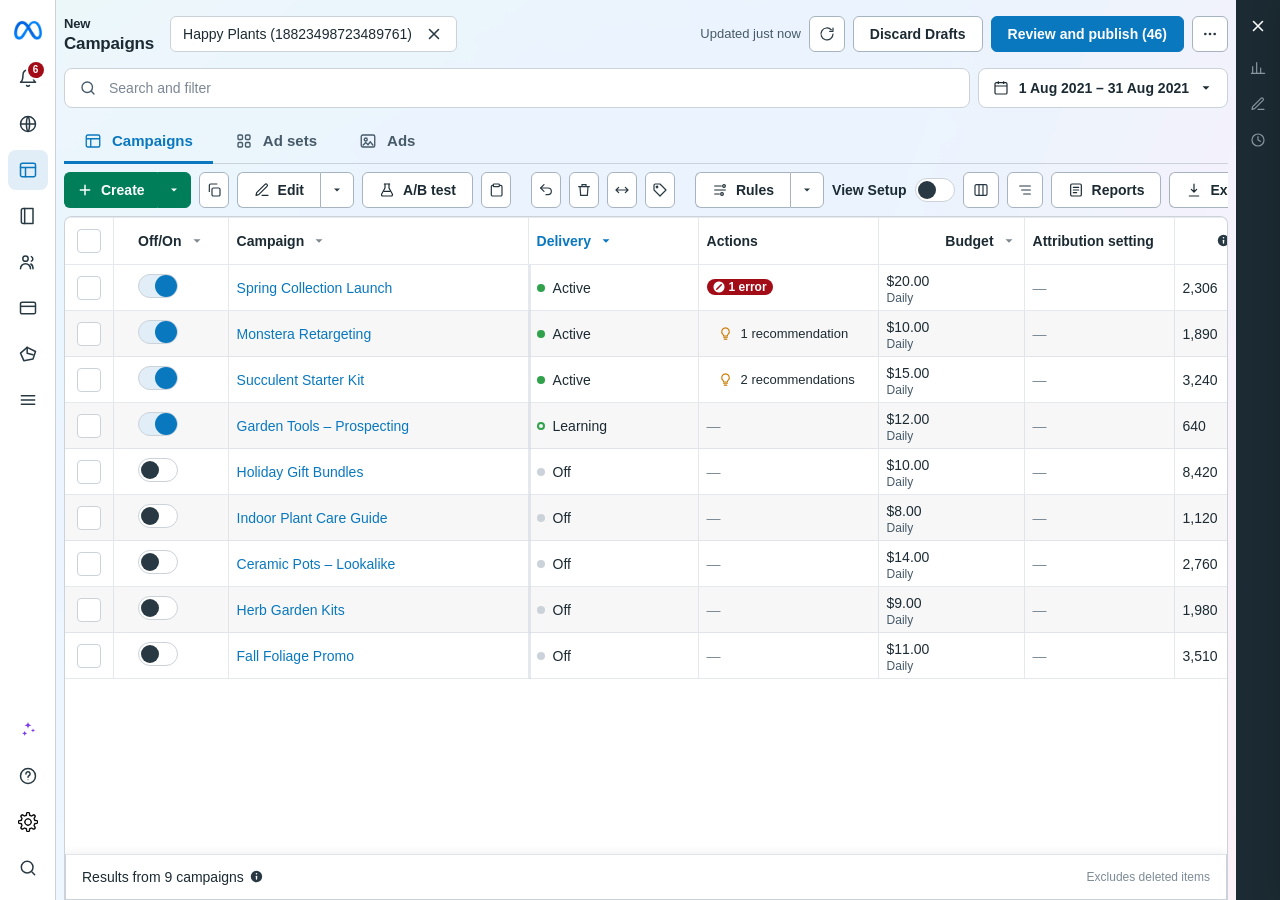
<file: case-study/live-notification/prototype/index.html>
<!DOCTYPE html>
<!-- Single-file build of option-1-mvp.html.
     All CSS and JS were already inline; the 7 image assets are embedded as
     base64 data URIs, so this file has no external dependencies. -->
<html lang="en">
<head>
<meta charset="UTF-8"/>
<meta name="viewport" content="width=device-width, initial-scale=1.0"/>
<title>Option 1 — MVP (static time buckets)</title>
<!--
  Implemented from Figma: H1'26 — Biz Comms AMD Notif Tray → "Warnings" (node 3230:12745)
  https://www.figma.com/design/VDCEwnpIarlDOh58ezg3XN/H1-26---Biz-Comms-AMD-Notif-Tray?node-id=3230-12745

  A faithful, interactive recreation of the Meta Ads Manager campaigns table.
  The signature interaction is the NOTIFICATION / RECOMMENDATIONS TRAY: the
  "N recommendation(s)" chips in the Actions column (and the dark tray-button
  rail on the right) open a sliding side tray.

  Design tokens (from Figma variables):
    Background/Page                 #F1F4F7
    Background/Content              #FFFFFF
    Text/Value · Heading            #1C2B33
    Text/Link · Info · Primary      #0A78BE
    Interactive/Creation (green)    #007E59
    Icon/Default                    #283943
    Border/Button                   #A7B3BF
    Border/Divider · Control        #CBD2D9  (cell borders at 50% alpha)
    Interactive/Navigation Idle     #E1EDF7  (switch-on track, active tab wash)
    Wash Idle                       #F8F9FB
    Heading Desc Disabled           #465A69
    Zebra stripe row                rgba(0,0,0,.03)
  Type: SF Pro Text (system font stack) · 14/20 value, 12/16 description.
  Switch: 40x24 track r999 · on=#E1EDF7 track + #0A78BE 22px dot · off=#283943 18px dot.
-->
<style>
  :root{
    --page:#F1F4F7; --content:#FFFFFF; --wash:#F8F9FB;
    --value:#1C2B33; --heading:#1C2B33; --desc:#465A69;
    --link:#0A78BE; --primary:#0A78BE; --creation:#007E59;
    --icon:#283943; --icon-soft:rgba(40,57,67,.6);
    --border-btn:#A7B3BF; --divider:#CBD2D9; --cell:rgba(203,210,217,.5);
    --nav-idle:#E1EDF7; --inverted:#1C2B33;
    --green:#31A24C; --amber:#C97A00; --gray:#B0B9C2; --error:#A20C17; --error-muted:#FFEBEB; --error-border:#FAD0CA;
    /* facebook_icons masks exported from the design, @2x — slash-circle 12dp filled
       and cross 16dp outline. Geo colours these with `background`, not `fill`. */
    --ic-slash:url('[data-uri]');
    --ic-cross:url('[data-uri]');
    --r3:4px; --r4:6px; --r5:8px; --r7:999px;
    --sp2:4px; --sp3:6px; --sp4:8px; --sp5:12px; --sp6:16px; --sp7:24px;
    --shadow2:0 1px 1px rgba(0,0,0,.1),0 2px 8px rgba(0,0,0,.1);
    --shadow3:0 1px 2px rgba(0,0,0,.1),0 2px 12px 2px rgba(0,0,0,.1);
    --font:-apple-system,BlinkMacSystemFont,"SF Pro Text","Segoe UI",Roboto,"Helvetica Neue",Arial,sans-serif;
  }
  *{box-sizing:border-box;}
  html,body{height:100%;}
  body{margin:0;font-family:var(--font);background:var(--page);color:var(--value);
    font-size:14px;line-height:20px;-webkit-font-smoothing:antialiased;overflow:hidden;}
  button{font-family:inherit;}
  ::-webkit-scrollbar{height:14px;width:12px;}
  ::-webkit-scrollbar-thumb{background:#c3ccd6;border-radius:8px;border:3px solid var(--page);}
  ::-webkit-scrollbar-thumb:hover{background:#a9b4c0;}
  ::-webkit-scrollbar-track{background:transparent;}

  /* ============ App shell ============ */
  /* GeoPageBackground (Figma node 3230:12748) — soft pastel gradient behind the app */
  .app{display:grid;grid-template-columns:56px 1fr 44px;height:100vh;
    background:#f4f6fb url('[data-uri]') center/cover no-repeat;}

  /* ---- Left nav rail ---- */
  .rail{background:var(--content);border-right:1px solid var(--divider);position:relative;z-index:51;
    display:flex;flex-direction:column;align-items:center;padding:12px 0;gap:6px;overflow:hidden;}
  /* static brand mark — no hover menu, so no pointer cursor or hover wash */
  .rail__logo{width:36px;height:36px;display:grid;place-items:center;color:#0866FF;margin-bottom:4px;
    border:none;background:transparent;padding:0;border-radius:8px;}
  .rail__logo img{display:block;width:28px;height:20px;object-fit:contain;}
  .rail__spacer{flex:1;}
  .navbtn{width:40px;height:40px;border:none;background:transparent;border-radius:8px;
    display:grid;place-items:center;color:var(--icon);cursor:pointer;transition:background .12s;}
  .navbtn:hover{background:#eef1f4;}
  .navbtn.is-active{background:var(--nav-idle);color:var(--primary);}
  .navbtn svg,.navbtn img{width:20px;height:20px;display:block;}
  .navbtn--brand{color:#7c3aed;}

  /* ---- Right dark tray-button rail ---- */
  .trayrail{background:var(--inverted);display:flex;flex-direction:column;align-items:center;
    padding:12px 0;gap:8px;}
  .traybtn{width:28px;height:28px;border:none;background:transparent;border-radius:6px;
    display:grid;place-items:center;color:#8a98a3;cursor:pointer;transition:background .12s,color .12s;}
  .traybtn:hover{background:rgba(255,255,255,.08);color:#fff;}
  .traybtn.is-active{background:rgba(255,255,255,.14);color:#fff;}
  .traybtn--close{color:#fff;margin-bottom:6px;}
  .traybtn svg{width:16px;height:16px;display:block;}

  /* ---- Main column ---- */
  .main{display:flex;flex-direction:column;min-width:0;padding:0 8px;overflow:hidden;position:relative;}

  /* ==== Page header ==== */
  .pghead{display:flex;align-items:center;gap:16px;height:68px;flex-shrink:0;}
  .pghead__title{font-weight:700;font-size:17px;line-height:20px;letter-spacing:-.01em;}
  .pghead__title span{display:block;font-weight:700;font-size:13px;color:var(--value);}
  .acct{display:flex;align-items:center;gap:8px;height:36px;padding:0 8px 0 12px;
    border:1px solid var(--divider);border-radius:6px;background:var(--content);max-width:340px;}
  .acct span{white-space:nowrap;overflow:hidden;text-overflow:ellipsis;}
  .acct .x{width:28px;height:28px;border:none;background:transparent;border-radius:6px;color:var(--icon);
    display:grid;place-items:center;cursor:pointer;flex-shrink:0;}
  .acct .x:hover{background:#eef1f4;}
  .pghead__right{margin-left:auto;display:flex;align-items:center;gap:8px;}
  .updated{color:var(--desc);font-size:13px;white-space:nowrap;}

  /* Buttons */
  .btn{display:inline-flex;align-items:center;justify-content:center;gap:8px;height:36px;
    padding:0 16px;border-radius:6px;border:1px solid var(--border-btn);background:var(--content);
    color:var(--value);font-size:14px;font-weight:600;cursor:pointer;white-space:nowrap;
    transition:background .12s,border-color .12s,box-shadow .12s;}
  .btn:hover{background:#f2f4f7;}
  .btn:focus-visible{outline:2px solid var(--primary);outline-offset:2px;}
  .btn--primary{background:var(--primary);border-color:var(--primary);color:#fff;}
  .btn--primary:hover{background:#0a6aa8;}
  .btn--create{background:var(--creation);border-color:var(--creation);color:#fff;padding:0 12px;}
  .btn--create:hover{background:#016c4d;}
  .btn--icon{padding:0;width:36px;}
  .btn--split{padding:0 8px;width:34px;border-left:1px solid rgba(255,255,255,.35);border-radius:0 6px 6px 0;}
  .btn--sm{height:32px;padding:0 12px;font-weight:600;}
  .iconbtn{width:36px;height:36px;border:1px solid var(--border-btn);background:var(--content);
    border-radius:6px;color:var(--icon);display:grid;place-items:center;cursor:pointer;transition:background .12s;}
  .iconbtn:hover{background:#f2f4f7;}
  .iconbtn svg,.btn svg{width:16px;height:16px;display:block;}
  .spin{animation:spin .6s linear;}
  @keyframes spin{to{transform:rotate(360deg);}}

  .group{display:inline-flex;align-items:center;}
  .group .btn{border-radius:6px 0 0 6px;border-right:none;}
  .group .caret{width:34px;height:36px;border:1px solid var(--border-btn);background:var(--content);
    border-radius:0 6px 6px 0;color:var(--icon);display:grid;place-items:center;cursor:pointer;}
  .group .caret:hover{background:#f2f4f7;}
  .btn--create + .caret{background:var(--creation);border-color:var(--creation);color:#fff;}
  .btn--create + .caret:hover{background:#016c4d;}

  /* ==== Search + date ==== */
  .searchrow{display:flex;gap:8px;flex-shrink:0;padding-bottom:12px;}
  .search{flex:1;display:flex;align-items:center;gap:10px;height:40px;padding:0 14px;
    background:var(--content);border:1px solid var(--divider);border-radius:8px;color:var(--desc);}
  .search input{flex:1;border:none;outline:none;background:transparent;font-size:14px;color:var(--value);}
  .search input::placeholder{color:#7b8794;}
  .daterange{display:flex;align-items:center;gap:10px;height:40px;padding:0 14px;background:var(--content);
    border:1px solid var(--divider);border-radius:8px;cursor:pointer;white-space:nowrap;font-weight:600;}
  .daterange:hover{background:#f7f9fb;}

  /* ==== Tabs ==== */
  .tabs{display:flex;gap:2px;flex-shrink:0;border-bottom:1px solid var(--divider);}
  .tab{display:flex;align-items:center;gap:10px;height:44px;padding:0 20px;background:transparent;
    border:none;border-bottom:3px solid transparent;color:var(--desc);font-weight:600;font-size:15px;
    cursor:pointer;margin-bottom:-1px;transition:color .12s,border-color .12s;}
  .tab svg{width:18px;height:18px;}
  .tab:hover{color:var(--value);}
  .tab.is-active{color:var(--primary);border-bottom-color:var(--primary);}
  .tab .divider{width:1px;height:20px;background:var(--divider);margin-left:6px;}

  /* ==== Toolbar ==== */
  .toolbar{display:flex;align-items:center;gap:8px;height:52px;flex-shrink:0;overflow:hidden;}
  .toolbar .sep{width:1px;height:24px;background:var(--divider);margin:0 2px;}
  .toolbar__right{margin-left:auto;display:flex;align-items:center;gap:8px;}
  .viewsetup{display:flex;align-items:center;gap:8px;color:var(--value);font-weight:600;white-space:nowrap;}

  /* Switch (GeoSwitch.2.0) */
  .switch{position:relative;width:40px;height:24px;border-radius:999px;border:1px solid var(--divider);
    background:var(--content);cursor:pointer;flex-shrink:0;transition:background .15s,border-color .15s;padding:0;}
  .switch .dot{position:absolute;top:2px;left:2px;width:18px;height:18px;border-radius:999px;
    background:var(--icon);transition:left .15s,width .15s,height .15s,top .15s,background .15s;}
  .switch.on{background:var(--nav-idle);}
  .switch.on .dot{left:16px;top:0;width:22px;height:22px;background:var(--primary);}
  .switch:focus-visible{outline:2px solid var(--primary);outline-offset:2px;}

  /* ==== Table wrapper ==== */
  .tablewrap{flex:1;min-height:0;display:flex;flex-direction:column;
    background:var(--content);border:1px solid var(--divider);border-bottom:none;border-radius:8px 8px 0 0;overflow:hidden;}
  .tablescroll{flex:1;overflow:auto;position:relative;}
  table.grid{border-collapse:separate;border-spacing:0;width:max-content;min-width:100%;}
  .grid th,.grid td{border-right:1px solid var(--cell);border-bottom:1px solid var(--cell);
    text-align:left;vertical-align:middle;background:var(--content);}
  .grid thead th{position:sticky;top:0;z-index:3;height:48px;padding:6px 8px;background:var(--content);
    border-top:1px solid var(--cell);font-weight:700;font-size:14px;color:var(--heading);white-space:nowrap;user-select:none;}
  .grid thead th.sortable{cursor:pointer;}
  .grid thead th.sortable:hover{background:var(--wash);}
  .th-inner{display:flex;align-items:center;gap:8px;}
  .th-inner .caretsort{color:var(--icon-soft);display:inline-flex;transition:transform .15s,color .15s;}
  th.sorted .th-inner{color:var(--primary);}
  th.sorted .caretsort{color:var(--primary);}
  th.sorted.desc .caretsort{transform:rotate(180deg);}
  .grid td{height:46px;padding:4px 8px;color:var(--value);}
  .grid tr.zebra td{background:rgba(0,0,0,.03);}
  .grid tbody tr:hover td{background:#eef4fb;}
  .grid tbody tr.zebra:hover td{background:#e9f1fa;}
  .num{text-align:right;font-variant-numeric:tabular-nums;}
  .muted{color:rgba(70,90,105,.7);}

  /* sticky first columns */
  .c-check{width:48px;padding:0 12px !important;text-align:center;position:sticky;left:0;z-index:2;}
  .c-onoff{width:86px;position:sticky;left:48px;z-index:2;padding-left:24px !important;padding-right:24px !important;}
  .c-camp{width:300px;position:sticky;left:134px;z-index:2;box-shadow:2px 0 0 var(--cell);}
  thead .c-check,thead .c-onoff,thead .c-camp{z-index:4;}
  .grid tbody tr:hover .c-check,.grid tbody tr:hover .c-onoff,.grid tbody tr:hover .c-camp{background:#eef4fb;}
  .grid tbody tr.zebra:hover .c-check,.grid tbody tr.zebra:hover .c-onoff,.grid tbody tr.zebra:hover .c-camp{background:#e9f1fa;}

  /* checkbox */
  .cbx{width:24px;height:24px;border:1px solid var(--divider);border-radius:4px;background:var(--content);
    display:inline-grid;place-items:center;cursor:pointer;transition:background .12s,border-color .12s;}
  .cbx:hover{border-color:#9aa6b2;}
  .cbx svg{width:14px;height:14px;color:#fff;opacity:0;}
  .cbx.checked{background:var(--primary);border-color:var(--primary);}
  .cbx.checked svg{opacity:1;}
  .cbx.indeterminate{background:var(--primary);border-color:var(--primary);}
  .cbx.indeterminate::after{content:"";width:10px;height:2px;background:#fff;border-radius:2px;position:absolute;}
  .c-check .cbx{position:relative;}

  .camplink{color:var(--link);text-decoration:none;font-weight:400;}
  .camplink:hover{text-decoration:underline;}

  /* delivery status */
  .delivery{display:inline-flex;align-items:center;gap:8px;}
  .dot{width:8px;height:8px;border-radius:999px;flex-shrink:0;}
  .dot--active{background:var(--green);}
  .dot--learning{background:transparent;border:2px solid var(--green);width:8px;height:8px;}
  .dot--completed{background:var(--gray);}
  .dot--off{background:#cbd2d9;}

  /* recommendation chip */
  .recchip{display:inline-flex;align-items:center;gap:8px;height:30px;padding:0 10px;border-radius:6px;
    background:transparent;border:1px solid transparent;color:var(--value);font-size:13px;cursor:pointer;
    transition:background .12s,border-color .12s;text-align:left;}
  .recchip:hover{background:var(--nav-idle);border-color:#cfe1f2;}
  .recchip .bulb{color:var(--amber);display:inline-flex;}
  .recchip svg{width:15px;height:15px;}
  .recchip.is-open{background:var(--nav-idle);border-color:var(--primary);}

  /* GeoPill — status pill straight off the design (Geo "GeoPill", Status=Error).
     r999 · 6px inline padding · 4px gap · 12px slash-circle icon · 12/16 bold
     inverted label on the error red. It takes the top row's Actions cell in
     place of that row's recommendation chip. */
  .geopill{display:inline-flex;align-items:center;gap:var(--sp2);padding:0 var(--sp3);
    border-radius:var(--r7);font-size:12px;line-height:16px;font-weight:700;white-space:nowrap;}
  .geopill::before{content:"";width:12px;height:12px;flex-shrink:0;background:currentColor;
    -webkit-mask:var(--ic-slash) center/contain no-repeat;mask:var(--ic-slash) center/contain no-repeat;}
  .geopill--error{background:var(--error);color:#fff;}
  .geopill:focus-visible{outline:2px solid var(--primary);outline-offset:2px;}

  /* GeoPopover (Geo "GeoPopover", Status=Error) — the pill's hover state.
     360px · r4 · 16px padding · 8px stack gap · Elevation 3 · muted-error body. */
  .geocard{position:fixed;z-index:56;width:360px;max-width:calc(100vw - 24px);
    background:var(--content);border-radius:var(--r3);box-shadow:var(--shadow3);
    padding:var(--sp6);display:none;flex-direction:column;align-items:flex-start;gap:var(--sp4);}
  .geocard.show{display:flex;animation:cardin .12s ease;}
  /* GeoCloseButton — 16dp outline cross, flat idle background, flush to the top-right */
  .geocard__x{position:absolute;top:0;right:8px;height:36px;padding:var(--sp4) var(--sp5);
    display:flex;align-items:center;justify-content:center;border:none;background:transparent;
    border-radius:var(--r3);cursor:pointer;}
  .geocard__x:hover{background:var(--wash);}
  .geocard__x i{display:block;width:16px;height:16px;background:var(--icon);
    -webkit-mask:var(--ic-cross) center/contain no-repeat;mask:var(--ic-cross) center/contain no-repeat;}
  .geocard__hd{display:flex;align-items:center;gap:var(--sp2);}
  .geocard__hd i{display:block;width:12px;height:12px;flex-shrink:0;background:var(--error);
    -webkit-mask:var(--ic-slash) center/contain no-repeat;mask:var(--ic-slash) center/contain no-repeat;}
  .geocard__hd b{font-size:16px;line-height:20px;font-weight:700;color:var(--heading);}
  .geocard__body{align-self:stretch;background:var(--error-muted);border-radius:var(--r3);
    padding:var(--sp5);font-size:14px;line-height:20px;font-weight:400;color:var(--heading);}
  .geocard__cta{align-self:stretch;display:flex;align-items:flex-end;gap:var(--sp6);}
  /* GeoButton primary at Geo's r4 / 12px inset / medium label, not the app's r6 chrome */
  .geocard__cta .btn{border-radius:var(--r3);padding:0 var(--sp5);font-weight:500;}

  /* Unified GeoToast, error status — announces a notification arriving in real time.
     r6 · 8/16 padding · 4px stack gap · muted-error fill + border · Elevation 3.
     Anchored bottom-right, clear of the centre .toast. */
  /* Live in-session card — arrives on its own, anchored beside the bell, persists until dismissed */
  .gtoast{position:fixed;left:72px;top:64px;z-index:70;width:400px;max-width:calc(100vw - 96px);
    background:var(--content,#fff);border:1px solid var(--divider,#dadde1);border-radius:var(--r4);
    box-shadow:var(--shadow3);padding:var(--sp4) var(--sp5) var(--sp5);
    display:none;flex-direction:column;gap:var(--sp3);}
  .gtoast.show{display:flex;animation:gtoastin .26s cubic-bezier(.2,.7,.3,1);}
  .gtoast.leaving{animation:gtoastout .18s ease forwards;}
  @keyframes gtoastin{from{opacity:0;transform:translateX(-10px) scale(.98);}to{opacity:1;transform:none;}}
  @keyframes gtoastout{to{opacity:0;transform:translateX(-10px);}}
  .gtoast__caret{position:absolute;left:-7px;top:22px;width:12px;height:12px;background:inherit;
    border-left:1px solid var(--divider,#dadde1);border-bottom:1px solid var(--divider,#dadde1);transform:rotate(45deg);}
  .gtoast__hd{display:flex;align-items:center;justify-content:space-between;gap:var(--sp3);width:100%;
    padding-bottom:var(--sp3);border-bottom:1px solid var(--divider,#dadde1);}
  .gtoast__t{flex:1 1 0;min-width:0;font-size:17px;line-height:22px;font-weight:700;color:var(--heading);}
  .gtoast__x{width:32px;height:32px;flex-shrink:0;display:flex;align-items:center;justify-content:center;
    border:none;background:transparent;border-radius:var(--r3);cursor:pointer;}
  .gtoast__x:hover{background:rgba(0,0,0,.05);}
  .gtoast__x:focus-visible{outline:2px solid var(--primary);outline-offset:2px;}
  .gtoast__x svg{width:16px;height:16px;display:block;}
  .gtoast__bd{display:flex;gap:var(--sp3);align-items:flex-start;}
  .gtoast__ic{flex-shrink:0;padding-top:2px;}
  .gtoast__ic svg{width:28px;height:28px;display:block;}
  .gtoast__main{flex:1 1 0;min-width:0;}
  .gtoast__d{font-size:14px;line-height:20px;color:var(--heading);}
  .gtoast__cta{display:flex;flex-wrap:wrap;gap:var(--sp3);margin-top:var(--sp4);}

  .budget b{font-weight:400;}
  .budget small{display:block;color:var(--desc);font-size:12px;line-height:14px;}

  /* footer */
  .tablefoot{flex-shrink:0;display:flex;align-items:center;height:46px;padding:0 16px;
    background:var(--content);border:1px solid var(--divider);border-top:1px solid rgba(203,210,217,.6);
    border-radius:0;box-shadow:0 -2px 8px rgba(0,0,0,.06);}
  .tablefoot .ftitle{font-weight:400;display:flex;align-items:center;gap:6px;}
  .tablefoot .fsub{color:rgba(70,90,105,.7);font-size:12px;margin-left:auto;}
  .info-i{width:14px;height:14px;color:var(--icon);display:inline-flex;}

  /* selection action bar */
  .selbar{display:none;align-items:center;gap:12px;height:44px;padding:0 16px;background:#e7f0fb;
    border:1px solid #cfe1f2;border-radius:8px;margin-bottom:8px;flex-shrink:0;}
  .selbar.show{display:flex;}
  .selbar strong{color:var(--primary);}
  .selbar .btn--sm{height:30px;}

  /* ============ Side tray ============ */
  .scrim{position:fixed;inset:0;background:rgba(28,43,51,.28);opacity:0;visibility:hidden;
    transition:opacity .2s;z-index:40;}
  .scrim.show{opacity:1;visibility:visible;}
  .tray{position:fixed;top:0;right:0;height:100vh;width:400px;max-width:92vw;background:var(--content);
    box-shadow:-4px 0 24px rgba(0,0,0,.16);transform:translateX(100%);transition:transform .24s cubic-bezier(.2,.7,.3,1);
    z-index:50;display:flex;flex-direction:column;}
  .tray.show{transform:translateX(0);}
  .tray__head{display:flex;align-items:flex-start;gap:12px;padding:20px 16px 16px;border-bottom:1px solid var(--divider);}
  .tray__head .ttl{font-size:18px;font-weight:700;letter-spacing:-.01em;}
  .tray__head .sub{color:var(--desc);font-size:13px;margin-top:2px;}
  .tray__close{margin-left:auto;width:36px;height:36px;border:none;background:transparent;border-radius:8px;
    color:var(--icon);display:grid;place-items:center;cursor:pointer;flex-shrink:0;}
  .tray__close:hover{background:#eef1f4;}
  .tray__body{flex:1;overflow:auto;padding:16px;display:flex;flex-direction:column;gap:12px;}
  .tray__foot{padding:12px 16px;border-top:1px solid var(--divider);display:flex;gap:8px;justify-content:flex-end;}

  /* recommendation card */
  .rec{border:1px solid var(--divider);border-radius:10px;padding:14px;display:flex;flex-direction:column;gap:10px;
    animation:cardin .22s ease;}
  @keyframes cardin{from{opacity:0;transform:translateY(6px);}to{opacity:1;transform:none;}}
  .rec.leaving{animation:cardout .22s ease forwards;}
  @keyframes cardout{to{opacity:0;transform:translateX(24px);height:0;padding-top:0;padding-bottom:0;margin:0;border-width:0;}}
  .rec__top{display:flex;gap:10px;align-items:flex-start;}
  .rec__badge{width:32px;height:32px;border-radius:8px;background:#fff4e0;color:var(--amber);
    display:grid;place-items:center;flex-shrink:0;}
  .rec__badge svg{width:18px;height:18px;}
  .rec__t{font-weight:700;font-size:15px;line-height:20px;}
  .rec__d{color:var(--desc);font-size:13px;line-height:18px;margin-top:2px;}
  .impact{display:inline-flex;align-items:center;gap:6px;align-self:flex-start;height:24px;padding:0 10px;
    border-radius:999px;background:#e6f4ec;color:#1f7a44;font-size:12px;font-weight:600;}
  .rec__actions{display:flex;gap:8px;}
  .empty{display:flex;flex-direction:column;align-items:center;justify-content:center;gap:12px;
    text-align:center;color:var(--desc);padding:48px 24px;flex:1;}
  .empty .big{width:56px;height:56px;border-radius:14px;background:#e6f4ec;color:#1f7a44;display:grid;place-items:center;}
  .empty .big svg{width:28px;height:28px;}
  .empty h3{margin:0;color:var(--value);font-size:16px;}

  /* generic tray list item */
  .listitem{display:flex;gap:12px;padding:12px;border:1px solid var(--divider);border-radius:10px;}
  .listitem .ic{width:32px;height:32px;border-radius:8px;background:var(--nav-idle);color:var(--primary);
    display:grid;place-items:center;flex-shrink:0;}
  .listitem .ic svg{width:16px;height:16px;}
  .listitem .txt b{display:block;font-size:14px;}
  .listitem .txt span{color:var(--desc);font-size:13px;}

  /* toast */
  .toast{position:fixed;bottom:24px;left:50%;transform:translateX(-50%) translateY(20px);background:var(--inverted);
    color:#fff;padding:12px 18px;border-radius:10px;font-size:14px;box-shadow:var(--shadow3);opacity:0;
    visibility:hidden;transition:opacity .2s,transform .2s;z-index:60;display:flex;align-items:center;gap:10px;}
  .toast.show{opacity:1;visibility:visible;transform:translateX(-50%) translateY(0);}
  .toast .tick{color:#4ecb71;display:inline-flex;}

  /* dropdown menu */
  .menu{position:fixed;background:var(--content);border:1px solid var(--divider);border-radius:10px;
    box-shadow:var(--shadow3);padding:6px;min-width:200px;z-index:55;display:none;}
  .menu.show{display:block;animation:cardin .12s ease;}
  .menu button{display:flex;align-items:center;gap:10px;width:100%;border:none;background:transparent;
    padding:9px 10px;border-radius:6px;font-size:14px;color:var(--value);cursor:pointer;text-align:left;}
  .menu button:hover{background:var(--wash);}
  .menu button svg{width:16px;height:16px;color:var(--icon);}
  .menu .mdiv{height:1px;background:var(--divider);margin:6px 4px;}

  /* ============ Notifications jewel tray (Figma: Notifs Tray 2095:3878) ============ */
  .navbtn{position:relative;}
  /* bell selected state (Figma: Bell icon status=selected — #E1EDF7 bg + filled #0A78BE bell) */
  .navbtn .bell-filled{display:none;}
  .navbtn.is-active .bell-outline{display:none;}
  .navbtn.is-active .bell-filled{display:block;}
  .ntray{position:fixed;top:0;left:56px;height:100vh;width:520px;max-width:calc(100vw - 56px);
    background:var(--content);box-shadow:6px 0 28px rgba(0,0,0,.14);transform:translateX(-112%);
    transition:transform .26s cubic-bezier(.2,.7,.3,1);z-index:50;display:flex;flex-direction:column;}
  .ntray.show{transform:translateX(0);}
  .ntray__head{display:flex;align-items:center;gap:10px;padding:16px;height:64px;flex-shrink:0;}
  .ntray__title{font-size:20px;font-weight:700;letter-spacing:-.01em;flex:1;color:var(--heading);}
  .ntray__head .unread{display:flex;align-items:center;gap:8px;color:var(--value);font-size:14px;white-space:nowrap;}
  /* Settings GeoButton (Figma node 3230:12225 — outline settings 16dp, 40x32, radius-3, flat) */
  .ntray__gear{width:40px;height:32px;border:none;background:transparent;border-radius:4px;color:var(--icon);
    display:flex;align-items:center;justify-content:center;padding:8px 12px;cursor:pointer;flex-shrink:0;
    transition:background .12s;}
  .ntray__gear:hover{background:#eef1f4;}
  .ntray__gear:active{background:#e1e6eb;}
  .ntray__gear svg,.ntray__gear img{width:16px;height:16px;display:block;}
  .ntray__avatar{width:28px;height:28px;border-radius:999px;object-fit:cover;border:1px solid var(--divider);flex-shrink:0;}
  .ntabs{display:flex;gap:8px;padding:0 16px 16px;flex-wrap:nowrap;overflow-x:auto;flex-shrink:0;scrollbar-width:none;}
  .ntabs::-webkit-scrollbar{display:none;}
  .ntab{height:36px;padding:8px 12px;border-radius:4px;border:1px solid var(--border-btn);background:transparent;
    color:var(--value);font-size:14px;font-weight:600;cursor:pointer;white-space:nowrap;flex-shrink:0;
    transition:background .12s,color .12s,border-color .12s;}
  .ntab:hover{background:var(--wash);}
  .ntab.is-active{background:var(--primary);border-color:var(--primary);color:#fff;}
  .nlist{flex:1;overflow-y:auto;}
  /* A notification is ONE surface: the row and its inline CTAs share a single
     seen/unseen background. .ncard owns the colour, hover and entrance;
     .nrow and .nres sit on top of it transparently. */
  .ncard{background:var(--content);transition:background .12s;animation:cardin .2s ease;}
  .ncard.unread{background:var(--nav-idle);}
  .ncard.unread:hover{background:#d7e8f8;}
  .ncard.read:hover{background:#f4f6f9;}
  .nrow{display:flex;gap:12px;align-items:center;padding:16px;cursor:pointer;
    border-bottom:1px solid transparent;background:transparent;}
  /* actionable card: tighten the row's bottom padding so the CTAs read as part of it */
  .ncard.actionable .nrow{padding-bottom:10px;}
  .njewel{width:48px;height:48px;border-radius:100px;flex-shrink:0;display:grid;place-items:center;
    border:1px solid #fff;box-shadow:0 0 0 1px rgba(28,43,51,.06);}
  .njewel svg{width:20px;height:20px;display:block;}
  .njewel--error{background:#a20c17;color:#fff;}
  .njewel--warning{background:#fbe7cc;color:#b3690a;}
  .njewel--info{background:#fff;color:#283943;border:1px solid var(--divider);}
  .njewel--rec{background:#e1edf7;color:#0a78be;}
  .njewel--feature{background:#ece7fb;color:#7c3aed;}
  .njewel--thumb{background:linear-gradient(135deg,#f6c3b4,#e2937c);color:#fff;overflow:hidden;}
  .ntext{flex:1;min-width:0;display:flex;flex-direction:column;}
  .ntext .nt{font-size:13px;line-height:18px;color:var(--value);}
  .ncard.read .ntext .nt{color:var(--desc);}
  .ntext .ntime{font-size:12px;line-height:16px;color:var(--desc);margin-top:2px;}
  .ndot{width:8px;height:8px;border-radius:999px;background:var(--primary);flex-shrink:0;}
  .ncard.read .ndot{visibility:hidden;}
  /* time-bucket section header (Figma: Frame 1010106010 — GeoText header) */
  .nbucket{height:36px;display:flex;align-items:center;padding:8px 16px;font-size:14px;font-weight:700;
    color:var(--heading);background:var(--content);animation:cardin .22s ease both;}
  /* footer: "See previous notification" GeoButton (Figma node 3346:12742 — outline, full-width) */
  .nfoot{flex-shrink:0;border-top:1px solid var(--divider);padding:12px 16px;}
  .nfoot.hidden{display:none;}
  .nprev{width:100%;height:36px;border:1px solid var(--border-btn);background:transparent;border-radius:4px;
    color:var(--value);font-size:14px;font-weight:500;cursor:pointer;transition:background .12s,border-color .12s;}
  .nprev:hover{background:var(--wash);}
  .nprev:active{background:#e9edf1;}
  /* empty state at end of scroll (Figma: "Empty- no more scrolling.") */
  .nend{display:flex;flex-direction:column;align-items:center;gap:10px;padding:13px 16px 32px;
    text-align:center;animation:cardin .3s ease both;}
  .nend img{width:150px;height:150px;display:block;}
  .nend__t{font-size:20px;line-height:24px;font-weight:700;color:var(--heading);}
  .nempty{padding:64px 24px;text-align:center;color:var(--desc);font-size:14px;}
  .nlist{scroll-behavior:smooth;}
  /* "See all" link row (Proposal 2 — Figma node 3415:12245) */
  .nseeall{display:flex;justify-content:flex-end;padding:2px 16px 8px;flex-shrink:0;}
  .nseeall.hidden{display:none;}
  .nseeall a{color:var(--link);font-size:14px;font-weight:600;text-decoration:none;cursor:pointer;}
  .nseeall a:hover{text-decoration:underline;}
  /* Proposal 3 hybrid: full-width "See all" footer button + urgent section header */
  .nseeallbtn{display:flex;align-items:center;justify-content:center;gap:8px;width:100%;height:40px;
    border:1px solid var(--border-btn);border-radius:8px;background:var(--content);color:var(--value);
    font-size:14px;font-weight:600;text-decoration:none;cursor:pointer;transition:background .12s;}
  .nseeallbtn:hover{background:var(--wash);}
  .nbucket--top{color:var(--value);}
  /* always-visible annotation on the expanded (time-bucket) view — explains P2 */
  .pcap{display:flex;align-items:center;gap:8px;padding:10px 16px;font-size:12px;line-height:16px;color:var(--desc);
    background:#F4F8FC;border-bottom:1px dashed #cfe1f2;}
  .ptag{flex-shrink:0;font-weight:700;color:var(--primary);background:var(--nav-idle);border-radius:999px;padding:1px 8px;font-size:11px;}
  /* hover tips (P2 / P3 rationale) */
  .tipbubble{position:fixed;z-index:200;max-width:260px;background:#1C2B33;color:#fff;font-size:12px;line-height:16px;
    padding:9px 11px;border-radius:8px;box-shadow:0 6px 20px rgba(0,0,0,.22);pointer-events:none;opacity:0;transition:opacity .12s;}
  .tipbubble.show{opacity:1;}
  /* refined structure: tabs scoped under "Other Notifications" + section divider */
  #ntabs{display:flex;gap:8px;padding:8px 16px 12px;overflow-x:auto;scrollbar-width:none;}
  #ntabs::-webkit-scrollbar{display:none;}
  .nbucket--time{font-weight:400;color:var(--value);}
  /* inline quick-resolve (MVP feature) */
  .nrow.resolvable{cursor:pointer;}
  /* no background of its own — inherits the card's seen/unseen surface */
  .nres{display:flex;gap:8px;flex-wrap:wrap;padding:0 16px 14px 76px;background:transparent;}
  .rbtn{height:32px;padding:0 14px;border-radius:6px;border:1px solid var(--border-btn);background:#fff;font-size:13px;font-weight:600;cursor:pointer;color:var(--value);}
  .rbtn--p{background:var(--primary);border-color:var(--primary);color:#fff;}
  .rbtn:hover{filter:brightness(.96);}
  .nresolved{display:flex;align-items:center;gap:10px;padding:16px;background:#e6f4ec;color:#1f7a44;font-size:13px;font-weight:600;animation:cardin .18s ease;}
  .nresolved .undo{margin-left:auto;color:var(--link);font-weight:700;cursor:pointer;}                              /* old global tab row no longer used */
  .ntabs-inline{display:flex;gap:8px;padding:8px 16px 12px;overflow-x:auto;scrollbar-width:none;}
  .ntabs-inline::-webkit-scrollbar{display:none;}
  .ndiv{height:1px;background:var(--divider);margin:0;}
  /* collapsible time-bucket accordion (full solution) */
  .nacc{display:flex;align-items:center;justify-content:space-between;width:100%;height:44px;padding:0 16px;
    border:none;border-top:1px solid var(--divider);background:var(--content);color:var(--heading);
    font-size:14px;font-weight:700;cursor:pointer;text-align:left;}
  .nacc:hover{background:var(--wash);}
  .nacc .chev{color:var(--icon);transition:transform .15s;}
  .nacc .chev.up{transform:rotate(180deg);}
  /* loading skeleton row (Figma: Notification status=Loading, node 2009:2109 — GeoGlimmer shimmer) */
  .nload{display:flex;gap:12px;align-items:center;padding:16px;height:80px;}
  .nload__text{flex:1;min-width:0;display:flex;flex-direction:column;gap:10px;}
  .glim{background:#cbd2d9;border-radius:4px;position:relative;overflow:hidden;}
  .glim--circle{width:48px;height:48px;border-radius:999px;flex-shrink:0;}
  .glim--bar1{height:10px;width:100%;}
  .glim--bar2{height:8px;width:88%;}
  .glim::after{content:"";position:absolute;inset:0;transform:translateX(-100%);
    background:linear-gradient(90deg,transparent,rgba(255,255,255,.65),transparent);animation:shimmer 1.2s infinite;}
  @keyframes shimmer{100%{transform:translateX(100%);}}

  /* ============ Bell: page-load ring + unread badge ============ */
  /* pivot at the bell's crown (~12% down the 24-unit viewBox) so it swings, not spins */
  .bell-outline{transform-origin:50% 12%;}
  /* no delay here — the wait lives in JS, gated on window load (see swingBell) */
  .navbtn .bell-outline.ring{animation:bellring 1s cubic-bezier(.36,.07,.19,.97) both;}
  @keyframes bellring{
    0%{transform:rotate(0);}    8%{transform:rotate(-14deg);} 18%{transform:rotate(11deg);}
    28%{transform:rotate(-9deg);} 38%{transform:rotate(7deg);} 48%{transform:rotate(-5deg);}
    58%{transform:rotate(3deg);} 68%{transform:rotate(-2deg);} 80%,100%{transform:rotate(0);}
  }
  .bellbadge{position:absolute;top:4px;right:4px;min-width:16px;height:16px;padding:0 4px;
    border-radius:999px;background:#A20C17;color:#fff;font-size:10px;line-height:16px;
    font-weight:700;text-align:center;font-variant-numeric:tabular-nums;pointer-events:none;
    box-shadow:0 0 0 2px var(--content);}
  /* the badge has no entrance of its own — it shows its count from first paint;
     the bell swing is the only motion */
  .bellbadge[hidden]{display:none;}
  @media (prefers-reduced-motion:reduce){
    .navbtn .bell-outline.ring{animation:none;}
    .gtoast.show,.gtoast.leaving{animation:none;}   /* the card still arrives, it just doesn't slide */
  }
</style>
</head>
<body>
<div class="app">
  <!-- ============ Left nav rail ============ -->
  <nav class="rail" aria-label="Ads navigation">
    <div class="rail__logo">
      <img src="[data-uri]" alt="Meta" width="28" height="20"/>
    </div>
    <button class="navbtn" id="bellbtn" title="Notifications" aria-label="Notifications" aria-pressed="false">
      <svg class="bell-outline" viewBox="0 0 24 24" fill="none" stroke="currentColor" stroke-width="1.8" stroke-linecap="round" stroke-linejoin="round"><path d="M18 8a6 6 0 1 0-12 0c0 7-3 9-3 9h18s-3-2-3-9"/><path d="M13.7 21a2 2 0 0 1-3.4 0"/></svg>
      <svg class="bell-filled" viewBox="0 0 24 24" fill="currentColor" aria-hidden="true"><path d="M12 2.2c-3.3 0-6 2.7-6 6 0 3.5-.8 5.5-1.7 6.7-.4.6-.6 1-.6 1.5 0 .8.6 1.4 1.6 1.4h13.4c1 0 1.6-.6 1.6-1.4 0-.5-.2-.9-.6-1.5-.9-1.2-1.7-3.2-1.7-6.7 0-3.3-2.7-6-6-6Z"/><path d="M10 20.2a2 2 0 0 0 4 0Z"/></svg>
      <span class="bellbadge" id="bellbadge" aria-hidden="true" hidden>0</span>
    </button>
    <button class="navbtn" title="Account overview" aria-label="Account overview">
      <svg viewBox="0 0 24 24" fill="none" stroke="currentColor" stroke-width="1.8"><circle cx="12" cy="12" r="9"/><path d="M3 12h18M12 3c2.5 2.7 2.5 15 0 18M12 3c-2.5 2.7-2.5 15 0 18"/></svg>
    </button>
    <button class="navbtn is-active" title="Campaigns" aria-label="Campaigns" aria-current="page">
      <svg viewBox="0 0 24 24" fill="none" stroke="currentColor" stroke-width="1.8" stroke-linecap="round"><rect x="3" y="4" width="18" height="16" rx="2"/><path d="M3 9h18M9 9v11"/></svg>
    </button>
    <button class="navbtn" title="Library" aria-label="Library">
      <svg viewBox="0 0 24 24" fill="none" stroke="currentColor" stroke-width="1.8" stroke-linecap="round" stroke-linejoin="round"><path d="M4 5a2 2 0 0 1 2-2h12v18H6a2 2 0 0 1-2-2Z"/><path d="M8 3v18"/></svg>
    </button>
    <button class="navbtn" title="Audiences" aria-label="Audiences">
      <svg viewBox="0 0 24 24" fill="none" stroke="currentColor" stroke-width="1.8" stroke-linecap="round" stroke-linejoin="round"><circle cx="9" cy="8" r="3.2"/><path d="M3 20c0-3.3 2.7-6 6-6s6 2.7 6 6"/><path d="M16 5.5a3 3 0 0 1 0 5.5M18 20c0-2.6-1-4.7-2.6-5.6"/></svg>
    </button>
    <button class="navbtn" title="Billing" aria-label="Billing">
      <svg viewBox="0 0 24 24" fill="none" stroke="currentColor" stroke-width="1.8"><rect x="3" y="5" width="18" height="14" rx="2"/><path d="M3 10h18"/></svg>
    </button>
    <button class="navbtn" title="Ads reporting" aria-label="Ads reporting">
      <svg viewBox="0 0 24 24" fill="none" stroke="currentColor" stroke-width="1.8" stroke-linecap="round" stroke-linejoin="round"><path d="M3 11l8-7 10 5-3 9-11 2-4-9Z"/><path d="M11 4v7l7 2"/></svg>
    </button>
    <button class="navbtn" title="All tools" aria-label="All tools">
      <svg viewBox="0 0 24 24" fill="none" stroke="currentColor" stroke-width="1.8" stroke-linecap="round"><path d="M4 7h16M4 12h16M4 17h16"/></svg>
    </button>
    <div class="rail__spacer"></div>
    <button class="navbtn navbtn--brand" title="Advantage+" aria-label="Advantage+">
      <svg viewBox="0 0 24 24" fill="currentColor" aria-hidden="true"><path d="M12 2c.5 2.8 1.4 3.7 4.2 4.2C13.4 6.7 12.5 7.6 12 10.4 11.5 7.6 10.6 6.7 7.8 6.2 10.6 5.7 11.5 4.8 12 2Zm6 8c.3 1.7.8 2.2 2.5 2.5-1.7.3-2.2.8-2.5 2.5-.3-1.7-.8-2.2-2.5-2.5 1.7-.3 2.2-.8 2.5-2.5ZM8 13c.4 2.1 1 2.7 3.1 3.1C9 16.5 8.4 17.1 8 19.2 7.6 17.1 7 16.5 4.9 16.1 7 15.7 7.6 15.1 8 13Z"/></svg>
    </button>
    <button class="navbtn" title="Help" aria-label="Help">
      <svg viewBox="0 0 24 24" fill="none" stroke="currentColor" stroke-width="1.8" stroke-linecap="round"><circle cx="12" cy="12" r="9"/><path d="M9.5 9.5a2.5 2.5 0 1 1 3.6 2.2c-.8.4-1.1 1-1.1 1.8"/><circle cx="12" cy="16.5" r=".6" fill="currentColor" stroke="none"/></svg>
    </button>
    <button class="navbtn" title="Settings" aria-label="Settings">
      <img src="[data-uri]" alt="" width="20" height="20"/>
    </button>
    <button class="navbtn" title="Search" aria-label="Search">
      <svg viewBox="0 0 24 24" fill="none" stroke="currentColor" stroke-width="1.8" stroke-linecap="round"><circle cx="11" cy="11" r="7"/><path d="m20 20-3.2-3.2"/></svg>
    </button>
  </nav>

  <!-- ============ Main ============ -->
  <div class="main">
    <!-- Page header -->
    <header class="pghead">
      <div class="pghead__title"><span>New</span>Campaigns</div>
      <div class="acct" title="Happy Plants (18823498723489761)">
        <span>Happy Plants (18823498723489761)</span>
        <button class="x" aria-label="Clear account" data-toast="Account cleared">
          <svg viewBox="0 0 16 16" fill="none" stroke="currentColor" stroke-width="1.6" stroke-linecap="round"><path d="M3.5 3.5l9 9M12.5 3.5l-9 9"/></svg>
        </button>
      </div>
      <div class="pghead__right">
        <span class="updated" id="updated">Updated just now</span>
        <button class="iconbtn" id="refresh" aria-label="Refresh">
          <svg viewBox="0 0 24 24" fill="none" stroke="currentColor" stroke-width="1.8" stroke-linecap="round" stroke-linejoin="round"><path d="M21 12a9 9 0 1 1-2.6-6.4"/><path d="M21 3v5h-5"/></svg>
        </button>
        <button class="btn" data-toast="Drafts discarded">Discard Drafts</button>
        <button class="btn btn--primary" id="publish">Review and publish (46)</button>
        <button class="iconbtn" id="moremenu" aria-label="More">
          <svg viewBox="0 0 24 24" fill="currentColor"><circle cx="5" cy="12" r="2"/><circle cx="12" cy="12" r="2"/><circle cx="19" cy="12" r="2"/></svg>
        </button>
      </div>
    </header>

    <!-- Search + date -->
    <div class="searchrow">
      <label class="search">
        <svg viewBox="0 0 24 24" width="18" height="18" fill="none" stroke="currentColor" stroke-width="1.8" stroke-linecap="round"><circle cx="11" cy="11" r="7"/><path d="m20 20-3.2-3.2"/></svg>
        <input id="search" type="text" placeholder="Search and filter" aria-label="Search and filter"/>
      </label>
      <div class="daterange" data-toast="Date picker">
        <svg viewBox="0 0 24 24" width="16" height="16" fill="none" stroke="currentColor" stroke-width="1.8"><rect x="3" y="4" width="18" height="17" rx="2"/><path d="M3 9h18M8 2v4M16 2v4"/></svg>
        1 Aug 2021 – 31 Aug 2021
        <svg viewBox="0 0 16 16" width="14" height="14" fill="currentColor"><path d="M4 6l4 4 4-4z"/></svg>
      </div>
    </div>

    <!-- Tabs -->
    <div class="tabs" role="tablist">
      <button class="tab is-active" data-tab="campaigns" role="tab" aria-selected="true">
        <svg viewBox="0 0 24 24" fill="none" stroke="currentColor" stroke-width="1.8"><rect x="3" y="4" width="18" height="16" rx="2"/><path d="M3 9h18M9 9v11"/></svg>
        Campaigns
      </button>
      <button class="tab" data-tab="adsets" role="tab" aria-selected="false">
        <svg viewBox="0 0 24 24" fill="none" stroke="currentColor" stroke-width="1.8"><rect x="4" y="4" width="6" height="6" rx="1.5"/><rect x="14" y="4" width="6" height="6" rx="1.5"/><rect x="4" y="14" width="6" height="6" rx="1.5"/><rect x="14" y="14" width="6" height="6" rx="1.5"/></svg>
        Ad sets
      </button>
      <button class="tab" data-tab="ads" role="tab" aria-selected="false">
        <svg viewBox="0 0 24 24" fill="none" stroke="currentColor" stroke-width="1.8"><rect x="3" y="4" width="18" height="16" rx="2"/><circle cx="9" cy="10" r="2"/><path d="M5 18l4-4 3 3 3-4 4 5"/></svg>
        Ads
      </button>
    </div>

    <!-- Toolbar -->
    <div class="toolbar">
      <div class="group">
        <button class="btn btn--create" id="createbtn">
          <svg viewBox="0 0 24 24" fill="none" stroke="currentColor" stroke-width="2.2" stroke-linecap="round"><path d="M12 5v14M5 12h14"/></svg>
          Create
        </button>
        <button class="caret" id="createcaret" aria-label="Create options"><svg viewBox="0 0 16 16" width="12" height="12" fill="currentColor"><path d="M4 6l4 4 4-4z"/></svg></button>
      </div>
      <button class="iconbtn" title="Duplicate" data-toast="Duplicate">
        <svg viewBox="0 0 24 24" fill="none" stroke="currentColor" stroke-width="1.8"><rect x="9" y="9" width="12" height="12" rx="2"/><path d="M5 15V5a2 2 0 0 1 2-2h10"/></svg>
      </button>
      <div class="group">
        <button class="btn" title="Edit" data-toast="Edit"><svg viewBox="0 0 24 24" fill="none" stroke="currentColor" stroke-width="1.8" stroke-linecap="round" stroke-linejoin="round"><path d="M12 20h9"/><path d="M16.5 3.5a2.1 2.1 0 0 1 3 3L7 19l-4 1 1-4Z"/></svg>Edit</button>
        <button class="caret" aria-label="Edit options"><svg viewBox="0 0 16 16" width="12" height="12" fill="currentColor"><path d="M4 6l4 4 4-4z"/></svg></button>
      </div>
      <button class="btn" title="A/B test" data-toast="A/B test">
        <svg viewBox="0 0 24 24" fill="none" stroke="currentColor" stroke-width="1.8" stroke-linecap="round" stroke-linejoin="round"><path d="M9 3v6l-5 9a2 2 0 0 0 1.8 3h12.4A2 2 0 0 0 20 18l-5-9V3"/><path d="M8 3h8M7.5 14h9"/></svg>
        A/B test
      </button>
      <button class="iconbtn" title="Copy" data-toast="Copied"><svg viewBox="0 0 24 24" fill="none" stroke="currentColor" stroke-width="1.8"><rect x="8" y="3" width="9" height="4" rx="1"/><path d="M17 5h2a2 2 0 0 1 2 2v12a2 2 0 0 1-2 2H7a2 2 0 0 1-2-2V7a2 2 0 0 1 2-2h2"/></svg></button>
      <div class="sep"></div>
      <button class="iconbtn" title="Undo" data-toast="Nothing to undo"><svg viewBox="0 0 24 24" fill="none" stroke="currentColor" stroke-width="1.8" stroke-linecap="round" stroke-linejoin="round"><path d="M9 14 4 9l5-5"/><path d="M4 9h11a5 5 0 0 1 0 10h-3"/></svg></button>
      <button class="iconbtn" title="Delete" data-toast="Delete"><svg viewBox="0 0 24 24" fill="none" stroke="currentColor" stroke-width="1.8" stroke-linecap="round"><path d="M4 7h16M9 7V4h6v3M6 7l1 13h10l1-13"/></svg></button>
      <button class="iconbtn" title="Move" data-toast="Move"><svg viewBox="0 0 24 24" fill="none" stroke="currentColor" stroke-width="1.8" stroke-linecap="round" stroke-linejoin="round"><path d="M7 8 3 12l4 4M3 12h11M17 16l4-4-4-4M21 12H10"/></svg></button>
      <button class="iconbtn" title="Tags" data-toast="Tags"><svg viewBox="0 0 24 24" fill="none" stroke="currentColor" stroke-width="1.8" stroke-linecap="round" stroke-linejoin="round"><path d="M3 12V5a2 2 0 0 1 2-2h7l9 9-9 9-9-9Z"/><circle cx="7.5" cy="7.5" r="1.2"/></svg></button>
      <div class="sep"></div>
      <div class="group">
        <button class="btn" data-toast="Rules"><svg viewBox="0 0 24 24" fill="none" stroke="currentColor" stroke-width="1.8" stroke-linecap="round"><path d="M4 6h10M4 12h16M4 18h7"/><circle cx="18" cy="6" r="2"/><circle cx="15" cy="18" r="2"/></svg>Rules</button>
        <button class="caret" aria-label="Rules options"><svg viewBox="0 0 16 16" width="12" height="12" fill="currentColor"><path d="M4 6l4 4 4-4z"/></svg></button>
      </div>
      <div class="toolbar__right">
        <div class="viewsetup">View Setup <button class="switch" id="viewsetup" role="switch" aria-checked="false" aria-label="View setup"><span class="dot"></span></button></div>
        <button class="iconbtn" title="Columns" data-toast="Columns"><svg viewBox="0 0 24 24" fill="none" stroke="currentColor" stroke-width="1.8"><rect x="3" y="4" width="18" height="16" rx="2"/><path d="M9 4v16M15 4v16"/></svg></button>
        <button class="iconbtn" title="Breakdown" data-toast="Breakdown"><svg viewBox="0 0 24 24" fill="none" stroke="currentColor" stroke-width="1.8" stroke-linecap="round"><path d="M4 6h16M7 12h13M10 18h10"/></svg></button>
        <button class="btn" data-toast="Reports"><svg viewBox="0 0 24 24" fill="none" stroke="currentColor" stroke-width="1.8" stroke-linecap="round" stroke-linejoin="round"><rect x="4" y="3" width="16" height="18" rx="2"/><path d="M8 8h8M8 12h8M8 16h5"/></svg>Reports</button>
        <div class="group">
          <button class="btn" data-toast="Exporting…"><svg viewBox="0 0 24 24" fill="none" stroke="currentColor" stroke-width="1.8" stroke-linecap="round" stroke-linejoin="round"><path d="M12 3v12M8 11l4 4 4-4"/><path d="M5 21h14"/></svg>Export</button>
          <button class="caret" aria-label="Export options"><svg viewBox="0 0 16 16" width="12" height="12" fill="currentColor"><path d="M4 6l4 4 4-4z"/></svg></button>
        </div>
      </div>
    </div>

    <!-- Selection bar -->
    <div class="selbar" id="selbar">
      <strong id="selcount">0 selected</strong>
      <button class="btn btn--sm" data-toast="Turned on selected">Turn on</button>
      <button class="btn btn--sm" data-toast="Turned off selected">Turn off</button>
      <button class="btn btn--sm" data-toast="Duplicated selected">Duplicate</button>
      <button class="btn btn--sm" data-toast="Deleted selected">Delete</button>
      <button class="btn btn--sm" id="selclear" style="margin-left:auto;">Clear selection</button>
    </div>

    <!-- Table -->
    <div class="tablewrap">
      <div class="tablescroll">
        <table class="grid">
          <thead>
            <tr>
              <th class="c-check"><span class="cbx" id="selectall" role="checkbox" aria-checked="false" tabindex="0"><svg viewBox="0 0 16 16" fill="none" stroke="currentColor" stroke-width="2.2" stroke-linecap="round" stroke-linejoin="round"><path d="M3 8.5 6.5 12 13 4.5"/></svg></span></th>
              <th class="c-onoff sortable" data-sort="on"><span class="th-inner">Off/On <span class="caretsort"><svg viewBox="0 0 16 16" width="14" height="14" fill="currentColor"><path d="M4 6l4 4 4-4z"/></svg></span></span></th>
              <th class="c-camp sortable" data-sort="name"><span class="th-inner">Campaign <span class="caretsort"><svg viewBox="0 0 16 16" width="14" height="14" fill="currentColor"><path d="M4 6l4 4 4-4z"/></svg></span></span></th>
              <th class="sortable sorted" data-sort="delivery" style="width:170px"><span class="th-inner">Delivery <span class="caretsort"><svg viewBox="0 0 16 16" width="14" height="14" fill="currentColor"><path d="M4 6l4 4 4-4z"/></svg></span></span></th>
              <th style="width:180px">Actions</th>
              <th class="sortable num" data-sort="budget" style="width:146px"><span class="th-inner" style="justify-content:flex-end">Budget <span class="caretsort"><svg viewBox="0 0 16 16" width="14" height="14" fill="currentColor"><path d="M4 6l4 4 4-4z"/></svg></span></span></th>
              <th style="width:150px">Attribution setting</th>
              <th class="sortable num" data-sort="results" style="width:146px"><span class="th-inner" style="justify-content:flex-end"><span class="info-i"><svg viewBox="0 0 16 16" width="13" height="13" fill="currentColor"><circle cx="8" cy="8" r="7"/><rect x="7.2" y="7" width="1.6" height="5" rx=".8" fill="#fff"/><circle cx="8" cy="4.6" r="1" fill="#fff"/></svg></span> Results <span class="caretsort"><svg viewBox="0 0 16 16" width="14" height="14" fill="currentColor"><path d="M4 6l4 4 4-4z"/></svg></span></span></th>
              <th class="sortable num" data-sort="reach" style="width:146px"><span class="th-inner" style="justify-content:flex-end">Reach <span class="caretsort"><svg viewBox="0 0 16 16" width="14" height="14" fill="currentColor"><path d="M4 6l4 4 4-4z"/></svg></span></span></th>
              <th style="width:120px">Impressions</th>
            </tr>
          </thead>
          <tbody id="tbody"></tbody>
        </table>
      </div>
      <div class="tablefoot">
        <div class="ftitle">
          <span id="footcount">Results from 36 campaigns</span>
          <span class="info-i" title="Aggregated across all campaigns"><svg viewBox="0 0 16 16" width="13" height="13" fill="currentColor"><circle cx="8" cy="8" r="7"/><rect x="7.2" y="7" width="1.6" height="5" rx=".8" fill="#fff"/><circle cx="8" cy="4.6" r="1" fill="#fff"/></svg></span>
        </div>
        <div class="fsub">Excludes deleted items</div>
      </div>
    </div>
  </div>

  <!-- ============ Right dark tray-button rail ============ -->
  <div class="trayrail" aria-label="Panels">
    <button class="traybtn traybtn--close" id="railclose" title="Close panel" aria-label="Close panel">
      <svg viewBox="0 0 16 16" fill="none" stroke="currentColor" stroke-width="1.6" stroke-linecap="round"><path d="M3.5 3.5l9 9M12.5 3.5l-9 9"/></svg>
    </button>
    <button class="traybtn" data-panel="insights" title="Performance insights" aria-label="Performance insights">
      <svg viewBox="0 0 24 24" fill="none" stroke="currentColor" stroke-width="1.8" stroke-linecap="round"><path d="M4 20V10M10 20V4M16 20v-8M22 20H2"/></svg>
    </button>
    <button class="traybtn" data-panel="edit" title="Quick edit" aria-label="Quick edit">
      <svg viewBox="0 0 24 24" fill="none" stroke="currentColor" stroke-width="1.8" stroke-linecap="round" stroke-linejoin="round"><path d="M12 20h9"/><path d="M16.5 3.5a2.1 2.1 0 0 1 3 3L7 19l-4 1 1-4Z"/></svg>
    </button>
    <button class="traybtn" data-panel="activity" title="Recent activity" aria-label="Recent activity">
      <svg viewBox="0 0 24 24" fill="none" stroke="currentColor" stroke-width="1.8" stroke-linecap="round" stroke-linejoin="round"><circle cx="12" cy="12" r="9"/><path d="M12 7v5l3.5 2"/></svg>
    </button>
  </div>
</div>

<!-- ============ Side tray ============ -->
<div class="scrim" id="scrim"></div>
<aside class="tray" id="tray" role="dialog" aria-modal="true" aria-labelledby="traytitle">
  <div class="tray__head">
    <div>
      <div class="ttl" id="traytitle">Recommendations</div>
      <div class="sub" id="traysub">Ways to improve delivery</div>
    </div>
    <button class="tray__close" id="trayclose" aria-label="Close">
      <svg viewBox="0 0 24 24" width="20" height="20" fill="none" stroke="currentColor" stroke-width="1.7" stroke-linecap="round"><path d="M5 5l14 14M19 5 5 19"/></svg>
    </button>
  </div>
  <div class="tray__body" id="traybody"></div>
  <div class="tray__foot" id="trayfoot"></div>
</aside>

<!-- ============ Notifications jewel tray (Figma: Notifs Tray, node 2095:3878) ============ -->
<aside class="ntray" id="ntray" role="dialog" aria-modal="true" aria-label="Notifications">
  <div class="ntray__head">
    <div class="ntray__title">Notifications</div>
    <label class="unread">Unread
      <button class="switch" id="unreadtoggle" role="switch" aria-checked="false" aria-label="Show unread only"><span class="dot"></span></button>
    </label>
    <button class="ntray__gear" id="notifsettings" aria-label="Notification settings" data-toast="Notification settings">
      <img src="[data-uri]" alt="" width="16" height="16"/>
    </button>
    <img class="ntray__avatar" src="[data-uri]" alt="Profile" onerror="this.style.display='none'"/>
  </div>
  <div class="ntabs" id="ntabs"></div>
  <div class="nlist" id="nlist"></div>
  <div class="nfoot" id="nfoot"><a class="nseeallbtn" id="seeall" href="#">See previous notification</a></div>
</aside>

<!-- Dropdown menus -->
<div class="menu" id="menu-create">
  <button data-toast="New campaign"><svg viewBox="0 0 24 24" fill="none" stroke="currentColor" stroke-width="1.8"><rect x="3" y="4" width="18" height="16" rx="2"/><path d="M3 9h18"/></svg>New campaign</button>
  <button data-toast="New ad set"><svg viewBox="0 0 24 24" fill="none" stroke="currentColor" stroke-width="1.8"><rect x="4" y="4" width="6" height="6" rx="1.5"/><rect x="14" y="14" width="6" height="6" rx="1.5"/></svg>New ad set</button>
  <button data-toast="New ad"><svg viewBox="0 0 24 24" fill="none" stroke="currentColor" stroke-width="1.8"><rect x="3" y="4" width="18" height="16" rx="2"/><circle cx="9" cy="10" r="2"/></svg>New ad</button>
  <div class="mdiv"></div>
  <button data-toast="Duplicate existing"><svg viewBox="0 0 24 24" fill="none" stroke="currentColor" stroke-width="1.8"><rect x="9" y="9" width="12" height="12" rx="2"/><path d="M5 15V5a2 2 0 0 1 2-2h10"/></svg>Use existing campaign</button>
</div>
<div class="menu" id="menu-more">
  <button data-toast="Column settings"><svg viewBox="0 0 24 24" fill="none" stroke="currentColor" stroke-width="1.8"><rect x="3" y="4" width="18" height="16" rx="2"/><path d="M9 4v16"/></svg>Customize columns</button>
  <button data-toast="Saved filters"><svg viewBox="0 0 24 24" fill="none" stroke="currentColor" stroke-width="1.8"><path d="M4 5h16l-6 8v5l-4 2v-7Z"/></svg>Saved filters</button>
  <div class="mdiv"></div>
  <button data-toast="Help center"><svg viewBox="0 0 24 24" fill="none" stroke="currentColor" stroke-width="1.8"><circle cx="12" cy="12" r="9"/><path d="M9.5 9.5a2.5 2.5 0 1 1 3.6 2.2c-.8.4-1.1 1-1.1 1.8"/></svg>Help</button>
</div>

<!-- Toast -->
<!-- hovercard for the Actions-column error pill; positioned in JS against the pill -->
<div class="geocard" id="geocard"></div>

<!-- Unified GeoToast (error) — fired when a notification is delivered.
     circle-slash 20dp filled and x 16dp outline are the design's exported vectors. -->
<div class="gtoast" id="gtoast" role="alert" aria-live="assertive">
  <span class="gtoast__caret" aria-hidden="true"></span>
  <div class="gtoast__hd">
    <div class="gtoast__t" id="gtoasttitle"></div>
    <button class="gtoast__x" id="gtoastx" aria-label="Dismiss"><svg viewBox="0 0 16 16" fill="none" xmlns="http://www.w3.org/2000/svg"><path d="M13.8591 2.13428C13.5619 1.83714 13.0819 1.83714 12.7847 2.13428L7.99239 6.92667L3.19998 2.13428C2.90284 1.83714 2.42286 1.83714 2.12572 2.13428C1.82858 2.43143 1.82858 2.91143 2.12572 3.20857L6.91808 8.00096L2.12572 12.7934C1.82858 13.0905 1.82858 13.5705 2.12572 13.8676C2.2781 14.02 2.46859 14.0886 2.66669 14.0886C2.86478 14.0886 3.05523 14.0124 3.20761 13.8676L8.00002 9.07524L12.7924 13.8676C12.9448 14.02 13.1352 14.0886 13.3333 14.0886C13.5314 14.0886 13.7219 14.0124 13.8743 13.8676C14.1714 13.5705 14.1714 13.0905 13.8743 12.7934L9.08191 8.00096L13.8743 3.20857C14.1714 2.91143 14.1714 2.43143 13.8743 2.13428H13.8591Z" fill="var(--icon)"/></svg></button>
  </div>
  <div class="gtoast__bd">
    <span class="gtoast__ic"><svg viewBox="0 0 20 20" fill="none" xmlns="http://www.w3.org/2000/svg"><path fill-rule="evenodd" clip-rule="evenodd" d="M9.99998 0.740731C12.6286 0.740731 15.0025 1.83733 16.6868 3.59537C18.2791 5.2576 19.2593 7.51547 19.2593 9.99997C19.2593 15.1138 15.1138 19.2593 9.99998 19.2593C7.51547 19.2593 5.25759 18.2791 3.59536 16.6868C1.83732 15.0025 0.740726 12.6286 0.740726 9.99997C0.740726 4.88624 4.88624 0.740731 9.99998 0.740731ZM15.1523 4.67863C14.8957 4.4312 14.4911 4.45377 14.239 4.70576L4.70575 14.2381C4.45372 14.4902 4.43048 14.8955 4.67771 15.1523C4.74258 15.2197 4.80909 15.2856 4.87664 15.3503C4.96118 15.4313 5.04777 15.5105 5.13616 15.5872C5.39568 15.8124 5.78291 15.7805 6.02591 15.5375L15.5375 6.02592C15.7805 5.78293 15.8124 5.39569 15.5872 5.13617C15.5105 5.04778 15.4313 4.96119 15.3503 4.87666C15.2857 4.80926 15.2194 4.74341 15.1523 4.67863Z" fill="var(--error)"/></svg></span>
    <div class="gtoast__main">
      <div class="gtoast__d" id="gtoastdesc"></div>
      <div class="gtoast__cta"><button class="btn btn--primary" id="gtoastcta"></button><button class="btn" id="gtoastall">See all notifications</button></div>
    </div>
  </div>
</div>

<div class="toast" id="toast"><span class="tick"><svg viewBox="0 0 20 20" width="18" height="18" fill="none" stroke="currentColor" stroke-width="2.4" stroke-linecap="round" stroke-linejoin="round"><path d="M4 10.5 8 14l8-9"/></svg></span><span id="toasttext"></span></div>

<script>
/* ============================================================
   Data — Happy Plants ad account campaigns
   ============================================================ */
const bulb = `<svg viewBox="0 0 24 24" fill="none" stroke="currentColor" stroke-width="1.8" stroke-linecap="round" stroke-linejoin="round"><path d="M9 18h6M10 21h4"/><path d="M12 3a6 6 0 0 0-4 10.5c.7.7 1 1.2 1 2.5h6c0-1.3.3-1.8 1-2.5A6 6 0 0 0 12 3Z"/></svg>`;

const DATA = {
  campaigns: [
    { id:'c1', name:'Spring Collection Launch', on:true, delivery:'active', budget:20, results:2306, reach:5820, impr:12480,
      recs:[ {t:'Increase your daily budget', d:'Your budget is limiting delivery. Raising it to $30.00/day could reach up to 1,200 more people in your audience.', impact:'+52% est. reach'} ] },
    { id:'c2', name:'Monstera Retargeting', on:true, delivery:'active', budget:10, results:1890, reach:4110, impr:9330,
      recs:[ {t:'Expand your audience', d:'This ad set is showing audience fatigue. Add a 1% Lookalike audience to lower frequency and find new customers.', impact:'Lower frequency'} ] },
    { id:'c3', name:'Succulent Starter Kit', on:true, delivery:'active', budget:15, results:3240, reach:7650, impr:16920,
      recs:[ {t:'Add more creative', d:'This ad set has only 1 active ad. Adding 2–3 more creatives helps the system optimize and can improve click-through rate.', impact:'+18% est. CTR'},
             {t:'Consolidate ad sets', d:'You have similar ad sets competing in the same auction. Combining them can exit the learning phase faster.', impact:'Faster learning'} ] },
    { id:'c4', name:'Garden Tools – Prospecting', on:true, delivery:'learning', budget:12, results:640, reach:2980, impr:6120, recs:[] },
    { id:'c5', name:'Holiday Gift Bundles', on:false, delivery:'completed', budget:10, results:8420, reach:19200, impr:44100, recs:[] },
    { id:'c6', name:'Indoor Plant Care Guide', on:false, delivery:'completed', budget:8, results:1120, reach:3300, impr:7010, recs:[] },
    { id:'c7', name:'Ceramic Pots – Lookalike', on:false, delivery:'completed', budget:14, results:2760, reach:6440, impr:14200, recs:[] },
    { id:'c8', name:'Herb Garden Kits', on:false, delivery:'completed', budget:9, results:1980, reach:4870, impr:10330, recs:[] },
    { id:'c9', name:'Fall Foliage Promo', on:false, delivery:'completed', budget:11, results:3510, reach:8020, impr:18740, recs:[] },
  ],
  adsets: [
    { id:'a1', name:'Lookalike 1% – Buyers', on:true, delivery:'active', budget:10, results:1210, reach:3020, impr:6600, recs:[ {t:'Raise the bid cap', d:'Delivery is capped. A higher bid cap could unlock more of your audience.', impact:'+24% est. reach'} ] },
    { id:'a2', name:'Broad – 18-34', on:true, delivery:'learning', budget:8, results:410, reach:1980, impr:4200, recs:[] },
    { id:'a3', name:'Retargeting – Cart', on:false, delivery:'completed', budget:6, results:980, reach:2110, impr:4900, recs:[] },
    { id:'a4', name:'Interest – Gardening', on:false, delivery:'completed', budget:7, results:1340, reach:3600, impr:7800, recs:[] },
  ],
  ads: [
    { id:'d1', name:'Video — "Grow with us"', on:true, delivery:'active', budget:0, results:820, reach:2400, impr:5200, recs:[ {t:'Test a shorter cut', d:'Viewers drop off after 6s. A 15s version may hold attention and lower cost per result.', impact:'-12% est. CPR'} ] },
    { id:'d2', name:'Carousel — Best sellers', on:true, delivery:'active', budget:0, results:1460, reach:3900, impr:8600, recs:[] },
    { id:'d3', name:'Image — Summer sale', on:false, delivery:'completed', budget:0, results:640, reach:1700, impr:3900, recs:[] },
  ],
};

const DELIVERY_LABEL = { active:'Active', learning:'Learning', completed:'Completed', off:'Off' };

/* ============================================================
   State
   ============================================================ */
let currentTab = 'campaigns';
let sortKey = 'delivery';
let sortDir = 'asc';
let selected = new Set();
let search = '';
let activeRecCampaign = null;   // campaign id whose recs are open in tray

const fmt = n => n.toLocaleString('en-US');
const $ = s => document.querySelector(s);
const tbody = $('#tbody');

function rows(){
  return DATA[currentTab];
}
function visibleRows(){
  let r = rows().filter(c => c.name.toLowerCase().includes(search.toLowerCase()));
  const dir = sortDir === 'asc' ? 1 : -1;
  const order = { active:0, learning:1, completed:2, off:3 };
  r = [...r].sort((a,b)=>{
    let av, bv;
    switch(sortKey){
      case 'name': av=a.name.toLowerCase(); bv=b.name.toLowerCase(); return av<bv?-1*dir:av>bv?dir:0;
      case 'on': av=a.on?0:1; bv=b.on?0:1; break;
      case 'delivery': av=order[a.on?a.delivery:'off']; bv=order[b.on?b.delivery:'off']; break;
      case 'budget': av=a.budget; bv=b.budget; break;
      case 'results': av=a.results; bv=b.results; break;
      case 'reach': av=a.reach; bv=b.reach; break;
      default: return 0;
    }
    return (av-bv)*dir;
  });
  return r;
}

/* ============================================================
   Render table
   ============================================================ */
function render(){
  const r = visibleRows();
  tbody.innerHTML = r.map((c,i)=>{
    const zebra = i%2===1 ? 'zebra' : '';
    const del = c.on ? c.delivery : 'off';
    const checked = selected.has(c.id);
    const recCount = c.recs.length;
    const recWord = recCount===1 ? 'recommendation' : 'recommendations';
    const recChip = recCount>0
      ? `<button class="recchip ${activeRecCampaign===c.id?'is-open':''}" data-rec="${c.id}">
           <span class="bulb">${bulb}</span>${recCount} ${recWord}
         </button>`
      : `<span class="muted">—</span>`;
    // The top row shows the critical-error pill in place of its recommendation
    // chip — the error is the point of this row in the flow.
    const actionCell = i===0
      ? `<span class="geopill geopill--error" tabindex="0">1 error</span>`
      : recChip;
    const budgetCell = c.budget>0
      ? `<span class="budget">$${c.budget.toFixed(2)}<small>Daily</small></span>`
      : `<span class="muted">Using ad set</span>`;
    return `<tr class="${zebra}" data-id="${c.id}">
      <td class="c-check"><span class="cbx ${checked?'checked':''}" data-check="${c.id}" role="checkbox" aria-checked="${checked}" tabindex="0"><svg viewBox="0 0 16 16" fill="none" stroke="currentColor" stroke-width="2.2" stroke-linecap="round" stroke-linejoin="round"><path d="M3 8.5 6.5 12 13 4.5"/></svg></span></td>
      <td class="c-onoff"><button class="switch ${c.on?'on':''}" data-switch="${c.id}" role="switch" aria-checked="${c.on}" aria-label="Toggle ${c.name}"><span class="dot"></span></button></td>
      <td class="c-camp"><a href="#" class="camplink" data-open="${c.id}">${c.name}</a></td>
      <td><span class="delivery"><span class="dot dot--${del}"></span>${DELIVERY_LABEL[del]}</span></td>
      <td>${actionCell}</td>
      <td class="num">${budgetCell}</td>
      <td><span class="muted">—</span></td>
      <td class="num">${fmt(c.results)}</td>
      <td class="num">${fmt(c.reach)}</td>
      <td class="num">${fmt(c.impr)}</td>
    </tr>`;
  }).join('');
  // footer count
  $('#footcount').textContent = `Results from ${r.length} ${currentTab==='campaigns'?'campaigns':currentTab==='adsets'?'ad sets':'ads'}`;
  updateSelectAll();
  updateHeaderSort();
}

function updateHeaderSort(){
  document.querySelectorAll('thead th.sortable').forEach(th=>{
    th.classList.toggle('sorted', th.dataset.sort===sortKey);
    th.classList.toggle('desc', th.dataset.sort===sortKey && sortDir==='desc');
  });
}

/* ============================================================
   Selection
   ============================================================ */
function updateSelectAll(){
  const ids = visibleRows().map(c=>c.id);
  const sel = ids.filter(id=>selected.has(id)).length;
  const all = $('#selectall');
  all.classList.toggle('checked', sel>0 && sel===ids.length);
  all.classList.toggle('indeterminate', sel>0 && sel<ids.length);
  all.setAttribute('aria-checked', sel===ids.length?'true':sel>0?'mixed':'false');
  const bar = $('#selbar');
  bar.classList.toggle('show', selected.size>0);
  $('#selcount').textContent = `${selected.size} selected`;
}

/* ============================================================
   Tray
   ============================================================ */
function openTray(){ $('#scrim').classList.add('show'); $('#tray').classList.add('show'); }
function closeTray(){
  $('#scrim').classList.remove('show'); $('#tray').classList.remove('show');
  activeRecCampaign=null; document.querySelectorAll('.recchip.is-open').forEach(e=>e.classList.remove('is-open'));
  document.querySelectorAll('.traybtn.is-active').forEach(e=>e.classList.remove('is-active'));
}

function openRecs(id){
  const c = rows().find(x=>x.id===id);
  if(!c) return;
  activeRecCampaign = id;
  document.querySelectorAll('.traybtn.is-active').forEach(e=>e.classList.remove('is-active'));
  $('#traytitle').textContent = 'Recommendations';
  $('#traysub').textContent = c.name;
  renderRecs(c);
  $('#trayfoot').innerHTML = c.recs.length
    ? `<button class="btn" id="dismissall">Dismiss all</button><button class="btn btn--primary" id="applyall">Apply all</button>`
    : ``;
  wireRecFoot(c);
  openTray();
  render(); // reflect is-open chip state
}

function renderRecs(c){
  const body = $('#traybody');
  if(c.recs.length===0){
    body.innerHTML = `<div class="empty">
      <div class="big"><svg viewBox="0 0 24 24" fill="none" stroke="currentColor" stroke-width="2" stroke-linecap="round" stroke-linejoin="round"><path d="M4 12.5 9 17.5 20 6.5"/></svg></div>
      <div><h3>You're all caught up</h3><p>No open recommendations for this ${currentTab==='campaigns'?'campaign':currentTab==='adsets'?'ad set':'ad'}.</p></div>
    </div>`;
    return;
  }
  body.innerHTML = c.recs.map((r,idx)=>`
    <div class="rec" data-idx="${idx}">
      <div class="rec__top">
        <div class="rec__badge">${bulb}</div>
        <div><div class="rec__t">${r.t}</div><div class="rec__d">${r.d}</div></div>
      </div>
      <span class="impact"><svg viewBox="0 0 16 16" width="13" height="13" fill="none" stroke="currentColor" stroke-width="2" stroke-linecap="round" stroke-linejoin="round"><path d="M2 11l4-4 3 3 5-6"/><path d="M14 4v3h-3"/></svg>${r.impact}</span>
      <div class="rec__actions">
        <button class="btn btn--sm" data-dismiss="${idx}">Dismiss</button>
        <button class="btn btn--sm btn--primary" data-apply="${idx}">Apply</button>
      </div>
    </div>`).join('');
  body.querySelectorAll('[data-apply]').forEach(b=>b.onclick=()=>resolveRec(c, +b.dataset.apply, true));
  body.querySelectorAll('[data-dismiss]').forEach(b=>b.onclick=()=>resolveRec(c, +b.dataset.dismiss, false));
}

function resolveRec(c, idx, applied){
  const card = $('#traybody').querySelector(`.rec[data-idx="${idx}"]`);
  if(card) card.classList.add('leaving');
  toast(applied ? 'Recommendation applied' : 'Recommendation dismissed');
  setTimeout(()=>{
    c.recs.splice(idx,1);
    renderRecs(c);
    $('#trayfoot').innerHTML = c.recs.length
      ? `<button class="btn" id="dismissall">Dismiss all</button><button class="btn btn--primary" id="applyall">Apply all</button>` : ``;
    wireRecFoot(c);
    render();
  }, 220);
}

function wireRecFoot(c){
  const applyAll = $('#applyall'), dismissAll = $('#dismissall');
  if(applyAll) applyAll.onclick = ()=>{ c.recs=[]; toast('All recommendations applied'); renderRecs(c); $('#trayfoot').innerHTML=''; render(); };
  if(dismissAll) dismissAll.onclick = ()=>{ c.recs=[]; toast('All recommendations dismissed'); renderRecs(c); $('#trayfoot').innerHTML=''; render(); };
}

/* Generic panels from the dark rail */
const PANELS = {
  insights: { title:'Performance insights', sub:'Last 30 days', body:()=>{
    const list = rows().filter(c=>c.on).slice(0,4);
    return list.map(c=>`<div class="listitem"><div class="ic"><svg viewBox="0 0 24 24" fill="none" stroke="currentColor" stroke-width="1.8" stroke-linecap="round"><path d="M4 20V10M10 20V4M16 20v-8M22 20H2"/></svg></div>
      <div class="txt"><b>${c.name}</b><span>${fmt(c.results)} results · ${fmt(c.reach)} reach</span></div></div>`).join('')
      || `<div class="empty"><h3>No active items</h3></div>`;
  }},
  edit: { title:'Quick edit', sub:'Selected items', body:()=>{
    const list = rows().filter(c=>selected.has(c.id));
    if(!list.length) return `<div class="empty"><div class="big" style="background:var(--nav-idle);color:var(--primary)"><svg viewBox="0 0 24 24" fill="none" stroke="currentColor" stroke-width="1.8" stroke-linecap="round" stroke-linejoin="round"><path d="M12 20h9"/><path d="M16.5 3.5a2.1 2.1 0 0 1 3 3L7 19l-4 1 1-4Z"/></svg></div><div><h3>Nothing selected</h3><p>Select rows in the table to edit them in bulk here.</p></div></div>`;
    return list.map(c=>`<div class="listitem"><div class="ic"><svg viewBox="0 0 24 24" fill="none" stroke="currentColor" stroke-width="1.8" stroke-linecap="round" stroke-linejoin="round"><path d="M12 20h9"/><path d="M16.5 3.5a2.1 2.1 0 0 1 3 3L7 19l-4 1 1-4Z"/></svg></div><div class="txt"><b>${c.name}</b><span>Budget $${c.budget.toFixed(2)}/day · ${DELIVERY_LABEL[c.on?c.delivery:'off']}</span></div></div>`).join('');
  }},
  activity: { title:'Recent activity', sub:'Change log', body:()=>{
    const items = [
      ['Budget increased','Spring Collection Launch · $20.00 → $30.00','2m'],
      ['Campaign turned off','Holiday Gift Bundles','1h'],
      ['New ad added','Succulent Starter Kit · Carousel','3h'],
      ['Recommendation applied','Monstera Retargeting · Lookalike','yesterday'],
      ['Campaign published','Fall Foliage Promo','2d'],
    ];
    return items.map(([t,s,when])=>`<div class="listitem"><div class="ic"><svg viewBox="0 0 24 24" fill="none" stroke="currentColor" stroke-width="1.8" stroke-linecap="round" stroke-linejoin="round"><circle cx="12" cy="12" r="9"/><path d="M12 7v5l3.5 2"/></svg></div><div class="txt"><b>${t}</b><span>${s} · ${when} ago</span></div></div>`).join('');
  }},
};
function openPanel(key, btn){
  const p = PANELS[key]; if(!p) return;
  activeRecCampaign=null;
  document.querySelectorAll('.recchip.is-open').forEach(e=>e.classList.remove('is-open'));
  document.querySelectorAll('.traybtn.is-active').forEach(e=>e.classList.remove('is-active'));
  if(btn) btn.classList.add('is-active');
  $('#traytitle').textContent = p.title;
  $('#traysub').textContent = p.sub;
  $('#traybody').innerHTML = p.body();
  $('#trayfoot').innerHTML = '';
  openTray();
}

/* ============================================================
   Toast + menus
   ============================================================ */
let toastTimer;
function toast(msg){
  $('#toasttext').textContent = msg;
  $('#toast').classList.add('show');
  clearTimeout(toastTimer);
  toastTimer = setTimeout(()=>$('#toast').classList.remove('show'), 2200);
}
function openMenu(menu, anchor){
  closeMenus();
  const r = anchor.getBoundingClientRect();
  menu.style.top = (r.bottom+6)+'px';
  menu.style.left = Math.min(r.left, window.innerWidth-230)+'px';
  menu.classList.add('show');
}
function closeMenus(){ document.querySelectorAll('.menu.show').forEach(m=>m.classList.remove('show')); }

/* ============================================================
   Events
   ============================================================ */
// table interactions (event delegation)
tbody.addEventListener('click', e=>{
  const sw = e.target.closest('[data-switch]');
  if(sw){ const c=rows().find(x=>x.id===sw.dataset.switch); c.on=!c.on; render(); toast(c.on?`Turned on · ${c.name}`:`Turned off · ${c.name}`); return; }
  const cb = e.target.closest('[data-check]');
  if(cb){ const id=cb.dataset.check; selected.has(id)?selected.delete(id):selected.add(id); render(); return; }
  const rec = e.target.closest('[data-rec]');
  if(rec){ e.preventDefault(); openRecs(rec.dataset.rec); return; }
  const link = e.target.closest('[data-open]');
  if(link){ e.preventDefault(); openRecs(link.dataset.open); return; }
});
tbody.addEventListener('keydown', e=>{
  if((e.key===' '||e.key==='Enter') && e.target.classList.contains('cbx')){ e.preventDefault(); e.target.click(); }
});

// select all
$('#selectall').addEventListener('click', ()=>{
  const ids = visibleRows().map(c=>c.id);
  const allSel = ids.every(id=>selected.has(id));
  if(allSel) ids.forEach(id=>selected.delete(id)); else ids.forEach(id=>selected.add(id));
  render();
});
$('#selclear').addEventListener('click', ()=>{ selected.clear(); render(); });

// sorting
document.querySelectorAll('thead th.sortable').forEach(th=>{
  th.addEventListener('click', ()=>{
    const k=th.dataset.sort;
    if(sortKey===k) sortDir = sortDir==='asc'?'desc':'asc';
    else { sortKey=k; sortDir='asc'; }
    render();
  });
});

// tabs
document.querySelectorAll('.tab').forEach(t=>{
  t.addEventListener('click', ()=>{
    document.querySelectorAll('.tab').forEach(x=>{x.classList.remove('is-active');x.setAttribute('aria-selected','false');});
    t.classList.add('is-active'); t.setAttribute('aria-selected','true');
    currentTab=t.dataset.tab; selected.clear(); search=''; $('#search').value='';
    if(activeRecCampaign) closeTray();
    render();
  });
});

// search
$('#search').addEventListener('input', e=>{ search=e.target.value; render(); });

// view setup switch
$('#viewsetup').addEventListener('click', function(){
  const on=this.classList.toggle('on'); this.setAttribute('aria-checked', on);
  toast(on?'View Setup on':'View Setup off');
});

// refresh
$('#refresh').addEventListener('click', function(){
  const ic=this.querySelector('svg'); ic.classList.remove('spin'); void ic.offsetWidth; ic.classList.add('spin');
  $('#updated').textContent='Updating…';
  setTimeout(()=>$('#updated').textContent='Updated just now', 700);
});
$('#publish').addEventListener('click', ()=>toast('46 changes queued for review'));

// dark rail panels
document.querySelectorAll('.traybtn[data-panel]').forEach(b=>{
  b.addEventListener('click', ()=>openPanel(b.dataset.panel, b));
});
$('#railclose').addEventListener('click', closeTray);

// tray close
$('#trayclose').addEventListener('click', closeTray);
$('#scrim').addEventListener('click', closeTray);

// menus
$('#createcaret').addEventListener('click', e=>{ e.stopPropagation(); openMenu($('#menu-create'), $('#createcaret')); });
$('#createbtn').addEventListener('click', ()=>toast('Create new campaign'));
$('#moremenu').addEventListener('click', e=>{ e.stopPropagation(); openMenu($('#menu-more'), $('#moremenu')); });
document.querySelectorAll('.menu button').forEach(b=>b.addEventListener('click', ()=>{ closeMenus(); if(b.dataset.toast) toast(b.dataset.toast); }));

// generic data-toast buttons
document.querySelectorAll('[data-toast]').forEach(b=>{
  if(b.closest('.menu')) return;
  b.addEventListener('click', ()=>toast(b.dataset.toast));
});

/* ============================================================
   Error-pill hovercard
   Delegated off document because render() rebuilds the pill on every redraw.
   The card carries a CTA, so it stays open while the pointer is over either the
   pill or the card — a short close delay covers the gap between them.
   ============================================================ */
const geocard = $('#geocard');
let geocardTimer = null;
let geocardDismissed = false;   // set by the close button; cleared when the pointer leaves the pill

function geocardOpen(pill){
  clearTimeout(geocardTimer);
  if(geocardDismissed) return;  // don't spring straight back after an explicit dismiss
  geocard.innerHTML = `<button class="geocard__x" aria-label="Close"><i></i></button>
    <div class="geocard__hd"><i></i><b>Error message</b></div>
    <div class="geocard__body">Your ad is rejected. Make changes or request review</div>
    <div class="geocard__cta"><button class="btn btn--primary">Edit ad</button></div>`;
  geocard.querySelector('.geocard__x').onclick = ()=>{ geocardDismissed = true; geocardClose(true); };
  geocard.querySelector('.geocard__cta .btn').onclick = ()=>{ geocardClose(true); toast('Edit ad'); };
  geocard.classList.add('show');
  geocardPlace(pill);
}

// Anchor below the pill, left-aligned; flip above when the viewport bottom is tight,
// and clamp horizontally so the card never runs off screen.
function geocardPlace(pill){
  const r = pill.getBoundingClientRect(), c = geocard.getBoundingClientRect(), gap = 8;
  let top = r.bottom + gap;
  if(top + c.height > window.innerHeight - 12) top = Math.max(12, r.top - c.height - gap);
  const left = Math.min(Math.max(12, r.left), window.innerWidth - c.width - 12);
  geocard.style.top = `${top}px`;
  geocard.style.left = `${left}px`;
}

function geocardClose(now){
  clearTimeout(geocardTimer);
  const hide = ()=>geocard.classList.remove('show');
  now ? hide() : (geocardTimer = setTimeout(hide, 140));
}

document.addEventListener('mouseover', e=>{
  const pill = e.target.closest('.geopill--error');
  if(pill) return geocardOpen(pill);
  if(e.target.closest('#geocard')) clearTimeout(geocardTimer);
});
document.addEventListener('mouseout', e=>{
  const pill = e.target.closest('.geopill--error');
  if(pill && !pill.contains(e.relatedTarget)) geocardDismissed = false;   // re-arm on leave
  if(pill || e.target.closest('#geocard')) geocardClose();
});
// keyboard parity: the pill is tabbable, so focus opens the card and blur closes it
document.addEventListener('focusin', e=>{
  const pill = e.target.closest('.geopill--error');
  pill ? geocardOpen(pill) : (!e.target.closest('#geocard') && geocardClose(true));
});
// position:fixed detaches from a scrolled table, so drop the card instead of trailing it
window.addEventListener('scroll', ()=>geocardClose(true), true);
window.addEventListener('resize', ()=>geocardClose(true));

// global: close menus / tray on outside click + Esc
document.addEventListener('click', e=>{ if(!e.target.closest('.menu')) closeMenus(); });
document.addEventListener('keydown', e=>{ if(e.key==='Escape'){ closeMenus(); closeTray(); closeNtray(); geocardClose(true); hideGToast(); } });

/* ============================================================
   Notifications jewel tray  (Figma: Notifs Tray, node 2095:3878)
   H1'26 experiment — per-category icons + category filters
   ============================================================ */
const NCATS = [['all','Overview'],['alerts','Alerts'],['updates','Updates'],['recommendations','Recommendations'],['featured','Featured']];
const NJEWEL = {
  error:   `<svg viewBox="0 0 24 24" fill="none" stroke="currentColor" stroke-width="2" stroke-linecap="round"><circle cx="12" cy="12" r="9"/><path d="M5.8 5.8l12.4 12.4"/></svg>`,
  warning: `<svg viewBox="0 0 24 24" fill="none" stroke="currentColor" stroke-width="2" stroke-linecap="round" stroke-linejoin="round"><path d="M12 3.6 22 20.4H2Z"/><path d="M12 10v4"/><circle cx="12" cy="17.4" r=".7" fill="currentColor" stroke="none"/></svg>`,
  info:    `<svg viewBox="0 0 24 24" fill="none" stroke="currentColor" stroke-width="2" stroke-linecap="round"><circle cx="12" cy="12" r="9"/><path d="M12 11v5"/><circle cx="12" cy="7.7" r=".8" fill="currentColor" stroke="none"/></svg>`,
  rec:     bulb,
  feature: `<svg viewBox="0 0 24 24" fill="currentColor"><path d="M13 2 4 14h6l-1 8 9-12h-6l1-8z"/></svg>`,
  thumb:   `<svg viewBox="0 0 24 24" fill="none" stroke="currentColor" stroke-width="1.8" stroke-linejoin="round"><rect x="3" y="5" width="18" height="14" rx="2"/><circle cx="9" cy="10" r="1.6"/><path d="M4 17.5 9 13l3.5 3 3-2.5L20 17"/></svg>`,
};
// ---- Time buckets derived from each notification's real timestamp ----
//   today     : same calendar day (since last visit)  -> relative  "5 hours ago"
//   yesterday : the day before                         -> clock time "11:00 AM"
//   lastweek  : 2–7 days ago                           -> weekday    "Monday"
//   older     : a week or more ago                     -> date       "12 Jun"
const BUCKETS = [['today','Today'],['yesterday','Yesterday'],['lastweek','Last Week'],['lastmonth','Last Month']];
const LANDING_COUNT = 6;   // notifications shown on the "All" landing before "See previous notification"
const EXPAND_START = 8;    // notifications shown right after expanding
const PAGE = 5;            // notifications loaded per scroll-to-edge
const LOAD_DELAY = 1800;   // ms the shimmer skeletons show before content appears
const NOW = new Date();
const _sod = d => { const x = new Date(d); x.setHours(0,0,0,0); return x; };           // start of day
const atDay   = (back,h,m=0) => { const d = new Date(NOW); d.setDate(d.getDate()-back); d.setHours(h,m,0,0); return d; };
const hoursAgo = (h,m=0) => new Date(NOW.getTime() - (h*60+m)*60000);
function bucketOf(ts){
  const dd = Math.round((_sod(NOW) - _sod(ts)) / 86400000);
  return dd <= 0 ? 'today' : dd === 1 ? 'yesterday' : dd <= 7 ? 'lastweek' : dd <= 30 ? 'lastmonth' : 'older';
}
function fmtTime(ts, b){
  if(b === 'today'){
    const mins = Math.max(0, Math.round((NOW - ts)/60000));
    if(mins < 1)  return 'Just now';
    if(mins < 60) return mins + ' minute' + (mins!==1?'s':'') + ' ago';
    const h = Math.round(mins/60);
    return h + ' hour' + (h!==1?'s':'') + ' ago';
  }
  if(b === 'yesterday') return ts.toLocaleTimeString('en-US', {hour:'numeric', minute:'2-digit'});
  if(b === 'lastweek')  return ts.toLocaleDateString('en-US', {weekday:'long'});
  // older (a week+): full date and time it happened
  const dOpts = ts.getFullYear()===NOW.getFullYear()
    ? {day:'numeric', month:'short'} : {day:'numeric', month:'short', year:'numeric'};
  return ts.toLocaleDateString('en-US', dOpts) + ', ' + ts.toLocaleTimeString('en-US', {hour:'numeric', minute:'2-digit'});
}
// ordered newest -> oldest; the first 6 form the "All" landing (a mix of alerts, updates, recommendation, featured)
let notifs = [
  { id:'n1',  cat:'alerts',          kind:'error',   ts:hoursAgo(0,25), title:"We couldn't process your last payment. Review your payment method to keep your ads running.", unread:true  },
  { id:'n2',  cat:'alerts',          kind:'warning', ts:hoursAgo(2),    title:"You've almost reached the account spending limit you set for Happy Plants.",                  unread:true  },
  { id:'n3',  cat:'recommendations', kind:'rec',     ts:hoursAgo(4),    title:"Increasing your daily budget on Spring Collection Launch could reach up to 1,200 more people.",unread:true  },
  { id:'n4',  cat:'updates',         kind:'info',    ts:hoursAgo(7),    title:"Verification is required to deliver ads to Taiwan.",                                          unread:true  },
  { id:'n5',  cat:'updates',         kind:'thumb',   ts:atDay(1,11,0),  title:"Your ad for Spring Collection Launch is scheduled or running.",                                unread:true  },
  { id:'n6',  cat:'featured',        kind:'feature', ts:atDay(1,15,30), title:"Create an ad to reach new customers who are more likely to message you on WhatsApp.",           unread:true  },
  { id:'n7',  cat:'updates',         kind:'thumb',   ts:atDay(4,9,15),  title:"Your ad for Monstera Retargeting is scheduled or running.",                                    unread:false },
  { id:'n8',  cat:'recommendations', kind:'rec',     ts:atDay(6,14,0),  title:"Add a Lookalike audience to Monstera Retargeting to lower frequency and find new customers.",  unread:false },
  { id:'n9',  cat:'featured',        kind:'feature', ts:atDay(12,10,0), title:"New: Advantage+ audience is now available across your campaigns.",                             unread:false },
  { id:'n10', cat:'updates',         kind:'thumb',   ts:atDay(21,16,0), title:"Your ad for Succulent Starter Kit is scheduled or running.",                                   unread:false },
  { id:'n11', cat:'updates',         kind:'info',    ts:atDay(33,9,0),  title:"Your billing summary for July is ready to view.",                                             unread:false },
  { id:'n12', cat:'recommendations', kind:'rec',     ts:atDay(40,13,0), title:"Turn on Advantage+ campaign budget to let spend flow to your best-performing ad sets.",       unread:false },
  { id:'n13', cat:'alerts',          kind:'warning', ts:atDay(45,8,30), title:"A payment card on your account is about to expire. Update it to avoid interruptions.",         unread:false },
  { id:'n14', cat:'featured',        kind:'feature', ts:atDay(52,17,0), title:"Reels ads are now available for Happy Plants — try a new placement.",                          unread:false },
  { id:'n15', cat:'updates',         kind:'thumb',   ts:atDay(60,12,0), title:"Your ad for Herb Garden Kits has finished running.",                                           unread:false },
];
// derive bucket + display time from each timestamp (NOW is fixed at load)
notifs.forEach(n => { n.bucket = bucketOf(n.ts); n.time = fmtTime(n.ts, n.bucket); });
let ncat='all', unreadOnly=false, expanded=false, loaded=0, loading=false, seeAll=false;
const MVP_INIT=4;   // Other items shown before 'See previous'
const nlist=$('#nlist'), ntabs=$('#ntabs');
let openBuckets = new Set(['today']);   // Today expanded by default

function nUnread(){ return notifs.filter(n=>n.unread).length; }
function renderNtabs(){
  ntabs.innerHTML = NCATS.map(([k,l])=>{
    const n = k==='all' ? nUnread() : notifs.filter(x=>x.cat===k && x.unread).length;
    return `<button class="ntab ${k===ncat?'is-active':''}" data-ncat="${k}">${l}${n?` (${n})`:''}</button>`;
  }).join('');
}
function fmtRel(ts){
  const s=Math.max(0,Math.floor((NOW-ts)/1000));
  if(s<60) return 'now';
  const m=Math.floor(s/60); if(m<60) return m+' min ago';
  const h=Math.floor(m/60); if(h<24) return h+' hour'+(h>1?'s':'')+' ago';
  const d=Math.floor(h/24); if(d<7) return d+' day'+(d>1?'s':'')+' ago';
  const w=Math.floor(d/7); if(w<5) return w+' week'+(w>1?'s':'')+' ago';
  return ts.toLocaleDateString('en-US',{day:'numeric',month:'short'});
}
function nrowHTML(n){
  return `<div class="nrow ${n.unread?'unread':'read'}" data-nid="${n.id}" role="button" tabindex="0">
      <div class="njewel njewel--${n.kind}">${NJEWEL[n.kind]}</div>
      <div class="ntext"><div class="nt">${n.title}</div><div class="ntime">${fmtRel(n.ts)}</div></div>
      <div class="ndot" aria-label="Unread"></div>
    </div>`;
}
function tabsHTML(){
  return '<div class="ntabs-inline">'+NCATS.map(([k,l])=>`<button class="ntab ${k===ncat?'is-active':''}" data-ncat="${k}">${l}</button>`).join('')+'</div>';
}
function emptyText(){
  return `<div class="nempty">You're all caught up — no ${unreadOnly?'unread ':''}notifications${ncat!=='all'?' in this category':''}.</div>`;
}
function passFilter(n){ return !unreadOnly || n.unread; }         // unread-only filter
function emptyStateHTML(){
  return `<div class="nend"><img src="[data-uri]" width="150" height="150" alt=""/><div class="nend__t">You&rsquo;re all caught up</div></div>`;
}
function skeletonHTML(){
  return `<div class="nload" aria-hidden="true"><div class="glim glim--circle"></div>`+
    `<div class="nload__text"><div class="glim glim--bar1"></div><div class="glim glim--bar2"></div></div></div>`;
}

const LAST_SEEN = new Date(NOW.getTime() - 26*3600000);   // demo: user last opened ~26h ago
function sinceLastVisit(n){ return n.ts >= LAST_SEEN; }
function inLast24h(n){ return (NOW - n.ts) <= 86400000; }
// Unread alerts are pulled out into "Top priority" — but that section only exists on
// Overview. On a category tab there's nothing to hold them, so they have to stay in the
// main list or the Alerts tab would render empty.
function restList(){
  return notifs.filter(n => !(ncat==='all' && n.cat==='alerts' && n.unread) && passFilter(n) && !n.resolved);
}
// the "Older" (30d+) bucket is not shown — excluded here too, so pagination and the
// "See previous notification" footer don't count rows that will never render
function otherAll(){ return restList().filter(n => n.bucket!=='older' && (ncat==='all' || n.cat===ncat)); }
function chevSVG(open){ return `<svg class="chev${open?' up':''}" viewBox="0 0 16 16" width="16" height="16" fill="currentColor"><path d="M4 6l4 4 4-4z"/></svg>`; }
const resolveTimers={};
// Inline CTAs are reserved for alerts — i.e. Top priority and the Alerts category.
// They're the only notifications critical enough to earn permanent action buttons;
// giving them to recommendations and updates too spends the emphasis everywhere and
// it stops meaning "act on this now". Everything else stays informational.
function actionsFor(n){
  if(n.cat!=='alerts') return [];
  if(n.kind==='error')   return [{l:'Update payment method',p:true}];
  if(n.kind==='warning') return [{l:'Review budget',p:true}];
  return [];
}
function renderRow(n){
  if(n.resolvedShown){
    return `<div class="nresolved">✓ ${n.resolvedLabel||'Resolved'} — ${n.title}<span class="undo" data-undo="${n.id}">Undo</span></div>`;
  }
  const acts=actionsFor(n);
  let html = nrowHTML(n);
  if(acts.length) html = html.replace('class="nrow ', 'class="nrow resolvable ');
  // CTAs render inline by default — they are the point of an actionable notification,
  // not a reward for clicking it first
  if(acts.length){
    html += `<div class="nres">`+acts.map(a=>`<button class="rbtn ${a.p?'rbtn--p':''}" data-act="${n.id}|${a.l}">${a.l}</button>`).join('')+`<button class="rbtn" data-act="${n.id}|__dismiss">Dismiss</button></div>`;
  }
  // wrap row + CTAs so they're a single seen/unseen surface rather than two stacked blocks
  return `<div class="ncard ${n.unread?'unread':'read'}${acts.length?' actionable':''}">${html}</div>`;
}
function renderNlist(){
  // MVP: global tabs + Top priority pinned + Other Notifications in STATIC time buckets, paginated.
  // "Top priority" and the "Other Notifications" heading are Overview-only framing —
  // a category tab is already a single flat list, so both headers are just noise there.
  const isOverview = ncat==='all';
  const priority = isOverview
    ? notifs.filter(n => n.cat==='alerts' && n.unread && passFilter(n) && !n.resolved)
    : [];
  const other = otherAll();
  const visible = other.slice(0, loaded);
  let html='';
  if(priority.length){
    html += `<div class="nbucket nbucket--top">Top priority</div>` + priority.map(renderRow).join('');
    html += `<div class="ndiv"></div>`;
  }
  if(isOverview) html += `<div class="nbucket">Other Notifications</div>`;
  let any=false;
  for(const [key,label] of BUCKETS){
    const items = visible.filter(n => n.bucket===key);
    if(!items.length) continue;
    any=true;
    html += `<div class="nbucket nbucket--time">${label}</div>` + items.map(renderRow).join('');
  }
  if(loading){ html += skeletonHTML() + skeletonHTML(); }
  if(!priority.length && !any && !loading) html += `<div class="nempty">No ${unreadOnly?'unread ':''}notifications${ncat!=='all'?' in this category':''}.</div>`;
  nlist.innerHTML = html;
  renderNfoot();
  renderBellBadge();          // reading/resolving a notification changes the count
}
function renderNfoot(){ $('#nfoot').classList.toggle('hidden', expanded || loading || loaded>=otherAll().length); }   // no See-all CTA in this variant
function renderNtray(){ renderNtabs(); renderNlist(); }

// ensure the expanded list overflows so there's room to scroll (fills instantly, no shimmer)
function fillInstant(){
  let guard = 0; const total = otherAll().length;
  while(expanded && !loading && guard++ < 40 && loaded < total && nlist.scrollHeight <= nlist.clientHeight){
    loaded = Math.min(loaded + PAGE, total);
    renderNlist();
  }
}
function openNtray(cat){
  ncat = cat || 'all';
  expanded = false; loaded = MVP_INIT; loading = false;
  unreadOnly = false;
  const ut = $('#unreadtoggle'); ut.classList.remove('on'); ut.setAttribute('aria-checked','false');
  renderNtray();
  $('#scrim').classList.add('show');
  $('#ntray').classList.add('show');
  const bell=$('#bellbtn'); bell.classList.add('is-active'); bell.setAttribute('aria-pressed','true');
}
function closeNtray(){
  $('#ntray').classList.remove('show');
  if(!$('#tray').classList.contains('show')) $('#scrim').classList.remove('show');
  const bell=$('#bellbtn'); bell.classList.remove('is-active'); bell.setAttribute('aria-pressed','false');
}

// triggers — bell toggles the jewel tray open/closed
$('#bellbtn').addEventListener('click', ()=>{
  if($('#ntray').classList.contains('show')) closeNtray();
  else openNtray('all');
});
$('#scrim').addEventListener('click', closeNtray);   // shares scrim with the right-side tray

// category filter pills
ntabs.addEventListener('click', e=>{ const b=e.target.closest('[data-ncat]'); if(b){ ncat=b.dataset.ncat; expanded=false; loaded=MVP_INIT; loading=false; renderNtray(); } });

// unread-only toggle — keeps the current (collapsed or expanded/bucketed) view, just filters to unread
$('#unreadtoggle').addEventListener('click', function(){
  unreadOnly = this.classList.toggle('on');
  this.setAttribute('aria-checked', unreadOnly);
  expanded=false; loaded=MVP_INIT; loading=false;
  renderNlist();
});

// clicks inside the list: category tab (scoped to Other) or a notification (mark read)
nlist.addEventListener('click', e=>{
  const st=nlist.scrollTop;
  const undo=e.target.closest('[data-undo]');
  if(undo){ const n=notifs.find(x=>x.id===undo.dataset.undo); if(n){ clearTimeout(resolveTimers[n.id]); n.resolvedShown=false; } renderNlist(); nlist.scrollTop=st; return; }
  const act=e.target.closest('[data-act]');
  if(act){ const [id,label]=act.dataset.act.split('|'); const n=notifs.find(x=>x.id===id);
    if(n){ n.unread=false; n.resolvedShown=true; n.resolvedLabel = label==='__dismiss'?'Dismissed':'Resolved';
      try{ toast(label==='__dismiss'?'Dismissed':label+' — done'); }catch(_){}
      resolveTimers[id]=setTimeout(()=>{ n.resolved=true; n.resolvedShown=false; renderNlist(); }, 6000); }
    renderNlist(); nlist.scrollTop=st; return; }
  const r=e.target.closest('[data-nid]'); if(!r) return;
  const n=notifs.find(x=>x.id===r.dataset.nid); if(!n) return;
  if(!n.unread) return;             // CTAs are already showing; a click only marks it read
  n.unread=false;
  renderNlist(); nlist.scrollTop=st;
});
nlist.addEventListener('keydown', e=>{ if((e.key==='Enter'||e.key===' ') && e.target.classList.contains('nrow')){ e.preventDefault(); e.target.click(); } });

// "See all notifications" is a one-time CTA: first tap reveals the buckets / loads the first batch, then it hides.
// After that, scrolling to the bottom edge loads each further batch.
function loadNextBatch(){
  if(loading || !expanded) return;
  const total = otherAll().length;
  if(loaded>=total) return;
  loading=true; const st=nlist.scrollTop; renderNlist(); nlist.scrollTop=st;     // shimmer the next batch
  setTimeout(()=>{ loading=false; loaded=Math.min(loaded+PAGE,total); renderNlist(); nlist.scrollTop=st; fillInstant(); }, LOAD_DELAY);
}
$('#seeall').addEventListener('click', (e)=>{
  e.preventDefault(); if(loading || expanded) return;
  expanded=true;                 // one-time: button hides, scroll takes over
  loadNextBatch();
});
// scrolling to the bottom edge triggers the same next-batch load (button + scroll both work)
nlist.addEventListener('scroll', ()=>{
  if(!expanded || loading) return;
  if(nlist.scrollTop + nlist.clientHeight >= nlist.scrollHeight - 48) loadNextBatch();
});

// hover tips — explain how the design solves P2 (chronological hub) and P3 (jewel-as-landing)
(function(){
  const tip=document.createElement('div'); tip.className='tipbubble'; document.body.appendChild(tip);
  function place(el){ const r=el.getBoundingClientRect(); tip.style.left=Math.max(8,Math.min(r.left,window.innerWidth-tip.offsetWidth-8))+'px';
    let top=r.bottom+8; if(top+tip.offsetHeight>window.innerHeight-8) top=r.top-tip.offsetHeight-8; tip.style.top=Math.max(8,top)+'px'; }
  document.addEventListener('mouseover', e=>{ const el=e.target.closest('[data-tip]'); if(!el) return; tip.textContent=el.getAttribute('data-tip'); tip.classList.add('show'); place(el); });
  document.addEventListener('mouseout', e=>{ if(e.target.closest('[data-tip]')) tip.classList.remove('show'); });
})();

// P3 landing — out-of-product entry opens the jewel straight into the time-bucket view (skips the collapsed Overview)
function openLanding(){
  ncat='all'; unreadOnly=false;
  const ut=$('#unreadtoggle'); if(ut){ ut.classList.remove('on'); ut.setAttribute('aria-checked','false'); }
  expanded=true; loading=false; loaded=Math.min(EXPAND_START, restList().length);
  renderNtray(); nlist.scrollTop=0; fillInstant();
  $('#scrim').classList.add('show'); $('#ntray').classList.add('show');
  const bell=$('#bellbtn'); bell.classList.add('is-active'); bell.setAttribute('aria-pressed','true');
}
// the on-screen "Simulate email entry" pill is gone; the landing is still reachable
// by deep link (#expanded / #landing) for demoing out-of-product entry
(function(){
  if(/^#(expanded|landing)/.test(location.hash)) setTimeout(openLanding, 60);
})();

/* ============================================================
   Bell badge — unread count, and a one-shot ring on page load
   ============================================================ */
function renderBellBadge(){
  const b=$('#bellbadge'), bell=$('#bellbtn');
  if(!b||!bell) return;
  const n=nUnread();
  b.textContent = n>99 ? '99+' : n;
  b.hidden = n===0;
  bell.setAttribute('aria-label', n ? `Notifications, ${n} unread` : 'Notifications');
}
const BELL_RING_DELAY = 450;   // ms to let the page settle after load before ringing

// the swing — replayable, used by both page load and hover
function swingBell(){
  const bell=$('#bellbtn');
  if(!bell || bell.classList.contains('is-active')) return;   // outline is hidden while the tray is open
  const svg=bell.querySelector('.bell-outline'); if(!svg) return;
  svg.classList.remove('ring');
  void svg.offsetWidth;                            // force reflow, else re-adding won't restart it
  svg.classList.add('ring');
}
(function(){
  renderBellBadge();                               // badge shows its count from first paint
  const bell=$('#bellbtn');
  const svg=bell && bell.querySelector('.bell-outline');
  if(!bell||!svg) return;
  // clear the class when the animation ends so the next trigger can replay it
  svg.addEventListener('animationend', ()=>svg.classList.remove('ring'));
  bell.addEventListener('mouseenter', swingBell);  // re-swing on hover (alongside the overview card)

  if(nUnread()===0) return;                        // nothing to announce on load, so stay still
  // wait for images/fonts to actually finish, then a beat — otherwise the swing
  // competes with the page still painting and reads as jitter
  const go = ()=>setTimeout(swingBell, BELL_RING_DELAY);
  if(document.readyState==='complete') go();       // already loaded (fast reload / bfcache)
  else window.addEventListener('load', go, {once:true});
})();

/* ============================================================
   Delivered-notification announcement
   A critical notification arriving in real time: it joins the tray, the badge
   counts it, the bell swings, and ~0.9s later a card arrives beside the bell
   and stays until the advertiser acts on it or dismisses it.
   ============================================================ */
const CARD_AFTER_RING = 900; // ms between the bell's ring and the card arriving
const DELIVER_AFTER = 2600;  // ms after the page settles before the notification lands
let gtoastTimer = null;

function showGToast({title, desc, cta}){
  const el=$('#gtoast');
  $('#gtoasttitle').textContent = title;
  $('#gtoastdesc').textContent  = desc;
  const btn=$('#gtoastcta');
  btn.textContent = cta;
  btn.onclick = ()=>{ hideGToast(); toast(cta); };
  el.classList.remove('leaving');
  el.classList.add('show');
  placeGToast();
  // no auto-dismiss: a spend-blocking alert that vanishes on a timer recreates the original failure
}
// keep the card anchored beside the bell
function placeGToast(){
  const bell=$('#bellbtn'), el=$('#gtoast'); if(!bell||!el) return;
  const r=bell.getBoundingClientRect();
  el.style.left=(r.right+12)+'px';
  el.style.top=Math.max(8, r.top+r.height/2-28)+'px';
}
window.addEventListener('resize', placeGToast);
function hideGToast(){
  const el=$('#gtoast');
  clearTimeout(gtoastTimer);
  if(!el.classList.contains('show')) return;
  el.classList.add('leaving');
  setTimeout(()=>{
    el.classList.remove('show','leaving');
  }, 180);         // matches gtoastout
}
$('#gtoastx').addEventListener('click', hideGToast);
$('#gtoastall').addEventListener('click', ()=>$('#bellbtn').click());
$('#bellbtn').addEventListener('click', hideGToast);   // opening the tray retires the card

// Exposed so the toast can be replayed from the console or wired to any other trigger.
function deliverNotification(n, announce){
  notifs.unshift(n);
  renderBellBadge();
  renderNtray();
  swingBell();                                     // beat 1: the bell rings
  if(announce) gtoastTimer = setTimeout(()=>showGToast(announce), CARD_AFTER_RING);   // beat 2: the card arrives on its own
}

// The case-study moment: the critical notification lands a beat after load.
(function(){
  const copy = "Your ad d1 isn't delivering because the post it uses is unavailable. Update your ad creative.";
  const fire = ()=>setTimeout(()=>deliverNotification(
    { id:'n0', cat:'alerts', kind:'error', ts:new Date(), unread:true, title:copy },
    { title:'Action needed to keep ads running', desc:copy, cta:'Edit ad' }
  ), DELIVER_AFTER);
  if(document.readyState==='complete') fire();
  else window.addEventListener('load', fire, {once:true});
})();

render();
</script>
</body>
</html>
</file>
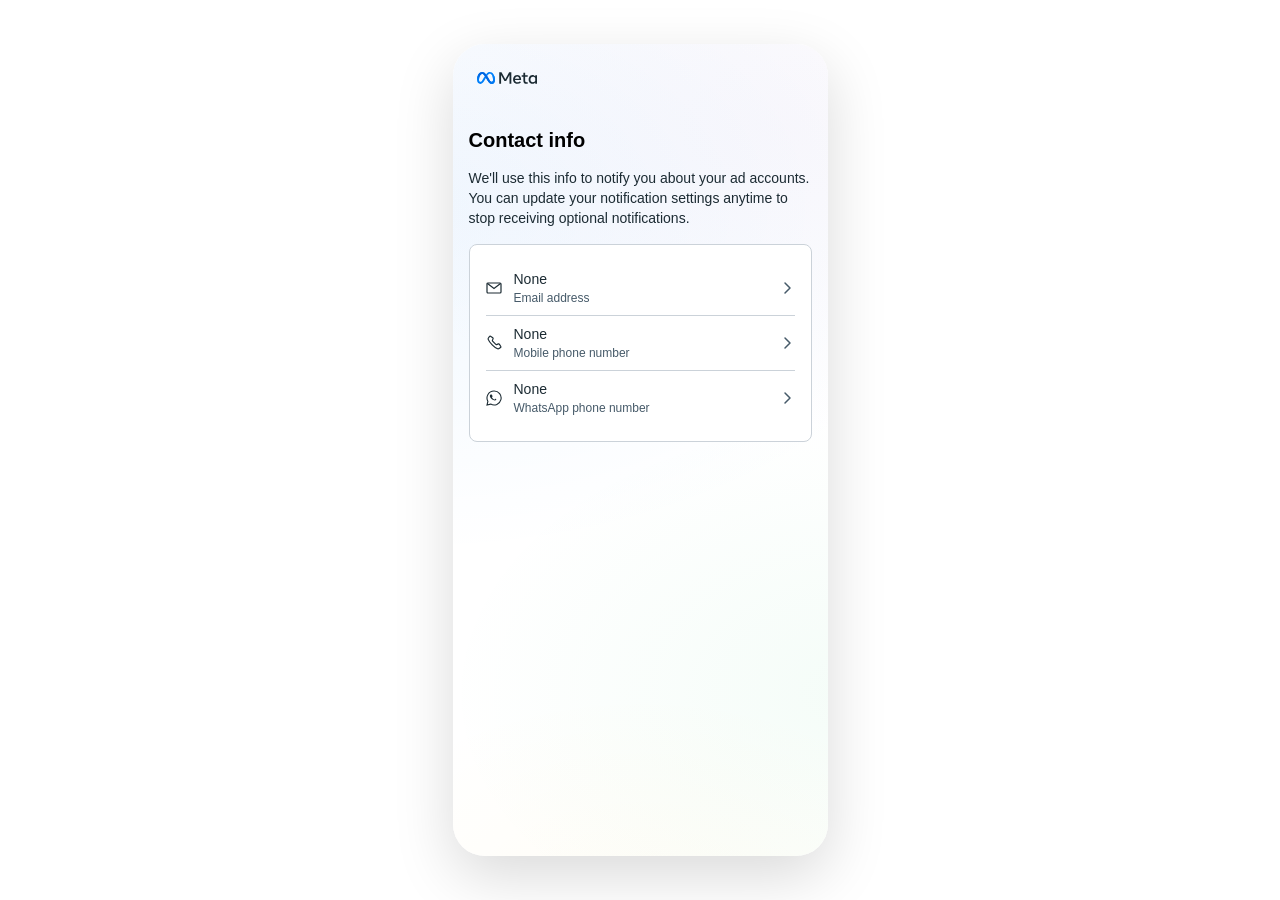
<file: case-study/mobilesite-case-study/prototype/index.html>
<!DOCTYPE html>
<html lang="en">
<head>
<meta charset="UTF-8">
<meta name="viewport" content="width=375, initial-scale=1.0, maximum-scale=1.0, user-scalable=no">
<title>Contact Info - MobileSite</title>
<link rel="stylesheet" href="styles.css">
</head>
<body>
<div id="app" class="device-frame">
  <!-- Background gradient -->
  <div class="geo-page-background"></div>

  <!-- Toast notification -->
  <div id="toast" class="geo-toast hidden">
    <div class="toast-icon">
      <svg width="16" height="16" viewBox="0 0 16 16" fill="none"><circle cx="8" cy="8" r="8" fill="#31A24C"/><path d="M6.5 10.5L4 8l-.7.7L6.5 12l7-7-.7-.7L6.5 10.5z" fill="#fff"/></svg>
    </div>
    <span id="toast-text" class="toast-text"></span>
  </div>

  <!-- Top Bar -->
  <div class="top-bar">
    <div class="sidebar-top-menu">
      <svg class="meta-logo" width="60" height="12" viewBox="0 0 60 12" fill="none" xmlns="http://www.w3.org/2000/svg">
        <g clip-path="url(#clip0)">
          <path d="M22.261 0.361084H24.5055L28.3218 7.23864L32.1382 0.361084H34.3338V11.6621H32.5021V3.00048L29.1565 8.99772H27.4383L24.0927 3.00036V11.662H22.261V0.361084ZM40.3537 11.8643C39.5058 11.8643 38.7594 11.6765 38.1172 11.3034C37.4749 10.929 36.9739 10.4113 36.6138 9.74916C36.2551 9.08712 36.0759 8.32896 36.0759 7.4724C36.0759 6.60672 36.2512 5.83944 36.6021 5.172C36.9528 4.50468 37.4407 3.98304 38.0645 3.606C38.6883 3.2304 39.4056 3.04116 40.2153 3.04116C41.0211 3.04116 41.7133 3.2316 42.2935 3.60996C42.8752 3.98964 43.3222 4.52172 43.6348 5.20488C43.9486 5.88804 44.1055 6.6894 44.1055 7.6104V8.11092H37.8904C38.0038 8.79936 38.2834 9.34188 38.7291 9.7374C39.1749 10.1328 39.7379 10.3298 40.4184 10.3298C40.9643 10.3298 41.4337 10.2498 41.8281 10.0882C42.2224 9.92652 42.5929 9.6822 42.9384 9.35376L43.9103 10.5401C42.9437 11.4229 41.7582 11.8643 40.3537 11.8643ZM41.6909 5.16024C41.3071 4.77 40.8047 4.5756 40.1837 4.5756C39.5783 4.5756 39.072 4.77396 38.6645 5.172C38.2557 5.57016 37.9985 6.10608 37.8904 6.7788H42.3463C42.2922 6.09036 42.0733 5.55036 41.6909 5.16024ZM46.3816 4.73592H44.6963V3.24348H46.3816V0.773524H48.1474V3.24348H50.7083V4.73592H48.1474V8.52216C48.1474 9.15144 48.2555 9.60072 48.4717 9.87012C48.6881 10.1394 49.0573 10.2733 49.5821 10.2733C49.8143 10.2733 50.0107 10.2642 50.173 10.2457C50.352 10.224 50.5305 10.1982 50.7083 10.1683V11.6462C50.5079 11.7054 50.2824 11.754 50.0319 11.7908C49.78 11.8289 49.5175 11.8472 49.2419 11.8472C47.3351 11.8472 46.3816 10.8094 46.3816 8.7324V4.73592ZM60 11.6621H58.2672V10.4837C57.9587 10.925 57.567 11.2652 57.0923 11.5044C56.6161 11.7436 56.0769 11.8644 55.4716 11.8644C54.7265 11.8644 54.0658 11.6738 53.4909 11.2942C52.9145 10.9158 52.4622 10.393 52.1339 9.72948C51.8041 9.06468 51.6394 8.304 51.6394 7.44876C51.6394 6.58836 51.8068 5.82636 52.1418 5.1642C52.4767 4.50204 52.9396 3.98304 53.5303 3.606C54.1225 3.2304 54.8016 3.04116 55.5691 3.04116C56.1467 3.04116 56.665 3.15276 57.1239 3.37608C57.5766 3.59442 57.9691 3.92007 58.2672 4.32468V3.24348H60V11.6621ZM58.2342 6.18888C58.0457 5.71068 57.7463 5.33232 57.3389 5.05512C56.9314 4.77792 56.4593 4.63992 55.9252 4.63992C55.1682 4.63992 54.5669 4.89216 54.1186 5.39796C53.6701 5.90376 53.446 6.58836 53.446 7.44876C53.446 8.31456 53.6622 9.00156 54.0935 9.50748C54.526 10.0133 55.1116 10.2655 55.8527 10.2655C56.3973 10.2655 56.8839 10.1263 57.3112 9.84648C57.7371 9.56664 58.0457 9.18948 58.2342 8.71524V6.18888Z" fill="#1C2B33"/>
          <path d="M12.9199 0C11.443 0 10.4238 0.54048 9.0234 2.3922C7.6968 0.64332 6.61824 0 5.1564 0C2.22876 0 0 3.57216 0 7.84896C0 10.4216 1.45284 11.88 3.41292 11.88C5.30196 11.88 6.4452 10.296 7.42632 8.54544L8.58588 6.54624C8.69915 6.35098 8.81327 6.15622 8.92824 5.96196C9.05723 6.17806 9.18531 6.3947 9.31248 6.61188L10.472 8.58636C11.9606 11.1264 12.9751 11.88 14.694 11.88C16.6678 11.88 18.008 10.2332 18.008 7.89C18.008 3.38376 15.7078 0 12.9199 0ZM6.93288 5.57952L5.75688 7.52952C4.60548 9.44664 4.1202 9.87264 3.39648 9.87264C2.63172 9.87264 2.03136 9.23364 2.03136 7.767C2.03136 4.8258 3.4788 2.07288 5.1564 2.07288C6.02916 2.07288 6.67776 2.50608 7.80384 4.1712C7.50761 4.63696 7.21727 5.10644 6.93288 5.57952ZM14.6498 9.87264C13.8521 9.87264 13.3258 9.36468 12.2484 7.54584L11.0888 5.57952C10.754 5.01108 10.4406 4.49472 10.1432 4.02612C11.3108 2.31732 12.0142 1.86804 12.9035 1.86804C14.5976 1.86804 16.048 4.38324 16.048 7.767C16.048 9.13536 15.4805 9.87264 14.6498 9.87264Z" fill="#0180FA"/>
          <path d="M17.4757 4.32007H15.4647C15.8301 5.27479 16.048 6.45571 16.048 7.76707C16.048 9.13543 15.4805 9.87271 14.6499 9.87271H14.64V11.8798L14.6939 11.8801C16.6677 11.8801 18.0079 10.2333 18.0079 7.89007C18.0079 6.58807 17.8159 5.38003 17.4757 4.32007Z" fill="url(#paint0)"/>
          <path d="M5.04006 0.00195312C2.23566 0.0931531 0.099898 3.46899 0.00341797 7.56003H2.03382C2.09802 4.76595 3.4515 2.19783 5.04006 2.07723V0.00207313V0.00195312Z" fill="url(#paint1)"/>
          <path d="M9.02344 2.3922L9.02428 2.39112C9.31792 2.77788 9.65596 3.2586 10.1439 4.02552L10.1433 4.02612C10.4406 4.49484 10.7541 5.01108 11.0889 5.57952L12.2484 7.54584C13.3258 9.36468 13.8521 9.87264 14.6499 9.87264C14.6871 9.87264 14.7239 9.8712 14.76 9.8682V11.8794C14.7381 11.8798 14.716 11.88 14.6939 11.88C12.9752 11.88 11.9607 11.1263 10.4721 8.58636L9.31252 6.612L9.23752 6.4842L9.24004 6.48C8.95372 5.979 8.32732 4.9578 7.80328 4.17216L7.80388 4.1712L7.72948 4.062C7.5784 3.83796 7.43824 3.63756 7.32004 3.48L7.31212 3.48288C6.4714 2.38224 5.89396 2.07288 5.15644 2.07288C5.11756 2.07288 5.07868 2.07432 5.04004 2.07732V0.00192C5.07868 0.00072 5.11756 0 5.15644 0C6.61828 0 7.69684 0.6432 9.02344 2.3922Z" fill="url(#paint2)"/>
        </g>
        <defs>
          <linearGradient id="paint0" x1="14.9256" y1="11.8801" x2="19.3007" y2="7.11919" gradientUnits="userSpaceOnUse"><stop offset="0.427" stop-color="#0278F1"/><stop offset="0.917" stop-color="#0180FA"/></linearGradient>
          <linearGradient id="paint1" x1="5.04006" y1="0.592353" x2="-0.199862" y2="7.40487" gradientUnits="userSpaceOnUse"><stop offset="0.427" stop-color="#0165E0"/><stop offset="0.917" stop-color="#0180FA"/></linearGradient>
          <linearGradient id="paint2" x1="3.32128" y1="3.4452" x2="15.9532" y2="8.53416" gradientUnits="userSpaceOnUse"><stop stop-color="#0064E0"/><stop offset="0.656" stop-color="#0066E2"/><stop offset="1" stop-color="#0278F1"/></linearGradient>
          <clipPath id="clip0"><rect width="60" height="12" fill="white"/></clipPath>
        </defs>
      </svg>
    </div>
  </div>

  <!-- Page Title -->
  <div id="page-title" class="page-title">
    <h1 id="main-heading" class="heading-h1">Contact info</h1>
    <p id="main-description" class="body-text"></p>
  </div>

  <!-- Content Card -->
  <div id="content-card" class="content-card">
    <!-- Dynamic content injected by JS -->
  </div>
</div>

<script src="app.js"></script>
</body>
</html>
</file>
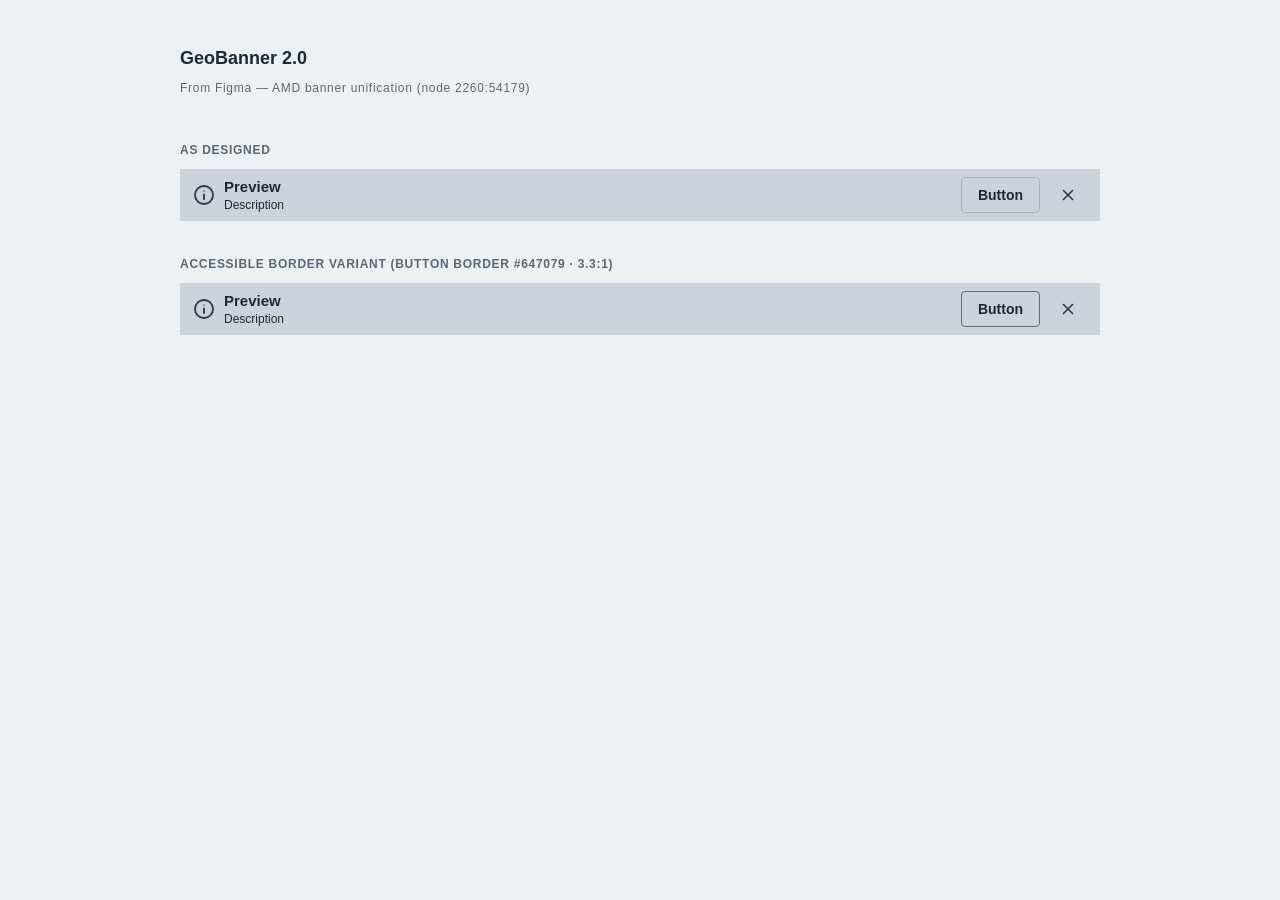
<file: geo-banner.html>
<!DOCTYPE html>
<html lang="en">
<head>
<meta charset="UTF-8"/>
<meta name="viewport" content="width=device-width, initial-scale=1.0"/>
<title>GeoBanner 2.0 — AMD Banner Unification</title>
<!--
  Implemented from Figma: H1'26 — AMD banner unification (node 2260:54179)
  Design tokens:
    Background/Background Info : #CBD2D9
    Text/Text Value           : #1C2B33   (title 15/20 bold, desc 12/16 regular)
    Icon/Icon Default         : #283943
    Border/Border Button Prim : #A7B3BF
  WCAG color check:
    #1C2B33 on #CBD2D9 = 9.41:1  ✅ AAA (text)
    #283943 on #CBD2D9 = 7.83:1  ✅ (non-text 3:1)
    #A7B3BF on #CBD2D9 = 1.42:1  ⚠ fails 3:1 (outline border) — see .geo-btn--a11y for a passing variant
-->
<style>
  :root{
    --bg-info:#CBD2D9;
    --text-value:#1C2B33;
    --icon-default:#283943;
    --border-btn:#A7B3BF;
    --border-btn-a11y:#647079;     /* ~3.3:1 on --bg-info, passes 1.4.11 */
    --sp-4:8px; --sp-5:12px; --sp-6:16px;
    --radius-3:4px;
    --font:-apple-system,BlinkMacSystemFont,"Segoe UI",Roboto,"Helvetica Neue",Arial,sans-serif;
  }
  *{box-sizing:border-box;}
  body{margin:0;font-family:var(--font);background:#eef1f4;color:var(--text-value);
    padding:48px 24px;-webkit-font-smoothing:antialiased;}
  .demo{max-width:920px;margin:0 auto;display:flex;flex-direction:column;gap:24px;}
  .demo h1{font-size:18px;margin:0 0 4px;}
  .demo .label{font-size:12px;color:#5c6770;text-transform:uppercase;letter-spacing:.06em;font-weight:600;}

  /* ---------- GeoBanner.2.0 ---------- */
  .geo-banner{display:flex;align-items:center;gap:var(--sp-4);
    background:var(--bg-info);padding:var(--sp-4) var(--sp-5);width:100%;}
  .geo-banner__main{display:flex;flex:1 1 0;gap:var(--sp-4);align-items:center;min-width:0;}
  .geo-banner__icon{flex-shrink:0;width:24px;height:24px;color:var(--icon-default);}
  .geo-banner__icon svg{display:block;width:24px;height:24px;}
  .geo-banner__text{display:flex;flex-direction:column;min-width:0;}
  .geo-banner__title{margin:0;font-size:15px;line-height:20px;font-weight:700;color:var(--text-value);
    word-break:break-word;}
  .geo-banner__desc{margin:0;font-size:12px;line-height:16px;font-weight:400;color:var(--text-value);
    word-break:break-word;}
  .geo-banner__actions{display:flex;gap:8px;align-items:stretch;flex-shrink:0;}

  /* outline button */
  .geo-btn{display:inline-flex;align-items:center;justify-content:center;gap:var(--sp-4);
    height:36px;padding:var(--sp-4) var(--sp-6);border-radius:var(--radius-3);
    border:1px solid var(--border-btn);background:transparent;color:var(--text-value);
    font-family:var(--font);font-size:14px;line-height:20px;font-weight:700;
    cursor:pointer;white-space:nowrap;transition:background .15s,border-color .15s;}
  .geo-btn:hover{background:rgba(40,57,67,.06);}
  .geo-btn:focus-visible{outline:2px solid var(--text-value);outline-offset:2px;}
  .geo-btn--a11y{border-color:var(--border-btn-a11y);}   /* AA non-text contrast */

  /* icon (close) button */
  .geo-iconbtn{display:inline-flex;align-items:center;justify-content:center;
    padding:var(--sp-4) var(--sp-5);border-radius:var(--radius-3);border:none;background:transparent;
    color:var(--icon-default);cursor:pointer;transition:background .15s;}
  .geo-iconbtn:hover{background:rgba(40,57,67,.08);}
  .geo-iconbtn:focus-visible{outline:2px solid var(--text-value);outline-offset:2px;}
  .geo-iconbtn svg{display:block;width:16px;height:16px;}
</style>
</head>
<body>
  <div class="demo">
    <div>
      <h1>GeoBanner 2.0</h1>
      <p class="label" style="text-transform:none;font-weight:400;color:#5c6770;">From Figma — AMD banner unification (node 2260:54179)</p>
    </div>

    <!-- as designed -->
    <div>
      <p class="label">As designed</p>
      <div class="geo-banner" role="status" aria-label="Preview. Description">
        <div class="geo-banner__main">
          <span class="geo-banner__icon" aria-hidden="true">
            <svg viewBox="0 0 24 24" fill="none" stroke="currentColor" stroke-width="1.8" stroke-linecap="round" stroke-linejoin="round">
              <circle cx="12" cy="12" r="9"/>
              <path d="M12 11.5v4.5"/>
              <circle cx="12" cy="8" r="0.7" fill="currentColor" stroke="none"/>
            </svg>
          </span>
          <div class="geo-banner__text">
            <p class="geo-banner__title">Preview</p>
            <p class="geo-banner__desc">Description</p>
          </div>
        </div>
        <div class="geo-banner__actions">
          <button type="button" class="geo-btn">Button</button>
          <button type="button" class="geo-iconbtn" aria-label="Dismiss">
            <svg viewBox="0 0 16 16" fill="none" stroke="currentColor" stroke-width="1.6" stroke-linecap="round">
              <path d="M3.5 3.5l9 9M12.5 3.5l-9 9"/>
            </svg>
          </button>
        </div>
      </div>
    </div>

    <!-- accessible border variant -->
    <div>
      <p class="label">Accessible border variant (button border #647079 · 3.3:1)</p>
      <div class="geo-banner" role="status" aria-label="Preview. Description">
        <div class="geo-banner__main">
          <span class="geo-banner__icon" aria-hidden="true">
            <svg viewBox="0 0 24 24" fill="none" stroke="currentColor" stroke-width="1.8" stroke-linecap="round" stroke-linejoin="round">
              <circle cx="12" cy="12" r="9"/>
              <path d="M12 11.5v4.5"/>
              <circle cx="12" cy="8" r="0.7" fill="currentColor" stroke="none"/>
            </svg>
          </span>
          <div class="geo-banner__text">
            <p class="geo-banner__title">Preview</p>
            <p class="geo-banner__desc">Description</p>
          </div>
        </div>
        <div class="geo-banner__actions">
          <button type="button" class="geo-btn geo-btn--a11y">Button</button>
          <button type="button" class="geo-iconbtn" aria-label="Dismiss">
            <svg viewBox="0 0 16 16" fill="none" stroke="currentColor" stroke-width="1.6" stroke-linecap="round">
              <path d="M3.5 3.5l9 9M12.5 3.5l-9 9"/>
            </svg>
          </button>
        </div>
      </div>
    </div>
  </div>
</body>
</html>
</file>
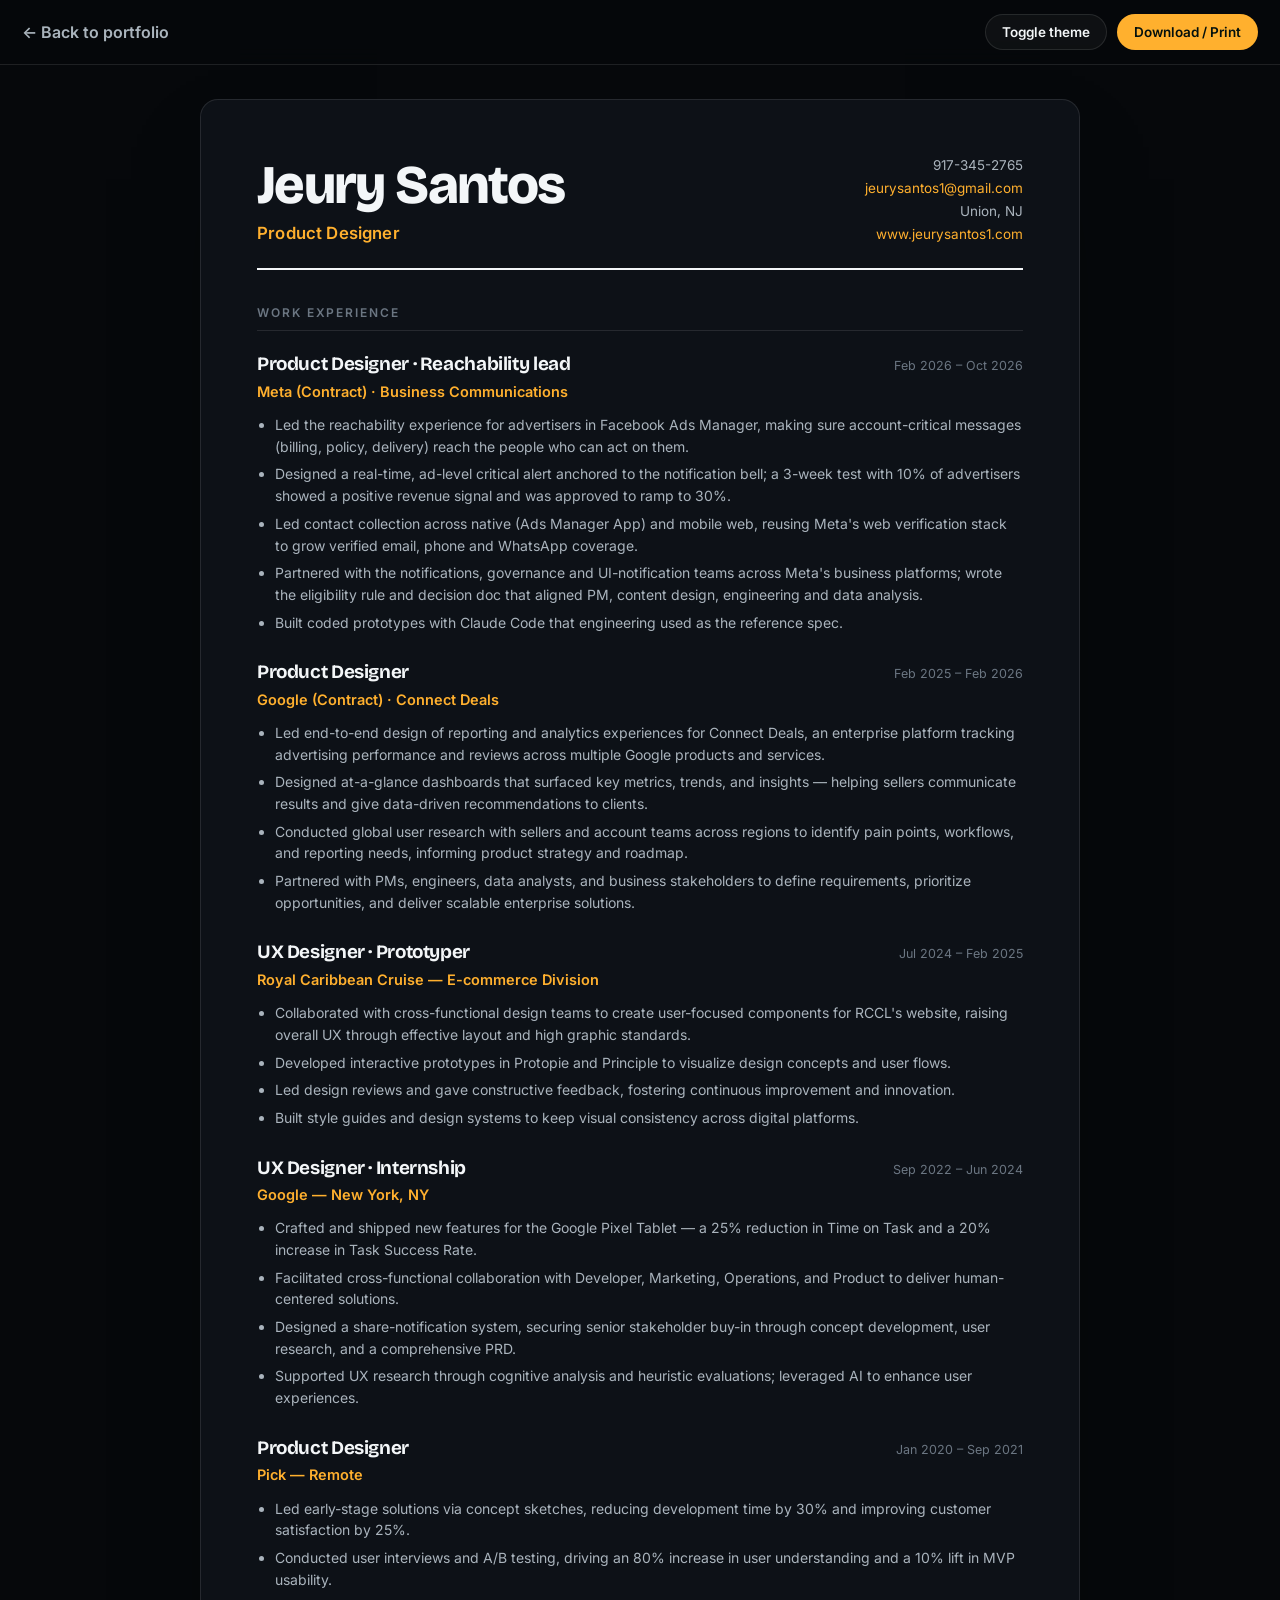
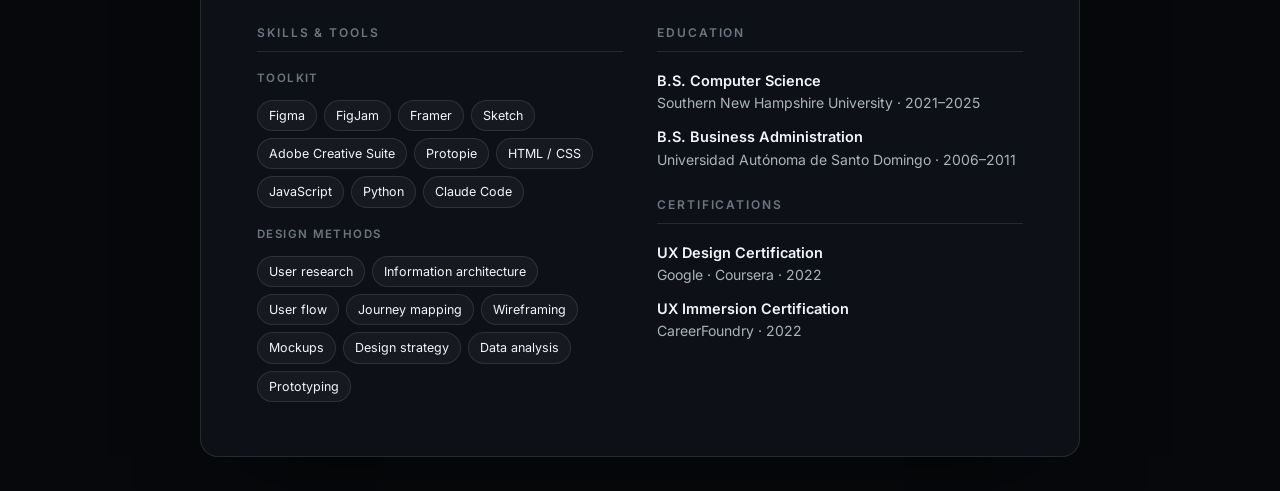
<file: resume.html>
<!DOCTYPE html>
<html lang="en" data-theme="dark">
<head>
<meta charset="UTF-8"/>
<meta name="viewport" content="width=device-width, initial-scale=1.0"/>
<title>Jeury Santos — Résumé</title>
<meta name="description" content="Résumé of Jeury Santos, Product Designer."/>
<script>(function(){try{var t=localStorage.getItem('theme')||'dark';document.documentElement.setAttribute('data-theme',t);}catch(e){document.documentElement.setAttribute('data-theme','dark');}})();</script>
<link rel="preconnect" href="https://fonts.googleapis.com">
<link rel="preconnect" href="https://fonts.gstatic.com" crossorigin>
<link href="https://fonts.googleapis.com/css2?family=Bricolage+Grotesque:opsz,wght@12..96,400..800&family=Inter:wght@400;500;600&display=swap" rel="stylesheet">
<style>
  :root{
    --accent:#ffb02e;
    --font-display:'Bricolage Grotesque',-apple-system,sans-serif;
    --font-body:'Inter',-apple-system,BlinkMacSystemFont,'Segoe UI',Roboto,sans-serif;
  }
  :root,[data-theme="dark"]{
    --bg:#06080b; --panel:#0d1117; --text:#f3f6f8; --soft:#aab4bd; --muted:#6b7682;
    --border:rgba(255,255,255,.1); --chip:rgba(255,255,255,.04); --accent-ui:#ffb02e;
  }
  [data-theme="light"]{
    --bg:#f3f6f9; --panel:#ffffff; --text:#0f1419; --soft:#414b54; --muted:#6b7682;
    --border:rgba(15,20,25,.12); --chip:rgba(15,20,25,.02); --accent-ui:#a9610a;
  }
  *{box-sizing:border-box;}
  body{margin:0;background:var(--bg);color:var(--text);font-family:var(--font-body);line-height:1.55;-webkit-font-smoothing:antialiased;
    transition:background .4s,color .4s;}
  a{color:var(--accent-ui);text-decoration:none;}
  a:hover{text-decoration:underline;}
  h1,h2,h3{font-family:var(--font-display);margin:0;letter-spacing:-.03em;line-height:1.05;}

  .bar{position:sticky;top:0;z-index:10;display:flex;align-items:center;justify-content:space-between;gap:14px;
    padding:14px 22px;background:color-mix(in srgb,var(--bg) 80%,transparent);backdrop-filter:blur(12px);border-bottom:1px solid var(--border);}
  .bar .back{font-weight:600;color:var(--soft);display:inline-flex;align-items:center;gap:8px;}
  .bar .back:hover{color:var(--text);text-decoration:none;}
  .bar .actions{display:flex;gap:10px;}
  .btn{font-family:var(--font-body);font-weight:600;font-size:13.5px;padding:9px 16px;border-radius:999px;cursor:pointer;border:1px solid var(--border);background:var(--chip);color:var(--text);transition:all .25s;}
  .btn:hover{border-color:var(--accent-ui);}
  .btn-print{background:var(--accent-ui);color:#04110d;border-color:transparent;}

  .sheet{max-width:880px;margin:34px auto;background:var(--panel);border:1px solid var(--border);border-radius:18px;
    padding:54px 56px;box-shadow:0 40px 90px -40px rgba(0,0,0,.6);}
  @media(max-width:680px){.sheet{padding:34px 26px;margin:18px;}}

  header.head{display:flex;justify-content:space-between;align-items:flex-end;flex-wrap:wrap;gap:18px;
    border-bottom:2px solid var(--text);padding-bottom:22px;}
  .head h1{font-size:clamp(2.2rem,6vw,3.4rem);font-weight:800;}
  .head .title{color:var(--accent-ui);font-weight:600;font-size:1.05rem;margin-top:6px;letter-spacing:.01em;}
  .contact{text-align:right;font-size:13.5px;color:var(--soft);line-height:1.7;}
  @media(max-width:560px){.contact{text-align:left;}}

  section.block{margin-top:34px;}
  .sechead{font-family:var(--font-body);font-size:12px;font-weight:600;letter-spacing:.16em;text-transform:uppercase;
    color:var(--muted);margin:0 0 18px;padding-bottom:8px;border-bottom:1px solid var(--border);}

  .job{margin-bottom:24px;}
  .job:last-child{margin-bottom:0;}
  .job-top{display:flex;justify-content:space-between;align-items:baseline;gap:14px;flex-wrap:wrap;}
  .job-role{font-family:var(--font-display);font-weight:700;font-size:1.18rem;color:var(--text);letter-spacing:-.02em;}
  .job-org{color:var(--accent-ui);font-weight:600;font-size:14.5px;margin-top:2px;}
  .job-when{font-size:12.5px;color:var(--muted);white-space:nowrap;}
  .job ul{margin:11px 0 0;padding-left:18px;}
  .job li{font-size:14px;color:var(--soft);margin-bottom:6px;}

  .grid2{display:grid;grid-template-columns:1fr 1fr;gap:34px;}
  @media(max-width:680px){.grid2{grid-template-columns:1fr;gap:26px;}}
  .tags{display:flex;flex-wrap:wrap;gap:7px;}
  .tags span{font-size:12.5px;color:var(--text);background:var(--chip);border:1px solid var(--border);padding:5px 11px;border-radius:999px;}
  .mini{font-size:14px;color:var(--soft);margin:0 0 12px;}
  .mini strong{display:block;color:var(--text);font-weight:600;font-size:14.5px;}
  .subhead{font-family:var(--font-body);font-size:11.5px;font-weight:600;letter-spacing:.12em;text-transform:uppercase;color:var(--muted);margin:0 0 12px;}

  @media print{
    .bar{display:none;}
    body{background:#fff;color:#111;}
    .sheet{box-shadow:none;border:none;margin:0;max-width:100%;padding:0;background:#fff;color:#111;border-radius:0;}
    a{color:#111;}
    .job-org,.title,.head .title{color:#0c7f66;}
    .sechead,.job-when,.mini,.tags span{color:#333;}
    .tags span{border-color:#ccc;background:#fff;}
  }
</style>
</head>
<body>
<div class="bar">
  <a class="back" href="index.html">← Back to portfolio</a>
  <div class="actions">
    <button class="btn" type="button" id="theme-btn">Toggle theme</button>
    <button class="btn btn-print" type="button" onclick="window.print()">Download / Print</button>
  </div>
</div>

<div class="sheet">
  <header class="head">
    <div>
      <h1>Jeury Santos</h1>
      <div class="title">Product Designer</div>
    </div>
    <div class="contact">
      917-345-2765<br>
      <a href="https://mail.google.com/mail/?view=cm&fs=1&to=jeurysantos1@gmail.com" target="_blank" rel="noopener">jeurysantos1@gmail.com</a><br>
      Union, NJ<br>
      <a href="https://www.jeurysantos1.com" target="_blank" rel="noopener">www.jeurysantos1.com</a>
    </div>
  </header>

  <section class="block">
    <p class="sechead">Work Experience</p>

    <div class="job">
      <div class="job-top">
        <div><div class="job-role">Product Designer · Reachability lead</div><div class="job-org">Meta (Contract) · Business Communications</div></div>
        <div class="job-when">Feb 2026 – Oct 2026</div>
      </div>
      <ul>
        <li>Led the reachability experience for advertisers in Facebook Ads Manager, making sure account-critical messages (billing, policy, delivery) reach the people who can act on them.</li>
        <li>Designed a real-time, ad-level critical alert anchored to the notification bell; a 3-week test with 10% of advertisers showed a positive revenue signal and was approved to ramp to 30%.</li>
        <li>Led contact collection across native (Ads Manager App) and mobile web, reusing Meta's web verification stack to grow verified email, phone and WhatsApp coverage.</li>
        <li>Partnered with the notifications, governance and UI-notification teams across Meta's business platforms; wrote the eligibility rule and decision doc that aligned PM, content design, engineering and data analysis.</li>
        <li>Built coded prototypes with Claude Code that engineering used as the reference spec.</li>
      </ul>
    </div>

    <div class="job">
      <div class="job-top">
        <div><div class="job-role">Product Designer</div><div class="job-org">Google (Contract) · Connect Deals</div></div>
        <div class="job-when">Feb 2025 – Feb 2026</div>
      </div>
      <ul>
        <li>Led end-to-end design of reporting and analytics experiences for Connect Deals, an enterprise platform tracking advertising performance and reviews across multiple Google products and services.</li>
        <li>Designed at-a-glance dashboards that surfaced key metrics, trends, and insights — helping sellers communicate results and give data-driven recommendations to clients.</li>
        <li>Conducted global user research with sellers and account teams across regions to identify pain points, workflows, and reporting needs, informing product strategy and roadmap.</li>
        <li>Partnered with PMs, engineers, data analysts, and business stakeholders to define requirements, prioritize opportunities, and deliver scalable enterprise solutions.</li>
      </ul>
    </div>

    <div class="job">
      <div class="job-top">
        <div><div class="job-role">UX Designer · Prototyper</div><div class="job-org">Royal Caribbean Cruise — E-commerce Division</div></div>
        <div class="job-when">Jul 2024 – Feb 2025</div>
      </div>
      <ul>
        <li>Collaborated with cross-functional design teams to create user-focused components for RCCL's website, raising overall UX through effective layout and high graphic standards.</li>
        <li>Developed interactive prototypes in Protopie and Principle to visualize design concepts and user flows.</li>
        <li>Led design reviews and gave constructive feedback, fostering continuous improvement and innovation.</li>
        <li>Built style guides and design systems to keep visual consistency across digital platforms.</li>
      </ul>
    </div>

    <div class="job">
      <div class="job-top">
        <div><div class="job-role">UX Designer · Internship</div><div class="job-org">Google — New York, NY</div></div>
        <div class="job-when">Sep 2022 – Jun 2024</div>
      </div>
      <ul>
        <li>Crafted and shipped new features for the Google Pixel Tablet — a 25% reduction in Time on Task and a 20% increase in Task Success Rate.</li>
        <li>Facilitated cross-functional collaboration with Developer, Marketing, Operations, and Product to deliver human-centered solutions.</li>
        <li>Designed a share-notification system, securing senior stakeholder buy-in through concept development, user research, and a comprehensive PRD.</li>
        <li>Supported UX research through cognitive analysis and heuristic evaluations; leveraged AI to enhance user experiences.</li>
      </ul>
    </div>

    <div class="job">
      <div class="job-top">
        <div><div class="job-role">Product Designer</div><div class="job-org">Pick — Remote</div></div>
        <div class="job-when">Jan 2020 – Sep 2021</div>
      </div>
      <ul>
        <li>Led early-stage solutions via concept sketches, reducing development time by 30% and improving customer satisfaction by 25%.</li>
        <li>Conducted user interviews and A/B testing, driving an 80% increase in user understanding and a 10% lift in MVP usability.</li>
      </ul>
    </div>
  </section>

  <section class="block grid2">
    <div>
      <p class="sechead">Skills &amp; Tools</p>
      <p class="subhead">Toolkit</p>
      <div class="tags"><span>Figma</span><span>FigJam</span><span>Framer</span><span>Sketch</span><span>Adobe Creative Suite</span><span>Protopie</span><span>HTML / CSS</span><span>JavaScript</span><span>Python</span><span>Claude Code</span></div>
      <p class="subhead" style="margin-top:18px;">Design Methods</p>
      <div class="tags"><span>User research</span><span>Information architecture</span><span>User flow</span><span>Journey mapping</span><span>Wireframing</span><span>Mockups</span><span>Design strategy</span><span>Data analysis</span><span>Prototyping</span></div>
    </div>
    <div>
      <p class="sechead">Education</p>
      <p class="mini"><strong>B.S. Computer Science</strong>Southern New Hampshire University · 2021–2025</p>
      <p class="mini"><strong>B.S. Business Administration</strong>Universidad Autónoma de Santo Domingo · 2006–2011</p>
      <p class="sechead" style="margin-top:26px;">Certifications</p>
      <p class="mini"><strong>UX Design Certification</strong>Google · Coursera · 2022</p>
      <p class="mini"><strong>UX Immersion Certification</strong>CareerFoundry · 2022</p>
    </div>
  </section>
</div>

<script>
  document.getElementById('theme-btn').addEventListener('click', function(){
    var root = document.documentElement;
    var next = root.getAttribute('data-theme') === 'light' ? 'dark' : 'light';
    root.setAttribute('data-theme', next);
    try{ localStorage.setItem('theme', next); }catch(e){}
  });
</script>
</body>
</html>
</file>
<file: agent/agent.css>
/* ============================================================
   jeury.agent — a tiny chat-style AI-persona widget
   ============================================================ */
:root{
  --ja-accent:#ffb02e;
  --ja-accent2:#ff7a45;
  --ja-ink:#f3f6f8;
  --ja-soft:#aab4bd;
  --ja-green:#46e08f;
  --ja-font:'Inter',-apple-system,BlinkMacSystemFont,'Segoe UI',Roboto,Helvetica,Arial,sans-serif;
  --ja-font-hand:'Caveat',cursive;
}

/* ---------- Floating dock (used only when renderDock:true) ---------- */
.ja-dock{position:fixed;right:24px;bottom:24px;z-index:9990;display:flex;flex-direction:column-reverse;gap:10px;}
.ja-dock-btn{position:relative;width:54px;height:54px;border-radius:50%;border:1px solid rgba(255,255,255,.14);
  background:rgba(14,17,22,.82);-webkit-backdrop-filter:blur(14px);backdrop-filter:blur(14px);color:var(--ja-accent);
  display:grid;place-items:center;cursor:pointer;box-shadow:0 14px 34px -12px rgba(0,0,0,.6);transition:transform .25s,box-shadow .25s;}
.ja-dock-btn:hover{transform:translateY(-3px);box-shadow:0 18px 40px -12px rgba(255,176,46,.4);}
.ja-dock-btn svg{width:22px;height:22px;fill:none;stroke:currentColor;stroke-width:1.7;}
.ja-dock-btn.ja-active{background:linear-gradient(135deg,var(--ja-accent),var(--ja-accent2));color:#04110d;border-color:transparent;}
.ja-dock-btn.ja-nudge{animation:janudge 1s ease;}
@keyframes janudge{0%,100%{transform:none;}30%{transform:translateY(-9px);}60%{transform:translateY(-3px);}}
.ja-tip{position:absolute;right:66px;top:50%;transform:translateY(-50%) translateX(6px);background:#0d1117;color:#fff;font-size:12px;
  font-weight:500;padding:7px 11px;border-radius:9px;white-space:nowrap;border:1px solid rgba(255,255,255,.12);
  box-shadow:0 10px 24px -10px rgba(0,0,0,.6);opacity:0;pointer-events:none;transition:opacity .2s,transform .2s;}
.ja-dock-btn:hover .ja-tip{opacity:1;transform:translateY(-50%) translateX(0);}

/* ---------- Chat panel ---------- */
.ja-panel{position:fixed;z-index:9991;left:50%;bottom:92px;width:360px;max-width:calc(100vw - 28px);margin-left:-180px;
  display:flex;flex-direction:column;border-radius:20px;overflow:hidden;
  background:rgba(13,16,21,.86);-webkit-backdrop-filter:blur(24px) saturate(1.4);backdrop-filter:blur(24px) saturate(1.4);
  border:1px solid rgba(255,255,255,.12);box-shadow:0 36px 90px -34px rgba(0,0,0,.85),inset 0 1px 0 rgba(255,255,255,.07);
  font-family:var(--ja-font);opacity:0;pointer-events:none;transform:translateY(16px) scale(.96);transform-origin:bottom center;
  transition:transform .42s cubic-bezier(.34,1.45,.6,1),opacity .3s ease;}
.ja-panel.ja-open{opacity:1;pointer-events:auto;transform:none;}
@media(max-width:480px){.ja-panel{left:14px;right:14px;width:auto;margin-left:0;bottom:84px;}}

.ja-head{display:flex;align-items:center;gap:9px;padding:14px 16px;border-bottom:1px solid rgba(255,255,255,.08);}
.ja-ava{width:30px;height:30px;border-radius:9px;display:grid;place-items:center;font-size:15px;flex-shrink:0;
  background:linear-gradient(135deg,var(--ja-accent),var(--ja-accent2));color:#04110d;box-shadow:0 0 16px rgba(255,176,46,.4);}
.ja-htext{display:flex;flex-direction:column;line-height:1.2;}
.ja-title{font-weight:600;color:#fff;font-size:14px;}
.ja-status{font-size:11px;color:var(--ja-green);display:flex;align-items:center;gap:5px;}
.ja-status::before{content:"";width:6px;height:6px;border-radius:50%;background:var(--ja-green);box-shadow:0 0 8px var(--ja-green);}
.ja-close{margin-left:auto;background:none;border:none;color:var(--ja-soft);font-size:22px;line-height:1;cursor:pointer;padding:0 4px;transition:color .2s;}
.ja-close:hover{color:#fff;}

.ja-thread{flex:1;overflow-y:auto;padding:16px;display:flex;flex-direction:column;gap:10px;max-height:320px;min-height:140px;
  scrollbar-width:thin;scrollbar-color:rgba(255,255,255,.2) transparent;}
.ja-thread::-webkit-scrollbar{width:6px;}
.ja-thread::-webkit-scrollbar-thumb{background:rgba(255,255,255,.18);border-radius:6px;}
.ja-bubble{max-width:85%;padding:10px 13px;font-size:13.5px;line-height:1.5;border-radius:15px;word-wrap:break-word;animation:jabub .3s ease;}
@keyframes jabub{from{opacity:0;transform:translateY(6px);}to{opacity:1;transform:none;}}
.ja-bubble.bot{align-self:flex-start;background:rgba(255,255,255,.06);color:#e9eef2;border-bottom-left-radius:5px;}
.ja-bubble.bot a{color:var(--ja-accent);}
.ja-bubble.user{align-self:flex-end;background:linear-gradient(120deg,var(--ja-accent),var(--ja-accent2));color:#1a1205;font-weight:500;border-bottom-right-radius:5px;}
.ja-cursor{display:inline-block;width:7px;height:14px;background:var(--ja-accent);margin-left:1px;border-radius:1px;vertical-align:-2px;animation:jablink 1s steps(2) infinite;}
@keyframes jablink{50%{opacity:0;}}

.ja-chips{display:flex;flex-wrap:wrap;gap:6px;padding:2px 14px 12px;}
.ja-chip{font-family:var(--ja-font);font-size:12px;color:var(--ja-accent);background:rgba(255,176,46,.1);
  border:1px solid rgba(255,176,46,.32);padding:7px 12px;border-radius:999px;cursor:pointer;transition:background .2s,transform .2s;}
.ja-chip:hover{background:rgba(255,176,46,.2);transform:translateY(-1px);}

.ja-input-row{display:flex;gap:8px;padding:12px 14px;border-top:1px solid rgba(255,255,255,.08);background:rgba(255,255,255,.02);}
.ja-input{flex:1;min-width:0;min-height:44px;background:rgba(255,255,255,.06);border:1px solid rgba(255,255,255,.14);border-radius:999px;
  padding:11px 16px;color:#fff;font-size:13.5px;font-family:var(--ja-font);outline:none;transition:border-color .2s,box-shadow .2s;}
.ja-input:focus{border-color:var(--ja-accent);box-shadow:0 0 0 3px rgba(255,176,46,.18);}
.ja-input::placeholder{color:#6b7682;}
.ja-send{flex-shrink:0;width:44px;height:44px;border-radius:50%;border:none;cursor:pointer;font-size:17px;font-weight:700;color:#04110d;
  background:linear-gradient(120deg,var(--ja-accent),var(--ja-accent2));transition:transform .2s,box-shadow .2s;}
.ja-send:hover{transform:translateY(-1px);box-shadow:0 10px 26px -8px rgba(255,176,46,.55);}

@media(prefers-reduced-motion:reduce){.ja-panel,.ja-bubble,.ja-dock-btn{transition:none;animation:none;}.ja-cursor{animation:none;}}
</file>
<file: case-study/mobilesite-case-study/prototype/styles.css>
/* ============================================
   Geo Design System Tokens
   Extracted from Figma: H1-26 MobileSite Contact Collection
   ============================================ */

:root {
  /* Colors */
  --color-primary: #0180fa;
  --color-primary-dark: #0a78be;
  --color-primary-light: #c3dcf5;
  --color-text-primary: #1c2b33;
  --color-text-heading: #000000;
  --color-text-secondary: #465a69;
  --color-text-subtle: #283943;
  --color-border: #cbd2d9;
  --color-surface: #ffffff;
  --color-disabled-bg: #c3dcf5;
  --color-success: #31a24c;
  --color-success-bg: #e6f4ea;
  --color-error: #dc3545;
  --color-toast-bg: #1c2b33;

  /* Typography */
  --font-primary: 'Optimistic Text', -apple-system, BlinkMacSystemFont, 'Segoe UI', Roboto, sans-serif;
  --font-heading: 'Optimistic Text', -apple-system, BlinkMacSystemFont, 'Segoe UI', Roboto, sans-serif;

  /* Font Sizes */
  --text-xs: 12px;
  --text-sm: 14px;
  --text-md: 16px;
  --text-lg: 20px;

  /* Font Weights */
  --weight-regular: 400;
  --weight-medium: 500;
  --weight-bold: 700;

  /* Spacing */
  --space-xs: 4px;
  --space-sm: 8px;
  --space-md: 12px;
  --space-base: 16px;
  --space-lg: 18px;
  --space-xl: 20px;

  /* Radii */
  --radius-sm: 4px;
  --radius-md: 6px;
  --radius-lg: 8px;
  --radius-full: 32px;

  /* Sizing */
  --device-width: 375px;
  --device-height: 812px;
}

/* ============================================
   Reset & Base
   ============================================ */

* {
  margin: 0;
  padding: 0;
  box-sizing: border-box;
  -webkit-tap-highlight-color: transparent;
}

body {
  display: flex;
  justify-content: center;
  align-items: center;
  min-height: 100vh;
  background: transparent;
  font-family: var(--font-primary);
  color: var(--color-text-primary);
}

/* ============================================
   Device Frame
   ============================================ */

.device-frame {
  position: relative;
  width: 375px;
  height: 812px;
  background: var(--color-surface);
  border-radius: var(--radius-full);
  overflow: hidden;
  box-shadow: 0 20px 60px rgba(0,0,0,0.15);
  flex-shrink: 0;
}

/* ============================================
   Background Gradient (GeoPageBackground)
   ============================================ */

.geo-page-background {
  position: absolute;
  top: 0;
  left: 0;
  width: 100%;
  height: 100%;
  background:
    radial-gradient(ellipse 800px 500px at -10% 20%, rgba(1, 128, 250, 0.06) 0%, transparent 70%),
    radial-gradient(ellipse 600px 400px at 110% 80%, rgba(46, 204, 113, 0.05) 0%, transparent 70%),
    radial-gradient(ellipse 500px 350px at 50% 110%, rgba(255, 193, 7, 0.04) 0%, transparent 70%),
    radial-gradient(ellipse 700px 450px at 90% 10%, rgba(155, 89, 182, 0.04) 0%, transparent 70%),
    #ffffff;
  pointer-events: none;
  z-index: 0;
}

/* ============================================
   Top Bar (.GeoSidebarTopMenu)
   ============================================ */

.top-bar {
  position: relative;
  z-index: 1;
  padding: 16px;
  padding-top: 15px;
  height: 68px;
  display: flex;
  align-items: center;
}

.sidebar-top-menu {
  display: flex;
  align-items: center;
  height: 36px;
  padding: 0 8px;
}

.meta-logo {
  height: 12px;
}

/* ============================================
   Page Title
   ============================================ */

.page-title {
  position: relative;
  z-index: 1;
  padding: 16px;
  display: flex;
  flex-direction: column;
  gap: 16px;
}

.heading-h1 {
  font-family: var(--font-heading);
  font-size: var(--text-lg);
  font-weight: var(--weight-bold);
  color: var(--color-text-heading);
  line-height: 1.2;
}

.body-text {
  font-family: var(--font-primary);
  font-size: var(--text-sm);
  font-weight: var(--weight-regular);
  color: var(--color-text-primary);
  line-height: 1.43;
}

/* ============================================
   Content Card
   ============================================ */

.content-card {
  position: relative;
  z-index: 1;
  margin: 0 16px;
  background: var(--color-surface);
  border: 1px solid var(--color-border);
  border-radius: var(--radius-lg);
  padding: 16px;
  transition: all 0.3s ease;
}

/* ============================================
   Channel List (Landing & Completion screens)
   ============================================ */

.channel-list {
  display: flex;
  flex-direction: column;
}

.channel-item {
  display: flex;
  align-items: center;
  padding: 8px 0;
  cursor: pointer;
  min-height: 52px;
  transition: background 0.15s;
  border-radius: var(--radius-sm);
}

.channel-item:hover {
  background: rgba(0,0,0,0.02);
}

.channel-item:active {
  background: rgba(0,0,0,0.05);
}

.channel-icon {
  width: 16px;
  height: 16px;
  margin-right: 12px;
  flex-shrink: 0;
  color: var(--color-text-primary);
}

.channel-info {
  flex: 1;
  min-width: 0;
}

.channel-label {
  font-size: var(--text-sm);
  font-weight: var(--weight-regular);
  color: var(--color-text-primary);
  line-height: 1.43;
}

.channel-description {
  font-size: var(--text-xs);
  font-weight: var(--weight-regular);
  color: var(--color-text-secondary);
  line-height: 1.33;
  margin-top: 2px;
}

.channel-chevron {
  width: 16px;
  height: 16px;
  flex-shrink: 0;
  color: var(--color-text-secondary);
  margin-left: 8px;
}

.channel-check {
  width: 16px;
  height: 16px;
  flex-shrink: 0;
  margin-left: 8px;
  color: var(--color-success);
}

.geo-divider {
  height: 1px;
  background: var(--color-border);
  margin: 0;
}

.geo-divider-short {
  height: 1px;
  background: var(--color-border);
  width: 172px;
  margin: 0 auto;
}

/* ============================================
   Form Card (Channel Input screens)
   ============================================ */

.form-card {
  display: flex;
  flex-direction: column;
  gap: 20px;
  padding: 16px 0 0 0;
}

/* Channel Header */
.channel-header {
  display: flex;
  flex-direction: column;
  gap: 8px;
}

.channel-toggle {
  display: flex;
  align-items: center;
  gap: 0;
}

.back-button {
  width: 30px;
  height: 36px;
  display: flex;
  align-items: center;
  justify-content: center;
  background: transparent;
  border: none;
  border-radius: var(--radius-sm);
  cursor: pointer;
  flex-shrink: 0;
  transition: background 0.15s;
}

.back-button:hover {
  background: rgba(0,0,0,0.05);
}

.back-button:active {
  background: rgba(0,0,0,0.1);
}

.back-button svg {
  width: 16px;
  height: 16px;
  color: var(--color-text-heading);
}

.channel-title {
  font-size: var(--text-md);
  font-weight: var(--weight-bold);
  color: var(--color-text-heading);
  line-height: 1.25;
  flex: 1;
}

.channel-subtitle {
  font-size: var(--text-sm);
  font-weight: var(--weight-regular);
  color: var(--color-text-primary);
  line-height: 1.43;
}

/* ============================================
   Input Field (GeoTextInput)
   ============================================ */

.input-group {
  display: flex;
  flex-direction: column;
  gap: 0;
}

.input-label {
  font-size: var(--text-sm);
  font-weight: var(--weight-bold);
  color: var(--color-text-primary);
  line-height: 1.43;
  padding: 4px 0;
  margin-bottom: 0;
}

.input-wrapper {
  position: relative;
  height: 36px;
}

.geo-input {
  width: 100%;
  height: 36px;
  padding: 8px 12px;
  font-family: var(--font-primary);
  font-size: var(--text-sm);
  font-weight: var(--weight-regular);
  color: var(--color-text-primary);
  background: var(--color-surface);
  border: 1px solid var(--color-border);
  border-radius: var(--radius-sm);
  outline: none;
  transition: border-color 0.2s, box-shadow 0.2s;
}

.geo-input::placeholder {
  color: var(--color-text-secondary);
}

.geo-input:focus {
  border-color: var(--color-primary);
  box-shadow: 0 0 0 1px var(--color-primary);
}

.geo-input.error {
  border-color: var(--color-error);
  box-shadow: 0 0 0 1px var(--color-error);
}

.input-error {
  font-size: var(--text-xs);
  color: var(--color-error);
  margin-top: 4px;
  display: none;
}

.input-error.visible {
  display: block;
}

/* ============================================
   Checkbox (GeoCheckboxListItem)
   ============================================ */

.checkbox-item {
  display: flex;
  align-items: flex-start;
  gap: 8px;
  padding: 0;
}

.geo-checkbox {
  width: 24px;
  height: 24px;
  flex-shrink: 0;
  appearance: none;
  -webkit-appearance: none;
  border: 1px solid var(--color-border);
  border-radius: var(--radius-sm);
  background: var(--color-surface);
  cursor: pointer;
  position: relative;
  transition: all 0.15s;
}

.geo-checkbox:checked {
  background: var(--color-primary);
  border-color: var(--color-primary);
}

.geo-checkbox:checked::after {
  content: '';
  position: absolute;
  top: 5px;
  left: 8px;
  width: 5px;
  height: 10px;
  border: solid white;
  border-width: 0 2px 2px 0;
  transform: rotate(45deg);
}

.checkbox-label {
  font-size: var(--text-sm);
  font-weight: var(--weight-regular);
  color: var(--color-text-heading);
  line-height: 1.43;
  cursor: pointer;
}

/* ============================================
   Link (GeoLink)
   ============================================ */

.geo-link {
  font-size: var(--text-sm);
  font-weight: var(--weight-regular);
  color: var(--color-primary-dark);
  text-decoration: none;
  cursor: pointer;
  padding: 10px 0;
  display: inline-block;
  transition: opacity 0.15s;
}

.geo-link:hover {
  opacity: 0.8;
}

/* ============================================
   Privacy Text
   ============================================ */

.privacy-text {
  font-size: var(--text-sm);
  font-weight: var(--weight-regular);
  color: var(--color-text-primary);
  line-height: 1.43;
  padding: 0;
}

.privacy-text a {
  color: var(--color-primary-dark);
  text-decoration: none;
}

/* ============================================
   Buttons (GeoToggleButton)
   ============================================ */

.button-group {
  display: flex;
  flex-direction: column;
  gap: 8px;
}

.geo-button {
  height: 36px;
  border-radius: var(--radius-sm);
  font-family: var(--font-primary);
  font-size: var(--text-sm);
  font-weight: var(--weight-medium);
  border: none;
  cursor: pointer;
  display: flex;
  align-items: center;
  justify-content: center;
  padding: 8px 16px;
  transition: all 0.15s;
  width: 100%;
}

.geo-button:active {
  transform: scale(0.98);
}

.geo-button-primary {
  background: var(--color-primary);
  color: var(--color-surface);
}

.geo-button-primary:hover {
  background: #006fdd;
}

.geo-button-primary:disabled {
  background: var(--color-disabled-bg);
  color: var(--color-surface);
  cursor: not-allowed;
}

.geo-button-primary:disabled:active {
  transform: none;
}

.geo-button-secondary {
  background: transparent;
  color: var(--color-text-primary);
  border: none;
}

.geo-button-secondary:hover {
  background: rgba(0,0,0,0.03);
}

.geo-button-loading {
  position: relative;
  pointer-events: none;
}

.geo-button-loading::after {
  content: '';
  width: 16px;
  height: 16px;
  border: 2px solid rgba(255,255,255,0.3);
  border-top-color: white;
  border-radius: 50%;
  animation: spin 0.6s linear infinite;
  margin-left: 8px;
}

@keyframes spin {
  to { transform: rotate(360deg); }
}

/* ============================================
   Toast (GeoToast)
   ============================================ */

.geo-toast {
  position: absolute;
  bottom: 45px;
  left: 16px;
  right: 16px;
  background: var(--color-toast-bg);
  border-radius: var(--radius-lg);
  padding: 16px;
  display: flex;
  align-items: center;
  gap: 12px;
  z-index: 100;
  transform: translateY(0);
  opacity: 1;
  transition: transform 0.3s ease, opacity 0.3s ease;
}

.geo-toast.hidden {
  transform: translateY(20px);
  opacity: 0;
  pointer-events: none;
}

.toast-icon {
  flex-shrink: 0;
}

.toast-text {
  font-size: var(--text-sm);
  font-weight: var(--weight-regular);
  color: var(--color-surface);
  line-height: 1.43;
}

/* ============================================
   Animations
   ============================================ */

.fade-in {
  animation: fadeIn 0.25s ease;
}

@keyframes fadeIn {
  from { opacity: 0; transform: translateY(8px); }
  to { opacity: 1; transform: translateY(0); }
}

.slide-in-right {
  animation: slideInRight 0.3s ease;
}

@keyframes slideInRight {
  from { opacity: 0; transform: translateX(20px); }
  to { opacity: 1; transform: translateX(0); }
}

.slide-in-left {
  animation: slideInLeft 0.3s ease;
}

@keyframes slideInLeft {
  from { opacity: 0; transform: translateX(-20px); }
  to { opacity: 1; transform: translateX(0); }
}
</file>
